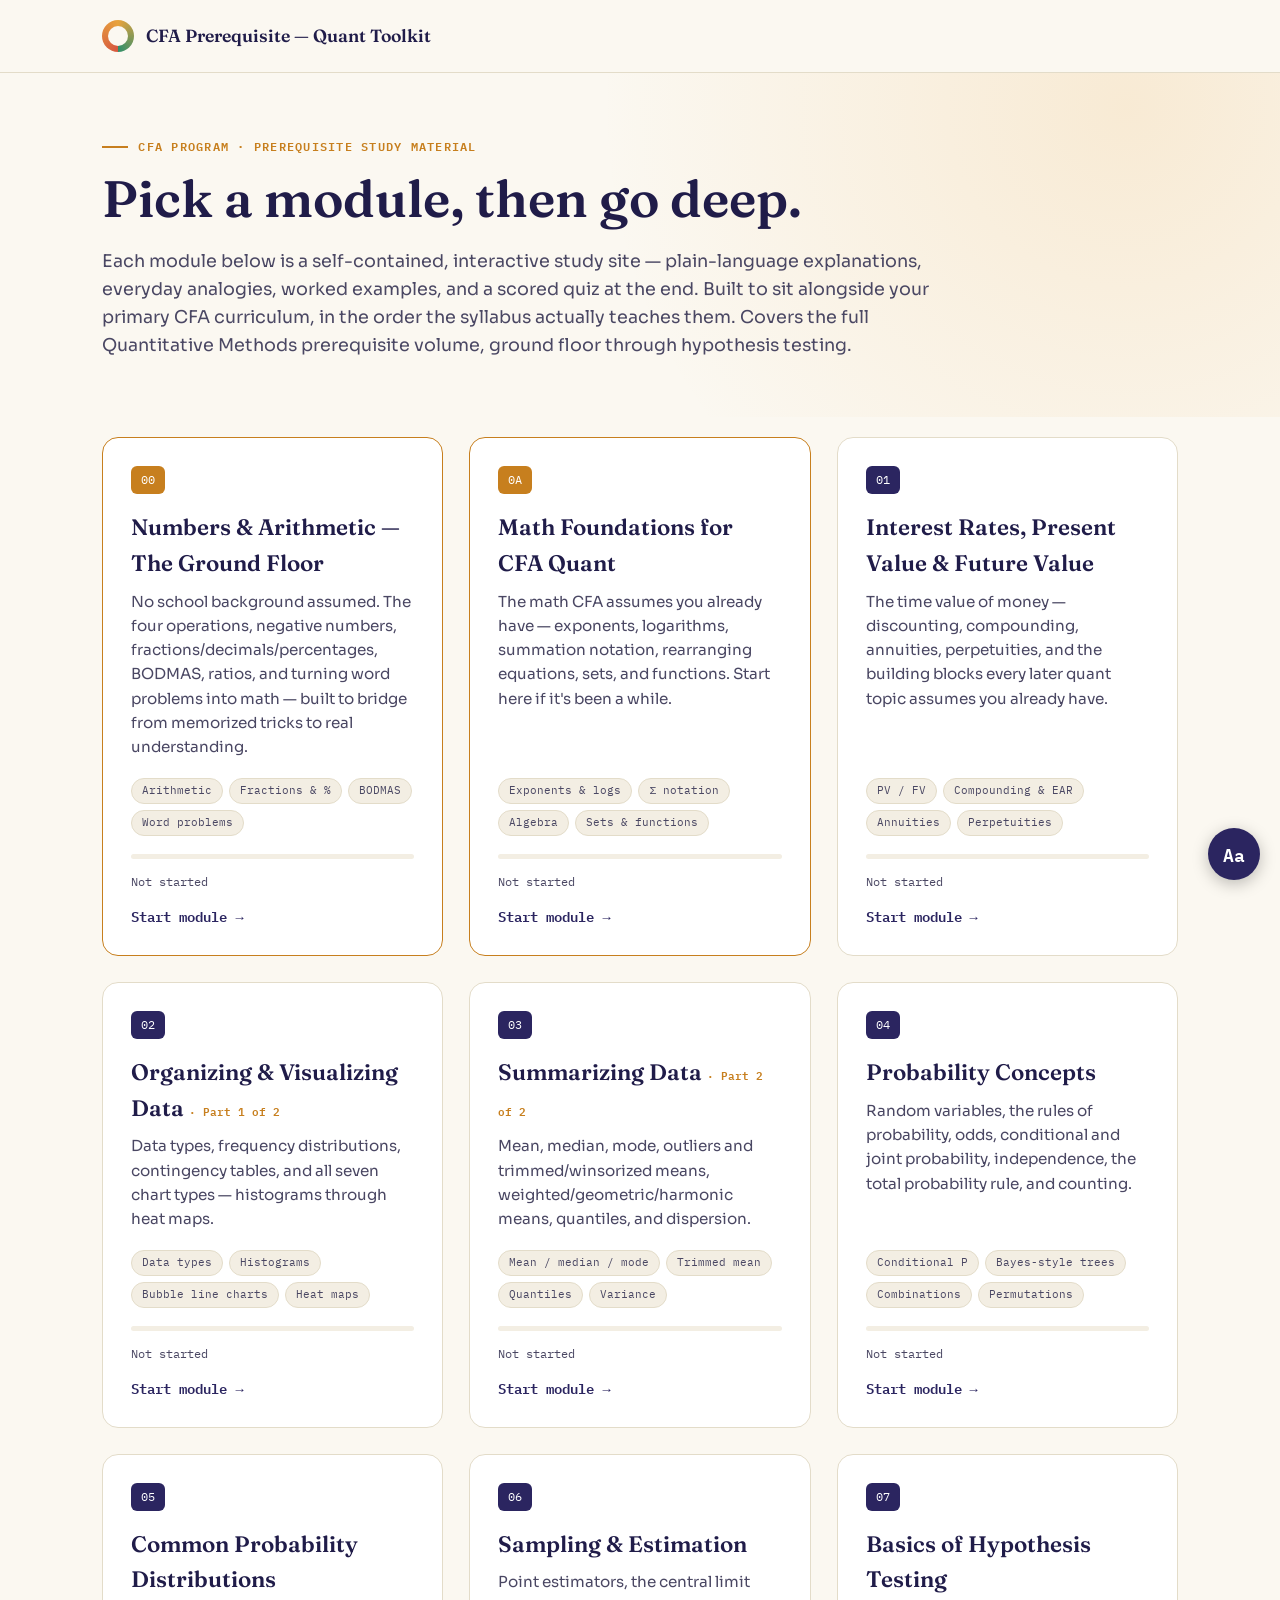
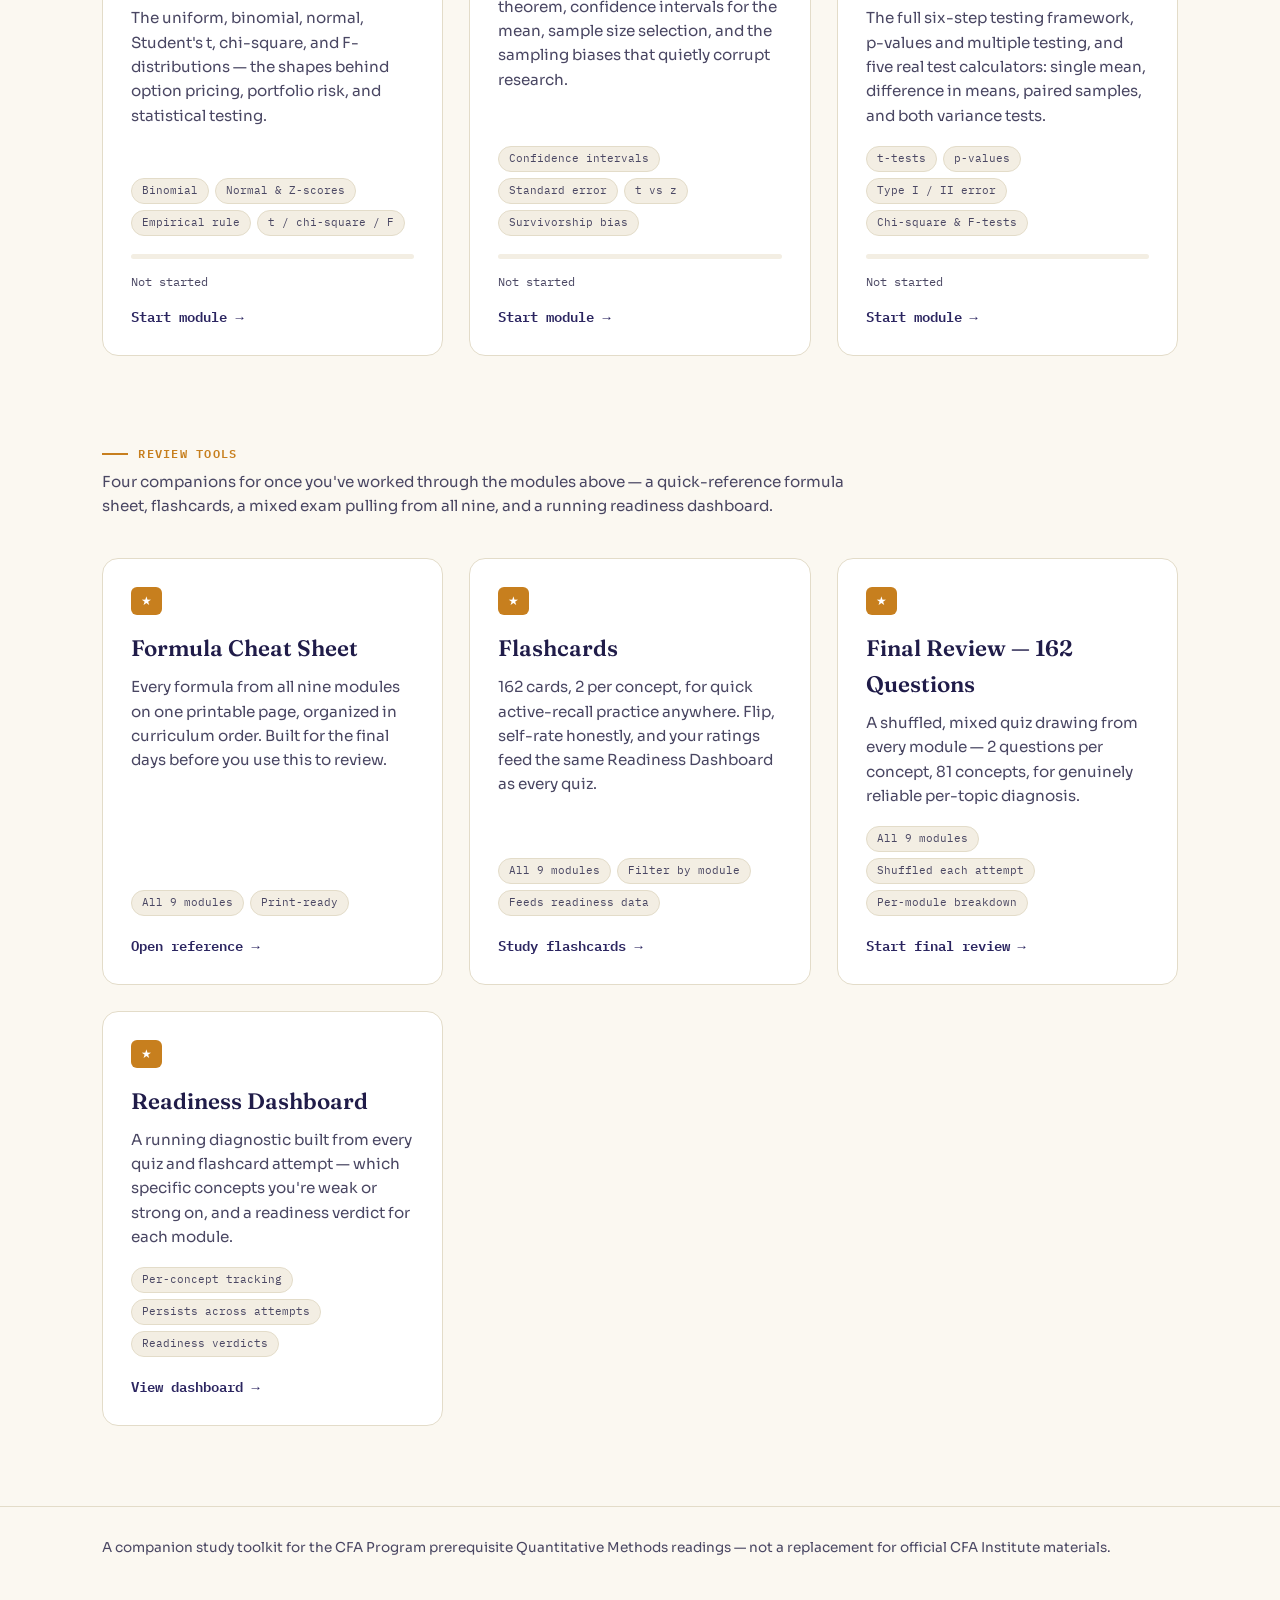
<file: index.html>
<!DOCTYPE html>
<html lang="en">
<head>
<meta charset="UTF-8">
<meta name="viewport" content="width=device-width, initial-scale=1.0">
<title>CFA Prerequisite · Quantitative Methods — Course Home</title>
<link rel="stylesheet" href="hub.css">
</head>
<body>

<div class="topbar">
  <span class="brand-mark"></span>
  <span class="brand-name">CFA Prerequisite — Quant Toolkit</span>
</div>

<header class="hub-hero">
  <div class="eyebrow">CFA Program · Prerequisite Study Material</div>
  <h1>Pick a module, then go deep.</h1>
  <p>Each module below is a self-contained, interactive study site — plain-language explanations, everyday analogies, worked examples, and a scored quiz at the end. Built to sit alongside your primary CFA curriculum, in the order the syllabus actually teaches them. Covers the full Quantitative Methods prerequisite volume, ground floor through hypothesis testing.</p>
</header>

<div class="cards">

  <a class="card" href="arithmetic/index.html" style="border-color:var(--amber-deep); border-width:1.5px;">
    <span class="card-num" style="background:var(--amber-deep);">00</span>
    <h2>Numbers &amp; Arithmetic — The Ground Floor</h2>
    <p>No school background assumed. The four operations, negative numbers, fractions/decimals/percentages, BODMAS, ratios, and turning word problems into math — built to bridge from memorized tricks to real understanding.</p>
    <div class="card-topics">
      <span>Arithmetic</span><span>Fractions &amp; %</span><span>BODMAS</span><span>Word problems</span>
    </div>
    <div class="card-progress-track"><div class="card-progress-fill" id="progress-arithmetic"></div></div>
    <div class="card-status" id="status-arithmetic">Not started</div>
    <div class="card-cta">Start module →</div>
  </a>

  <a class="card" href="foundations/index.html" style="border-color:var(--amber-deep); border-width:1.5px;">
    <span class="card-num" style="background:var(--amber-deep);">0A</span>
    <h2>Math Foundations for CFA Quant</h2>
    <p>The math CFA assumes you already have — exponents, logarithms, summation notation, rearranging equations, sets, and functions. Start here if it's been a while.</p>
    <div class="card-topics">
      <span>Exponents &amp; logs</span><span>Σ notation</span><span>Algebra</span><span>Sets &amp; functions</span>
    </div>
    <div class="card-progress-track"><div class="card-progress-fill" id="progress-foundations"></div></div>
    <div class="card-status" id="status-foundations">Not started</div>
    <div class="card-cta">Start module →</div>
  </a>

  <a class="card" href="interest-rates/index.html">
    <span class="card-num">01</span>
    <h2>Interest Rates, Present Value &amp; Future Value</h2>
    <p>The time value of money — discounting, compounding, annuities, perpetuities, and the building blocks every later quant topic assumes you already have.</p>
    <div class="card-topics">
      <span>PV / FV</span><span>Compounding &amp; EAR</span><span>Annuities</span><span>Perpetuities</span>
    </div>
    <div class="card-progress-track"><div class="card-progress-fill" id="progress-interest-rates"></div></div>
    <div class="card-status" id="status-interest-rates">Not started</div>
    <div class="card-cta">Start module →</div>
  </a>

  <a class="card" href="organizing-viz/index.html">
    <span class="card-num">02</span>
    <h2>Organizing &amp; Visualizing Data <span style="font-family:var(--font-mono); font-size:.7rem; color:var(--amber-deep); font-weight:600;">· Part 1 of 2</span></h2>
    <p>Data types, frequency distributions, contingency tables, and all seven chart types — histograms through heat maps.</p>
    <div class="card-topics">
      <span>Data types</span><span>Histograms</span><span>Bubble line charts</span><span>Heat maps</span>
    </div>
    <div class="card-progress-track"><div class="card-progress-fill" id="progress-organizing-viz"></div></div>
    <div class="card-status" id="status-organizing-viz">Not started</div>
    <div class="card-cta">Start module →</div>
  </a>

  <a class="card" href="summarizing-data/index.html">
    <span class="card-num">03</span>
    <h2>Summarizing Data <span style="font-family:var(--font-mono); font-size:.7rem; color:var(--amber-deep); font-weight:600;">· Part 2 of 2</span></h2>
    <p>Mean, median, mode, outliers and trimmed/winsorized means, weighted/geometric/harmonic means, quantiles, and dispersion.</p>
    <div class="card-topics">
      <span>Mean / median / mode</span><span>Trimmed mean</span><span>Quantiles</span><span>Variance</span>
    </div>
    <div class="card-progress-track"><div class="card-progress-fill" id="progress-summarizing-data"></div></div>
    <div class="card-status" id="status-summarizing-data">Not started</div>
    <div class="card-cta">Start module →</div>
  </a>

  <a class="card" href="probability-concepts/index.html">
    <span class="card-num">04</span>
    <h2>Probability Concepts</h2>
    <p>Random variables, the rules of probability, odds, conditional and joint probability, independence, the total probability rule, and counting.</p>
    <div class="card-topics">
      <span>Conditional P</span><span>Bayes-style trees</span><span>Combinations</span><span>Permutations</span>
    </div>
    <div class="card-progress-track"><div class="card-progress-fill" id="progress-probability-concepts"></div></div>
    <div class="card-status" id="status-probability-concepts">Not started</div>
    <div class="card-cta">Start module →</div>
  </a>

  <a class="card" href="distributions/index.html">
    <span class="card-num">05</span>
    <h2>Common Probability Distributions</h2>
    <p>The uniform, binomial, normal, Student's t, chi-square, and F-distributions — the shapes behind option pricing, portfolio risk, and statistical testing.</p>
    <div class="card-topics">
      <span>Binomial</span><span>Normal &amp; Z-scores</span><span>Empirical rule</span><span>t / chi-square / F</span>
    </div>
    <div class="card-progress-track"><div class="card-progress-fill" id="progress-distributions"></div></div>
    <div class="card-status" id="status-distributions">Not started</div>
    <div class="card-cta">Start module →</div>
  </a>

  <a class="card" href="sampling/index.html">
    <span class="card-num">06</span>
    <h2>Sampling &amp; Estimation</h2>
    <p>Point estimators, the central limit theorem, confidence intervals for the mean, sample size selection, and the sampling biases that quietly corrupt research.</p>
    <div class="card-topics">
      <span>Confidence intervals</span><span>Standard error</span><span>t vs z</span><span>Survivorship bias</span>
    </div>
    <div class="card-progress-track"><div class="card-progress-fill" id="progress-sampling"></div></div>
    <div class="card-status" id="status-sampling">Not started</div>
    <div class="card-cta">Start module →</div>
  </a>

  <a class="card" href="hypothesis-testing/index.html">
    <span class="card-num">07</span>
    <h2>Basics of Hypothesis Testing</h2>
    <p>The full six-step testing framework, p-values and multiple testing, and five real test calculators: single mean, difference in means, paired samples, and both variance tests.</p>
    <div class="card-topics">
      <span>t-tests</span><span>p-values</span><span>Type I / II error</span><span>Chi-square &amp; F-tests</span>
    </div>
    <div class="card-progress-track"><div class="card-progress-fill" id="progress-hypothesis-testing"></div></div>
    <div class="card-status" id="status-hypothesis-testing">Not started</div>
    <div class="card-cta">Start module →</div>
  </a>

</div>

<div style="padding:8px 8vw 0;">
  <div class="eyebrow" style="margin-bottom:6px;">Review Tools</div>
  <p style="color:var(--ink-soft); font-size:.95rem; margin:0 0 20px; max-width:70ch;">Four companions for once you've worked through the modules above — a quick-reference formula sheet, flashcards, a mixed exam pulling from all nine, and a running readiness dashboard.</p>
</div>

<div class="cards">

  <a class="card" href="formula-sheet/index.html">
    <span class="card-num" style="background:var(--amber-deep);">★</span>
    <h2>Formula Cheat Sheet</h2>
    <p>Every formula from all nine modules on one printable page, organized in curriculum order. Built for the final days before you use this to review.</p>
    <div class="card-topics">
      <span>All 9 modules</span><span>Print-ready</span>
    </div>
    <div class="card-cta">Open reference →</div>
  </a>

  <a class="card" href="flashcards/index.html">
    <span class="card-num" style="background:var(--amber-deep);">★</span>
    <h2>Flashcards</h2>
    <p>162 cards, 2 per concept, for quick active-recall practice anywhere. Flip, self-rate honestly, and your ratings feed the same Readiness Dashboard as every quiz.</p>
    <div class="card-topics">
      <span>All 9 modules</span><span>Filter by module</span><span>Feeds readiness data</span>
    </div>
    <div class="card-cta">Study flashcards →</div>
  </a>

  <a class="card" href="final-review/index.html">
    <span class="card-num" style="background:var(--amber-deep);">★</span>
    <h2>Final Review — 162 Questions</h2>
    <p>A shuffled, mixed quiz drawing from every module — 2 questions per concept, 81 concepts, for genuinely reliable per-topic diagnosis.</p>
    <div class="card-topics">
      <span>All 9 modules</span><span>Shuffled each attempt</span><span>Per-module breakdown</span>
    </div>
    <div class="card-cta">Start final review →</div>
  </a>

  <a class="card" href="readiness/index.html">
    <span class="card-num" style="background:var(--amber-deep);">★</span>
    <h2>Readiness Dashboard</h2>
    <p>A running diagnostic built from every quiz and flashcard attempt — which specific concepts you're weak or strong on, and a readiness verdict for each module.</p>
    <div class="card-topics">
      <span>Per-concept tracking</span><span>Persists across attempts</span><span>Readiness verdicts</span>
    </div>
    <div class="card-cta">View dashboard →</div>
  </a>

</div>

<footer class="footer">
  A companion study toolkit for the CFA Program prerequisite Quantitative Methods readings — not a replacement for official CFA Institute materials.
</footer>

<script>
  // Reflect per-module progress (written by each module's own script) on the hub cards.
  ['arithmetic','foundations','interest-rates','organizing-viz','summarizing-data','probability-concepts','distributions','sampling','hypothesis-testing'].forEach(id => {
    try {
      const pct = parseInt(localStorage.getItem('cfa-progress-' + id) || '0', 10);
      const fill = document.getElementById('progress-' + id);
      const status = document.getElementById('status-' + id);
      if (fill) fill.style.width = pct + '%';
      if (status) status.textContent = pct === 0 ? 'Not started' : (pct >= 100 ? 'Complete' : pct + '% complete');
    } catch(e) {}
  });
</script>

<script src="accessibility.js"></script>
</body>
</html>
</file>
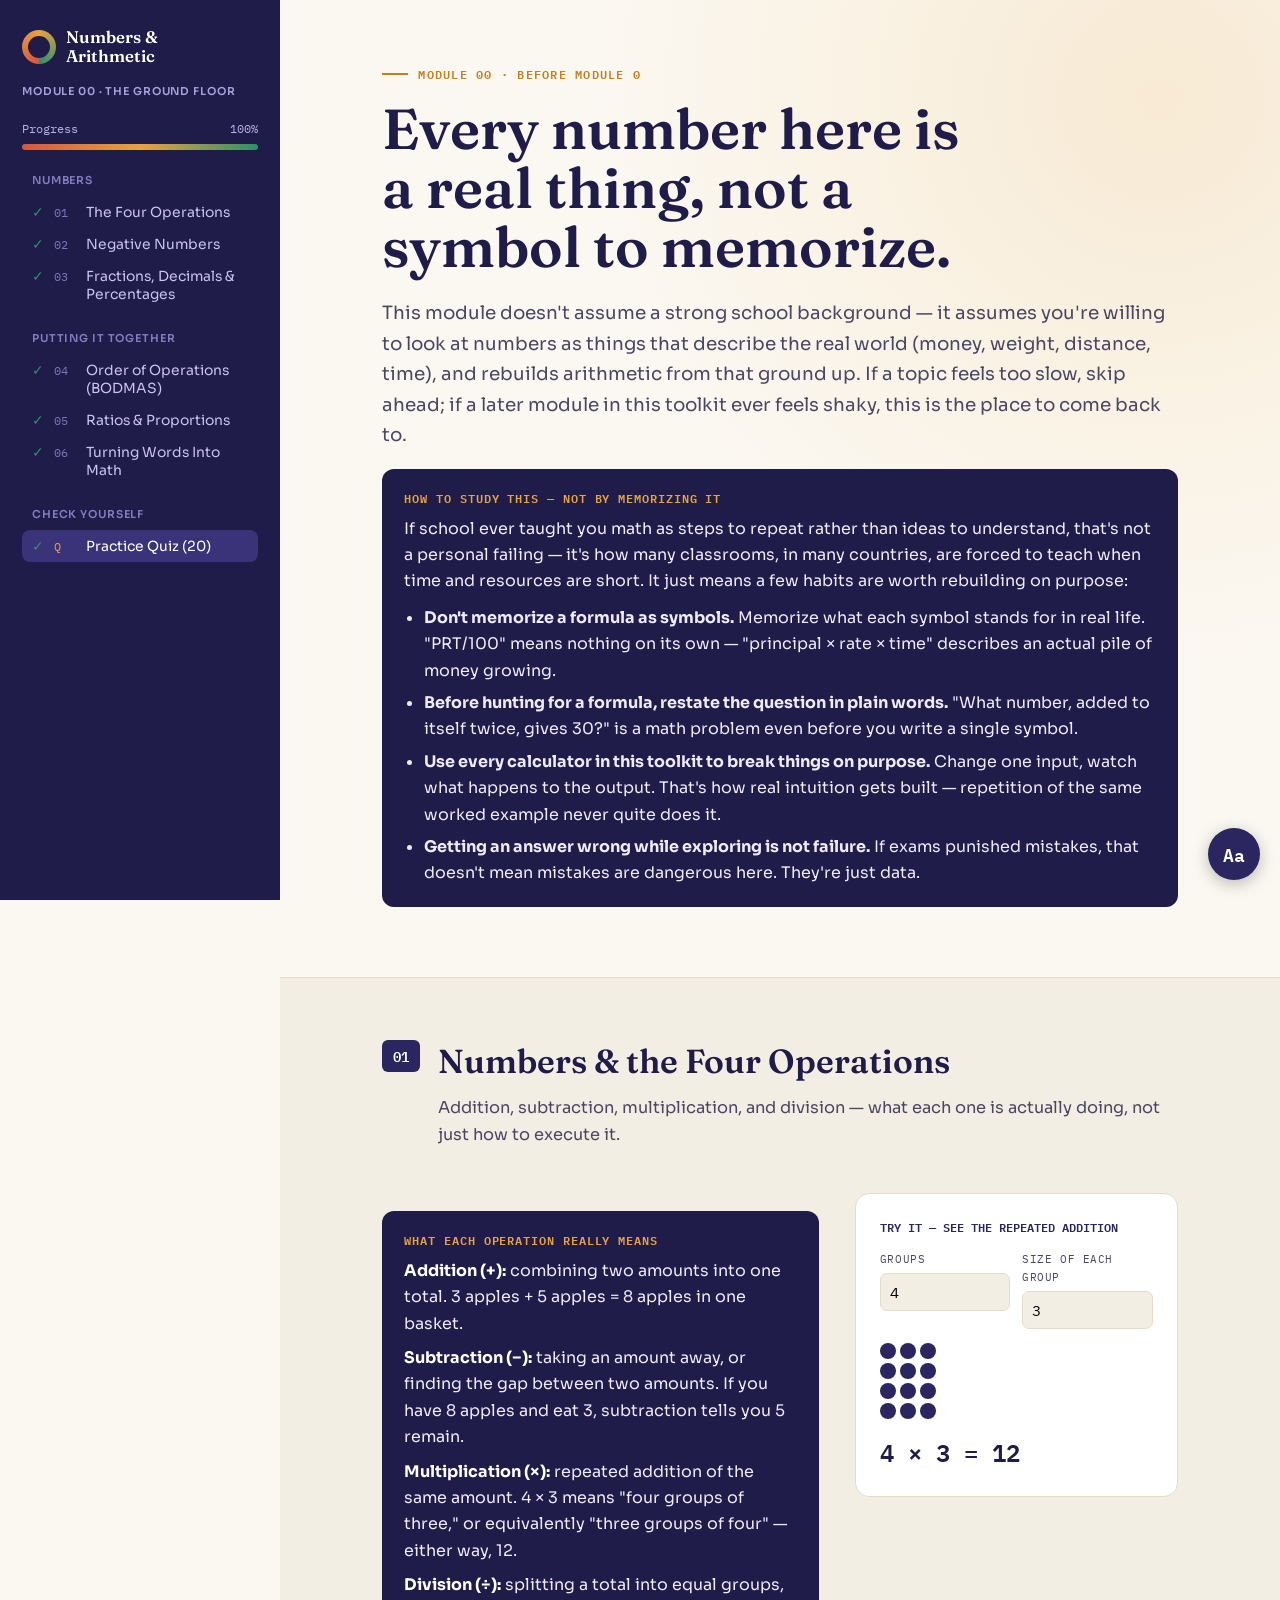
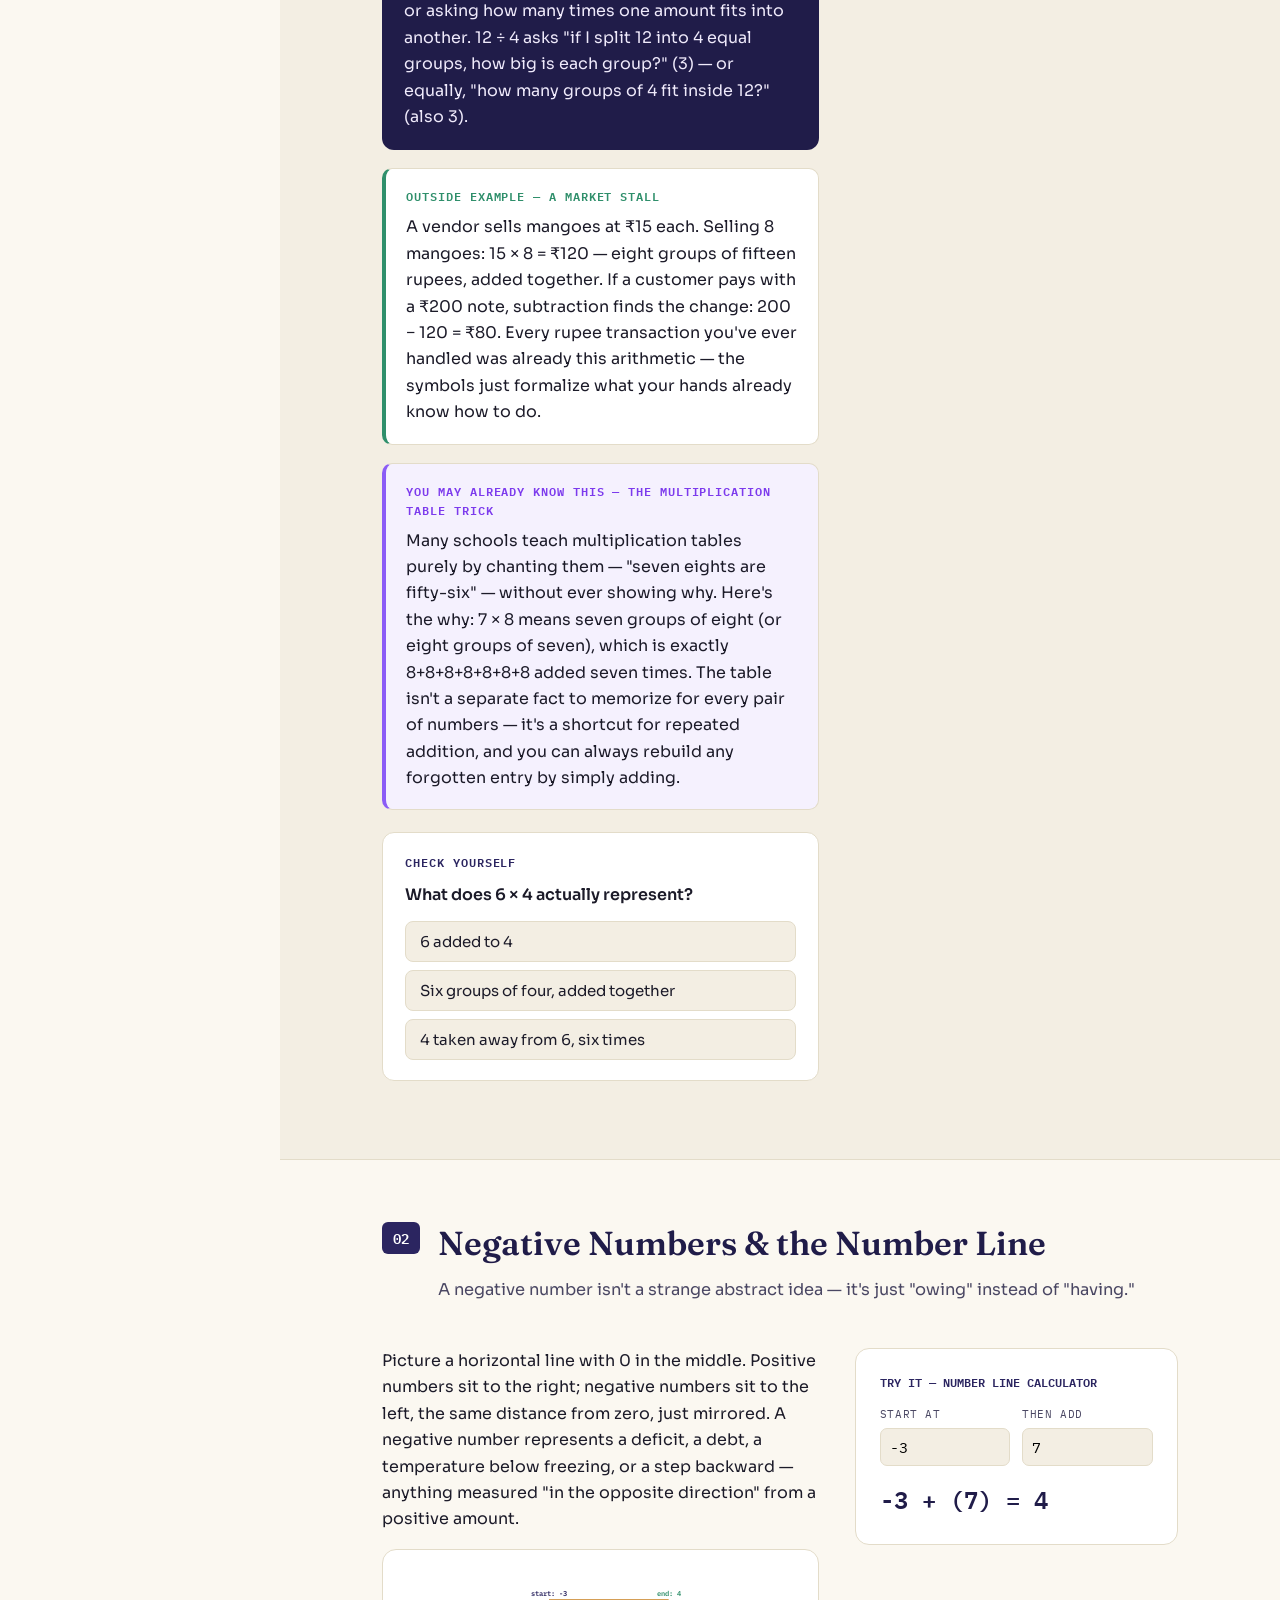
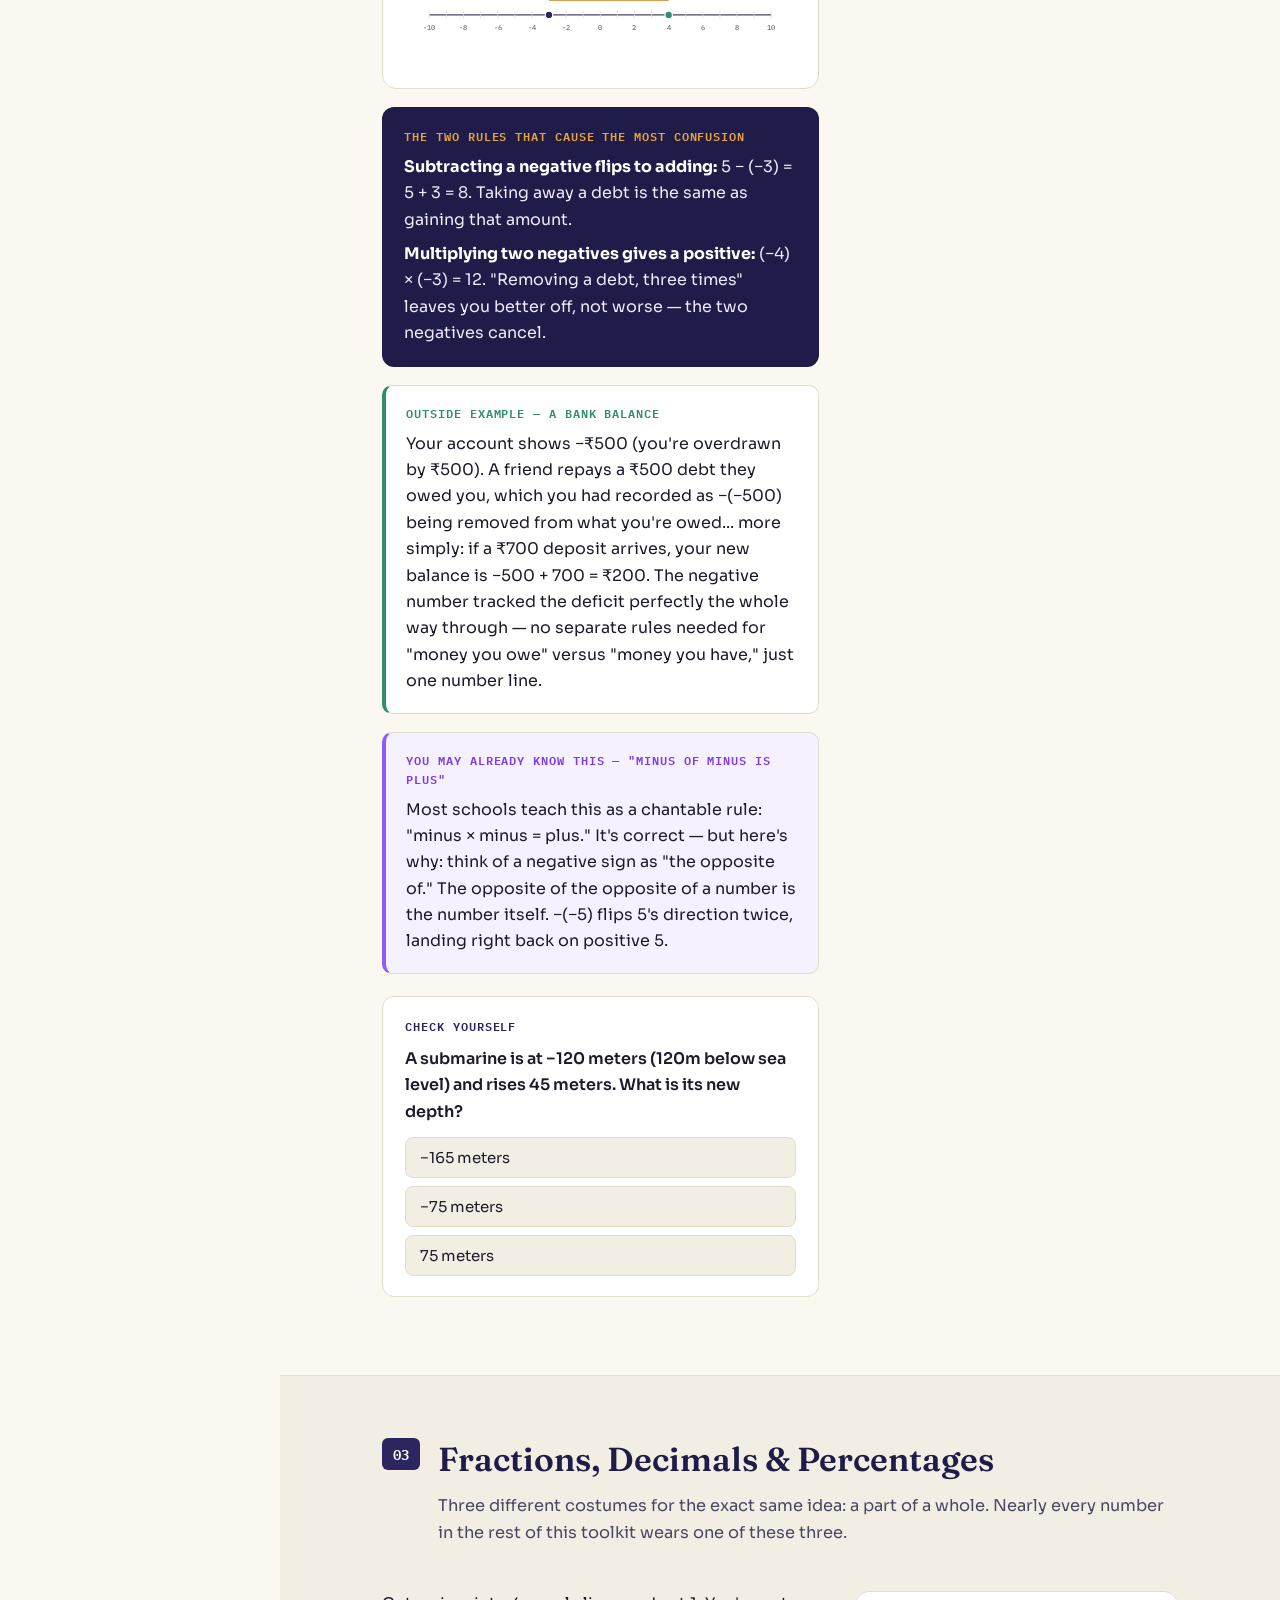
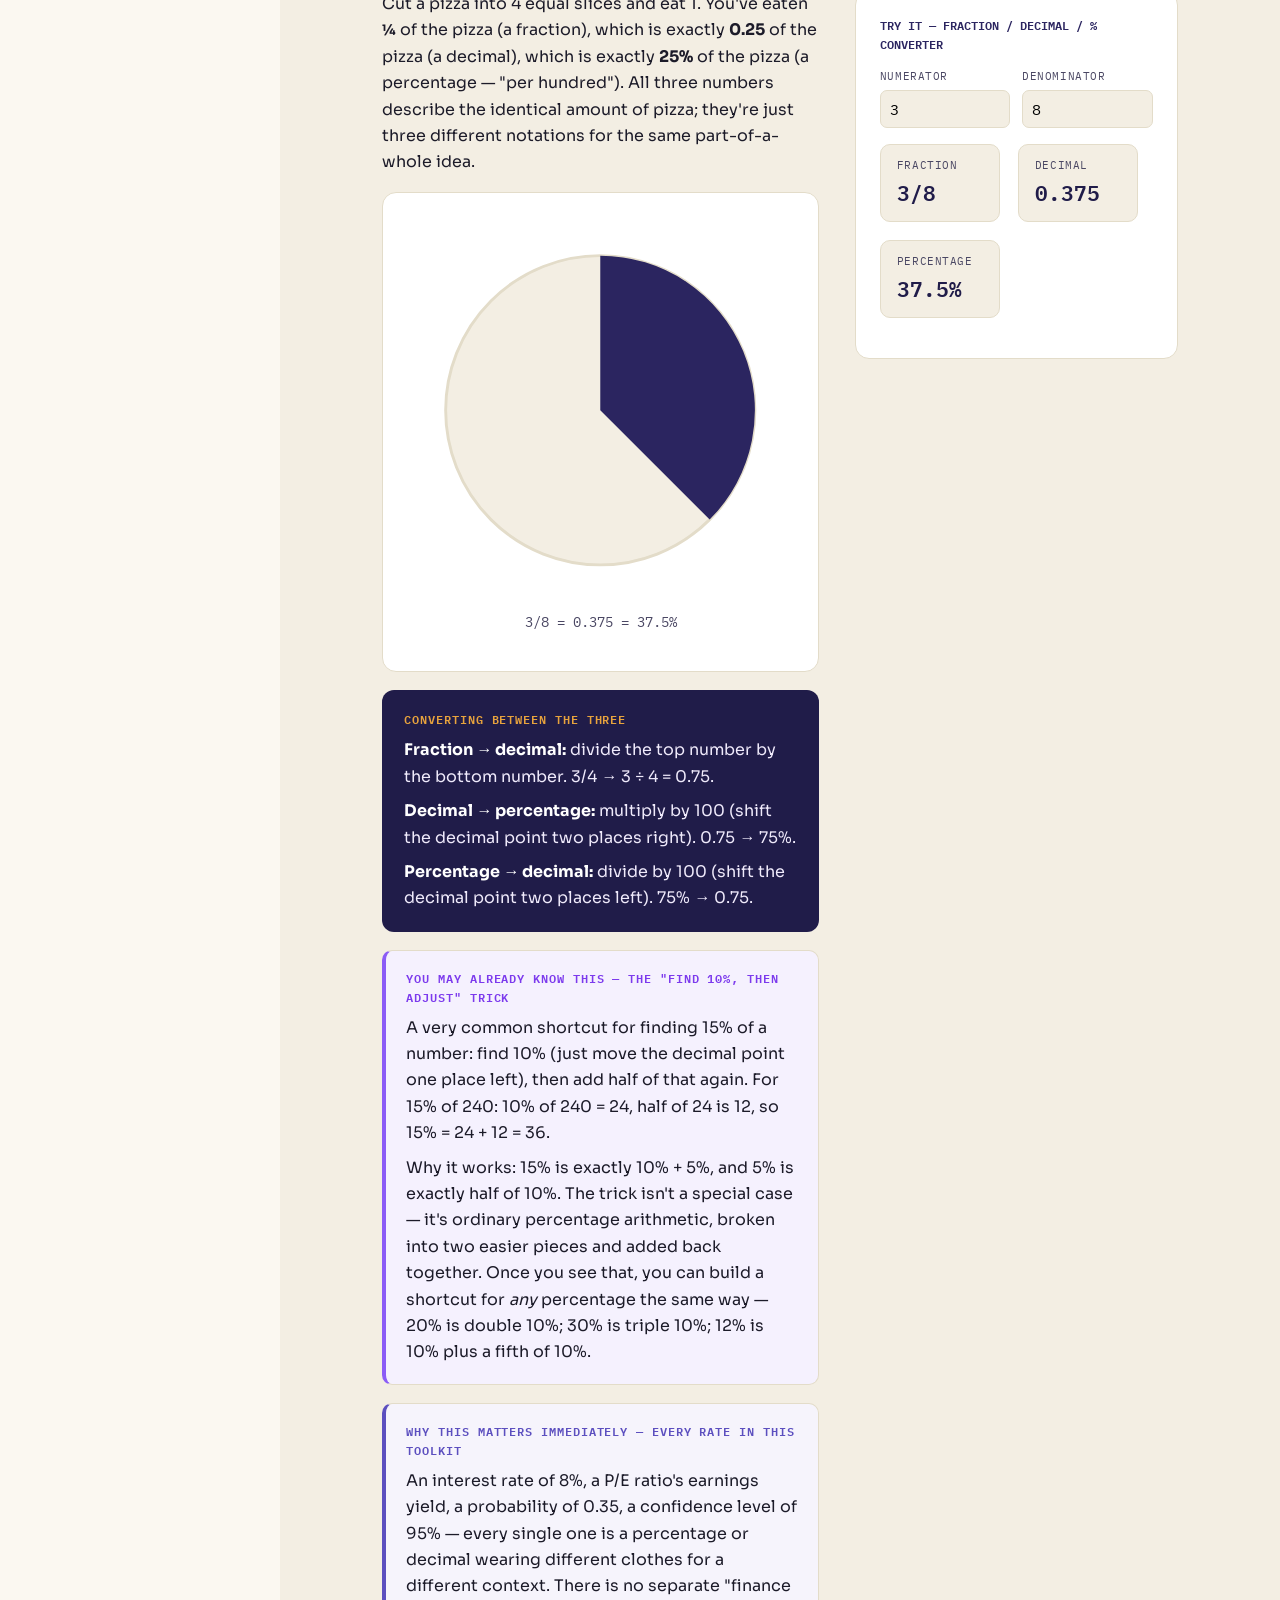
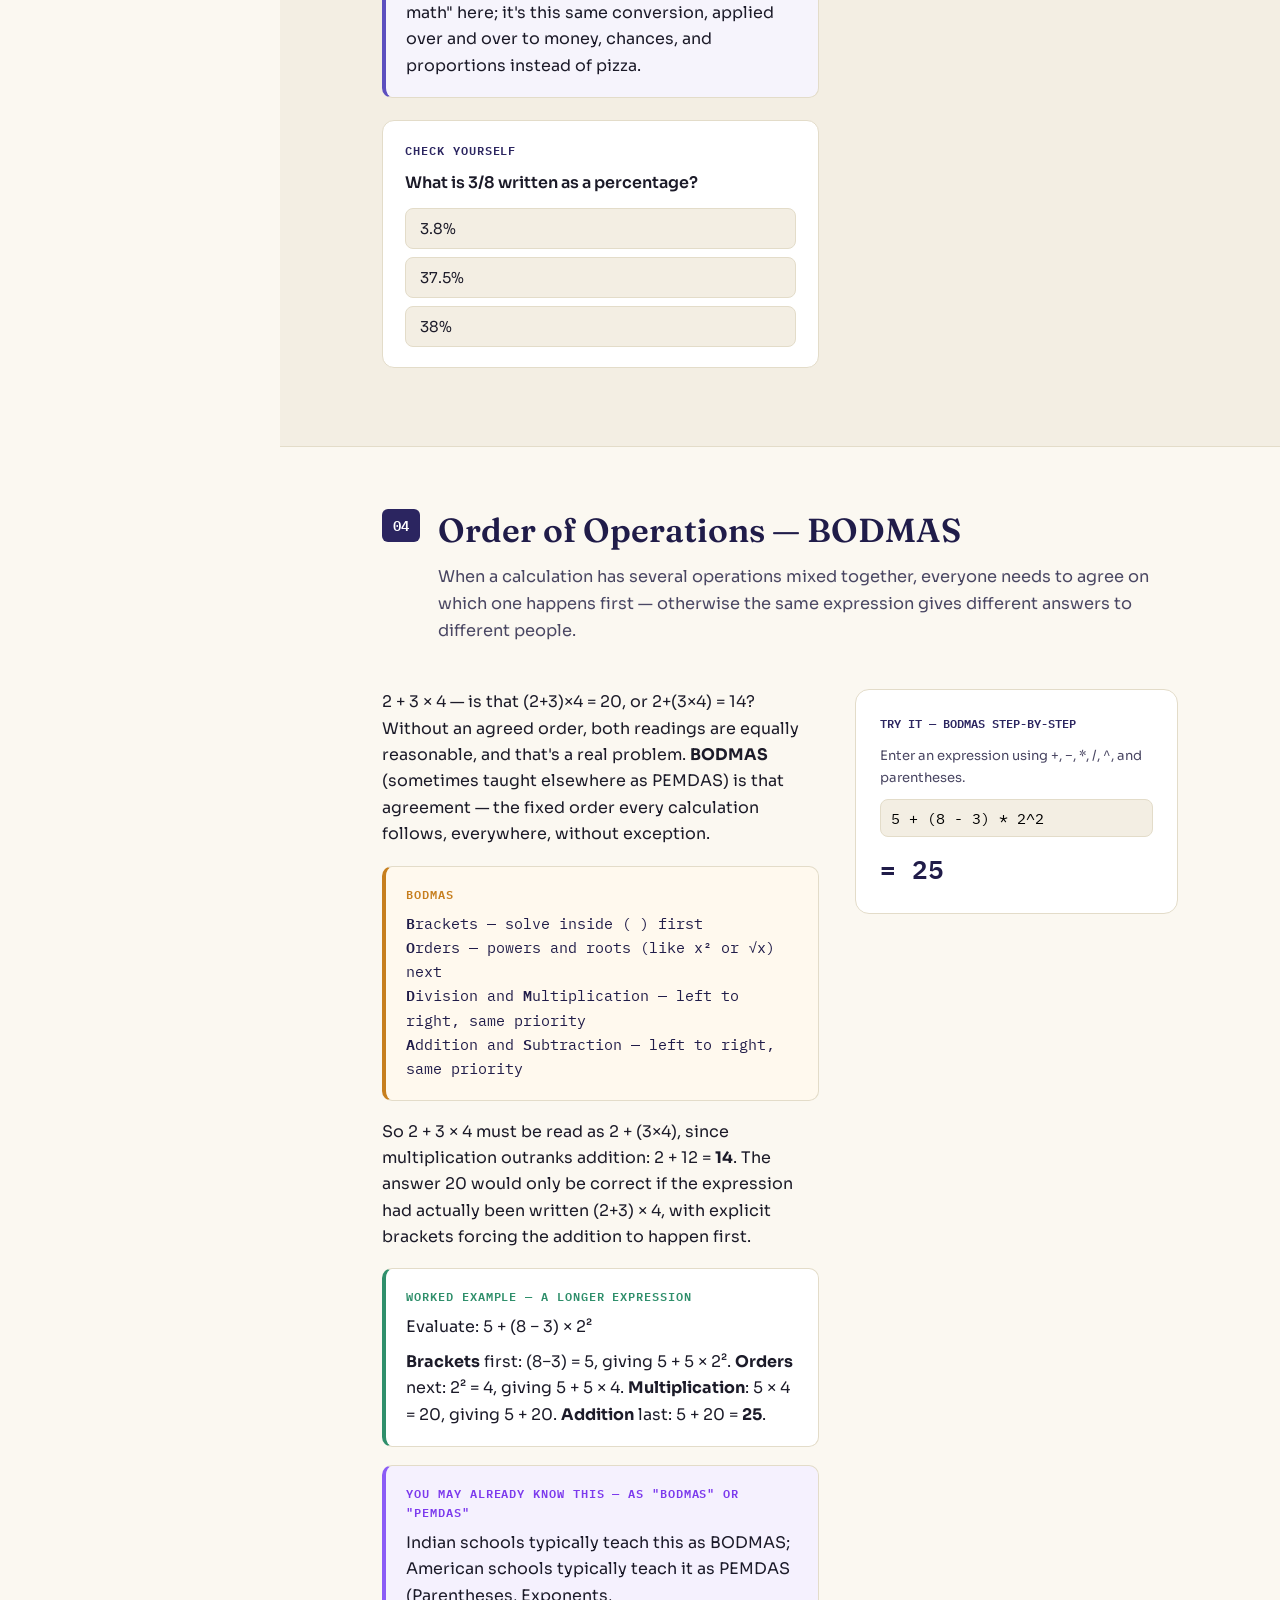
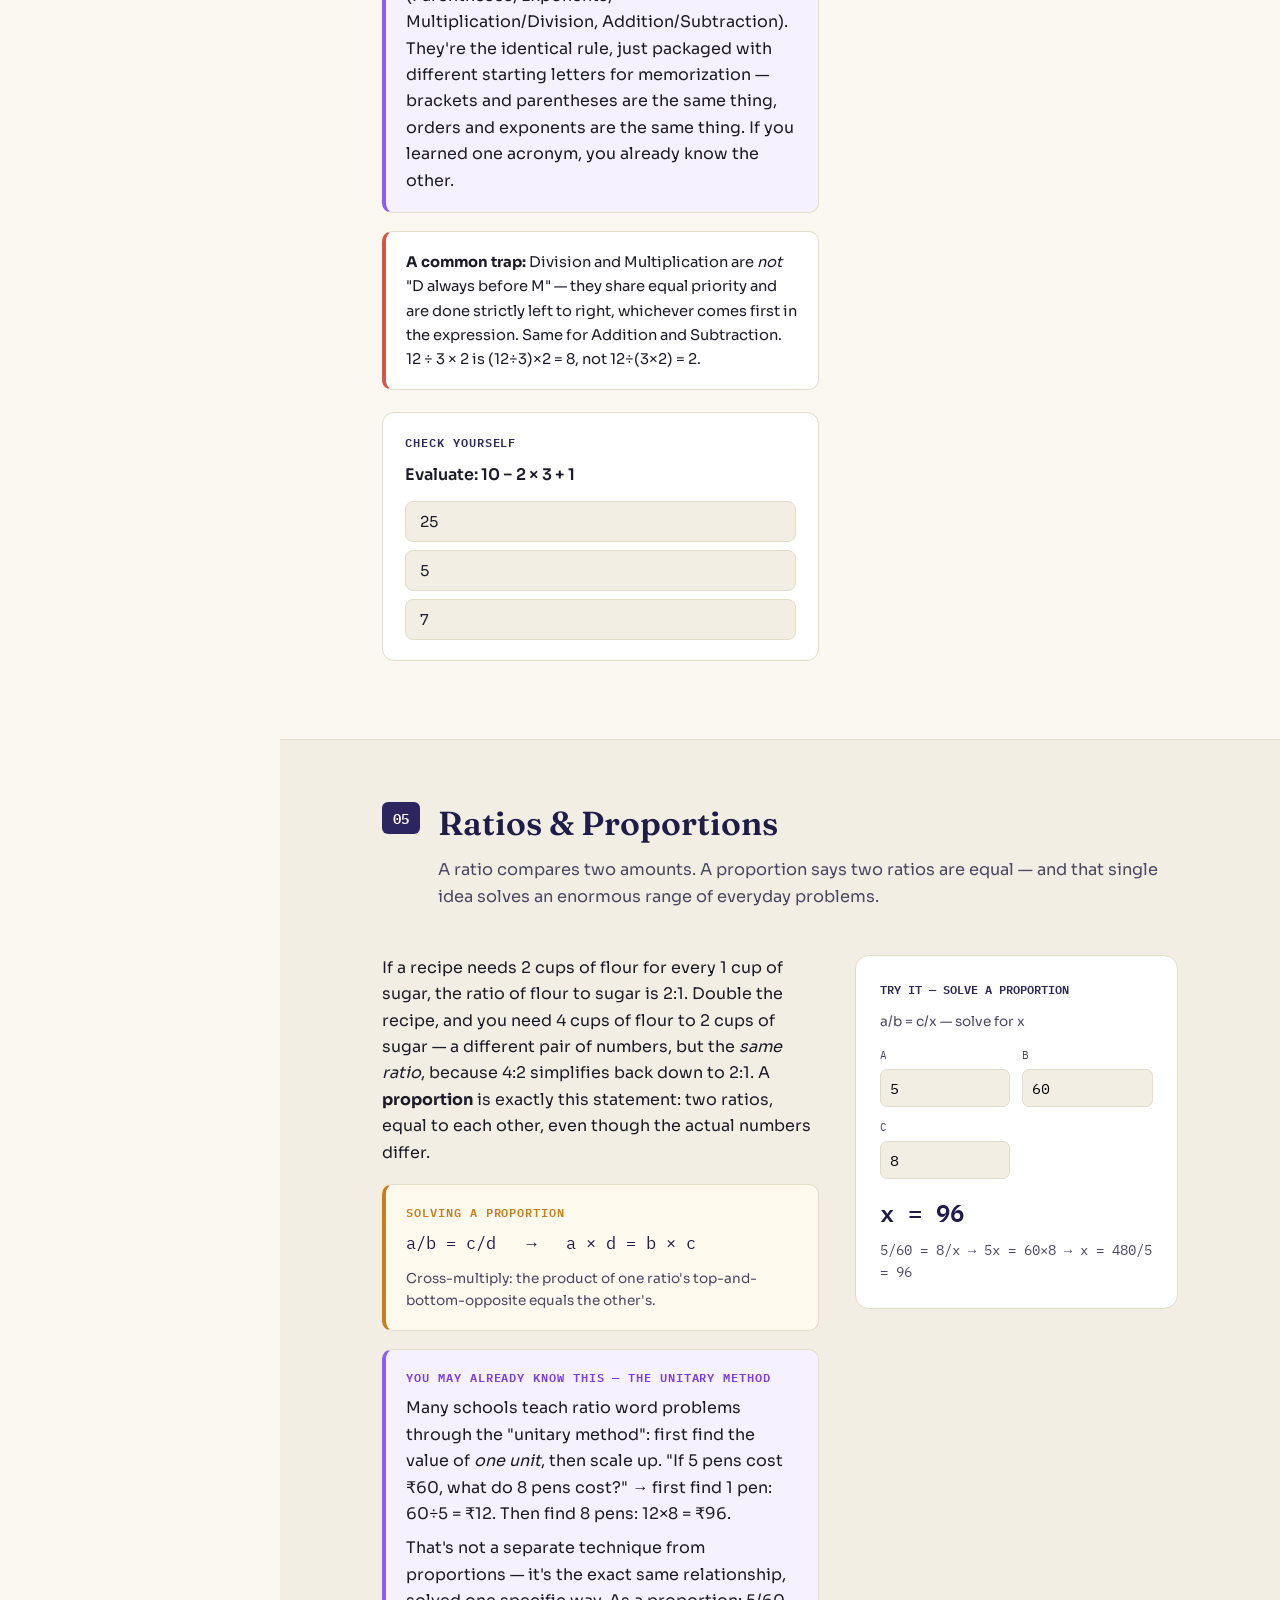
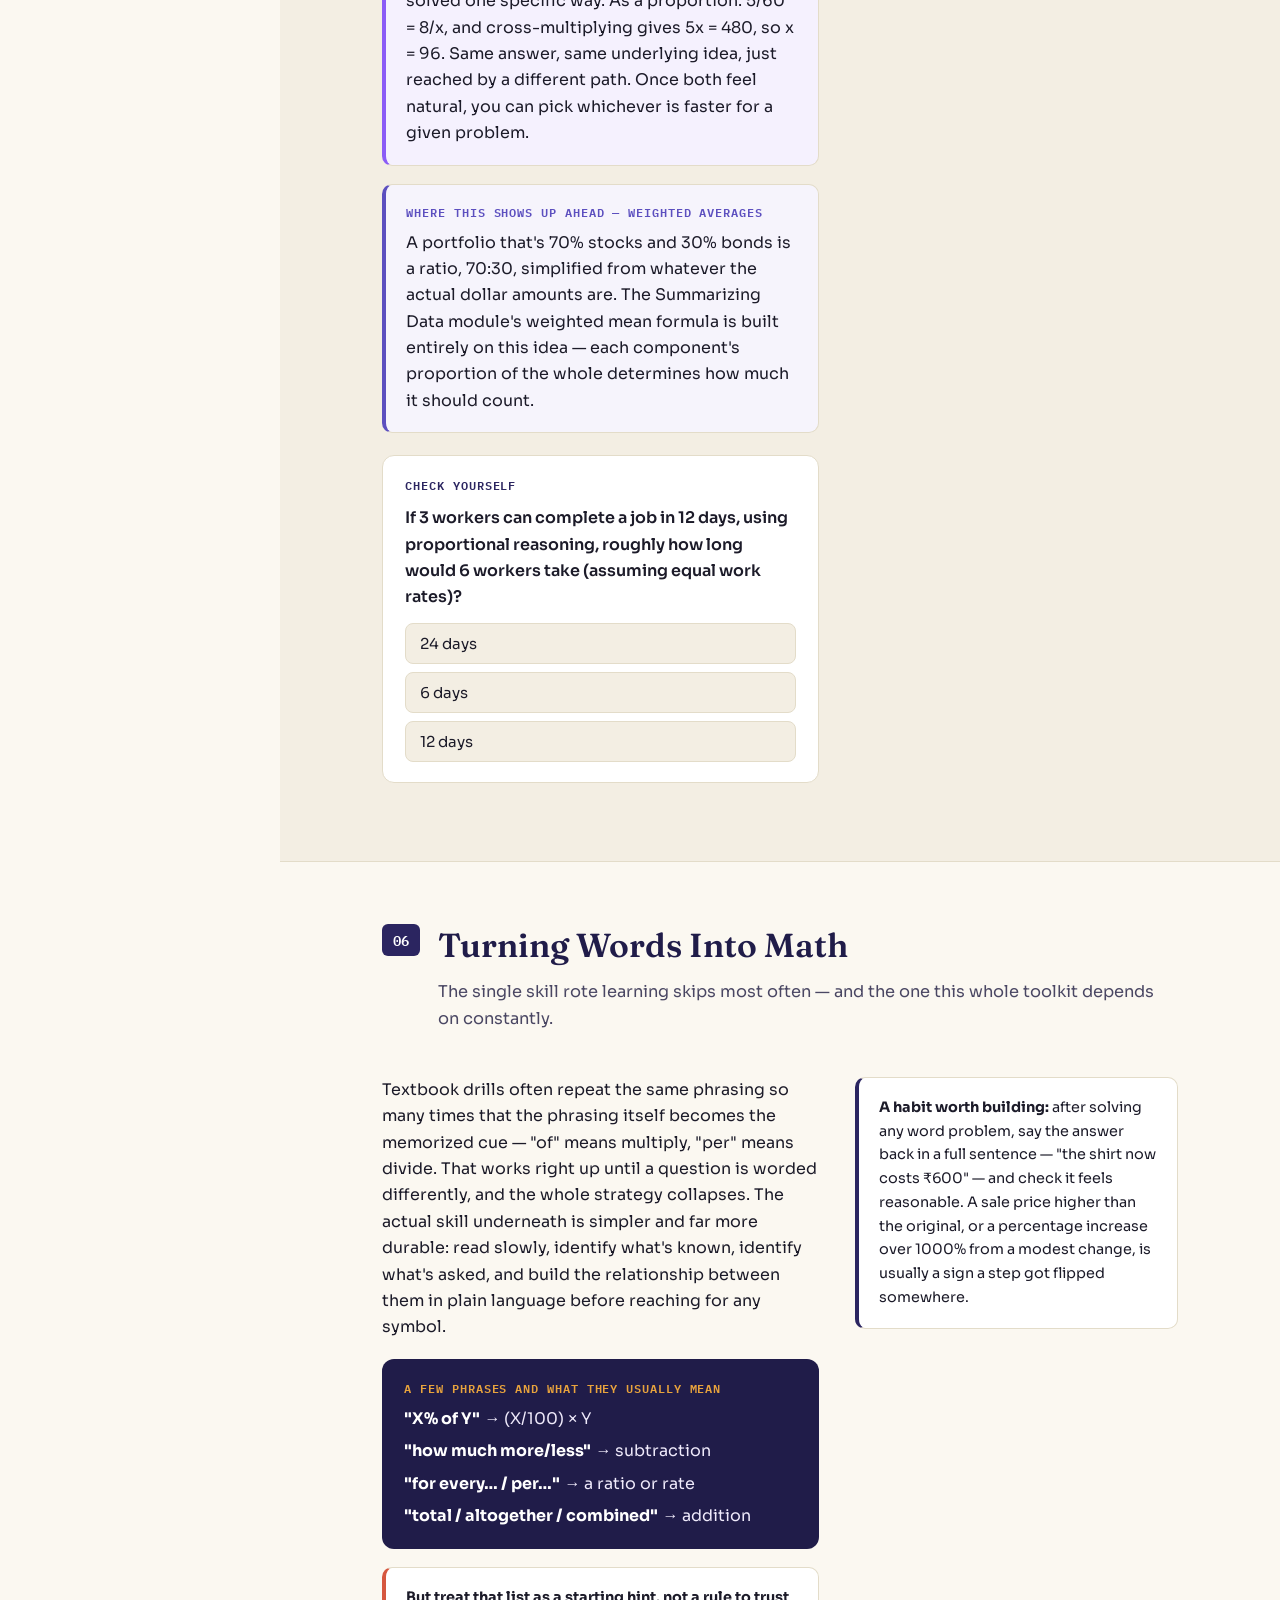
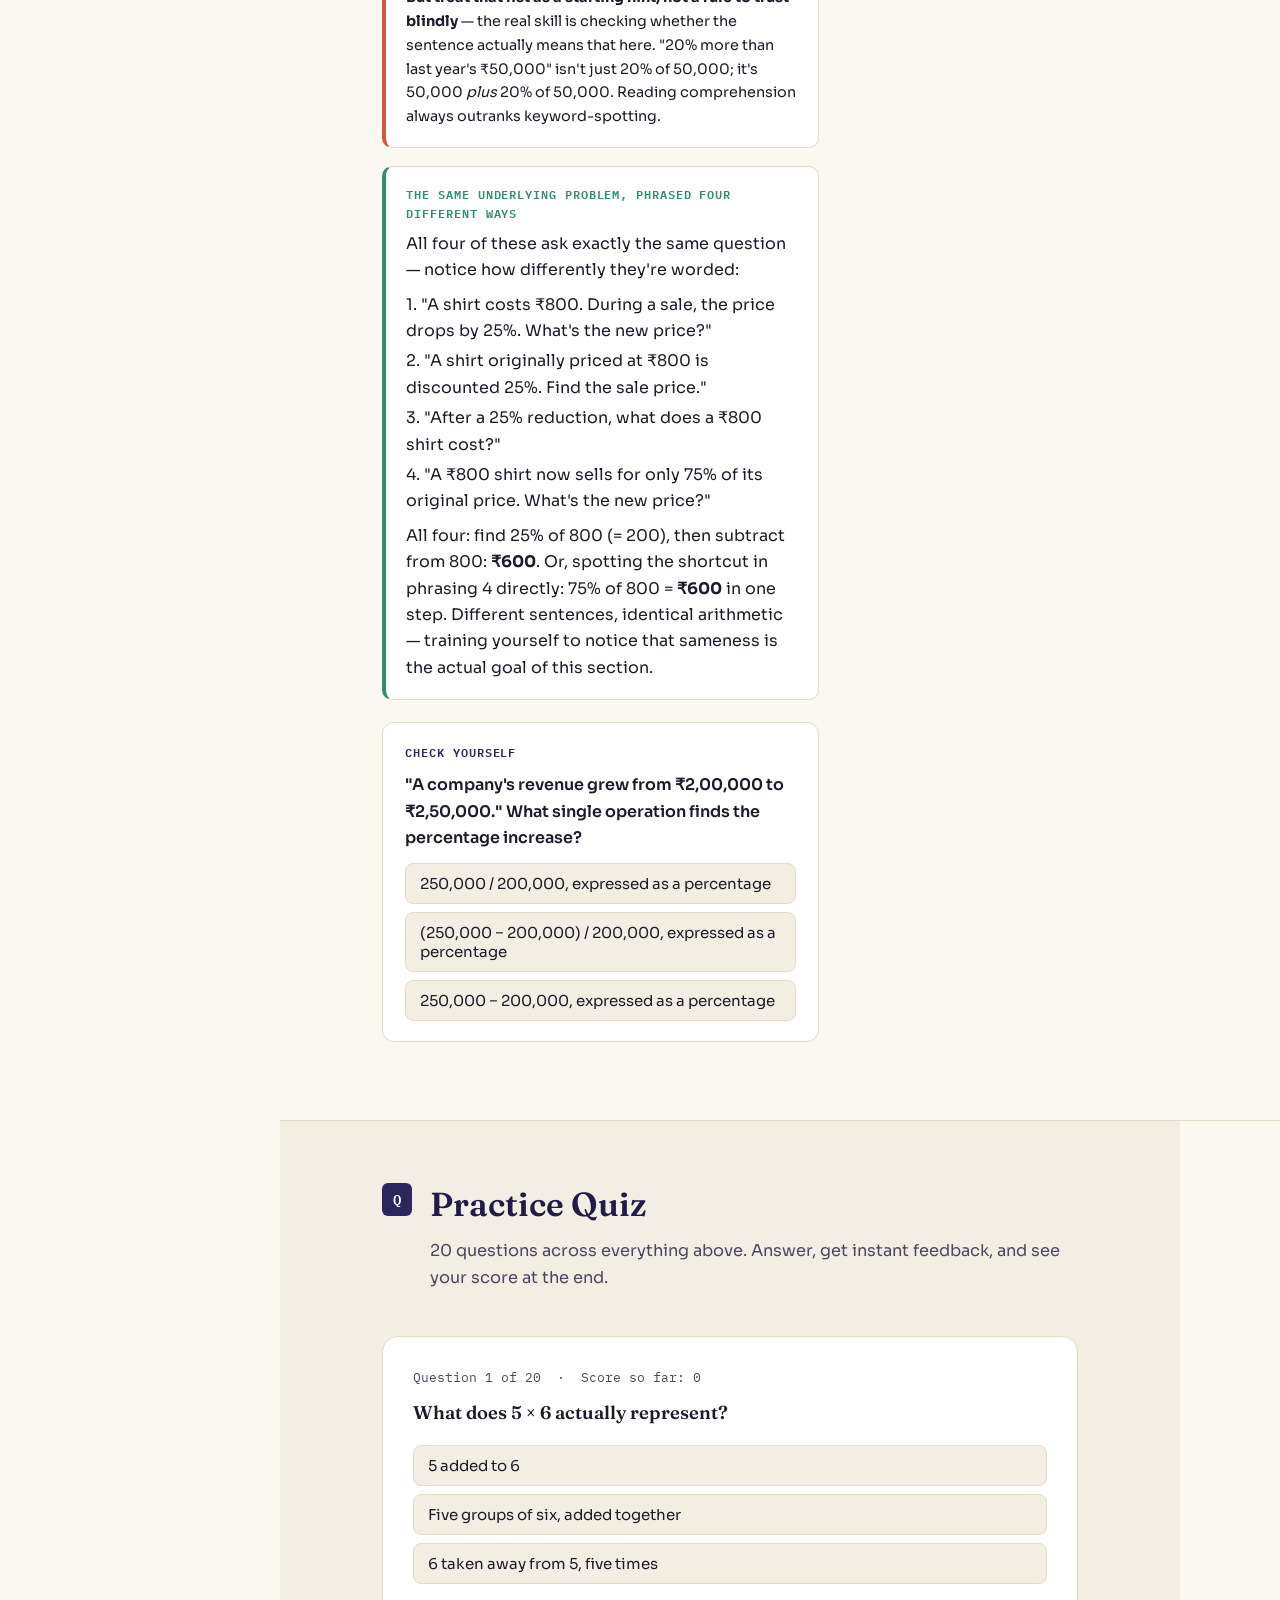
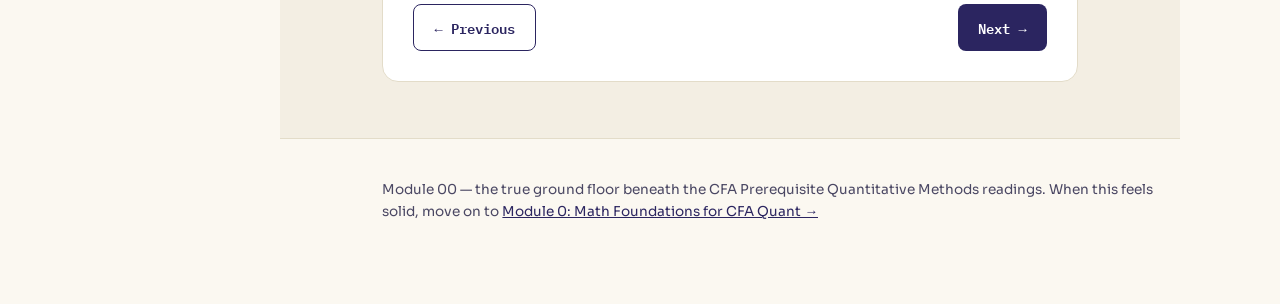
<file: arithmetic/index.html>
<!DOCTYPE html>
<html lang="en">
<head>
<meta charset="UTF-8">
<meta name="viewport" content="width=device-width, initial-scale=1.0">
<title>Numbers &amp; Arithmetic — CFA Prerequisite Quant Toolkit</title>
<link rel="stylesheet" href="styles.css">
</head>
<body>

<div class="mobile-bar">
  <strong style="font-family:var(--font-display)">1, 2, 3 →</strong>
  <button id="sidebarToggle">Menu</button>
</div>

<div class="app">

  <!-- ============ SIDEBAR ============ -->
  <nav class="sidebar" id="sidebar">
    <a href="../index.html" class="brand">
      <span class="brand-mark"></span>
      <span class="brand-name">Numbers &amp;<br>Arithmetic</span>
    </a>
    <div class="brand-sub">Module 00 · The Ground Floor</div>

    <div class="progress-wrap">
      <div class="progress-label"><span>Progress</span><span id="progressPct">0%</span></div>
      <div class="progress-track"><div class="progress-fill" id="progressFill"></div></div>
    </div>

    <div class="toc-group-label">Numbers</div>
    <ul class="toc">
      <li><a href="#sec-operations" data-sec="sec-operations"><span class="num">01</span>The Four Operations</a></li>
      <li><a href="#sec-negatives" data-sec="sec-negatives"><span class="num">02</span>Negative Numbers</a></li>
      <li><a href="#sec-fractions" data-sec="sec-fractions"><span class="num">03</span>Fractions, Decimals &amp; Percentages</a></li>
    </ul>

    <div class="toc-group-label">Putting It Together</div>
    <ul class="toc">
      <li><a href="#sec-bodmas" data-sec="sec-bodmas"><span class="num">04</span>Order of Operations (BODMAS)</a></li>
      <li><a href="#sec-ratios" data-sec="sec-ratios"><span class="num">05</span>Ratios &amp; Proportions</a></li>
      <li><a href="#sec-wordproblems" data-sec="sec-wordproblems"><span class="num">06</span>Turning Words Into Math</a></li>
    </ul>

    <div class="toc-group-label">Check Yourself</div>
    <ul class="toc">
      <li><a href="#sec-quiz" data-sec="sec-quiz"><span class="num">Q</span>Practice Quiz (20)</a></li>
    </ul>
  </nav>

  <!-- ============ MAIN ============ -->
  <main id="top">

    <header class="hero">
      <div class="eyebrow">Module 00 · Before Module 0</div>
      <h1>Every number here is a real thing, not a symbol to memorize.</h1>
      <p class="lede">This module doesn't assume a strong school background — it assumes you're willing to look at numbers as things that describe the real world (money, weight, distance, time), and rebuilds arithmetic from that ground up. If a topic feels too slow, skip ahead; if a later module in this toolkit ever feels shaky, this is the place to come back to.</p>

      <div class="study-tip">
        <div class="label">How to study this — not by memorizing it</div>
        <p style="margin:0 0 10px;">If school ever taught you math as steps to repeat rather than ideas to understand, that's not a personal failing — it's how many classrooms, in many countries, are forced to teach when time and resources are short. It just means a few habits are worth rebuilding on purpose:</p>
        <ul style="margin:0; padding-left:20px;">
          <li style="margin-bottom:6px;"><strong>Don't memorize a formula as symbols.</strong> Memorize what each symbol stands for in real life. "PRT/100" means nothing on its own — "principal × rate × time" describes an actual pile of money growing.</li>
          <li style="margin-bottom:6px;"><strong>Before hunting for a formula, restate the question in plain words.</strong> "What number, added to itself twice, gives 30?" is a math problem even before you write a single symbol.</li>
          <li style="margin-bottom:6px;"><strong>Use every calculator in this toolkit to break things on purpose.</strong> Change one input, watch what happens to the output. That's how real intuition gets built — repetition of the same worked example never quite does it.</li>
          <li style="margin:0;"><strong>Getting an answer wrong while exploring is not failure.</strong> If exams punished mistakes, that doesn't mean mistakes are dangerous here. They're just data.</li>
        </ul>
      </div>
    </header>

    <!-- =========================================================
         01 THE FOUR OPERATIONS
    ========================================================== -->
    <section class="section" id="sec-operations">
      <div class="section-head">
        <span class="section-tag">01</span>
        <div>
          <h2>Numbers &amp; the Four Operations</h2>
          <p class="subhead">Addition, subtraction, multiplication, and division — what each one is actually doing, not just how to execute it.</p>
        </div>
      </div>
      <div class="content-grid">
        <div>
          <div class="definition">
            <div class="label">What each operation really means</div>
            <p style="margin-bottom:8px;"><strong>Addition (+):</strong> combining two amounts into one total. 3 apples + 5 apples = 8 apples in one basket.</p>
            <p style="margin-bottom:8px;"><strong>Subtraction (−):</strong> taking an amount away, or finding the gap between two amounts. If you have 8 apples and eat 3, subtraction tells you 5 remain.</p>
            <p style="margin-bottom:8px;"><strong>Multiplication (×):</strong> repeated addition of the same amount. 4 × 3 means "four groups of three," or equivalently "three groups of four" — either way, 12.</p>
            <p style="margin:0;"><strong>Division (÷):</strong> splitting a total into equal groups, or asking how many times one amount fits into another. 12 ÷ 4 asks "if I split 12 into 4 equal groups, how big is each group?" (3) — or equally, "how many groups of 4 fit inside 12?" (also 3).</p>
          </div>

          <div class="callout example">
            <div class="label">Outside example — a market stall</div>
            <p style="margin:0;">A vendor sells mangoes at ₹15 each. Selling 8 mangoes: 15 × 8 = ₹120 — eight groups of fifteen rupees, added together. If a customer pays with a ₹200 note, subtraction finds the change: 200 − 120 = ₹80. Every rupee transaction you've ever handled was already this arithmetic — the symbols just formalize what your hands already know how to do.</p>
          </div>

          <div class="callout bridge">
            <div class="label">You may already know this — the multiplication table trick</div>
            <p style="margin:0;">Many schools teach multiplication tables purely by chanting them — "seven eights are fifty-six" — without ever showing why. Here's the why: 7 × 8 means seven groups of eight (or eight groups of seven), which is exactly 8+8+8+8+8+8+8 added seven times. The table isn't a separate fact to memorize for every pair of numbers — it's a shortcut for repeated addition, and you can always rebuild any forgotten entry by simply adding.</p>
          </div>

          <div class="checkin" data-checkin="c1">
            <div class="label">Check yourself</div>
            <div class="q">What does 6 × 4 actually represent?</div>
            <div class="opt-list">
              <button class="opt-btn" data-correct="false">6 added to 4</button>
              <button class="opt-btn" data-correct="true">Six groups of four, added together</button>
              <button class="opt-btn" data-correct="false">4 taken away from 6, six times</button>
            </div>
            <div class="checkin-feedback">Correct — 6 × 4 = 4+4+4+4+4+4 = 24, six groups of four added together (or equivalently, four groups of six).</div>
          </div>
        </div>
        <div>
          <div class="dist-card" style="margin-top:0;">
            <div class="label" style="font-family:var(--font-mono); font-size:.72rem; text-transform:uppercase; color:var(--indigo); font-weight:700; margin-bottom:12px;">Try it — see the repeated addition</div>
            <div class="tvm-grid">
              <div class="tvm-field"><label>Groups</label><input type="number" id="mulA" value="4" min="1" max="12" step="1"></div>
              <div class="tvm-field"><label>Size of each group</label><input type="number" id="mulB" value="3" min="1" max="12" step="1"></div>
            </div>
            <div id="mulChart" style="margin:14px 0;"></div>
            <div class="tvm-result" id="mulResult">4 × 3 = 12</div>
          </div>
        </div>
      </div>
    </section>

    <!-- =========================================================
         02 NEGATIVE NUMBERS
    ========================================================== -->
    <section class="section" id="sec-negatives">
      <div class="section-head">
        <span class="section-tag">02</span>
        <div>
          <h2>Negative Numbers &amp; the Number Line</h2>
          <p class="subhead">A negative number isn't a strange abstract idea — it's just "owing" instead of "having."</p>
        </div>
      </div>
      <div class="content-grid">
        <div>
          <p>Picture a horizontal line with 0 in the middle. Positive numbers sit to the right; negative numbers sit to the left, the same distance from zero, just mirrored. A negative number represents a deficit, a debt, a temperature below freezing, or a step backward — anything measured "in the opposite direction" from a positive amount.</p>

          <div class="chart-card">
            <div id="numberLineChart"></div>
          </div>

          <div class="definition">
            <div class="label">The two rules that cause the most confusion</div>
            <p style="margin-bottom:8px;"><strong>Subtracting a negative flips to adding:</strong> 5 − (−3) = 5 + 3 = 8. Taking away a debt is the same as gaining that amount.</p>
            <p style="margin:0;"><strong>Multiplying two negatives gives a positive:</strong> (−4) × (−3) = 12. "Removing a debt, three times" leaves you better off, not worse — the two negatives cancel.</p>
          </div>

          <div class="callout example">
            <div class="label">Outside example — a bank balance</div>
            <p style="margin:0;">Your account shows −₹500 (you're overdrawn by ₹500). A friend repays a ₹500 debt they owed you, which you had recorded as −(−500) being removed from what you're owed... more simply: if a ₹700 deposit arrives, your new balance is −500 + 700 = ₹200. The negative number tracked the deficit perfectly the whole way through — no separate rules needed for "money you owe" versus "money you have," just one number line.</p>
          </div>

          <div class="callout bridge">
            <div class="label">You may already know this — "minus of minus is plus"</div>
            <p style="margin:0;">Most schools teach this as a chantable rule: "minus × minus = plus." It's correct — but here's why: think of a negative sign as "the opposite of." The opposite of the opposite of a number is the number itself. −(−5) flips 5's direction twice, landing right back on positive 5.</p>
          </div>

          <div class="checkin" data-checkin="c2">
            <div class="label">Check yourself</div>
            <div class="q">A submarine is at −120 meters (120m below sea level) and rises 45 meters. What is its new depth?</div>
            <div class="opt-list">
              <button class="opt-btn" data-correct="false">−165 meters</button>
              <button class="opt-btn" data-correct="true">−75 meters</button>
              <button class="opt-btn" data-correct="false">75 meters</button>
            </div>
            <div class="checkin-feedback">Correct — rising is adding toward zero: −120 + 45 = −75 meters, still below sea level but closer to the surface.</div>
          </div>
        </div>
        <div>
          <div class="dist-card" style="margin-top:0;">
            <div class="label" style="font-family:var(--font-mono); font-size:.72rem; text-transform:uppercase; color:var(--indigo); font-weight:700; margin-bottom:12px;">Try it — number line calculator</div>
            <div class="tvm-grid">
              <div class="tvm-field"><label>Start at</label><input type="number" id="nlStart" value="-3" step="1"></div>
              <div class="tvm-field"><label>Then add</label><input type="number" id="nlAdd" value="7" step="1"></div>
            </div>
            <div class="tvm-result" id="nlResult">−3 + 7 = 4</div>
          </div>
        </div>
      </div>
    </section>

    <!-- =========================================================
         03 FRACTIONS, DECIMALS & PERCENTAGES
    ========================================================== -->
    <section class="section" id="sec-fractions">
      <div class="section-head">
        <span class="section-tag">03</span>
        <div>
          <h2>Fractions, Decimals &amp; Percentages</h2>
          <p class="subhead">Three different costumes for the exact same idea: a part of a whole. Nearly every number in the rest of this toolkit wears one of these three.</p>
        </div>
      </div>
      <div class="content-grid">
        <div>
          <p>Cut a pizza into 4 equal slices and eat 1. You've eaten <strong>¼</strong> of the pizza (a fraction), which is exactly <strong>0.25</strong> of the pizza (a decimal), which is exactly <strong>25%</strong> of the pizza (a percentage — "per hundred"). All three numbers describe the identical amount of pizza; they're just three different notations for the same part-of-a-whole idea.</p>

          <div class="chart-card">
            <div id="pieChart"></div>
          </div>

          <div class="definition">
            <div class="label">Converting between the three</div>
            <p style="margin-bottom:8px;"><strong>Fraction → decimal:</strong> divide the top number by the bottom number. 3/4 → 3 ÷ 4 = 0.75.</p>
            <p style="margin-bottom:8px;"><strong>Decimal → percentage:</strong> multiply by 100 (shift the decimal point two places right). 0.75 → 75%.</p>
            <p style="margin:0;"><strong>Percentage → decimal:</strong> divide by 100 (shift the decimal point two places left). 75% → 0.75.</p>
          </div>

          <div class="callout bridge">
            <div class="label">You may already know this — the "find 10%, then adjust" trick</div>
            <p style="margin:0 0 8px;">A very common shortcut for finding 15% of a number: find 10% (just move the decimal point one place left), then add half of that again. For 15% of 240: 10% of 240 = 24, half of 24 is 12, so 15% = 24 + 12 = 36.</p>
            <p style="margin:0;">Why it works: 15% is exactly 10% + 5%, and 5% is exactly half of 10%. The trick isn't a special case — it's ordinary percentage arithmetic, broken into two easier pieces and added back together. Once you see that, you can build a shortcut for <em>any</em> percentage the same way — 20% is double 10%; 30% is triple 10%; 12% is 10% plus a fifth of 10%.</p>
          </div>

          <div class="callout finance">
            <div class="label">Why this matters immediately — every rate in this toolkit</div>
            <p style="margin:0;">An interest rate of 8%, a P/E ratio's earnings yield, a probability of 0.35, a confidence level of 95% — every single one is a percentage or decimal wearing different clothes for a different context. There is no separate "finance math" here; it's this same conversion, applied over and over to money, chances, and proportions instead of pizza.</p>
          </div>

          <div class="checkin" data-checkin="c3">
            <div class="label">Check yourself</div>
            <div class="q">What is 3/8 written as a percentage?</div>
            <div class="opt-list">
              <button class="opt-btn" data-correct="false">3.8%</button>
              <button class="opt-btn" data-correct="true">37.5%</button>
              <button class="opt-btn" data-correct="false">38%</button>
            </div>
            <div class="checkin-feedback">Correct — 3 ÷ 8 = 0.375, and 0.375 × 100 = 37.5%.</div>
          </div>
        </div>
        <div>
          <div class="dist-card" style="margin-top:0;">
            <div class="label" style="font-family:var(--font-mono); font-size:.72rem; text-transform:uppercase; color:var(--indigo); font-weight:700; margin-bottom:12px;">Try it — fraction / decimal / % converter</div>
            <div class="tvm-grid">
              <div class="tvm-field"><label>Numerator</label><input type="number" id="fracNum" value="3" step="1"></div>
              <div class="tvm-field"><label>Denominator</label><input type="number" id="fracDen" value="8" step="1" min="1"></div>
            </div>
            <div class="stat-readout-row" id="fracOut">
              <div class="stat-readout"><div class="k">Fraction</div><div class="v">3/8</div></div>
              <div class="stat-readout"><div class="k">Decimal</div><div class="v">0.375</div></div>
              <div class="stat-readout"><div class="k">Percentage</div><div class="v">37.5%</div></div>
            </div>
          </div>
        </div>
      </div>
    </section>

    <!-- =========================================================
         04 ORDER OF OPERATIONS (BODMAS)
    ========================================================== -->
    <section class="section" id="sec-bodmas">
      <div class="section-head">
        <span class="section-tag">04</span>
        <div>
          <h2>Order of Operations — BODMAS</h2>
          <p class="subhead">When a calculation has several operations mixed together, everyone needs to agree on which one happens first — otherwise the same expression gives different answers to different people.</p>
        </div>
      </div>
      <div class="content-grid">
        <div>
          <p>2 + 3 × 4 — is that (2+3)×4 = 20, or 2+(3×4) = 14? Without an agreed order, both readings are equally reasonable, and that's a real problem. <strong>BODMAS</strong> (sometimes taught elsewhere as PEMDAS) is that agreement — the fixed order every calculation follows, everywhere, without exception.</p>

          <div class="callout formula">
            <div class="label">BODMAS</div>
            <div class="formula-body" style="font-size:.92rem;">
              <strong>B</strong>rackets — solve inside ( ) first<br>
              <strong>O</strong>rders — powers and roots (like x² or √x) next<br>
              <strong>D</strong>ivision and <strong>M</strong>ultiplication — left to right, same priority<br>
              <strong>A</strong>ddition and <strong>S</strong>ubtraction — left to right, same priority
            </div>
          </div>

          <p>So 2 + 3 × 4 must be read as 2 + (3×4), since multiplication outranks addition: 2 + 12 = <strong>14</strong>. The answer 20 would only be correct if the expression had actually been written (2+3) × 4, with explicit brackets forcing the addition to happen first.</p>

          <div class="callout example">
            <div class="label">Worked example — a longer expression</div>
            <p style="margin:0 0 8px;">Evaluate: 5 + (8 − 3) × 2²</p>
            <p style="margin:0;"><strong>Brackets</strong> first: (8−3) = 5, giving 5 + 5 × 2². <strong>Orders</strong> next: 2² = 4, giving 5 + 5 × 4. <strong>Multiplication</strong>: 5 × 4 = 20, giving 5 + 20. <strong>Addition</strong> last: 5 + 20 = <strong>25</strong>.</p>
          </div>

          <div class="callout bridge">
            <div class="label">You may already know this — as "BODMAS" or "PEMDAS"</div>
            <p style="margin:0;">Indian schools typically teach this as BODMAS; American schools typically teach it as PEMDAS (Parentheses, Exponents, Multiplication/Division, Addition/Subtraction). They're the identical rule, just packaged with different starting letters for memorization — brackets and parentheses are the same thing, orders and exponents are the same thing. If you learned one acronym, you already know the other.</p>
          </div>

          <div class="callout" style="border-left-color:var(--red);">
            <p style="margin:0; font-size:.92rem;"><strong>A common trap:</strong> Division and Multiplication are <em>not</em> "D always before M" — they share equal priority and are done strictly left to right, whichever comes first in the expression. Same for Addition and Subtraction. 12 ÷ 3 × 2 is (12÷3)×2 = 8, not 12÷(3×2) = 2.</p>
          </div>

          <div class="checkin" data-checkin="c4">
            <div class="label">Check yourself</div>
            <div class="q">Evaluate: 10 − 2 × 3 + 1</div>
            <div class="opt-list">
              <button class="opt-btn" data-correct="false">25</button>
              <button class="opt-btn" data-correct="true">5</button>
              <button class="opt-btn" data-correct="false">7</button>
            </div>
            <div class="checkin-feedback">Correct — multiplication first: 2×3=6, giving 10−6+1. Then left to right: 10−6=4, then 4+1=5.</div>
          </div>
        </div>
        <div>
          <div class="dist-card" style="margin-top:0;">
            <div class="label" style="font-family:var(--font-mono); font-size:.72rem; text-transform:uppercase; color:var(--indigo); font-weight:700; margin-bottom:12px;">Try it — BODMAS step-by-step</div>
            <p style="font-size:.82rem; color:var(--ink-soft); margin:0 0 10px;">Enter an expression using +, −, *, /, ^, and parentheses.</p>
            <input type="text" id="bodmasInput" value="5 + (8 - 3) * 2^2" style="width:100%; font-family:var(--font-mono); font-size:.95rem; padding:8px 10px; border:1.5px solid var(--line); border-radius:8px; background:var(--paper-dim);">
            <div class="calc-out" style="margin-top:10px;">
              <div class="calc-result" id="bodmasResult">= 25</div>
            </div>
          </div>
        </div>
      </div>
    </section>

    <!-- =========================================================
         05 RATIOS & PROPORTIONS
    ========================================================== -->
    <section class="section" id="sec-ratios">
      <div class="section-head">
        <span class="section-tag">05</span>
        <div>
          <h2>Ratios &amp; Proportions</h2>
          <p class="subhead">A ratio compares two amounts. A proportion says two ratios are equal — and that single idea solves an enormous range of everyday problems.</p>
        </div>
      </div>
      <div class="content-grid">
        <div>
          <p>If a recipe needs 2 cups of flour for every 1 cup of sugar, the ratio of flour to sugar is 2:1. Double the recipe, and you need 4 cups of flour to 2 cups of sugar — a different pair of numbers, but the <em>same ratio</em>, because 4:2 simplifies back down to 2:1. A <strong>proportion</strong> is exactly this statement: two ratios, equal to each other, even though the actual numbers differ.</p>

          <div class="callout formula">
            <div class="label">Solving a proportion</div>
            <div class="formula-body">a/b = c/d &nbsp;&nbsp;→&nbsp;&nbsp; a × d = b × c</div>
            <p style="margin:10px 0 0; font-size:.85rem; color:var(--ink-soft);">Cross-multiply: the product of one ratio's top-and-bottom-opposite equals the other's.</p>
          </div>

          <div class="callout bridge">
            <div class="label">You may already know this — the unitary method</div>
            <p style="margin:0 0 8px;">Many schools teach ratio word problems through the "unitary method": first find the value of <em>one unit</em>, then scale up. "If 5 pens cost ₹60, what do 8 pens cost?" → first find 1 pen: 60÷5 = ₹12. Then find 8 pens: 12×8 = ₹96.</p>
            <p style="margin:0;">That's not a separate technique from proportions — it's the exact same relationship, solved one specific way. As a proportion: 5/60 = 8/x, and cross-multiplying gives 5x = 480, so x = 96. Same answer, same underlying idea, just reached by a different path. Once both feel natural, you can pick whichever is faster for a given problem.</p>
          </div>

          <div class="callout finance">
            <div class="label">Where this shows up ahead — weighted averages</div>
            <p style="margin:0;">A portfolio that's 70% stocks and 30% bonds is a ratio, 70:30, simplified from whatever the actual dollar amounts are. The Summarizing Data module's weighted mean formula is built entirely on this idea — each component's proportion of the whole determines how much it should count.</p>
          </div>

          <div class="checkin" data-checkin="c5">
            <div class="label">Check yourself</div>
            <div class="q">If 3 workers can complete a job in 12 days, using proportional reasoning, roughly how long would 6 workers take (assuming equal work rates)?</div>
            <div class="opt-list">
              <button class="opt-btn" data-correct="false">24 days</button>
              <button class="opt-btn" data-correct="true">6 days</button>
              <button class="opt-btn" data-correct="false">12 days</button>
            </div>
            <div class="checkin-feedback">Correct — doubling the workers halves the time needed, since the total amount of work stays the same: 6 days.</div>
          </div>
        </div>
        <div>
          <div class="dist-card" style="margin-top:0;">
            <div class="label" style="font-family:var(--font-mono); font-size:.72rem; text-transform:uppercase; color:var(--indigo); font-weight:700; margin-bottom:12px;">Try it — solve a proportion</div>
            <p style="font-size:.85rem; color:var(--ink-soft); margin:0 0 10px;">a/b = c/x — solve for x</p>
            <div class="tvm-grid">
              <div class="tvm-field"><label>a</label><input type="number" id="propA" value="5" step="0.1"></div>
              <div class="tvm-field"><label>b</label><input type="number" id="propB" value="60" step="0.1"></div>
              <div class="tvm-field"><label>c</label><input type="number" id="propC" value="8" step="0.1"></div>
            </div>
            <div class="tvm-result" id="propResult">x = 96</div>
            <div class="calc-steps" id="propSteps">5/60 = 8/x → 5x = 480 → x = 96</div>
          </div>
        </div>
      </div>
    </section>

    <!-- =========================================================
         06 TURNING WORDS INTO MATH
    ========================================================== -->
    <section class="section" id="sec-wordproblems">
      <div class="section-head">
        <span class="section-tag">06</span>
        <div>
          <h2>Turning Words Into Math</h2>
          <p class="subhead">The single skill rote learning skips most often — and the one this whole toolkit depends on constantly.</p>
        </div>
      </div>
      <div class="content-grid">
        <div>
          <p>Textbook drills often repeat the same phrasing so many times that the phrasing itself becomes the memorized cue — "of" means multiply, "per" means divide. That works right up until a question is worded differently, and the whole strategy collapses. The actual skill underneath is simpler and far more durable: read slowly, identify what's known, identify what's asked, and build the relationship between them in plain language before reaching for any symbol.</p>

          <div class="definition">
            <div class="label">A few phrases and what they usually mean</div>
            <p style="margin-bottom:6px;"><strong>"X% of Y"</strong> → (X/100) × Y</p>
            <p style="margin-bottom:6px;"><strong>"how much more/less"</strong> → subtraction</p>
            <p style="margin-bottom:6px;"><strong>"for every… / per…"</strong> → a ratio or rate</p>
            <p style="margin:0;"><strong>"total / altogether / combined"</strong> → addition</p>
          </div>

          <div class="callout" style="border-left-color:var(--red);">
            <p style="margin:0; font-size:.9rem;"><strong>But treat that list as a starting hint, not a rule to trust blindly</strong> — the real skill is checking whether the sentence actually means that here. "20% more than last year's ₹50,000" isn't just 20% of 50,000; it's 50,000 <em>plus</em> 20% of 50,000. Reading comprehension always outranks keyword-spotting.</p>
          </div>

          <div class="callout example">
            <div class="label">The same underlying problem, phrased four different ways</div>
            <p style="margin-bottom:8px;">All four of these ask exactly the same question — notice how differently they're worded:</p>
            <p style="margin-bottom:4px;">1. "A shirt costs ₹800. During a sale, the price drops by 25%. What's the new price?"</p>
            <p style="margin-bottom:4px;">2. "A shirt originally priced at ₹800 is discounted 25%. Find the sale price."</p>
            <p style="margin-bottom:4px;">3. "After a 25% reduction, what does a ₹800 shirt cost?"</p>
            <p style="margin:0 0 8px;">4. "A ₹800 shirt now sells for only 75% of its original price. What's the new price?"</p>
            <p style="margin:0;">All four: find 25% of 800 (= 200), then subtract from 800: <strong>₹600</strong>. Or, spotting the shortcut in phrasing 4 directly: 75% of 800 = <strong>₹600</strong> in one step. Different sentences, identical arithmetic — training yourself to notice that sameness is the actual goal of this section.</p>
          </div>

          <div class="checkin" data-checkin="c6">
            <div class="label">Check yourself</div>
            <div class="q">"A company's revenue grew from ₹2,00,000 to ₹2,50,000." What single operation finds the percentage increase?</div>
            <div class="opt-list">
              <button class="opt-btn" data-correct="false">250,000 / 200,000, expressed as a percentage</button>
              <button class="opt-btn" data-correct="true">(250,000 − 200,000) / 200,000, expressed as a percentage</button>
              <button class="opt-btn" data-correct="false">250,000 − 200,000, expressed as a percentage</button>
            </div>
            <div class="checkin-feedback">Correct — percentage increase is always the change divided by the original (starting) value: (250,000−200,000)/200,000 = 50,000/200,000 = 25%.</div>
          </div>
        </div>
        <div>
          <div class="callout" style="margin-top:0;">
            <p style="margin:0; font-size:.9rem;"><strong>A habit worth building:</strong> after solving any word problem, say the answer back in a full sentence — "the shirt now costs ₹600" — and check it feels reasonable. A sale price higher than the original, or a percentage increase over 1000% from a modest change, is usually a sign a step got flipped somewhere.</p>
          </div>
        </div>
      </div>
    </section>

    <!-- =========================================================
         QUIZ
    ========================================================== -->
    <section class="section" id="sec-quiz" style="max-width:900px;">
      <div class="section-head">
        <span class="section-tag">Q</span>
        <div>
          <h2>Practice Quiz</h2>
          <p class="subhead">20 questions across everything above. Answer, get instant feedback, and see your score at the end.</p>
        </div>
      </div>

      <div class="quiz-shell" id="quizShell">
        <!-- populated by JS -->
      </div>
    </section>

    <footer class="footer">
      Module 00 — the true ground floor beneath the CFA Prerequisite Quantitative Methods readings. When this feels solid, move on to <a href="../foundations/index.html" style="color:var(--indigo);">Module 0: Math Foundations for CFA Quant →</a>
    </footer>

  </main>
</div>

<script src="../diagnostics.js"></script>
<script src="script.js"></script>
<script src="../accessibility.js"></script>
</body>
</html>
</file>
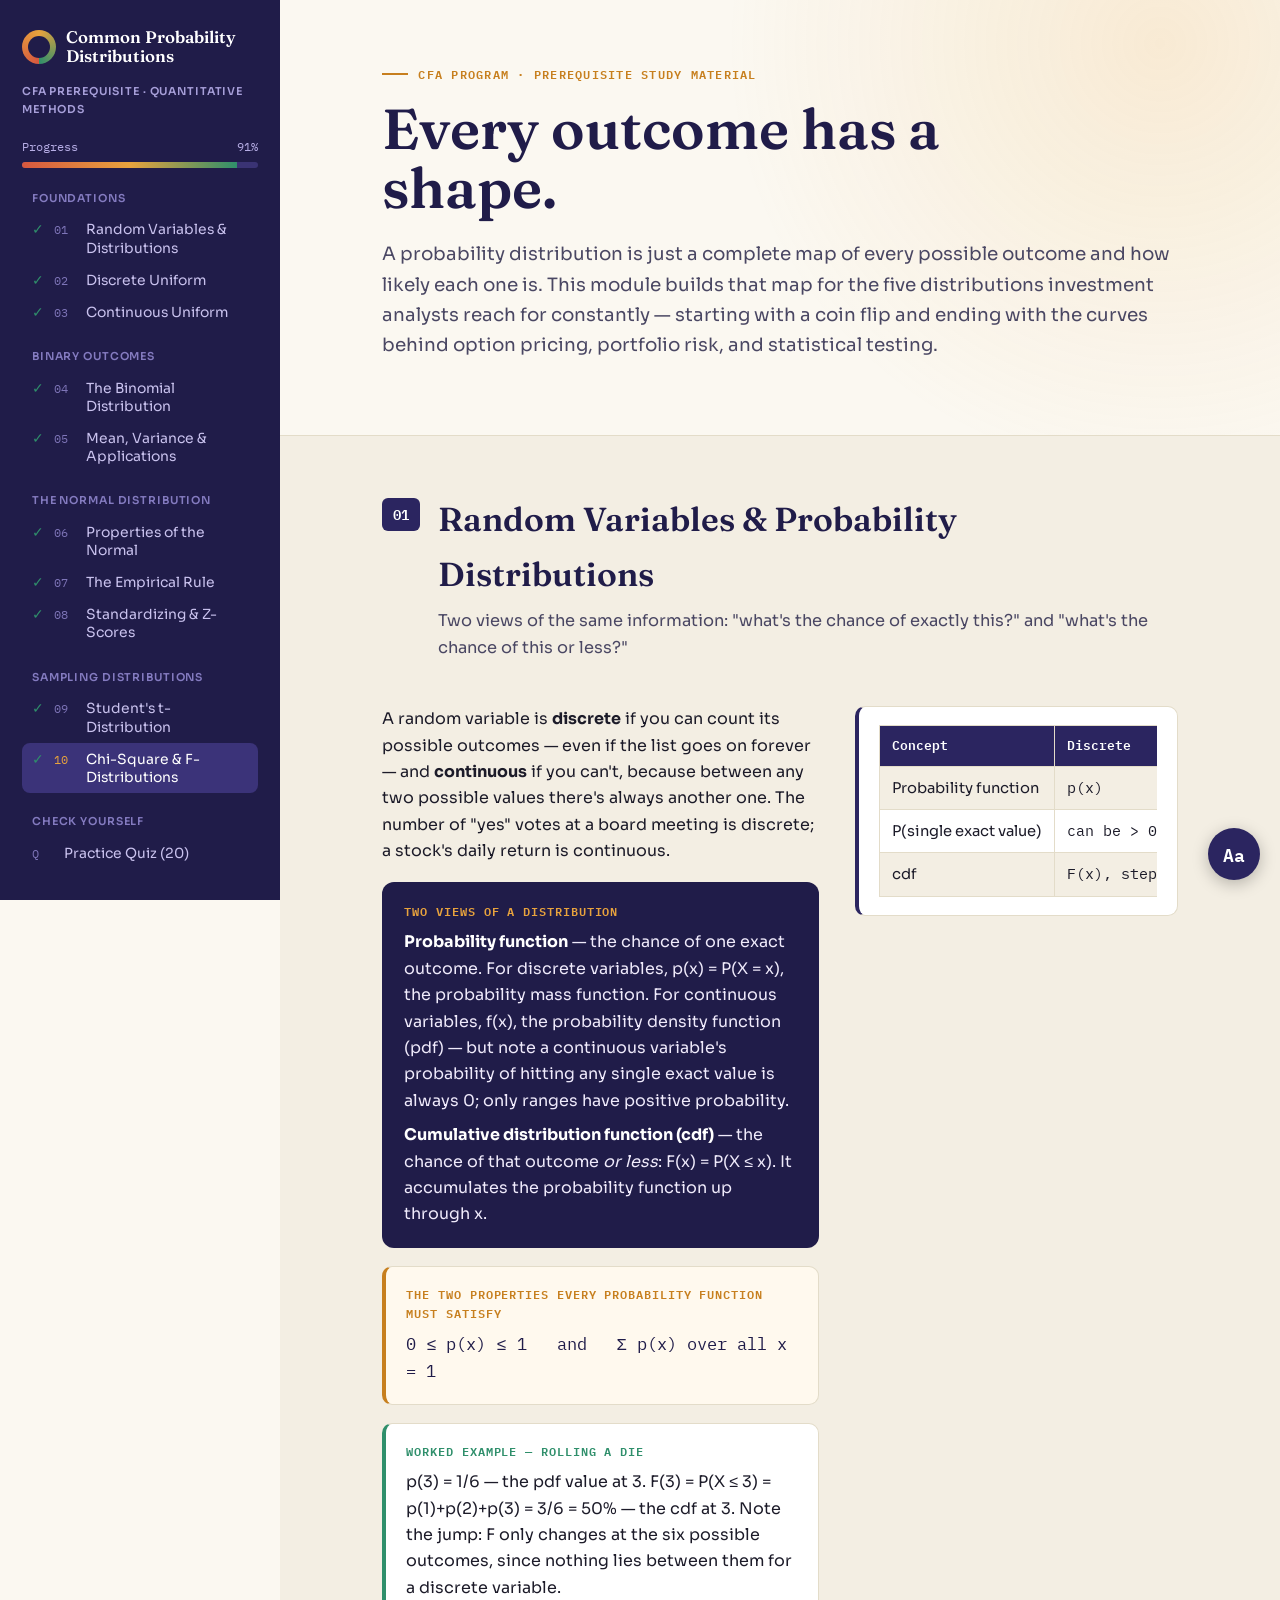
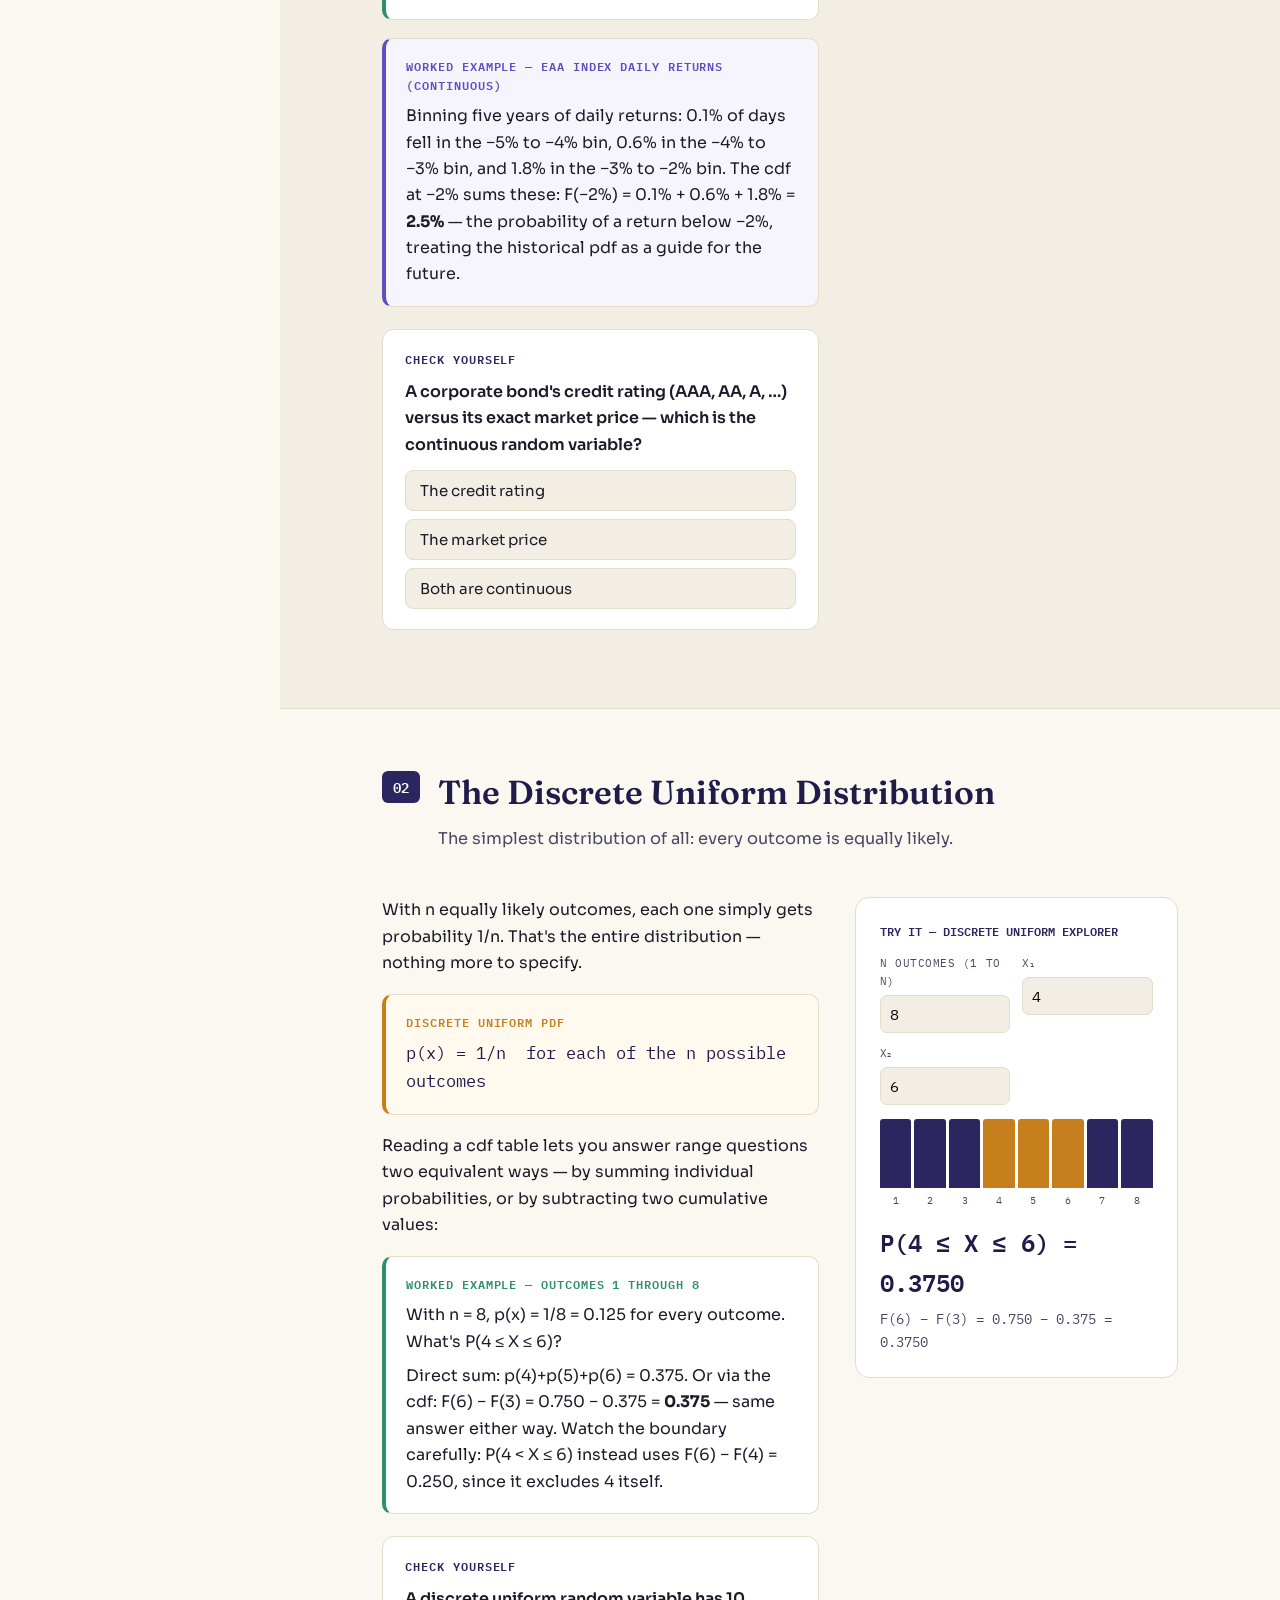
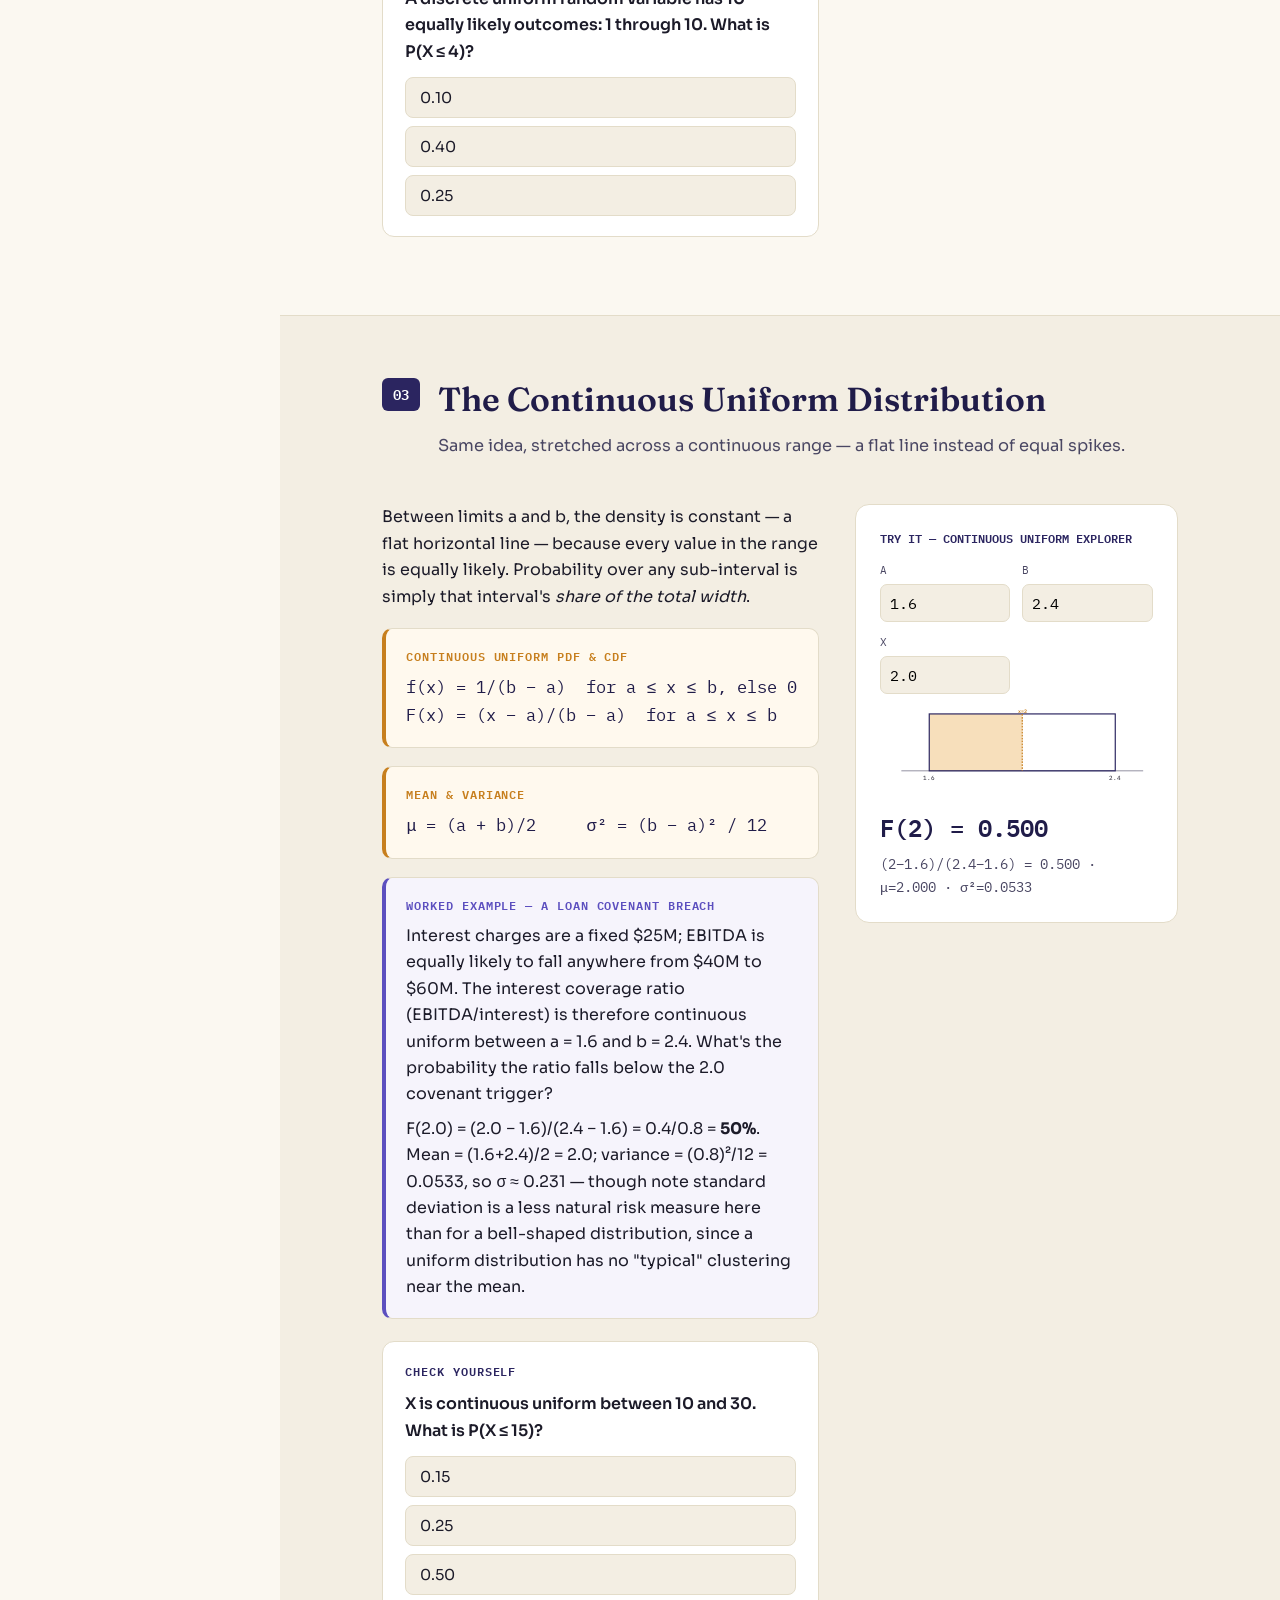
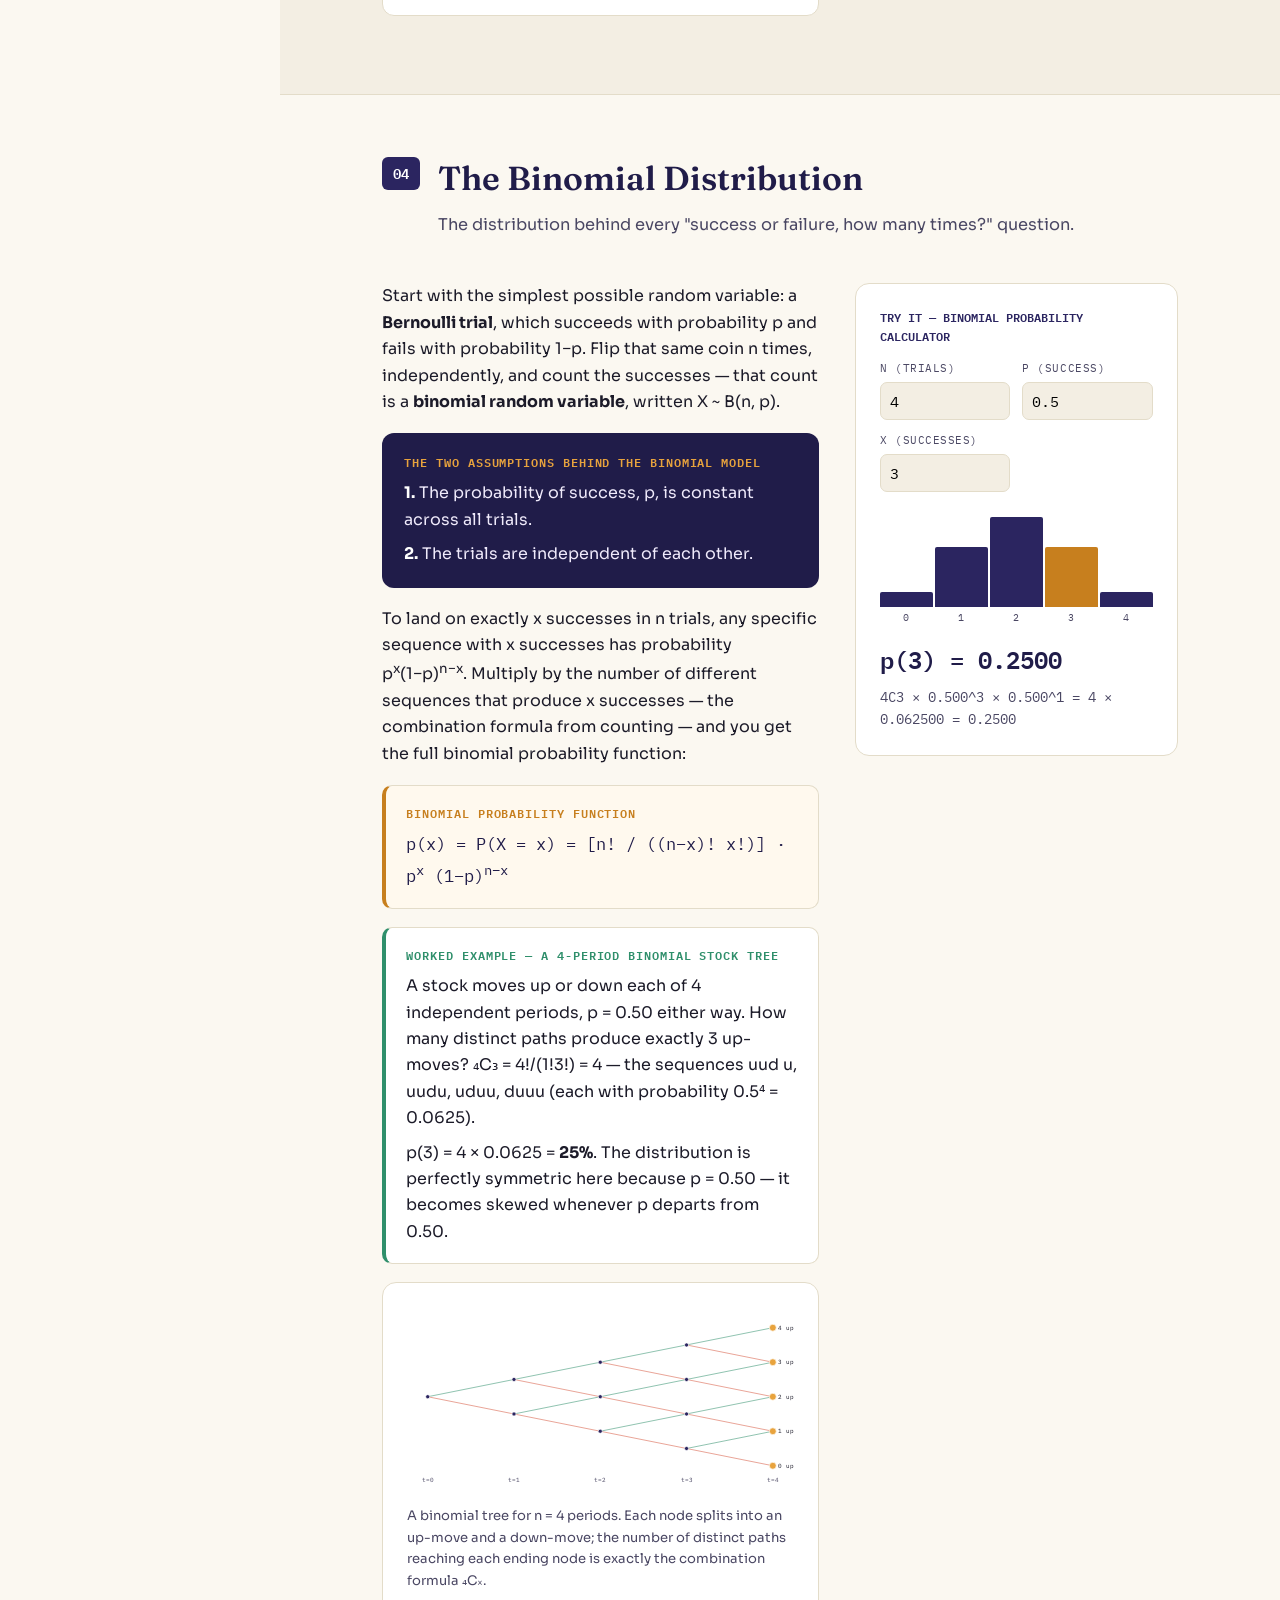
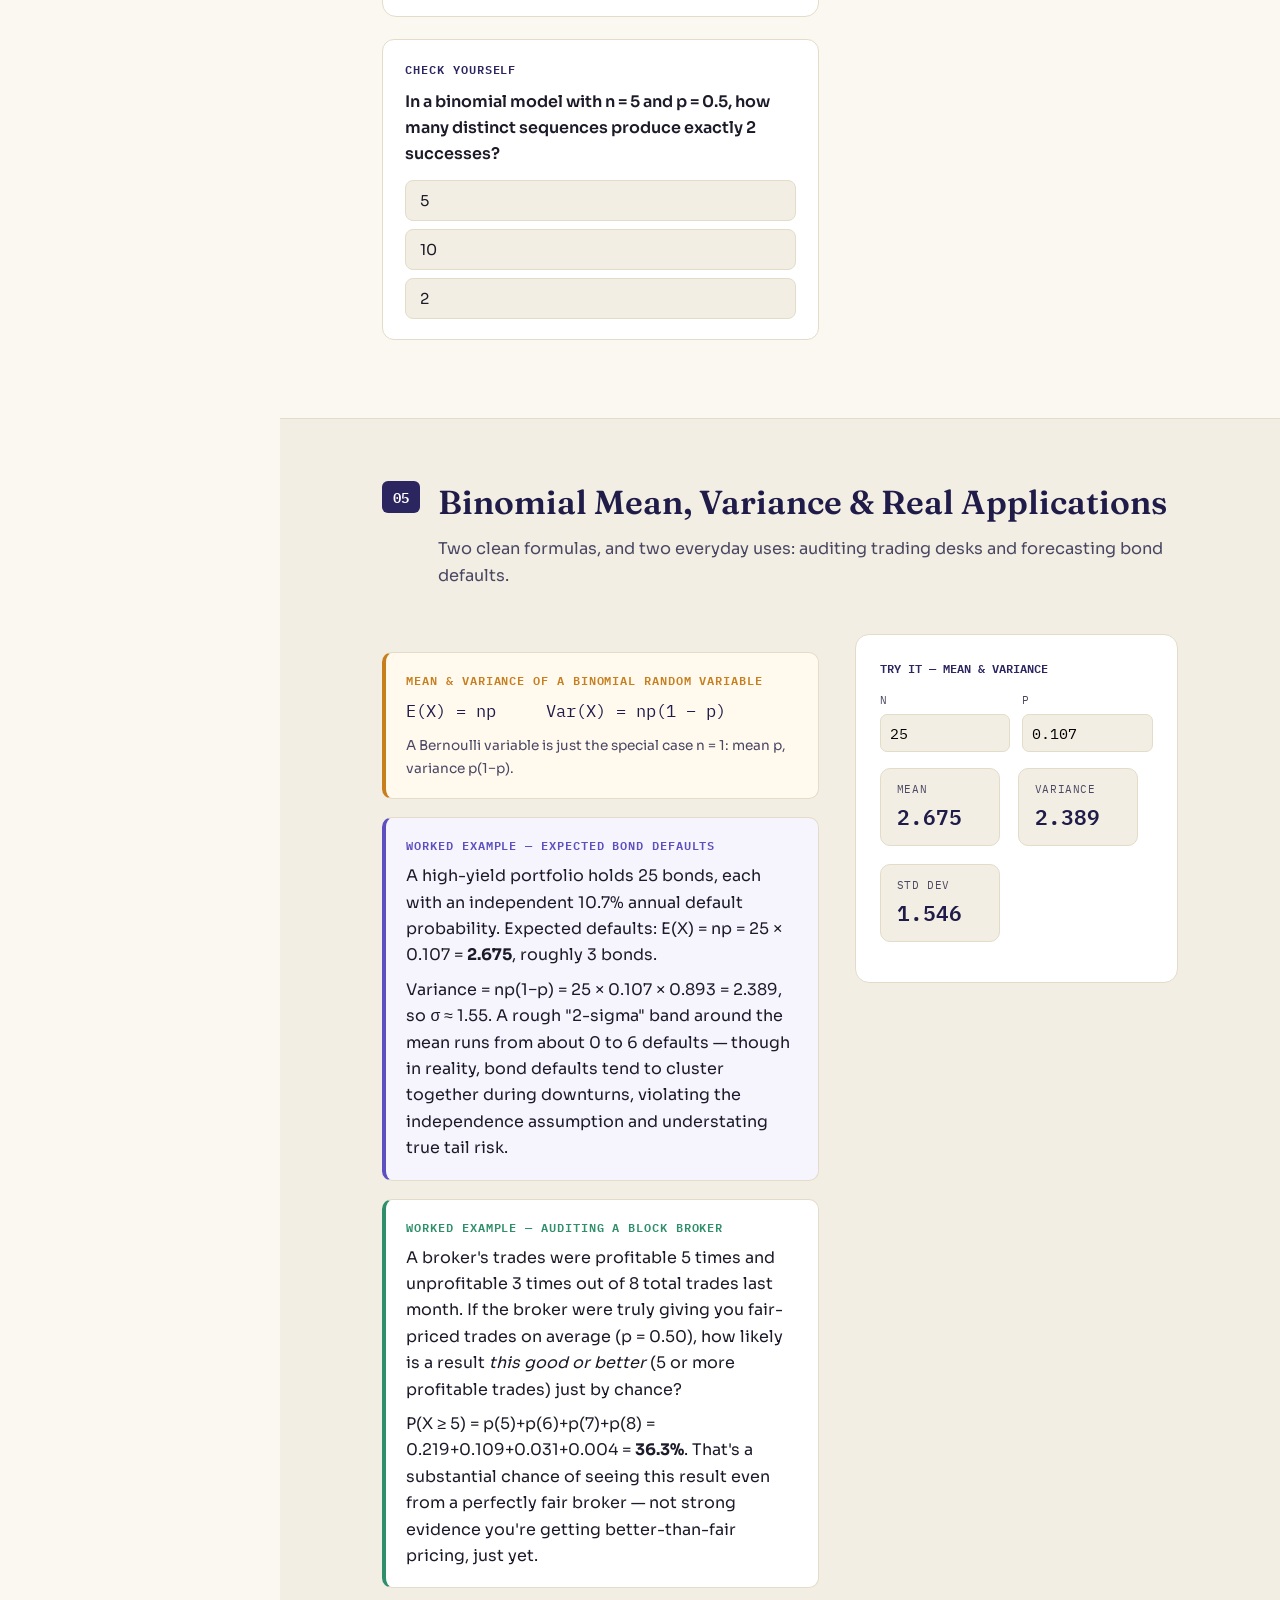
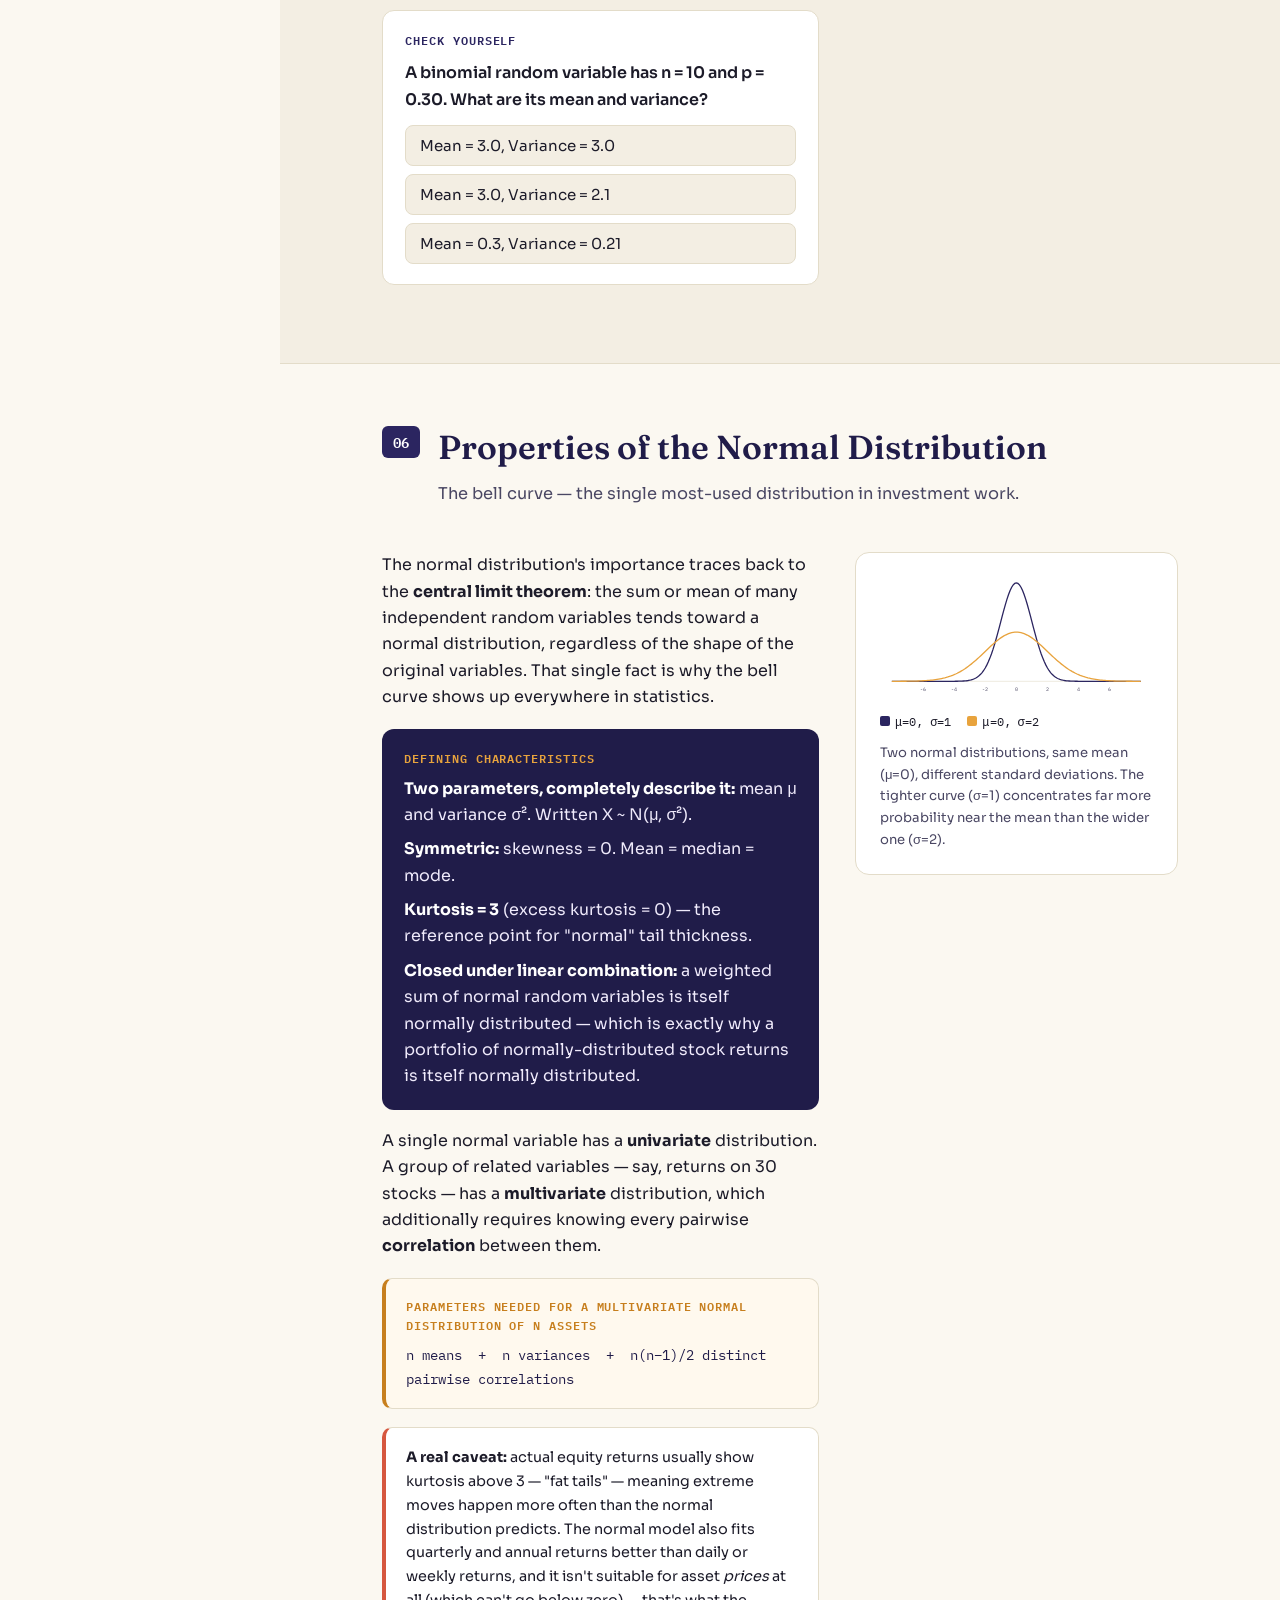
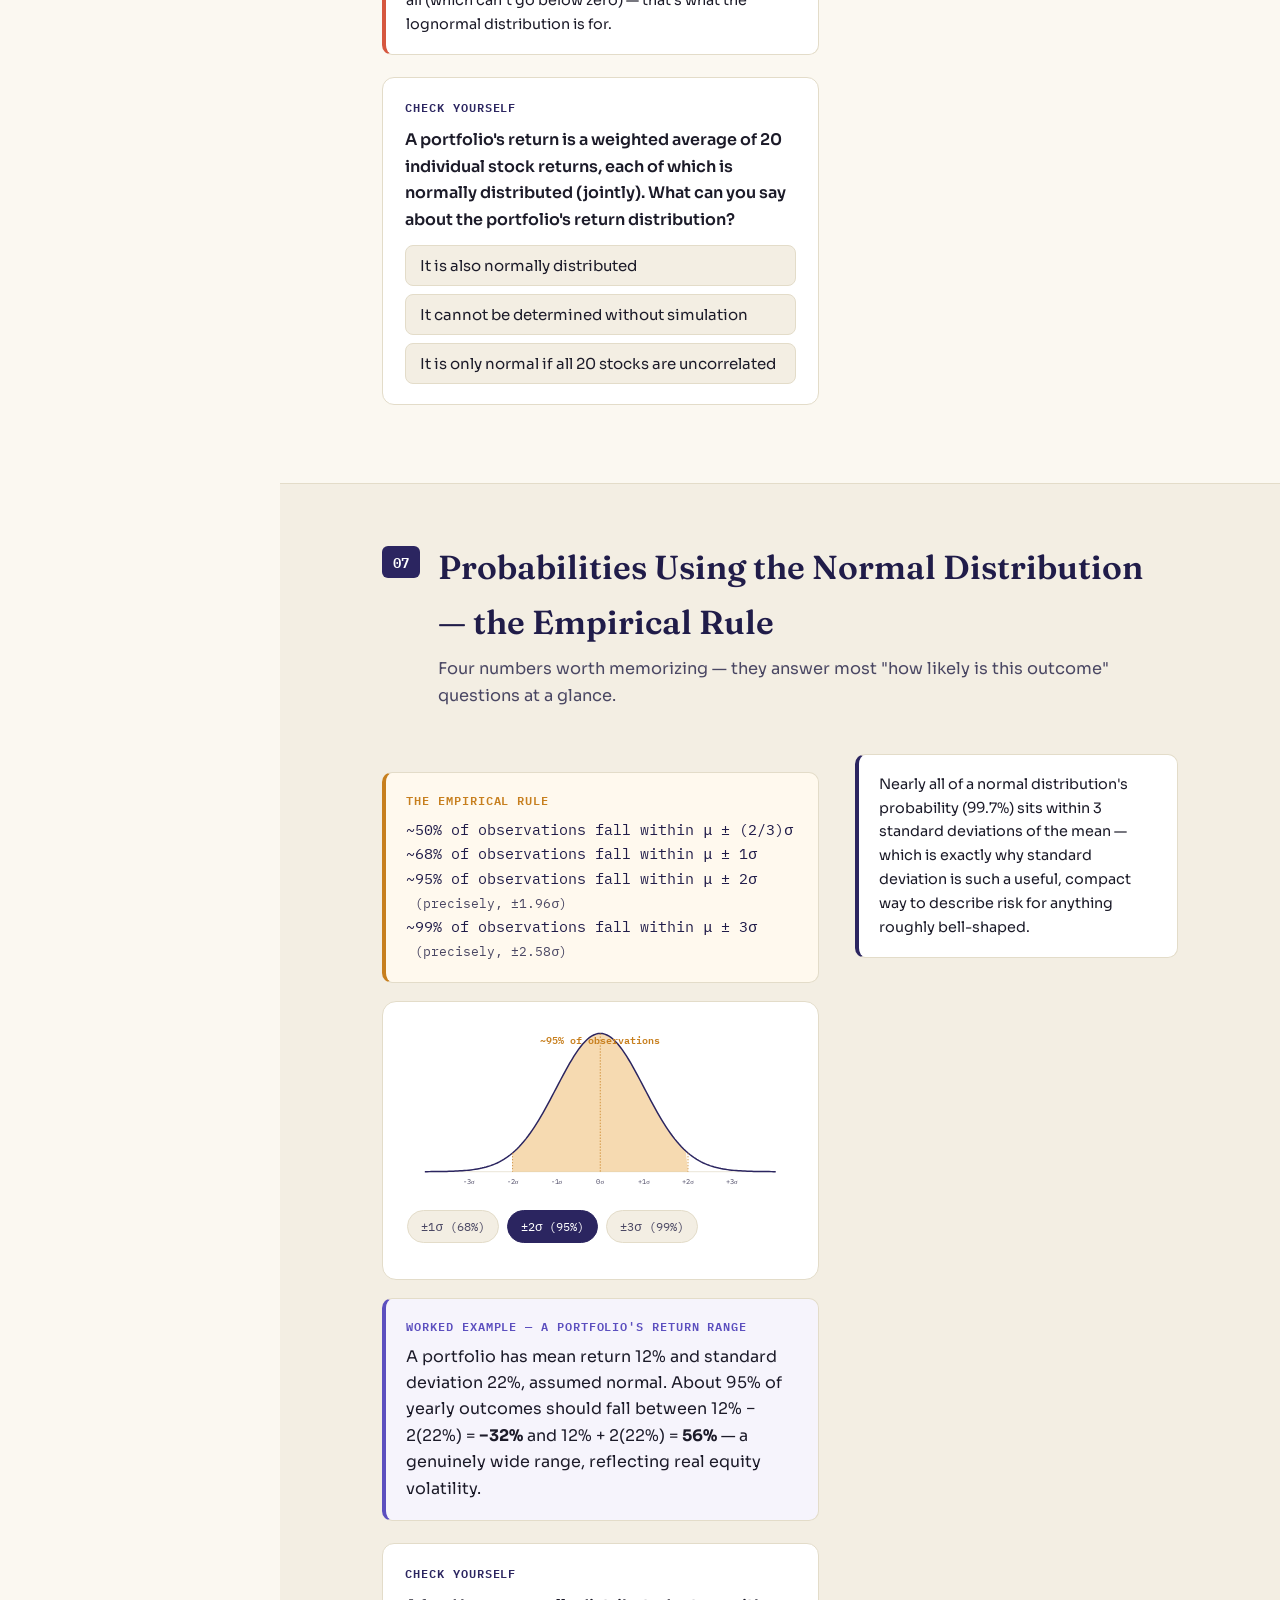
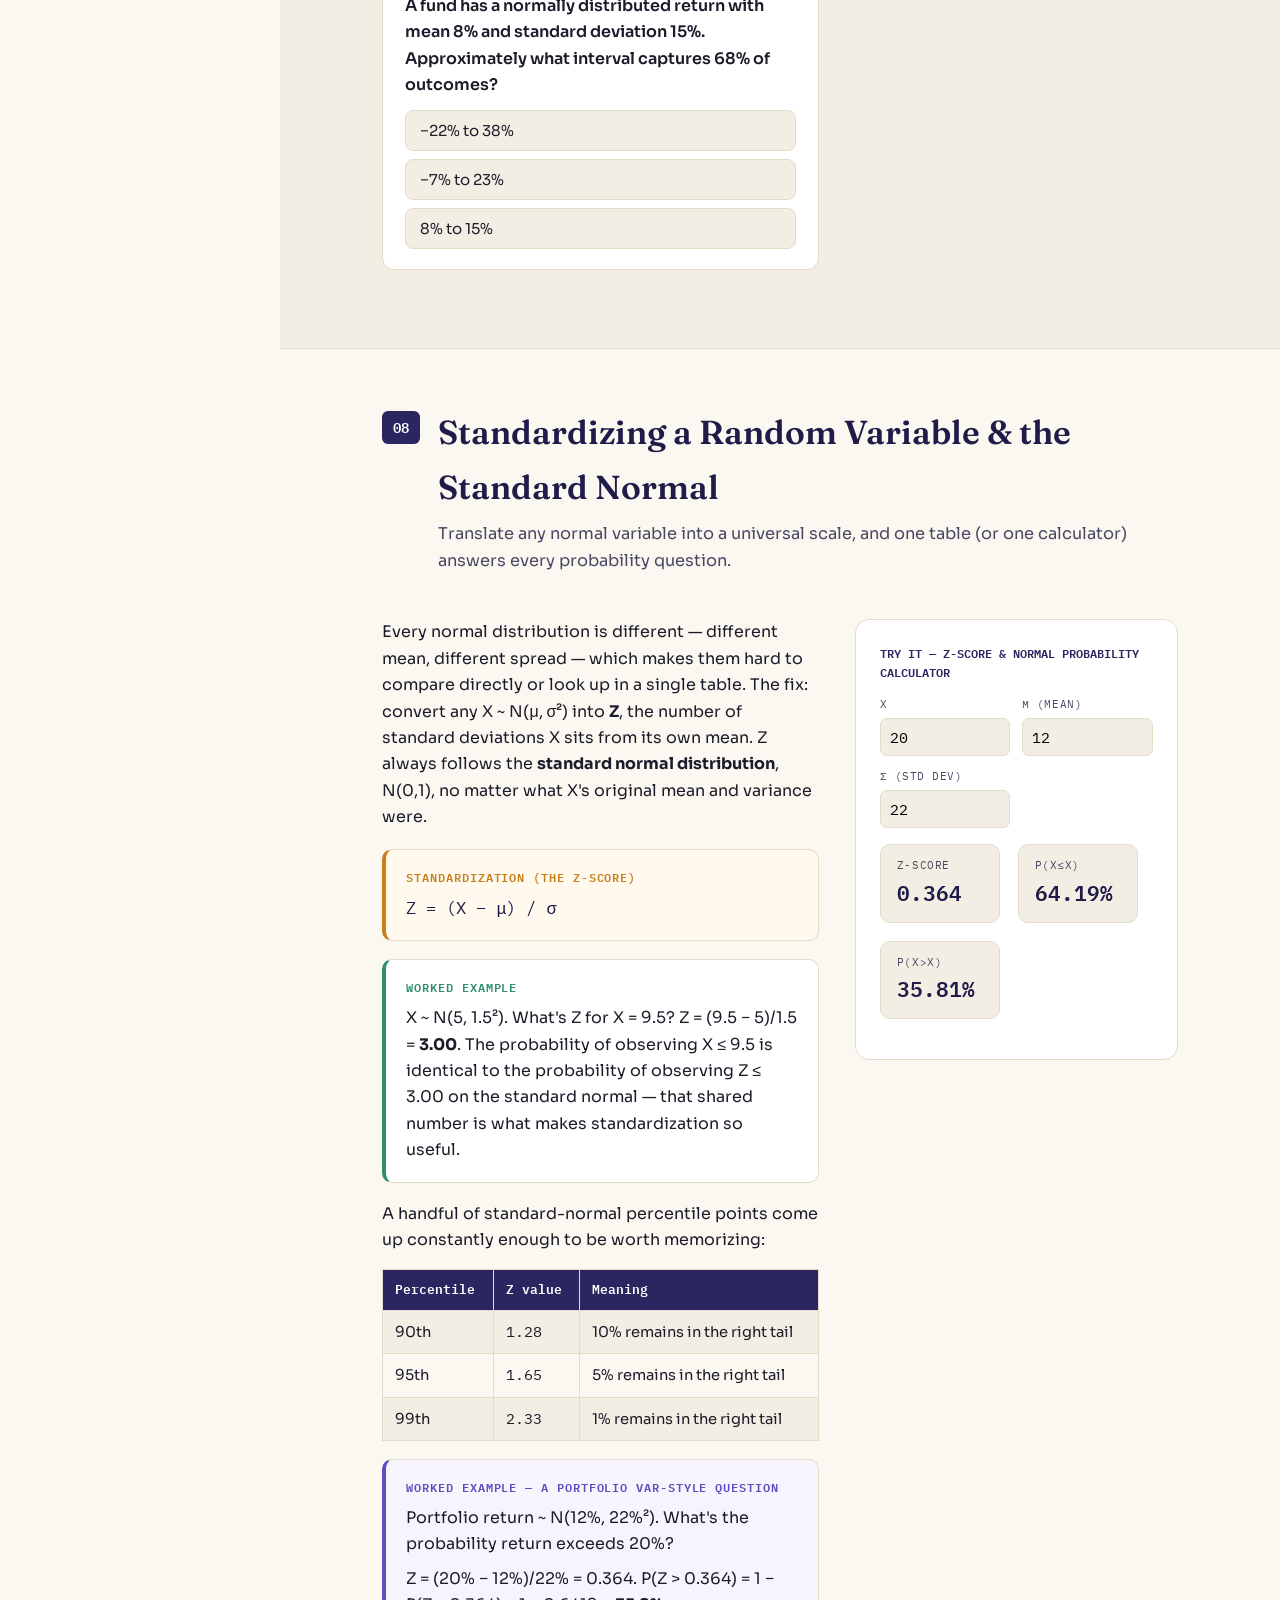
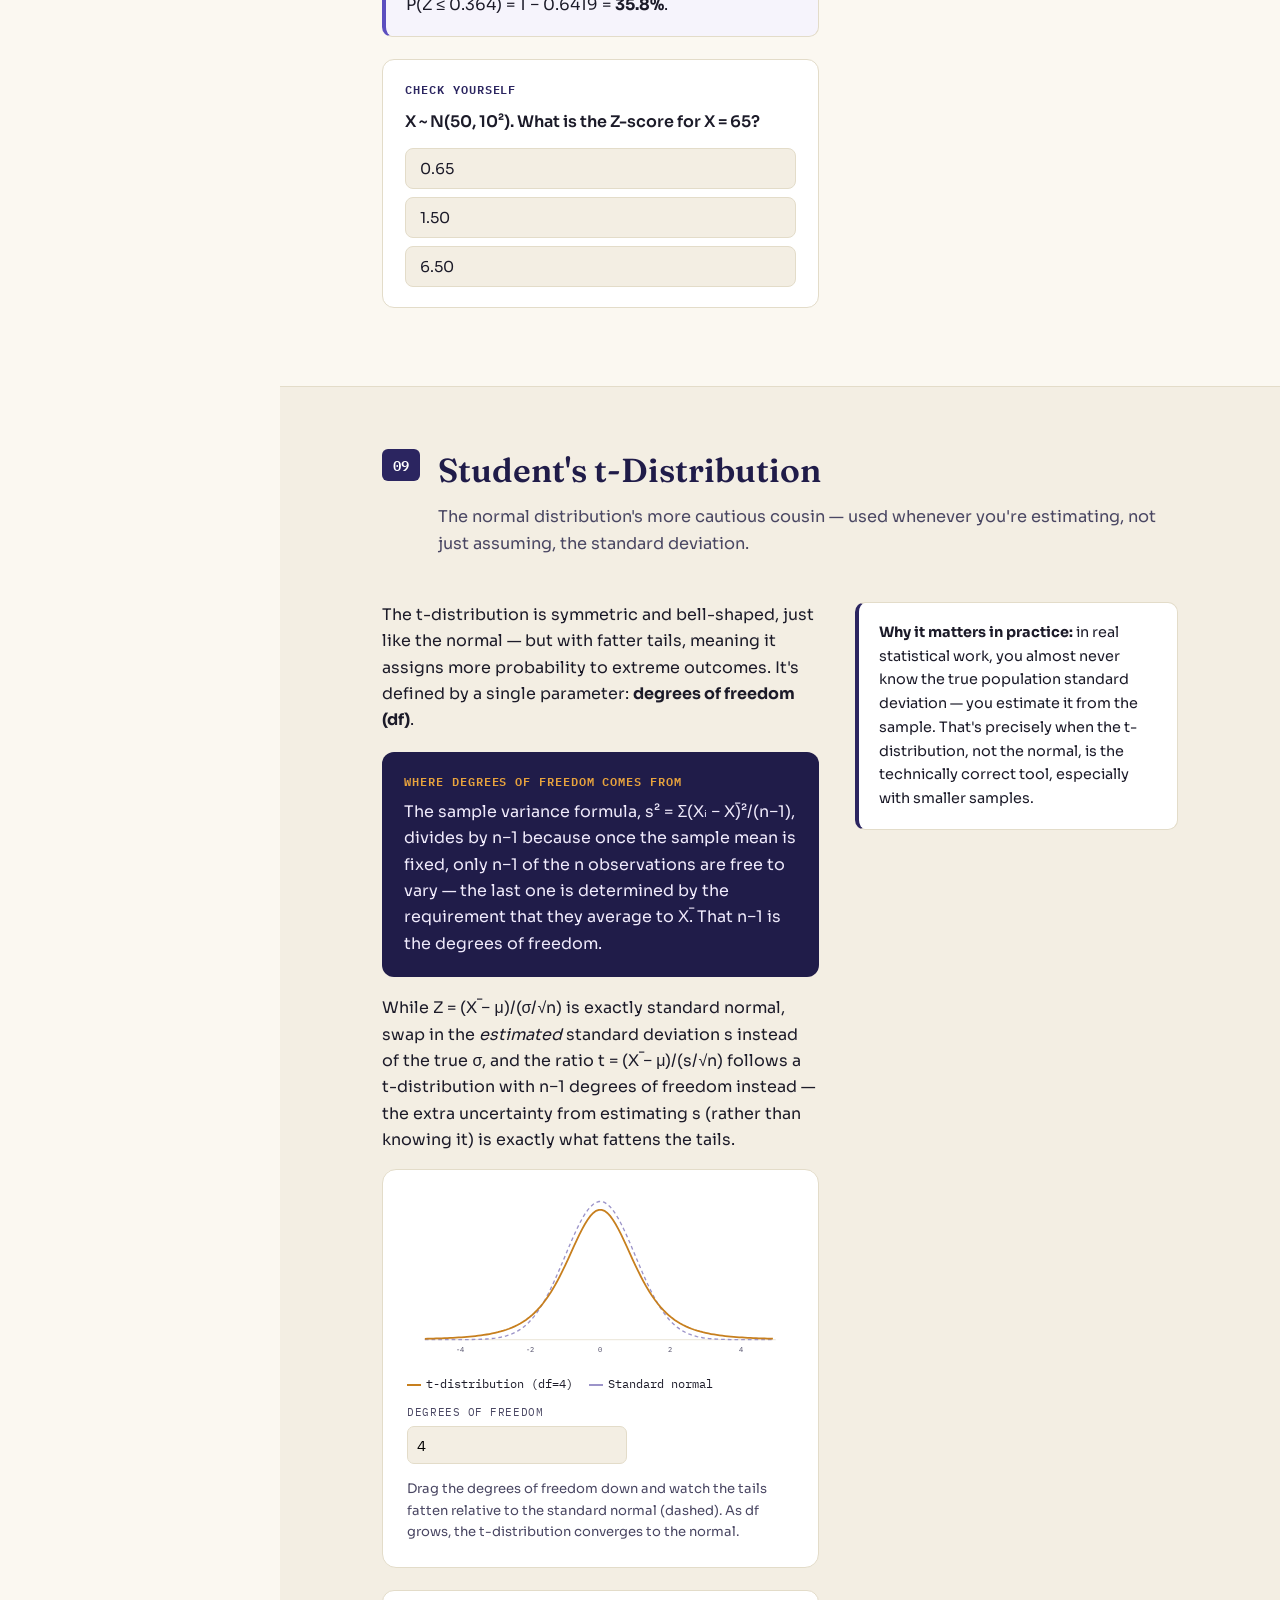
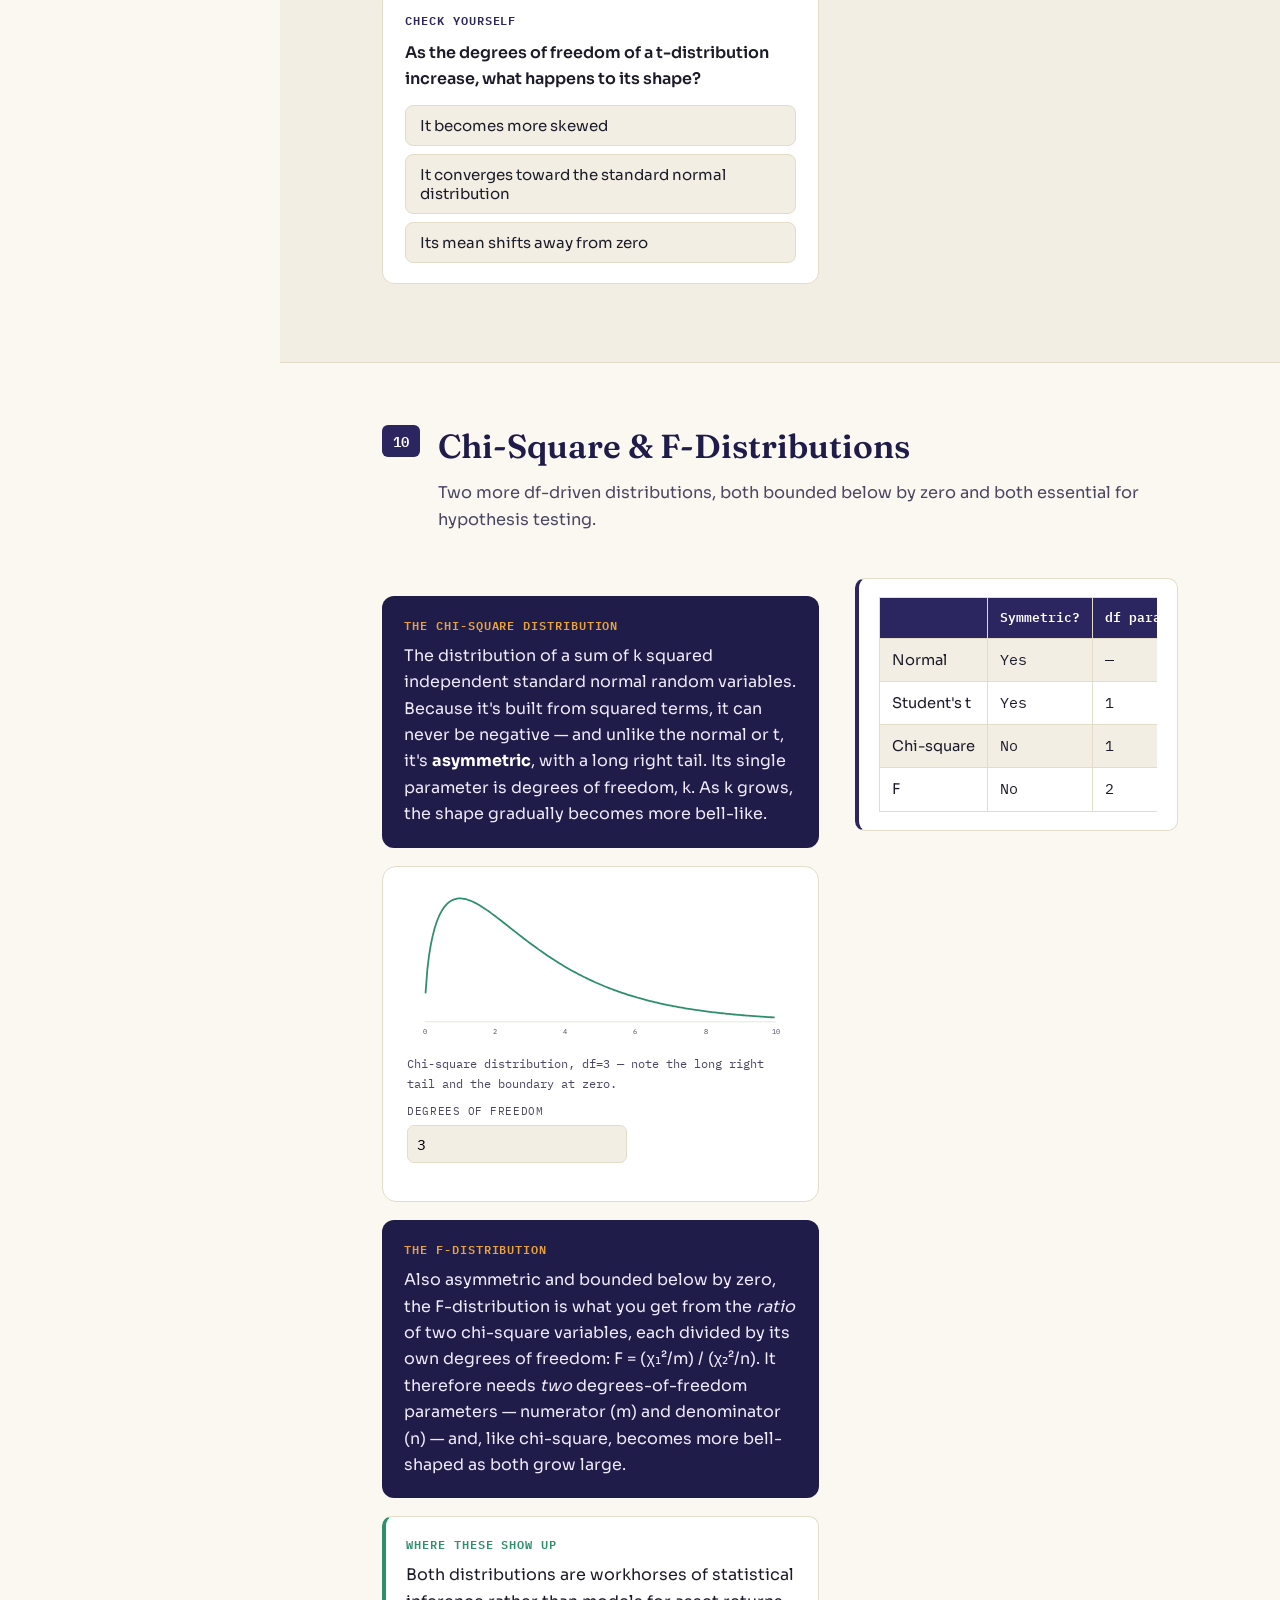
<file: distributions/index.html>
<!DOCTYPE html>
<html lang="en">
<head>
<meta charset="UTF-8">
<meta name="viewport" content="width=device-width, initial-scale=1.0">
<title>Common Probability Distributions — CFA Prerequisite Quant Toolkit</title>
<link rel="stylesheet" href="styles.css">
</head>
<body>

<div class="mobile-bar">
  <strong style="font-family:var(--font-display)">f(x) → F(x)</strong>
  <button id="sidebarToggle">Menu</button>
</div>

<div class="app">

  <!-- ============ SIDEBAR ============ -->
  <nav class="sidebar" id="sidebar">
    <a href="../index.html" class="brand">
      <span class="brand-mark"></span>
      <span class="brand-name">Common Probability<br>Distributions</span>
    </a>
    <div class="brand-sub">CFA Prerequisite · Quantitative Methods</div>

    <div class="progress-wrap">
      <div class="progress-label"><span>Progress</span><span id="progressPct">0%</span></div>
      <div class="progress-track"><div class="progress-fill" id="progressFill"></div></div>
    </div>

    <div class="toc-group-label">Foundations</div>
    <ul class="toc">
      <li><a href="#sec-basics" data-sec="sec-basics"><span class="num">01</span>Random Variables &amp; Distributions</a></li>
      <li><a href="#sec-discreteuniform" data-sec="sec-discreteuniform"><span class="num">02</span>Discrete Uniform</a></li>
      <li><a href="#sec-continuousuniform" data-sec="sec-continuousuniform"><span class="num">03</span>Continuous Uniform</a></li>
    </ul>

    <div class="toc-group-label">Binary Outcomes</div>
    <ul class="toc">
      <li><a href="#sec-binomial" data-sec="sec-binomial"><span class="num">04</span>The Binomial Distribution</a></li>
      <li><a href="#sec-binomialapp" data-sec="sec-binomialapp"><span class="num">05</span>Mean, Variance &amp; Applications</a></li>
    </ul>

    <div class="toc-group-label">The Normal Distribution</div>
    <ul class="toc">
      <li><a href="#sec-normal" data-sec="sec-normal"><span class="num">06</span>Properties of the Normal</a></li>
      <li><a href="#sec-normalprob" data-sec="sec-normalprob"><span class="num">07</span>The Empirical Rule</a></li>
      <li><a href="#sec-standardize" data-sec="sec-standardize"><span class="num">08</span>Standardizing &amp; Z-Scores</a></li>
    </ul>

    <div class="toc-group-label">Sampling Distributions</div>
    <ul class="toc">
      <li><a href="#sec-tdist" data-sec="sec-tdist"><span class="num">09</span>Student's t-Distribution</a></li>
      <li><a href="#sec-chisq" data-sec="sec-chisq"><span class="num">10</span>Chi-Square &amp; F-Distributions</a></li>
    </ul>

    <div class="toc-group-label">Check Yourself</div>
    <ul class="toc">
      <li><a href="#sec-quiz" data-sec="sec-quiz"><span class="num">Q</span>Practice Quiz (20)</a></li>
    </ul>
  </nav>

  <!-- ============ MAIN ============ -->
  <main id="top">

    <header class="hero">
      <div class="eyebrow">CFA Program · Prerequisite Study Material</div>
      <h1>Every outcome has a shape.</h1>
      <p class="lede">A probability distribution is just a complete map of every possible outcome and how likely each one is. This module builds that map for the five distributions investment analysts reach for constantly — starting with a coin flip and ending with the curves behind option pricing, portfolio risk, and statistical testing.</p>
    </header>

    <!-- =========================================================
         01 RANDOM VARIABLES & DISTRIBUTIONS
    ========================================================== -->
    <section class="section" id="sec-basics">
      <div class="section-head">
        <span class="section-tag">01</span>
        <div>
          <h2>Random Variables &amp; Probability Distributions</h2>
          <p class="subhead">Two views of the same information: "what's the chance of exactly this?" and "what's the chance of this or less?"</p>
        </div>
      </div>
      <div class="content-grid">
        <div>
          <p>A random variable is <strong>discrete</strong> if you can count its possible outcomes — even if the list goes on forever — and <strong>continuous</strong> if you can't, because between any two possible values there's always another one. The number of "yes" votes at a board meeting is discrete; a stock's daily return is continuous.</p>

          <div class="definition">
            <div class="label">Two views of a distribution</div>
            <p style="margin-bottom:8px;"><strong>Probability function</strong> — the chance of one exact outcome. For discrete variables, p(x) = P(X = x), the probability mass function. For continuous variables, f(x), the probability density function (pdf) — but note a continuous variable's probability of hitting any single exact value is always 0; only ranges have positive probability.</p>
            <p style="margin:0;"><strong>Cumulative distribution function (cdf)</strong> — the chance of that outcome <em>or less</em>: F(x) = P(X ≤ x). It accumulates the probability function up through x.</p>
          </div>

          <div class="callout formula">
            <div class="label">The two properties every probability function must satisfy</div>
            <div class="formula-body">0 ≤ p(x) ≤ 1 &nbsp;&nbsp;and&nbsp;&nbsp; Σ p(x) over all x = 1</div>
          </div>

          <div class="callout example">
            <div class="label">Worked example — rolling a die</div>
            <p style="margin:0;">p(3) = 1/6 — the pdf value at 3. F(3) = P(X ≤ 3) = p(1)+p(2)+p(3) = 3/6 = 50% — the cdf at 3. Note the jump: F only changes at the six possible outcomes, since nothing lies between them for a discrete variable.</p>
          </div>

          <div class="callout finance">
            <div class="label">Worked example — EAA Index daily returns (continuous)</div>
            <p style="margin:0;">Binning five years of daily returns: 0.1% of days fell in the −5% to −4% bin, 0.6% in the −4% to −3% bin, and 1.8% in the −3% to −2% bin. The cdf at −2% sums these: F(−2%) = 0.1% + 0.6% + 1.8% = <strong>2.5%</strong> — the probability of a return below −2%, treating the historical pdf as a guide for the future.</p>
          </div>

          <div class="checkin" data-checkin="c1">
            <div class="label">Check yourself</div>
            <div class="q">A corporate bond's credit rating (AAA, AA, A, …) versus its exact market price — which is the continuous random variable?</div>
            <div class="opt-list">
              <button class="opt-btn" data-correct="false">The credit rating</button>
              <button class="opt-btn" data-correct="true">The market price</button>
              <button class="opt-btn" data-correct="false">Both are continuous</button>
            </div>
            <div class="checkin-feedback">Correct — price can take on essentially any value in a range (continuous), while a rating is one of a finite, countable list of categories (discrete, technically ordinal categorical here).</div>
          </div>
        </div>
        <div>
          <div class="callout" style="margin-top:0;">
            <table class="exhibit" style="margin:0;">
              <tr><th>Concept</th><th>Discrete</th><th>Continuous</th></tr>
              <tr><td>Probability function</td><td class="num">p(x)</td><td class="num">f(x)</td></tr>
              <tr><td>P(single exact value)</td><td class="num">can be &gt; 0</td><td class="num">always 0</td></tr>
              <tr><td>cdf</td><td class="num">F(x), step function</td><td class="num">F(x), smooth curve</td></tr>
            </table>
          </div>
        </div>
      </div>
    </section>

    <!-- =========================================================
         02 DISCRETE UNIFORM DISTRIBUTION
    ========================================================== -->
    <section class="section" id="sec-discreteuniform">
      <div class="section-head">
        <span class="section-tag">02</span>
        <div>
          <h2>The Discrete Uniform Distribution</h2>
          <p class="subhead">The simplest distribution of all: every outcome is equally likely.</p>
        </div>
      </div>
      <div class="content-grid">
        <div>
          <p>With n equally likely outcomes, each one simply gets probability 1/n. That's the entire distribution — nothing more to specify.</p>

          <div class="callout formula">
            <div class="label">Discrete uniform pdf</div>
            <div class="formula-body">p(x) = 1/n &nbsp;for each of the n possible outcomes</div>
          </div>

          <p>Reading a cdf table lets you answer range questions two equivalent ways — by summing individual probabilities, or by subtracting two cumulative values:</p>

          <div class="callout example">
            <div class="label">Worked example — outcomes 1 through 8</div>
            <p style="margin:0 0 8px;">With n = 8, p(x) = 1/8 = 0.125 for every outcome. What's P(4 ≤ X ≤ 6)?</p>
            <p style="margin:0;">Direct sum: p(4)+p(5)+p(6) = 0.375. Or via the cdf: F(6) − F(3) = 0.750 − 0.375 = <strong>0.375</strong> — same answer either way. Watch the boundary carefully: P(4 &lt; X ≤ 6) instead uses F(6) − F(4) = 0.250, since it excludes 4 itself.</p>
          </div>

          <div class="checkin" data-checkin="c2">
            <div class="label">Check yourself</div>
            <div class="q">A discrete uniform random variable has 10 equally likely outcomes: 1 through 10. What is P(X ≤ 4)?</div>
            <div class="opt-list">
              <button class="opt-btn" data-correct="false">0.10</button>
              <button class="opt-btn" data-correct="true">0.40</button>
              <button class="opt-btn" data-correct="false">0.25</button>
            </div>
            <div class="checkin-feedback">Correct — F(4) = 4 × (1/10) = 0.40, since 4 of the 10 equally likely outcomes are ≤ 4.</div>
          </div>
        </div>
        <div>
          <div class="dist-card" style="margin-top:0;">
            <div class="label" style="font-family:var(--font-mono); font-size:.72rem; text-transform:uppercase; color:var(--indigo); font-weight:700; margin-bottom:12px;">Try it — discrete uniform explorer</div>
            <div class="tvm-grid">
              <div class="tvm-field"><label>n outcomes (1 to n)</label><input type="number" id="duN" value="8" min="2" step="1"></div>
              <div class="tvm-field"><label>x₁</label><input type="number" id="duX1" value="4" step="1"></div>
              <div class="tvm-field"><label>x₂</label><input type="number" id="duX2" value="6" step="1"></div>
            </div>
            <div id="duChart" style="margin:14px 0;"></div>
            <div class="tvm-result" id="duResult">P(4 ≤ X ≤ 6) = 0.375</div>
            <div class="calc-steps" id="duSteps">F(6) − F(3) = 0.750 − 0.375 = 0.375</div>
          </div>
        </div>
      </div>
    </section>

    <!-- =========================================================
         03 CONTINUOUS UNIFORM DISTRIBUTION
    ========================================================== -->
    <section class="section" id="sec-continuousuniform">
      <div class="section-head">
        <span class="section-tag">03</span>
        <div>
          <h2>The Continuous Uniform Distribution</h2>
          <p class="subhead">Same idea, stretched across a continuous range — a flat line instead of equal spikes.</p>
        </div>
      </div>
      <div class="content-grid">
        <div>
          <p>Between limits a and b, the density is constant — a flat horizontal line — because every value in the range is equally likely. Probability over any sub-interval is simply that interval's <em>share of the total width</em>.</p>

          <div class="callout formula">
            <div class="label">Continuous uniform pdf &amp; cdf</div>
            <div class="formula-body">
              f(x) = 1/(b − a) &nbsp;for a ≤ x ≤ b, else 0<br>
              F(x) = (x − a)/(b − a) &nbsp;for a ≤ x ≤ b
            </div>
          </div>

          <div class="callout formula">
            <div class="label">Mean &amp; variance</div>
            <div class="formula-body">μ = (a + b)/2 &nbsp;&nbsp;&nbsp; σ² = (b − a)² / 12</div>
          </div>

          <div class="callout finance">
            <div class="label">Worked example — a loan covenant breach</div>
            <p style="margin:0 0 8px;">Interest charges are a fixed $25M; EBITDA is equally likely to fall anywhere from $40M to $60M. The interest coverage ratio (EBITDA/interest) is therefore continuous uniform between a = 1.6 and b = 2.4. What's the probability the ratio falls below the 2.0 covenant trigger?</p>
            <p style="margin:0;">F(2.0) = (2.0 − 1.6)/(2.4 − 1.6) = 0.4/0.8 = <strong>50%</strong>. Mean = (1.6+2.4)/2 = 2.0; variance = (0.8)²/12 = 0.0533, so σ ≈ 0.231 — though note standard deviation is a less natural risk measure here than for a bell-shaped distribution, since a uniform distribution has no "typical" clustering near the mean.</p>
          </div>

          <div class="checkin" data-checkin="c3">
            <div class="label">Check yourself</div>
            <div class="q">X is continuous uniform between 10 and 30. What is P(X ≤ 15)?</div>
            <div class="opt-list">
              <button class="opt-btn" data-correct="false">0.15</button>
              <button class="opt-btn" data-correct="true">0.25</button>
              <button class="opt-btn" data-correct="false">0.50</button>
            </div>
            <div class="checkin-feedback">Correct — F(15) = (15−10)/(30−10) = 5/20 = 0.25.</div>
          </div>
        </div>
        <div>
          <div class="dist-card" style="margin-top:0;">
            <div class="label" style="font-family:var(--font-mono); font-size:.72rem; text-transform:uppercase; color:var(--indigo); font-weight:700; margin-bottom:12px;">Try it — continuous uniform explorer</div>
            <div class="tvm-grid">
              <div class="tvm-field"><label>a</label><input type="number" id="cuA" value="1.6" step="0.1"></div>
              <div class="tvm-field"><label>b</label><input type="number" id="cuB" value="2.4" step="0.1"></div>
              <div class="tvm-field"><label>x</label><input type="number" id="cuX" value="2.0" step="0.1"></div>
            </div>
            <div id="cuChart" style="margin:14px 0;"></div>
            <div class="tvm-result" id="cuResult">F(2.0) = 0.500</div>
            <div class="calc-steps" id="cuSteps">(2.0−1.6)/(2.4−1.6) = 0.500 · μ=2.000 · σ²=0.0533</div>
          </div>
        </div>
      </div>
    </section>

    <!-- =========================================================
         04 BINOMIAL DISTRIBUTION
    ========================================================== -->
    <section class="section" id="sec-binomial">
      <div class="section-head">
        <span class="section-tag">04</span>
        <div>
          <h2>The Binomial Distribution</h2>
          <p class="subhead">The distribution behind every "success or failure, how many times?" question.</p>
        </div>
      </div>
      <div class="content-grid">
        <div>
          <p>Start with the simplest possible random variable: a <strong>Bernoulli trial</strong>, which succeeds with probability p and fails with probability 1−p. Flip that same coin n times, independently, and count the successes — that count is a <strong>binomial random variable</strong>, written X ~ B(n, p).</p>

          <div class="definition">
            <div class="label">The two assumptions behind the binomial model</div>
            <p style="margin-bottom:8px;"><strong>1.</strong> The probability of success, p, is constant across all trials.</p>
            <p style="margin:0;"><strong>2.</strong> The trials are independent of each other.</p>
          </div>

          <p>To land on exactly x successes in n trials, any specific sequence with x successes has probability p<sup>x</sup>(1−p)<sup>n−x</sup>. Multiply by the number of different sequences that produce x successes — the combination formula from counting — and you get the full binomial probability function:</p>

          <div class="callout formula">
            <div class="label">Binomial probability function</div>
            <div class="formula-body">p(x) = P(X = x) = [n! / ((n−x)! x!)] · p<sup>x</sup> (1−p)<sup>n−x</sup></div>
          </div>

          <div class="callout example">
            <div class="label">Worked example — a 4-period binomial stock tree</div>
            <p style="margin:0 0 8px;">A stock moves up or down each of 4 independent periods, p = 0.50 either way. How many distinct paths produce exactly 3 up-moves? ₄C₃ = 4!/(1!3!) = 4 — the sequences uud u, uudu, uduu, duuu (each with probability 0.5⁴ = 0.0625).</p>
            <p style="margin:0;">p(3) = 4 × 0.0625 = <strong>25%</strong>. The distribution is perfectly symmetric here because p = 0.50 — it becomes skewed whenever p departs from 0.50.</p>
          </div>

          <div class="chart-card">
            <div id="binomialTreeChart"></div>
            <p style="font-size:.82rem; color:var(--ink-soft); margin:10px 0 0;">A binomial tree for n = 4 periods. Each node splits into an up-move and a down-move; the number of distinct paths reaching each ending node is exactly the combination formula ₄Cₓ.</p>
          </div>

          <div class="checkin" data-checkin="c4">
            <div class="label">Check yourself</div>
            <div class="q">In a binomial model with n = 5 and p = 0.5, how many distinct sequences produce exactly 2 successes?</div>
            <div class="opt-list">
              <button class="opt-btn" data-correct="false">5</button>
              <button class="opt-btn" data-correct="true">10</button>
              <button class="opt-btn" data-correct="false">2</button>
            </div>
            <div class="checkin-feedback">Correct — ₅C₂ = 5!/(3!2!) = 10.</div>
          </div>
        </div>
        <div>
          <div class="dist-card" style="margin-top:0;">
            <div class="label" style="font-family:var(--font-mono); font-size:.72rem; text-transform:uppercase; color:var(--indigo); font-weight:700; margin-bottom:12px;">Try it — binomial probability calculator</div>
            <div class="tvm-grid">
              <div class="tvm-field"><label>n (trials)</label><input type="number" id="binN" value="4" min="1" max="30" step="1"></div>
              <div class="tvm-field"><label>p (success)</label><input type="number" id="binP" value="0.5" min="0" max="1" step="0.01"></div>
              <div class="tvm-field"><label>x (successes)</label><input type="number" id="binX" value="3" min="0" step="1"></div>
            </div>
            <div id="binChart" style="margin:14px 0;"></div>
            <div class="tvm-result" id="binResult">p(3) = 0.2500</div>
            <div class="calc-steps" id="binSteps">₄C₃ × 0.5³ × 0.5¹ = 4 × 0.0625 = 0.2500</div>
          </div>
        </div>
      </div>
    </section>

    <!-- =========================================================
         05 BINOMIAL MEAN, VARIANCE & APPLICATIONS
    ========================================================== -->
    <section class="section" id="sec-binomialapp">
      <div class="section-head">
        <span class="section-tag">05</span>
        <div>
          <h2>Binomial Mean, Variance &amp; Real Applications</h2>
          <p class="subhead">Two clean formulas, and two everyday uses: auditing trading desks and forecasting bond defaults.</p>
        </div>
      </div>
      <div class="content-grid">
        <div>
          <div class="callout formula">
            <div class="label">Mean &amp; variance of a binomial random variable</div>
            <div class="formula-body">E(X) = np &nbsp;&nbsp;&nbsp; Var(X) = np(1 − p)</div>
            <p style="margin:10px 0 0; font-size:.85rem; color:var(--ink-soft);">A Bernoulli variable is just the special case n = 1: mean p, variance p(1−p).</p>
          </div>

          <div class="callout finance">
            <div class="label">Worked example — expected bond defaults</div>
            <p style="margin:0 0 8px;">A high-yield portfolio holds 25 bonds, each with an independent 10.7% annual default probability. Expected defaults: E(X) = np = 25 × 0.107 = <strong>2.675</strong>, roughly 3 bonds.</p>
            <p style="margin:0;">Variance = np(1−p) = 25 × 0.107 × 0.893 = 2.389, so σ ≈ 1.55. A rough "2-sigma" band around the mean runs from about 0 to 6 defaults — though in reality, bond defaults tend to cluster together during downturns, violating the independence assumption and understating true tail risk.</p>
          </div>

          <div class="callout example">
            <div class="label">Worked example — auditing a block broker</div>
            <p style="margin:0 0 8px;">A broker's trades were profitable 5 times and unprofitable 3 times out of 8 total trades last month. If the broker were truly giving you fair-priced trades on average (p = 0.50), how likely is a result <em>this good or better</em> (5 or more profitable trades) just by chance?</p>
            <p style="margin:0;">P(X ≥ 5) = p(5)+p(6)+p(7)+p(8) = 0.219+0.109+0.031+0.004 = <strong>36.3%</strong>. That's a substantial chance of seeing this result even from a perfectly fair broker — not strong evidence you're getting better-than-fair pricing, just yet.</p>
          </div>

          <div class="checkin" data-checkin="c5">
            <div class="label">Check yourself</div>
            <div class="q">A binomial random variable has n = 10 and p = 0.30. What are its mean and variance?</div>
            <div class="opt-list">
              <button class="opt-btn" data-correct="false">Mean = 3.0, Variance = 3.0</button>
              <button class="opt-btn" data-correct="true">Mean = 3.0, Variance = 2.1</button>
              <button class="opt-btn" data-correct="false">Mean = 0.3, Variance = 0.21</button>
            </div>
            <div class="checkin-feedback">Correct — E(X) = np = 10(0.3) = 3.0. Var(X) = np(1−p) = 10(0.3)(0.7) = 2.1.</div>
          </div>
        </div>
        <div>
          <div class="dist-card" style="margin-top:0;">
            <div class="label" style="font-family:var(--font-mono); font-size:.72rem; text-transform:uppercase; color:var(--indigo); font-weight:700; margin-bottom:12px;">Try it — mean &amp; variance</div>
            <div class="tvm-grid">
              <div class="tvm-field"><label>n</label><input type="number" id="bmN" value="25" min="1" step="1"></div>
              <div class="tvm-field"><label>p</label><input type="number" id="bmP" value="0.107" min="0" max="1" step="0.001"></div>
            </div>
            <div class="stat-readout-row" id="bmOut">
              <div class="stat-readout"><div class="k">Mean</div><div class="v">2.675</div></div>
              <div class="stat-readout"><div class="k">Variance</div><div class="v">2.389</div></div>
              <div class="stat-readout"><div class="k">Std Dev</div><div class="v">1.546</div></div>
            </div>
          </div>
        </div>
      </div>
    </section>

    <!-- =========================================================
         06 NORMAL DISTRIBUTION PROPERTIES
    ========================================================== -->
    <section class="section" id="sec-normal">
      <div class="section-head">
        <span class="section-tag">06</span>
        <div>
          <h2>Properties of the Normal Distribution</h2>
          <p class="subhead">The bell curve — the single most-used distribution in investment work.</p>
        </div>
      </div>
      <div class="content-grid">
        <div>
          <p>The normal distribution's importance traces back to the <strong>central limit theorem</strong>: the sum or mean of many independent random variables tends toward a normal distribution, regardless of the shape of the original variables. That single fact is why the bell curve shows up everywhere in statistics.</p>

          <div class="definition">
            <div class="label">Defining characteristics</div>
            <p style="margin-bottom:8px;"><strong>Two parameters, completely describe it:</strong> mean μ and variance σ². Written X ~ N(μ, σ²).</p>
            <p style="margin-bottom:8px;"><strong>Symmetric:</strong> skewness = 0. Mean = median = mode.</p>
            <p style="margin-bottom:8px;"><strong>Kurtosis = 3</strong> (excess kurtosis = 0) — the reference point for "normal" tail thickness.</p>
            <p style="margin:0;"><strong>Closed under linear combination:</strong> a weighted sum of normal random variables is itself normally distributed — which is exactly why a portfolio of normally-distributed stock returns is itself normally distributed.</p>
          </div>

          <p>A single normal variable has a <strong>univariate</strong> distribution. A group of related variables — say, returns on 30 stocks — has a <strong>multivariate</strong> distribution, which additionally requires knowing every pairwise <strong>correlation</strong> between them.</p>

          <div class="callout formula">
            <div class="label">Parameters needed for a multivariate normal distribution of n assets</div>
            <div class="formula-body" style="font-size:.9rem;">n means &nbsp;+&nbsp; n variances &nbsp;+&nbsp; n(n−1)/2 distinct pairwise correlations</div>
          </div>

          <div class="callout" style="border-left-color:var(--red);">
            <p style="margin:0; font-size:.9rem;"><strong>A real caveat:</strong> actual equity returns usually show kurtosis above 3 — "fat tails" — meaning extreme moves happen more often than the normal distribution predicts. The normal model also fits quarterly and annual returns better than daily or weekly returns, and it isn't suitable for asset <em>prices</em> at all (which can't go below zero) — that's what the lognormal distribution is for.</p>
          </div>

          <div class="checkin" data-checkin="c6">
            <div class="label">Check yourself</div>
            <div class="q">A portfolio's return is a weighted average of 20 individual stock returns, each of which is normally distributed (jointly). What can you say about the portfolio's return distribution?</div>
            <div class="opt-list">
              <button class="opt-btn" data-correct="true">It is also normally distributed</button>
              <button class="opt-btn" data-correct="false">It cannot be determined without simulation</button>
              <button class="opt-btn" data-correct="false">It is only normal if all 20 stocks are uncorrelated</button>
            </div>
            <div class="checkin-feedback">Correct — a linear combination (weighted average) of jointly normal random variables is always normally distributed, regardless of the correlations between them.</div>
          </div>
        </div>
        <div>
          <div class="dist-card" style="margin-top:0;">
            <div id="twoNormalsChart"></div>
            <p style="font-size:.82rem; color:var(--ink-soft); margin:10px 0 0;">Two normal distributions, same mean (μ=0), different standard deviations. The tighter curve (σ=1) concentrates far more probability near the mean than the wider one (σ=2).</p>
          </div>
        </div>
      </div>
    </section>

    <!-- =========================================================
         07 THE EMPIRICAL RULE
    ========================================================== -->
    <section class="section" id="sec-normalprob">
      <div class="section-head">
        <span class="section-tag">07</span>
        <div>
          <h2>Probabilities Using the Normal Distribution — the Empirical Rule</h2>
          <p class="subhead">Four numbers worth memorizing — they answer most "how likely is this outcome" questions at a glance.</p>
        </div>
      </div>
      <div class="content-grid">
        <div>
          <div class="callout formula">
            <div class="label">The empirical rule</div>
            <div class="formula-body" style="font-size:.92rem;">
              ~50% of observations fall within μ ± (2/3)σ<br>
              ~68% of observations fall within μ ± 1σ<br>
              ~95% of observations fall within μ ± 2σ &nbsp;<span style="color:var(--ink-soft); font-size:.8rem;">(precisely, ±1.96σ)</span><br>
              ~99% of observations fall within μ ± 3σ &nbsp;<span style="color:var(--ink-soft); font-size:.8rem;">(precisely, ±2.58σ)</span>
            </div>
          </div>

          <div class="chart-card">
            <div id="empiricalRuleChart"></div>
            <div class="sigma-btn-row" id="sigmaBtnRow">
              <button class="sigma-btn" data-k="1">±1σ (68%)</button>
              <button class="sigma-btn active" data-k="2">±2σ (95%)</button>
              <button class="sigma-btn" data-k="3">±3σ (99%)</button>
            </div>
          </div>

          <div class="callout finance">
            <div class="label">Worked example — a portfolio's return range</div>
            <p style="margin:0;">A portfolio has mean return 12% and standard deviation 22%, assumed normal. About 95% of yearly outcomes should fall between 12% − 2(22%) = <strong>−32%</strong> and 12% + 2(22%) = <strong>56%</strong> — a genuinely wide range, reflecting real equity volatility.</p>
          </div>

          <div class="checkin" data-checkin="c7">
            <div class="label">Check yourself</div>
            <div class="q">A fund has a normally distributed return with mean 8% and standard deviation 15%. Approximately what interval captures 68% of outcomes?</div>
            <div class="opt-list">
              <button class="opt-btn" data-correct="false">−22% to 38%</button>
              <button class="opt-btn" data-correct="true">−7% to 23%</button>
              <button class="opt-btn" data-correct="false">8% to 15%</button>
            </div>
            <div class="checkin-feedback">Correct — the ±1σ interval is 8% ± 15% = −7% to 23%, capturing about 68% of outcomes.</div>
          </div>
        </div>
        <div>
          <div class="callout" style="margin-top:0;">
            <p style="margin:0; font-size:.9rem;">Nearly all of a normal distribution's probability (99.7%) sits within 3 standard deviations of the mean — which is exactly why standard deviation is such a useful, compact way to describe risk for anything roughly bell-shaped.</p>
          </div>
        </div>
      </div>
    </section>

    <!-- =========================================================
         08 STANDARDIZING & Z-SCORES
    ========================================================== -->
    <section class="section" id="sec-standardize">
      <div class="section-head">
        <span class="section-tag">08</span>
        <div>
          <h2>Standardizing a Random Variable &amp; the Standard Normal</h2>
          <p class="subhead">Translate any normal variable into a universal scale, and one table (or one calculator) answers every probability question.</p>
        </div>
      </div>
      <div class="content-grid">
        <div>
          <p>Every normal distribution is different — different mean, different spread — which makes them hard to compare directly or look up in a single table. The fix: convert any X ~ N(μ, σ²) into <strong>Z</strong>, the number of standard deviations X sits from its own mean. Z always follows the <strong>standard normal distribution</strong>, N(0,1), no matter what X's original mean and variance were.</p>

          <div class="callout formula">
            <div class="label">Standardization (the Z-score)</div>
            <div class="formula-body">Z = (X − μ) / σ</div>
          </div>

          <div class="callout example">
            <div class="label">Worked example</div>
            <p style="margin:0;">X ~ N(5, 1.5²). What's Z for X = 9.5? Z = (9.5 − 5)/1.5 = <strong>3.00</strong>. The probability of observing X ≤ 9.5 is identical to the probability of observing Z ≤ 3.00 on the standard normal — that shared number is what makes standardization so useful.</p>
          </div>

          <p>A handful of standard-normal percentile points come up constantly enough to be worth memorizing:</p>
          <table class="exhibit" style="margin:14px 0;">
            <tr><th>Percentile</th><th>Z value</th><th>Meaning</th></tr>
            <tr><td>90th</td><td class="num">1.28</td><td>10% remains in the right tail</td></tr>
            <tr><td>95th</td><td class="num">1.65</td><td>5% remains in the right tail</td></tr>
            <tr><td>99th</td><td class="num">2.33</td><td>1% remains in the right tail</td></tr>
          </table>

          <div class="callout finance">
            <div class="label">Worked example — a portfolio VaR-style question</div>
            <p style="margin:0 0 8px;">Portfolio return ~ N(12%, 22%²). What's the probability return exceeds 20%?</p>
            <p style="margin:0;">Z = (20% − 12%)/22% = 0.364. P(Z > 0.364) = 1 − P(Z ≤ 0.364) = 1 − 0.6419 = <strong>35.8%</strong>.</p>
          </div>

          <div class="checkin" data-checkin="c8">
            <div class="label">Check yourself</div>
            <div class="q">X ~ N(50, 10²). What is the Z-score for X = 65?</div>
            <div class="opt-list">
              <button class="opt-btn" data-correct="false">0.65</button>
              <button class="opt-btn" data-correct="true">1.50</button>
              <button class="opt-btn" data-correct="false">6.50</button>
            </div>
            <div class="checkin-feedback">Correct — Z = (65 − 50)/10 = 1.50.</div>
          </div>
        </div>
        <div>
          <div class="dist-card" style="margin-top:0;">
            <div class="label" style="font-family:var(--font-mono); font-size:.72rem; text-transform:uppercase; color:var(--indigo); font-weight:700; margin-bottom:12px;">Try it — Z-score &amp; normal probability calculator</div>
            <div class="tvm-grid">
              <div class="tvm-field"><label>X</label><input type="number" id="zX" value="20" step="0.1"></div>
              <div class="tvm-field"><label>μ (mean)</label><input type="number" id="zMu" value="12" step="0.1"></div>
              <div class="tvm-field"><label>σ (std dev)</label><input type="number" id="zSigma" value="22" step="0.1"></div>
            </div>
            <div class="stat-readout-row" id="zOut">
              <div class="stat-readout"><div class="k">Z-score</div><div class="v">0.364</div></div>
              <div class="stat-readout"><div class="k">P(X≤x)</div><div class="v">64.19%</div></div>
              <div class="stat-readout"><div class="k">P(X&gt;x)</div><div class="v">35.81%</div></div>
            </div>
          </div>
        </div>
      </div>
    </section>

    <!-- =========================================================
         09 STUDENT'S T-DISTRIBUTION
    ========================================================== -->
    <section class="section" id="sec-tdist">
      <div class="section-head">
        <span class="section-tag">09</span>
        <div>
          <h2>Student's t-Distribution</h2>
          <p class="subhead">The normal distribution's more cautious cousin — used whenever you're estimating, not just assuming, the standard deviation.</p>
        </div>
      </div>
      <div class="content-grid">
        <div>
          <p>The t-distribution is symmetric and bell-shaped, just like the normal — but with fatter tails, meaning it assigns more probability to extreme outcomes. It's defined by a single parameter: <strong>degrees of freedom (df)</strong>.</p>

          <div class="definition">
            <div class="label">Where degrees of freedom comes from</div>
            <p style="margin:0;">The sample variance formula, s² = Σ(Xᵢ − X̄)²/(n−1), divides by n−1 because once the sample mean is fixed, only n−1 of the n observations are free to vary — the last one is determined by the requirement that they average to X̄. That n−1 is the degrees of freedom.</p>
          </div>

          <p>While Z = (X̄ − μ)/(σ/√n) is exactly standard normal, swap in the <em>estimated</em> standard deviation s instead of the true σ, and the ratio t = (X̄ − μ)/(s/√n) follows a t-distribution with n−1 degrees of freedom instead — the extra uncertainty from estimating s (rather than knowing it) is exactly what fattens the tails.</p>

          <div class="chart-card">
            <div id="tDistChart"></div>
            <div class="tvm-grid" style="margin-top:10px; max-width:220px;">
              <div class="tvm-field"><label>Degrees of freedom</label><input type="number" id="tDf" value="4" min="1" max="30" step="1"></div>
            </div>
            <p style="font-size:.82rem; color:var(--ink-soft); margin:10px 0 0;">Drag the degrees of freedom down and watch the tails fatten relative to the standard normal (dashed). As df grows, the t-distribution converges to the normal.</p>
          </div>

          <div class="checkin" data-checkin="c9">
            <div class="label">Check yourself</div>
            <div class="q">As the degrees of freedom of a t-distribution increase, what happens to its shape?</div>
            <div class="opt-list">
              <button class="opt-btn" data-correct="false">It becomes more skewed</button>
              <button class="opt-btn" data-correct="true">It converges toward the standard normal distribution</button>
              <button class="opt-btn" data-correct="false">Its mean shifts away from zero</button>
            </div>
            <div class="checkin-feedback">Correct — as sample size (and therefore df) grows, the t-distribution's tails thin out and it approaches the standard normal shape.</div>
          </div>
        </div>
        <div>
          <div class="callout" style="margin-top:0;">
            <p style="margin:0; font-size:.9rem;"><strong>Why it matters in practice:</strong> in real statistical work, you almost never know the true population standard deviation — you estimate it from the sample. That's precisely when the t-distribution, not the normal, is the technically correct tool, especially with smaller samples.</p>
          </div>
        </div>
      </div>
    </section>

    <!-- =========================================================
         10 CHI-SQUARE & F-DISTRIBUTIONS
    ========================================================== -->
    <section class="section" id="sec-chisq">
      <div class="section-head">
        <span class="section-tag">10</span>
        <div>
          <h2>Chi-Square &amp; F-Distributions</h2>
          <p class="subhead">Two more df-driven distributions, both bounded below by zero and both essential for hypothesis testing.</p>
        </div>
      </div>
      <div class="content-grid">
        <div>
          <div class="definition">
            <div class="label">The chi-square distribution</div>
            <p style="margin:0;">The distribution of a sum of k squared independent standard normal random variables. Because it's built from squared terms, it can never be negative — and unlike the normal or t, it's <strong>asymmetric</strong>, with a long right tail. Its single parameter is degrees of freedom, k. As k grows, the shape gradually becomes more bell-like.</p>
          </div>

          <div class="chart-card">
            <div id="chiSqChart"></div>
            <div class="tvm-grid" style="margin-top:10px; max-width:220px;">
              <div class="tvm-field"><label>Degrees of freedom</label><input type="number" id="chiDf" value="3" min="1" max="15" step="1"></div>
            </div>
          </div>

          <div class="definition">
            <div class="label">The F-distribution</div>
            <p style="margin:0;">Also asymmetric and bounded below by zero, the F-distribution is what you get from the <em>ratio</em> of two chi-square variables, each divided by its own degrees of freedom: F = (χ₁²/m) / (χ₂²/n). It therefore needs <em>two</em> degrees-of-freedom parameters — numerator (m) and denominator (n) — and, like chi-square, becomes more bell-shaped as both grow large.</p>
          </div>

          <div class="callout example">
            <div class="label">Where these show up</div>
            <p style="margin:0;">Both distributions are workhorses of statistical inference rather than models for asset returns directly: chi-square underlies tests about a single variance, and the F-distribution underlies tests comparing two variances or testing overall significance in regression — topics covered in depth in the sampling, estimation, and hypothesis testing modules that follow this one.</p>
          </div>

          <div class="checkin" data-checkin="c10">
            <div class="label">Check yourself</div>
            <div class="q">Which of these distributions can take on negative values?</div>
            <div class="opt-list">
              <button class="opt-btn" data-correct="false">The chi-square distribution</button>
              <button class="opt-btn" data-correct="false">The F-distribution</button>
              <button class="opt-btn" data-correct="true">None of them — both are bounded below by zero</button>
            </div>
            <div class="checkin-feedback">Correct — both are built from squared (chi-square) or ratio-of-squared (F) terms, so neither can ever be negative.</div>
          </div>
        </div>
        <div>
          <div class="callout" style="margin-top:0;">
            <table class="exhibit" style="margin:0;">
              <tr><th></th><th>Symmetric?</th><th>df parameters</th></tr>
              <tr><td>Normal</td><td class="num">Yes</td><td class="num">—</td></tr>
              <tr><td>Student's t</td><td class="num">Yes</td><td class="num">1</td></tr>
              <tr><td>Chi-square</td><td class="num">No</td><td class="num">1</td></tr>
              <tr><td>F</td><td class="num">No</td><td class="num">2</td></tr>
            </table>
          </div>
        </div>
      </div>
    </section>

    <!-- =========================================================
         QUIZ
    ========================================================== -->
    <section class="section" id="sec-quiz" style="max-width:900px;">
      <div class="section-head">
        <span class="section-tag">Q</span>
        <div>
          <h2>Practice Quiz</h2>
          <p class="subhead">20 questions across everything above. Answer, get instant feedback, and see your score at the end.</p>
        </div>
      </div>

      <div class="quiz-shell" id="quizShell">
        <!-- populated by JS -->
      </div>
    </section>

    <footer class="footer">
      Built as a companion study tool for the CFA Program prerequisite Quantitative Methods reading on Common Probability Distributions. Work through it alongside your primary curriculum — this isn't a replacement for official CFA Institute materials.
    </footer>

  </main>
</div>

<script src="../diagnostics.js"></script>
<script src="script.js"></script>
<script src="../accessibility.js"></script>
</body>
</html>
</file>
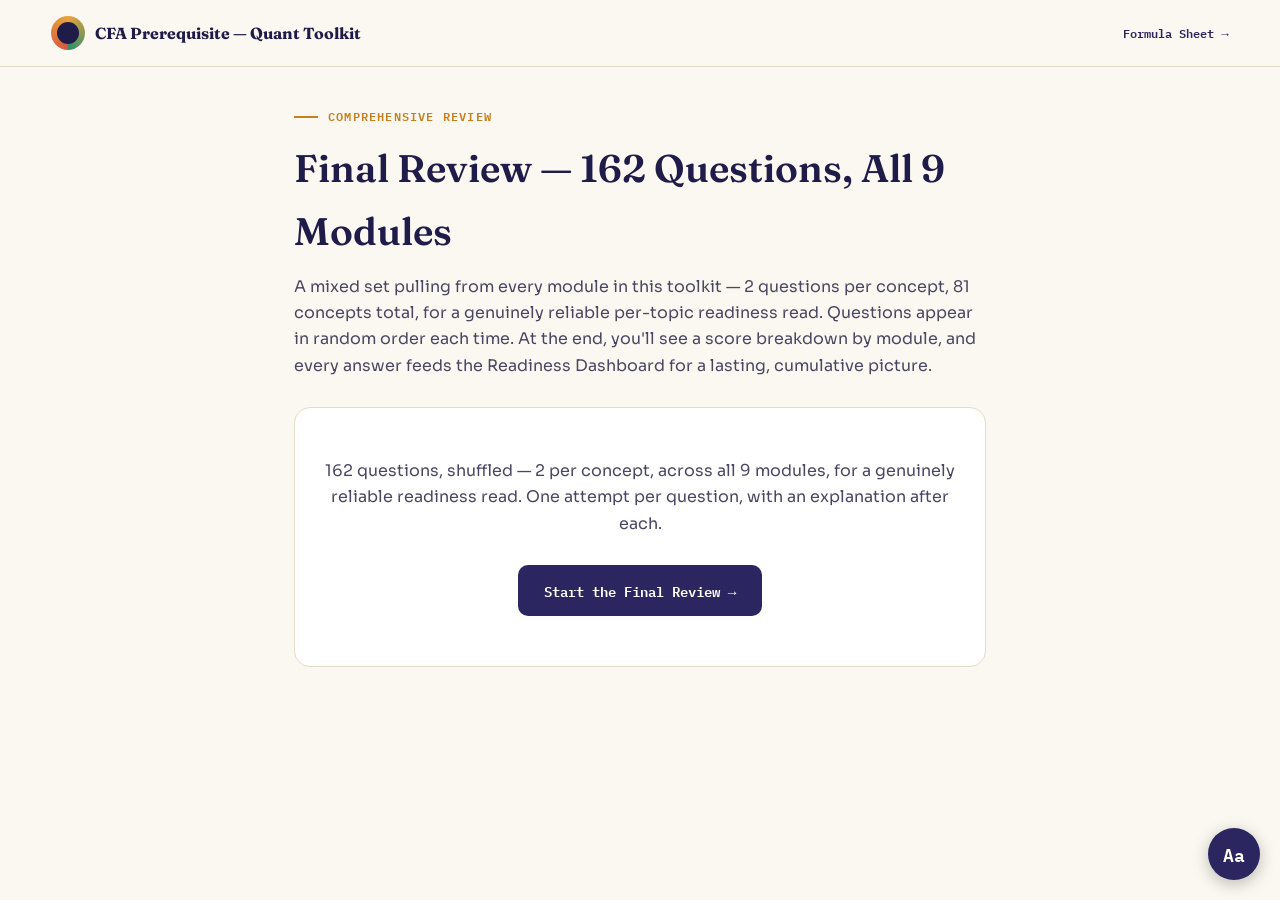
<file: final-review/index.html>
<!DOCTYPE html>
<html lang="en">
<head>
<meta charset="UTF-8">
<meta name="viewport" content="width=device-width, initial-scale=1.0">
<title>Final Review — CFA Prerequisite Quant Toolkit</title>
<link rel="stylesheet" href="styles.css">
<style>
  body{ margin:0; background:var(--paper); }
  .topbar{
    padding:16px 4vw; display:flex; align-items:center; justify-content:space-between;
    border-bottom:1px solid var(--line); position:sticky; top:0; background:var(--paper); z-index:10;
  }
  .topbar-left{ display:flex; align-items:center; gap:10px; text-decoration:none; }
  .brand-name{ font-family:var(--font-display); font-weight:700; font-size:1rem; color:var(--indigo-deep); }
  .wrap{ max-width:820px; margin:0 auto; padding:40px 5vw 80px; }
  .hero-mini{ margin-bottom:28px; }
  .eyebrow{
    font-family:var(--font-mono); font-size:.75rem; letter-spacing:.1em; text-transform:uppercase;
    color:var(--amber-deep); font-weight:600; margin-bottom:10px; display:flex; align-items:center; gap:10px;
  }
  .eyebrow::before{ content:""; width:24px; height:2px; background:var(--amber-deep); display:inline-block; }
  .hero-mini h1{ font-family:var(--font-display); font-size:clamp(1.7rem,3.4vw,2.4rem); color:var(--indigo-deep); margin:0 0 10px; }
  .hero-mini p{ color:var(--ink-soft); font-size:1rem; margin:0; }
  .cat-tag{
    display:inline-block; font-family:var(--font-mono); font-size:.68rem; text-transform:uppercase; letter-spacing:.04em;
    background:var(--paper-dim); border:1px solid var(--line); color:var(--ink-soft); padding:3px 10px; border-radius:20px; margin-bottom:12px;
  }
  .cat-breakdown{ display:flex; flex-direction:column; gap:8px; margin:20px 0; }
  .cat-row{ display:flex; align-items:center; gap:10px; font-size:.85rem; }
  .cat-row .name{ width:200px; flex:0 0 auto; color:var(--ink-soft); font-family:var(--font-mono); font-size:.75rem; }
  .cat-row .track{ flex:1; height:10px; background:var(--paper-dim); border-radius:5px; overflow:hidden; }
  .cat-row .fill{ height:100%; background:linear-gradient(90deg, var(--red), var(--amber), var(--green)); border-radius:5px; }
  .cat-row .score{ font-family:var(--font-mono); font-size:.75rem; width:44px; text-align:right; }
  .start-btn{
    font-family:var(--font-mono); font-size:.9rem; font-weight:700; background:var(--indigo); color:#fff;
    border:none; padding:14px 26px; border-radius:10px; cursor:pointer; margin-top:8px;
  }
  .start-btn:hover{ background:var(--indigo-deep); }
</style>
</head>
<body>

<div class="topbar">
  <a href="../index.html" class="topbar-left">
    <span class="brand-mark"></span>
    <span class="brand-name">CFA Prerequisite — Quant Toolkit</span>
  </a>
  <a href="../formula-sheet/index.html" style="font-family:var(--font-mono); font-size:.78rem; color:var(--indigo); text-decoration:none; font-weight:600;">Formula Sheet →</a>
</div>

<div class="wrap">
  <div class="hero-mini">
    <div class="eyebrow">Comprehensive Review</div>
    <h1>Final Review — 162 Questions, All 9 Modules</h1>
    <p>A mixed set pulling from every module in this toolkit — 2 questions per concept, 81 concepts total, for a genuinely reliable per-topic readiness read. Questions appear in random order each time. At the end, you'll see a score breakdown by module, and every answer feeds the Readiness Dashboard for a lasting, cumulative picture.</p>
  </div>

  <div class="quiz-shell" id="quizShell" style="max-width:100%;">
    <!-- populated by JS -->
  </div>
</div>

<script src="../diagnostics.js"></script>
<script src="script.js"></script>
<script src="../accessibility.js"></script>
</body>
</html>
</file>
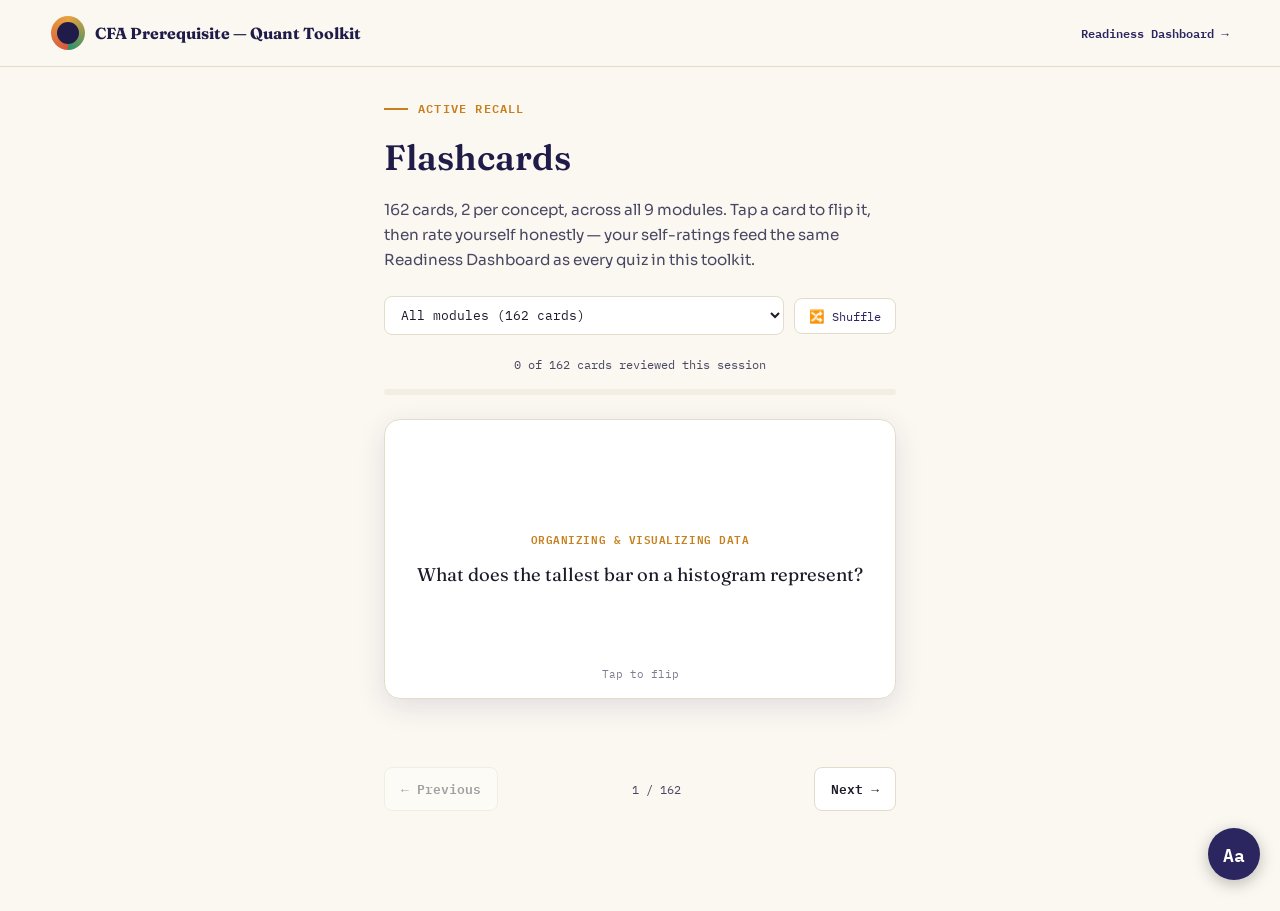
<file: flashcards/index.html>
<!DOCTYPE html>
<html lang="en">
<head>
<meta charset="UTF-8">
<meta name="viewport" content="width=device-width, initial-scale=1.0">
<title>Flashcards — CFA Prerequisite Quant Toolkit</title>
<link rel="stylesheet" href="styles.css">
<style>
  body{ margin:0; background:var(--paper); }
  .topbar{
    padding:16px 4vw; display:flex; align-items:center; justify-content:space-between;
    border-bottom:1px solid var(--line); position:sticky; top:0; background:var(--paper); z-index:10;
  }
  .topbar-left{ display:flex; align-items:center; gap:10px; text-decoration:none; }
  .brand-name{ font-family:var(--font-display); font-weight:700; font-size:1rem; color:var(--indigo-deep); }
  .wrap{ max-width:640px; margin:0 auto; padding:32px 5vw 80px; }
  .eyebrow{
    font-family:var(--font-mono); font-size:.75rem; letter-spacing:.1em; text-transform:uppercase;
    color:var(--amber-deep); font-weight:600; margin-bottom:10px; display:flex; align-items:center; gap:10px;
  }
  .eyebrow::before{ content:""; width:24px; height:2px; background:var(--amber-deep); display:inline-block; }
  h1{ font-family:var(--font-display); font-size:clamp(1.6rem,3.2vw,2.2rem); color:var(--indigo-deep); margin:0 0 10px; }
  .lede{ color:var(--ink-soft); font-size:.95rem; margin:0 0 24px; }

  .controls-row{ display:flex; gap:10px; align-items:center; margin-bottom:20px; flex-wrap:wrap; }
  .module-select{
    font-family:var(--font-mono); font-size:.8rem; padding:9px 12px; border-radius:8px; border:1.5px solid var(--line);
    background:#fff; color:var(--ink); flex:1; min-width:180px;
  }
  .shuffle-btn{
    font-family:var(--font-mono); font-size:.78rem; padding:9px 14px; border-radius:8px; border:1.5px solid var(--line);
    background:#fff; color:var(--indigo); cursor:pointer; white-space:nowrap;
  }
  .shuffle-btn:hover{ background:var(--paper-dim); }

  .deck-progress{
    font-family:var(--font-mono); font-size:.75rem; color:var(--ink-soft); text-align:center; margin-bottom:14px;
  }
  .deck-track{ height:6px; background:var(--paper-dim); border-radius:3px; overflow:hidden; margin-bottom:24px; }
  .deck-fill{ height:100%; background:var(--indigo); border-radius:3px; transition:width .2s; }

  .card-scene{ perspective:1400px; margin-bottom:20px; }
  .flashcard{
    position:relative; width:100%; min-height:280px; cursor:pointer;
    transform-style:preserve-3d; transition:transform .5s cubic-bezier(.4,.2,.2,1);
  }
  .flashcard.flipped{ transform:rotateY(180deg); }
  .card-face{
    position:absolute; inset:0; backface-visibility:hidden; border-radius:16px;
    display:flex; flex-direction:column; align-items:center; justify-content:center; text-align:center;
    padding:32px 28px; box-shadow:0 8px 28px rgba(43,37,96,.12);
  }
  .card-front{ background:#fff; border:1.5px solid var(--line); }
  .card-back{ background:var(--indigo-deep); color:#fff; transform:rotateY(180deg); }
  .card-tag{
    font-family:var(--font-mono); font-size:.68rem; text-transform:uppercase; letter-spacing:.05em;
    color:var(--amber-deep); margin-bottom:14px; font-weight:700;
  }
  .card-back .card-tag{ color:var(--amber); }
  .card-text{ font-family:var(--font-display); font-size:1.15rem; line-height:1.45; color:var(--ink); }
  .card-back .card-text{ color:#fff; font-family:var(--font-sans, inherit); font-size:1rem; font-weight:400; line-height:1.6; }
  .card-hint{
    position:absolute; bottom:14px; font-family:var(--font-mono); font-size:.68rem; color:var(--ink-soft); opacity:.7;
  }
  .card-back .card-hint{ color:#cfc9e8; }

  .nav-row{ display:flex; align-items:center; justify-content:space-between; gap:10px; margin-bottom:20px; }
  .nav-btn{
    font-family:var(--font-mono); font-size:.8rem; font-weight:600; padding:10px 16px; border-radius:8px;
    border:1.5px solid var(--line); background:#fff; color:var(--ink); cursor:pointer;
  }
  .nav-btn:hover:not(:disabled){ background:var(--paper-dim); }
  .nav-btn:disabled{ opacity:.4; cursor:not-allowed; }
  .nav-counter{ font-family:var(--font-mono); font-size:.78rem; color:var(--ink-soft); }

  .self-assess-row{ display:flex; gap:10px; }
  .assess-btn{
    flex:1; font-family:var(--font-mono); font-size:.82rem; font-weight:700; padding:13px; border-radius:10px;
    border:none; cursor:pointer; opacity:0; pointer-events:none; transition:opacity .2s;
  }
  .assess-btn.show{ opacity:1; pointer-events:auto; }
  .assess-btn.still-learning{ background:#FBE7E2; color:#8a2f1c; }
  .assess-btn.still-learning:hover{ background:#f5d3ca; }
  .assess-btn.got-it{ background:#E4F4EC; color:#1c5b41; }
  .assess-btn.got-it:hover{ background:#d3ecdf; }

  .empty-deck{ text-align:center; padding:60px 20px; color:var(--ink-soft); }

  @media (max-width: 480px){
    .flashcard{ min-height:240px; }
    .card-text{ font-size:1rem; }
  }
</style>
</head>
<body>

<div class="topbar">
  <a href="../index.html" class="topbar-left">
    <span class="brand-mark"></span>
    <span class="brand-name">CFA Prerequisite — Quant Toolkit</span>
  </a>
  <a href="../readiness/index.html" style="font-family:var(--font-mono); font-size:.78rem; color:var(--indigo); text-decoration:none; font-weight:600;">Readiness Dashboard →</a>
</div>

<div class="wrap">
  <div class="eyebrow">Active Recall</div>
  <h1>Flashcards</h1>
  <p class="lede">162 cards, 2 per concept, across all 9 modules. Tap a card to flip it, then rate yourself honestly — your self-ratings feed the same Readiness Dashboard as every quiz in this toolkit.</p>

  <div class="controls-row">
    <select class="module-select" id="moduleSelect">
      <option value="all">All modules (162 cards)</option>
    </select>
    <button class="shuffle-btn" id="shuffleBtn">🔀 Shuffle</button>
  </div>

  <div class="deck-progress" id="deckProgress"></div>
  <div class="deck-track"><div class="deck-fill" id="deckFill"></div></div>

  <div id="cardArea">
    <!-- populated by JS -->
  </div>
</div>

<script src="../diagnostics.js"></script>
<script src="script.js"></script>
<script src="../accessibility.js"></script>
</body>
</html>
</file>
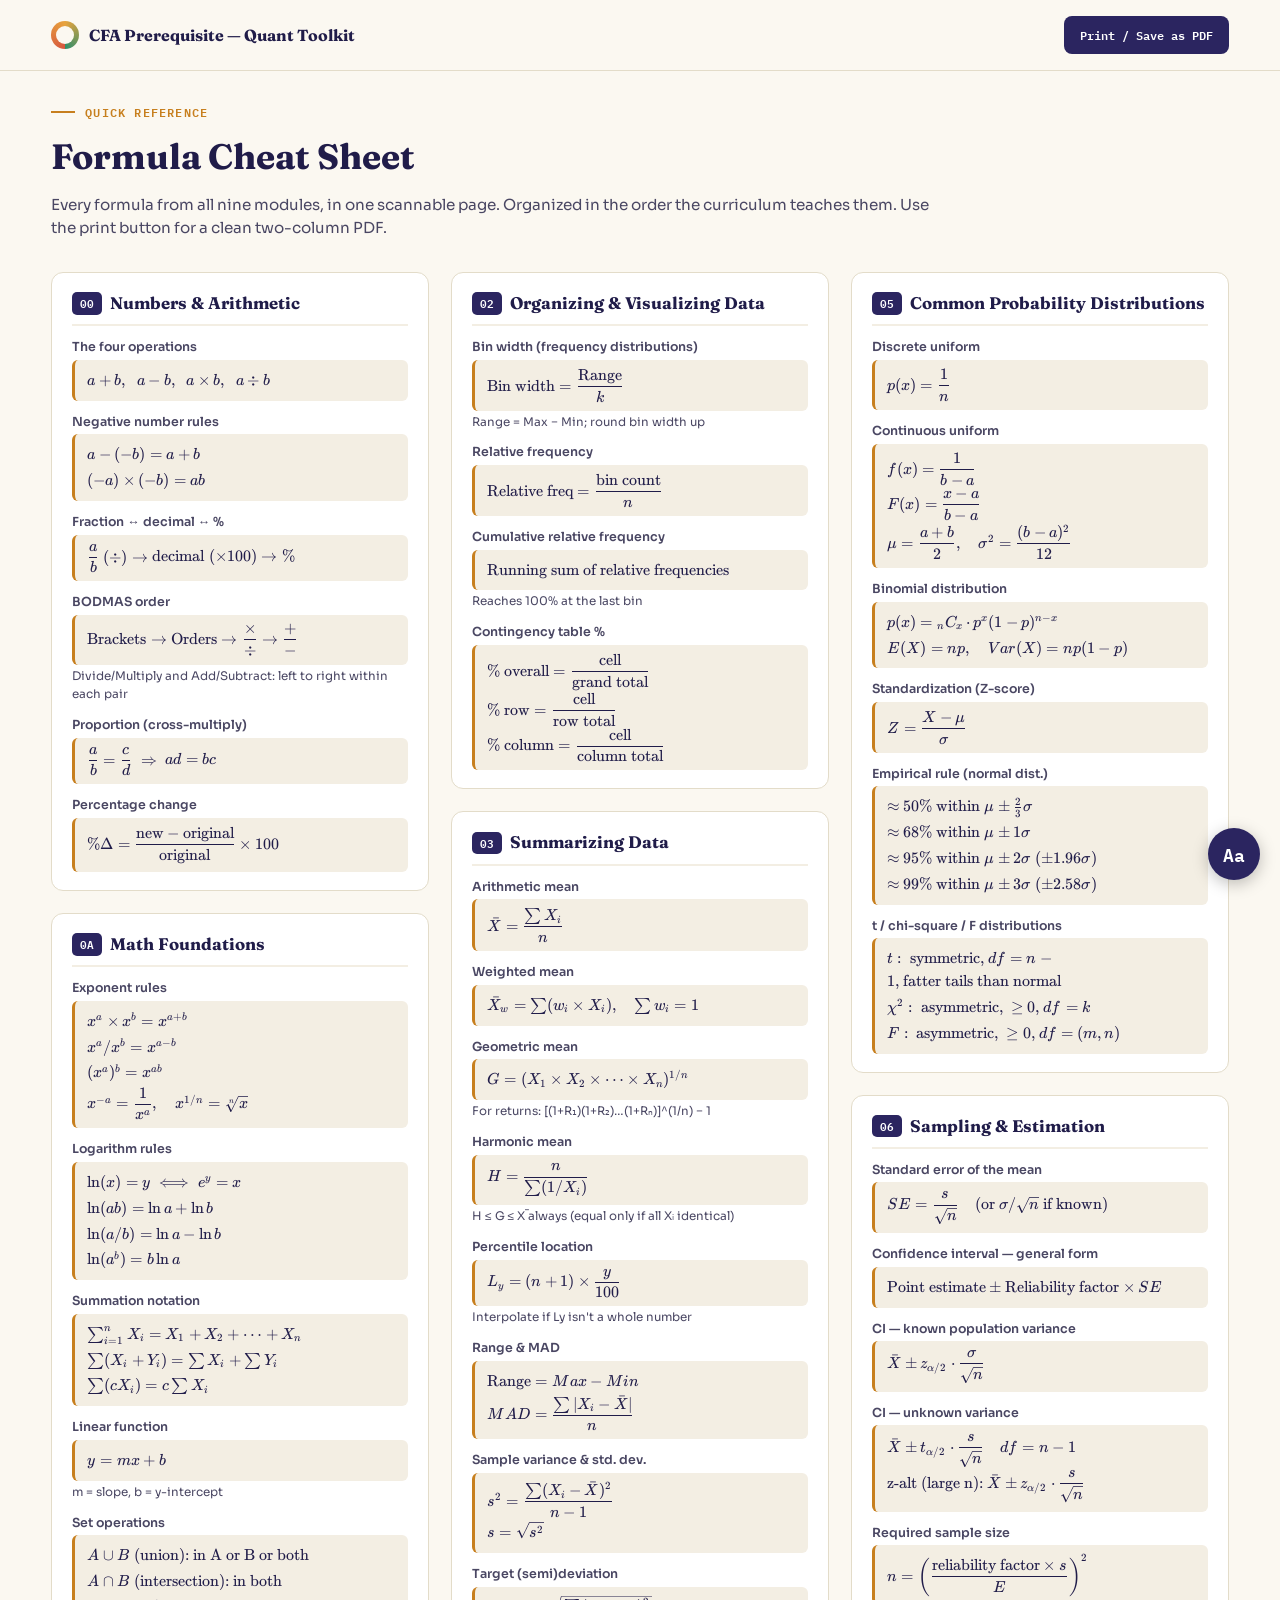
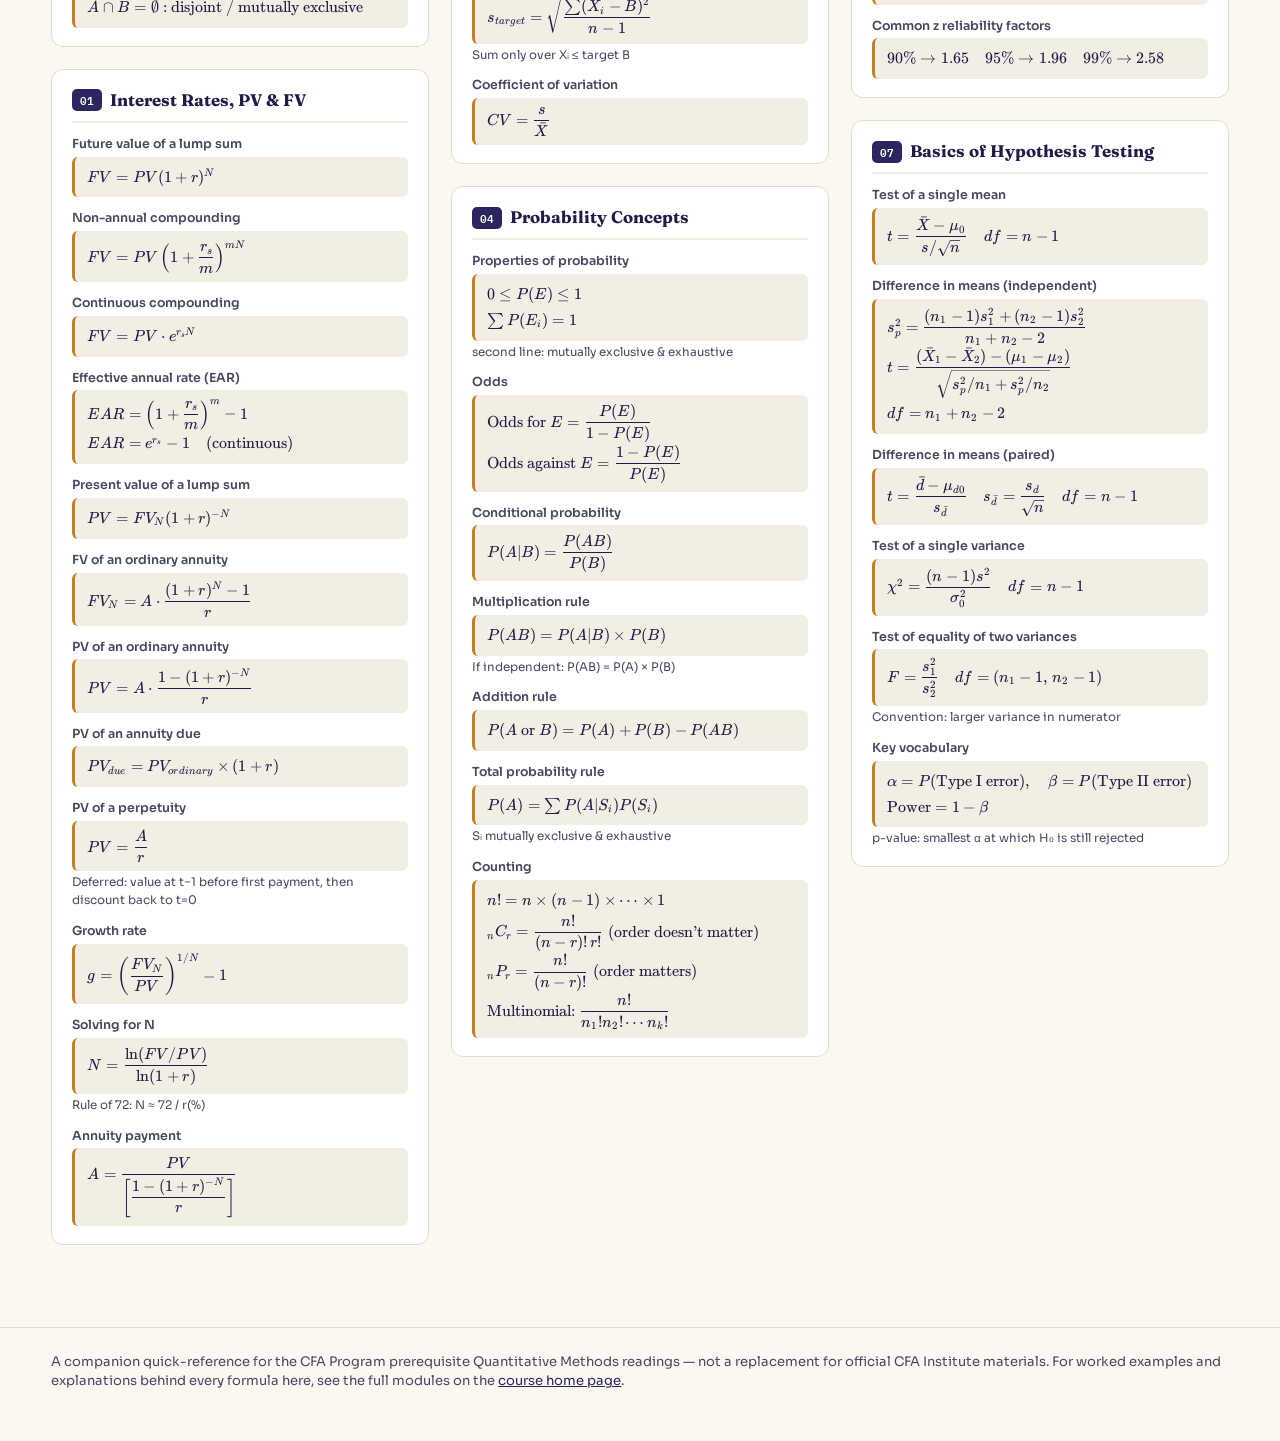
<file: formula-sheet/index.html>
<!DOCTYPE html>
<html lang="en">
<head>
<meta charset="UTF-8">
<meta name="viewport" content="width=device-width, initial-scale=1.0">
<title>Formula Cheat Sheet — CFA Prerequisite Quant Toolkit</title>
<link rel="stylesheet" href="styles.css">
<link rel="stylesheet" href="katex/katex.min.css">
<script src="katex/katex.min.js"></script>
</head>
<body>

<div class="topbar">
  <div class="topbar-left">
    <a href="../index.html" style="display:flex; align-items:center; gap:10px; text-decoration:none;">
      <span class="brand-mark"></span>
      <span class="brand-name">CFA Prerequisite — Quant Toolkit</span>
    </a>
  </div>
  <button class="print-btn" onclick="window.print()">Print / Save as PDF</button>
</div>

<header class="hero">
  <div class="eyebrow">Quick Reference</div>
  <h1>Formula Cheat Sheet</h1>
  <p>Every formula from all nine modules, in one scannable page. Organized in the order the curriculum teaches them. Use the print button for a clean two-column PDF.</p>
</header>

<div class="sheet" id="sheet">
  <!-- populated by script.js -->
</div>

<footer class="footer">
  A companion quick-reference for the CFA Program prerequisite Quantitative Methods readings — not a replacement for official CFA Institute materials. For worked examples and explanations behind every formula here, see the full modules on the <a href="../index.html" style="color:var(--indigo);">course home page</a>.
</footer>

<script src="script.js"></script>
<script src="../accessibility.js"></script>
</body>
</html>
</file>
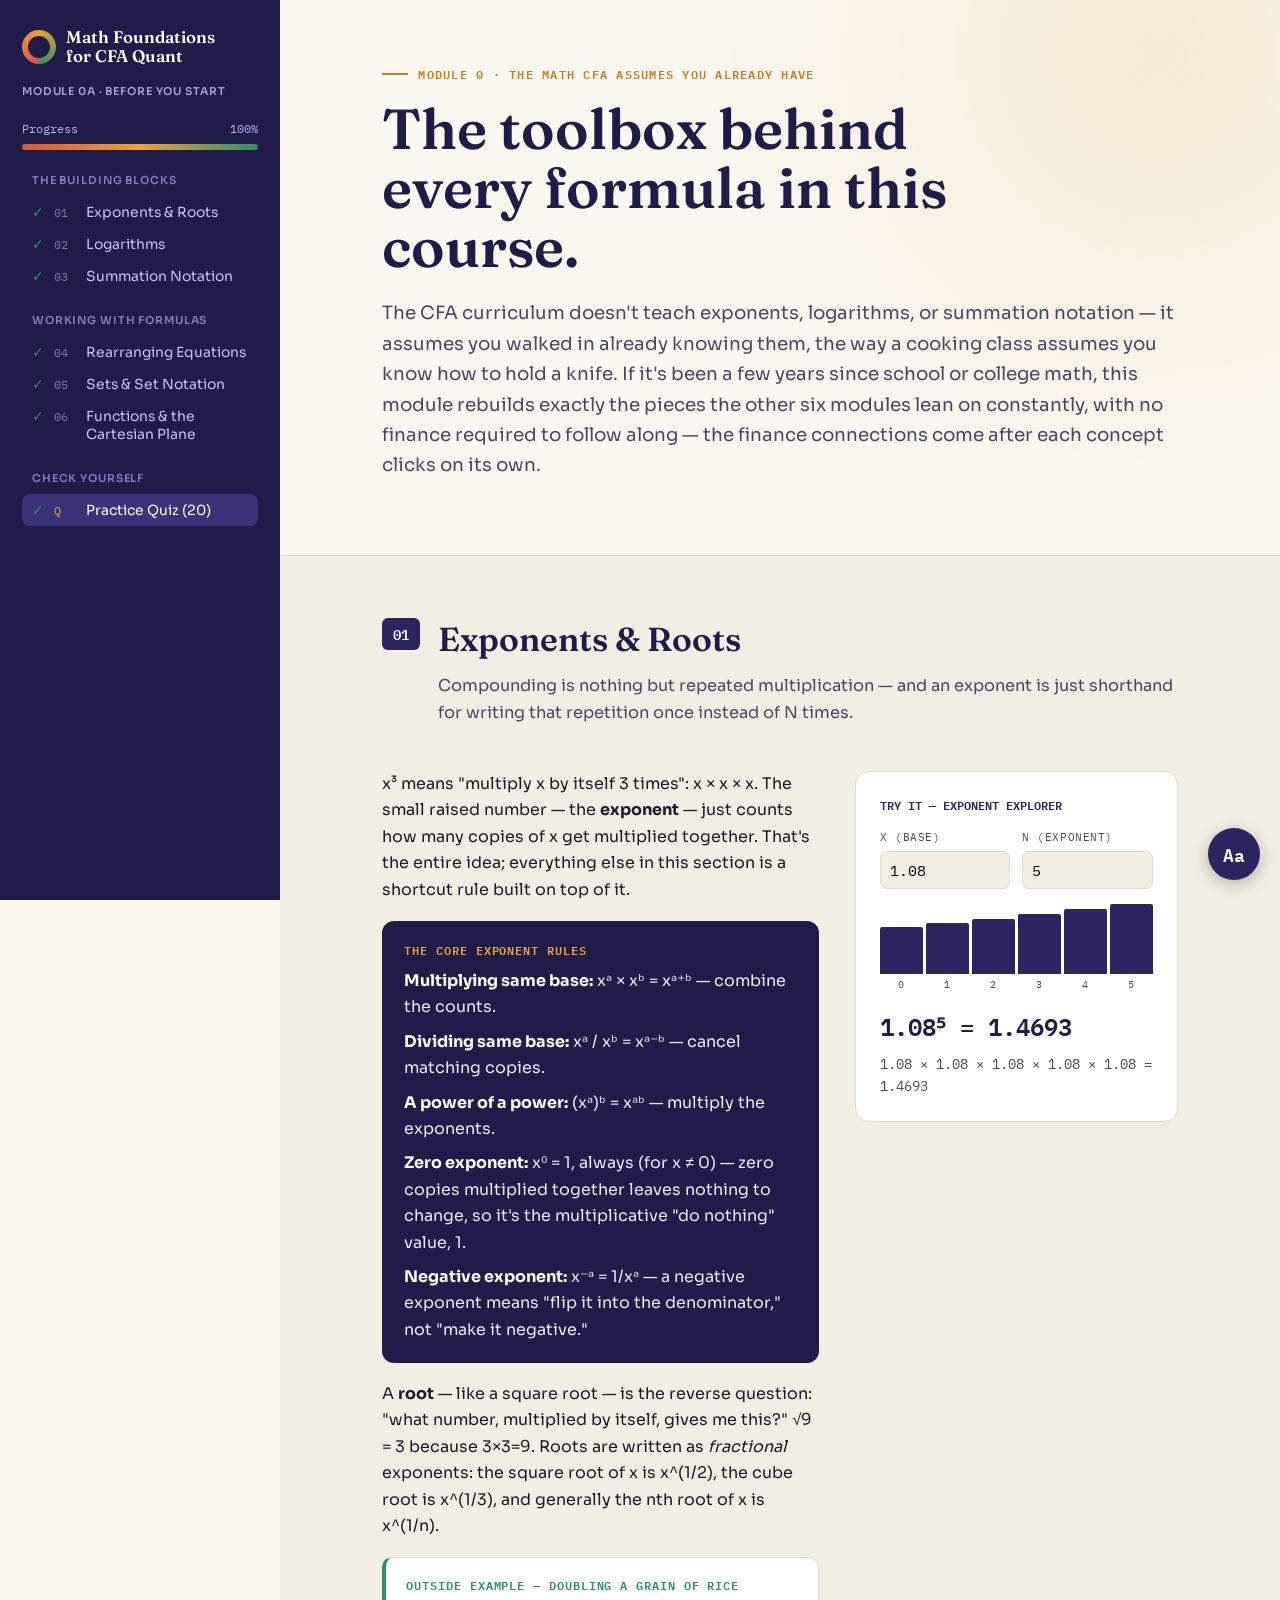
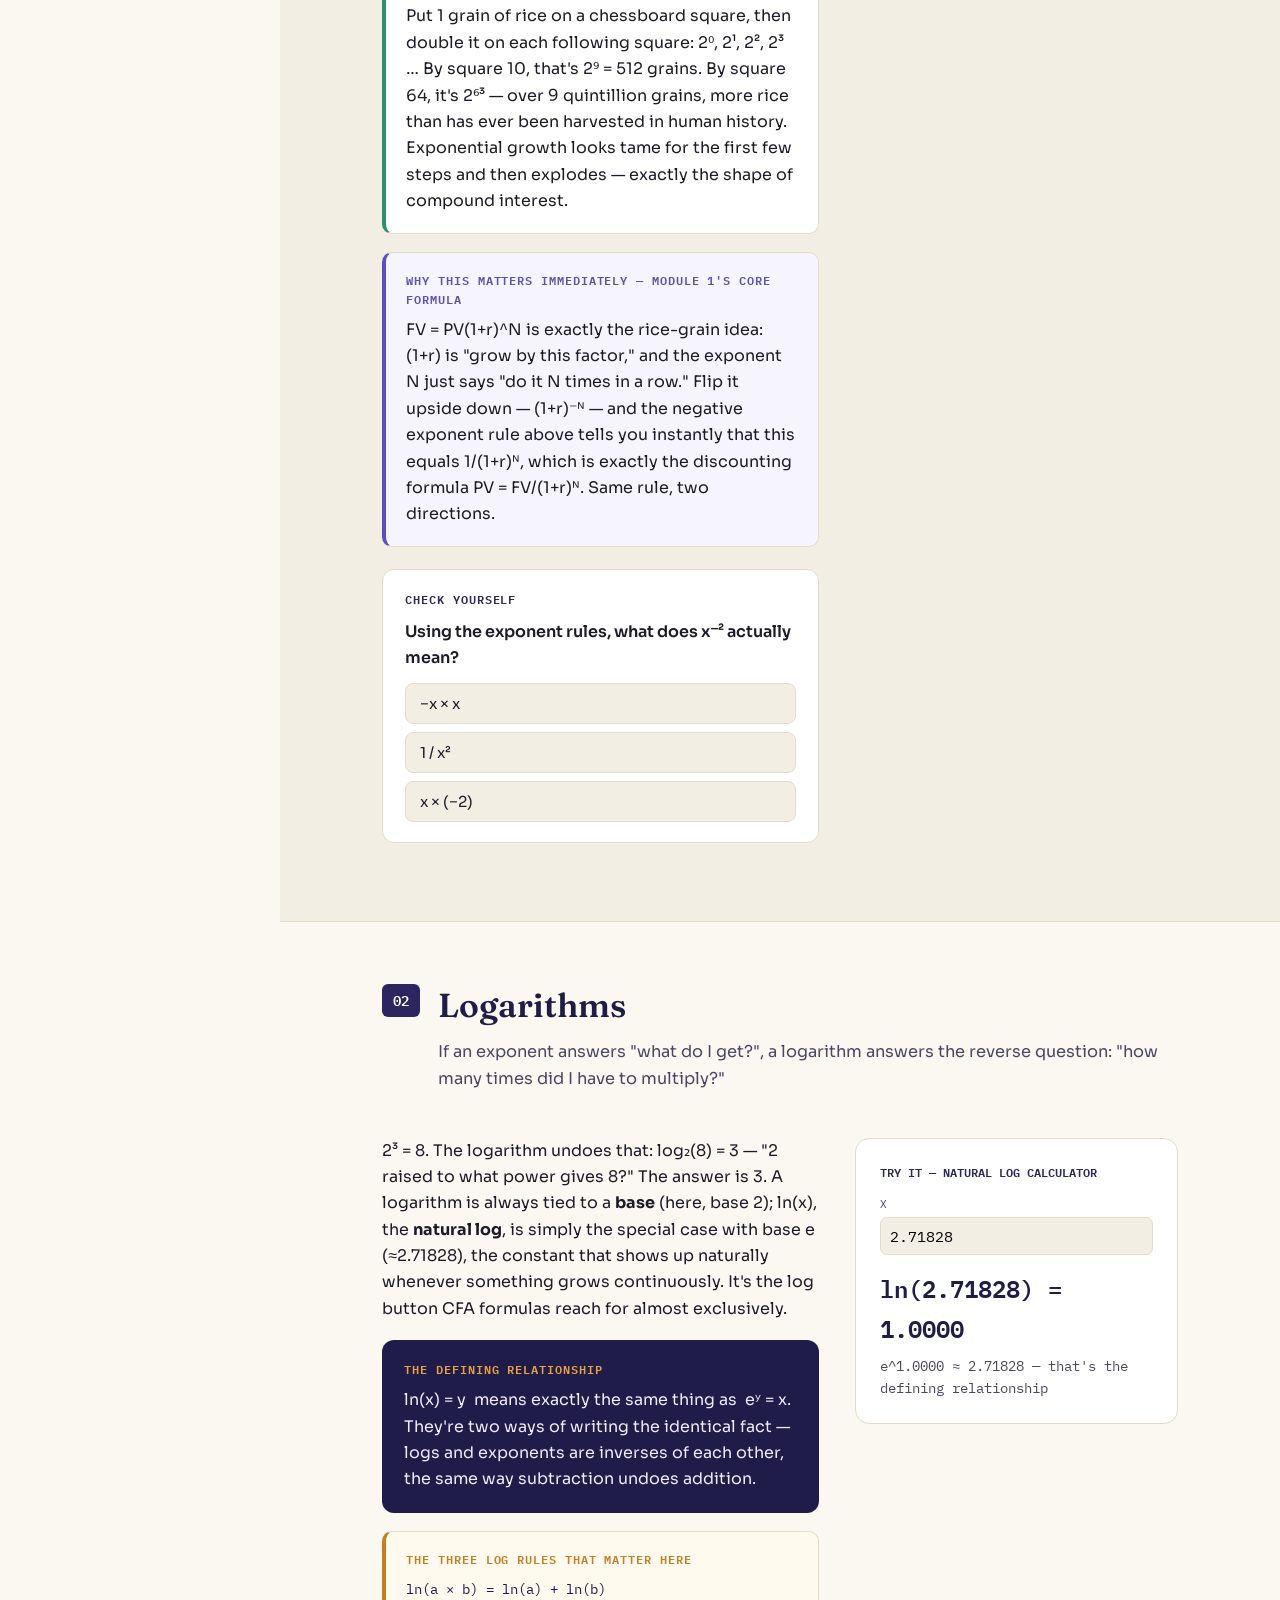
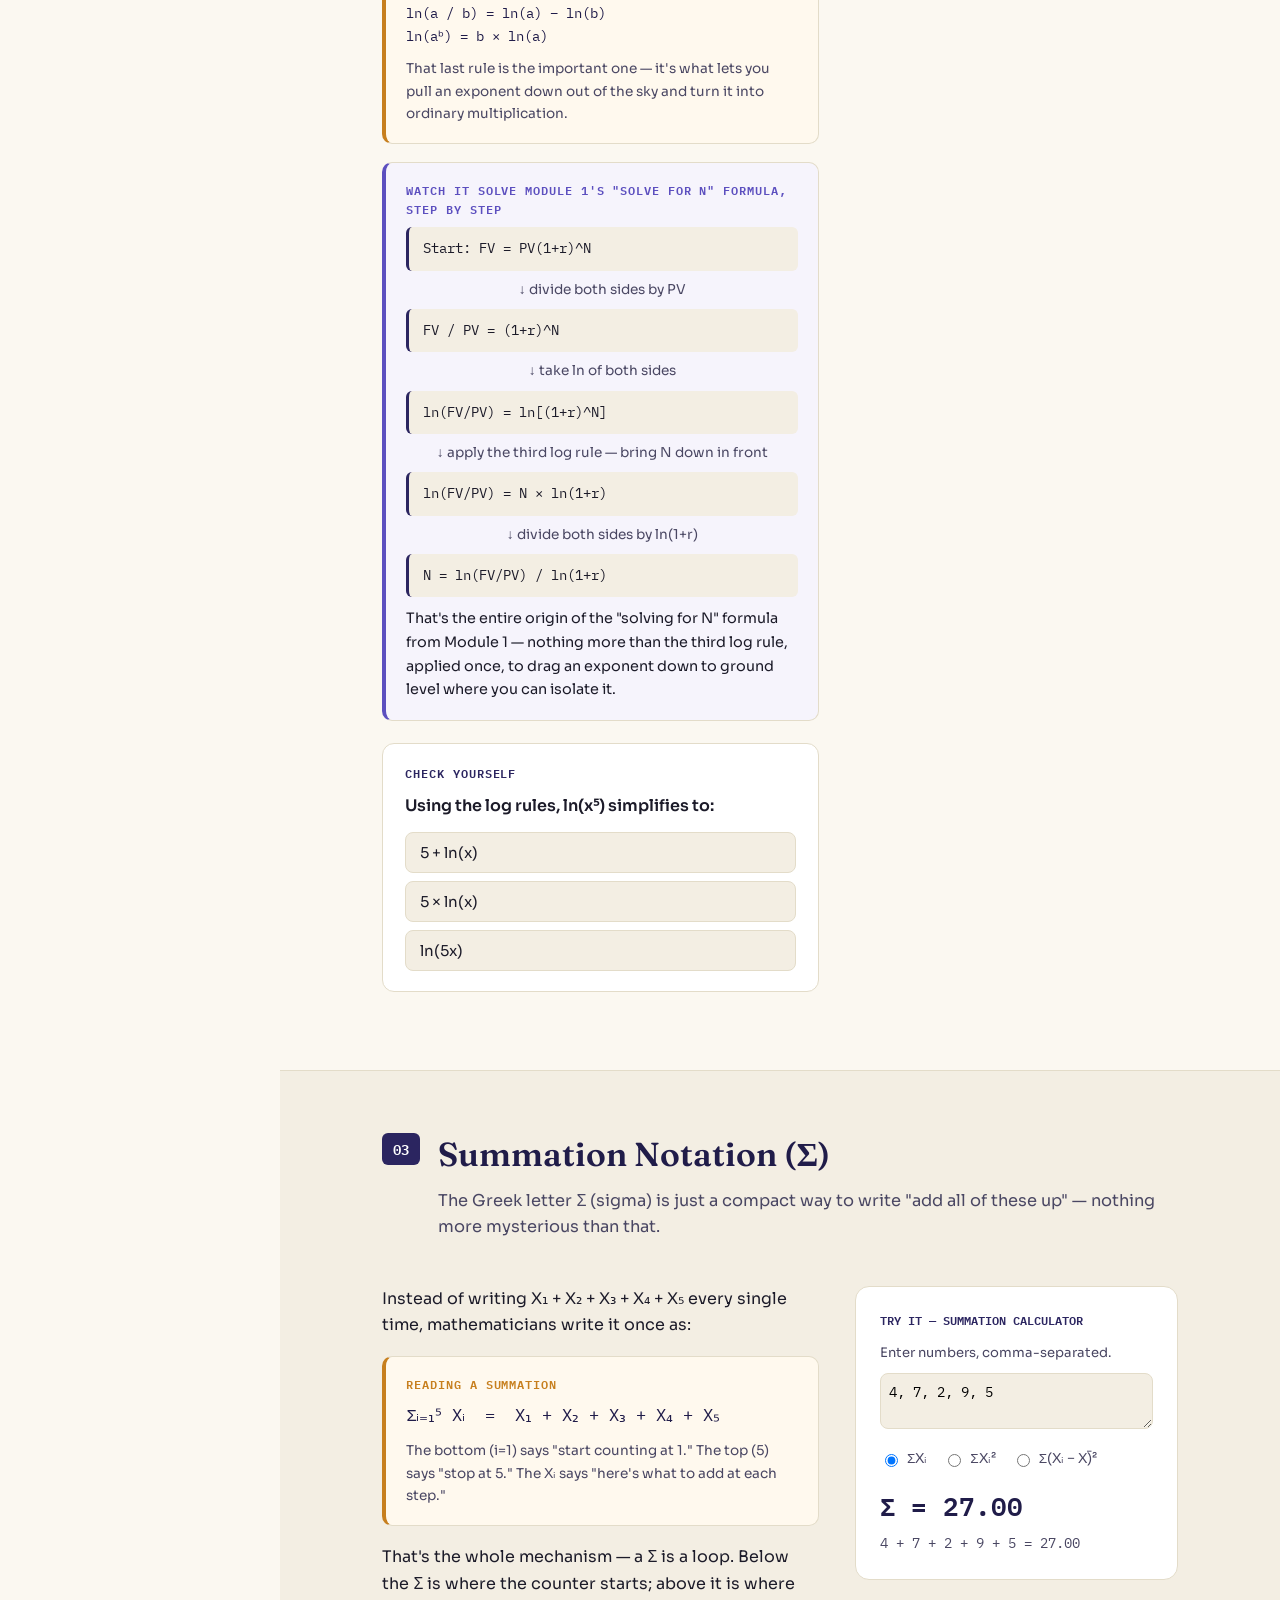
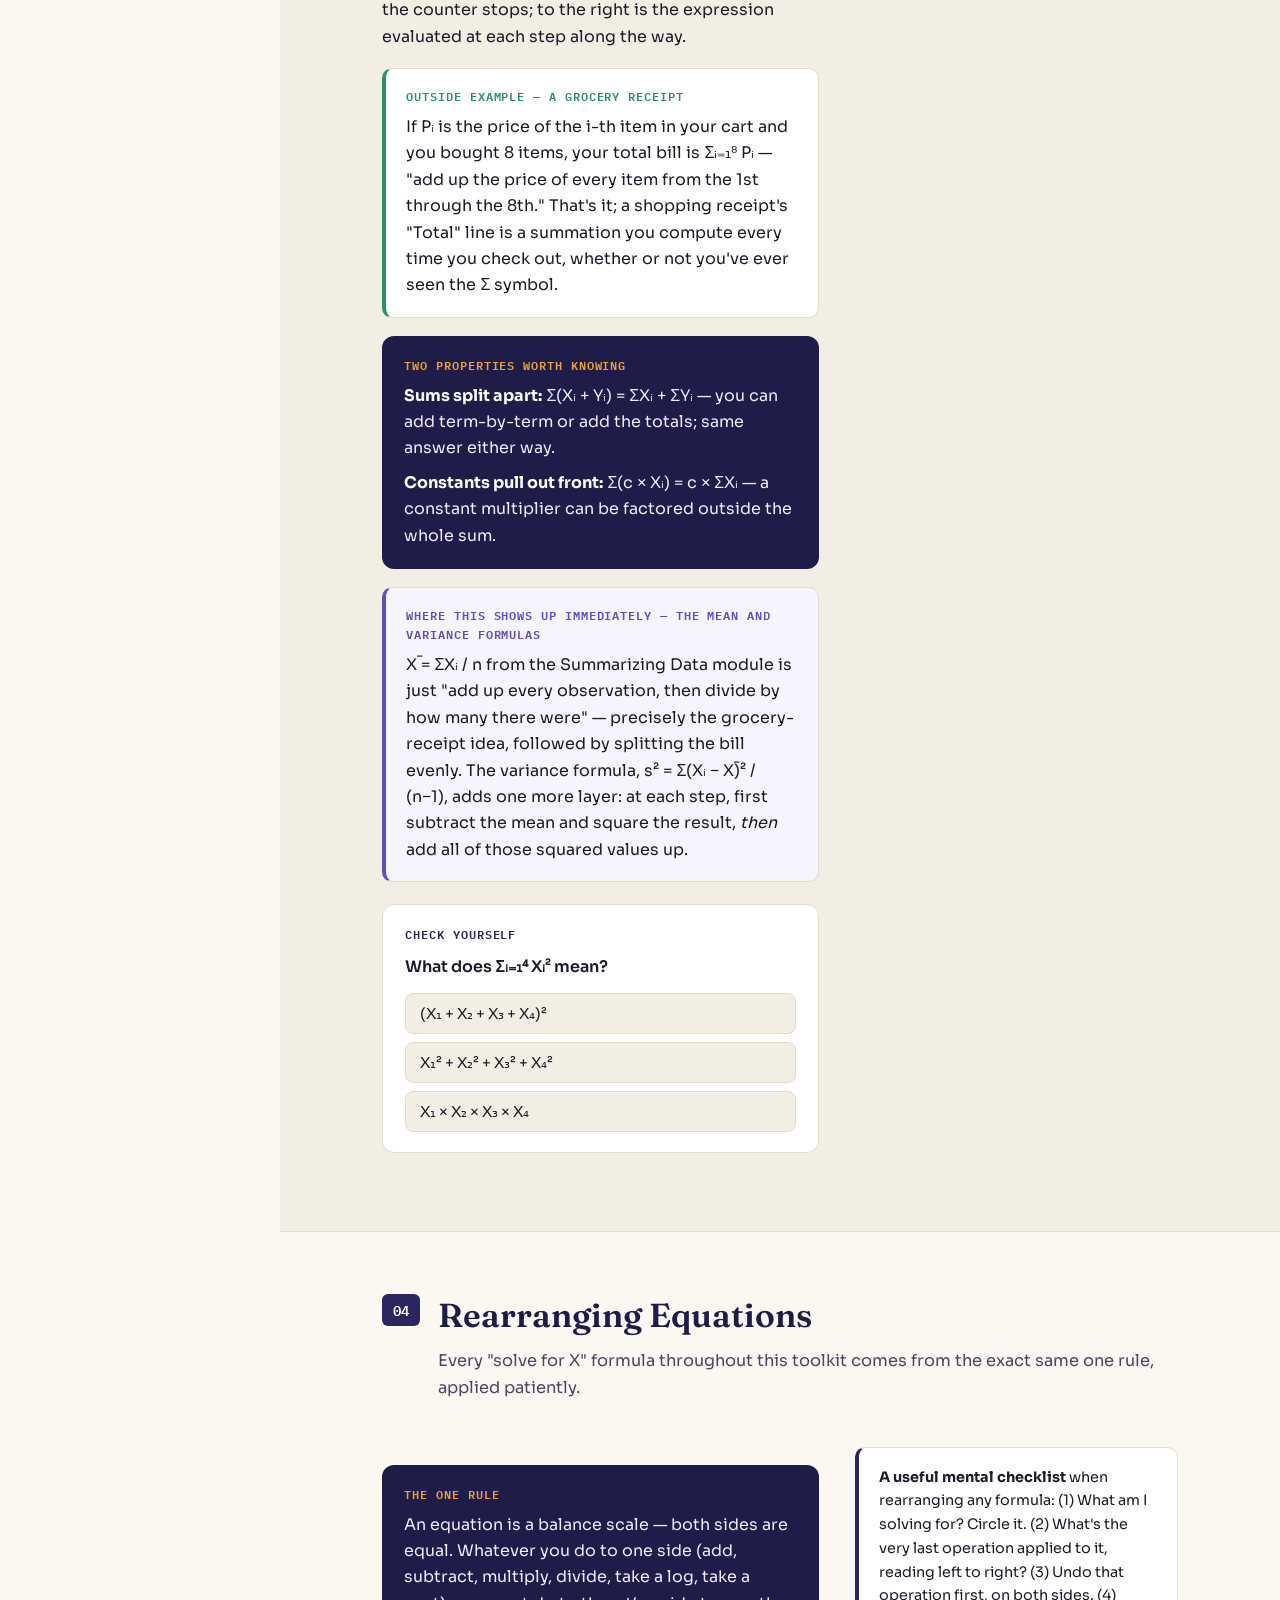
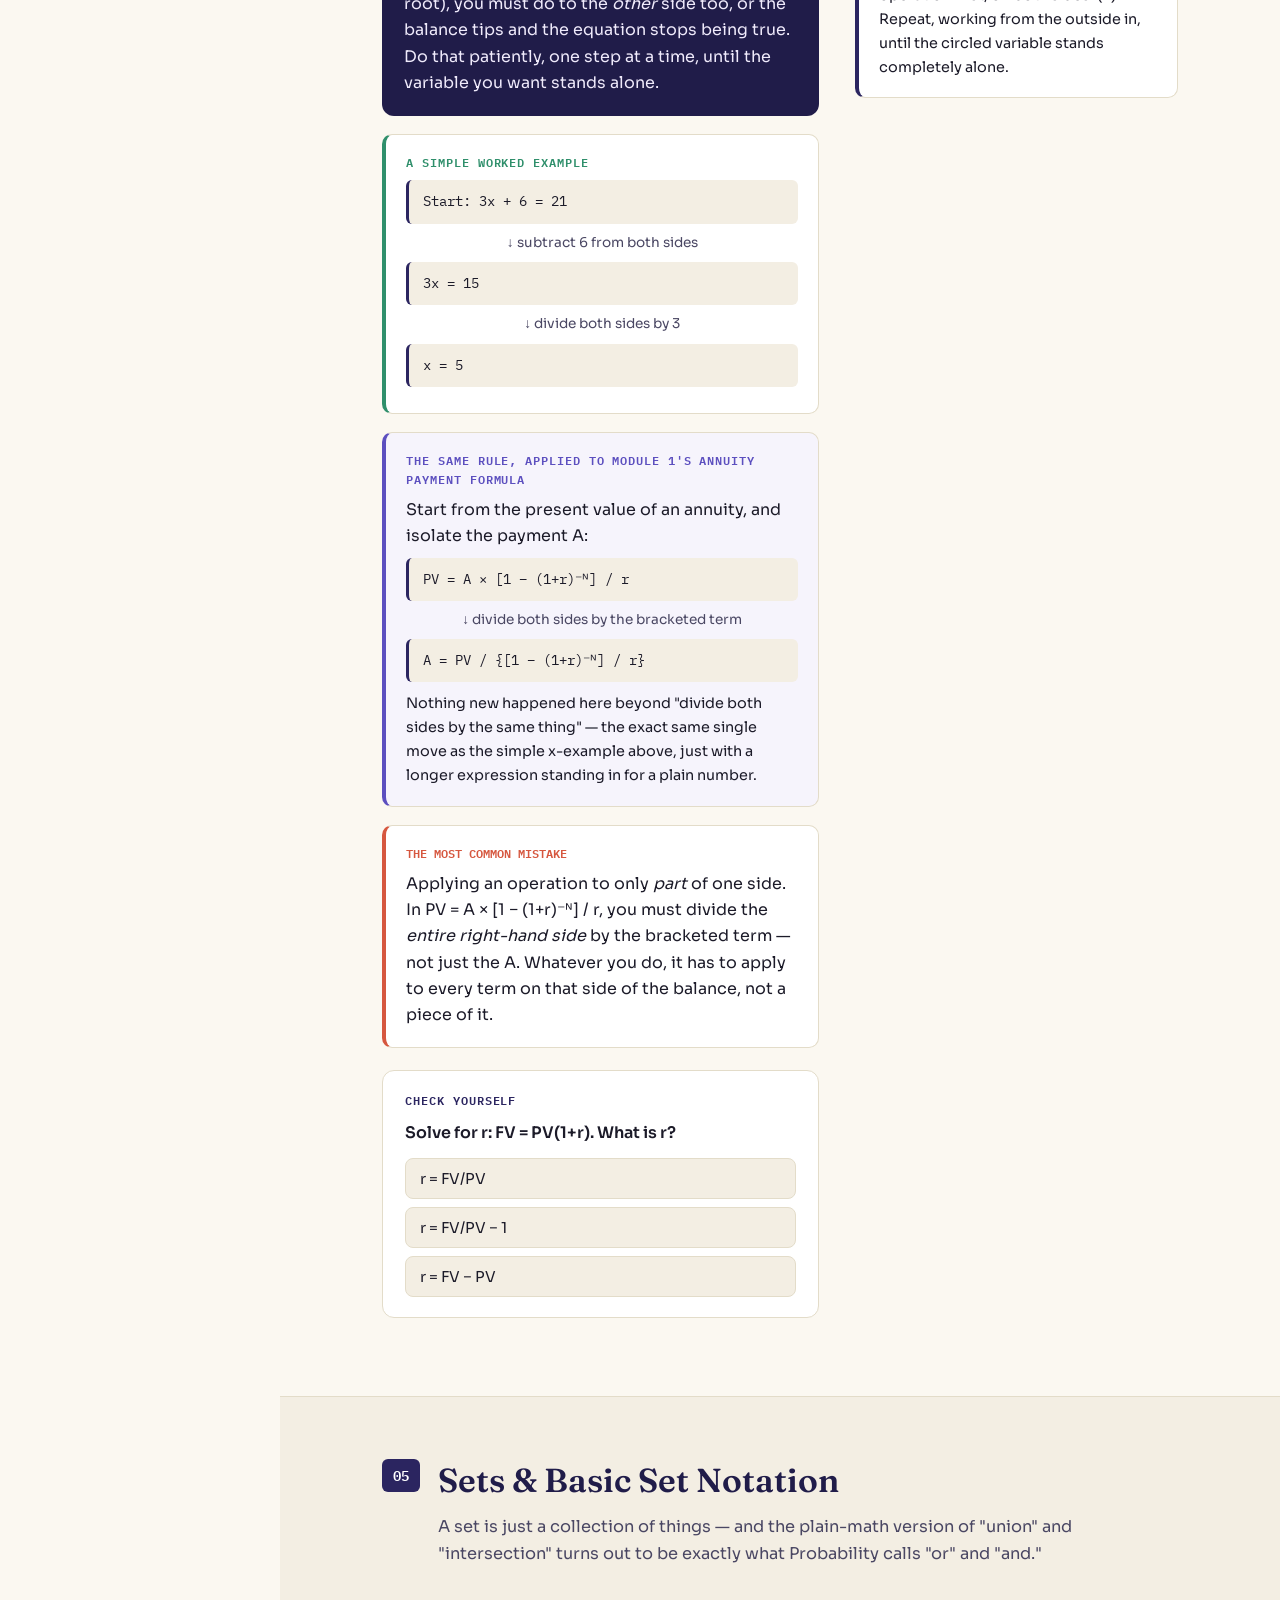
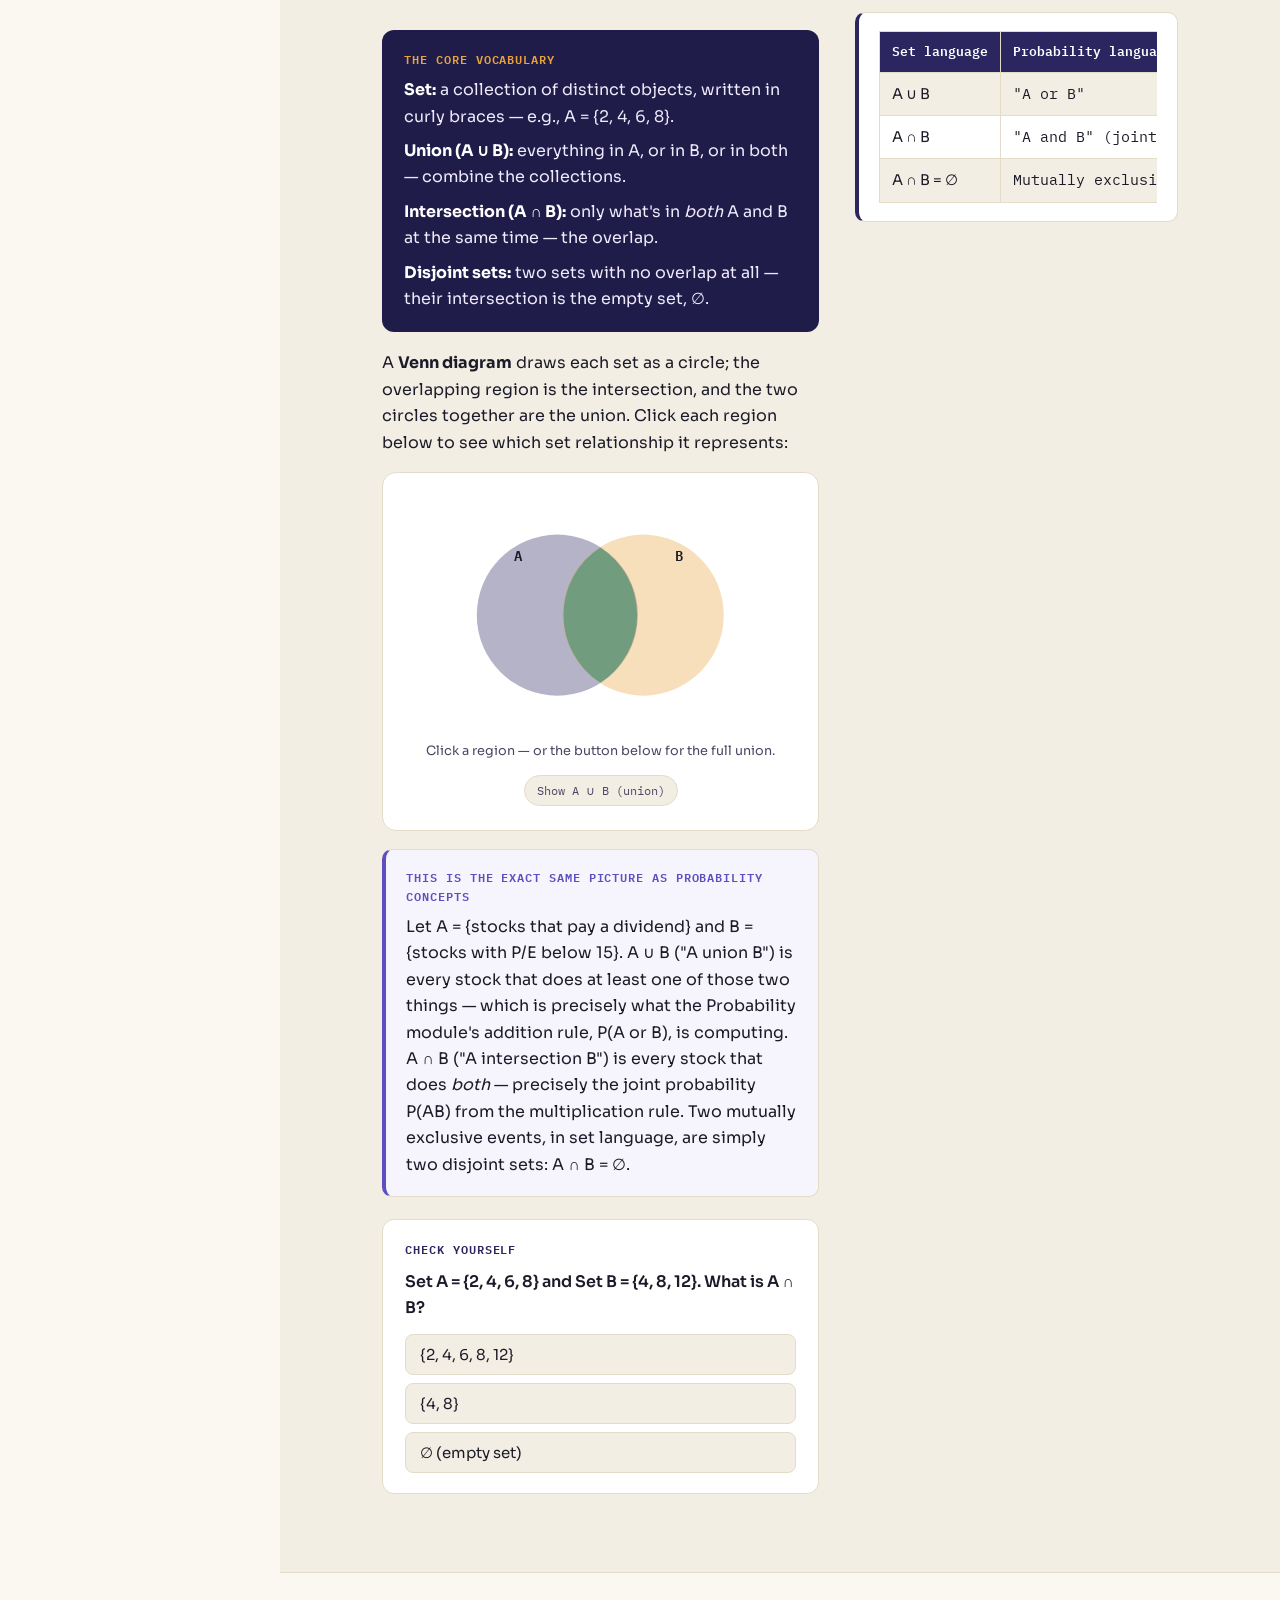
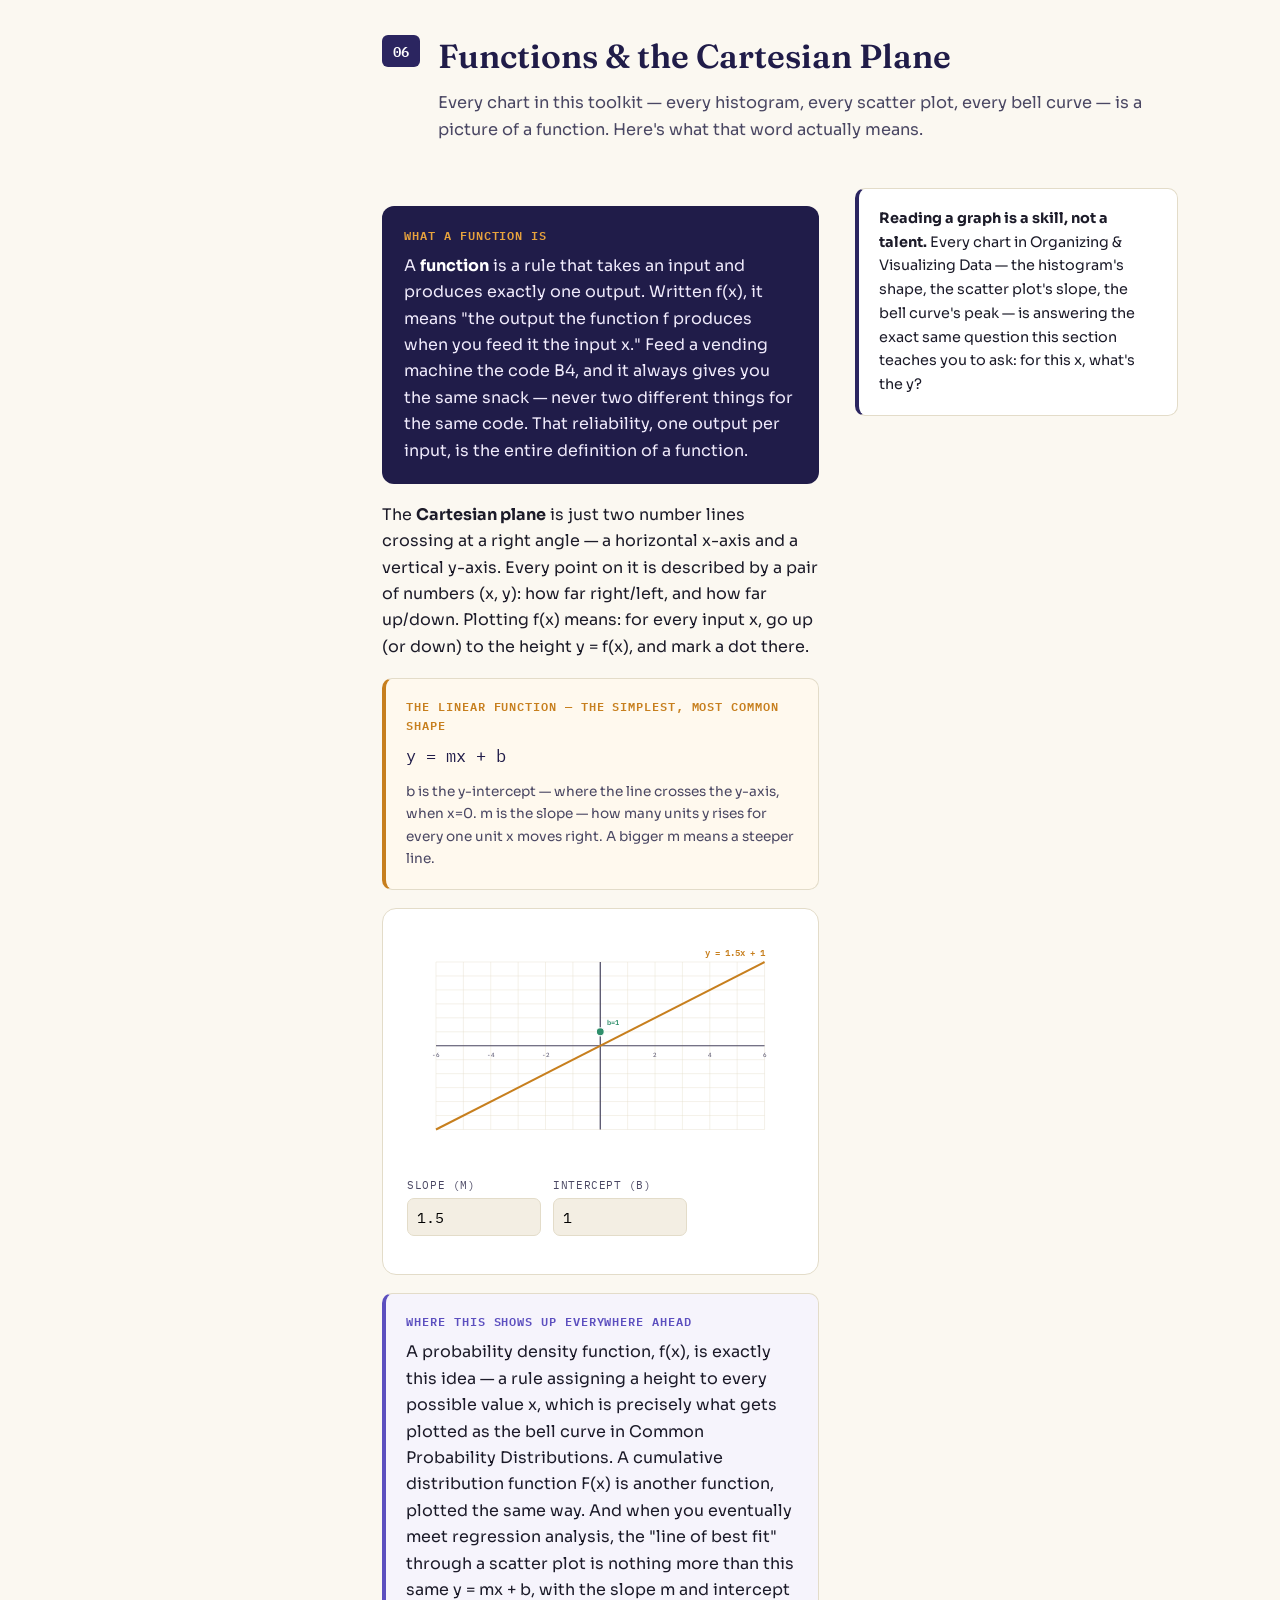
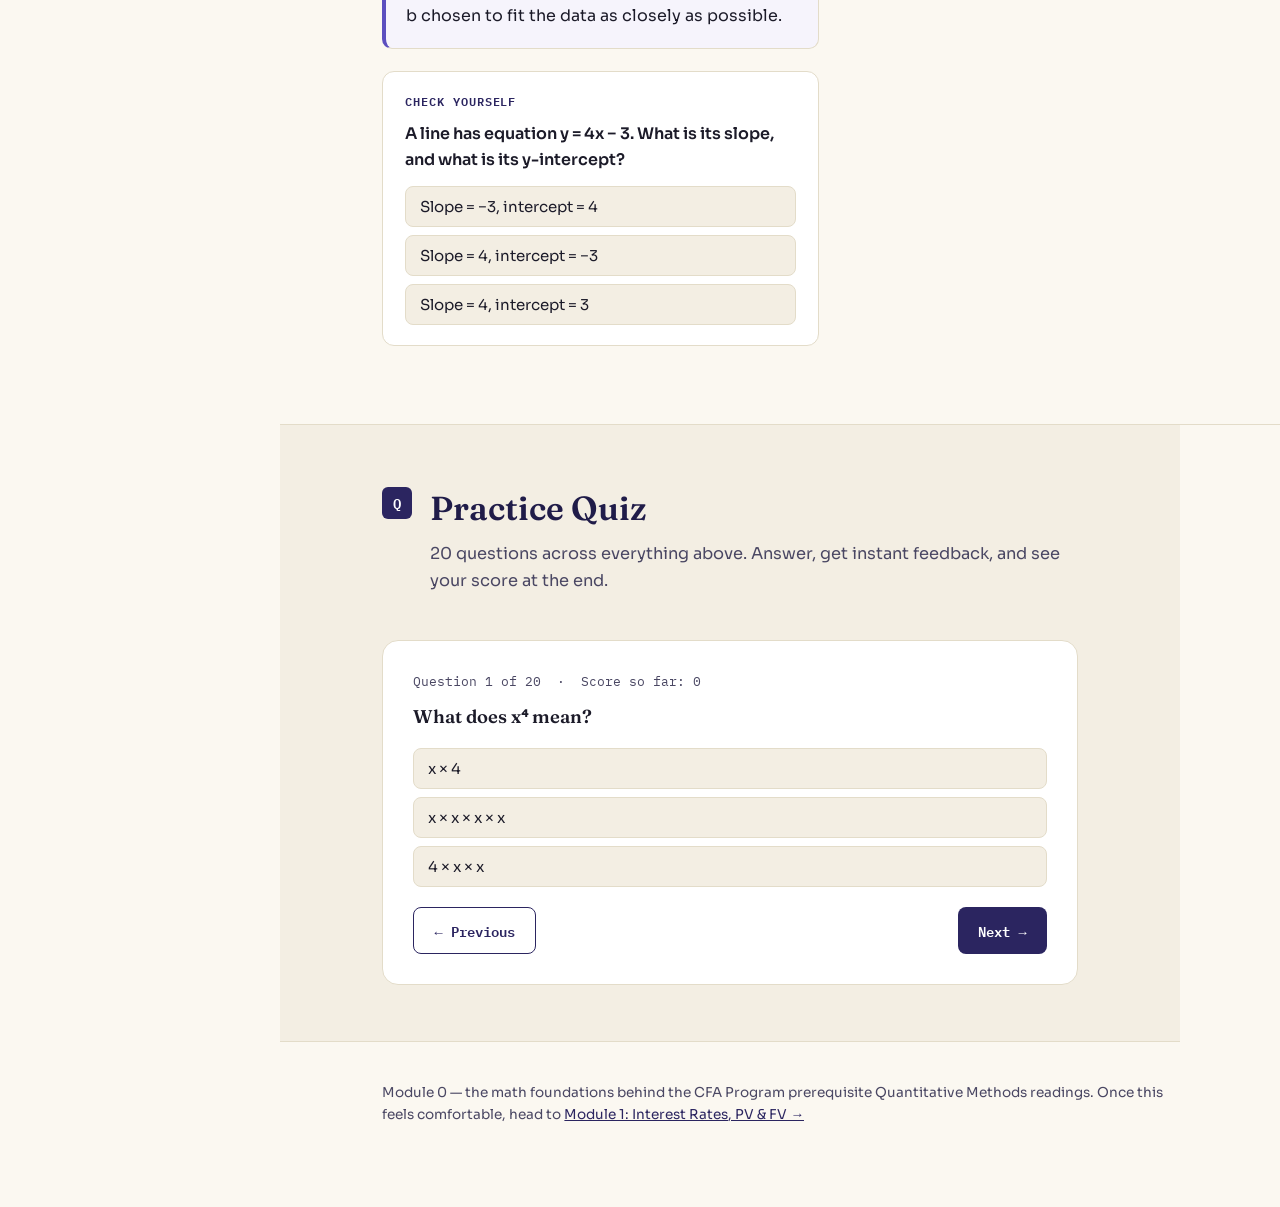
<file: foundations/index.html>
<!DOCTYPE html>
<html lang="en">
<head>
<meta charset="UTF-8">
<meta name="viewport" content="width=device-width, initial-scale=1.0">
<title>Math Foundations for CFA Quant — CFA Prerequisite Quant Toolkit</title>
<link rel="stylesheet" href="styles.css">
</head>
<body>

<div class="mobile-bar">
  <strong style="font-family:var(--font-display)">x² → √x</strong>
  <button id="sidebarToggle">Menu</button>
</div>

<div class="app">

  <!-- ============ SIDEBAR ============ -->
  <nav class="sidebar" id="sidebar">
    <a href="../index.html" class="brand">
      <span class="brand-mark"></span>
      <span class="brand-name">Math Foundations<br>for CFA Quant</span>
    </a>
    <div class="brand-sub">Module 0A · Before You Start</div>

    <div class="progress-wrap">
      <div class="progress-label"><span>Progress</span><span id="progressPct">0%</span></div>
      <div class="progress-track"><div class="progress-fill" id="progressFill"></div></div>
    </div>

    <div class="toc-group-label">The Building Blocks</div>
    <ul class="toc">
      <li><a href="#sec-exponents" data-sec="sec-exponents"><span class="num">01</span>Exponents &amp; Roots</a></li>
      <li><a href="#sec-logs" data-sec="sec-logs"><span class="num">02</span>Logarithms</a></li>
      <li><a href="#sec-summation" data-sec="sec-summation"><span class="num">03</span>Summation Notation</a></li>
    </ul>

    <div class="toc-group-label">Working With Formulas</div>
    <ul class="toc">
      <li><a href="#sec-algebra" data-sec="sec-algebra"><span class="num">04</span>Rearranging Equations</a></li>
      <li><a href="#sec-sets" data-sec="sec-sets"><span class="num">05</span>Sets &amp; Set Notation</a></li>
      <li><a href="#sec-functions" data-sec="sec-functions"><span class="num">06</span>Functions &amp; the Cartesian Plane</a></li>
    </ul>

    <div class="toc-group-label">Check Yourself</div>
    <ul class="toc">
      <li><a href="#sec-quiz" data-sec="sec-quiz"><span class="num">Q</span>Practice Quiz (20)</a></li>
    </ul>
  </nav>

  <!-- ============ MAIN ============ -->
  <main id="top">

    <header class="hero">
      <div class="eyebrow">Module 0 · The Math CFA Assumes You Already Have</div>
      <h1>The toolbox behind every formula in this course.</h1>
      <p class="lede">The CFA curriculum doesn't teach exponents, logarithms, or summation notation — it assumes you walked in already knowing them, the way a cooking class assumes you know how to hold a knife. If it's been a few years since school or college math, this module rebuilds exactly the pieces the other six modules lean on constantly, with no finance required to follow along — the finance connections come after each concept clicks on its own.</p>
    </header>

    <!-- =========================================================
         01 EXPONENTS & ROOTS
    ========================================================== -->
    <section class="section" id="sec-exponents">
      <div class="section-head">
        <span class="section-tag">01</span>
        <div>
          <h2>Exponents &amp; Roots</h2>
          <p class="subhead">Compounding is nothing but repeated multiplication — and an exponent is just shorthand for writing that repetition once instead of N times.</p>
        </div>
      </div>
      <div class="content-grid">
        <div>
          <p>x³ means "multiply x by itself 3 times": x × x × x. The small raised number — the <strong>exponent</strong> — just counts how many copies of x get multiplied together. That's the entire idea; everything else in this section is a shortcut rule built on top of it.</p>

          <div class="definition">
            <div class="label">The core exponent rules</div>
            <p style="margin-bottom:8px;"><strong>Multiplying same base:</strong> xᵃ × xᵇ = xᵃ⁺ᵇ — combine the counts.</p>
            <p style="margin-bottom:8px;"><strong>Dividing same base:</strong> xᵃ / xᵇ = xᵃ⁻ᵇ — cancel matching copies.</p>
            <p style="margin-bottom:8px;"><strong>A power of a power:</strong> (xᵃ)ᵇ = xᵃᵇ — multiply the exponents.</p>
            <p style="margin-bottom:8px;"><strong>Zero exponent:</strong> x⁰ = 1, always (for x ≠ 0) — zero copies multiplied together leaves nothing to change, so it's the multiplicative "do nothing" value, 1.</p>
            <p style="margin:0;"><strong>Negative exponent:</strong> x⁻ᵃ = 1/xᵃ — a negative exponent means "flip it into the denominator," not "make it negative."</p>
          </div>

          <p>A <strong>root</strong> — like a square root — is the reverse question: "what number, multiplied by itself, gives me this?" √9 = 3 because 3×3=9. Roots are written as <em>fractional</em> exponents: the square root of x is x^(1/2), the cube root is x^(1/3), and generally the nth root of x is x^(1/n).</p>

          <div class="callout example">
            <div class="label">Outside example — doubling a grain of rice</div>
            <p style="margin:0;">Put 1 grain of rice on a chessboard square, then double it on each following square: 2⁰, 2¹, 2², 2³ … By square 10, that's 2⁹ = 512 grains. By square 64, it's 2⁶³ — over 9 quintillion grains, more rice than has ever been harvested in human history. Exponential growth looks tame for the first few steps and then explodes — exactly the shape of compound interest.</p>
          </div>

          <div class="callout finance">
            <div class="label">Why this matters immediately — Module 1's core formula</div>
            <p style="margin:0;">FV = PV(1+r)^N is exactly the rice-grain idea: (1+r) is "grow by this factor," and the exponent N just says "do it N times in a row." Flip it upside down — (1+r)⁻ᴺ — and the negative exponent rule above tells you instantly that this equals 1/(1+r)ᴺ, which is exactly the discounting formula PV = FV/(1+r)ᴺ. Same rule, two directions.</p>
          </div>

          <div class="checkin" data-checkin="c1">
            <div class="label">Check yourself</div>
            <div class="q">Using the exponent rules, what does x⁻² actually mean?</div>
            <div class="opt-list">
              <button class="opt-btn" data-correct="false">−x × x</button>
              <button class="opt-btn" data-correct="true">1 / x²</button>
              <button class="opt-btn" data-correct="false">x × (−2)</button>
            </div>
            <div class="checkin-feedback">Correct — a negative exponent flips the term into the denominator: x⁻² = 1/x². It has nothing to do with making the value negative.</div>
          </div>
        </div>
        <div>
          <div class="dist-card" style="margin-top:0;">
            <div class="label" style="font-family:var(--font-mono); font-size:.72rem; text-transform:uppercase; color:var(--indigo); font-weight:700; margin-bottom:12px;">Try it — exponent explorer</div>
            <div class="tvm-grid">
              <div class="tvm-field"><label>x (base)</label><input type="number" id="expX" value="1.08" step="0.01"></div>
              <div class="tvm-field"><label>n (exponent)</label><input type="number" id="expN" value="5" step="1"></div>
            </div>
            <div id="expChart" style="margin:14px 0;"></div>
            <div class="tvm-result" id="expResult">1.08⁵ = 1.4693</div>
            <div class="calc-steps" id="expSteps">1.08 × 1.08 × 1.08 × 1.08 × 1.08 = 1.4693</div>
          </div>
        </div>
      </div>
    </section>

    <!-- =========================================================
         02 LOGARITHMS
    ========================================================== -->
    <section class="section" id="sec-logs">
      <div class="section-head">
        <span class="section-tag">02</span>
        <div>
          <h2>Logarithms</h2>
          <p class="subhead">If an exponent answers "what do I get?", a logarithm answers the reverse question: "how many times did I have to multiply?"</p>
        </div>
      </div>
      <div class="content-grid">
        <div>
          <p>2³ = 8. The logarithm undoes that: log₂(8) = 3 — "2 raised to what power gives 8?" The answer is 3. A logarithm is always tied to a <strong>base</strong> (here, base 2); ln(x), the <strong>natural log</strong>, is simply the special case with base e (≈2.71828), the constant that shows up naturally whenever something grows continuously. It's the log button CFA formulas reach for almost exclusively.</p>

          <div class="definition">
            <div class="label">The defining relationship</div>
            <p style="margin:0;">ln(x) = y &nbsp;means exactly the same thing as&nbsp; eʸ = x. They're two ways of writing the identical fact — logs and exponents are inverses of each other, the same way subtraction undoes addition.</p>
          </div>

          <div class="callout formula">
            <div class="label">The three log rules that matter here</div>
            <div class="formula-body" style="font-size:.9rem;">
              ln(a × b) = ln(a) + ln(b)<br>
              ln(a / b) = ln(a) − ln(b)<br>
              ln(aᵇ) = b × ln(a)
            </div>
            <p style="margin:10px 0 0; font-size:.85rem; color:var(--ink-soft);">That last rule is the important one — it's what lets you pull an exponent down out of the sky and turn it into ordinary multiplication.</p>
          </div>

          <div class="callout finance">
            <div class="label">Watch it solve Module 1's "solve for N" formula, step by step</div>
            <div class="derivation-step">Start: FV = PV(1+r)^N</div>
            <div class="derivation-arrow">↓ divide both sides by PV</div>
            <div class="derivation-step">FV / PV = (1+r)^N</div>
            <div class="derivation-arrow">↓ take ln of both sides</div>
            <div class="derivation-step">ln(FV/PV) = ln[(1+r)^N]</div>
            <div class="derivation-arrow">↓ apply the third log rule — bring N down in front</div>
            <div class="derivation-step">ln(FV/PV) = N × ln(1+r)</div>
            <div class="derivation-arrow">↓ divide both sides by ln(1+r)</div>
            <div class="derivation-step">N = ln(FV/PV) / ln(1+r)</div>
            <p style="margin:10px 0 0; font-size:.9rem;">That's the entire origin of the "solving for N" formula from Module 1 — nothing more than the third log rule, applied once, to drag an exponent down to ground level where you can isolate it.</p>
          </div>

          <div class="checkin" data-checkin="c2">
            <div class="label">Check yourself</div>
            <div class="q">Using the log rules, ln(x⁵) simplifies to:</div>
            <div class="opt-list">
              <button class="opt-btn" data-correct="false">5 + ln(x)</button>
              <button class="opt-btn" data-correct="true">5 × ln(x)</button>
              <button class="opt-btn" data-correct="false">ln(5x)</button>
            </div>
            <div class="checkin-feedback">Correct — ln(aᵇ) = b × ln(a), so ln(x⁵) = 5 × ln(x).</div>
          </div>
        </div>
        <div>
          <div class="dist-card" style="margin-top:0;">
            <div class="label" style="font-family:var(--font-mono); font-size:.72rem; text-transform:uppercase; color:var(--indigo); font-weight:700; margin-bottom:12px;">Try it — natural log calculator</div>
            <div class="tvm-grid">
              <div class="tvm-field"><label>x</label><input type="number" id="lnX" value="2.71828" step="0.01" min="0.0001"></div>
            </div>
            <div class="tvm-result" id="lnResult">ln(2.71828) = 1.0000</div>
            <div class="calc-steps" id="lnSteps">e¹ ≈ 2.71828, so ln(2.71828) ≈ 1</div>
          </div>
        </div>
      </div>
    </section>

    <!-- =========================================================
         03 SUMMATION NOTATION
    ========================================================== -->
    <section class="section" id="sec-summation">
      <div class="section-head">
        <span class="section-tag">03</span>
        <div>
          <h2>Summation Notation (Σ)</h2>
          <p class="subhead">The Greek letter Σ (sigma) is just a compact way to write "add all of these up" — nothing more mysterious than that.</p>
        </div>
      </div>
      <div class="content-grid">
        <div>
          <p>Instead of writing X₁ + X₂ + X₃ + X₄ + X₅ every single time, mathematicians write it once as:</p>

          <div class="callout formula">
            <div class="label">Reading a summation</div>
            <div class="formula-body">Σᵢ₌₁⁵ Xᵢ &nbsp;=&nbsp; X₁ + X₂ + X₃ + X₄ + X₅</div>
            <p style="margin:10px 0 0; font-size:.85rem; color:var(--ink-soft);">The bottom (i=1) says "start counting at 1." The top (5) says "stop at 5." The Xᵢ says "here's what to add at each step."</p>
          </div>

          <p>That's the whole mechanism — a Σ is a loop. Below the Σ is where the counter starts; above it is where the counter stops; to the right is the expression evaluated at each step along the way.</p>

          <div class="callout example">
            <div class="label">Outside example — a grocery receipt</div>
            <p style="margin:0;">If Pᵢ is the price of the i-th item in your cart and you bought 8 items, your total bill is Σᵢ₌₁⁸ Pᵢ — "add up the price of every item from the 1st through the 8th." That's it; a shopping receipt's "Total" line is a summation you compute every time you check out, whether or not you've ever seen the Σ symbol.</p>
          </div>

          <div class="definition">
            <div class="label">Two properties worth knowing</div>
            <p style="margin-bottom:8px;"><strong>Sums split apart:</strong> Σ(Xᵢ + Yᵢ) = ΣXᵢ + ΣYᵢ — you can add term-by-term or add the totals; same answer either way.</p>
            <p style="margin:0;"><strong>Constants pull out front:</strong> Σ(c × Xᵢ) = c × ΣXᵢ — a constant multiplier can be factored outside the whole sum.</p>
          </div>

          <div class="callout finance">
            <div class="label">Where this shows up immediately — the mean and variance formulas</div>
            <p style="margin:0;">X̄ = ΣXᵢ / n from the Summarizing Data module is just "add up every observation, then divide by how many there were" — precisely the grocery-receipt idea, followed by splitting the bill evenly. The variance formula, s² = Σ(Xᵢ − X̄)² / (n−1), adds one more layer: at each step, first subtract the mean and square the result, <em>then</em> add all of those squared values up.</p>
          </div>

          <div class="checkin" data-checkin="c3">
            <div class="label">Check yourself</div>
            <div class="q">What does Σᵢ₌₁⁴ Xᵢ² mean?</div>
            <div class="opt-list">
              <button class="opt-btn" data-correct="false">(X₁ + X₂ + X₃ + X₄)²</button>
              <button class="opt-btn" data-correct="true">X₁² + X₂² + X₃² + X₄²</button>
              <button class="opt-btn" data-correct="false">X₁ × X₂ × X₃ × X₄</button>
            </div>
            <div class="checkin-feedback">Correct — square each term first, then add: X₁² + X₂² + X₃² + X₄². Squaring the total instead would give a very different (and wrong) number.</div>
          </div>
        </div>
        <div>
          <div class="dist-card" style="margin-top:0;">
            <div class="label" style="font-family:var(--font-mono); font-size:.72rem; text-transform:uppercase; color:var(--indigo); font-weight:700; margin-bottom:12px;">Try it — summation calculator</div>
            <p style="font-size:.82rem; color:var(--ink-soft); margin:0 0 10px;">Enter numbers, comma-separated.</p>
            <textarea id="sumInput" rows="2" style="width:100%; font-family:var(--font-mono); font-size:.9rem; padding:8px; border:1.5px solid var(--line); border-radius:8px; background:var(--paper-dim);">4, 7, 2, 9, 5</textarea>
            <div class="tvm-toggle-row" style="margin-top:10px;">
              <label><input type="radio" name="sumMode" value="plain" checked> ΣXᵢ</label>
              <label><input type="radio" name="sumMode" value="squared"> ΣXᵢ²</label>
              <label><input type="radio" name="sumMode" value="deviation"> Σ(Xᵢ − X̄)²</label>
            </div>
            <div class="calc-out">
              <div class="calc-result" id="sumResult">Σ = 27</div>
              <div class="calc-steps" id="sumSteps">4 + 7 + 2 + 9 + 5 = 27</div>
            </div>
          </div>
        </div>
      </div>
    </section>

    <!-- =========================================================
         04 REARRANGING EQUATIONS
    ========================================================== -->
    <section class="section" id="sec-algebra">
      <div class="section-head">
        <span class="section-tag">04</span>
        <div>
          <h2>Rearranging Equations</h2>
          <p class="subhead">Every "solve for X" formula throughout this toolkit comes from the exact same one rule, applied patiently.</p>
        </div>
      </div>
      <div class="content-grid">
        <div>
          <div class="definition">
            <div class="label">The one rule</div>
            <p style="margin:0;">An equation is a balance scale — both sides are equal. Whatever you do to one side (add, subtract, multiply, divide, take a log, take a root), you must do to the <em>other</em> side too, or the balance tips and the equation stops being true. Do that patiently, one step at a time, until the variable you want stands alone.</p>
          </div>

          <div class="callout example">
            <div class="label">A simple worked example</div>
            <div class="derivation-step">Start: 3x + 6 = 21</div>
            <div class="derivation-arrow">↓ subtract 6 from both sides</div>
            <div class="derivation-step">3x = 15</div>
            <div class="derivation-arrow">↓ divide both sides by 3</div>
            <div class="derivation-step">x = 5</div>
          </div>

          <div class="callout finance">
            <div class="label">The same rule, applied to Module 1's annuity payment formula</div>
            <p style="margin:0 0 8px;">Start from the present value of an annuity, and isolate the payment A:</p>
            <div class="derivation-step">PV = A × [1 − (1+r)⁻ᴺ] / r</div>
            <div class="derivation-arrow">↓ divide both sides by the bracketed term</div>
            <div class="derivation-step">A = PV / {[1 − (1+r)⁻ᴺ] / r}</div>
            <p style="margin:10px 0 0; font-size:.9rem;">Nothing new happened here beyond "divide both sides by the same thing" — the exact same single move as the simple x-example above, just with a longer expression standing in for a plain number.</p>
          </div>

          <div class="callout" style="border-left-color:var(--red);">
            <div class="label" style="font-family:var(--font-mono); font-size:.72rem; text-transform:uppercase; color:var(--red); font-weight:700; margin-bottom:8px;">The most common mistake</div>
            <p style="margin:0;">Applying an operation to only <em>part</em> of one side. In PV = A × [1 − (1+r)⁻ᴺ] / r, you must divide the <em>entire right-hand side</em> by the bracketed term — not just the A. Whatever you do, it has to apply to every term on that side of the balance, not a piece of it.</p>
          </div>

          <div class="checkin" data-checkin="c4">
            <div class="label">Check yourself</div>
            <div class="q">Solve for r: FV = PV(1+r). What is r?</div>
            <div class="opt-list">
              <button class="opt-btn" data-correct="false">r = FV/PV</button>
              <button class="opt-btn" data-correct="true">r = FV/PV − 1</button>
              <button class="opt-btn" data-correct="false">r = FV − PV</button>
            </div>
            <div class="checkin-feedback">Correct — divide both sides by PV to get FV/PV = 1+r, then subtract 1 from both sides: r = FV/PV − 1.</div>
          </div>
        </div>
        <div>
          <div class="callout" style="margin-top:0;">
            <p style="margin:0; font-size:.9rem;"><strong>A useful mental checklist</strong> when rearranging any formula: (1) What am I solving for? Circle it. (2) What's the very last operation applied to it, reading left to right? (3) Undo that operation first, on both sides. (4) Repeat, working from the outside in, until the circled variable stands completely alone.</p>
          </div>
        </div>
      </div>
    </section>

    <!-- =========================================================
         05 SETS & SET NOTATION
    ========================================================== -->
    <section class="section" id="sec-sets">
      <div class="section-head">
        <span class="section-tag">05</span>
        <div>
          <h2>Sets &amp; Basic Set Notation</h2>
          <p class="subhead">A set is just a collection of things — and the plain-math version of "union" and "intersection" turns out to be exactly what Probability calls "or" and "and."</p>
        </div>
      </div>
      <div class="content-grid">
        <div>
          <div class="definition">
            <div class="label">The core vocabulary</div>
            <p style="margin-bottom:8px;"><strong>Set:</strong> a collection of distinct objects, written in curly braces — e.g., A = {2, 4, 6, 8}.</p>
            <p style="margin-bottom:8px;"><strong>Union (A ∪ B):</strong> everything in A, or in B, or in both — combine the collections.</p>
            <p style="margin-bottom:8px;"><strong>Intersection (A ∩ B):</strong> only what's in <em>both</em> A and B at the same time — the overlap.</p>
            <p style="margin:0;"><strong>Disjoint sets:</strong> two sets with no overlap at all — their intersection is the empty set, ∅.</p>
          </div>

          <p>A <strong>Venn diagram</strong> draws each set as a circle; the overlapping region is the intersection, and the two circles together are the union. Click each region below to see which set relationship it represents:</p>

          <div class="chart-card">
            <div id="vennChart"></div>
            <div class="callout" id="vennExplain" style="margin-top:14px; display:none;"></div>
          </div>

          <div class="callout finance">
            <div class="label">This is the exact same picture as Probability Concepts</div>
            <p style="margin:0;">Let A = {stocks that pay a dividend} and B = {stocks with P/E below 15}. A ∪ B ("A union B") is every stock that does at least one of those two things — which is precisely what the Probability module's addition rule, P(A or B), is computing. A ∩ B ("A intersection B") is every stock that does <em>both</em> — precisely the joint probability P(AB) from the multiplication rule. Two mutually exclusive events, in set language, are simply two disjoint sets: A ∩ B = ∅.</p>
          </div>

          <div class="checkin" data-checkin="c5">
            <div class="label">Check yourself</div>
            <div class="q">Set A = {2, 4, 6, 8} and Set B = {4, 8, 12}. What is A ∩ B?</div>
            <div class="opt-list">
              <button class="opt-btn" data-correct="false">{2, 4, 6, 8, 12}</button>
              <button class="opt-btn" data-correct="true">{4, 8}</button>
              <button class="opt-btn" data-correct="false">∅ (empty set)</button>
            </div>
            <div class="checkin-feedback">Correct — the intersection is only the elements appearing in both sets: 4 and 8 are in both A and B.</div>
          </div>
        </div>
        <div>
          <div class="callout" style="margin-top:0;">
            <table class="exhibit" style="margin:0;">
              <tr><th>Set language</th><th>Probability language</th></tr>
              <tr><td>A ∪ B</td><td class="num">"A or B"</td></tr>
              <tr><td>A ∩ B</td><td class="num">"A and B" (joint)</td></tr>
              <tr><td>A ∩ B = ∅</td><td class="num">Mutually exclusive</td></tr>
            </table>
          </div>
        </div>
      </div>
    </section>

    <!-- =========================================================
         06 FUNCTIONS & THE CARTESIAN PLANE
    ========================================================== -->
    <section class="section" id="sec-functions">
      <div class="section-head">
        <span class="section-tag">06</span>
        <div>
          <h2>Functions &amp; the Cartesian Plane</h2>
          <p class="subhead">Every chart in this toolkit — every histogram, every scatter plot, every bell curve — is a picture of a function. Here's what that word actually means.</p>
        </div>
      </div>
      <div class="content-grid">
        <div>
          <div class="definition">
            <div class="label">What a function is</div>
            <p style="margin:0;">A <strong>function</strong> is a rule that takes an input and produces exactly one output. Written f(x), it means "the output the function f produces when you feed it the input x." Feed a vending machine the code B4, and it always gives you the same snack — never two different things for the same code. That reliability, one output per input, is the entire definition of a function.</p>
          </div>

          <p>The <strong>Cartesian plane</strong> is just two number lines crossing at a right angle — a horizontal x-axis and a vertical y-axis. Every point on it is described by a pair of numbers (x, y): how far right/left, and how far up/down. Plotting f(x) means: for every input x, go up (or down) to the height y = f(x), and mark a dot there.</p>

          <div class="callout formula">
            <div class="label">The linear function — the simplest, most common shape</div>
            <div class="formula-body">y = mx + b</div>
            <p style="margin:10px 0 0; font-size:.85rem; color:var(--ink-soft);">b is the y-intercept — where the line crosses the y-axis, when x=0. m is the slope — how many units y rises for every one unit x moves right. A bigger m means a steeper line.</p>
          </div>

          <div class="chart-card">
            <div id="lineGraphChart"></div>
            <div class="tvm-grid" style="margin-top:10px; max-width:280px;">
              <div class="tvm-field"><label>Slope (m)</label><input type="number" id="graphM" value="1.5" step="0.1"></div>
              <div class="tvm-field"><label>Intercept (b)</label><input type="number" id="graphB" value="1" step="0.5"></div>
            </div>
          </div>

          <div class="callout finance">
            <div class="label">Where this shows up everywhere ahead</div>
            <p style="margin:0;">A probability density function, f(x), is exactly this idea — a rule assigning a height to every possible value x, which is precisely what gets plotted as the bell curve in Common Probability Distributions. A cumulative distribution function F(x) is another function, plotted the same way. And when you eventually meet regression analysis, the "line of best fit" through a scatter plot is nothing more than this same y = mx + b, with the slope m and intercept b chosen to fit the data as closely as possible.</p>
          </div>

          <div class="checkin" data-checkin="c6">
            <div class="label">Check yourself</div>
            <div class="q">A line has equation y = 4x − 3. What is its slope, and what is its y-intercept?</div>
            <div class="opt-list">
              <button class="opt-btn" data-correct="false">Slope = −3, intercept = 4</button>
              <button class="opt-btn" data-correct="true">Slope = 4, intercept = −3</button>
              <button class="opt-btn" data-correct="false">Slope = 4, intercept = 3</button>
            </div>
            <div class="checkin-feedback">Correct — matching y = mx + b, the coefficient on x (4) is the slope, and the constant term (−3) is the y-intercept.</div>
          </div>
        </div>
        <div>
          <div class="callout" style="margin-top:0;">
            <p style="margin:0; font-size:.9rem;"><strong>Reading a graph is a skill, not a talent.</strong> Every chart in Organizing &amp; Visualizing Data — the histogram's shape, the scatter plot's slope, the bell curve's peak — is answering the exact same question this section teaches you to ask: for this x, what's the y?</p>
          </div>
        </div>
      </div>
    </section>

    <!-- =========================================================
         QUIZ
    ========================================================== -->
    <section class="section" id="sec-quiz" style="max-width:900px;">
      <div class="section-head">
        <span class="section-tag">Q</span>
        <div>
          <h2>Practice Quiz</h2>
          <p class="subhead">20 questions across everything above. Answer, get instant feedback, and see your score at the end.</p>
        </div>
      </div>

      <div class="quiz-shell" id="quizShell">
        <!-- populated by JS -->
      </div>
    </section>

    <footer class="footer">
      Module 0 — the math foundations behind the CFA Program prerequisite Quantitative Methods readings. Once this feels comfortable, head to <a href="../interest-rates/index.html" style="color:var(--indigo);">Module 1: Interest Rates, PV &amp; FV →</a>
    </footer>

  </main>
</div>

<script src="../diagnostics.js"></script>
<script src="script.js"></script>
<script src="../accessibility.js"></script>
</body>
</html>
</file>
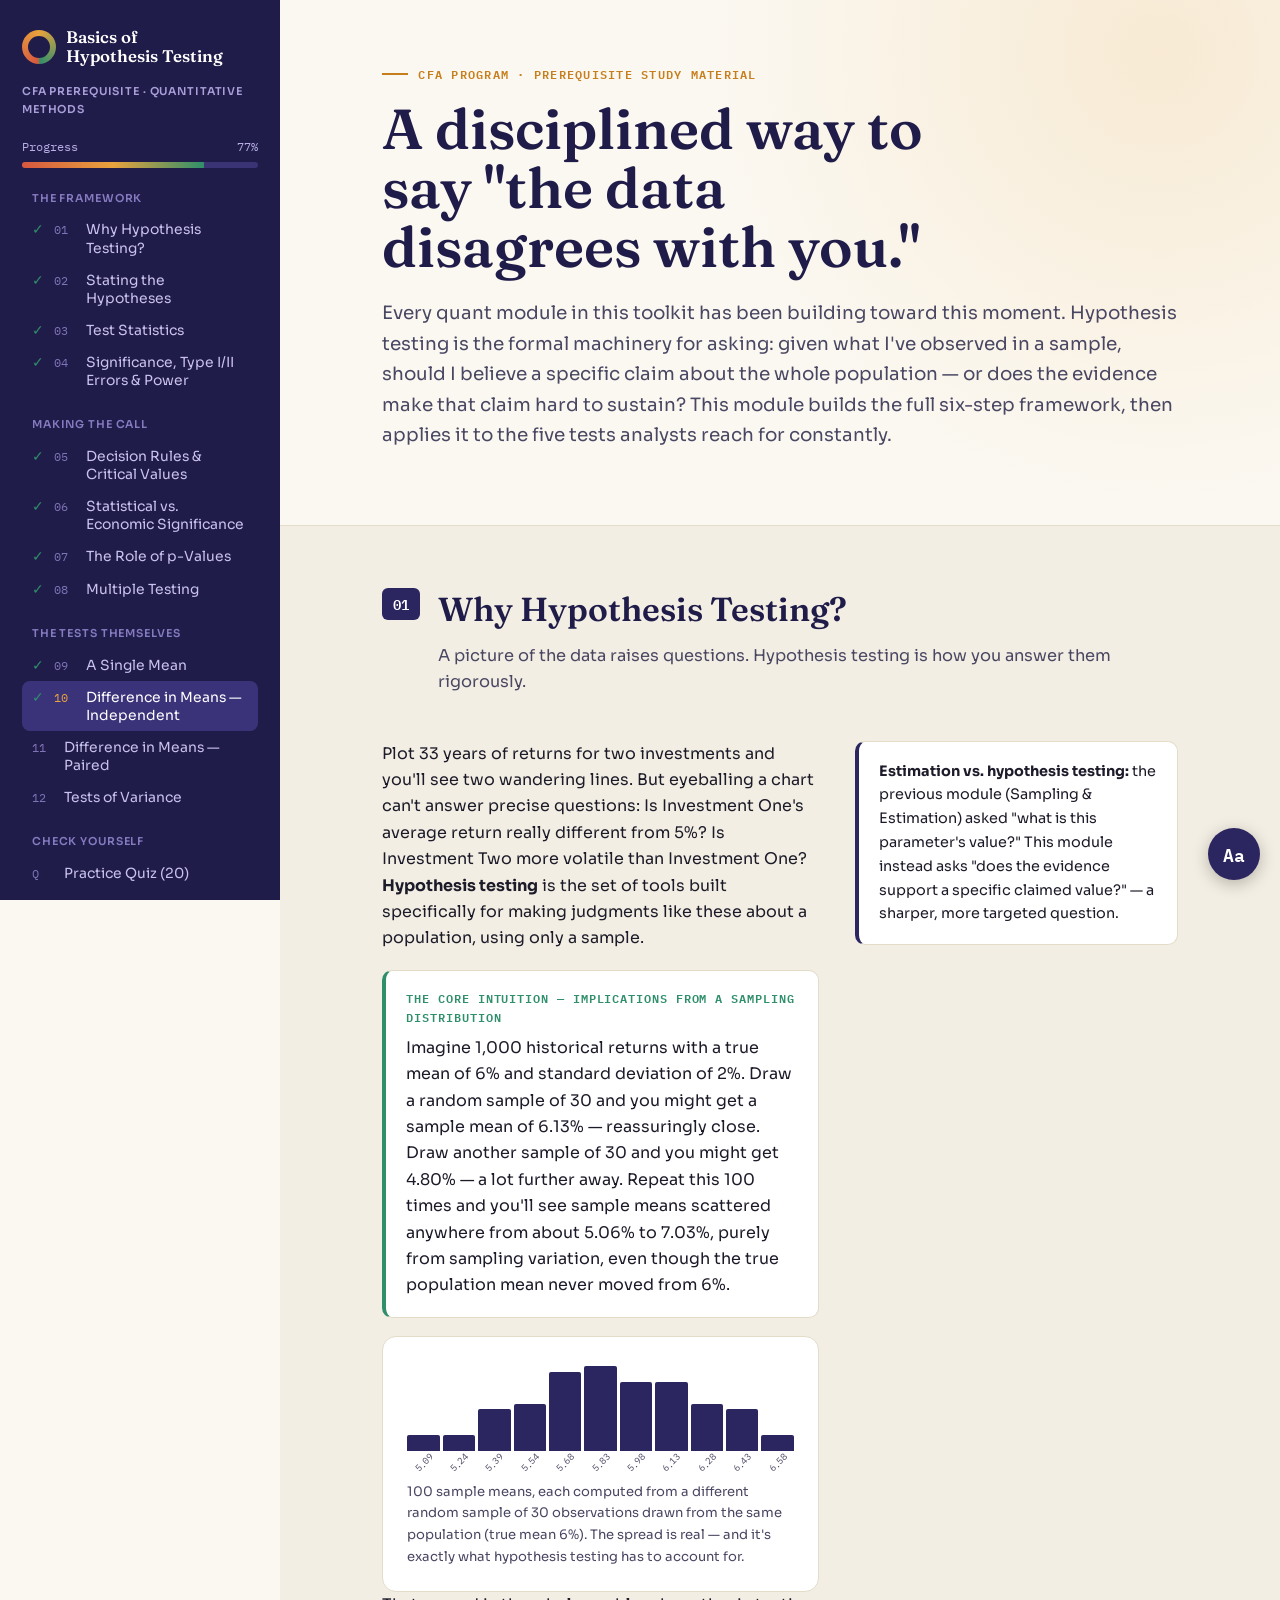
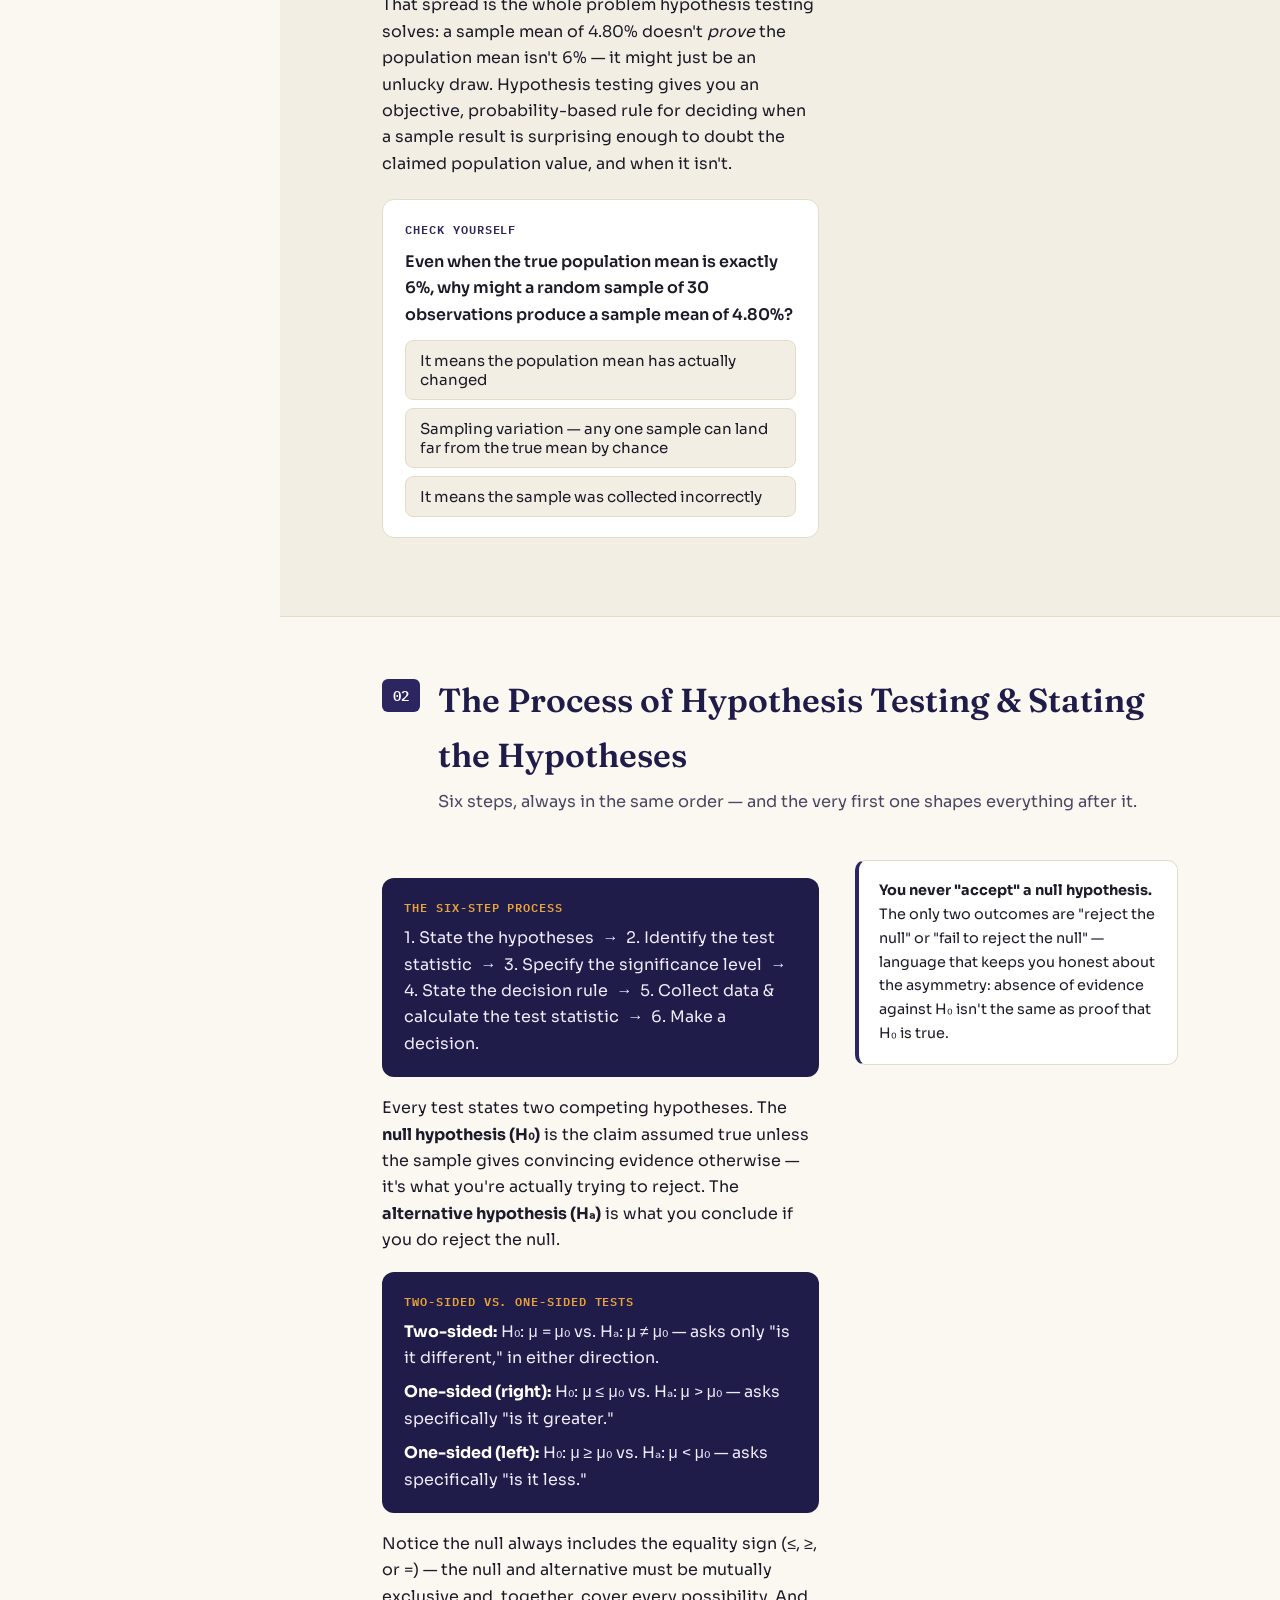
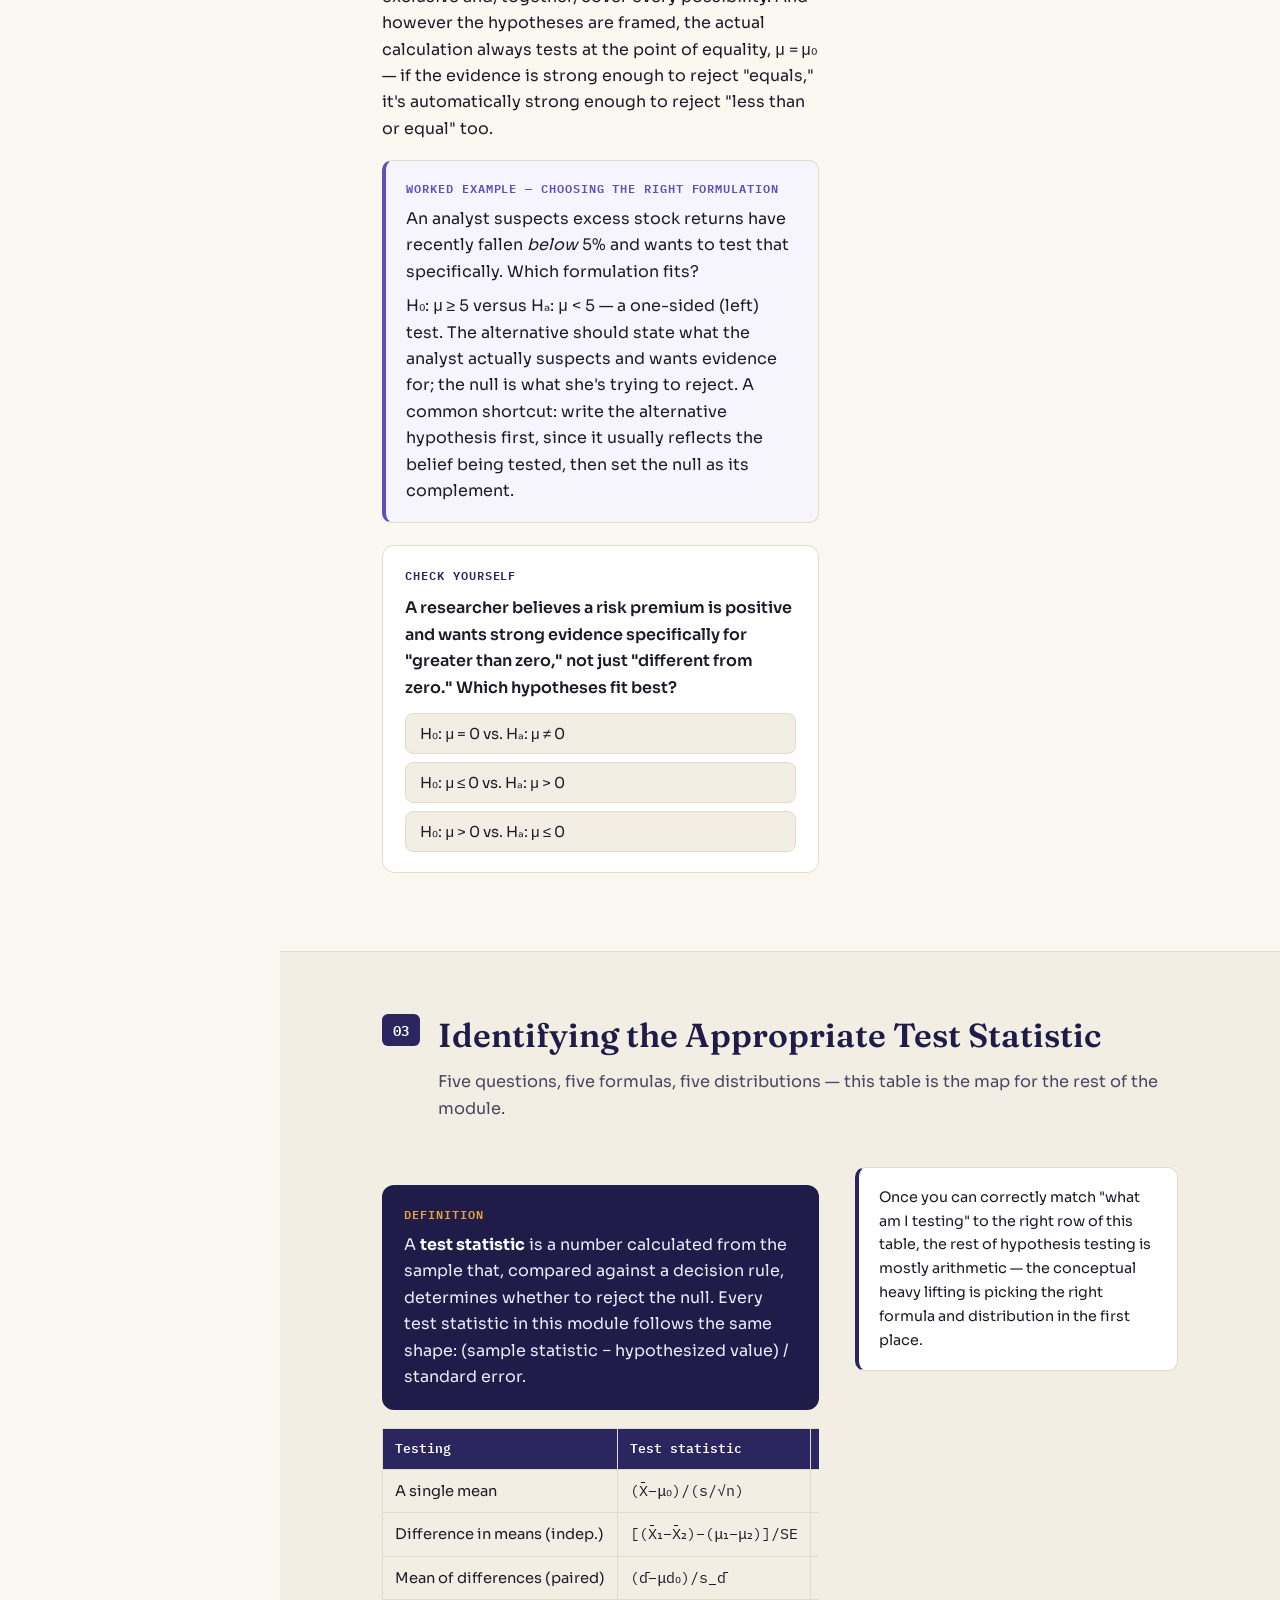
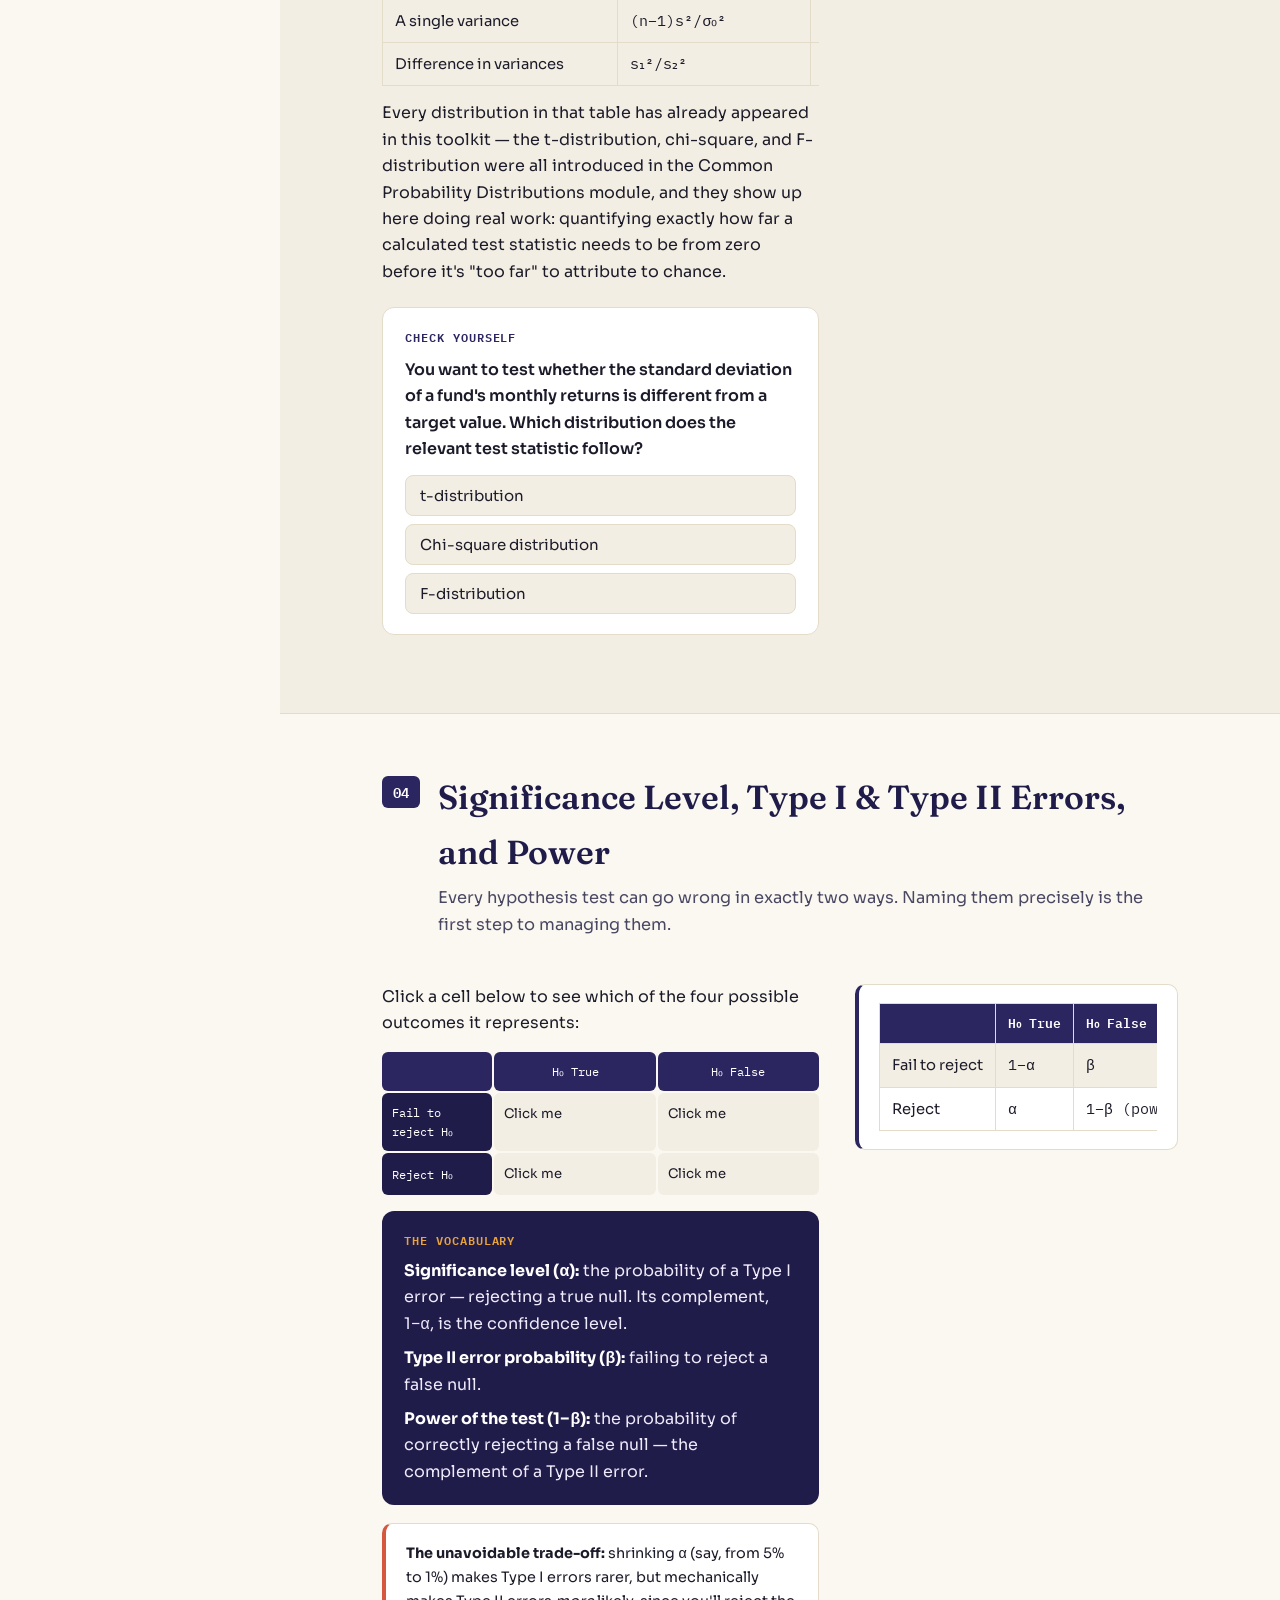
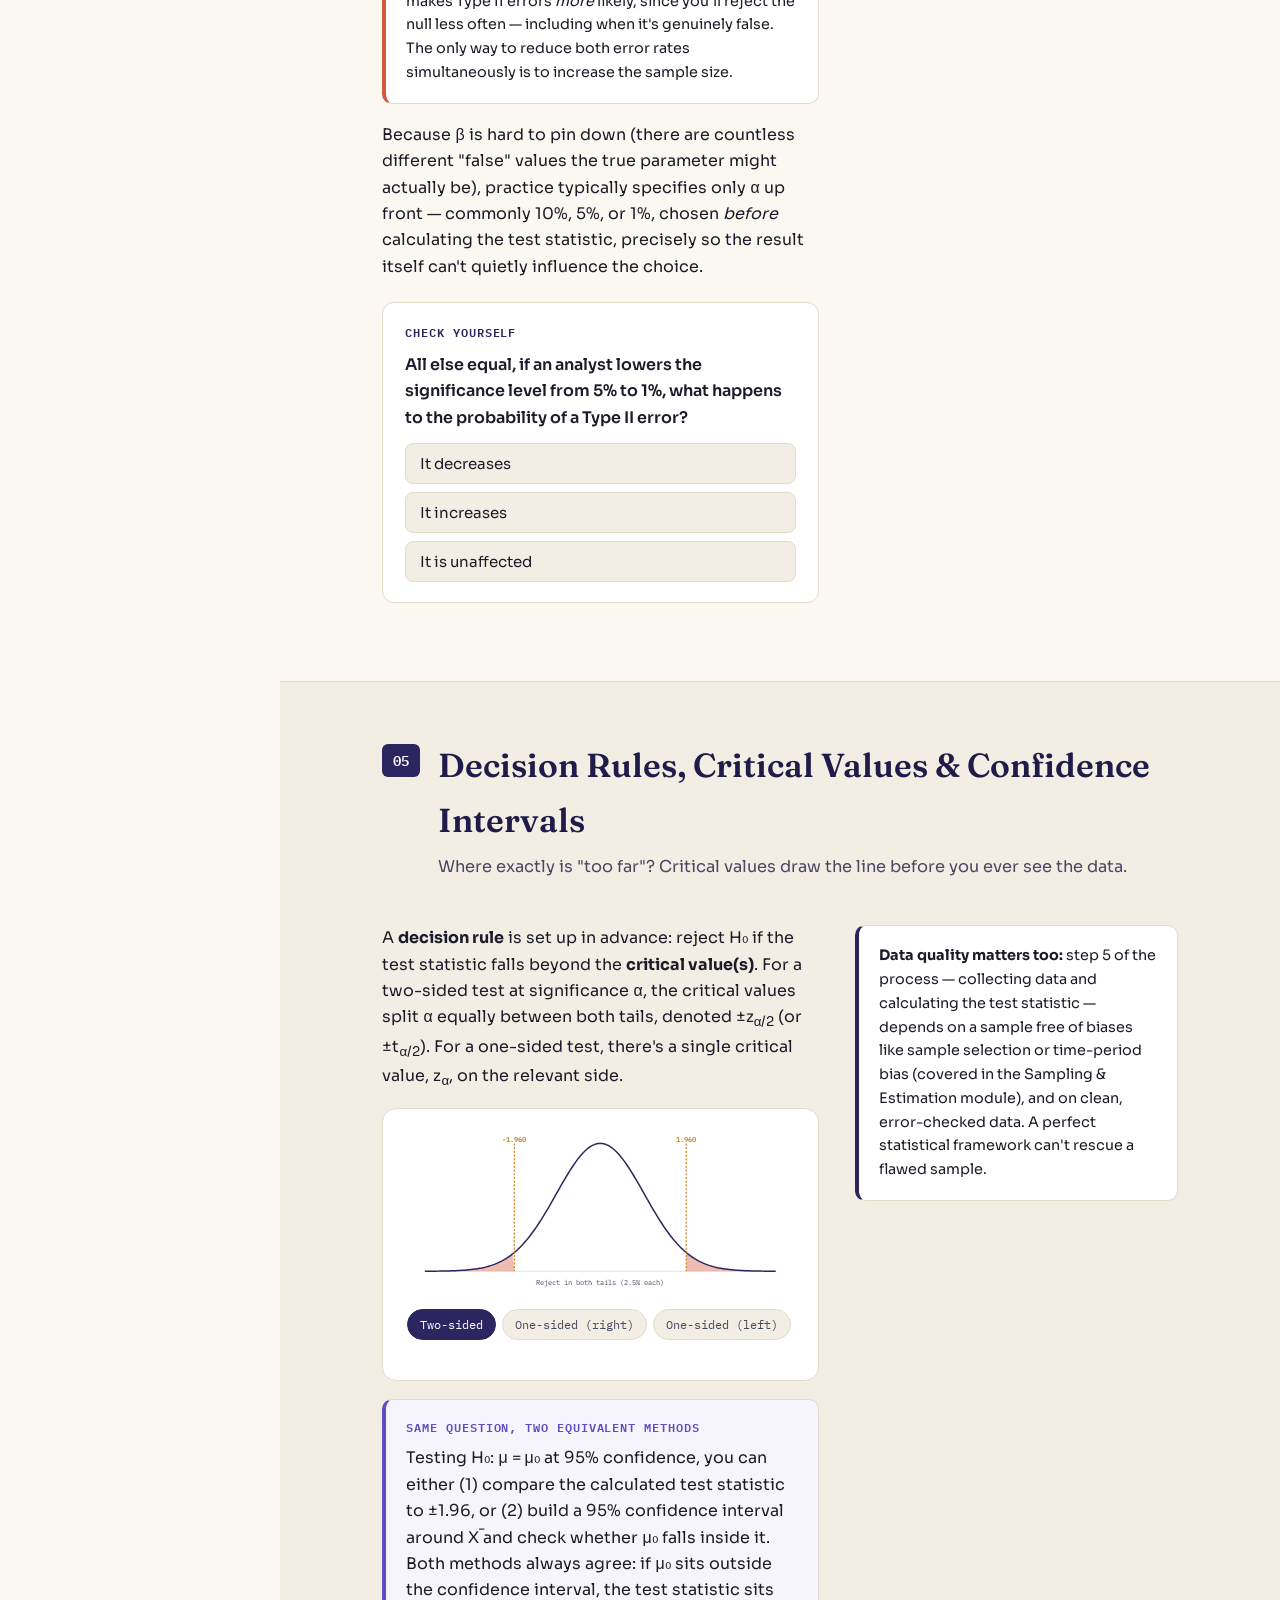
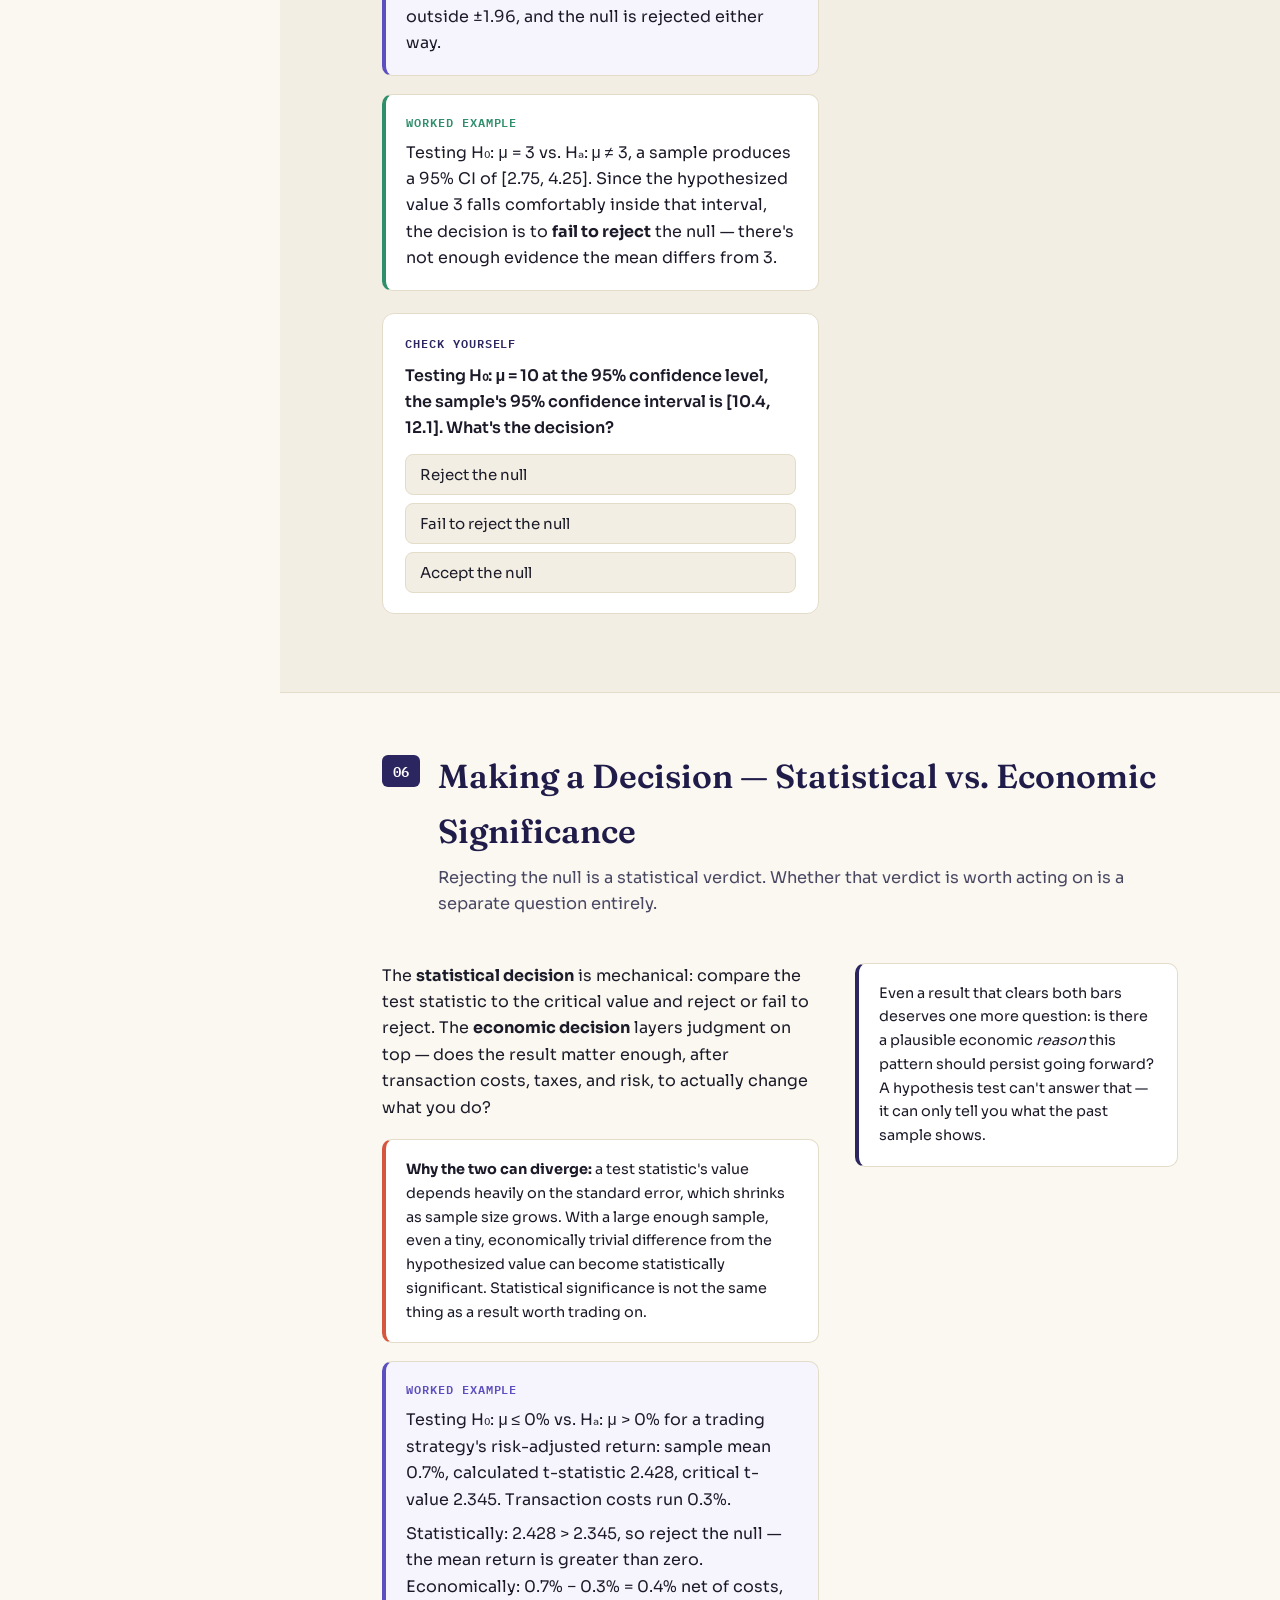
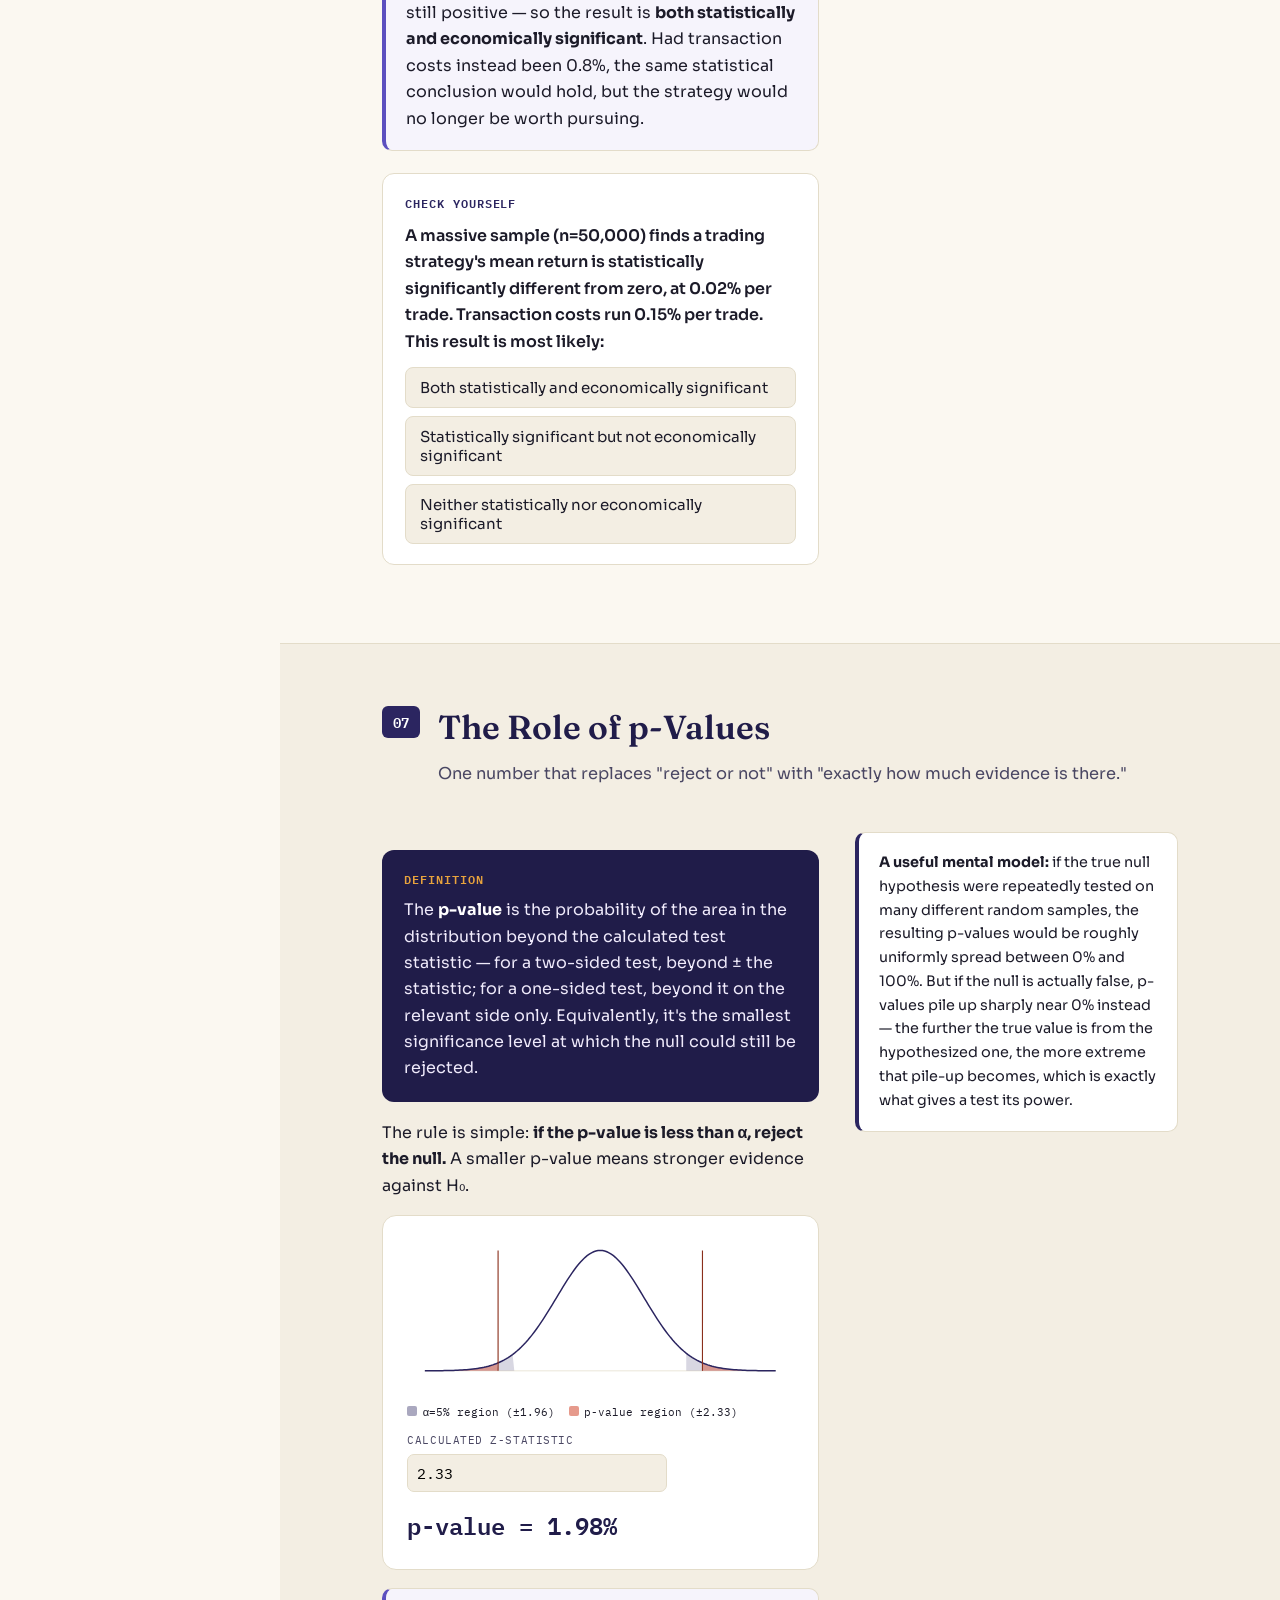
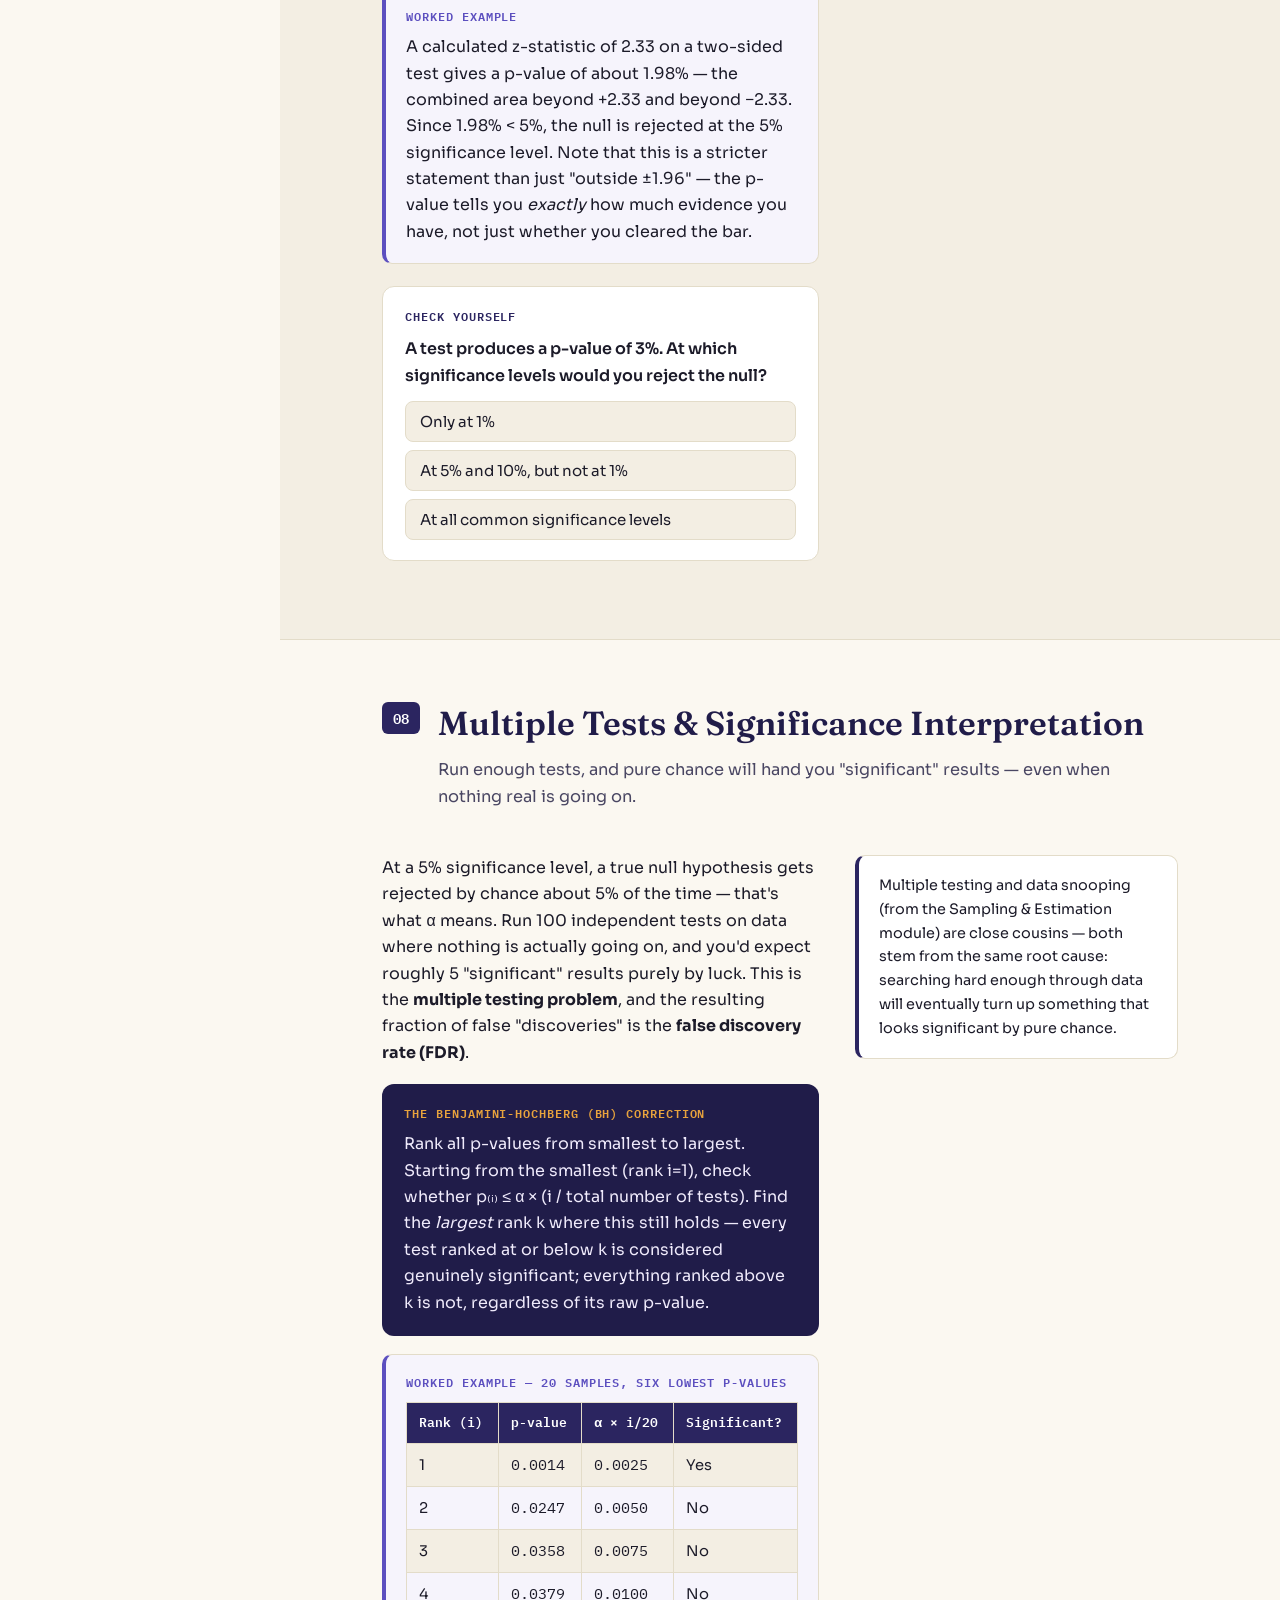
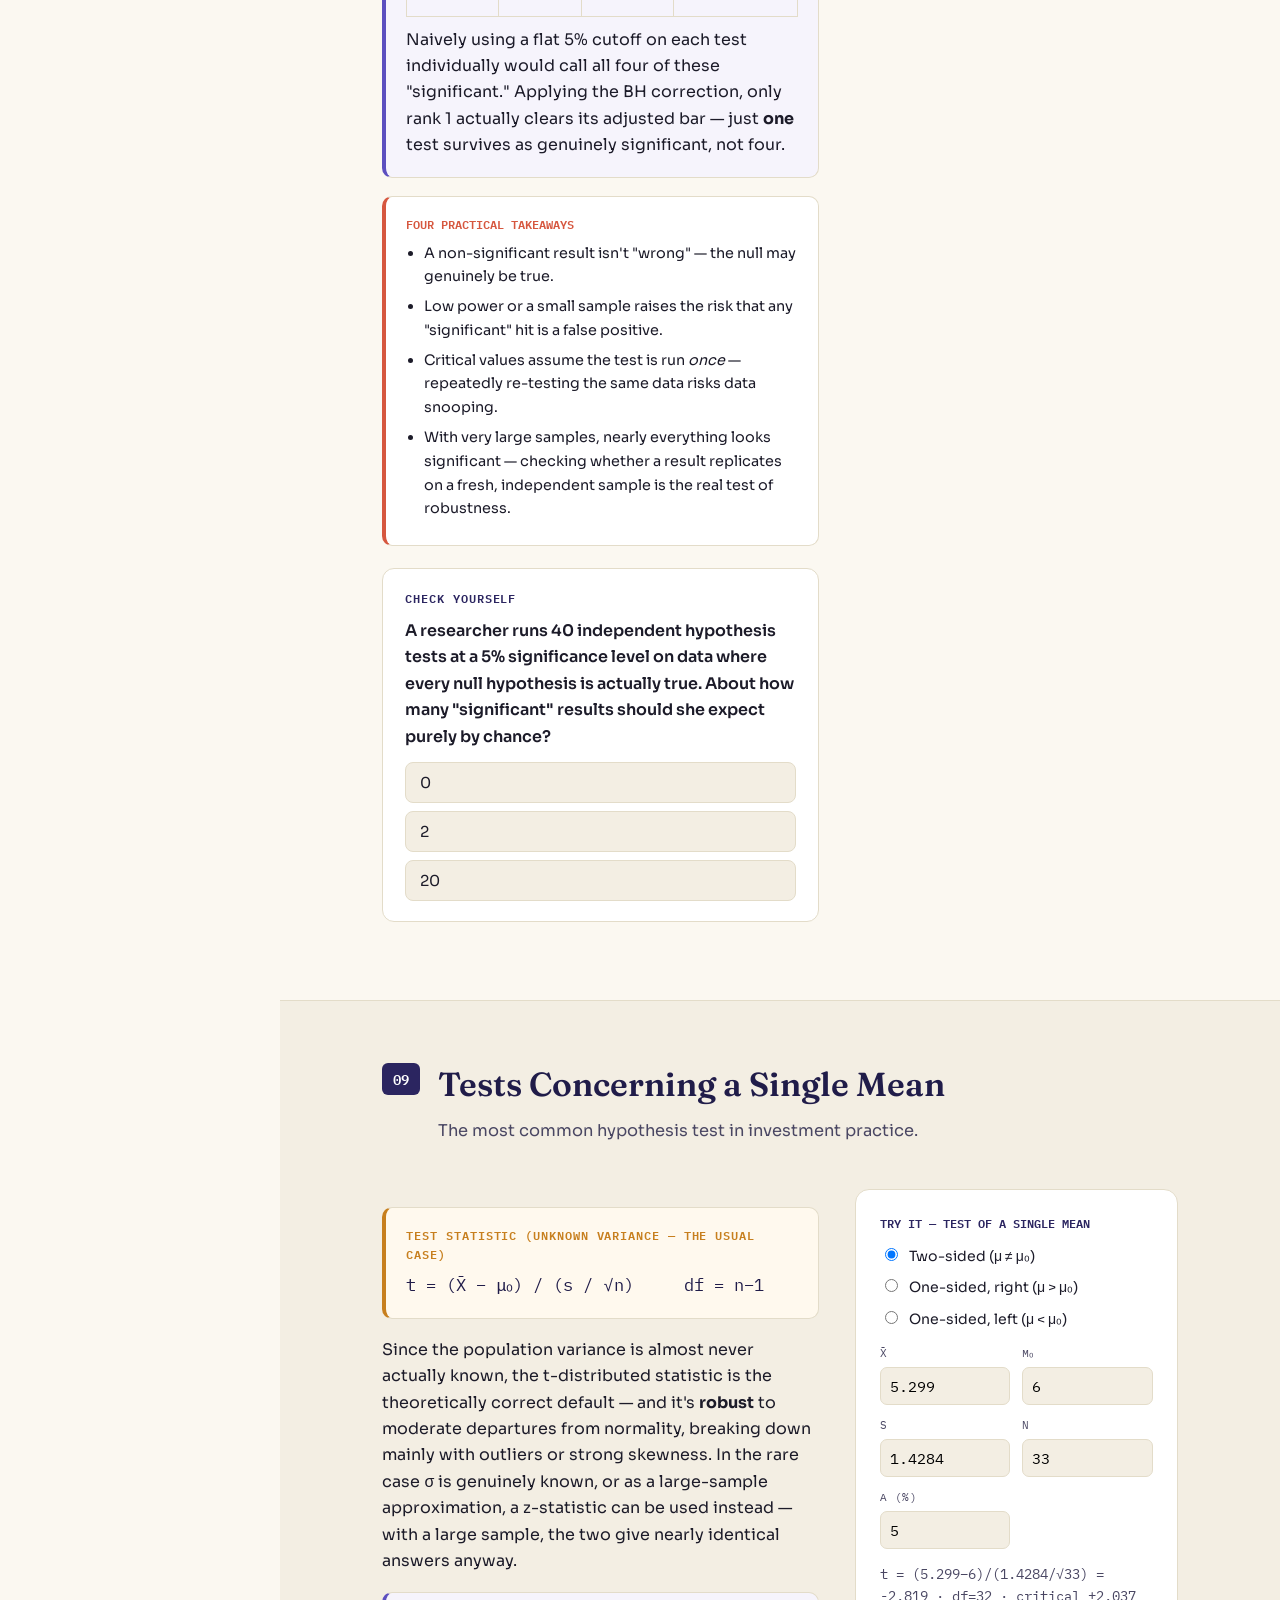
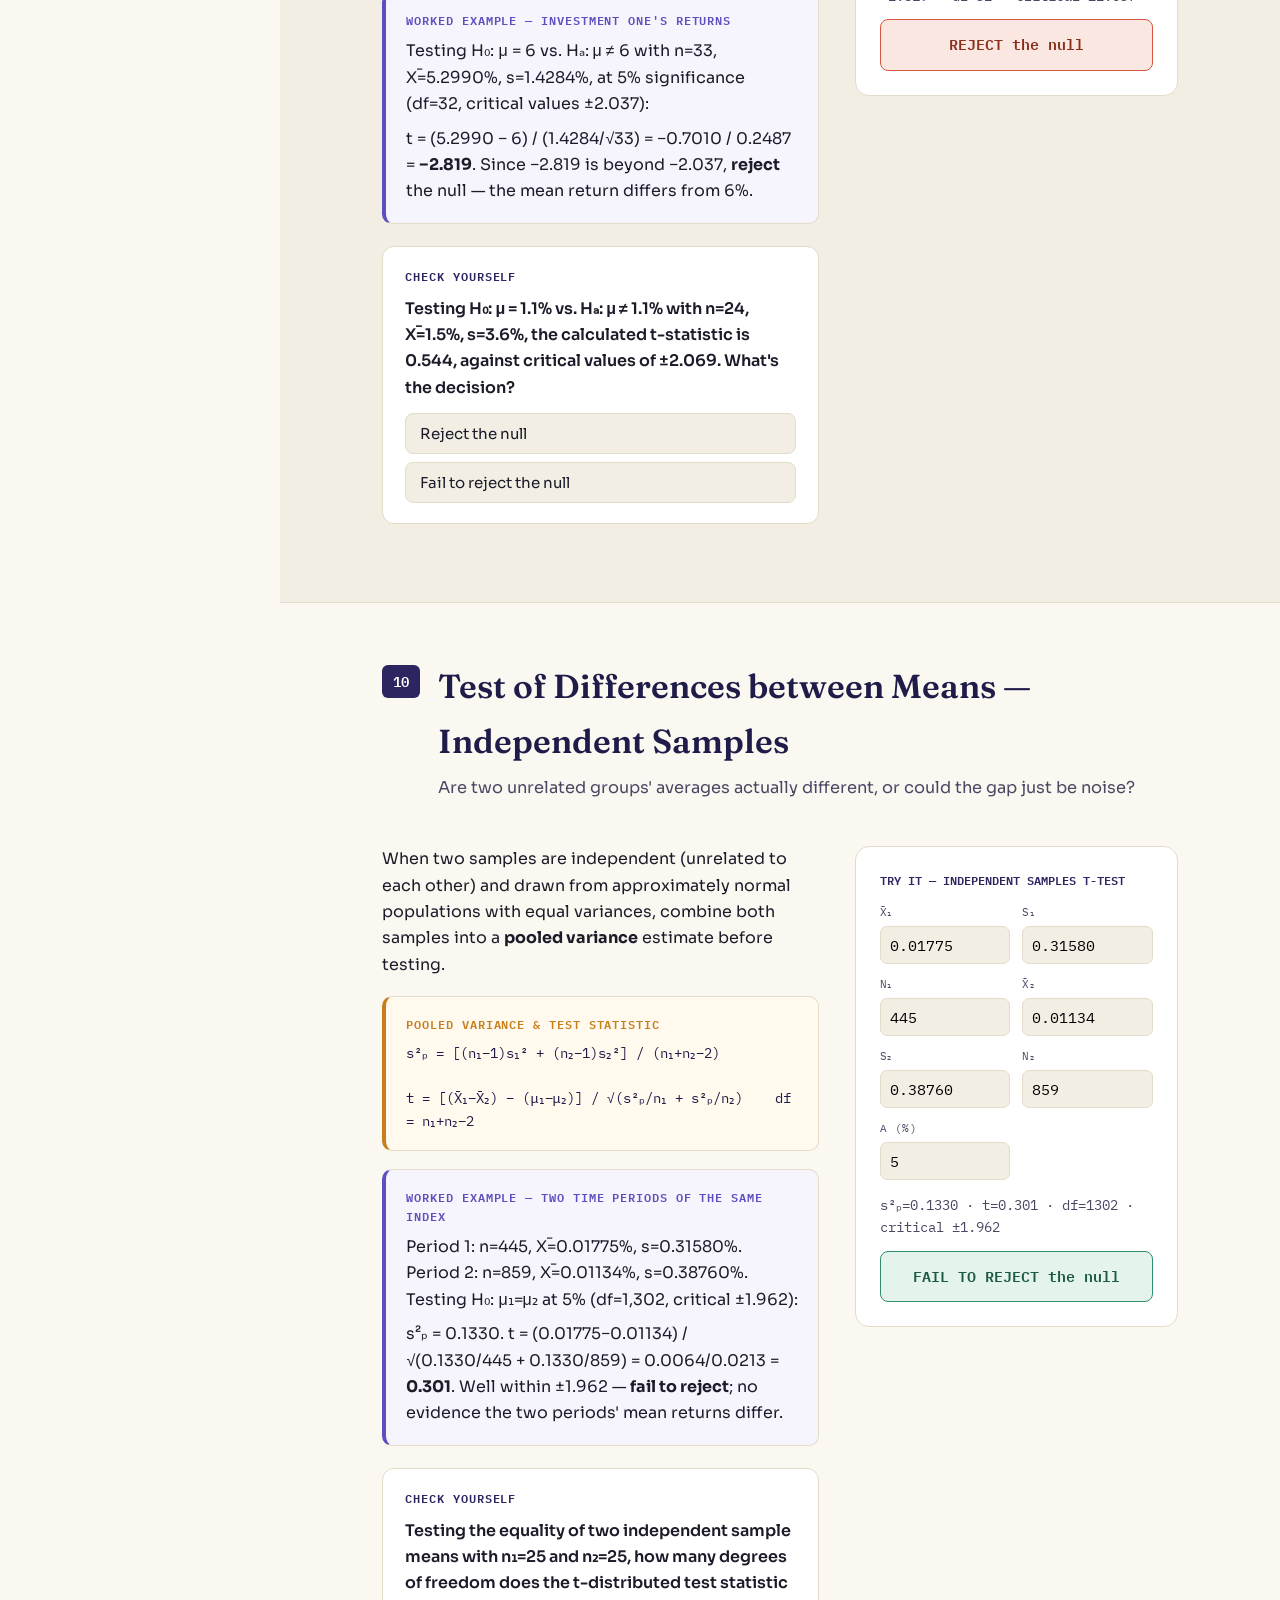
<file: hypothesis-testing/index.html>
<!DOCTYPE html>
<html lang="en">
<head>
<meta charset="UTF-8">
<meta name="viewport" content="width=device-width, initial-scale=1.0">
<title>Basics of Hypothesis Testing — CFA Prerequisite Quant Toolkit</title>
<link rel="stylesheet" href="styles.css">
</head>
<body>

<div class="mobile-bar">
  <strong style="font-family:var(--font-display)">H₀ vs Hₐ</strong>
  <button id="sidebarToggle">Menu</button>
</div>

<div class="app">

  <!-- ============ SIDEBAR ============ -->
  <nav class="sidebar" id="sidebar">
    <a href="../index.html" class="brand">
      <span class="brand-mark"></span>
      <span class="brand-name">Basics of<br>Hypothesis Testing</span>
    </a>
    <div class="brand-sub">CFA Prerequisite · Quantitative Methods</div>

    <div class="progress-wrap">
      <div class="progress-label"><span>Progress</span><span id="progressPct">0%</span></div>
      <div class="progress-track"><div class="progress-fill" id="progressFill"></div></div>
    </div>

    <div class="toc-group-label">The Framework</div>
    <ul class="toc">
      <li><a href="#sec-intro" data-sec="sec-intro"><span class="num">01</span>Why Hypothesis Testing?</a></li>
      <li><a href="#sec-process" data-sec="sec-process"><span class="num">02</span>Stating the Hypotheses</a></li>
      <li><a href="#sec-teststat" data-sec="sec-teststat"><span class="num">03</span>Test Statistics</a></li>
      <li><a href="#sec-significance" data-sec="sec-significance"><span class="num">04</span>Significance, Type I/II Errors &amp; Power</a></li>
    </ul>

    <div class="toc-group-label">Making the Call</div>
    <ul class="toc">
      <li><a href="#sec-decisionrule" data-sec="sec-decisionrule"><span class="num">05</span>Decision Rules &amp; Critical Values</a></li>
      <li><a href="#sec-economic" data-sec="sec-economic"><span class="num">06</span>Statistical vs. Economic Significance</a></li>
      <li><a href="#sec-pvalue" data-sec="sec-pvalue"><span class="num">07</span>The Role of p-Values</a></li>
      <li><a href="#sec-multiple" data-sec="sec-multiple"><span class="num">08</span>Multiple Testing</a></li>
    </ul>

    <div class="toc-group-label">The Tests Themselves</div>
    <ul class="toc">
      <li><a href="#sec-singlemean" data-sec="sec-singlemean"><span class="num">09</span>A Single Mean</a></li>
      <li><a href="#sec-indepmeans" data-sec="sec-indepmeans"><span class="num">10</span>Difference in Means — Independent</a></li>
      <li><a href="#sec-pairedmeans" data-sec="sec-pairedmeans"><span class="num">11</span>Difference in Means — Paired</a></li>
      <li><a href="#sec-variance" data-sec="sec-variance"><span class="num">12</span>Tests of Variance</a></li>
    </ul>

    <div class="toc-group-label">Check Yourself</div>
    <ul class="toc">
      <li><a href="#sec-quiz" data-sec="sec-quiz"><span class="num">Q</span>Practice Quiz (20)</a></li>
    </ul>
  </nav>

  <!-- ============ MAIN ============ -->
  <main id="top">

    <header class="hero">
      <div class="eyebrow">CFA Program · Prerequisite Study Material</div>
      <h1>A disciplined way to say "the data disagrees with you."</h1>
      <p class="lede">Every quant module in this toolkit has been building toward this moment. Hypothesis testing is the formal machinery for asking: given what I've observed in a sample, should I believe a specific claim about the whole population — or does the evidence make that claim hard to sustain? This module builds the full six-step framework, then applies it to the five tests analysts reach for constantly.</p>
    </header>

    <!-- =========================================================
         01 WHY HYPOTHESIS TESTING
    ========================================================== -->
    <section class="section" id="sec-intro">
      <div class="section-head">
        <span class="section-tag">01</span>
        <div>
          <h2>Why Hypothesis Testing?</h2>
          <p class="subhead">A picture of the data raises questions. Hypothesis testing is how you answer them rigorously.</p>
        </div>
      </div>
      <div class="content-grid">
        <div>
          <p>Plot 33 years of returns for two investments and you'll see two wandering lines. But eyeballing a chart can't answer precise questions: Is Investment One's average return really different from 5%? Is Investment Two more volatile than Investment One? <strong>Hypothesis testing</strong> is the set of tools built specifically for making judgments like these about a population, using only a sample.</p>

          <div class="callout example">
            <div class="label">The core intuition — implications from a sampling distribution</div>
            <p style="margin:0;">Imagine 1,000 historical returns with a true mean of 6% and standard deviation of 2%. Draw a random sample of 30 and you might get a sample mean of 6.13% — reassuringly close. Draw another sample of 30 and you might get 4.80% — a lot further away. Repeat this 100 times and you'll see sample means scattered anywhere from about 5.06% to 7.03%, purely from sampling variation, even though the true population mean never moved from 6%.</p>
          </div>

          <div class="chart-card">
            <div id="samplingDistChart"></div>
            <p style="font-size:.82rem; color:var(--ink-soft); margin:10px 0 0;">100 sample means, each computed from a different random sample of 30 observations drawn from the same population (true mean 6%). The spread is real — and it's exactly what hypothesis testing has to account for.</p>
          </div>

          <p>That spread is the whole problem hypothesis testing solves: a sample mean of 4.80% doesn't <em>prove</em> the population mean isn't 6% — it might just be an unlucky draw. Hypothesis testing gives you an objective, probability-based rule for deciding when a sample result is surprising enough to doubt the claimed population value, and when it isn't.</p>

          <div class="checkin" data-checkin="c1">
            <div class="label">Check yourself</div>
            <div class="q">Even when the true population mean is exactly 6%, why might a random sample of 30 observations produce a sample mean of 4.80%?</div>
            <div class="opt-list">
              <button class="opt-btn" data-correct="false">It means the population mean has actually changed</button>
              <button class="opt-btn" data-correct="true">Sampling variation — any one sample can land far from the true mean by chance</button>
              <button class="opt-btn" data-correct="false">It means the sample was collected incorrectly</button>
            </div>
            <div class="checkin-feedback">Correct — every sample mean is a random variable with its own sampling distribution; a result this far from the truth is less likely, but entirely possible by chance alone.</div>
          </div>
        </div>
        <div>
          <div class="callout" style="margin-top:0;">
            <p style="margin:0; font-size:.9rem;"><strong>Estimation vs. hypothesis testing:</strong> the previous module (Sampling &amp; Estimation) asked "what is this parameter's value?" This module instead asks "does the evidence support a specific claimed value?" — a sharper, more targeted question.</p>
          </div>
        </div>
      </div>
    </section>

    <!-- =========================================================
         02 STATING THE HYPOTHESES
    ========================================================== -->
    <section class="section" id="sec-process">
      <div class="section-head">
        <span class="section-tag">02</span>
        <div>
          <h2>The Process of Hypothesis Testing &amp; Stating the Hypotheses</h2>
          <p class="subhead">Six steps, always in the same order — and the very first one shapes everything after it.</p>
        </div>
      </div>
      <div class="content-grid">
        <div>
          <div class="definition">
            <div class="label">The six-step process</div>
            <p style="margin:0;">1. State the hypotheses &nbsp;→&nbsp; 2. Identify the test statistic &nbsp;→&nbsp; 3. Specify the significance level &nbsp;→&nbsp; 4. State the decision rule &nbsp;→&nbsp; 5. Collect data &amp; calculate the test statistic &nbsp;→&nbsp; 6. Make a decision.</p>
          </div>

          <p>Every test states two competing hypotheses. The <strong>null hypothesis (H₀)</strong> is the claim assumed true unless the sample gives convincing evidence otherwise — it's what you're actually trying to reject. The <strong>alternative hypothesis (Hₐ)</strong> is what you conclude if you do reject the null.</p>

          <div class="definition">
            <div class="label">Two-sided vs. one-sided tests</div>
            <p style="margin-bottom:8px;"><strong>Two-sided:</strong> H₀: μ = μ₀ vs. Hₐ: μ ≠ μ₀ — asks only "is it different," in either direction.</p>
            <p style="margin-bottom:8px;"><strong>One-sided (right):</strong> H₀: μ ≤ μ₀ vs. Hₐ: μ &gt; μ₀ — asks specifically "is it greater."</p>
            <p style="margin:0;"><strong>One-sided (left):</strong> H₀: μ ≥ μ₀ vs. Hₐ: μ &lt; μ₀ — asks specifically "is it less."</p>
          </div>

          <p>Notice the null always includes the equality sign (≤, ≥, or =) — the null and alternative must be mutually exclusive and, together, cover every possibility. And however the hypotheses are framed, the actual calculation always tests at the point of equality, μ = μ₀ — if the evidence is strong enough to reject "equals," it's automatically strong enough to reject "less than or equal" too.</p>

          <div class="callout finance">
            <div class="label">Worked example — choosing the right formulation</div>
            <p style="margin:0 0 8px;">An analyst suspects excess stock returns have recently fallen <em>below</em> 5% and wants to test that specifically. Which formulation fits?</p>
            <p style="margin:0;">H₀: μ ≥ 5 versus Hₐ: μ &lt; 5 — a one-sided (left) test. The alternative should state what the analyst actually suspects and wants evidence for; the null is what she's trying to reject. A common shortcut: write the alternative hypothesis first, since it usually reflects the belief being tested, then set the null as its complement.</p>
          </div>

          <div class="checkin" data-checkin="c2">
            <div class="label">Check yourself</div>
            <div class="q">A researcher believes a risk premium is positive and wants strong evidence specifically for "greater than zero," not just "different from zero." Which hypotheses fit best?</div>
            <div class="opt-list">
              <button class="opt-btn" data-correct="false">H₀: μ = 0 vs. Hₐ: μ ≠ 0</button>
              <button class="opt-btn" data-correct="true">H₀: μ ≤ 0 vs. Hₐ: μ &gt; 0</button>
              <button class="opt-btn" data-correct="false">H₀: μ &gt; 0 vs. Hₐ: μ ≤ 0</button>
            </div>
            <div class="checkin-feedback">Correct — a one-sided (right) test directly targets "greater than zero," matching the researcher's specific belief, with the null stated as its logical complement.</div>
          </div>
        </div>
        <div>
          <div class="callout" style="margin-top:0;">
            <p style="margin:0; font-size:.9rem;"><strong>You never "accept" a null hypothesis.</strong> The only two outcomes are "reject the null" or "fail to reject the null" — language that keeps you honest about the asymmetry: absence of evidence against H₀ isn't the same as proof that H₀ is true.</p>
          </div>
        </div>
      </div>
    </section>

    <!-- =========================================================
         03 TEST STATISTICS
    ========================================================== -->
    <section class="section" id="sec-teststat">
      <div class="section-head">
        <span class="section-tag">03</span>
        <div>
          <h2>Identifying the Appropriate Test Statistic</h2>
          <p class="subhead">Five questions, five formulas, five distributions — this table is the map for the rest of the module.</p>
        </div>
      </div>
      <div class="content-grid">
        <div>
          <div class="definition">
            <div class="label">Definition</div>
            <p style="margin:0;">A <strong>test statistic</strong> is a number calculated from the sample that, compared against a decision rule, determines whether to reject the null. Every test statistic in this module follows the same shape: (sample statistic − hypothesized value) / standard error.</p>
          </div>

          <table class="exhibit" style="margin:14px 0;">
            <tr><th>Testing</th><th>Test statistic</th><th>Distribution</th><th>df</th></tr>
            <tr><td>A single mean</td><td class="num">(X̄−μ₀)/(s/√n)</td><td>t</td><td class="num">n−1</td></tr>
            <tr><td>Difference in means (indep.)</td><td class="num">[(X̄₁−X̄₂)−(μ₁−μ₂)]/SE</td><td>t</td><td class="num">n₁+n₂−2</td></tr>
            <tr><td>Mean of differences (paired)</td><td class="num">(d̄−μd₀)/s_d̄</td><td>t</td><td class="num">n−1</td></tr>
            <tr><td>A single variance</td><td class="num">(n−1)s²/σ₀²</td><td>Chi-square</td><td class="num">n−1</td></tr>
            <tr><td>Difference in variances</td><td class="num">s₁²/s₂²</td><td>F</td><td class="num">n₁−1, n₂−1</td></tr>
          </table>

          <p>Every distribution in that table has already appeared in this toolkit — the t-distribution, chi-square, and F-distribution were all introduced in the Common Probability Distributions module, and they show up here doing real work: quantifying exactly how far a calculated test statistic needs to be from zero before it's "too far" to attribute to chance.</p>

          <div class="checkin" data-checkin="c3">
            <div class="label">Check yourself</div>
            <div class="q">You want to test whether the standard deviation of a fund's monthly returns is different from a target value. Which distribution does the relevant test statistic follow?</div>
            <div class="opt-list">
              <button class="opt-btn" data-correct="false">t-distribution</button>
              <button class="opt-btn" data-correct="true">Chi-square distribution</button>
              <button class="opt-btn" data-correct="false">F-distribution</button>
            </div>
            <div class="checkin-feedback">Correct — a test concerning a single variance uses the chi-square distributed test statistic (n−1)s²/σ₀².</div>
          </div>
        </div>
        <div>
          <div class="callout" style="margin-top:0;">
            <p style="margin:0; font-size:.9rem;">Once you can correctly match "what am I testing" to the right row of this table, the rest of hypothesis testing is mostly arithmetic — the conceptual heavy lifting is picking the right formula and distribution in the first place.</p>
          </div>
        </div>
      </div>
    </section>

    <!-- =========================================================
         04 SIGNIFICANCE, TYPE I/II ERRORS, POWER
    ========================================================== -->
    <section class="section" id="sec-significance">
      <div class="section-head">
        <span class="section-tag">04</span>
        <div>
          <h2>Significance Level, Type I &amp; Type II Errors, and Power</h2>
          <p class="subhead">Every hypothesis test can go wrong in exactly two ways. Naming them precisely is the first step to managing them.</p>
        </div>
      </div>
      <div class="content-grid">
        <div>
          <p>Click a cell below to see which of the four possible outcomes it represents:</p>
          <div class="errmatrix" id="errMatrix">
            <div class="hdr"></div>
            <div class="hdr">H₀ True</div>
            <div class="hdr">H₀ False</div>
            <div class="rowlabel">Fail to reject H₀</div>
            <div class="cell" data-outcome="correct1">Click me</div>
            <div class="cell" data-outcome="type2">Click me</div>
            <div class="rowlabel">Reject H₀</div>
            <div class="cell" data-outcome="type1">Click me</div>
            <div class="cell" data-outcome="correct2">Click me</div>
          </div>
          <div class="callout" id="errExplain" style="margin-top:14px; display:none;"></div>

          <div class="definition" style="margin-top:16px;">
            <div class="label">The vocabulary</div>
            <p style="margin-bottom:8px;"><strong>Significance level (α):</strong> the probability of a Type I error — rejecting a true null. Its complement, 1−α, is the confidence level.</p>
            <p style="margin-bottom:8px;"><strong>Type II error probability (β):</strong> failing to reject a false null.</p>
            <p style="margin:0;"><strong>Power of the test (1−β):</strong> the probability of correctly rejecting a false null — the complement of a Type II error.</p>
          </div>

          <div class="callout" style="border-left-color:var(--red);">
            <p style="margin:0; font-size:.9rem;"><strong>The unavoidable trade-off:</strong> shrinking α (say, from 5% to 1%) makes Type I errors rarer, but mechanically makes Type II errors <em>more</em> likely, since you'll reject the null less often — including when it's genuinely false. The only way to reduce both error rates simultaneously is to increase the sample size.</p>
          </div>

          <p>Because β is hard to pin down (there are countless different "false" values the true parameter might actually be), practice typically specifies only α up front — commonly 10%, 5%, or 1%, chosen <em>before</em> calculating the test statistic, precisely so the result itself can't quietly influence the choice.</p>

          <div class="checkin" data-checkin="c4">
            <div class="label">Check yourself</div>
            <div class="q">All else equal, if an analyst lowers the significance level from 5% to 1%, what happens to the probability of a Type II error?</div>
            <div class="opt-list">
              <button class="opt-btn" data-correct="false">It decreases</button>
              <button class="opt-btn" data-correct="true">It increases</button>
              <button class="opt-btn" data-correct="false">It is unaffected</button>
            </div>
            <div class="checkin-feedback">Correct — a stricter significance level means you reject the null less often, which raises the chance of failing to reject a false null — a Type II error.</div>
          </div>
        </div>
        <div>
          <div class="callout" style="margin-top:0;">
            <table class="exhibit" style="margin:0;">
              <tr><th></th><th>H₀ True</th><th>H₀ False</th></tr>
              <tr><td>Fail to reject</td><td class="num">1−α</td><td class="num">β</td></tr>
              <tr><td>Reject</td><td class="num">α</td><td class="num">1−β (power)</td></tr>
            </table>
          </div>
        </div>
      </div>
    </section>

    <!-- =========================================================
         05 DECISION RULES & CRITICAL VALUES
    ========================================================== -->
    <section class="section" id="sec-decisionrule">
      <div class="section-head">
        <span class="section-tag">05</span>
        <div>
          <h2>Decision Rules, Critical Values &amp; Confidence Intervals</h2>
          <p class="subhead">Where exactly is "too far"? Critical values draw the line before you ever see the data.</p>
        </div>
      </div>
      <div class="content-grid">
        <div>
          <p>A <strong>decision rule</strong> is set up in advance: reject H₀ if the test statistic falls beyond the <strong>critical value(s)</strong>. For a two-sided test at significance α, the critical values split α equally between both tails, denoted ±z<sub>α/2</sub> (or ±t<sub>α/2</sub>). For a one-sided test, there's a single critical value, z<sub>α</sub>, on the relevant side.</p>

          <div class="chart-card">
            <div id="rejectionRegionChart"></div>
            <div class="test-tabs" id="rejectionTabs" style="margin-top:12px;">
              <button class="test-tab active" data-side="two">Two-sided</button>
              <button class="test-tab" data-side="right">One-sided (right)</button>
              <button class="test-tab" data-side="left">One-sided (left)</button>
            </div>
          </div>

          <div class="callout finance">
            <div class="label">Same question, two equivalent methods</div>
            <p style="margin:0;">Testing H₀: μ = μ₀ at 95% confidence, you can either (1) compare the calculated test statistic to ±1.96, or (2) build a 95% confidence interval around X̄ and check whether μ₀ falls inside it. Both methods always agree: if μ₀ sits outside the confidence interval, the test statistic sits outside ±1.96, and the null is rejected either way.</p>
          </div>

          <div class="callout example">
            <div class="label">Worked example</div>
            <p style="margin:0;">Testing H₀: μ = 3 vs. Hₐ: μ ≠ 3, a sample produces a 95% CI of [2.75, 4.25]. Since the hypothesized value 3 falls comfortably inside that interval, the decision is to <strong>fail to reject</strong> the null — there's not enough evidence the mean differs from 3.</p>
          </div>

          <div class="checkin" data-checkin="c5">
            <div class="label">Check yourself</div>
            <div class="q">Testing H₀: μ = 10 at the 95% confidence level, the sample's 95% confidence interval is [10.4, 12.1]. What's the decision?</div>
            <div class="opt-list">
              <button class="opt-btn" data-correct="true">Reject the null</button>
              <button class="opt-btn" data-correct="false">Fail to reject the null</button>
              <button class="opt-btn" data-correct="false">Accept the null</button>
            </div>
            <div class="checkin-feedback">Correct — the hypothesized value 10 falls outside the confidence interval [10.4, 12.1], so the null is rejected.</div>
          </div>
        </div>
        <div>
          <div class="callout" style="margin-top:0;">
            <p style="margin:0; font-size:.9rem;"><strong>Data quality matters too:</strong> step 5 of the process — collecting data and calculating the test statistic — depends on a sample free of biases like sample selection or time-period bias (covered in the Sampling &amp; Estimation module), and on clean, error-checked data. A perfect statistical framework can't rescue a flawed sample.</p>
          </div>
        </div>
      </div>
    </section>

    <!-- =========================================================
         06 STATISTICAL VS ECONOMIC SIGNIFICANCE
    ========================================================== -->
    <section class="section" id="sec-economic">
      <div class="section-head">
        <span class="section-tag">06</span>
        <div>
          <h2>Making a Decision — Statistical vs. Economic Significance</h2>
          <p class="subhead">Rejecting the null is a statistical verdict. Whether that verdict is worth acting on is a separate question entirely.</p>
        </div>
      </div>
      <div class="content-grid">
        <div>
          <p>The <strong>statistical decision</strong> is mechanical: compare the test statistic to the critical value and reject or fail to reject. The <strong>economic decision</strong> layers judgment on top — does the result matter enough, after transaction costs, taxes, and risk, to actually change what you do?</p>

          <div class="callout" style="border-left-color:var(--red);">
            <p style="margin:0; font-size:.9rem;"><strong>Why the two can diverge:</strong> a test statistic's value depends heavily on the standard error, which shrinks as sample size grows. With a large enough sample, even a tiny, economically trivial difference from the hypothesized value can become statistically significant. Statistical significance is not the same thing as a result worth trading on.</p>
          </div>

          <div class="callout finance">
            <div class="label">Worked example</div>
            <p style="margin:0 0 8px;">Testing H₀: μ ≤ 0% vs. Hₐ: μ &gt; 0% for a trading strategy's risk-adjusted return: sample mean 0.7%, calculated t-statistic 2.428, critical t-value 2.345. Transaction costs run 0.3%.</p>
            <p style="margin:0;">Statistically: 2.428 &gt; 2.345, so reject the null — the mean return is greater than zero. Economically: 0.7% − 0.3% = 0.4% net of costs, still positive — so the result is <strong>both statistically and economically significant</strong>. Had transaction costs instead been 0.8%, the same statistical conclusion would hold, but the strategy would no longer be worth pursuing.</p>
          </div>

          <div class="checkin" data-checkin="c6">
            <div class="label">Check yourself</div>
            <div class="q">A massive sample (n=50,000) finds a trading strategy's mean return is statistically significantly different from zero, at 0.02% per trade. Transaction costs run 0.15% per trade. This result is most likely:</div>
            <div class="opt-list">
              <button class="opt-btn" data-correct="false">Both statistically and economically significant</button>
              <button class="opt-btn" data-correct="true">Statistically significant but not economically significant</button>
              <button class="opt-btn" data-correct="false">Neither statistically nor economically significant</button>
            </div>
            <div class="checkin-feedback">Correct — a huge sample can make even a razor-thin 0.02% edge statistically significant, but it doesn't come close to covering a 0.15% transaction cost, so the strategy isn't economically worth pursuing.</div>
          </div>
        </div>
        <div>
          <div class="callout" style="margin-top:0;">
            <p style="margin:0; font-size:.9rem;">Even a result that clears both bars deserves one more question: is there a plausible economic <em>reason</em> this pattern should persist going forward? A hypothesis test can't answer that — it can only tell you what the past sample shows.</p>
          </div>
        </div>
      </div>
    </section>

    <!-- =========================================================
         07 THE ROLE OF P-VALUES
    ========================================================== -->
    <section class="section" id="sec-pvalue">
      <div class="section-head">
        <span class="section-tag">07</span>
        <div>
          <h2>The Role of p-Values</h2>
          <p class="subhead">One number that replaces "reject or not" with "exactly how much evidence is there."</p>
        </div>
      </div>
      <div class="content-grid">
        <div>
          <div class="definition">
            <div class="label">Definition</div>
            <p style="margin:0;">The <strong>p-value</strong> is the probability of the area in the distribution beyond the calculated test statistic — for a two-sided test, beyond ± the statistic; for a one-sided test, beyond it on the relevant side only. Equivalently, it's the smallest significance level at which the null could still be rejected.</p>
          </div>

          <p>The rule is simple: <strong>if the p-value is less than α, reject the null.</strong> A smaller p-value means stronger evidence against H₀.</p>

          <div class="chart-card">
            <div id="pvalueChart"></div>
            <div class="tvm-grid" style="margin-top:10px; max-width:260px;">
              <div class="tvm-field"><label>Calculated z-statistic</label><input type="number" id="pvZ" value="2.33" step="0.01"></div>
            </div>
            <div class="tvm-result" id="pvResult" style="margin-top:10px;">p-value = 1.98%</div>
          </div>

          <div class="callout finance">
            <div class="label">Worked example</div>
            <p style="margin:0;">A calculated z-statistic of 2.33 on a two-sided test gives a p-value of about 1.98% — the combined area beyond +2.33 and beyond −2.33. Since 1.98% &lt; 5%, the null is rejected at the 5% significance level. Note that this is a stricter statement than just "outside ±1.96" — the p-value tells you <em>exactly</em> how much evidence you have, not just whether you cleared the bar.</p>
          </div>

          <div class="checkin" data-checkin="c7">
            <div class="label">Check yourself</div>
            <div class="q">A test produces a p-value of 3%. At which significance levels would you reject the null?</div>
            <div class="opt-list">
              <button class="opt-btn" data-correct="false">Only at 1%</button>
              <button class="opt-btn" data-correct="true">At 5% and 10%, but not at 1%</button>
              <button class="opt-btn" data-correct="false">At all common significance levels</button>
            </div>
            <div class="checkin-feedback">Correct — reject whenever α exceeds the p-value. 3% is less than both 5% and 10%, but greater than 1%, so the null is rejected at 5% and 10% but not at 1%.</div>
          </div>
        </div>
        <div>
          <div class="callout" style="margin-top:0;">
            <p style="margin:0; font-size:.9rem;"><strong>A useful mental model:</strong> if the true null hypothesis were repeatedly tested on many different random samples, the resulting p-values would be roughly uniformly spread between 0% and 100%. But if the null is actually false, p-values pile up sharply near 0% instead — the further the true value is from the hypothesized one, the more extreme that pile-up becomes, which is exactly what gives a test its power.</p>
          </div>
        </div>
      </div>
    </section>

    <!-- =========================================================
         08 MULTIPLE TESTING
    ========================================================== -->
    <section class="section" id="sec-multiple">
      <div class="section-head">
        <span class="section-tag">08</span>
        <div>
          <h2>Multiple Tests &amp; Significance Interpretation</h2>
          <p class="subhead">Run enough tests, and pure chance will hand you "significant" results — even when nothing real is going on.</p>
        </div>
      </div>
      <div class="content-grid">
        <div>
          <p>At a 5% significance level, a true null hypothesis gets rejected by chance about 5% of the time — that's what α means. Run 100 independent tests on data where nothing is actually going on, and you'd expect roughly 5 "significant" results purely by luck. This is the <strong>multiple testing problem</strong>, and the resulting fraction of false "discoveries" is the <strong>false discovery rate (FDR)</strong>.</p>

          <div class="definition">
            <div class="label">The Benjamini-Hochberg (BH) correction</div>
            <p style="margin:0;">Rank all p-values from smallest to largest. Starting from the smallest (rank i=1), check whether p₍ᵢ₎ ≤ α × (i / total number of tests). Find the <em>largest</em> rank k where this still holds — every test ranked at or below k is considered genuinely significant; everything ranked above k is not, regardless of its raw p-value.</p>
          </div>

          <div class="callout finance">
            <div class="label">Worked example — 20 samples, six lowest p-values</div>
            <table class="exhibit" style="margin:10px 0;">
              <tr><th>Rank (i)</th><th>p-value</th><th>α × i/20</th><th>Significant?</th></tr>
              <tr><td>1</td><td class="num">0.0014</td><td class="num">0.0025</td><td>Yes</td></tr>
              <tr><td>2</td><td class="num">0.0247</td><td class="num">0.0050</td><td>No</td></tr>
              <tr><td>3</td><td class="num">0.0358</td><td class="num">0.0075</td><td>No</td></tr>
              <tr><td>4</td><td class="num">0.0379</td><td class="num">0.0100</td><td>No</td></tr>
            </table>
            <p style="margin:0;">Naively using a flat 5% cutoff on each test individually would call all four of these "significant." Applying the BH correction, only rank 1 actually clears its adjusted bar — just <strong>one</strong> test survives as genuinely significant, not four.</p>
          </div>

          <div class="callout" style="border-left-color:var(--red);">
            <div class="label" style="font-family:var(--font-mono); font-size:.72rem; text-transform:uppercase; color:var(--red); font-weight:700; margin-bottom:8px;">Four practical takeaways</div>
            <ul class="tight" style="margin:0; padding-left:18px; font-size:.9rem;">
              <li>A non-significant result isn't "wrong" — the null may genuinely be true.</li>
              <li>Low power or a small sample raises the risk that any "significant" hit is a false positive.</li>
              <li>Critical values assume the test is run <em>once</em> — repeatedly re-testing the same data risks data snooping.</li>
              <li>With very large samples, nearly everything looks significant — checking whether a result replicates on a fresh, independent sample is the real test of robustness.</li>
            </ul>
          </div>

          <div class="checkin" data-checkin="c8">
            <div class="label">Check yourself</div>
            <div class="q">A researcher runs 40 independent hypothesis tests at a 5% significance level on data where every null hypothesis is actually true. About how many "significant" results should she expect purely by chance?</div>
            <div class="opt-list">
              <button class="opt-btn" data-correct="false">0</button>
              <button class="opt-btn" data-correct="true">2</button>
              <button class="opt-btn" data-correct="false">20</button>
            </div>
            <div class="checkin-feedback">Correct — 40 × 0.05 = 2 expected false positives, purely from running many tests at a 5% significance level.</div>
          </div>
        </div>
        <div>
          <div class="callout" style="margin-top:0;">
            <p style="margin:0; font-size:.9rem;">Multiple testing and data snooping (from the Sampling &amp; Estimation module) are close cousins — both stem from the same root cause: searching hard enough through data will eventually turn up something that looks significant by pure chance.</p>
          </div>
        </div>
      </div>
    </section>

    <!-- =========================================================
         09 TESTS CONCERNING A SINGLE MEAN
    ========================================================== -->
    <section class="section" id="sec-singlemean">
      <div class="section-head">
        <span class="section-tag">09</span>
        <div>
          <h2>Tests Concerning a Single Mean</h2>
          <p class="subhead">The most common hypothesis test in investment practice.</p>
        </div>
      </div>
      <div class="content-grid">
        <div>
          <div class="callout formula">
            <div class="label">Test statistic (unknown variance — the usual case)</div>
            <div class="formula-body">t = (X̄ − μ₀) / (s / √n) &nbsp;&nbsp;&nbsp; df = n−1</div>
          </div>

          <p>Since the population variance is almost never actually known, the t-distributed statistic is the theoretically correct default — and it's <strong>robust</strong> to moderate departures from normality, breaking down mainly with outliers or strong skewness. In the rare case σ is genuinely known, or as a large-sample approximation, a z-statistic can be used instead — with a large sample, the two give nearly identical answers anyway.</p>

          <div class="callout finance">
            <div class="label">Worked example — Investment One's returns</div>
            <p style="margin:0 0 8px;">Testing H₀: μ = 6 vs. Hₐ: μ ≠ 6 with n=33, X̄=5.2990%, s=1.4284%, at 5% significance (df=32, critical values ±2.037):</p>
            <p style="margin:0;">t = (5.2990 − 6) / (1.4284/√33) = −0.7010 / 0.2487 = <strong>−2.819</strong>. Since −2.819 is beyond −2.037, <strong>reject</strong> the null — the mean return differs from 6%.</p>
          </div>

          <div class="checkin" data-checkin="c9">
            <div class="label">Check yourself</div>
            <div class="q">Testing H₀: μ = 1.1% vs. Hₐ: μ ≠ 1.1% with n=24, X̄=1.5%, s=3.6%, the calculated t-statistic is 0.544, against critical values of ±2.069. What's the decision?</div>
            <div class="opt-list">
              <button class="opt-btn" data-correct="false">Reject the null</button>
              <button class="opt-btn" data-correct="true">Fail to reject the null</button>
            </div>
            <div class="checkin-feedback">Correct — 0.544 falls well within ±2.069, so there's insufficient evidence the mean differs from 1.1%.</div>
          </div>
        </div>
        <div>
          <div class="dist-card" style="margin-top:0;">
            <div class="label" style="font-family:var(--font-mono); font-size:.72rem; text-transform:uppercase; color:var(--indigo); font-weight:700; margin-bottom:12px;">Try it — test of a single mean</div>
            <div class="radio-row">
              <label><input type="radio" name="smSide" value="two" checked> Two-sided (μ ≠ μ₀)</label>
              <label><input type="radio" name="smSide" value="right"> One-sided, right (μ &gt; μ₀)</label>
              <label><input type="radio" name="smSide" value="left"> One-sided, left (μ &lt; μ₀)</label>
            </div>
            <div class="tvm-grid">
              <div class="tvm-field"><label>X̄</label><input type="number" id="smMean" value="5.299" step="0.001"></div>
              <div class="tvm-field"><label>μ₀</label><input type="number" id="smMu0" value="6" step="0.1"></div>
              <div class="tvm-field"><label>s</label><input type="number" id="smS" value="1.4284" step="0.001"></div>
              <div class="tvm-field"><label>n</label><input type="number" id="smN" value="33" min="2" step="1"></div>
              <div class="tvm-field"><label>α (%)</label><input type="number" id="smAlpha" value="5" min="1" max="50" step="1"></div>
            </div>
            <div class="calc-steps" id="smSteps">t = (5.299−6)/(1.4284/√33) = −2.819</div>
            <div class="decision-banner reject" id="smDecision">REJECT the null</div>
          </div>
        </div>
      </div>
    </section>

    <!-- =========================================================
         10 DIFFERENCE IN MEANS — INDEPENDENT SAMPLES
    ========================================================== -->
    <section class="section" id="sec-indepmeans">
      <div class="section-head">
        <span class="section-tag">10</span>
        <div>
          <h2>Test of Differences between Means — Independent Samples</h2>
          <p class="subhead">Are two unrelated groups' averages actually different, or could the gap just be noise?</p>
        </div>
      </div>
      <div class="content-grid">
        <div>
          <p>When two samples are independent (unrelated to each other) and drawn from approximately normal populations with equal variances, combine both samples into a <strong>pooled variance</strong> estimate before testing.</p>

          <div class="callout formula">
            <div class="label">Pooled variance &amp; test statistic</div>
            <div class="formula-body" style="font-size:.85rem;">
              s²ₚ = [(n₁−1)s₁² + (n₂−1)s₂²] / (n₁+n₂−2)<br><br>
              t = [(X̄₁−X̄₂) − (μ₁−μ₂)] / √(s²ₚ/n₁ + s²ₚ/n₂) &nbsp;&nbsp; df = n₁+n₂−2
            </div>
          </div>

          <div class="callout finance">
            <div class="label">Worked example — two time periods of the same index</div>
            <p style="margin:0 0 8px;">Period 1: n=445, X̄=0.01775%, s=0.31580%. Period 2: n=859, X̄=0.01134%, s=0.38760%. Testing H₀: μ₁=μ₂ at 5% (df=1,302, critical ±1.962):</p>
            <p style="margin:0;">s²ₚ = 0.1330. t = (0.01775−0.01134) / √(0.1330/445 + 0.1330/859) = 0.0064/0.0213 = <strong>0.301</strong>. Well within ±1.962 — <strong>fail to reject</strong>; no evidence the two periods' mean returns differ.</p>
          </div>

          <div class="checkin" data-checkin="c10">
            <div class="label">Check yourself</div>
            <div class="q">Testing the equality of two independent sample means with n₁=25 and n₂=25, how many degrees of freedom does the t-distributed test statistic have?</div>
            <div class="opt-list">
              <button class="opt-btn" data-correct="false">25</button>
              <button class="opt-btn" data-correct="true">48</button>
              <button class="opt-btn" data-correct="false">50</button>
            </div>
            <div class="checkin-feedback">Correct — df = n₁+n₂−2 = 25+25−2 = 48.</div>
          </div>
        </div>
        <div>
          <div class="dist-card" style="margin-top:0;">
            <div class="label" style="font-family:var(--font-mono); font-size:.72rem; text-transform:uppercase; color:var(--indigo); font-weight:700; margin-bottom:12px;">Try it — independent samples t-test</div>
            <div class="tvm-grid">
              <div class="tvm-field"><label>X̄₁</label><input type="number" id="imMean1" value="0.01775" step="0.001"></div>
              <div class="tvm-field"><label>s₁</label><input type="number" id="imS1" value="0.31580" step="0.001"></div>
              <div class="tvm-field"><label>n₁</label><input type="number" id="imN1" value="445" min="2" step="1"></div>
              <div class="tvm-field"><label>X̄₂</label><input type="number" id="imMean2" value="0.01134" step="0.001"></div>
              <div class="tvm-field"><label>s₂</label><input type="number" id="imS2" value="0.38760" step="0.001"></div>
              <div class="tvm-field"><label>n₂</label><input type="number" id="imN2" value="859" min="2" step="1"></div>
              <div class="tvm-field"><label>α (%)</label><input type="number" id="imAlpha" value="5" min="1" max="50" step="1"></div>
            </div>
            <div class="calc-steps" id="imSteps">s²ₚ=0.1330 · t=0.301</div>
            <div class="decision-banner fail" id="imDecision">FAIL TO REJECT the null</div>
          </div>
        </div>
      </div>
    </section>

    <!-- =========================================================
         11 DIFFERENCE IN MEANS — PAIRED SAMPLES
    ========================================================== -->
    <section class="section" id="sec-pairedmeans">
      <div class="section-head">
        <span class="section-tag">11</span>
        <div>
          <h2>Test of Differences between Means — Dependent (Paired) Samples</h2>
          <p class="subhead">When the two samples share something in common, testing their differences directly is more powerful.</p>
        </div>
      </div>
      <div class="content-grid">
        <div>
          <p><strong>Paired observations</strong> are linked — the same companies before and after a policy change, or two strategies' returns in the same months. Rather than treating them as two independent samples, collapse each pair into its difference dᵢ = X_Aᵢ − X_Bᵢ, and test whether the <em>mean difference</em> is zero (or some other hypothesized value).</p>

          <div class="callout formula">
            <div class="label">Test statistic</div>
            <div class="formula-body">t = (d̄ − μ_d0) / s_d̄ &nbsp;&nbsp;&nbsp; where s_d̄ = s_d/√n, &nbsp; df = n−1</div>
          </div>

          <p>This test is <strong>more powerful</strong> than the independent-samples test whenever the pairing is genuine — by differencing out whatever the pairs share (the same time period, the same underlying risk factors), it strips away noise that would otherwise obscure the real difference.</p>

          <div class="callout finance">
            <div class="label">Worked example — two precious-metals portfolios</div>
            <p style="margin:0 0 8px;">12 quarterly return pairs for Portfolio A and Portfolio B give a mean difference d̄=4.401% and standard deviation of differences s_d=5.718%. Testing H₀: μd=0 at 10% (df=11, critical ±1.796):</p>
            <p style="margin:0;">s_d̄ = 5.718/√12 = 1.651. t = 4.401/1.651 = <strong>2.662</strong>. Beyond 1.796 — <strong>reject</strong> the null; the two portfolios' mean returns genuinely differ.</p>
          </div>

          <div class="checkin" data-checkin="c11">
            <div class="label">Check yourself</div>
            <div class="q">Two investment strategies' monthly returns, measured over the same 40 months, are best compared using:</div>
            <div class="opt-list">
              <button class="opt-btn" data-correct="false">The independent-samples t-test</button>
              <button class="opt-btn" data-correct="true">The paired (dependent-samples) t-test</button>
              <button class="opt-btn" data-correct="false">The F-test</button>
            </div>
            <div class="checkin-feedback">Correct — both strategies' returns in the same months share underlying market risk factors, making them dependent, not independent — the paired test is the right, more powerful tool.</div>
          </div>
        </div>
        <div>
          <div class="dist-card" style="margin-top:0;">
            <div class="label" style="font-family:var(--font-mono); font-size:.72rem; text-transform:uppercase; color:var(--indigo); font-weight:700; margin-bottom:12px;">Try it — paired-samples t-test</div>
            <div class="tvm-grid">
              <div class="tvm-field"><label>d̄ (mean diff.)</label><input type="number" id="pmDbar" value="4.40083" step="0.001"></div>
              <div class="tvm-field"><label>s_d (std dev of diffs)</label><input type="number" id="pmSd" value="5.71776" step="0.001"></div>
              <div class="tvm-field"><label>n (pairs)</label><input type="number" id="pmN" value="12" min="2" step="1"></div>
              <div class="tvm-field"><label>μd₀</label><input type="number" id="pmMu0" value="0" step="0.1"></div>
              <div class="tvm-field"><label>α (%)</label><input type="number" id="pmAlpha" value="10" min="1" max="50" step="1"></div>
            </div>
            <div class="calc-steps" id="pmSteps">s_d̄=1.651 · t=2.662</div>
            <div class="decision-banner reject" id="pmDecision">REJECT the null</div>
          </div>
        </div>
      </div>
    </section>

    <!-- =========================================================
         12 TESTS OF VARIANCE
    ========================================================== -->
    <section class="section" id="sec-variance">
      <div class="section-head">
        <span class="section-tag">12</span>
        <div>
          <h2>Tests Concerning Variances — Chi-Square &amp; F-Tests</h2>
          <p class="subhead">Testing risk itself, not just returns — one variance against a target, or two variances against each other.</p>
        </div>
      </div>
      <div class="content-grid">
        <div>
          <div class="callout formula">
            <div class="label">Single variance — chi-square test</div>
            <div class="formula-body">χ² = (n−1)s² / σ₀² &nbsp;&nbsp;&nbsp; df = n−1</div>
          </div>
          <p>Because the chi-square distribution is asymmetric and bounded at zero, a two-sided test needs two <em>different-looking</em> critical values (not a simple ±) — the lower one from the left tail, the upper one from the right.</p>

          <div class="callout finance">
            <div class="label">Worked example — a fund's return volatility</div>
            <p style="margin:0 0 8px;">Sendar Equity Fund: n=24, s=3.60% (s²=12.96). Testing H₀: σ²=16 vs. Hₐ: σ²≠16 at 5% (df=23, critical values 11.689 and 38.076):</p>
            <p style="margin:0;">χ² = 23(12.96)/16 = <strong>18.630</strong>. Between 11.689 and 38.076 — <strong>fail to reject</strong>; no evidence the variance differs from 16.</p>
          </div>

          <div class="callout formula">
            <div class="label">Two variances — F-test</div>
            <div class="formula-body">F = s₁² / s₂² &nbsp;&nbsp;&nbsp; df₁ = n₁−1, df₂ = n₂−1</div>
            <p style="margin:10px 0 0; font-size:.85rem; color:var(--ink-soft);">Convention: put the larger sample variance in the numerator to keep the F-statistic ≥ 1, simplifying which critical value you need.</p>
          </div>

          <div class="callout finance">
            <div class="label">Worked example — comparing two investments' risk</div>
            <p style="margin:0 0 8px;">Investment One: s=1.4284% (n=33). Investment Two: s=2.5914% (n=33). Testing whether the variances differ, at 5% (df 32,32; critical values 0.494 and 2.025):</p>
            <p style="margin:0;">F = (2.5914)² / (1.4284)² = <strong>3.291</strong>. Beyond 2.025 — <strong>reject</strong> the null; Investment Two is genuinely more volatile.</p>
          </div>

          <div class="checkin" data-checkin="c12">
            <div class="label">Check yourself</div>
            <div class="q">Why can't a chi-square or F-test's two-sided critical values simply be written as "±" some number, the way a z- or t-test's can?</div>
            <div class="opt-list">
              <button class="opt-btn" data-correct="true">Because both distributions are asymmetric and bounded below by zero</button>
              <button class="opt-btn" data-correct="false">Because they only ever have one-sided alternatives</button>
              <button class="opt-btn" data-correct="false">Because their degrees of freedom are always equal</button>
            </div>
            <div class="checkin-feedback">Correct — since chi-square and F distributions can't go negative and aren't symmetric, the two tails require two genuinely different critical values, not a mirrored ± pair.</div>
          </div>
        </div>
        <div>
          <div class="dist-card" style="margin-top:0;">
            <div class="label" style="font-family:var(--font-mono); font-size:.72rem; text-transform:uppercase; color:var(--indigo); font-weight:700; margin-bottom:12px;">Try it — variance tests</div>
            <div class="test-tabs" id="varTabs">
              <button class="test-tab active" data-vartest="chisq">Single variance (χ²)</button>
              <button class="test-tab" data-vartest="f">Two variances (F)</button>
            </div>
            <div id="chisqPanel">
              <div class="tvm-grid">
                <div class="tvm-field"><label>s</label><input type="number" id="csS" value="3.60" step="0.01"></div>
                <div class="tvm-field"><label>σ₀ (hypothesized)</label><input type="number" id="csSigma0" value="4.00" step="0.01"></div>
                <div class="tvm-field"><label>n</label><input type="number" id="csN" value="24" min="2" step="1"></div>
                <div class="tvm-field"><label>α (%)</label><input type="number" id="csAlpha" value="5" min="1" max="50" step="1"></div>
              </div>
              <div class="calc-steps" id="csSteps">χ² = 23(12.96)/16 = 18.630</div>
              <div class="decision-banner fail" id="csDecision">FAIL TO REJECT the null</div>
            </div>
            <div id="fPanel" style="display:none;">
              <div class="tvm-grid">
                <div class="tvm-field"><label>s₁</label><input type="number" id="fS1" value="2.5914" step="0.001"></div>
                <div class="tvm-field"><label>n₁</label><input type="number" id="fN1" value="33" min="2" step="1"></div>
                <div class="tvm-field"><label>s₂</label><input type="number" id="fS2" value="1.4284" step="0.001"></div>
                <div class="tvm-field"><label>n₂</label><input type="number" id="fN2" value="33" min="2" step="1"></div>
                <div class="tvm-field"><label>α (%)</label><input type="number" id="fAlpha" value="5" min="1" max="50" step="1"></div>
              </div>
              <div class="calc-steps" id="fSteps">F = 3.291</div>
              <div class="decision-banner reject" id="fDecision">REJECT the null</div>
            </div>
          </div>
        </div>
      </div>
    </section>

    <!-- =========================================================
         QUIZ
    ========================================================== -->
    <section class="section" id="sec-quiz" style="max-width:900px;">
      <div class="section-head">
        <span class="section-tag">Q</span>
        <div>
          <h2>Practice Quiz</h2>
          <p class="subhead">20 questions across everything above. Answer, get instant feedback, and see your score at the end.</p>
        </div>
      </div>

      <div class="quiz-shell" id="quizShell">
        <!-- populated by JS -->
      </div>
    </section>

    <footer class="footer">
      Built as a companion study tool for the CFA Program prerequisite Quantitative Methods reading on Basics of Hypothesis Testing. Work through it alongside your primary curriculum — this isn't a replacement for official CFA Institute materials.
    </footer>

  </main>
</div>

<script src="../diagnostics.js"></script>
<script src="script.js"></script>
<script src="../accessibility.js"></script>
</body>
</html>
</file>
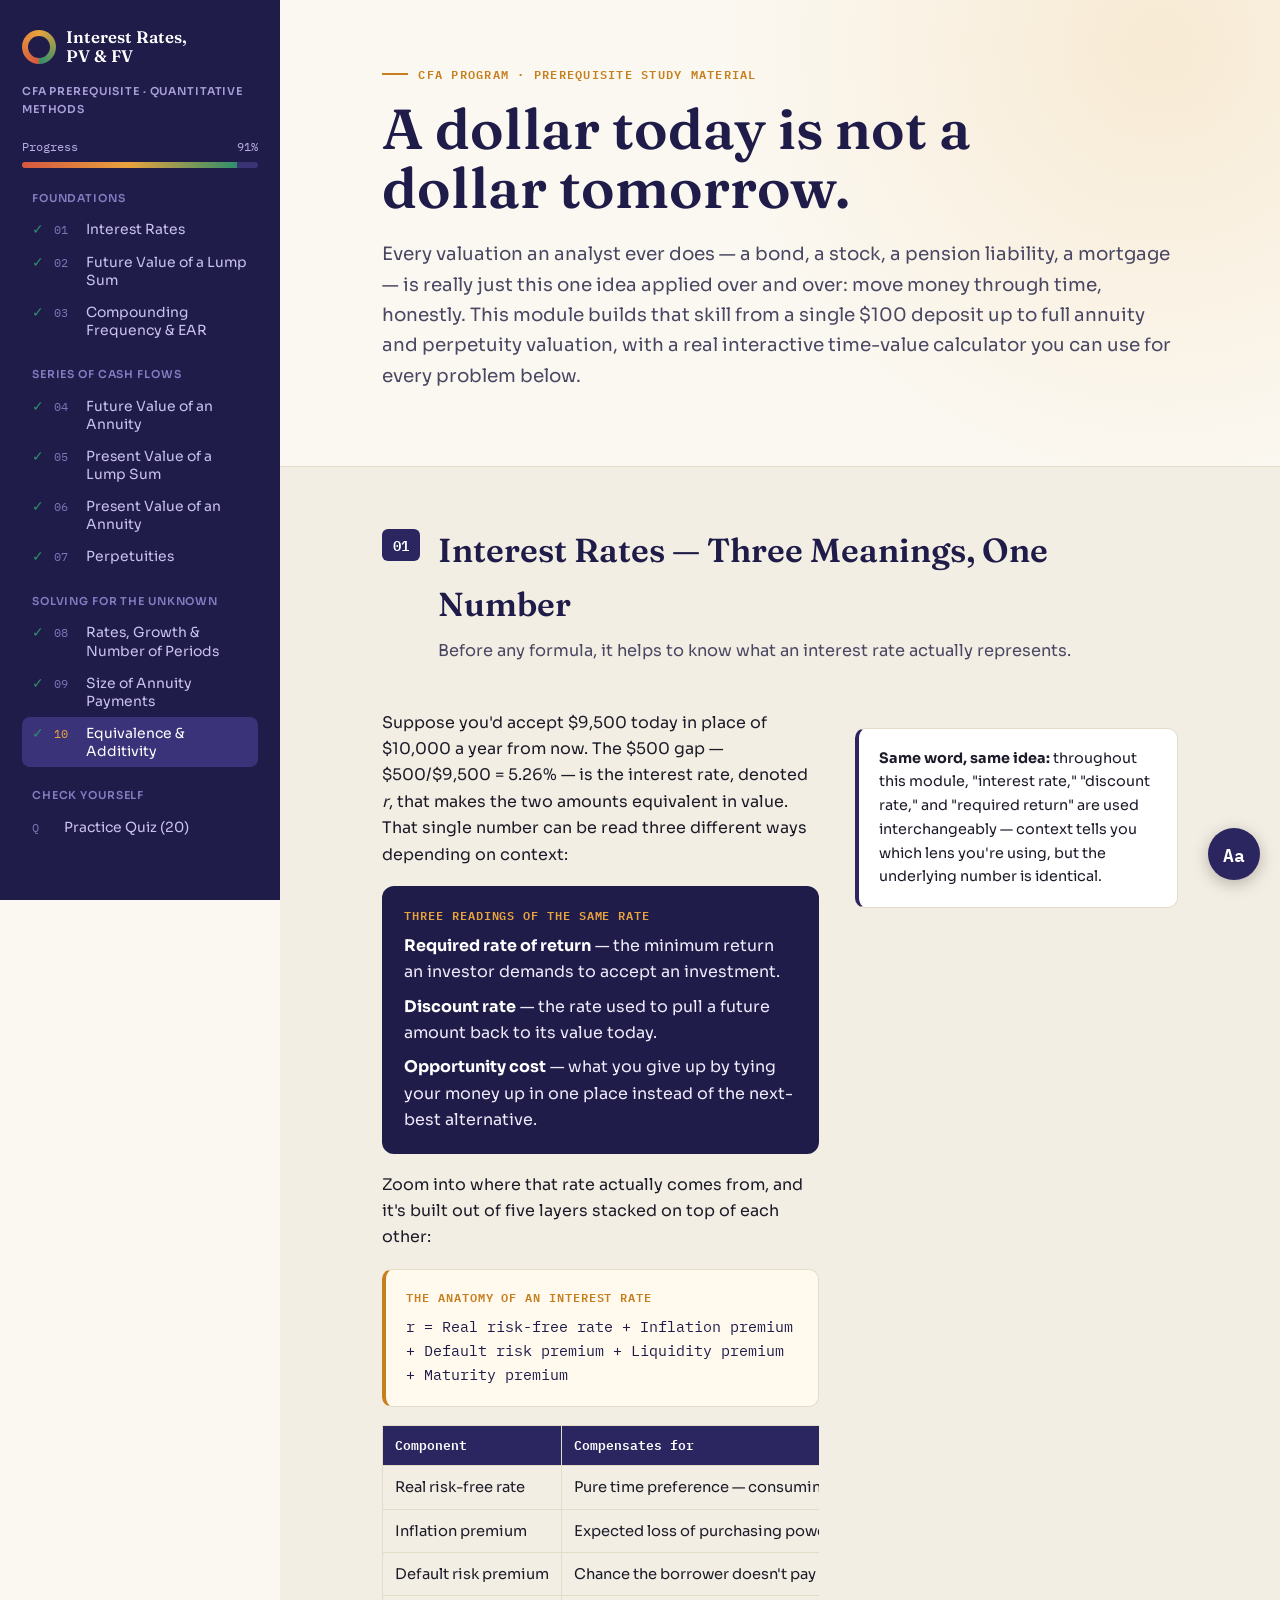
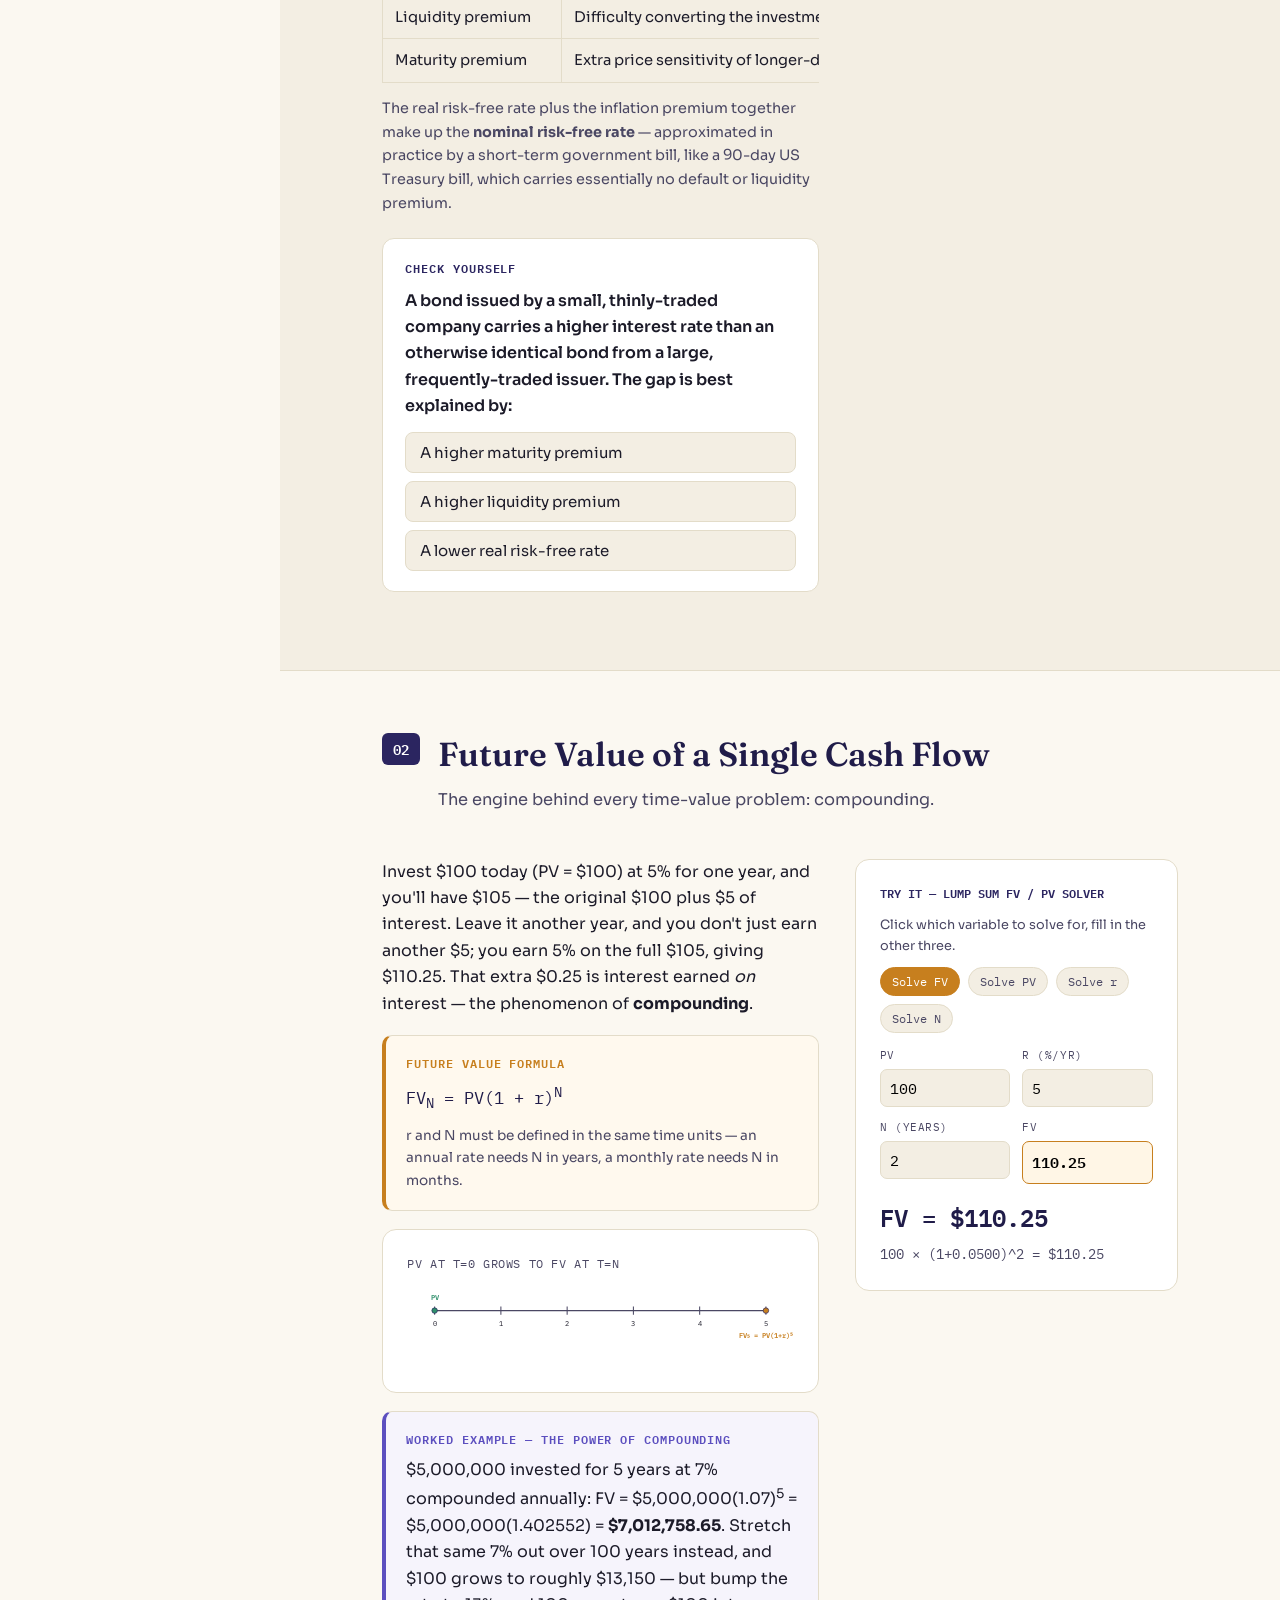
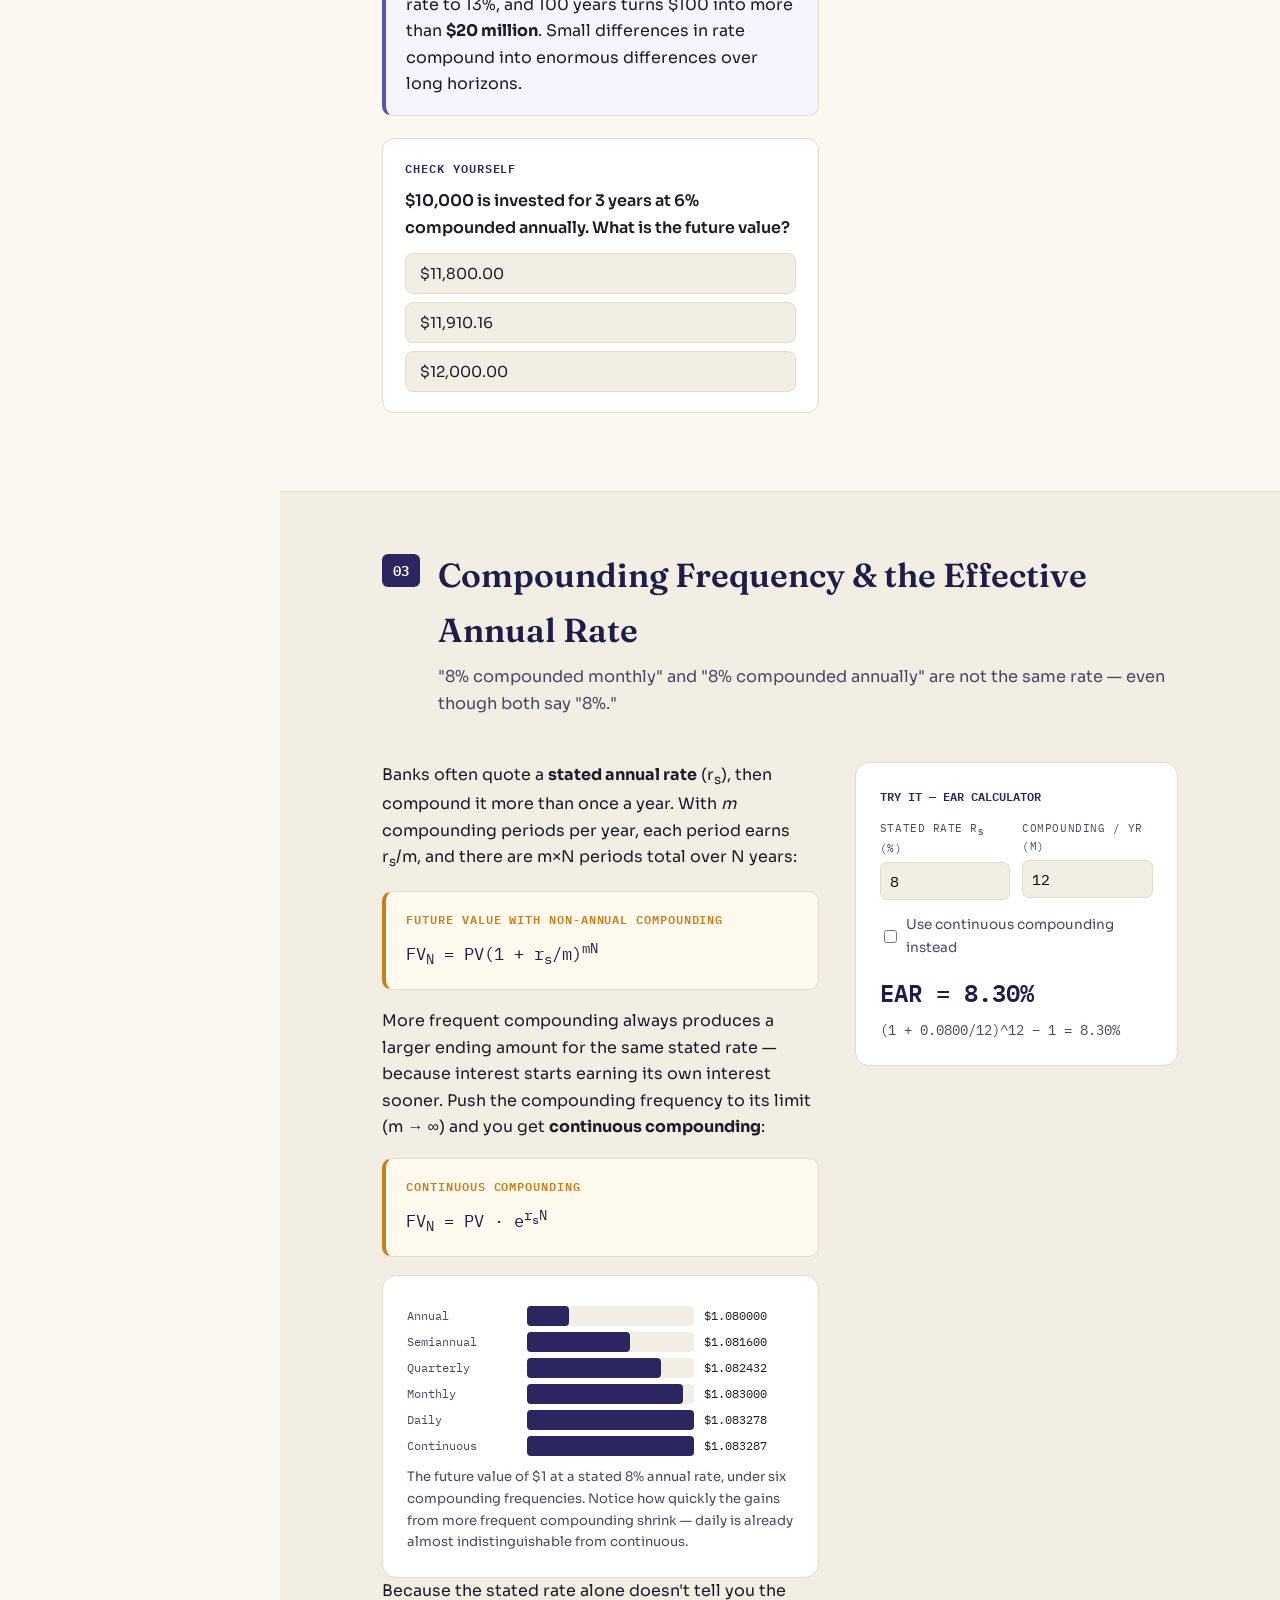
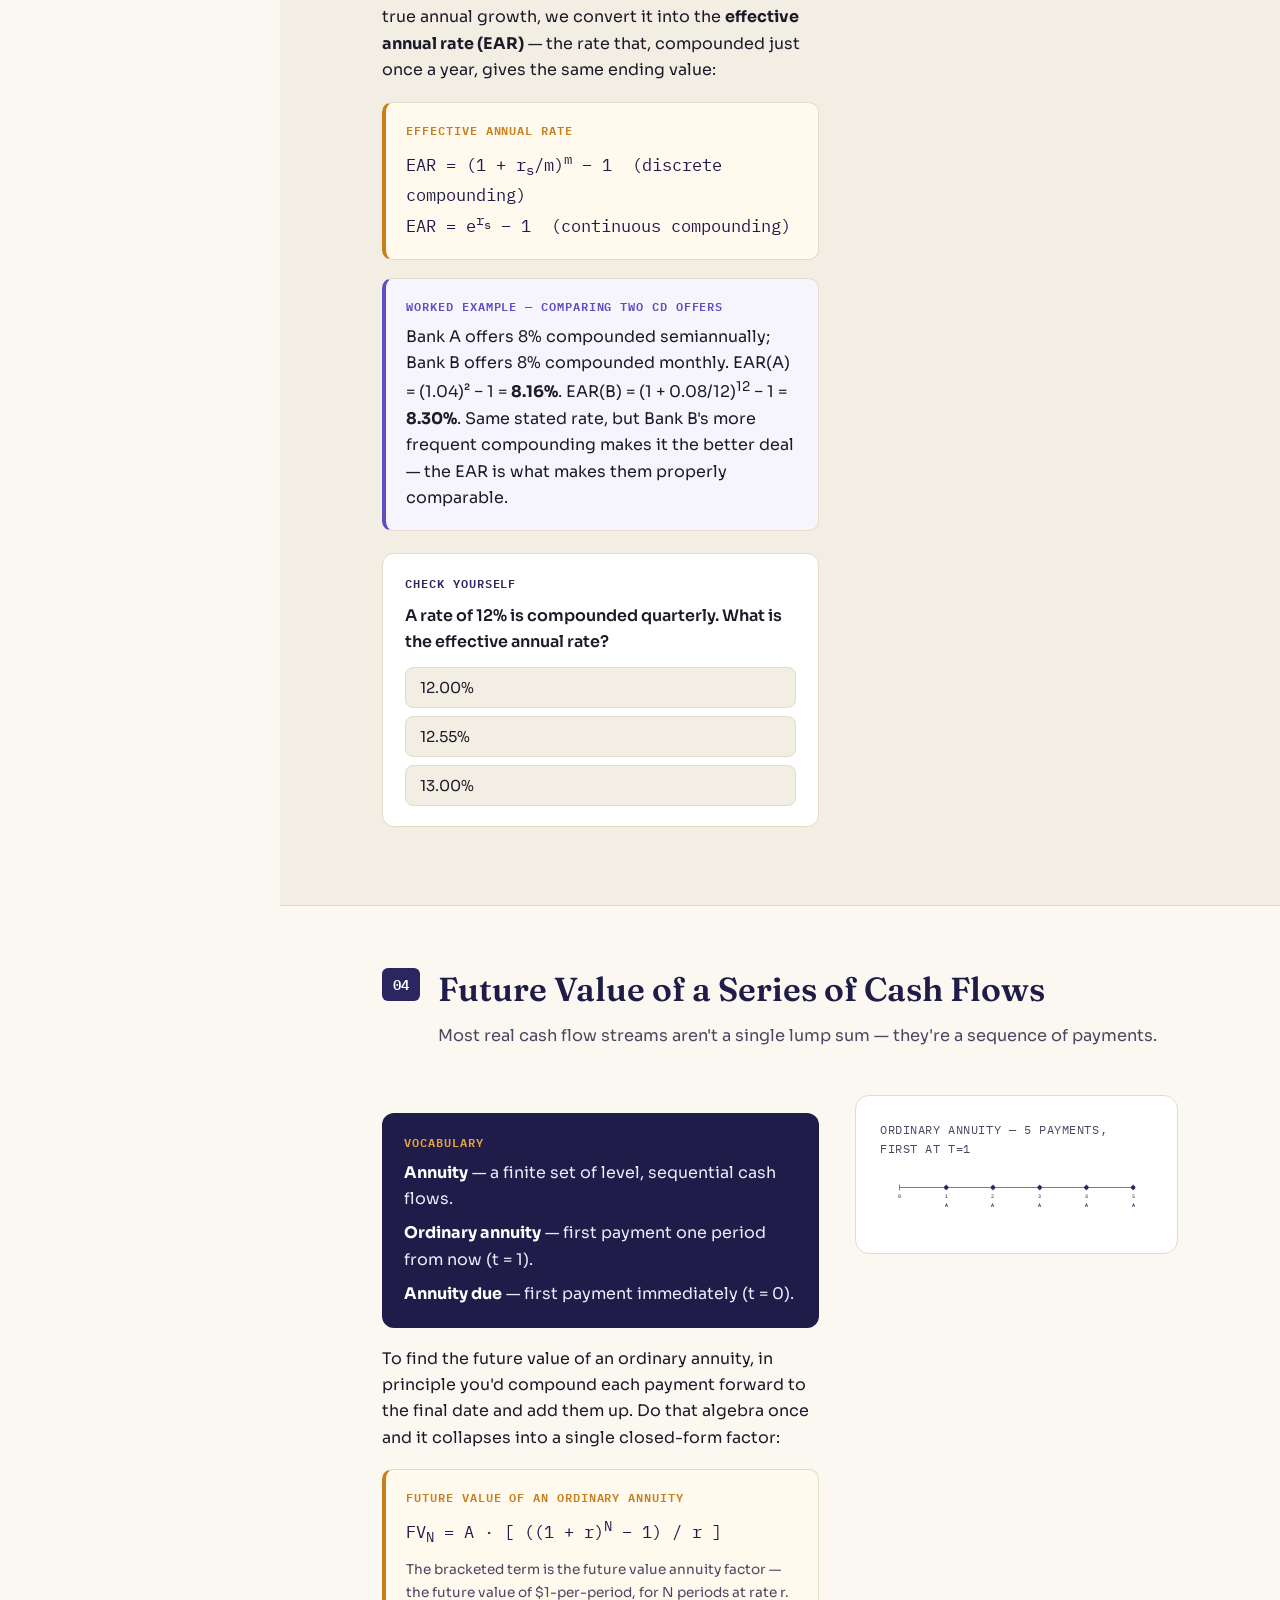
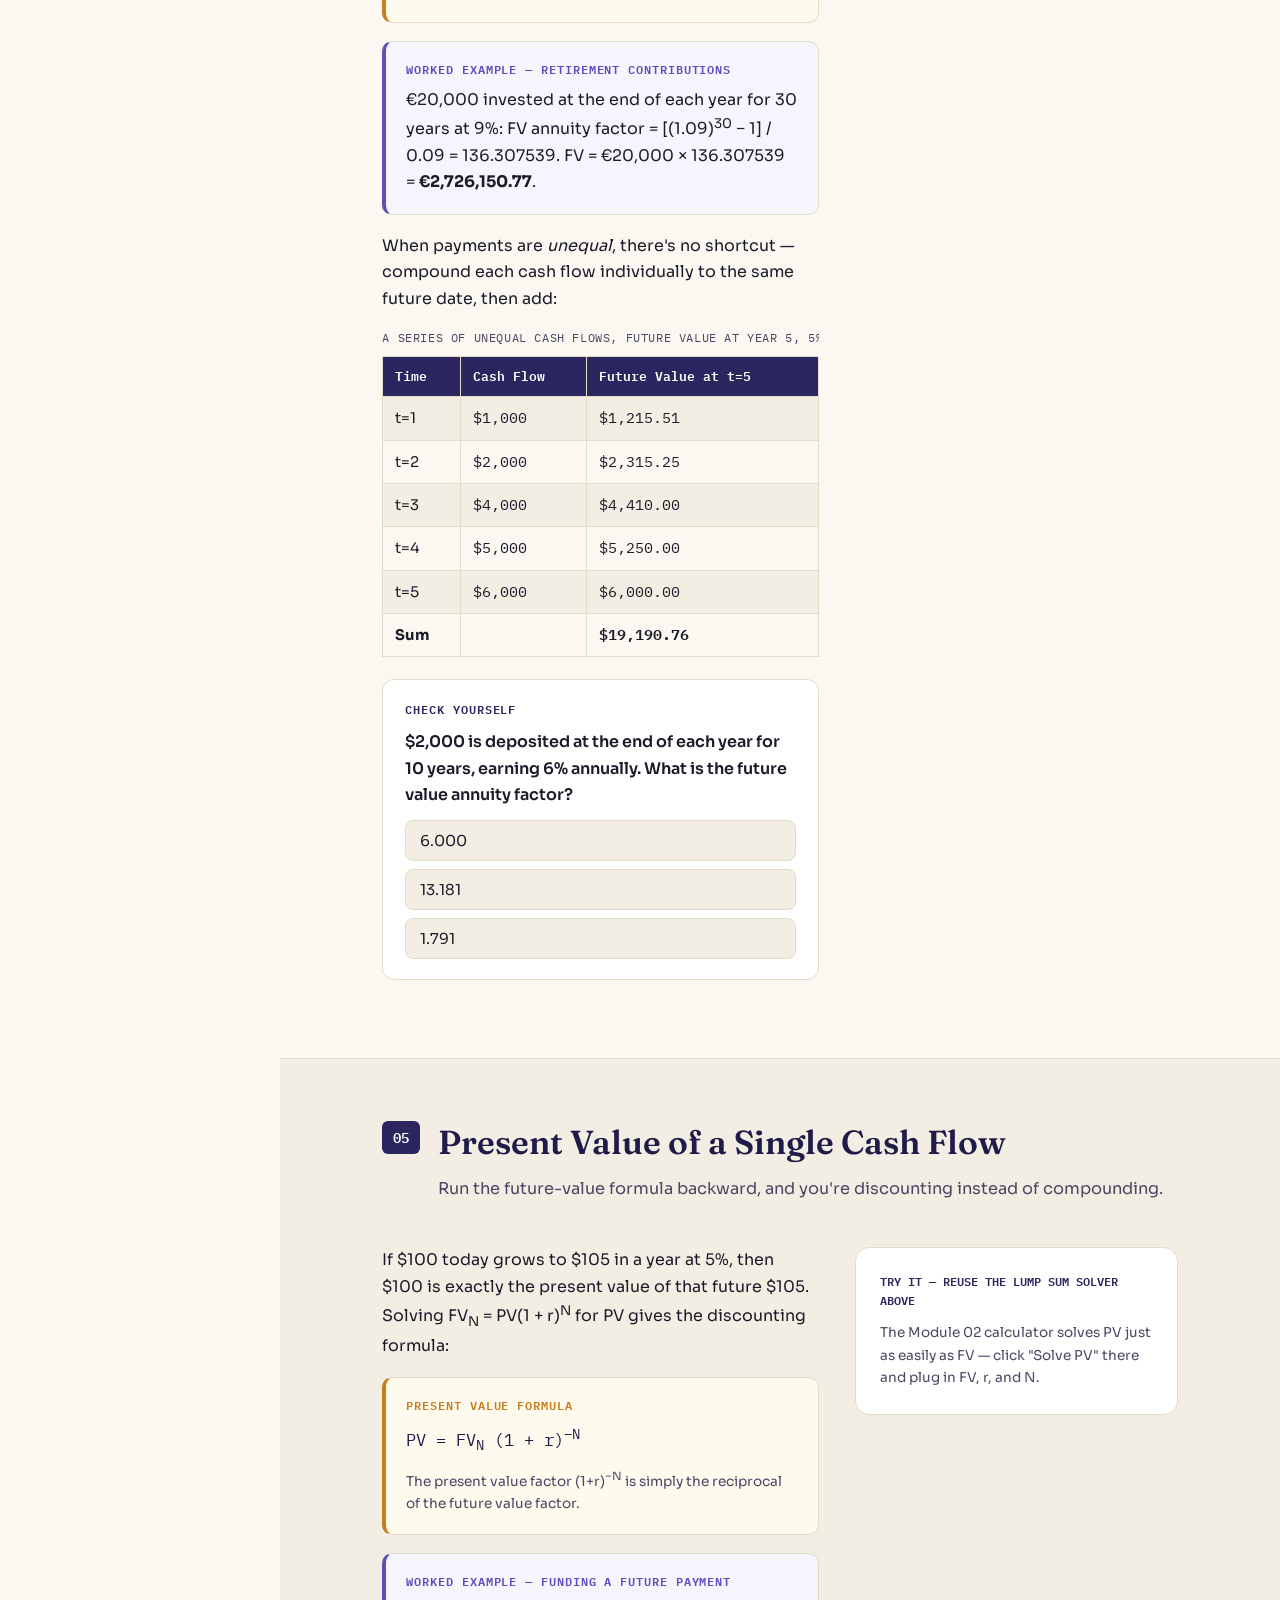
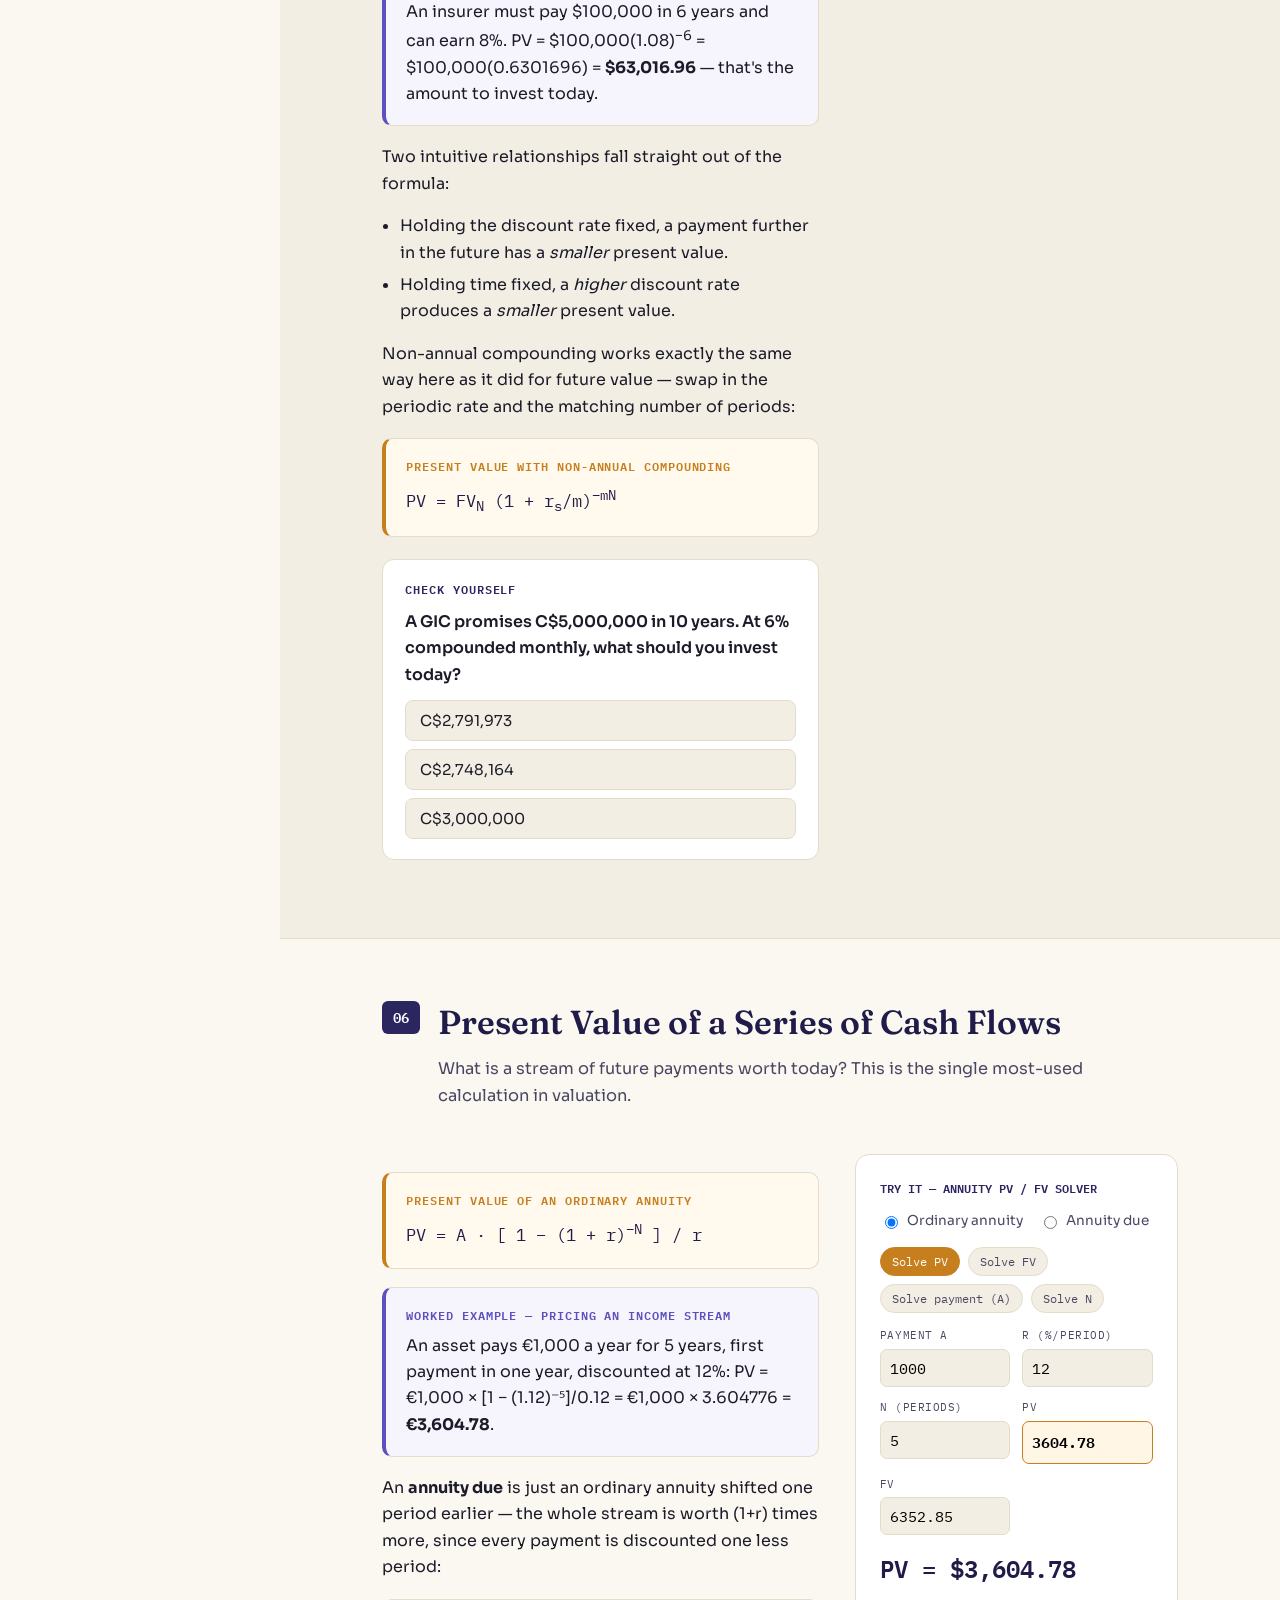
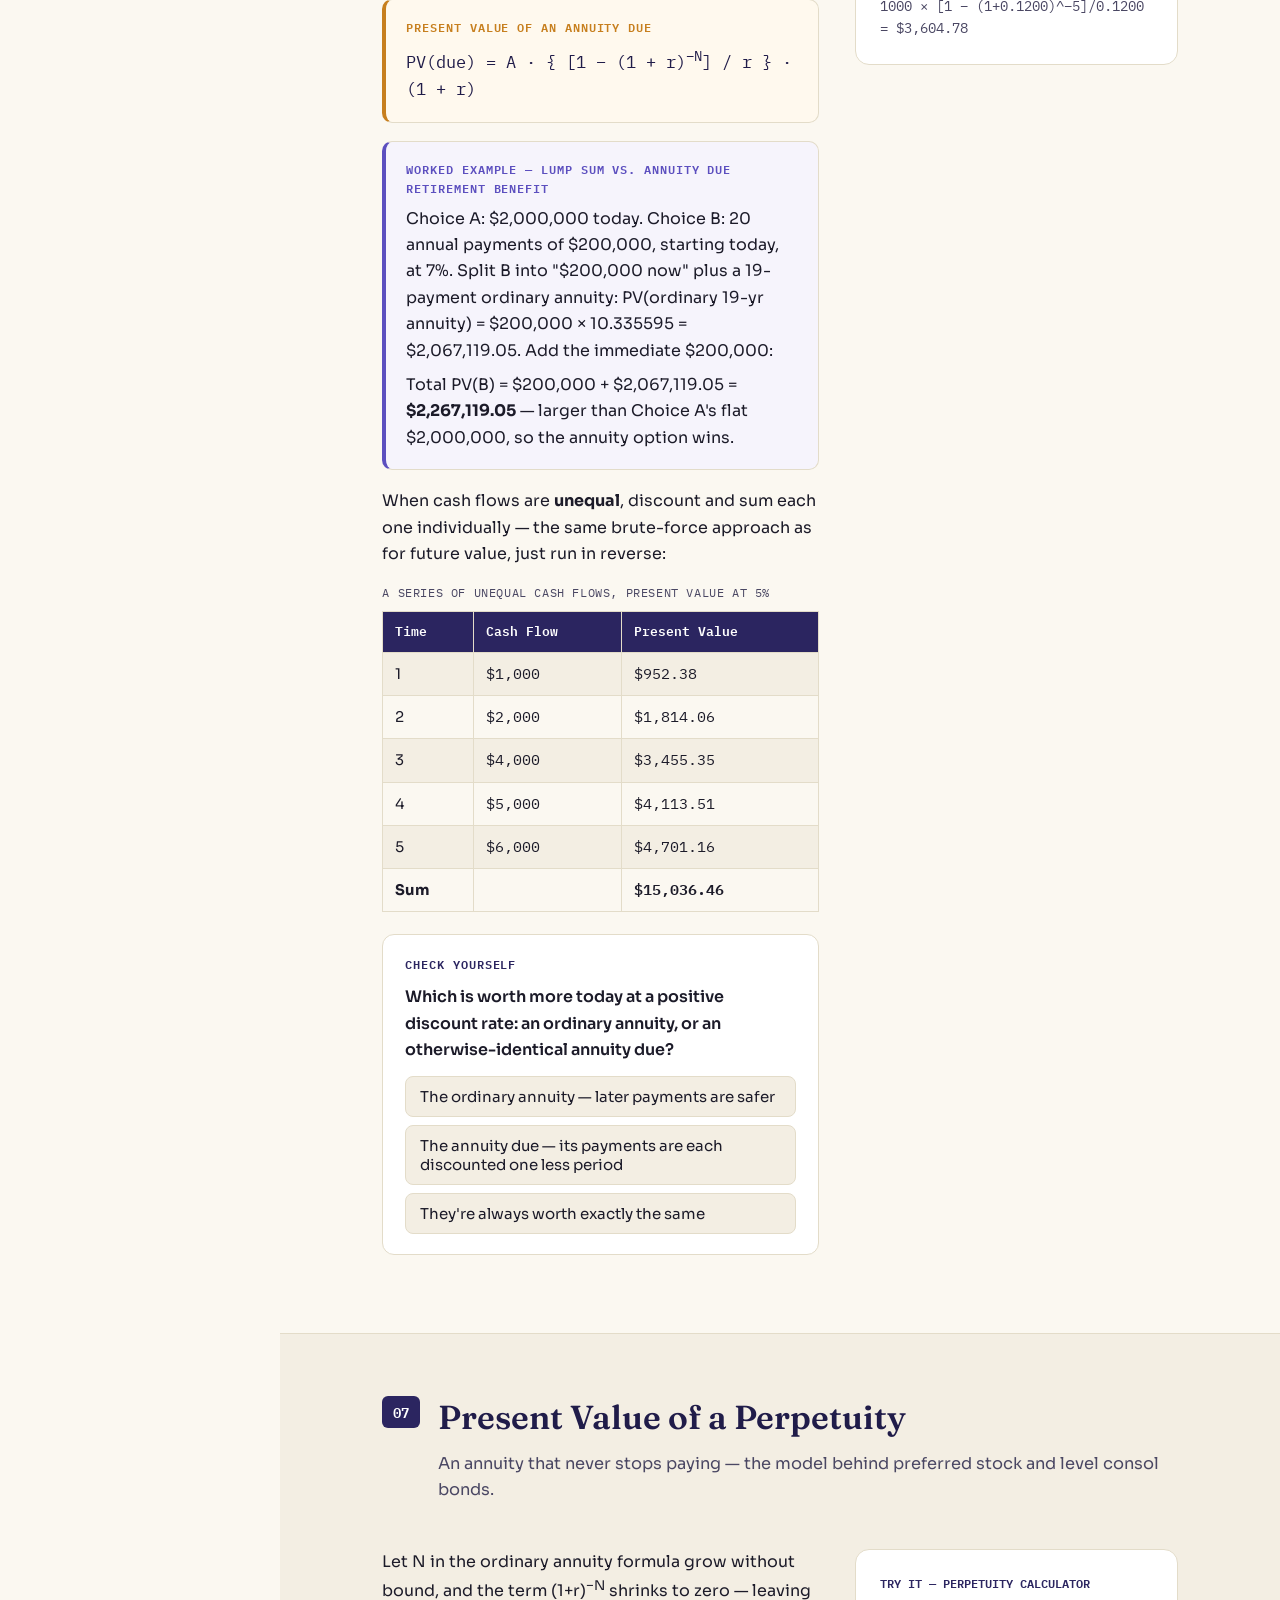
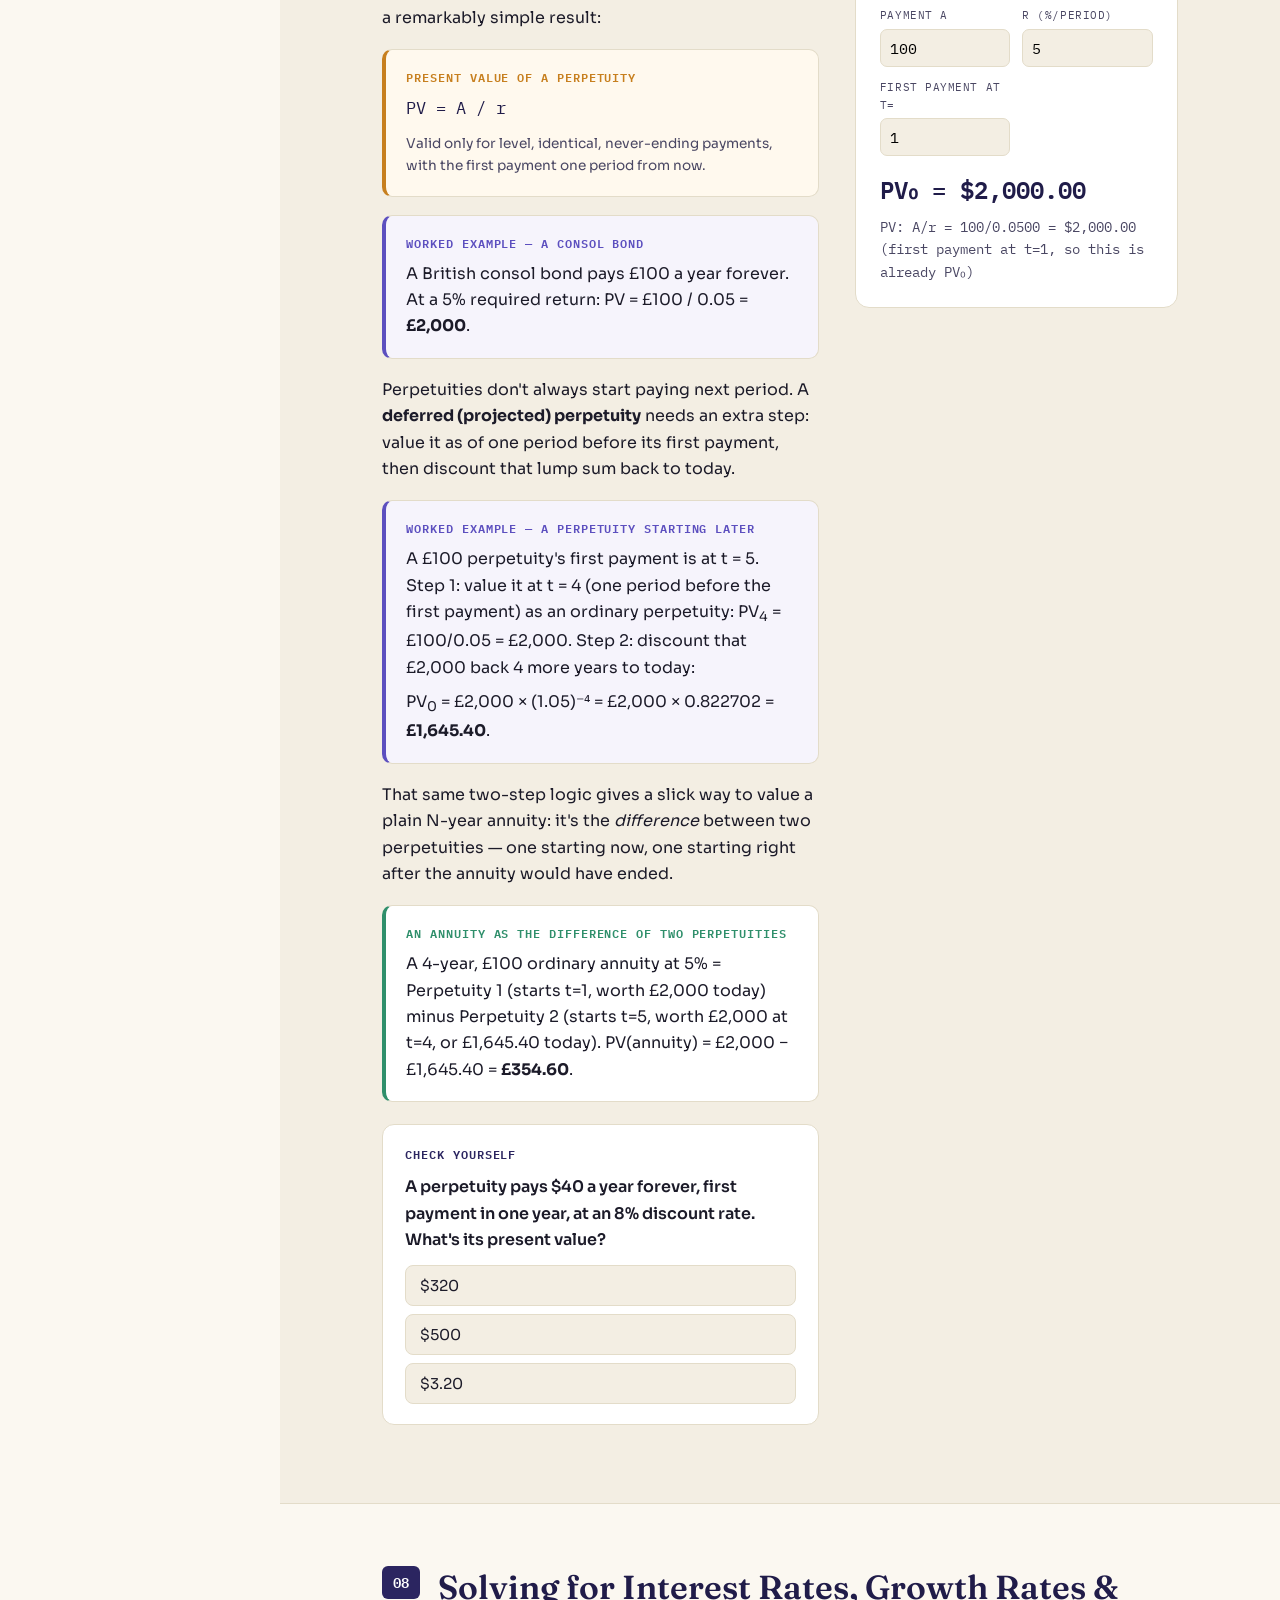
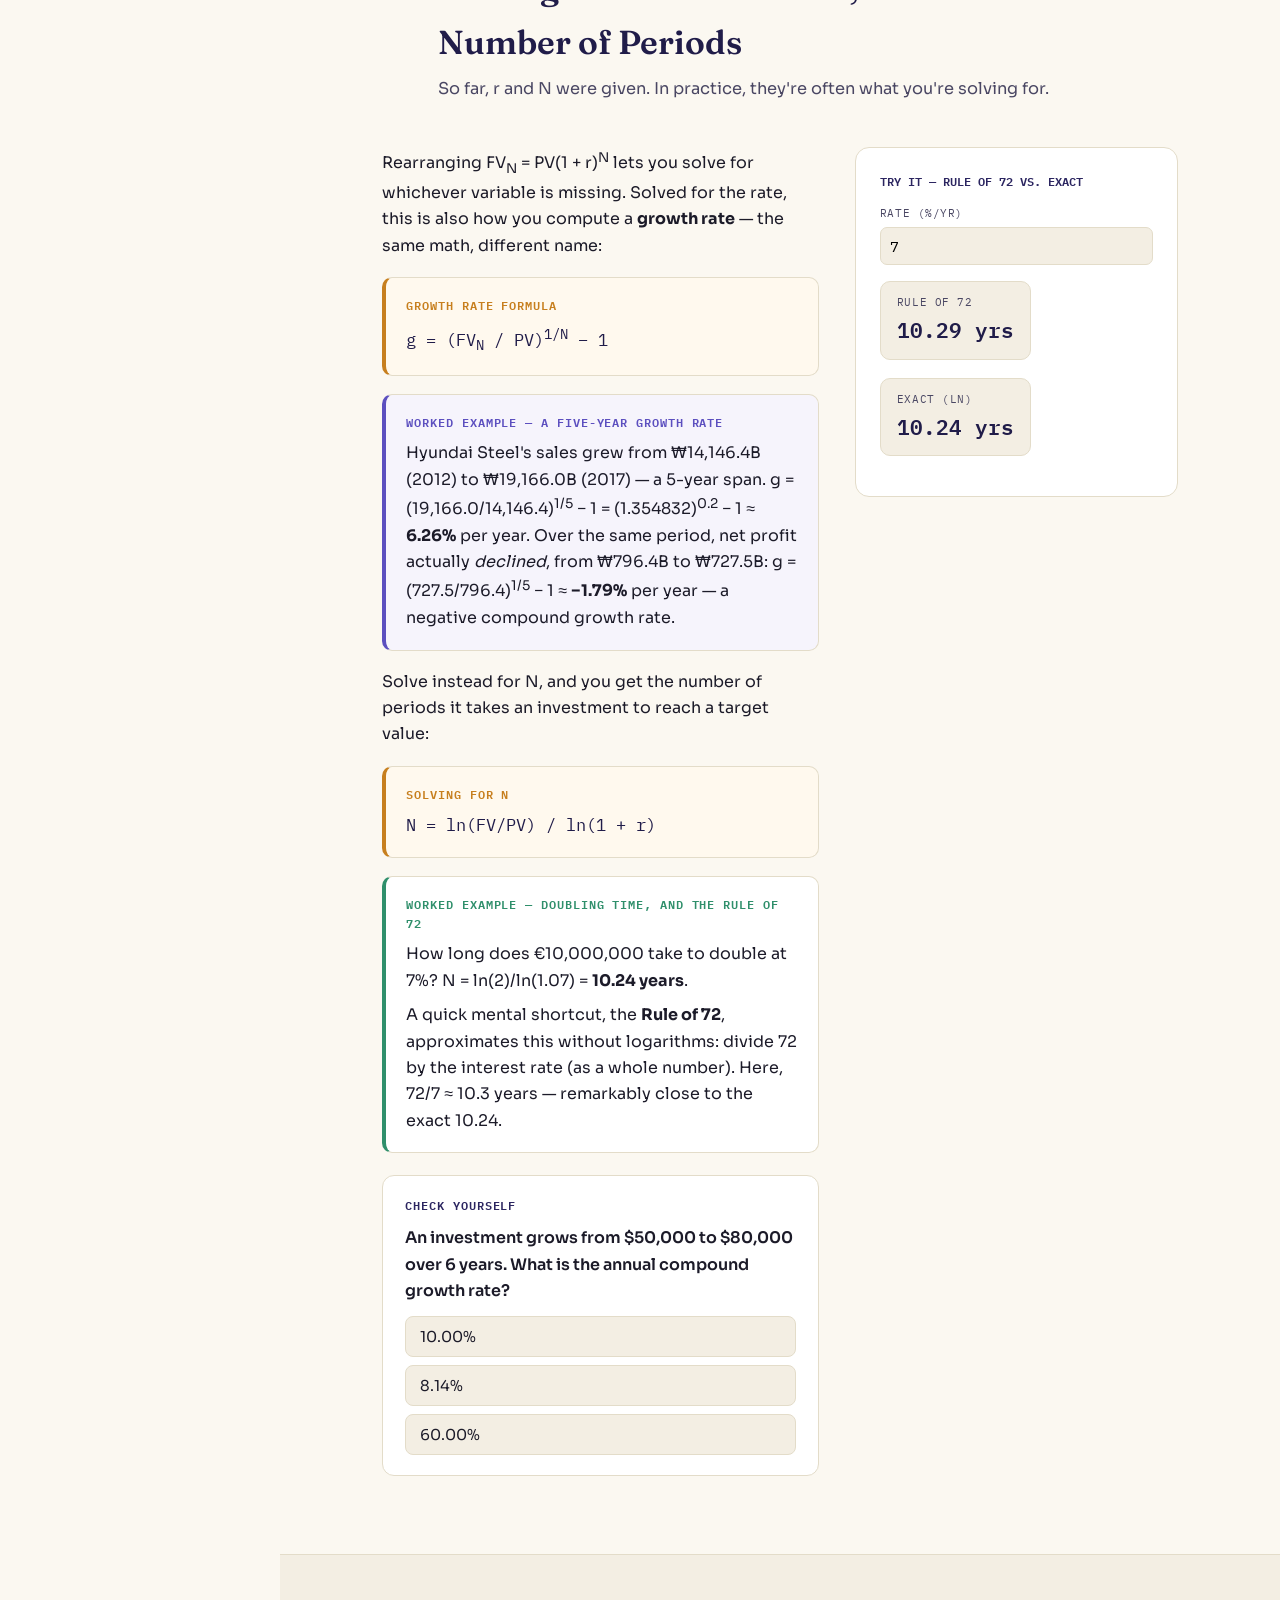
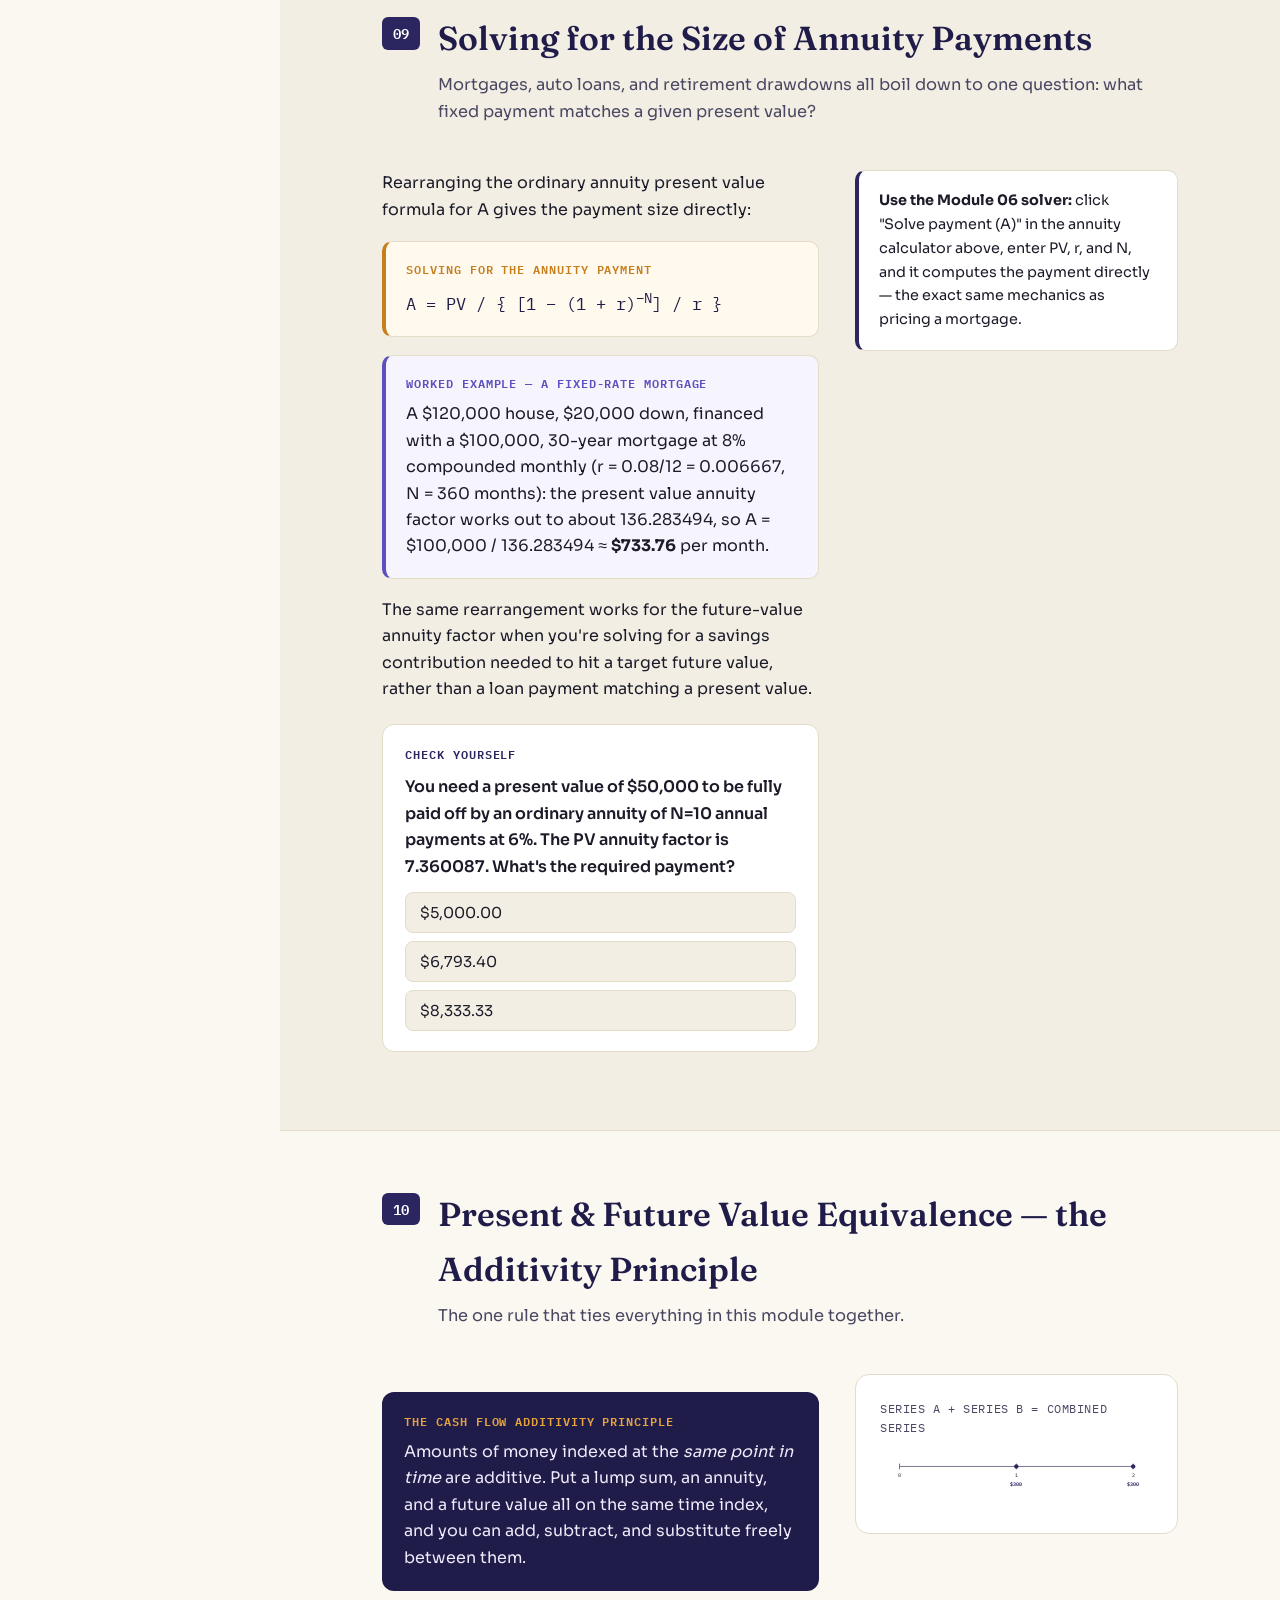
<file: interest-rates/index.html>
<!DOCTYPE html>
<html lang="en">
<head>
<meta charset="UTF-8">
<meta name="viewport" content="width=device-width, initial-scale=1.0">
<title>Interest Rates, Present Value &amp; Future Value — CFA Prerequisite Quant Toolkit</title>
<link rel="stylesheet" href="styles.css">
</head>
<body>

<div class="mobile-bar">
  <strong style="font-family:var(--font-display)">PV ⇄ FV</strong>
  <button id="sidebarToggle">Menu</button>
</div>

<div class="app">

  <!-- ============ SIDEBAR ============ -->
  <nav class="sidebar" id="sidebar">
    <a href="../index.html" class="brand">
      <span class="brand-mark"></span>
      <span class="brand-name">Interest Rates,<br>PV &amp; FV</span>
    </a>
    <div class="brand-sub">CFA Prerequisite · Quantitative Methods</div>

    <div class="progress-wrap">
      <div class="progress-label"><span>Progress</span><span id="progressPct">0%</span></div>
      <div class="progress-track"><div class="progress-fill" id="progressFill"></div></div>
    </div>

    <div class="toc-group-label">Foundations</div>
    <ul class="toc">
      <li><a href="#sec-rates" data-sec="sec-rates"><span class="num">01</span>Interest Rates</a></li>
      <li><a href="#sec-fvlump" data-sec="sec-fvlump"><span class="num">02</span>Future Value of a Lump Sum</a></li>
      <li><a href="#sec-compounding" data-sec="sec-compounding"><span class="num">03</span>Compounding Frequency &amp; EAR</a></li>
    </ul>

    <div class="toc-group-label">Series of Cash Flows</div>
    <ul class="toc">
      <li><a href="#sec-fvannuity" data-sec="sec-fvannuity"><span class="num">04</span>Future Value of an Annuity</a></li>
      <li><a href="#sec-pvlump" data-sec="sec-pvlump"><span class="num">05</span>Present Value of a Lump Sum</a></li>
      <li><a href="#sec-pvannuity" data-sec="sec-pvannuity"><span class="num">06</span>Present Value of an Annuity</a></li>
      <li><a href="#sec-perpetuity" data-sec="sec-perpetuity"><span class="num">07</span>Perpetuities</a></li>
    </ul>

    <div class="toc-group-label">Solving for the Unknown</div>
    <ul class="toc">
      <li><a href="#sec-solving" data-sec="sec-solving"><span class="num">08</span>Rates, Growth &amp; Number of Periods</a></li>
      <li><a href="#sec-payment" data-sec="sec-payment"><span class="num">09</span>Size of Annuity Payments</a></li>
      <li><a href="#sec-additivity" data-sec="sec-additivity"><span class="num">10</span>Equivalence &amp; Additivity</a></li>
    </ul>

    <div class="toc-group-label">Check Yourself</div>
    <ul class="toc">
      <li><a href="#sec-quiz" data-sec="sec-quiz"><span class="num">Q</span>Practice Quiz (20)</a></li>
    </ul>
  </nav>

  <!-- ============ MAIN ============ -->
  <main id="top">

    <header class="hero">
      <div class="eyebrow">CFA Program · Prerequisite Study Material</div>
      <h1>A dollar today is not a dollar tomorrow.</h1>
      <p class="lede">Every valuation an analyst ever does — a bond, a stock, a pension liability, a mortgage — is really just this one idea applied over and over: move money through time, honestly. This module builds that skill from a single $100 deposit up to full annuity and perpetuity valuation, with a real interactive time-value calculator you can use for every problem below.</p>
    </header>

    <!-- =========================================================
         01 INTEREST RATES
    ========================================================== -->
    <section class="section" id="sec-rates">
      <div class="section-head">
        <span class="section-tag">01</span>
        <div>
          <h2>Interest Rates — Three Meanings, One Number</h2>
          <p class="subhead">Before any formula, it helps to know what an interest rate actually represents.</p>
        </div>
      </div>
      <div class="content-grid">
        <div>
          <p>Suppose you'd accept $9,500 today in place of $10,000 a year from now. The $500 gap — $500/$9,500 = 5.26% — is the interest rate, denoted <em>r</em>, that makes the two amounts equivalent in value. That single number can be read three different ways depending on context:</p>

          <div class="definition">
            <div class="label">Three readings of the same rate</div>
            <p style="margin-bottom:8px;"><strong>Required rate of return</strong> — the minimum return an investor demands to accept an investment.</p>
            <p style="margin-bottom:8px;"><strong>Discount rate</strong> — the rate used to pull a future amount back to its value today.</p>
            <p style="margin:0;"><strong>Opportunity cost</strong> — what you give up by tying your money up in one place instead of the next-best alternative.</p>
          </div>

          <p>Zoom into where that rate actually comes from, and it's built out of five layers stacked on top of each other:</p>

          <div class="callout formula">
            <div class="label">The anatomy of an interest rate</div>
            <div class="formula-body" style="font-size:.92rem;">r = Real risk-free rate + Inflation premium + Default risk premium + Liquidity premium + Maturity premium</div>
          </div>

          <table class="exhibit" style="margin:14px 0;">
            <tr><th>Component</th><th>Compensates for</th></tr>
            <tr><td>Real risk-free rate</td><td>Pure time preference — consuming later instead of now</td></tr>
            <tr><td>Inflation premium</td><td>Expected loss of purchasing power</td></tr>
            <tr><td>Default risk premium</td><td>Chance the borrower doesn't pay as promised</td></tr>
            <tr><td>Liquidity premium</td><td>Difficulty converting the investment to cash quickly at fair value</td></tr>
            <tr><td>Maturity premium</td><td>Extra price sensitivity of longer-dated debt to rate changes</td></tr>
          </table>

          <p style="font-size:.9rem; color:var(--ink-soft);">The real risk-free rate plus the inflation premium together make up the <strong>nominal risk-free rate</strong> — approximated in practice by a short-term government bill, like a 90-day US Treasury bill, which carries essentially no default or liquidity premium.</p>

          <div class="checkin" data-checkin="c1">
            <div class="label">Check yourself</div>
            <div class="q">A bond issued by a small, thinly-traded company carries a higher interest rate than an otherwise identical bond from a large, frequently-traded issuer. The gap is best explained by:</div>
            <div class="opt-list">
              <button class="opt-btn" data-correct="false">A higher maturity premium</button>
              <button class="opt-btn" data-correct="true">A higher liquidity premium</button>
              <button class="opt-btn" data-correct="false">A lower real risk-free rate</button>
            </div>
            <div class="checkin-feedback">Correct — a bond that's hard to sell quickly without moving its price carries a liquidity premium. Thin trading is the classic signal of low liquidity.</div>
          </div>
        </div>
        <div>
          <div class="callout">
            <p style="margin:0; font-size:.9rem;"><strong>Same word, same idea:</strong> throughout this module, "interest rate," "discount rate," and "required return" are used interchangeably — context tells you which lens you're using, but the underlying number is identical.</p>
          </div>
        </div>
      </div>
    </section>

    <!-- =========================================================
         02 FUTURE VALUE OF A LUMP SUM
    ========================================================== -->
    <section class="section" id="sec-fvlump">
      <div class="section-head">
        <span class="section-tag">02</span>
        <div>
          <h2>Future Value of a Single Cash Flow</h2>
          <p class="subhead">The engine behind every time-value problem: compounding.</p>
        </div>
      </div>
      <div class="content-grid">
        <div>
          <p>Invest $100 today (PV = $100) at 5% for one year, and you'll have $105 — the original $100 plus $5 of interest. Leave it another year, and you don't just earn another $5; you earn 5% on the full $105, giving $110.25. That extra $0.25 is interest earned <em>on</em> interest — the phenomenon of <strong>compounding</strong>.</p>

          <div class="callout formula">
            <div class="label">Future value formula</div>
            <div class="formula-body">FV<sub>N</sub> = PV(1 + r)<sup>N</sup></div>
            <p style="margin:10px 0 0; font-size:.85rem; color:var(--ink-soft);">r and N must be defined in the same time units — an annual rate needs N in years, a monthly rate needs N in months.</p>
          </div>

          <div id="timeline1" class="chart-card" style="margin:16px 0;"></div>

          <div class="callout finance">
            <div class="label">Worked example — the power of compounding</div>
            <p style="margin:0;">$5,000,000 invested for 5 years at 7% compounded annually: FV = $5,000,000(1.07)<sup>5</sup> = $5,000,000(1.402552) = <strong>$7,012,758.65</strong>. Stretch that same 7% out over 100 years instead, and $100 grows to roughly $13,150 — but bump the rate to 13%, and 100 years turns $100 into more than <strong>$20 million</strong>. Small differences in rate compound into enormous differences over long horizons.</p>
          </div>

          <div class="checkin" data-checkin="c2">
            <div class="label">Check yourself</div>
            <div class="q">$10,000 is invested for 3 years at 6% compounded annually. What is the future value?</div>
            <div class="opt-list">
              <button class="opt-btn" data-correct="false">$11,800.00</button>
              <button class="opt-btn" data-correct="true">$11,910.16</button>
              <button class="opt-btn" data-correct="false">$12,000.00</button>
            </div>
            <div class="checkin-feedback">Correct — FV = $10,000(1.06)³ = $10,000(1.191016) = $11,910.16. The $11,800 answer is simple (non-compounded) interest — a common trap.</div>
          </div>
        </div>
        <div>
          <div class="tvm-card" style="margin-top:0;">
            <div class="label" style="font-family:var(--font-mono); font-size:.72rem; text-transform:uppercase; color:var(--indigo); font-weight:700; margin-bottom:12px;">Try it — lump sum FV / PV solver</div>
            <p style="font-size:.8rem; color:var(--ink-soft); margin:0 0 10px;">Click which variable to solve for, fill in the other three.</p>
            <div class="tvm-solve-row" id="lumpSolveRow">
              <button class="tvm-solve-btn active" data-solve="FV">Solve FV</button>
              <button class="tvm-solve-btn" data-solve="PV">Solve PV</button>
              <button class="tvm-solve-btn" data-solve="r">Solve r</button>
              <button class="tvm-solve-btn" data-solve="N">Solve N</button>
            </div>
            <div class="tvm-grid">
              <div class="tvm-field" id="lumpField-PV"><label>PV</label><input type="number" id="lumpPV" value="100"></div>
              <div class="tvm-field" id="lumpField-r"><label>r (%/yr)</label><input type="number" id="lumpR" value="5" step="0.1"></div>
              <div class="tvm-field" id="lumpField-N"><label>N (years)</label><input type="number" id="lumpN" value="2" step="1"></div>
              <div class="tvm-field solving" id="lumpField-FV"><label>FV</label><input type="number" id="lumpFV" value="" readonly></div>
            </div>
            <div class="tvm-result" id="lumpResult">FV = $110.25</div>
            <div class="calc-steps" id="lumpSteps">100 × (1.05)² = 110.25</div>
          </div>
        </div>
      </div>
    </section>

    <!-- =========================================================
         03 COMPOUNDING FREQUENCY & EAR
    ========================================================== -->
    <section class="section" id="sec-compounding">
      <div class="section-head">
        <span class="section-tag">03</span>
        <div>
          <h2>Compounding Frequency &amp; the Effective Annual Rate</h2>
          <p class="subhead">"8% compounded monthly" and "8% compounded annually" are not the same rate — even though both say "8%."</p>
        </div>
      </div>
      <div class="content-grid">
        <div>
          <p>Banks often quote a <strong>stated annual rate</strong> (r<sub>s</sub>), then compound it more than once a year. With <em>m</em> compounding periods per year, each period earns r<sub>s</sub>/m, and there are m×N periods total over N years:</p>

          <div class="callout formula">
            <div class="label">Future value with non-annual compounding</div>
            <div class="formula-body">FV<sub>N</sub> = PV(1 + r<sub>s</sub>/m)<sup>mN</sup></div>
          </div>

          <p>More frequent compounding always produces a larger ending amount for the same stated rate — because interest starts earning its own interest sooner. Push the compounding frequency to its limit (m → ∞) and you get <strong>continuous compounding</strong>:</p>

          <div class="callout formula">
            <div class="label">Continuous compounding</div>
            <div class="formula-body">FV<sub>N</sub> = PV · e<sup>r<sub>s</sub>N</sup></div>
          </div>

          <div class="chart-card">
            <div id="compoundingChart"></div>
            <p style="font-size:.82rem; color:var(--ink-soft); margin:10px 0 0;">The future value of $1 at a stated 8% annual rate, under six compounding frequencies. Notice how quickly the gains from more frequent compounding shrink — daily is already almost indistinguishable from continuous.</p>
          </div>

          <p>Because the stated rate alone doesn't tell you the true annual growth, we convert it into the <strong>effective annual rate (EAR)</strong> — the rate that, compounded just once a year, gives the same ending value:</p>

          <div class="callout formula">
            <div class="label">Effective annual rate</div>
            <div class="formula-body">
              EAR = (1 + r<sub>s</sub>/m)<sup>m</sup> − 1  &nbsp;(discrete compounding)<br>
              EAR = e<sup>r<sub>s</sub></sup> − 1  &nbsp;(continuous compounding)
            </div>
          </div>

          <div class="callout finance">
            <div class="label">Worked example — comparing two CD offers</div>
            <p style="margin:0;">Bank A offers 8% compounded semiannually; Bank B offers 8% compounded monthly. EAR(A) = (1.04)² − 1 = <strong>8.16%</strong>. EAR(B) = (1 + 0.08/12)<sup>12</sup> − 1 = <strong>8.30%</strong>. Same stated rate, but Bank B's more frequent compounding makes it the better deal — the EAR is what makes them properly comparable.</p>
          </div>

          <div class="checkin" data-checkin="c3">
            <div class="label">Check yourself</div>
            <div class="q">A rate of 12% is compounded quarterly. What is the effective annual rate?</div>
            <div class="opt-list">
              <button class="opt-btn" data-correct="false">12.00%</button>
              <button class="opt-btn" data-correct="true">12.55%</button>
              <button class="opt-btn" data-correct="false">13.00%</button>
            </div>
            <div class="checkin-feedback">Correct — EAR = (1 + 0.12/4)⁴ − 1 = (1.03)⁴ − 1 = 1.1255 − 1 = 12.55%.</div>
          </div>
        </div>
        <div>
          <div class="tvm-card" style="margin-top:0;">
            <div class="label" style="font-family:var(--font-mono); font-size:.72rem; text-transform:uppercase; color:var(--indigo); font-weight:700; margin-bottom:12px;">Try it — EAR calculator</div>
            <div class="tvm-grid">
              <div class="tvm-field"><label>Stated rate r<sub>s</sub> (%)</label><input type="number" id="earRs" value="8" step="0.1"></div>
              <div class="tvm-field"><label>Compounding / yr (m)</label><input type="number" id="earM" value="12" step="1"></div>
            </div>
            <div class="tvm-toggle-row"><label><input type="checkbox" id="earContinuous"> Use continuous compounding instead</label></div>
            <div class="tvm-result" id="earResult">EAR = 8.30%</div>
            <div class="calc-steps" id="earSteps">(1 + 0.08/12)¹² − 1 = 8.30%</div>
          </div>
        </div>
      </div>
    </section>

    <!-- =========================================================
         04 FUTURE VALUE OF AN ANNUITY
    ========================================================== -->
    <section class="section" id="sec-fvannuity">
      <div class="section-head">
        <span class="section-tag">04</span>
        <div>
          <h2>Future Value of a Series of Cash Flows</h2>
          <p class="subhead">Most real cash flow streams aren't a single lump sum — they're a sequence of payments.</p>
        </div>
      </div>
      <div class="content-grid">
        <div>
          <div class="definition">
            <div class="label">Vocabulary</div>
            <p style="margin-bottom:8px;"><strong>Annuity</strong> — a finite set of level, sequential cash flows.</p>
            <p style="margin-bottom:8px;"><strong>Ordinary annuity</strong> — first payment one period from now (t = 1).</p>
            <p style="margin:0;"><strong>Annuity due</strong> — first payment immediately (t = 0).</p>
          </div>

          <p>To find the future value of an ordinary annuity, in principle you'd compound each payment forward to the final date and add them up. Do that algebra once and it collapses into a single closed-form factor:</p>

          <div class="callout formula">
            <div class="label">Future value of an ordinary annuity</div>
            <div class="formula-body">FV<sub>N</sub> = A · [ ((1 + r)<sup>N</sup> − 1) / r ]</div>
            <p style="margin:10px 0 0; font-size:.85rem; color:var(--ink-soft);">The bracketed term is the future value annuity factor — the future value of $1-per-period, for N periods at rate r.</p>
          </div>

          <div class="callout finance">
            <div class="label">Worked example — retirement contributions</div>
            <p style="margin:0;">€20,000 invested at the end of each year for 30 years at 9%: FV annuity factor = [(1.09)<sup>30</sup> − 1] / 0.09 = 136.307539. FV = €20,000 × 136.307539 = <strong>€2,726,150.77</strong>.</p>
          </div>

          <p>When payments are <em>unequal</em>, there's no shortcut — compound each cash flow individually to the same future date, then add:</p>

          <table class="exhibit" style="margin:14px 0;">
            <caption>A series of unequal cash flows, future value at Year 5, 5% discount rate</caption>
            <tr><th>Time</th><th>Cash Flow</th><th>Future Value at t=5</th></tr>
            <tr><td>t=1</td><td class="num">$1,000</td><td class="num">$1,215.51</td></tr>
            <tr><td>t=2</td><td class="num">$2,000</td><td class="num">$2,315.25</td></tr>
            <tr><td>t=3</td><td class="num">$4,000</td><td class="num">$4,410.00</td></tr>
            <tr><td>t=4</td><td class="num">$5,000</td><td class="num">$5,250.00</td></tr>
            <tr><td>t=5</td><td class="num">$6,000</td><td class="num">$6,000.00</td></tr>
            <tr><td><strong>Sum</strong></td><td></td><td class="num"><strong>$19,190.76</strong></td></tr>
          </table>

          <div class="checkin" data-checkin="c4">
            <div class="label">Check yourself</div>
            <div class="q">$2,000 is deposited at the end of each year for 10 years, earning 6% annually. What is the future value annuity factor?</div>
            <div class="opt-list">
              <button class="opt-btn" data-correct="false">6.000</button>
              <button class="opt-btn" data-correct="true">13.181</button>
              <button class="opt-btn" data-correct="false">1.791</button>
            </div>
            <div class="checkin-feedback">Correct — [(1.06)¹⁰ − 1] / 0.06 = [1.790847 − 1] / 0.06 ≈ 13.181. Multiplying by $2,000 gives an FV of roughly $26,362.</div>
          </div>
        </div>
        <div>
          <div id="timeline-annuity" class="chart-card" style="margin-top:0;"></div>
        </div>
      </div>
    </section>

    <!-- =========================================================
         05 PRESENT VALUE OF A LUMP SUM
    ========================================================== -->
    <section class="section" id="sec-pvlump">
      <div class="section-head">
        <span class="section-tag">05</span>
        <div>
          <h2>Present Value of a Single Cash Flow</h2>
          <p class="subhead">Run the future-value formula backward, and you're discounting instead of compounding.</p>
        </div>
      </div>
      <div class="content-grid">
        <div>
          <p>If $100 today grows to $105 in a year at 5%, then $100 is exactly the present value of that future $105. Solving FV<sub>N</sub> = PV(1 + r)<sup>N</sup> for PV gives the discounting formula:</p>

          <div class="callout formula">
            <div class="label">Present value formula</div>
            <div class="formula-body">PV = FV<sub>N</sub> (1 + r)<sup>−N</sup></div>
            <p style="margin:10px 0 0; font-size:.85rem; color:var(--ink-soft);">The present value factor (1+r)<sup>−N</sup> is simply the reciprocal of the future value factor.</p>
          </div>

          <div class="callout finance">
            <div class="label">Worked example — funding a future payment</div>
            <p style="margin:0;">An insurer must pay $100,000 in 6 years and can earn 8%. PV = $100,000(1.08)<sup>−6</sup> = $100,000(0.6301696) = <strong>$63,016.96</strong> — that's the amount to invest today.</p>
          </div>

          <p>Two intuitive relationships fall straight out of the formula:</p>
          <ul class="tight" style="padding-left:18px;">
            <li>Holding the discount rate fixed, a payment further in the future has a <em>smaller</em> present value.</li>
            <li>Holding time fixed, a <em>higher</em> discount rate produces a <em>smaller</em> present value.</li>
          </ul>

          <p>Non-annual compounding works exactly the same way here as it did for future value — swap in the periodic rate and the matching number of periods:</p>
          <div class="callout formula">
            <div class="label">Present value with non-annual compounding</div>
            <div class="formula-body">PV = FV<sub>N</sub> (1 + r<sub>s</sub>/m)<sup>−mN</sup></div>
          </div>

          <div class="checkin" data-checkin="c5">
            <div class="label">Check yourself</div>
            <div class="q">A GIC promises C$5,000,000 in 10 years. At 6% compounded monthly, what should you invest today?</div>
            <div class="opt-list">
              <button class="opt-btn" data-correct="false">C$2,791,973</button>
              <button class="opt-btn" data-correct="true">C$2,748,164</button>
              <button class="opt-btn" data-correct="false">C$3,000,000</button>
            </div>
            <div class="checkin-feedback">Correct — PV = C$5,000,000 × (1.005)⁻¹²⁰ = C$5,000,000 × 0.549633 = C$2,748,163.67. Note the monthly rate (0.5%) and 120 monthly periods.</div>
          </div>
        </div>
        <div>
          <div class="tvm-card" style="margin-top:0;">
            <div class="label" style="font-family:var(--font-mono); font-size:.72rem; text-transform:uppercase; color:var(--indigo); font-weight:700; margin-bottom:12px;">Try it — reuse the lump sum solver above</div>
            <p style="font-size:.85rem; color:var(--ink-soft); margin:0;">The Module 02 calculator solves PV just as easily as FV — click "Solve PV" there and plug in FV, r, and N.</p>
          </div>
        </div>
      </div>
    </section>

    <!-- =========================================================
         06 PRESENT VALUE OF AN ANNUITY
    ========================================================== -->
    <section class="section" id="sec-pvannuity">
      <div class="section-head">
        <span class="section-tag">06</span>
        <div>
          <h2>Present Value of a Series of Cash Flows</h2>
          <p class="subhead">What is a stream of future payments worth today? This is the single most-used calculation in valuation.</p>
        </div>
      </div>
      <div class="content-grid">
        <div>
          <div class="callout formula">
            <div class="label">Present value of an ordinary annuity</div>
            <div class="formula-body">PV = A · [ 1 − (1 + r)<sup>−N</sup> ] / r</div>
          </div>

          <div class="callout finance">
            <div class="label">Worked example — pricing an income stream</div>
            <p style="margin:0;">An asset pays €1,000 a year for 5 years, first payment in one year, discounted at 12%: PV = €1,000 × [1 − (1.12)⁻⁵]/0.12 = €1,000 × 3.604776 = <strong>€3,604.78</strong>.</p>
          </div>

          <p>An <strong>annuity due</strong> is just an ordinary annuity shifted one period earlier — the whole stream is worth (1+r) times more, since every payment is discounted one less period:</p>

          <div class="callout formula">
            <div class="label">Present value of an annuity due</div>
            <div class="formula-body">PV(due) = A · { [1 − (1 + r)<sup>−N</sup>] / r } · (1 + r)</div>
          </div>

          <div class="callout finance">
            <div class="label">Worked example — lump sum vs. annuity due retirement benefit</div>
            <p style="margin:0 0 8px;">Choice A: $2,000,000 today. Choice B: 20 annual payments of $200,000, starting today, at 7%. Split B into "$200,000 now" plus a 19-payment ordinary annuity: PV(ordinary 19-yr annuity) = $200,000 × 10.335595 = $2,067,119.05. Add the immediate $200,000:</p>
            <p style="margin:0;">Total PV(B) = $200,000 + $2,067,119.05 = <strong>$2,267,119.05</strong> — larger than Choice A's flat $2,000,000, so the annuity option wins.</p>
          </div>

          <p>When cash flows are <strong>unequal</strong>, discount and sum each one individually — the same brute-force approach as for future value, just run in reverse:</p>
          <table class="exhibit" style="margin:14px 0;">
            <caption>A series of unequal cash flows, present value at 5%</caption>
            <tr><th>Time</th><th>Cash Flow</th><th>Present Value</th></tr>
            <tr><td>1</td><td class="num">$1,000</td><td class="num">$952.38</td></tr>
            <tr><td>2</td><td class="num">$2,000</td><td class="num">$1,814.06</td></tr>
            <tr><td>3</td><td class="num">$4,000</td><td class="num">$3,455.35</td></tr>
            <tr><td>4</td><td class="num">$5,000</td><td class="num">$4,113.51</td></tr>
            <tr><td>5</td><td class="num">$6,000</td><td class="num">$4,701.16</td></tr>
            <tr><td><strong>Sum</strong></td><td></td><td class="num"><strong>$15,036.46</strong></td></tr>
          </table>

          <div class="checkin" data-checkin="c6">
            <div class="label">Check yourself</div>
            <div class="q">Which is worth more today at a positive discount rate: an ordinary annuity, or an otherwise-identical annuity due?</div>
            <div class="opt-list">
              <button class="opt-btn" data-correct="false">The ordinary annuity — later payments are safer</button>
              <button class="opt-btn" data-correct="true">The annuity due — its payments are each discounted one less period</button>
              <button class="opt-btn" data-correct="false">They're always worth exactly the same</button>
            </div>
            <div class="checkin-feedback">Correct — every payment in an annuity due arrives one period sooner, so it's discounted less, making the whole stream worth (1+r) times more than the ordinary annuity.</div>
          </div>
        </div>
        <div>
          <div class="tvm-card" style="margin-top:0;">
            <div class="label" style="font-family:var(--font-mono); font-size:.72rem; text-transform:uppercase; color:var(--indigo); font-weight:700; margin-bottom:12px;">Try it — annuity PV / FV solver</div>
            <div class="tvm-toggle-row">
              <label><input type="radio" name="annType" value="ordinary" checked> Ordinary annuity</label>
              <label><input type="radio" name="annType" value="due"> Annuity due</label>
            </div>
            <div class="tvm-solve-row" id="annSolveRow">
              <button class="tvm-solve-btn active" data-solve="PV">Solve PV</button>
              <button class="tvm-solve-btn" data-solve="FV">Solve FV</button>
              <button class="tvm-solve-btn" data-solve="A">Solve payment (A)</button>
              <button class="tvm-solve-btn" data-solve="N">Solve N</button>
            </div>
            <div class="tvm-grid">
              <div class="tvm-field" id="annField-A"><label>Payment A</label><input type="number" id="annA" value="1000"></div>
              <div class="tvm-field" id="annField-r"><label>r (%/period)</label><input type="number" id="annR" value="12" step="0.1"></div>
              <div class="tvm-field" id="annField-N"><label>N (periods)</label><input type="number" id="annN" value="5" step="1"></div>
              <div class="tvm-field solving" id="annField-PV"><label>PV</label><input type="number" id="annPV" value="" readonly></div>
              <div class="tvm-field" id="annField-FV"><label>FV</label><input type="number" id="annFV" value="" readonly></div>
            </div>
            <div class="tvm-result" id="annResult">PV = $3,604.78</div>
            <div class="calc-steps" id="annSteps">1000 × [1 − (1.12)⁻⁵]/0.12 = 3604.78</div>
          </div>
        </div>
      </div>
    </section>

    <!-- =========================================================
         07 PERPETUITIES
    ========================================================== -->
    <section class="section" id="sec-perpetuity">
      <div class="section-head">
        <span class="section-tag">07</span>
        <div>
          <h2>Present Value of a Perpetuity</h2>
          <p class="subhead">An annuity that never stops paying — the model behind preferred stock and level consol bonds.</p>
        </div>
      </div>
      <div class="content-grid">
        <div>
          <p>Let N in the ordinary annuity formula grow without bound, and the term (1+r)<sup>−N</sup> shrinks to zero — leaving a remarkably simple result:</p>

          <div class="callout formula">
            <div class="label">Present value of a perpetuity</div>
            <div class="formula-body">PV = A / r</div>
            <p style="margin:10px 0 0; font-size:.85rem; color:var(--ink-soft);">Valid only for level, identical, never-ending payments, with the first payment one period from now.</p>
          </div>

          <div class="callout finance">
            <div class="label">Worked example — a consol bond</div>
            <p style="margin:0;">A British consol bond pays £100 a year forever. At a 5% required return: PV = £100 / 0.05 = <strong>£2,000</strong>.</p>
          </div>

          <p>Perpetuities don't always start paying next period. A <strong>deferred (projected) perpetuity</strong> needs an extra step: value it as of one period before its first payment, then discount that lump sum back to today.</p>

          <div class="callout finance">
            <div class="label">Worked example — a perpetuity starting later</div>
            <p style="margin:0 0 8px;">A £100 perpetuity's first payment is at t = 5. Step 1: value it at t = 4 (one period before the first payment) as an ordinary perpetuity: PV<sub>4</sub> = £100/0.05 = £2,000. Step 2: discount that £2,000 back 4 more years to today:</p>
            <p style="margin:0;">PV<sub>0</sub> = £2,000 × (1.05)⁻⁴ = £2,000 × 0.822702 = <strong>£1,645.40</strong>.</p>
          </div>

          <p>That same two-step logic gives a slick way to value a plain N-year annuity: it's the <em>difference</em> between two perpetuities — one starting now, one starting right after the annuity would have ended.</p>

          <div class="callout example">
            <div class="label">An annuity as the difference of two perpetuities</div>
            <p style="margin:0;">A 4-year, £100 ordinary annuity at 5% = Perpetuity 1 (starts t=1, worth £2,000 today) minus Perpetuity 2 (starts t=5, worth £2,000 at t=4, or £1,645.40 today). PV(annuity) = £2,000 − £1,645.40 = <strong>£354.60</strong>.</p>
          </div>

          <div class="checkin" data-checkin="c7">
            <div class="label">Check yourself</div>
            <div class="q">A perpetuity pays $40 a year forever, first payment in one year, at an 8% discount rate. What's its present value?</div>
            <div class="opt-list">
              <button class="opt-btn" data-correct="false">$320</button>
              <button class="opt-btn" data-correct="true">$500</button>
              <button class="opt-btn" data-correct="false">$3.20</button>
            </div>
            <div class="checkin-feedback">Correct — PV = A/r = $40/0.08 = $500.</div>
          </div>
        </div>
        <div>
          <div class="tvm-card" style="margin-top:0;">
            <div class="label" style="font-family:var(--font-mono); font-size:.72rem; text-transform:uppercase; color:var(--indigo); font-weight:700; margin-bottom:12px;">Try it — perpetuity calculator</div>
            <div class="tvm-grid">
              <div class="tvm-field"><label>Payment A</label><input type="number" id="perpA" value="100"></div>
              <div class="tvm-field"><label>r (%/period)</label><input type="number" id="perpR" value="5" step="0.1"></div>
              <div class="tvm-field"><label>First payment at t=</label><input type="number" id="perpT" value="1" step="1" min="1"></div>
            </div>
            <div class="tvm-result" id="perpResult">PV₀ = $2,000.00</div>
            <div class="calc-steps" id="perpSteps">PV at t=0: A/r = 100/0.05 = 2000</div>
          </div>
        </div>
      </div>
    </section>

    <!-- =========================================================
         08 SOLVING FOR RATES, GROWTH, N
    ========================================================== -->
    <section class="section" id="sec-solving">
      <div class="section-head">
        <span class="section-tag">08</span>
        <div>
          <h2>Solving for Interest Rates, Growth Rates &amp; Number of Periods</h2>
          <p class="subhead">So far, r and N were given. In practice, they're often what you're solving for.</p>
        </div>
      </div>
      <div class="content-grid">
        <div>
          <p>Rearranging FV<sub>N</sub> = PV(1 + r)<sup>N</sup> lets you solve for whichever variable is missing. Solved for the rate, this is also how you compute a <strong>growth rate</strong> — the same math, different name:</p>

          <div class="callout formula">
            <div class="label">Growth rate formula</div>
            <div class="formula-body">g = (FV<sub>N</sub> / PV)<sup>1/N</sup> − 1</div>
          </div>

          <div class="callout finance">
            <div class="label">Worked example — a five-year growth rate</div>
            <p style="margin:0;">Hyundai Steel's sales grew from ₩14,146.4B (2012) to ₩19,166.0B (2017) — a 5-year span. g = (19,166.0/14,146.4)<sup>1/5</sup> − 1 = (1.354832)<sup>0.2</sup> − 1 ≈ <strong>6.26%</strong> per year. Over the same period, net profit actually <em>declined</em>, from ₩796.4B to ₩727.5B: g = (727.5/796.4)<sup>1/5</sup> − 1 ≈ <strong>−1.79%</strong> per year — a negative compound growth rate.</p>
          </div>

          <p>Solve instead for N, and you get the number of periods it takes an investment to reach a target value:</p>
          <div class="callout formula">
            <div class="label">Solving for N</div>
            <div class="formula-body">N = ln(FV/PV) / ln(1 + r)</div>
          </div>

          <div class="callout example">
            <div class="label">Worked example — doubling time, and the Rule of 72</div>
            <p style="margin:0 0 8px;">How long does €10,000,000 take to double at 7%? N = ln(2)/ln(1.07) = <strong>10.24 years</strong>.</p>
            <p style="margin:0;">A quick mental shortcut, the <strong>Rule of 72</strong>, approximates this without logarithms: divide 72 by the interest rate (as a whole number). Here, 72/7 ≈ 10.3 years — remarkably close to the exact 10.24.</p>
          </div>

          <div class="checkin" data-checkin="c8">
            <div class="label">Check yourself</div>
            <div class="q">An investment grows from $50,000 to $80,000 over 6 years. What is the annual compound growth rate?</div>
            <div class="opt-list">
              <button class="opt-btn" data-correct="false">10.00%</button>
              <button class="opt-btn" data-correct="true">8.14%</button>
              <button class="opt-btn" data-correct="false">60.00%</button>
            </div>
            <div class="checkin-feedback">Correct — g = (80,000/50,000)^(1/6) − 1 = (1.6)^0.1667 − 1 ≈ 8.14%. The 60% figure is total growth, not annualized.</div>
          </div>
        </div>
        <div>
          <div class="tvm-card" style="margin-top:0;">
            <div class="label" style="font-family:var(--font-mono); font-size:.72rem; text-transform:uppercase; color:var(--indigo); font-weight:700; margin-bottom:12px;">Try it — Rule of 72 vs. exact</div>
            <div class="tvm-grid">
              <div class="tvm-field"><label>Rate (%/yr)</label><input type="number" id="ruleR" value="7" step="0.1"></div>
            </div>
            <div class="stat-readout-row" id="ruleOut">
              <div class="stat-readout"><div class="k">Rule of 72</div><div class="v">10.29 yrs</div></div>
              <div class="stat-readout"><div class="k">Exact (ln)</div><div class="v">10.24 yrs</div></div>
            </div>
          </div>
        </div>
      </div>
    </section>

    <!-- =========================================================
         09 SIZE OF ANNUITY PAYMENTS
    ========================================================== -->
    <section class="section" id="sec-payment">
      <div class="section-head">
        <span class="section-tag">09</span>
        <div>
          <h2>Solving for the Size of Annuity Payments</h2>
          <p class="subhead">Mortgages, auto loans, and retirement drawdowns all boil down to one question: what fixed payment matches a given present value?</p>
        </div>
      </div>
      <div class="content-grid">
        <div>
          <p>Rearranging the ordinary annuity present value formula for A gives the payment size directly:</p>
          <div class="callout formula">
            <div class="label">Solving for the annuity payment</div>
            <div class="formula-body">A = PV / { [1 − (1 + r)<sup>−N</sup>] / r }</div>
          </div>

          <div class="callout finance">
            <div class="label">Worked example — a fixed-rate mortgage</div>
            <p style="margin:0;">A $120,000 house, $20,000 down, financed with a $100,000, 30-year mortgage at 8% compounded monthly (r = 0.08/12 = 0.006667, N = 360 months): the present value annuity factor works out to about 136.283494, so A = $100,000 / 136.283494 ≈ <strong>$733.76</strong> per month.</p>
          </div>

          <p>The same rearrangement works for the future-value annuity factor when you're solving for a savings contribution needed to hit a target future value, rather than a loan payment matching a present value.</p>

          <div class="checkin" data-checkin="c9">
            <div class="label">Check yourself</div>
            <div class="q">You need a present value of $50,000 to be fully paid off by an ordinary annuity of N=10 annual payments at 6%. The PV annuity factor is 7.360087. What's the required payment?</div>
            <div class="opt-list">
              <button class="opt-btn" data-correct="false">$5,000.00</button>
              <button class="opt-btn" data-correct="true">$6,793.40</button>
              <button class="opt-btn" data-correct="false">$8,333.33</button>
            </div>
            <div class="checkin-feedback">Correct — A = PV / annuity factor = $50,000 / 7.360087 ≈ $6,793.40.</div>
          </div>
        </div>
        <div>
          <div class="callout" style="margin-top:0;">
            <p style="margin:0; font-size:.9rem;"><strong>Use the Module 06 solver:</strong> click "Solve payment (A)" in the annuity calculator above, enter PV, r, and N, and it computes the payment directly — the exact same mechanics as pricing a mortgage.</p>
          </div>
        </div>
      </div>
    </section>

    <!-- =========================================================
         10 EQUIVALENCE & ADDITIVITY
    ========================================================== -->
    <section class="section" id="sec-additivity">
      <div class="section-head">
        <span class="section-tag">10</span>
        <div>
          <h2>Present &amp; Future Value Equivalence — the Additivity Principle</h2>
          <p class="subhead">The one rule that ties everything in this module together.</p>
        </div>
      </div>
      <div class="content-grid">
        <div>
          <div class="definition">
            <div class="label">The cash flow additivity principle</div>
            <p style="margin:0;">Amounts of money indexed at the <em>same point in time</em> are additive. Put a lump sum, an annuity, and a future value all on the same time index, and you can add, subtract, and substitute freely between them.</p>
          </div>

          <p>This isn't just a bookkeeping convenience — a lump sum, an annuity, and its future value are all literally the same amount of money, just viewed from different dates. A $4,329.48 deposit today at 5%, for instance, can fund exactly five $1,000 withdrawals, one at the end of each of the next five years, with the account hitting zero right after the last withdrawal:</p>

          <table class="exhibit" style="margin:14px 0;">
            <caption>How a $4,329.48 lump sum funds a 5-year, $1,000 annuity at 5%</caption>
            <tr><th>Year</th><th>Start Balance</th><th>Grows to</th><th>Withdrawal</th><th>End Balance</th></tr>
            <tr><td>1</td><td class="num">$4,329.48</td><td class="num">$4,545.95</td><td class="num">$1,000</td><td class="num">$3,545.95</td></tr>
            <tr><td>2</td><td class="num">$3,545.95</td><td class="num">$3,723.25</td><td class="num">$1,000</td><td class="num">$2,723.25</td></tr>
            <tr><td>3</td><td class="num">$2,723.25</td><td class="num">$2,859.41</td><td class="num">$1,000</td><td class="num">$1,859.41</td></tr>
            <tr><td>4</td><td class="num">$1,859.41</td><td class="num">$1,952.38</td><td class="num">$1,000</td><td class="num">$952.38</td></tr>
            <tr><td>5</td><td class="num">$952.38</td><td class="num">$1,000.00</td><td class="num">$1,000</td><td class="num">$0.00</td></tr>
          </table>

          <p>The same idea also lets you combine two cash flow <em>series</em> before valuing them, instead of valuing them separately and adding the results — both routes always agree.</p>

          <div class="callout example">
            <div class="label">Worked example — combining two series</div>
            <p style="margin:0 0 10px;">Series A pays $100 at t=1 and t=2. Series B pays $200 at t=1 and t=2. At 2% interest:</p>
            <p style="margin:0;">FV(A) = $100(1.02) + $100 = $202. FV(B) = $200(1.02) + $200 = $404. FV(A) + FV(B) = <strong>$606</strong>. Now combine the series first — $300 at t=1 and t=2 — and value that instead: $300(1.02) + $300 = <strong>$606</strong>. Same answer either way, exactly as the additivity principle guarantees.</p>
          </div>

          <div class="checkin" data-checkin="c10">
            <div class="label">Check yourself</div>
            <div class="q">The cash flow additivity principle allows you to add or subtract two cash flows only if:</div>
            <div class="opt-list">
              <button class="opt-btn" data-correct="false">They are both annuities</button>
              <button class="opt-btn" data-correct="true">They are indexed to the same point in time</button>
              <button class="opt-btn" data-correct="false">They use the same currency</button>
            </div>
            <div class="checkin-feedback">Correct — money can only be added or subtracted once it's expressed as of the same date; $100 today and $100 in five years are not directly comparable until one is moved to match the other's date.</div>
          </div>
        </div>
        <div>
          <div id="timeline-additivity" class="chart-card" style="margin-top:0;"></div>
        </div>
      </div>
    </section>

    <!-- =========================================================
         QUIZ
    ========================================================== -->
    <section class="section" id="sec-quiz" style="max-width:900px;">
      <div class="section-head">
        <span class="section-tag">Q</span>
        <div>
          <h2>Practice Quiz</h2>
          <p class="subhead">20 questions across everything above. Answer, get instant feedback, and see your score at the end.</p>
        </div>
      </div>

      <div class="quiz-shell" id="quizShell">
        <!-- populated by JS -->
      </div>
    </section>

    <footer class="footer">
      Built as a companion study tool for the CFA Program prerequisite Quantitative Methods reading on Interest Rates, Present Value, and Future Value. Work through it alongside your primary curriculum — this isn't a replacement for official CFA Institute materials.
    </footer>

  </main>
</div>

<script src="../diagnostics.js"></script>
<script src="script.js"></script>
<script src="../accessibility.js"></script>
</body>
</html>
</file>
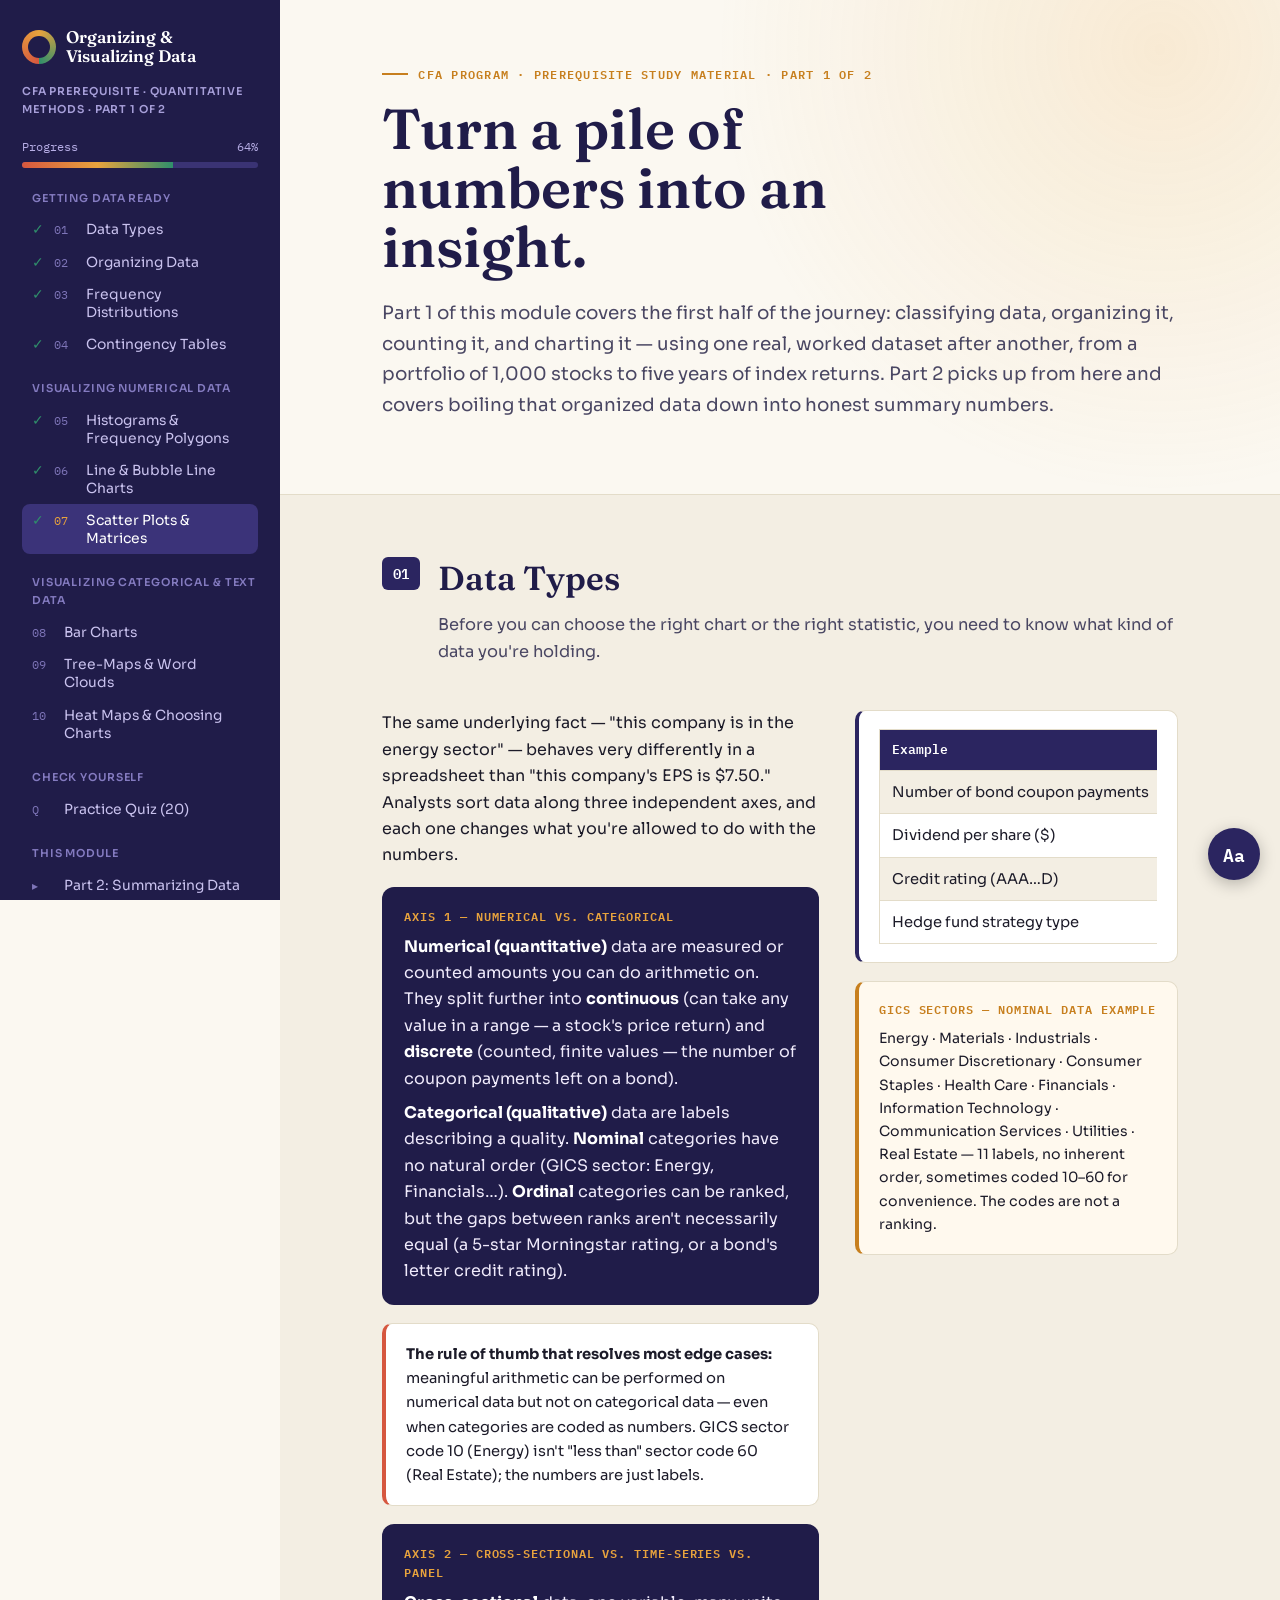
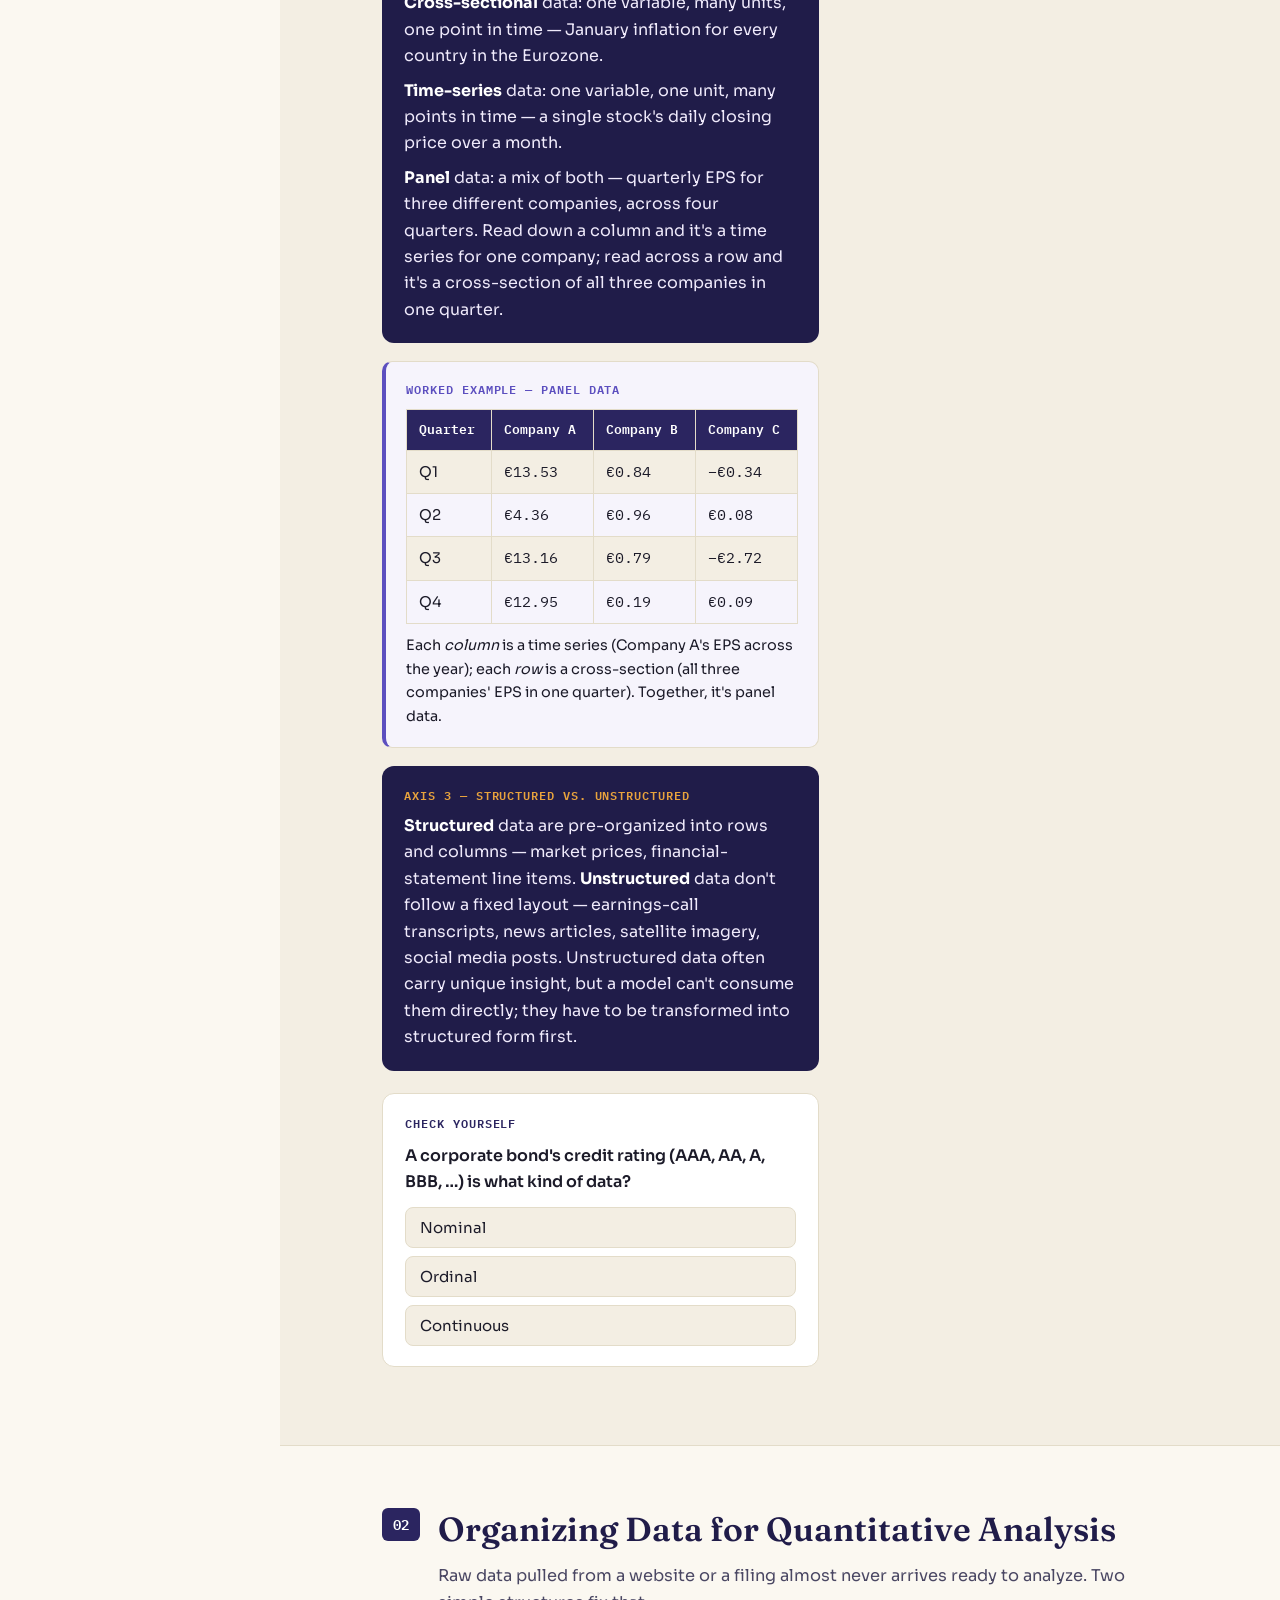
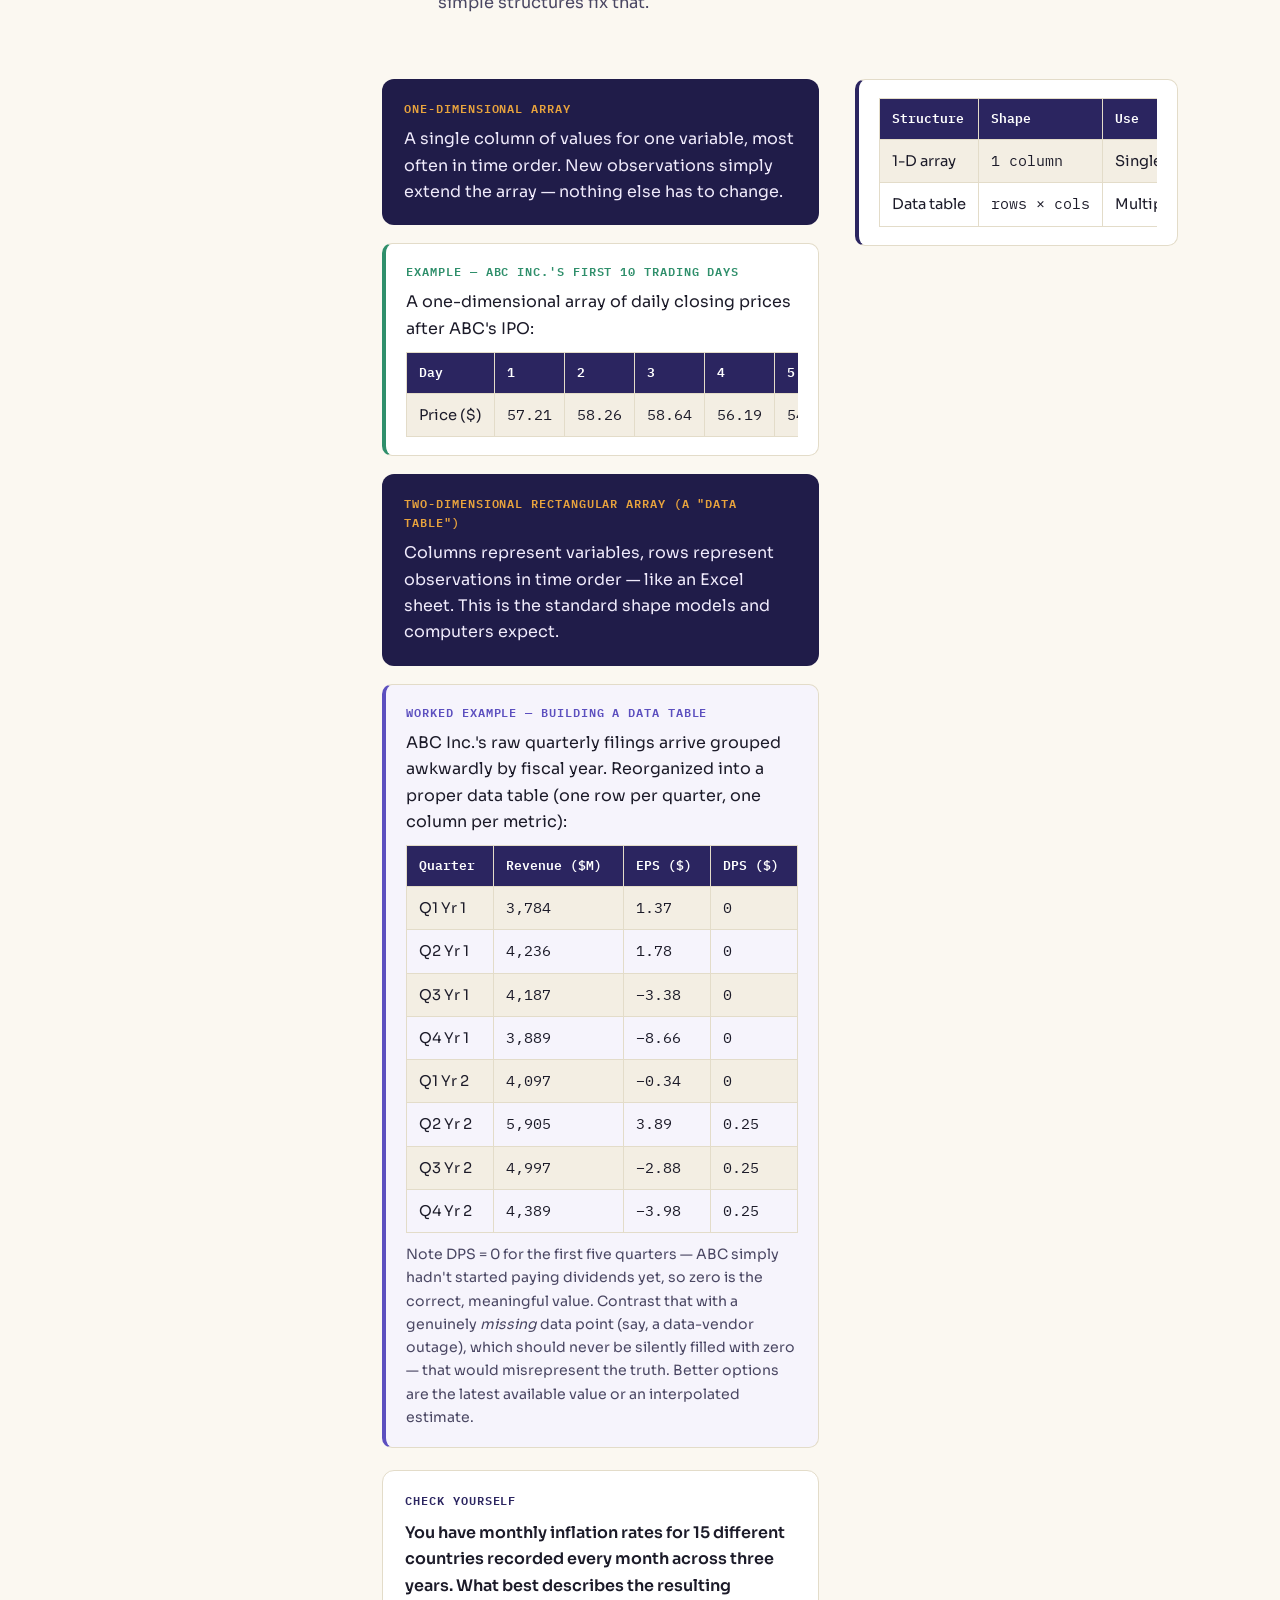
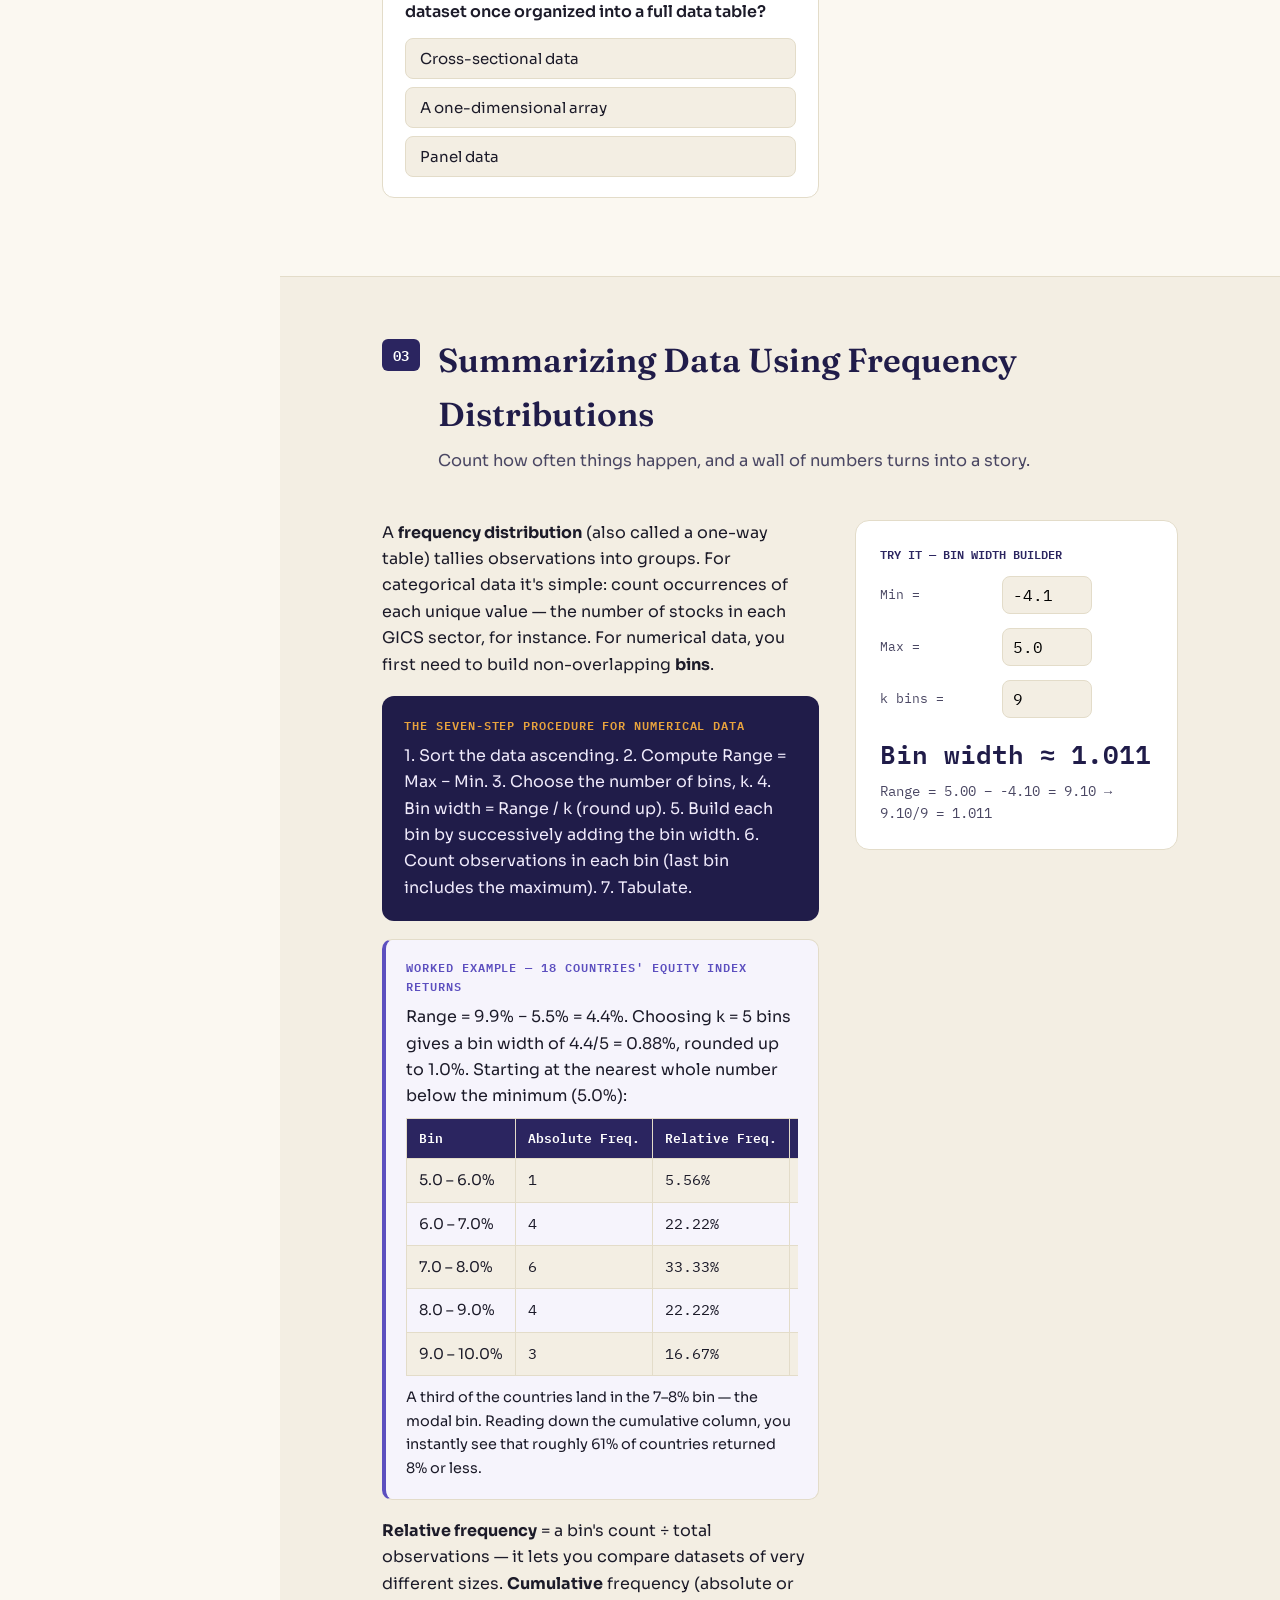
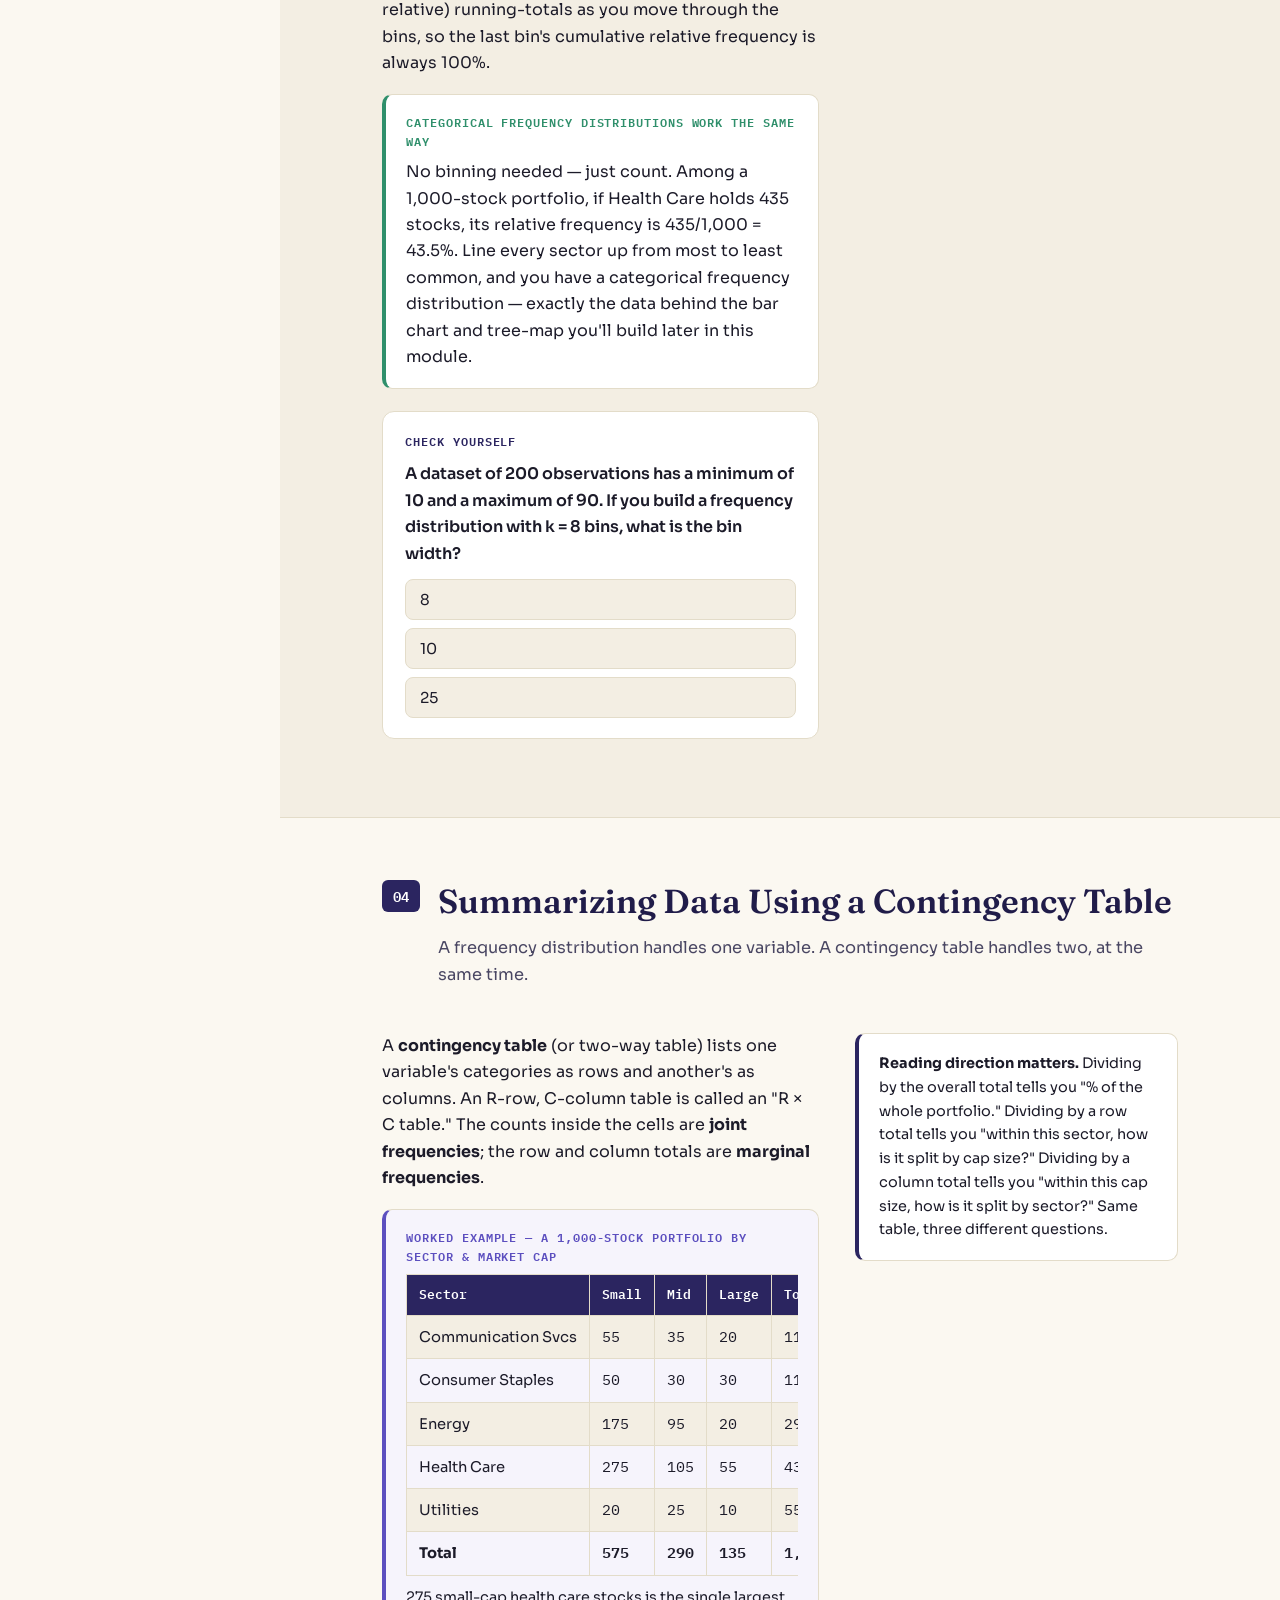
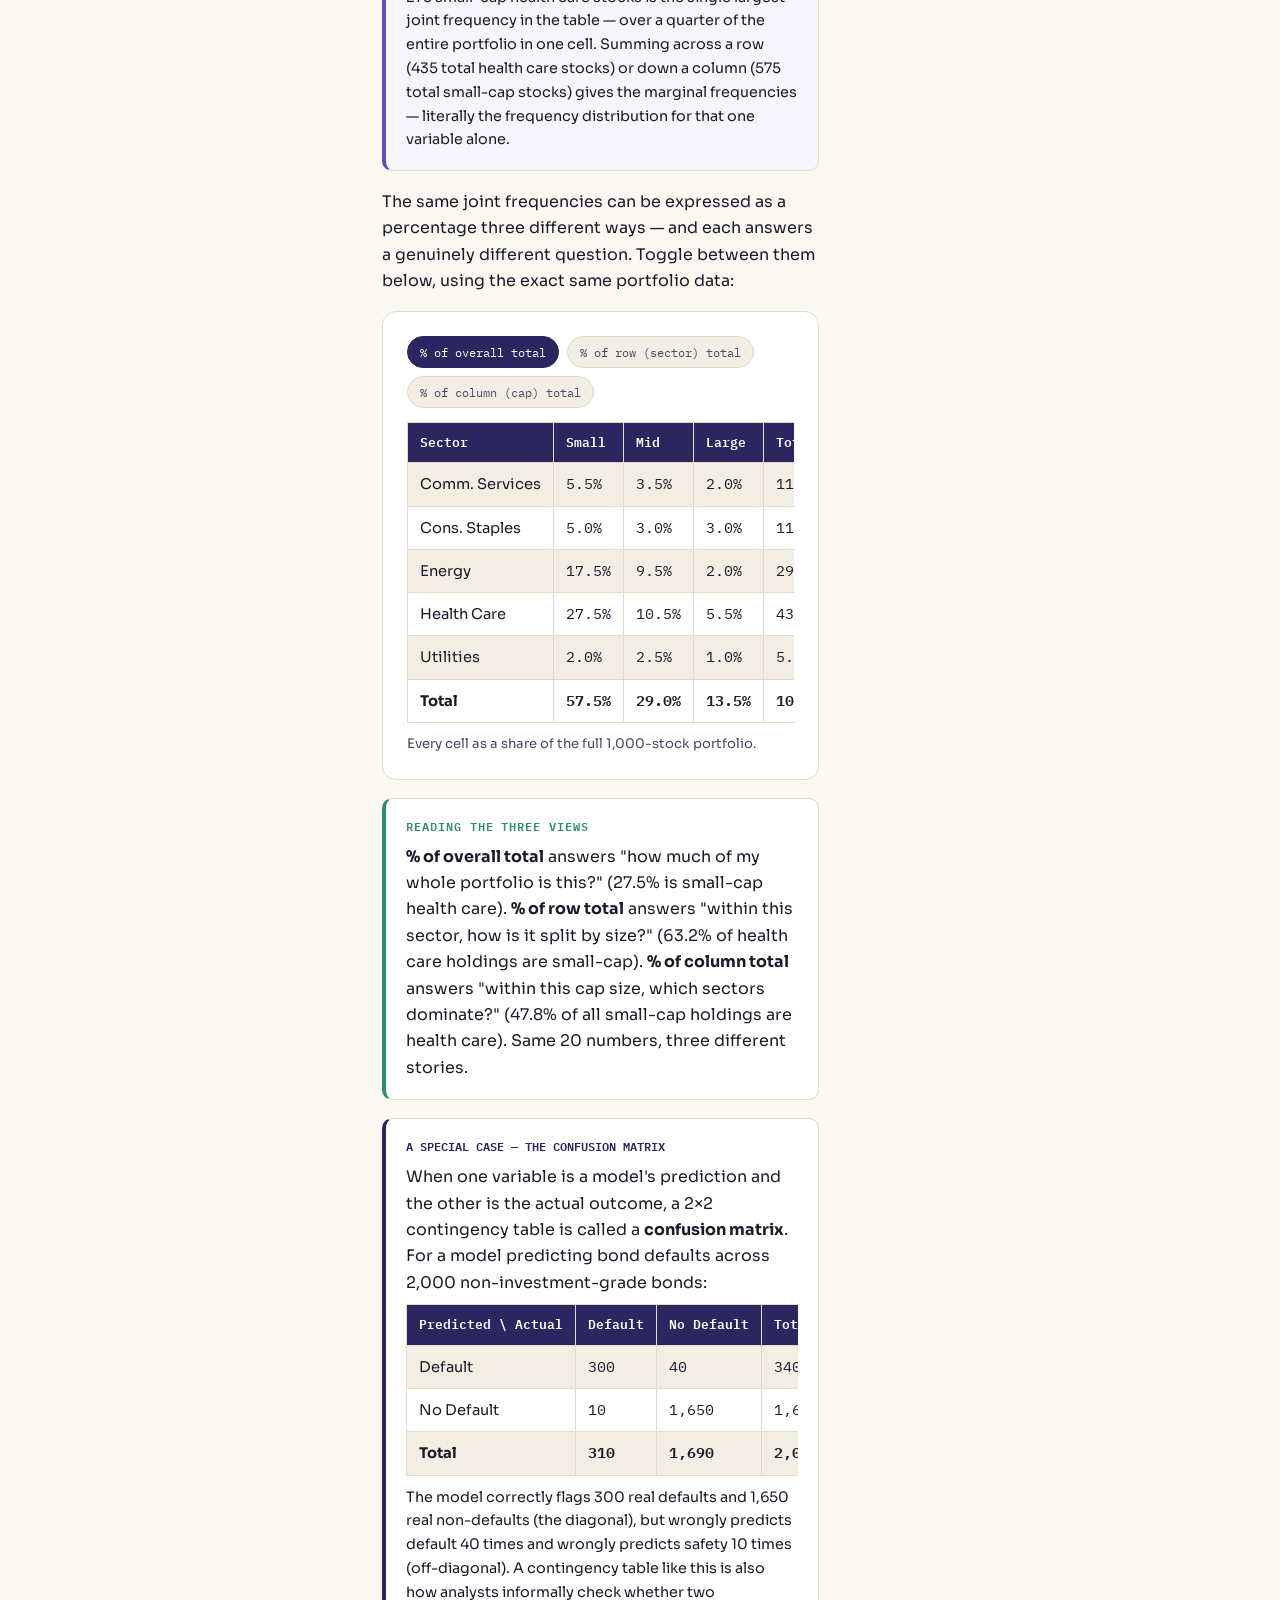
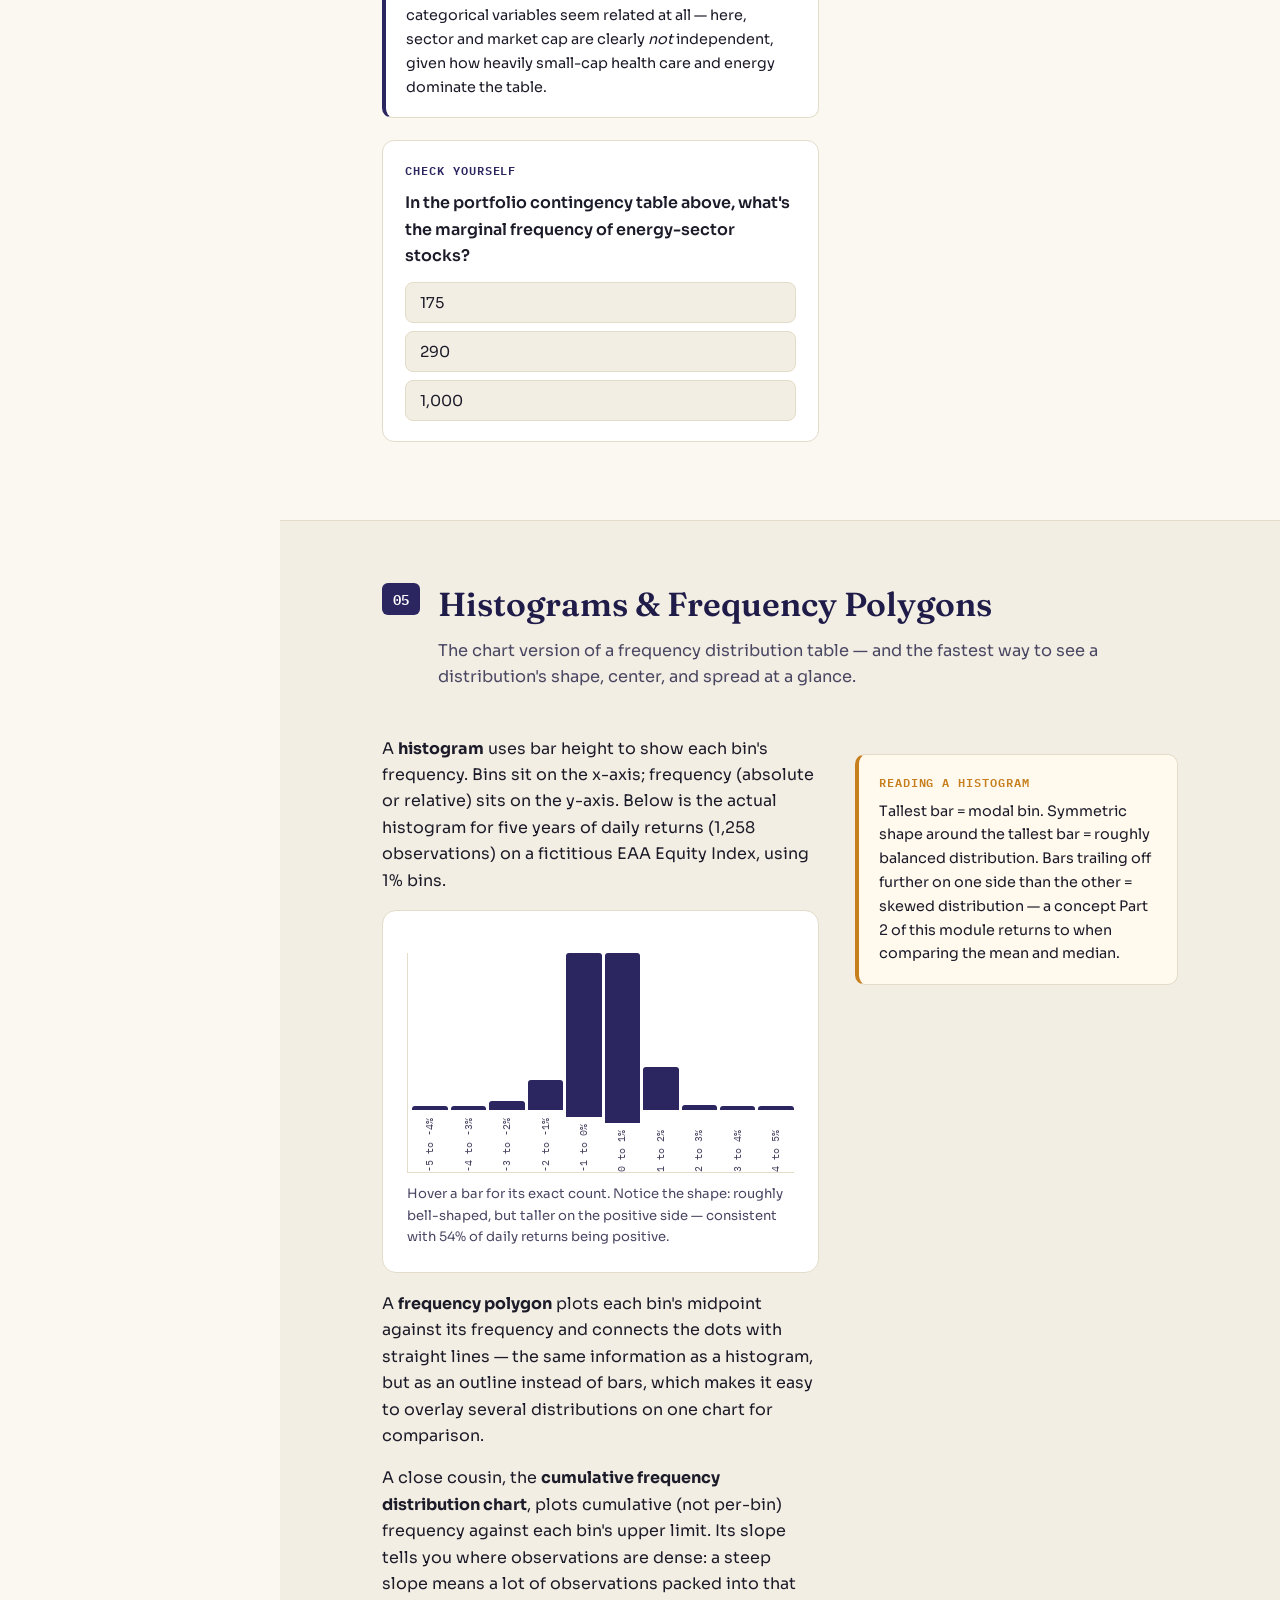
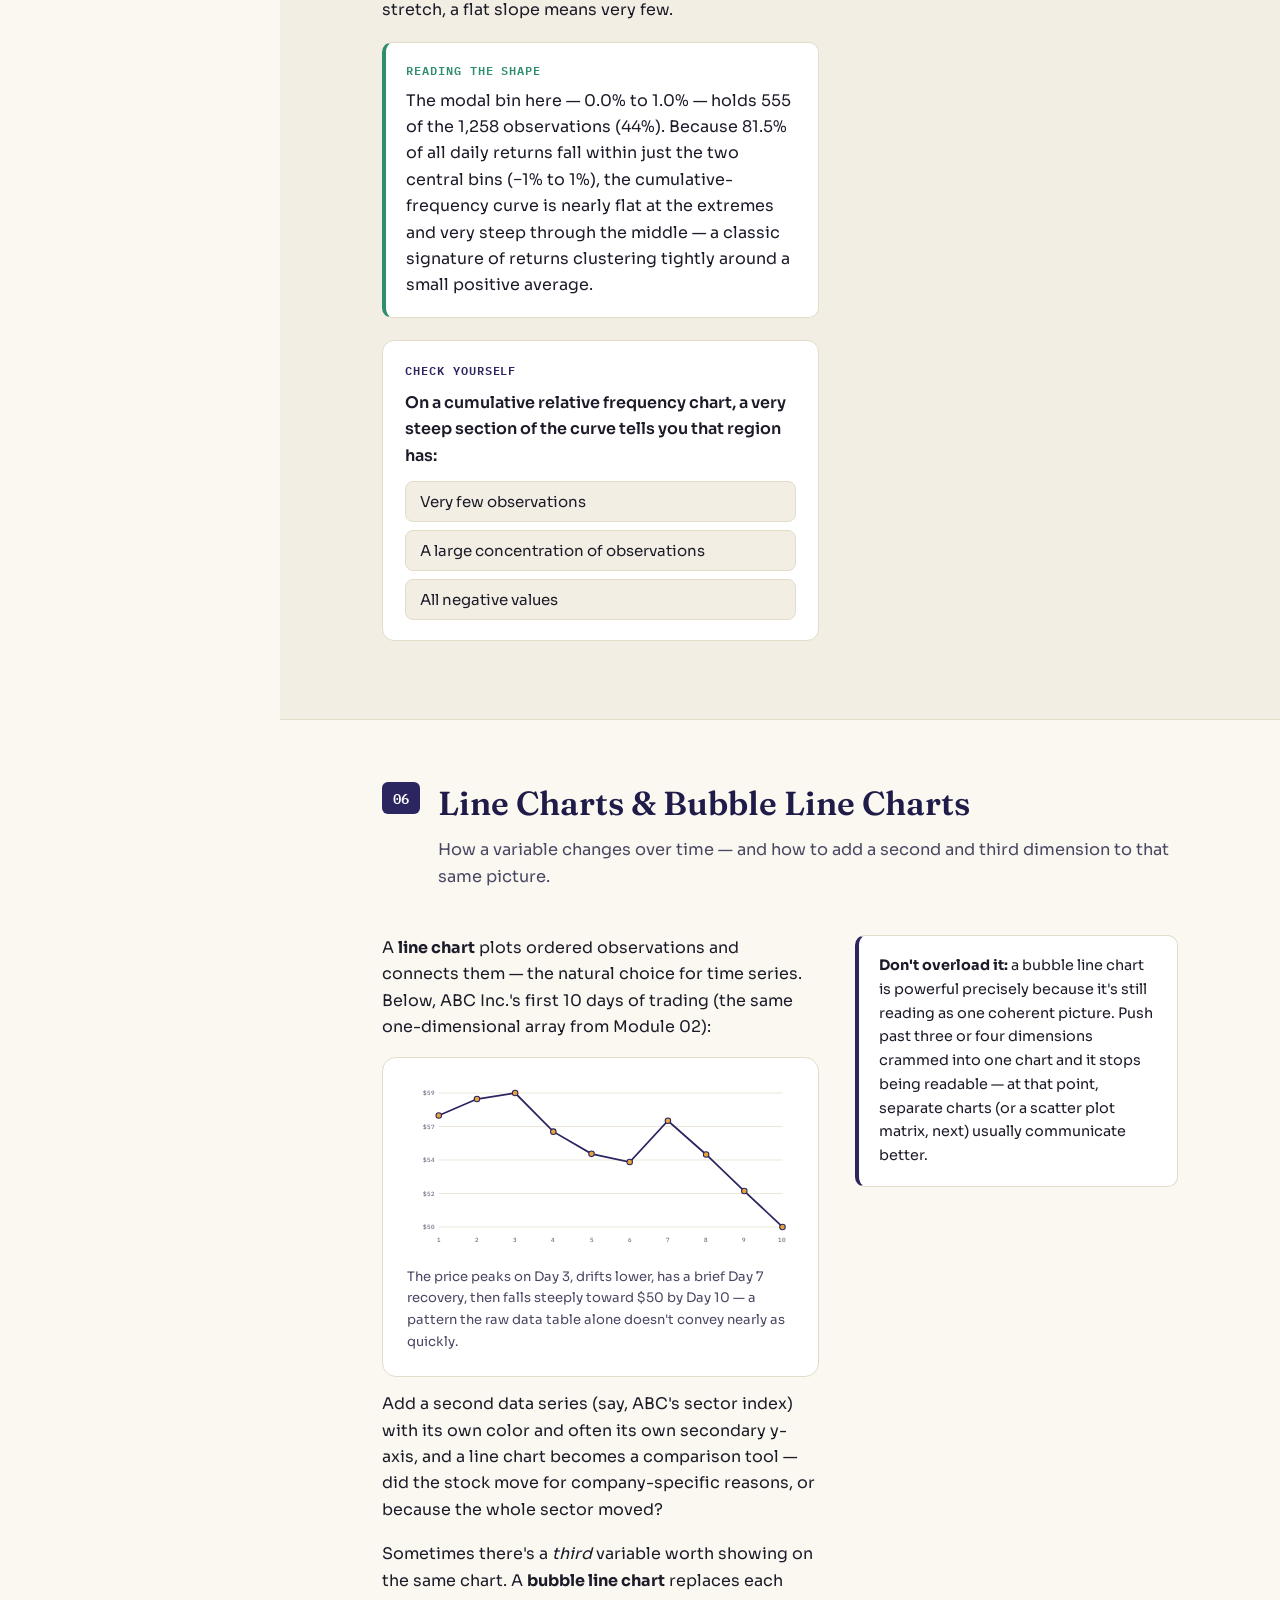
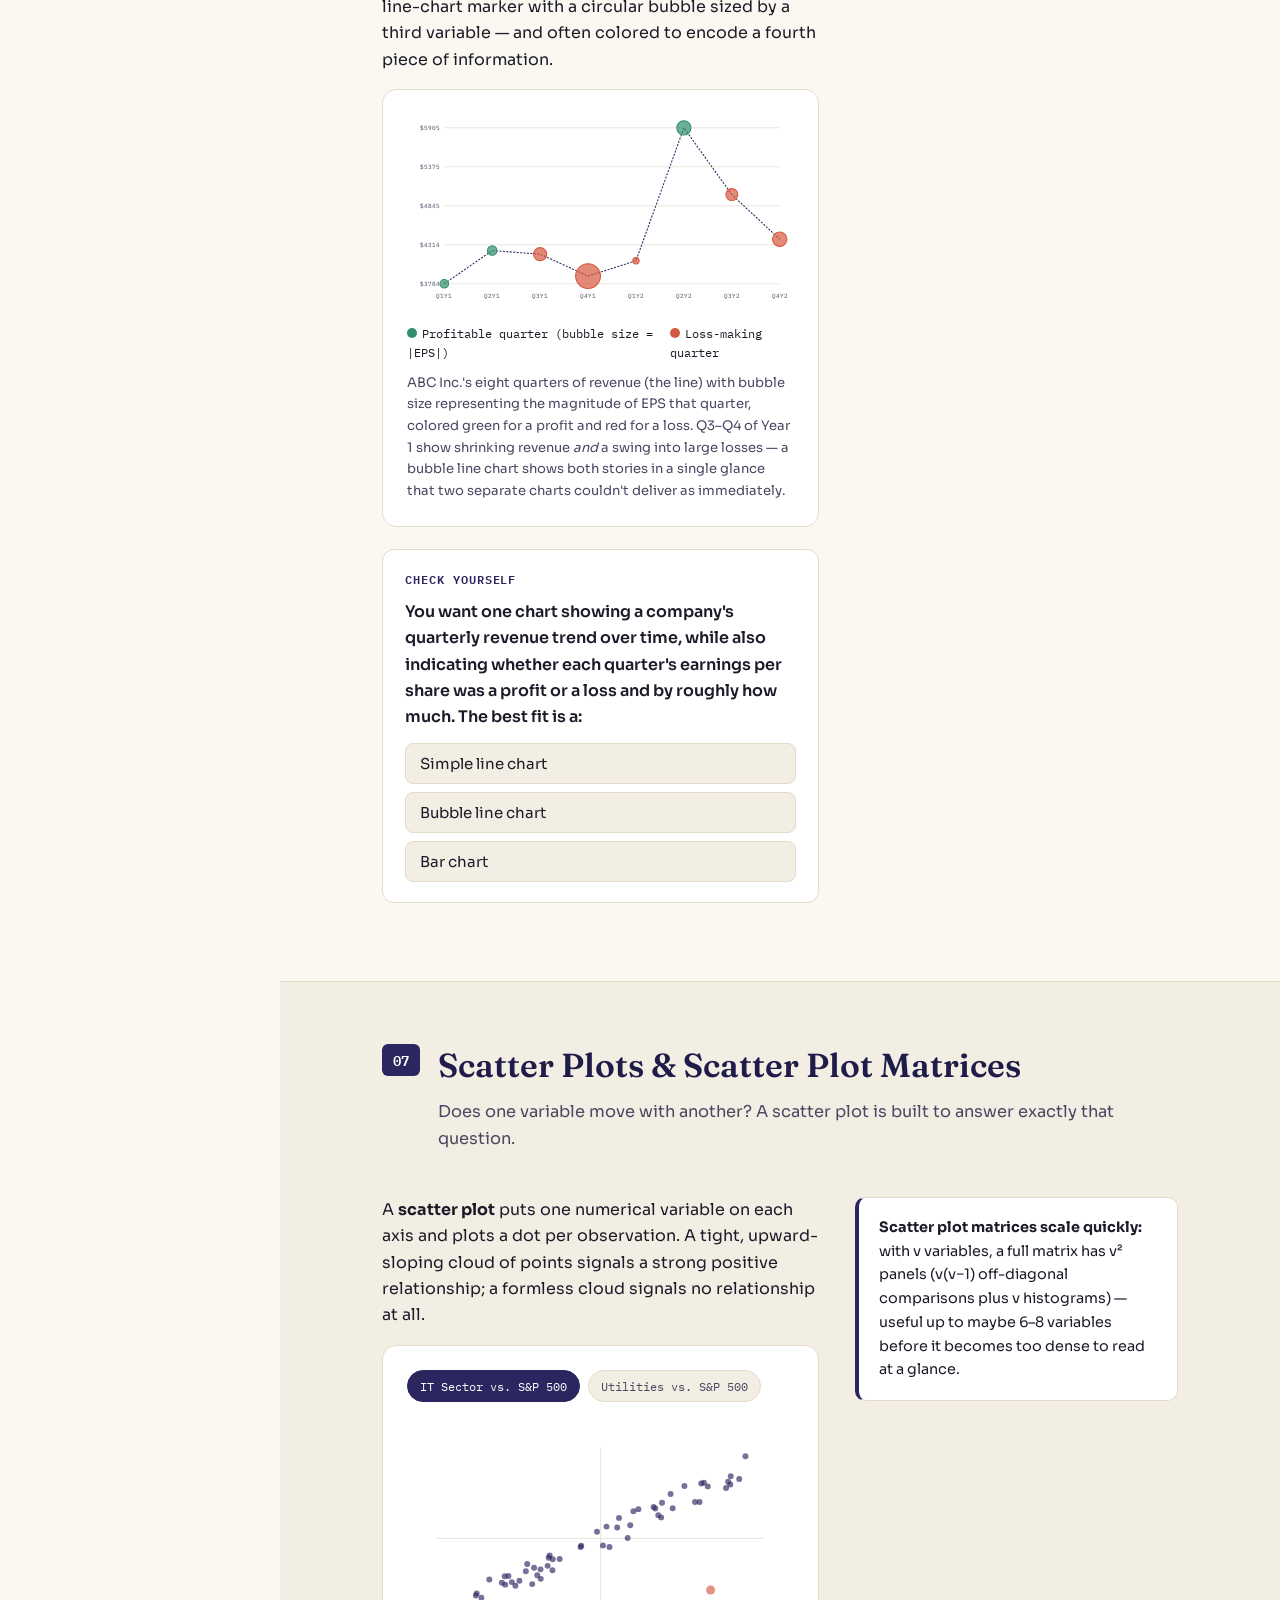
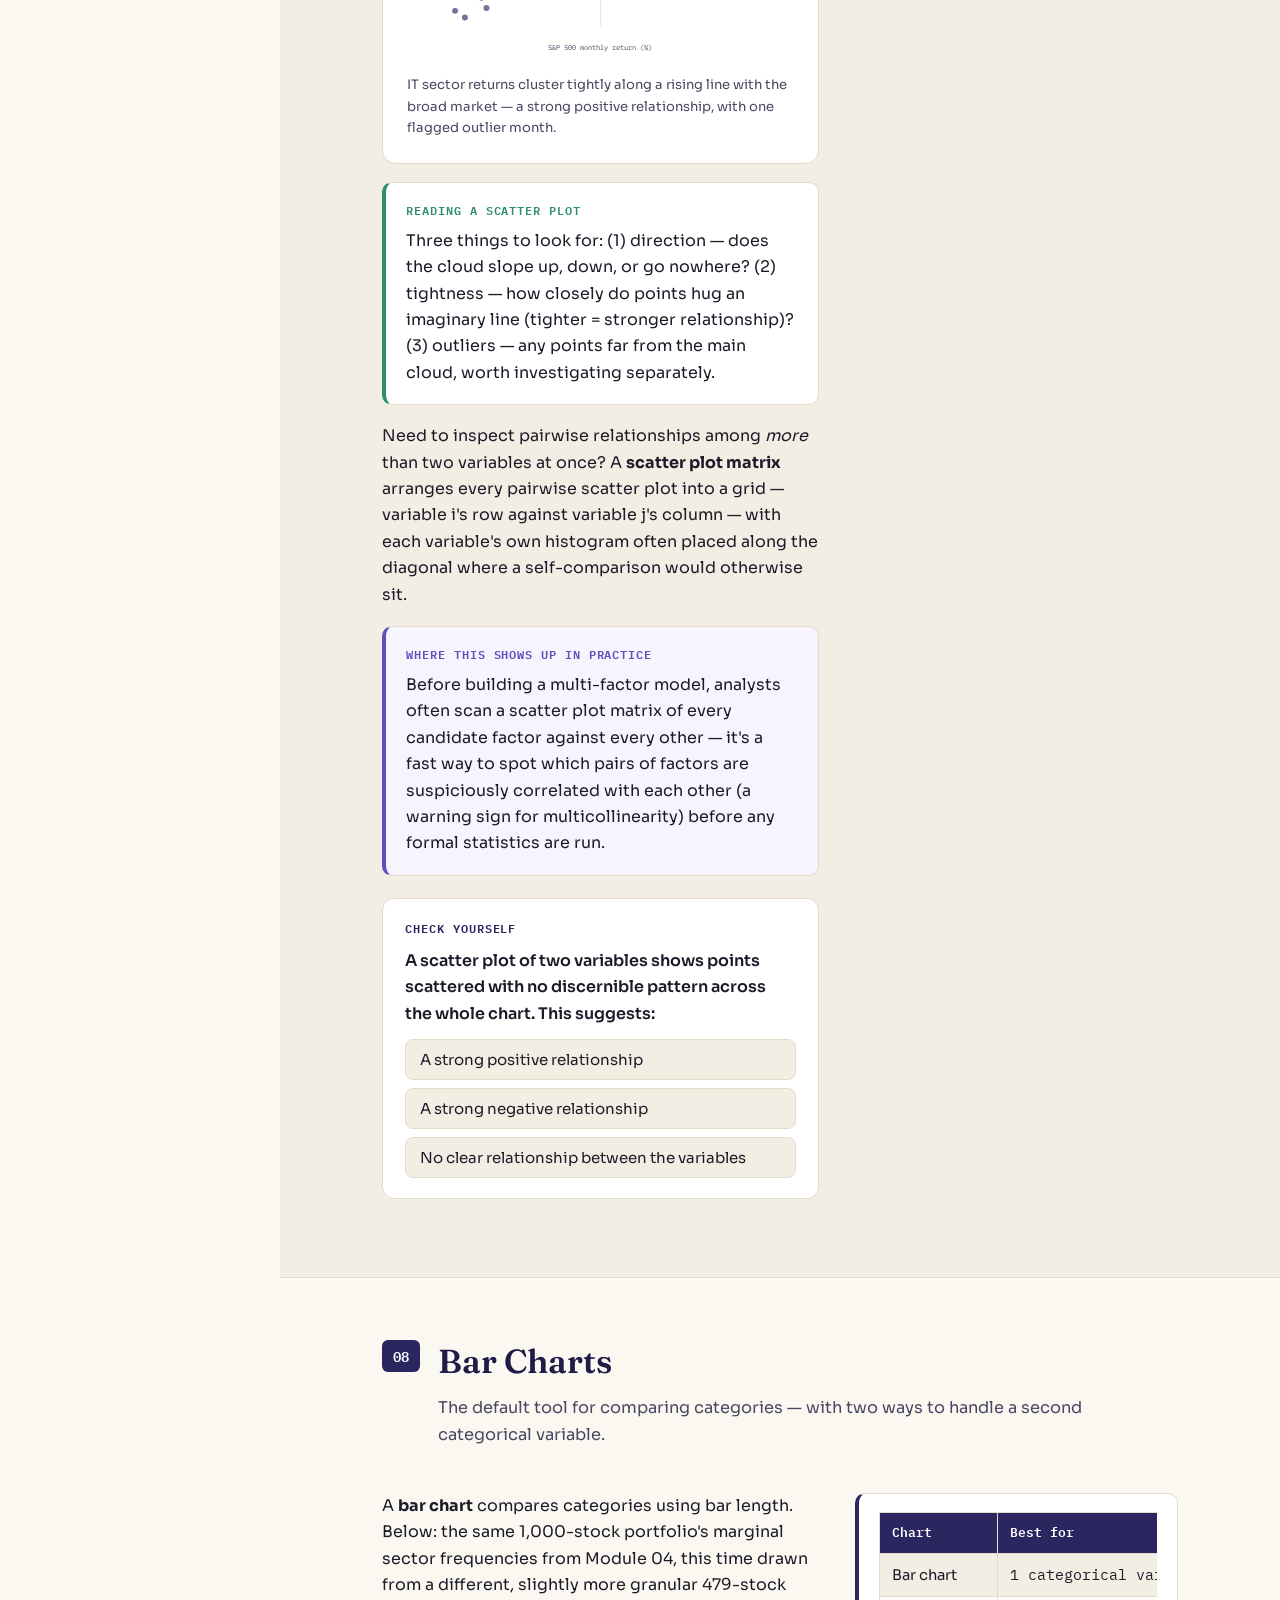
<file: organizing-viz/index.html>
<!DOCTYPE html>
<html lang="en">
<head>
<meta charset="UTF-8">
<meta name="viewport" content="width=device-width, initial-scale=1.0">
<title>Organizing &amp; Visualizing Data (Part 1) — CFA Prerequisite Quant Toolkit</title>
<link rel="stylesheet" href="styles.css">
</head>
<body>

<div class="mobile-bar">
  <strong style="font-family:var(--font-display)">Data → Chart</strong>
  <button id="sidebarToggle">Menu</button>
</div>

<div class="app">

  <!-- ============ SIDEBAR ============ -->
  <nav class="sidebar" id="sidebar">
    <a href="../index.html" class="brand">
      <span class="brand-mark"></span>
      <span class="brand-name">Organizing &amp;<br>Visualizing Data</span>
    </a>
    <div class="brand-sub">CFA Prerequisite · Quantitative Methods · Part 1 of 2</div>

    <div class="progress-wrap">
      <div class="progress-label"><span>Progress</span><span id="progressPct">0%</span></div>
      <div class="progress-track"><div class="progress-fill" id="progressFill"></div></div>
    </div>

    <div class="toc-group-label">Getting Data Ready</div>
    <ul class="toc">
      <li><a href="#sec-types" data-sec="sec-types"><span class="num">01</span>Data Types</a></li>
      <li><a href="#sec-organizing" data-sec="sec-organizing"><span class="num">02</span>Organizing Data</a></li>
      <li><a href="#sec-frequency" data-sec="sec-frequency"><span class="num">03</span>Frequency Distributions</a></li>
      <li><a href="#sec-contingency" data-sec="sec-contingency"><span class="num">04</span>Contingency Tables</a></li>
    </ul>

    <div class="toc-group-label">Visualizing Numerical Data</div>
    <ul class="toc">
      <li><a href="#sec-histogram" data-sec="sec-histogram"><span class="num">05</span>Histograms &amp; Frequency Polygons</a></li>
      <li><a href="#sec-linescatter" data-sec="sec-linescatter"><span class="num">06</span>Line &amp; Bubble Line Charts</a></li>
      <li><a href="#sec-scatter" data-sec="sec-scatter"><span class="num">07</span>Scatter Plots &amp; Matrices</a></li>
    </ul>

    <div class="toc-group-label">Visualizing Categorical &amp; Text Data</div>
    <ul class="toc">
      <li><a href="#sec-barcharts" data-sec="sec-barcharts"><span class="num">08</span>Bar Charts</a></li>
      <li><a href="#sec-treewords" data-sec="sec-treewords"><span class="num">09</span>Tree-Maps &amp; Word Clouds</a></li>
      <li><a href="#sec-heatguide" data-sec="sec-heatguide"><span class="num">10</span>Heat Maps &amp; Choosing Charts</a></li>
    </ul>

    <div class="toc-group-label">Check Yourself</div>
    <ul class="toc">
      <li><a href="#sec-quiz" data-sec="sec-quiz"><span class="num">Q</span>Practice Quiz (20)</a></li>
    </ul>

    <div class="toc-group-label">This Module</div>
    <ul class="toc">
      <li><a href="../summarizing-data/index.html" style="color:#C9C2EE;"><span class="num">▸</span>Part 2: Summarizing Data</a></li>
    </ul>
  </nav>

  <!-- ============ MAIN ============ -->
  <main id="top">

    <header class="hero">
      <div class="eyebrow">CFA Program · Prerequisite Study Material · Part 1 of 2</div>
      <h1>Turn a pile of numbers into an insight.</h1>
      <p class="lede">Part 1 of this module covers the first half of the journey: classifying data, organizing it, counting it, and charting it — using one real, worked dataset after another, from a portfolio of 1,000 stocks to five years of index returns. Part 2 picks up from here and covers boiling that organized data down into honest summary numbers.</p>
    </header>

    <!-- =========================================================
         01 DATA TYPES
    ========================================================== -->
    <section class="section" id="sec-types">
      <div class="section-head">
        <span class="section-tag">01</span>
        <div>
          <h2>Data Types</h2>
          <p class="subhead">Before you can choose the right chart or the right statistic, you need to know what kind of data you're holding.</p>
        </div>
      </div>

      <div class="content-grid">
        <div>
          <p>The same underlying fact — "this company is in the energy sector" — behaves very differently in a spreadsheet than "this company's EPS is $7.50." Analysts sort data along three independent axes, and each one changes what you're allowed to do with the numbers.</p>

          <div class="definition">
            <div class="label">Axis 1 — Numerical vs. Categorical</div>
            <p style="margin-bottom:8px;"><strong>Numerical (quantitative)</strong> data are measured or counted amounts you can do arithmetic on. They split further into <strong>continuous</strong> (can take any value in a range — a stock's price return) and <strong>discrete</strong> (counted, finite values — the number of coupon payments left on a bond).</p>
            <p style="margin:0;"><strong>Categorical (qualitative)</strong> data are labels describing a quality. <strong>Nominal</strong> categories have no natural order (GICS sector: Energy, Financials…). <strong>Ordinal</strong> categories can be ranked, but the gaps between ranks aren't necessarily equal (a 5-star Morningstar rating, or a bond's letter credit rating).</p>
          </div>

          <div class="callout" style="border-left-color:var(--red);">
            <p style="margin:0; font-size:.92rem;"><strong>The rule of thumb that resolves most edge cases:</strong> meaningful arithmetic can be performed on numerical data but not on categorical data — even when categories are coded as numbers. GICS sector code 10 (Energy) isn't "less than" sector code 60 (Real Estate); the numbers are just labels.</p>
          </div>

          <div class="definition">
            <div class="label">Axis 2 — Cross-Sectional vs. Time-Series vs. Panel</div>
            <p style="margin-bottom:8px;"><strong>Cross-sectional</strong> data: one variable, many units, one point in time — January inflation for every country in the Eurozone.</p>
            <p style="margin-bottom:8px;"><strong>Time-series</strong> data: one variable, one unit, many points in time — a single stock's daily closing price over a month.</p>
            <p style="margin:0;"><strong>Panel</strong> data: a mix of both — quarterly EPS for three different companies, across four quarters. Read down a column and it's a time series for one company; read across a row and it's a cross-section of all three companies in one quarter.</p>
          </div>

          <div class="callout finance">
            <div class="label">Worked example — panel data</div>
            <table class="exhibit" style="margin:10px 0 0;">
              <tr><th>Quarter</th><th>Company A</th><th>Company B</th><th>Company C</th></tr>
              <tr><td>Q1</td><td class="num">€13.53</td><td class="num">€0.84</td><td class="num">−€0.34</td></tr>
              <tr><td>Q2</td><td class="num">€4.36</td><td class="num">€0.96</td><td class="num">€0.08</td></tr>
              <tr><td>Q3</td><td class="num">€13.16</td><td class="num">€0.79</td><td class="num">−€2.72</td></tr>
              <tr><td>Q4</td><td class="num">€12.95</td><td class="num">€0.19</td><td class="num">€0.09</td></tr>
            </table>
            <p style="margin:10px 0 0; font-size:.9rem;">Each <em>column</em> is a time series (Company A's EPS across the year); each <em>row</em> is a cross-section (all three companies' EPS in one quarter). Together, it's panel data.</p>
          </div>

          <div class="definition">
            <div class="label">Axis 3 — Structured vs. Unstructured</div>
            <p style="margin:0;"><strong>Structured</strong> data are pre-organized into rows and columns — market prices, financial-statement line items. <strong>Unstructured</strong> data don't follow a fixed layout — earnings-call transcripts, news articles, satellite imagery, social media posts. Unstructured data often carry unique insight, but a model can't consume them directly; they have to be transformed into structured form first.</p>
          </div>

          <div class="checkin" data-checkin="c1">
            <div class="label">Check yourself</div>
            <div class="q">A corporate bond's credit rating (AAA, AA, A, BBB, …) is what kind of data?</div>
            <div class="opt-list">
              <button class="opt-btn" data-correct="false">Nominal</button>
              <button class="opt-btn" data-correct="true">Ordinal</button>
              <button class="opt-btn" data-correct="false">Continuous</button>
            </div>
            <div class="checkin-feedback">Correct — ratings can be ranked from best to worst credit quality, but the "distance" between AAA and AA isn't necessarily the same as between B and CCC. That's ordinal data.</div>
          </div>
        </div>

        <div>
          <div class="callout" style="margin-top:0;">
            <table class="exhibit" style="margin:0;">
              <tr><th>Example</th><th>Type</th></tr>
              <tr><td>Number of bond coupon payments</td><td class="num">Discrete</td></tr>
              <tr><td>Dividend per share ($)</td><td class="num">Continuous</td></tr>
              <tr><td>Credit rating (AAA…D)</td><td class="num">Ordinal</td></tr>
              <tr><td>Hedge fund strategy type</td><td class="num">Nominal</td></tr>
            </table>
          </div>
          <div class="callout formula">
            <div class="label">GICS sectors — nominal data example</div>
            <p style="margin:0; font-size:.88rem;">Energy · Materials · Industrials · Consumer Discretionary · Consumer Staples · Health Care · Financials · Information Technology · Communication Services · Utilities · Real Estate — 11 labels, no inherent order, sometimes coded 10–60 for convenience. The codes are not a ranking.</p>
          </div>
        </div>
      </div>
    </section>

    <!-- =========================================================
         02 ORGANIZING DATA
    ========================================================== -->
    <section class="section" id="sec-organizing">
      <div class="section-head">
        <span class="section-tag">02</span>
        <div>
          <h2>Organizing Data for Quantitative Analysis</h2>
          <p class="subhead">Raw data pulled from a website or a filing almost never arrives ready to analyze. Two simple structures fix that.</p>
        </div>
      </div>
      <div class="content-grid">
        <div>
          <div class="definition">
            <div class="label">One-dimensional array</div>
            <p style="margin:0;">A single column of values for one variable, most often in time order. New observations simply extend the array — nothing else has to change.</p>
          </div>
          <div class="callout example">
            <div class="label">Example — ABC Inc.'s first 10 trading days</div>
            <p style="margin:0 0 10px;">A one-dimensional array of daily closing prices after ABC's IPO:</p>
            <table class="exhibit" style="margin:0;">
              <tr><th>Day</th><th>1</th><th>2</th><th>3</th><th>4</th><th>5</th><th>6</th><th>7</th><th>8</th><th>9</th><th>10</th></tr>
              <tr><td>Price ($)</td><td class="num">57.21</td><td class="num">58.26</td><td class="num">58.64</td><td class="num">56.19</td><td class="num">54.78</td><td class="num">54.26</td><td class="num">56.88</td><td class="num">54.74</td><td class="num">52.42</td><td class="num">50.14</td></tr>
            </table>
          </div>

          <div class="definition">
            <div class="label">Two-dimensional rectangular array (a "data table")</div>
            <p style="margin:0;">Columns represent variables, rows represent observations in time order — like an Excel sheet. This is the standard shape models and computers expect.</p>
          </div>
          <div class="callout finance">
            <div class="label">Worked example — building a data table</div>
            <p style="margin:0 0 10px;">ABC Inc.'s raw quarterly filings arrive grouped awkwardly by fiscal year. Reorganized into a proper data table (one row per quarter, one column per metric):</p>
            <table class="exhibit" style="margin:0;">
              <tr><th>Quarter</th><th>Revenue ($M)</th><th>EPS ($)</th><th>DPS ($)</th></tr>
              <tr><td>Q1 Yr 1</td><td class="num">3,784</td><td class="num">1.37</td><td class="num">0</td></tr>
              <tr><td>Q2 Yr 1</td><td class="num">4,236</td><td class="num">1.78</td><td class="num">0</td></tr>
              <tr><td>Q3 Yr 1</td><td class="num">4,187</td><td class="num">−3.38</td><td class="num">0</td></tr>
              <tr><td>Q4 Yr 1</td><td class="num">3,889</td><td class="num">−8.66</td><td class="num">0</td></tr>
              <tr><td>Q1 Yr 2</td><td class="num">4,097</td><td class="num">−0.34</td><td class="num">0</td></tr>
              <tr><td>Q2 Yr 2</td><td class="num">5,905</td><td class="num">3.89</td><td class="num">0.25</td></tr>
              <tr><td>Q3 Yr 2</td><td class="num">4,997</td><td class="num">−2.88</td><td class="num">0.25</td></tr>
              <tr><td>Q4 Yr 2</td><td class="num">4,389</td><td class="num">−3.98</td><td class="num">0.25</td></tr>
            </table>
            <p style="margin:10px 0 0; font-size:.88rem; color:var(--ink-soft);">Note DPS = 0 for the first five quarters — ABC simply hadn't started paying dividends yet, so zero is the correct, meaningful value. Contrast that with a genuinely <em>missing</em> data point (say, a data-vendor outage), which should never be silently filled with zero — that would misrepresent the truth. Better options are the latest available value or an interpolated estimate.</p>
          </div>

          <div class="checkin" data-checkin="c2">
            <div class="label">Check yourself</div>
            <div class="q">You have monthly inflation rates for 15 different countries recorded every month across three years. What best describes the resulting dataset once organized into a full data table?</div>
            <div class="opt-list">
              <button class="opt-btn" data-correct="false">Cross-sectional data</button>
              <button class="opt-btn" data-correct="false">A one-dimensional array</button>
              <button class="opt-btn" data-correct="true">Panel data</button>
            </div>
            <div class="checkin-feedback">Correct — many countries (cross-section) observed repeatedly over time (time series) together form panel data, naturally organized as a two-dimensional data table.</div>
          </div>
        </div>
        <div>
          <div class="callout">
            <table class="exhibit" style="margin:0;">
              <tr><th>Structure</th><th>Shape</th><th>Use</th></tr>
              <tr><td>1-D array</td><td class="num">1 column</td><td>Single variable, time-ordered</td></tr>
              <tr><td>Data table</td><td class="num">rows × cols</td><td>Multiple variables, multiple observations</td></tr>
            </table>
          </div>
        </div>
      </div>
    </section>

    <!-- =========================================================
         03 FREQUENCY DISTRIBUTIONS
    ========================================================== -->
    <section class="section" id="sec-frequency">
      <div class="section-head">
        <span class="section-tag">03</span>
        <div>
          <h2>Summarizing Data Using Frequency Distributions</h2>
          <p class="subhead">Count how often things happen, and a wall of numbers turns into a story.</p>
        </div>
      </div>
      <div class="content-grid">
        <div>
          <p>A <strong>frequency distribution</strong> (also called a one-way table) tallies observations into groups. For categorical data it's simple: count occurrences of each unique value — the number of stocks in each GICS sector, for instance. For numerical data, you first need to build non-overlapping <strong>bins</strong>.</p>

          <div class="definition">
            <div class="label">The seven-step procedure for numerical data</div>
            <p style="margin:0;">1. Sort the data ascending. 2. Compute Range = Max − Min. 3. Choose the number of bins, k. 4. Bin width = Range / k (round up). 5. Build each bin by successively adding the bin width. 6. Count observations in each bin (last bin includes the maximum). 7. Tabulate.</p>
          </div>

          <div class="callout finance">
            <div class="label">Worked example — 18 countries' equity index returns</div>
            <p style="margin:0 0 8px;">Range = 9.9% − 5.5% = 4.4%. Choosing k = 5 bins gives a bin width of 4.4/5 = 0.88%, rounded up to 1.0%. Starting at the nearest whole number below the minimum (5.0%):</p>
            <table class="exhibit" style="margin:0 0 10px;">
              <tr><th>Bin</th><th>Absolute Freq.</th><th>Relative Freq.</th><th>Cumulative Rel. Freq.</th></tr>
              <tr><td>5.0 – 6.0%</td><td class="num">1</td><td class="num">5.56%</td><td class="num">5.56%</td></tr>
              <tr><td>6.0 – 7.0%</td><td class="num">4</td><td class="num">22.22%</td><td class="num">27.78%</td></tr>
              <tr><td>7.0 – 8.0%</td><td class="num">6</td><td class="num">33.33%</td><td class="num">61.11%</td></tr>
              <tr><td>8.0 – 9.0%</td><td class="num">4</td><td class="num">22.22%</td><td class="num">83.33%</td></tr>
              <tr><td>9.0 – 10.0%</td><td class="num">3</td><td class="num">16.67%</td><td class="num">100.00%</td></tr>
            </table>
            <p style="margin:0; font-size:.9rem;">A third of the countries land in the 7–8% bin — the modal bin. Reading down the cumulative column, you instantly see that roughly 61% of countries returned 8% or less.</p>
          </div>

          <p><strong>Relative frequency</strong> = a bin's count ÷ total observations — it lets you compare datasets of very different sizes. <strong>Cumulative</strong> frequency (absolute or relative) running-totals as you move through the bins, so the last bin's cumulative relative frequency is always 100%.</p>

          <div class="callout example">
            <div class="label">Categorical frequency distributions work the same way</div>
            <p style="margin:0;">No binning needed — just count. Among a 1,000-stock portfolio, if Health Care holds 435 stocks, its relative frequency is 435/1,000 = 43.5%. Line every sector up from most to least common, and you have a categorical frequency distribution — exactly the data behind the bar chart and tree-map you'll build later in this module.</p>
          </div>

          <div class="checkin" data-checkin="c3">
            <div class="label">Check yourself</div>
            <div class="q">A dataset of 200 observations has a minimum of 10 and a maximum of 90. If you build a frequency distribution with k = 8 bins, what is the bin width?</div>
            <div class="opt-list">
              <button class="opt-btn" data-correct="false">8</button>
              <button class="opt-btn" data-correct="true">10</button>
              <button class="opt-btn" data-correct="false">25</button>
            </div>
            <div class="checkin-feedback">Correct — Range = 90 − 10 = 80. Bin width = 80 / 8 = 10 exactly.</div>
          </div>
        </div>
        <div>
          <div class="calc-card" style="margin-top:0;">
            <div class="label" style="font-family:var(--font-mono); font-size:.72rem; text-transform:uppercase; color:var(--indigo); font-weight:700; margin-bottom:12px;">Try it — bin width builder</div>
            <div class="conv-row"><label for="fdMin">Min =</label><input type="number" id="fdMin" value="-4.1" step="0.1"></div>
            <div class="conv-row"><label for="fdMax">Max =</label><input type="number" id="fdMax" value="5.0" step="0.1"></div>
            <div class="conv-row"><label for="fdK">k bins =</label><input type="number" id="fdK" value="9" min="1" step="1"></div>
            <div class="calc-out">
              <div class="calc-result" id="fdResult">Bin width ≈ 1.01</div>
              <div class="calc-steps" id="fdSteps">Range = 9.1 → 9.1/9 = 1.01, round up as needed</div>
            </div>
          </div>
        </div>
      </div>
    </section>

    <!-- =========================================================
         04 CONTINGENCY TABLES
    ========================================================== -->
    <section class="section" id="sec-contingency">
      <div class="section-head">
        <span class="section-tag">04</span>
        <div>
          <h2>Summarizing Data Using a Contingency Table</h2>
          <p class="subhead">A frequency distribution handles one variable. A contingency table handles two, at the same time.</p>
        </div>
      </div>
      <div class="content-grid">
        <div>
          <p>A <strong>contingency table</strong> (or two-way table) lists one variable's categories as rows and another's as columns. An R-row, C-column table is called an "R × C table." The counts inside the cells are <strong>joint frequencies</strong>; the row and column totals are <strong>marginal frequencies</strong>.</p>

          <div class="callout finance">
            <div class="label">Worked example — a 1,000-stock portfolio by sector &amp; market cap</div>
            <table class="exhibit" style="margin:0 0 10px;">
              <tr><th>Sector</th><th>Small</th><th>Mid</th><th>Large</th><th>Total</th></tr>
              <tr><td>Communication Svcs</td><td class="num">55</td><td class="num">35</td><td class="num">20</td><td class="num">110</td></tr>
              <tr><td>Consumer Staples</td><td class="num">50</td><td class="num">30</td><td class="num">30</td><td class="num">110</td></tr>
              <tr><td>Energy</td><td class="num">175</td><td class="num">95</td><td class="num">20</td><td class="num">290</td></tr>
              <tr><td>Health Care</td><td class="num">275</td><td class="num">105</td><td class="num">55</td><td class="num">435</td></tr>
              <tr><td>Utilities</td><td class="num">20</td><td class="num">25</td><td class="num">10</td><td class="num">55</td></tr>
              <tr><td><strong>Total</strong></td><td class="num"><strong>575</strong></td><td class="num"><strong>290</strong></td><td class="num"><strong>135</strong></td><td class="num"><strong>1,000</strong></td></tr>
            </table>
            <p style="margin:0; font-size:.9rem;">275 small-cap health care stocks is the single largest joint frequency in the table — over a quarter of the entire portfolio in one cell. Summing across a row (435 total health care stocks) or down a column (575 total small-cap stocks) gives the marginal frequencies — literally the frequency distribution for that one variable alone.</p>
          </div>

          <p>The same joint frequencies can be expressed as a percentage three different ways — and each answers a genuinely different question. Toggle between them below, using the exact same portfolio data:</p>

          <div class="chart-card">
            <div class="freq-toggle-row" id="freqToggleRow">
              <button class="calc-tab active" data-freqmode="overall">% of overall total</button>
              <button class="calc-tab" data-freqmode="row">% of row (sector) total</button>
              <button class="calc-tab" data-freqmode="col">% of column (cap) total</button>
            </div>
            <div id="freqTable"></div>
            <p style="font-size:.82rem; color:var(--ink-soft); margin:10px 0 0;" id="freqCaption">Every cell as a share of the full 1,000-stock portfolio.</p>
          </div>

          <div class="callout example">
            <div class="label">Reading the three views</div>
            <p style="margin:0;"><strong>% of overall total</strong> answers "how much of my whole portfolio is this?" (27.5% is small-cap health care). <strong>% of row total</strong> answers "within this sector, how is it split by size?" (63.2% of health care holdings are small-cap). <strong>% of column total</strong> answers "within this cap size, which sectors dominate?" (47.8% of all small-cap holdings are health care). Same 20 numbers, three different stories.</p>
          </div>

          <div class="callout" style="border-left-color:var(--indigo);">
            <div class="label" style="font-family:var(--font-mono); font-size:.72rem; text-transform:uppercase; color:var(--indigo); font-weight:700; margin-bottom:8px;">A special case — the confusion matrix</div>
            <p style="margin:0 0 8px;">When one variable is a model's prediction and the other is the actual outcome, a 2×2 contingency table is called a <strong>confusion matrix</strong>. For a model predicting bond defaults across 2,000 non-investment-grade bonds:</p>
            <table class="exhibit" style="margin:0;">
              <tr><th>Predicted \ Actual</th><th>Default</th><th>No Default</th><th>Total</th></tr>
              <tr><td>Default</td><td class="num">300</td><td class="num">40</td><td class="num">340</td></tr>
              <tr><td>No Default</td><td class="num">10</td><td class="num">1,650</td><td class="num">1,660</td></tr>
              <tr><td><strong>Total</strong></td><td class="num"><strong>310</strong></td><td class="num"><strong>1,690</strong></td><td class="num"><strong>2,000</strong></td></tr>
            </table>
            <p style="margin:10px 0 0; font-size:.9rem;">The model correctly flags 300 real defaults and 1,650 real non-defaults (the diagonal), but wrongly predicts default 40 times and wrongly predicts safety 10 times (off-diagonal). A contingency table like this is also how analysts informally check whether two categorical variables seem related at all — here, sector and market cap are clearly <em>not</em> independent, given how heavily small-cap health care and energy dominate the table.</p>
          </div>

          <div class="checkin" data-checkin="c4">
            <div class="label">Check yourself</div>
            <div class="q">In the portfolio contingency table above, what's the marginal frequency of energy-sector stocks?</div>
            <div class="opt-list">
              <button class="opt-btn" data-correct="false">175</button>
              <button class="opt-btn" data-correct="true">290</button>
              <button class="opt-btn" data-correct="false">1,000</button>
            </div>
            <div class="checkin-feedback">Correct — sum across the Energy row: 175 + 95 + 20 = 290.</div>
          </div>
        </div>
        <div>
          <div class="callout" style="margin-top:0;">
            <p style="margin:0; font-size:.9rem;"><strong>Reading direction matters.</strong> Dividing by the overall total tells you "% of the whole portfolio." Dividing by a row total tells you "within this sector, how is it split by cap size?" Dividing by a column total tells you "within this cap size, how is it split by sector?" Same table, three different questions.</p>
          </div>
        </div>
      </div>
    </section>

    <!-- =========================================================
         05 HISTOGRAM & FREQUENCY POLYGON
    ========================================================== -->
    <section class="section" id="sec-histogram">
      <div class="section-head">
        <span class="section-tag">05</span>
        <div>
          <h2>Histograms &amp; Frequency Polygons</h2>
          <p class="subhead">The chart version of a frequency distribution table — and the fastest way to see a distribution's shape, center, and spread at a glance.</p>
        </div>
      </div>
      <div class="content-grid">
        <div>
          <p>A <strong>histogram</strong> uses bar height to show each bin's frequency. Bins sit on the x-axis; frequency (absolute or relative) sits on the y-axis. Below is the actual histogram for five years of daily returns (1,258 observations) on a fictitious EAA Equity Index, using 1% bins.</p>

          <div class="chart-card">
            <div id="histogramChart"></div>
            <p style="font-size:.82rem; color:var(--ink-soft); margin:10px 0 0;">Hover a bar for its exact count. Notice the shape: roughly bell-shaped, but taller on the positive side — consistent with 54% of daily returns being positive.</p>
          </div>

          <p style="margin-top:18px;">A <strong>frequency polygon</strong> plots each bin's midpoint against its frequency and connects the dots with straight lines — the same information as a histogram, but as an outline instead of bars, which makes it easy to overlay several distributions on one chart for comparison.</p>

          <p>A close cousin, the <strong>cumulative frequency distribution chart</strong>, plots cumulative (not per-bin) frequency against each bin's upper limit. Its slope tells you where observations are dense: a steep slope means a lot of observations packed into that stretch, a flat slope means very few.</p>

          <div class="callout example">
            <div class="label">Reading the shape</div>
            <p style="margin:0;">The modal bin here — 0.0% to 1.0% — holds 555 of the 1,258 observations (44%). Because 81.5% of all daily returns fall within just the two central bins (−1% to 1%), the cumulative-frequency curve is nearly flat at the extremes and very steep through the middle — a classic signature of returns clustering tightly around a small positive average.</p>
          </div>

          <div class="checkin" data-checkin="c5">
            <div class="label">Check yourself</div>
            <div class="q">On a cumulative relative frequency chart, a very steep section of the curve tells you that region has:</div>
            <div class="opt-list">
              <button class="opt-btn" data-correct="false">Very few observations</button>
              <button class="opt-btn" data-correct="true">A large concentration of observations</button>
              <button class="opt-btn" data-correct="false">All negative values</button>
            </div>
            <div class="checkin-feedback">Correct — a steep slope means the cumulative count is climbing fast, i.e., many observations are packed into that stretch of bins.</div>
          </div>
        </div>
        <div>
          <div class="callout formula">
            <div class="label">Reading a histogram</div>
            <p style="margin:0; font-size:.9rem;">Tallest bar = modal bin. Symmetric shape around the tallest bar = roughly balanced distribution. Bars trailing off further on one side than the other = skewed distribution — a concept Part 2 of this module returns to when comparing the mean and median.</p>
          </div>
        </div>
      </div>
    </section>

    <!-- =========================================================
         06 LINE & BUBBLE LINE CHARTS
    ========================================================== -->
    <section class="section" id="sec-linescatter">
      <div class="section-head">
        <span class="section-tag">06</span>
        <div>
          <h2>Line Charts &amp; Bubble Line Charts</h2>
          <p class="subhead">How a variable changes over time — and how to add a second and third dimension to that same picture.</p>
        </div>
      </div>
      <div class="content-grid">
        <div>
          <p>A <strong>line chart</strong> plots ordered observations and connects them — the natural choice for time series. Below, ABC Inc.'s first 10 days of trading (the same one-dimensional array from Module 02):</p>
          <div class="chart-card">
            <div id="lineChart"></div>
            <p style="font-size:.82rem; color:var(--ink-soft); margin:10px 0 0;">The price peaks on Day 3, drifts lower, has a brief Day 7 recovery, then falls steeply toward $50 by Day 10 — a pattern the raw data table alone doesn't convey nearly as quickly.</p>
          </div>
          <p style="margin-top:14px;">Add a second data series (say, ABC's sector index) with its own color and often its own secondary y-axis, and a line chart becomes a comparison tool — did the stock move for company-specific reasons, or because the whole sector moved?</p>

          <p style="margin-top:18px;">Sometimes there's a <em>third</em> variable worth showing on the same chart. A <strong>bubble line chart</strong> replaces each line-chart marker with a circular bubble sized by a third variable — and often colored to encode a fourth piece of information.</p>

          <div class="chart-card">
            <div id="bubbleLineChart"></div>
            <p style="font-size:.82rem; color:var(--ink-soft); margin:10px 0 0;">ABC Inc.'s eight quarters of revenue (the line) with bubble size representing the magnitude of EPS that quarter, colored green for a profit and red for a loss. Q3–Q4 of Year 1 show shrinking revenue <em>and</em> a swing into large losses — a bubble line chart shows both stories in a single glance that two separate charts couldn't deliver as immediately.</p>
          </div>

          <div class="checkin" data-checkin="c6">
            <div class="label">Check yourself</div>
            <div class="q">You want one chart showing a company's quarterly revenue trend over time, while also indicating whether each quarter's earnings per share was a profit or a loss and by roughly how much. The best fit is a:</div>
            <div class="opt-list">
              <button class="opt-btn" data-correct="false">Simple line chart</button>
              <button class="opt-btn" data-correct="true">Bubble line chart</button>
              <button class="opt-btn" data-correct="false">Bar chart</button>
            </div>
            <div class="checkin-feedback">Correct — a bubble line chart adds a third dimension (bubble size) and often a fourth (color) on top of a standard two-dimensional line chart, exactly fitting this need.</div>
          </div>
        </div>
        <div>
          <div class="callout" style="margin-top:0;">
            <p style="margin:0; font-size:.9rem;"><strong>Don't overload it:</strong> a bubble line chart is powerful precisely because it's still reading as one coherent picture. Push past three or four dimensions crammed into one chart and it stops being readable — at that point, separate charts (or a scatter plot matrix, next) usually communicate better.</p>
          </div>
        </div>
      </div>
    </section>

    <!-- =========================================================
         07 SCATTER PLOTS & MATRICES
    ========================================================== -->
    <section class="section" id="sec-scatter">
      <div class="section-head">
        <span class="section-tag">07</span>
        <div>
          <h2>Scatter Plots &amp; Scatter Plot Matrices</h2>
          <p class="subhead">Does one variable move with another? A scatter plot is built to answer exactly that question.</p>
        </div>
      </div>
      <div class="content-grid">
        <div>
          <p>A <strong>scatter plot</strong> puts one numerical variable on each axis and plots a dot per observation. A tight, upward-sloping cloud of points signals a strong positive relationship; a formless cloud signals no relationship at all.</p>
          <div class="chart-card">
            <div class="calc-tabs">
              <button class="calc-tab active" data-scatter="it">IT Sector vs. S&amp;P 500</button>
              <button class="calc-tab" data-scatter="util">Utilities vs. S&amp;P 500</button>
            </div>
            <div id="scatterChart"></div>
            <p style="font-size:.82rem; color:var(--ink-soft); margin:10px 0 0;" id="scatterCaption">IT sector returns cluster tightly along a rising line with the broad market — a strong positive relationship, with one flagged outlier month.</p>
          </div>

          <div class="callout example">
            <div class="label">Reading a scatter plot</div>
            <p style="margin:0;">Three things to look for: (1) direction — does the cloud slope up, down, or go nowhere? (2) tightness — how closely do points hug an imaginary line (tighter = stronger relationship)? (3) outliers — any points far from the main cloud, worth investigating separately.</p>
          </div>

          <p style="margin-top:18px;">Need to inspect pairwise relationships among <em>more</em> than two variables at once? A <strong>scatter plot matrix</strong> arranges every pairwise scatter plot into a grid — variable i's row against variable j's column — with each variable's own histogram often placed along the diagonal where a self-comparison would otherwise sit.</p>

          <div class="callout finance">
            <div class="label">Where this shows up in practice</div>
            <p style="margin:0;">Before building a multi-factor model, analysts often scan a scatter plot matrix of every candidate factor against every other — it's a fast way to spot which pairs of factors are suspiciously correlated with each other (a warning sign for multicollinearity) before any formal statistics are run.</p>
          </div>

          <div class="checkin" data-checkin="c7">
            <div class="label">Check yourself</div>
            <div class="q">A scatter plot of two variables shows points scattered with no discernible pattern across the whole chart. This suggests:</div>
            <div class="opt-list">
              <button class="opt-btn" data-correct="false">A strong positive relationship</button>
              <button class="opt-btn" data-correct="false">A strong negative relationship</button>
              <button class="opt-btn" data-correct="true">No clear relationship between the variables</button>
            </div>
            <div class="checkin-feedback">Correct — a formless cloud of points is the visual signature of little or no linear relationship.</div>
          </div>
        </div>
        <div>
          <div class="callout" style="margin-top:0;">
            <p style="margin:0; font-size:.9rem;"><strong>Scatter plot matrices scale quickly:</strong> with v variables, a full matrix has v² panels (v(v−1) off-diagonal comparisons plus v histograms) — useful up to maybe 6–8 variables before it becomes too dense to read at a glance.</p>
          </div>
        </div>
      </div>
    </section>

    <!-- =========================================================
         08 BAR CHARTS
    ========================================================== -->
    <section class="section" id="sec-barcharts">
      <div class="section-head">
        <span class="section-tag">08</span>
        <div>
          <h2>Bar Charts</h2>
          <p class="subhead">The default tool for comparing categories — with two ways to handle a second categorical variable.</p>
        </div>
      </div>
      <div class="content-grid">
        <div>
          <p>A <strong>bar chart</strong> compares categories using bar length. Below: the same 1,000-stock portfolio's marginal sector frequencies from Module 04, this time drawn from a different, slightly more granular 479-stock sample so you can see the full sector breakdown.</p>
          <div class="chart-card">
            <div id="barChart"></div>
          </div>
          <p style="margin-top:14px;">With <em>two</em> categorical variables, a plain bar chart isn't enough. A <strong>grouped (clustered) bar chart</strong> places sub-group bars side by side within each category; a <strong>stacked bar chart</strong> instead piles the sub-groups on top of each other so the total bar height shows the marginal frequency directly. Toggle between the two below using the same sector-by-cap data from Module 04:</p>
          <div class="chart-card">
            <div class="calc-tabs">
              <button class="calc-tab active" data-mode="grouped">Grouped</button>
              <button class="calc-tab" data-mode="stacked">Stacked</button>
            </div>
            <div id="groupedStackedChart"></div>
          </div>

          <div class="checkin" data-checkin="c8">
            <div class="label">Check yourself</div>
            <div class="q">You want a chart where the total bar height for each sector immediately shows you that sector's overall (marginal) frequency, while still breaking each bar down by market cap. Which chart type?</div>
            <div class="opt-list">
              <button class="opt-btn" data-correct="false">Grouped bar chart</button>
              <button class="opt-btn" data-correct="true">Stacked bar chart</button>
              <button class="opt-btn" data-correct="false">Line chart</button>
            </div>
            <div class="checkin-feedback">Correct — a stacked bar chart's total bar height equals the marginal frequency for that category, since the sub-group segments are piled on top of each other.</div>
          </div>
        </div>
        <div>
          <div class="callout" style="margin-top:0;">
            <table class="exhibit" style="margin:0;">
              <tr><th>Chart</th><th>Best for</th></tr>
              <tr><td>Bar chart</td><td class="num">1 categorical variable</td></tr>
              <tr><td>Grouped bar</td><td class="num">2 vars, compare sub-groups</td></tr>
              <tr><td>Stacked bar</td><td class="num">2 vars, show totals too</td></tr>
            </table>
          </div>
        </div>
      </div>
    </section>

    <!-- =========================================================
         09 TREE-MAPS & WORD CLOUDS
    ========================================================== -->
    <section class="section" id="sec-treewords">
      <div class="section-head">
        <span class="section-tag">09</span>
        <div>
          <h2>Tree-Maps &amp; Word Clouds</h2>
          <p class="subhead">Two more ways to visualize categories — one built for relative size, the other built for unstructured text.</p>
        </div>
      </div>
      <div class="content-grid">
        <div>
          <p>A <strong>tree-map</strong> uses rectangle <em>area</em> (not bar length) to represent magnitude — useful when you want the eye to compare relative size at a glance rather than read precise values.</p>
          <div class="chart-card">
            <div class="treemap" id="treemapChart"></div>
            <p style="font-size:.82rem; color:var(--ink-soft); margin:10px 0 0;">Same sector data as the bar chart in the previous module — Health Care's rectangle visibly dominates because it holds 43.5% of the portfolio.</p>
          </div>
          <div class="callout" style="border-left-color:var(--red); margin-top:14px;">
            <p style="margin:0; font-size:.9rem;"><strong>Caveat:</strong> tree-maps become hard to read once you nest more than about three levels of hierarchy (e.g., sector → market cap → individual stock).</p>
          </div>

          <p style="margin-top:18px;">A <strong>word cloud</strong> sizes words by how often they appear in a body of text — a way to visualize unstructured text data. Below, a stylized word cloud built from a company's quarterly filing, sized by frequency (green tends to mark growth/positive terms, red marks cost/negative terms):</p>
          <div class="chart-card">
            <div class="wordcloud" id="wordCloud"></div>
          </div>

          <div class="checkin" data-checkin="c9">
            <div class="label">Check yourself</div>
            <div class="q">Which visualization is best suited to representing unstructured text data, like an earnings call transcript?</div>
            <div class="opt-list">
              <button class="opt-btn" data-correct="true">Word cloud</button>
              <button class="opt-btn" data-correct="false">Scatter plot</button>
              <button class="opt-btn" data-correct="false">Tree-map</button>
            </div>
            <div class="checkin-feedback">Correct — a word cloud sizes words by frequency of appearance, making it the standard tool for visualizing unstructured text.</div>
          </div>
        </div>
        <div>
          <div class="callout" style="margin-top:0;">
            <table class="exhibit" style="margin:0;">
              <tr><th>Chart</th><th>Best for</th></tr>
              <tr><td>Tree-map</td><td class="num">Relative size at a glance</td></tr>
              <tr><td>Word cloud</td><td class="num">Unstructured text</td></tr>
            </table>
          </div>
        </div>
      </div>
    </section>

    <!-- =========================================================
         10 HEAT MAPS & CHOOSING VISUALIZATIONS
    ========================================================== -->
    <section class="section" id="sec-heatguide">
      <div class="section-head">
        <span class="section-tag">10</span>
        <div>
          <h2>Heat Maps &amp; a Guide to Choosing Charts</h2>
          <p class="subhead">Color as data — and how to decide which of these seven chart types actually fits your question.</p>
        </div>
      </div>
      <div class="content-grid">
        <div>
          <p>A <strong>heat map</strong> represents a table of values using a color spectrum instead of (or alongside) the raw numbers — darker or more saturated cells mean larger values. Below, the same sector-by-cap portfolio data, but this time as counts of stocks in an independent, more granular sample:</p>
          <div class="chart-card">
            <div id="heatMap"></div>
          </div>
          <p style="margin-top:10px;">Heat maps are also a standard way to visualize a <strong>correlation matrix</strong> — the strength of the linear relationship between every pair of variables in a dataset, all in one glance.</p>

          <div class="definition" style="margin-top:20px;">
            <div class="label">Choosing among chart types</div>
            <p style="margin:0;">Start from your purpose. Exploring or presenting a <strong>distribution</strong>? → histogram, frequency polygon, or cumulative distribution chart for numerical data; word cloud for unstructured text. Exploring a <strong>relationship</strong> between two variables? → scatter plot (or a scatter matrix for several). Making a <strong>comparison among categories</strong>? → bar chart, tree-map, or heat map. Comparing something <strong>over time</strong>? → line chart (or a bubble line chart for a third dimension).</p>
          </div>

          <div class="callout" style="border-left-color:var(--red);">
            <div class="label" style="font-family:var(--font-mono); font-size:.72rem; text-transform:uppercase; color:var(--red); font-weight:700; margin-bottom:8px;">Four ways charts mislead</div>
            <ul class="tight" style="margin:0; padding-left:18px; font-size:.9rem;">
              <li><strong>Wrong chart type</strong> for the question — e.g., two separate line charts instead of a scatter plot to inspect correlation.</li>
              <li><strong>Truncated axis</strong> — a y-axis that doesn't start at zero exaggerates differences in bar height.</li>
              <li><strong>Inconsistent scales</strong> across charts being compared side by side.</li>
              <li><strong>Cherry-picked time window</strong> that flatters or exaggerates a trend.</li>
            </ul>
          </div>

          <div class="checkin" data-checkin="c10">
            <div class="label">Check yourself</div>
            <div class="q">A vertical bar chart shows five years of sales; the first four bars look nearly identical in height, and the fifth looks roughly three times as tall. Before concluding sales tripled in year five, what should you check first?</div>
            <div class="opt-list">
              <button class="opt-btn" data-correct="false">Whether the bars are the same color</button>
              <button class="opt-btn" data-correct="true">Whether the y-axis starts at zero</button>
              <button class="opt-btn" data-correct="false">Whether it should be a line chart instead</button>
            </div>
            <div class="checkin-feedback">Correct — bar height is only proportional to value when the y-axis starts at zero. A truncated axis can make a modest change look dramatic.</div>
          </div>
        </div>
        <div>
          <div class="callout" style="margin-top:0;">
            <table class="exhibit" style="margin:0;">
              <tr><th>Goal</th><th>Chart</th></tr>
              <tr><td>Distribution (numerical)</td><td class="num">Histogram</td></tr>
              <tr><td>Distribution (text)</td><td class="num">Word cloud</td></tr>
              <tr><td>Relationship, 2 vars</td><td class="num">Scatter plot</td></tr>
              <tr><td>Relationship, many vars</td><td class="num">Scatter matrix / heat map</td></tr>
              <tr><td>Comparison among categories</td><td class="num">Bar / tree-map</td></tr>
              <tr><td>Change over time</td><td class="num">Line / bubble line chart</td></tr>
            </table>
          </div>
        </div>
      </div>
    </section>

    <!-- =========================================================
         QUIZ
    ========================================================== -->
    <section class="section" id="sec-quiz" style="max-width:900px;">
      <div class="section-head">
        <span class="section-tag">Q</span>
        <div>
          <h2>Practice Quiz</h2>
          <p class="subhead">20 questions across everything above. Answer, get instant feedback, and see your score at the end.</p>
        </div>
      </div>

      <div class="quiz-shell" id="quizShell">
        <!-- populated by JS -->
      </div>
    </section>

    <footer class="footer">
      Part 1 of 2 for the CFA Program prerequisite Quantitative Methods reading on Organizing, Visualizing, and Describing Data. <a href="../summarizing-data/index.html" style="color:var(--indigo);">Continue to Part 2: Summarizing Data →</a>
    </footer>

  </main>
</div>

<script src="../diagnostics.js"></script>
<script src="script.js"></script>
<script src="../accessibility.js"></script>
</body>
</html>
</file>
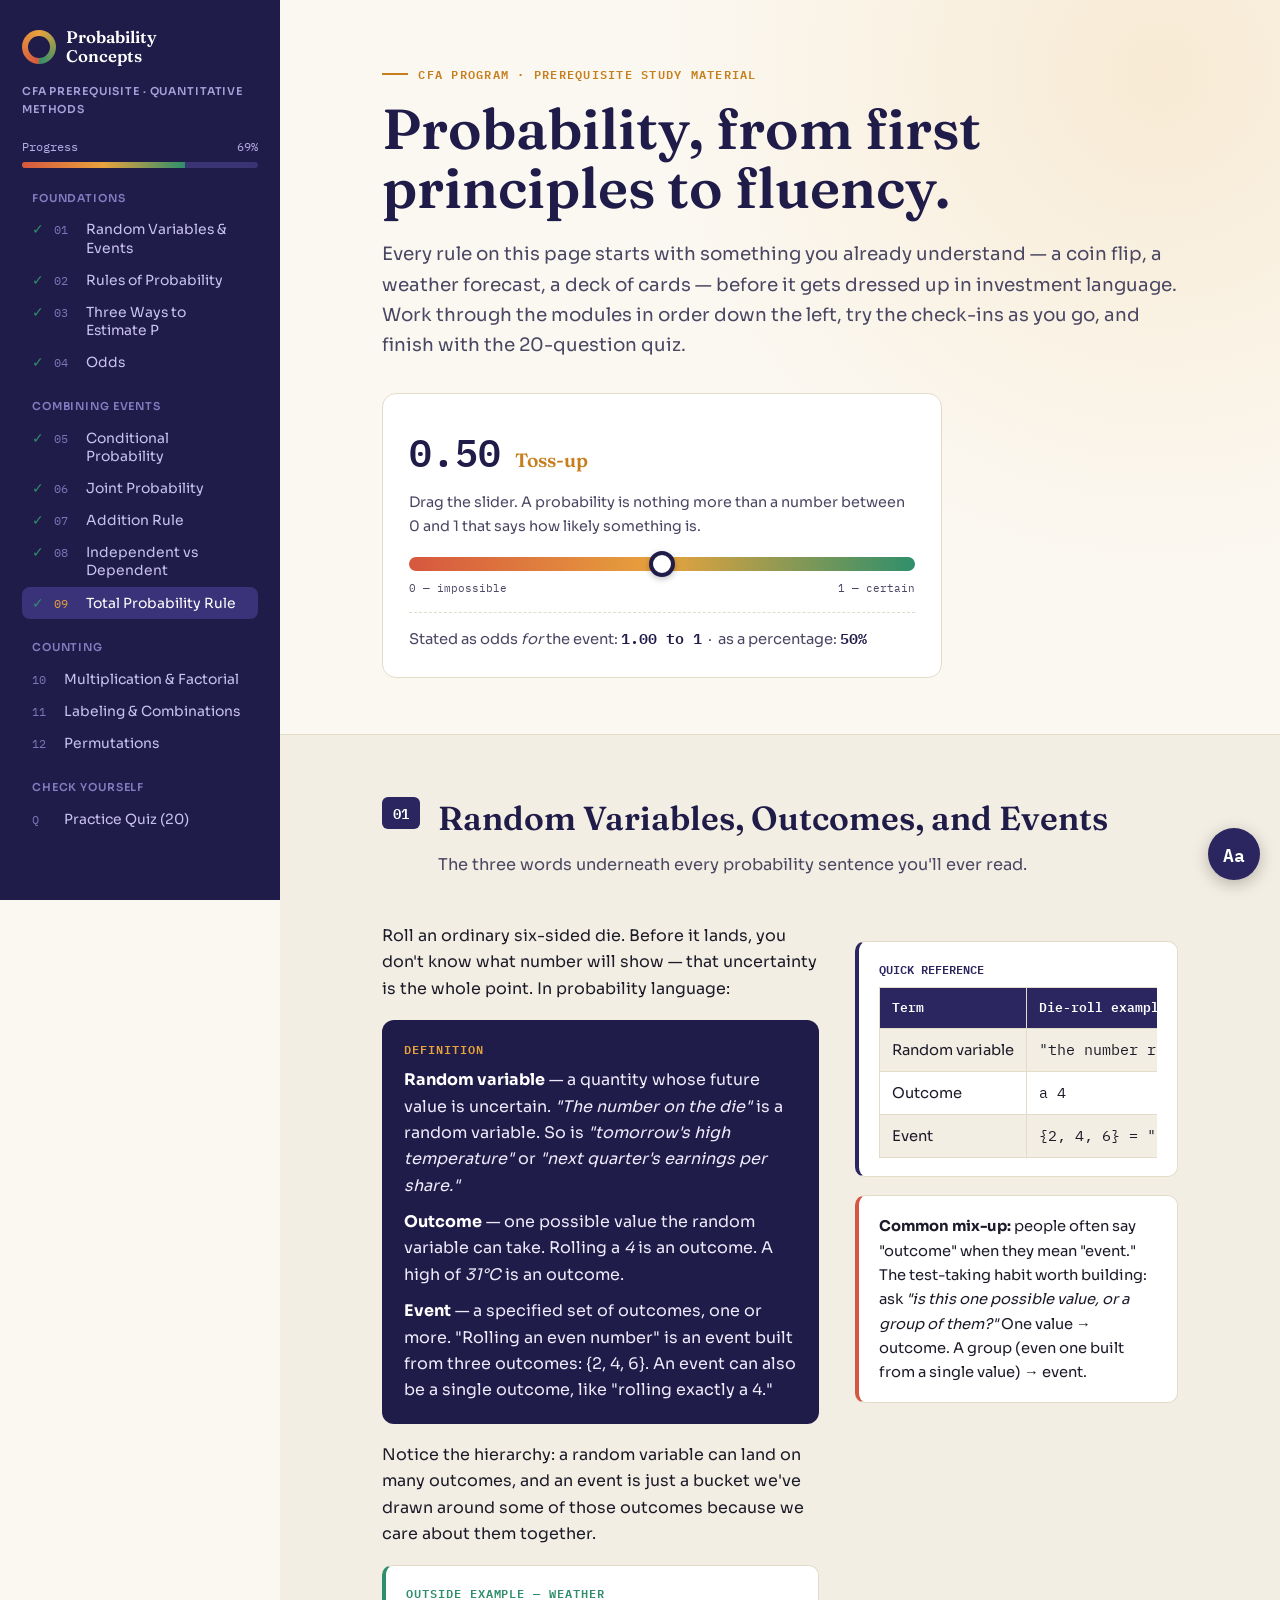
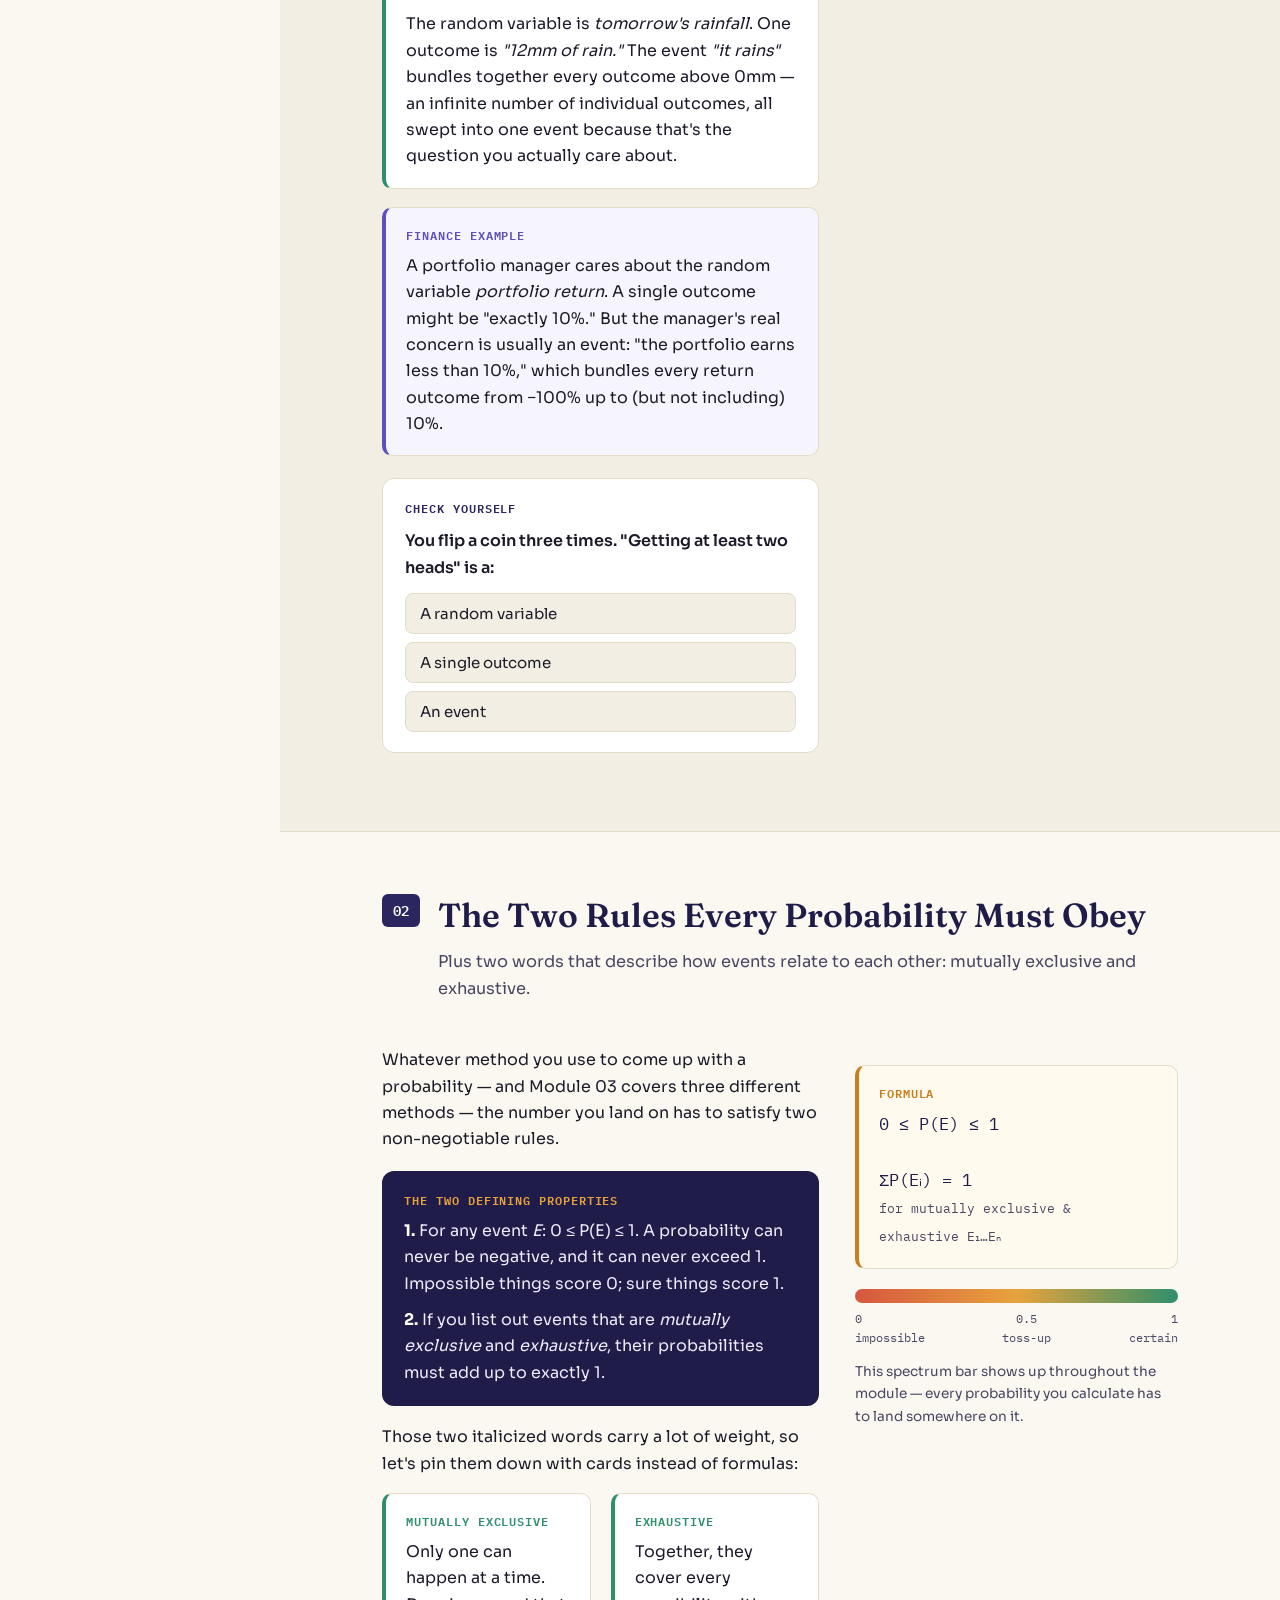
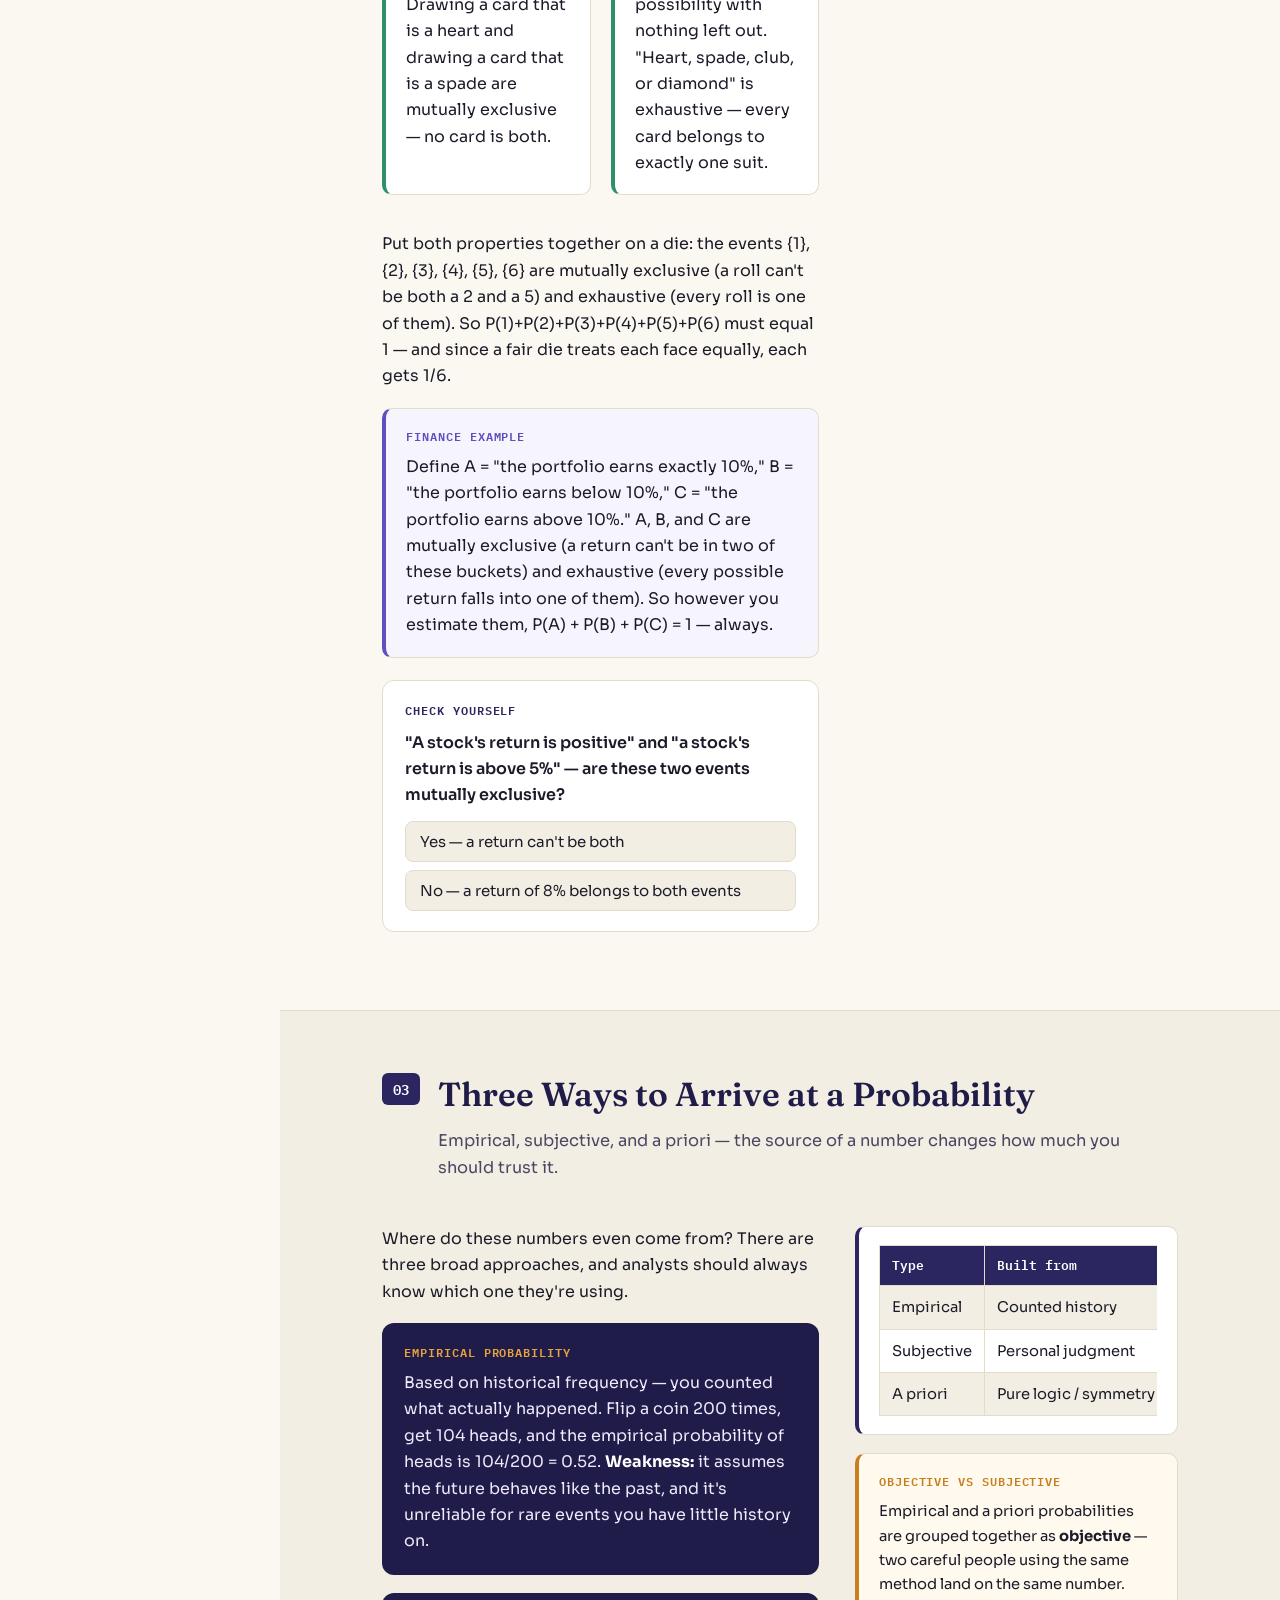
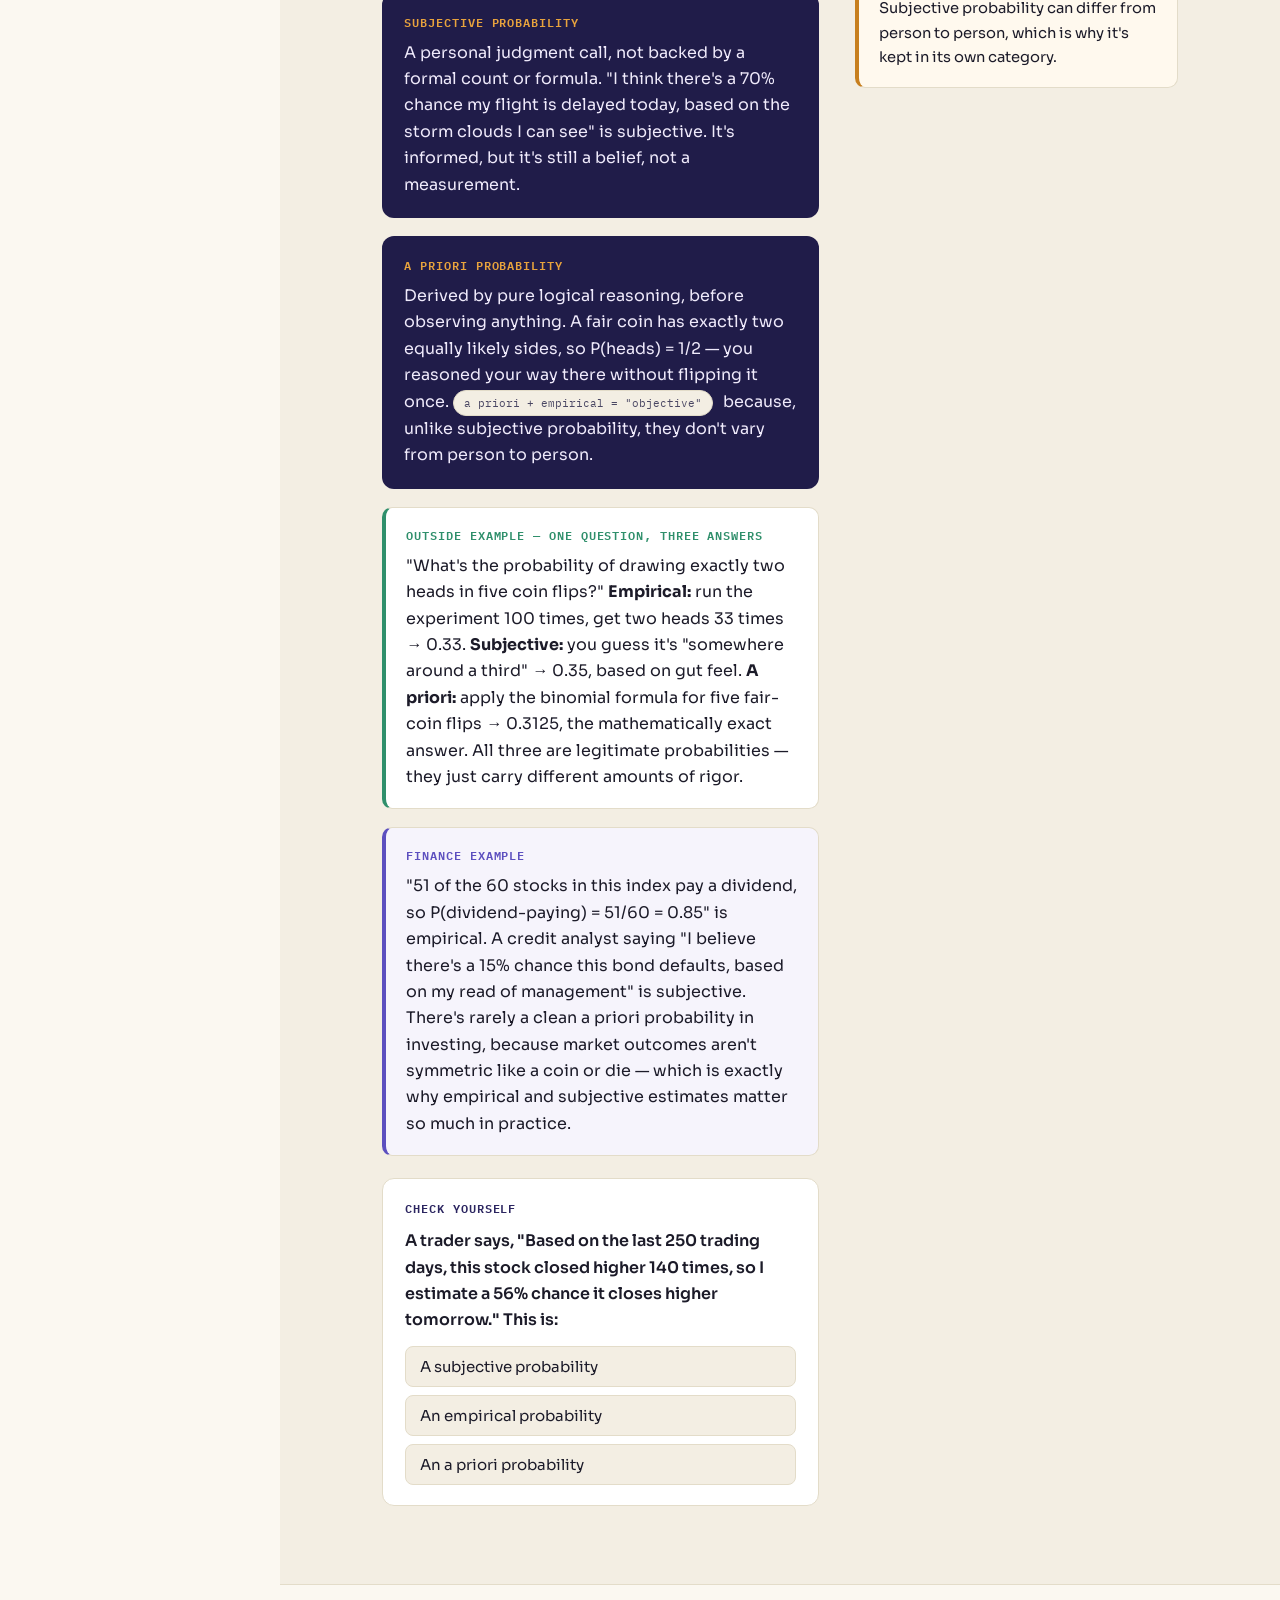
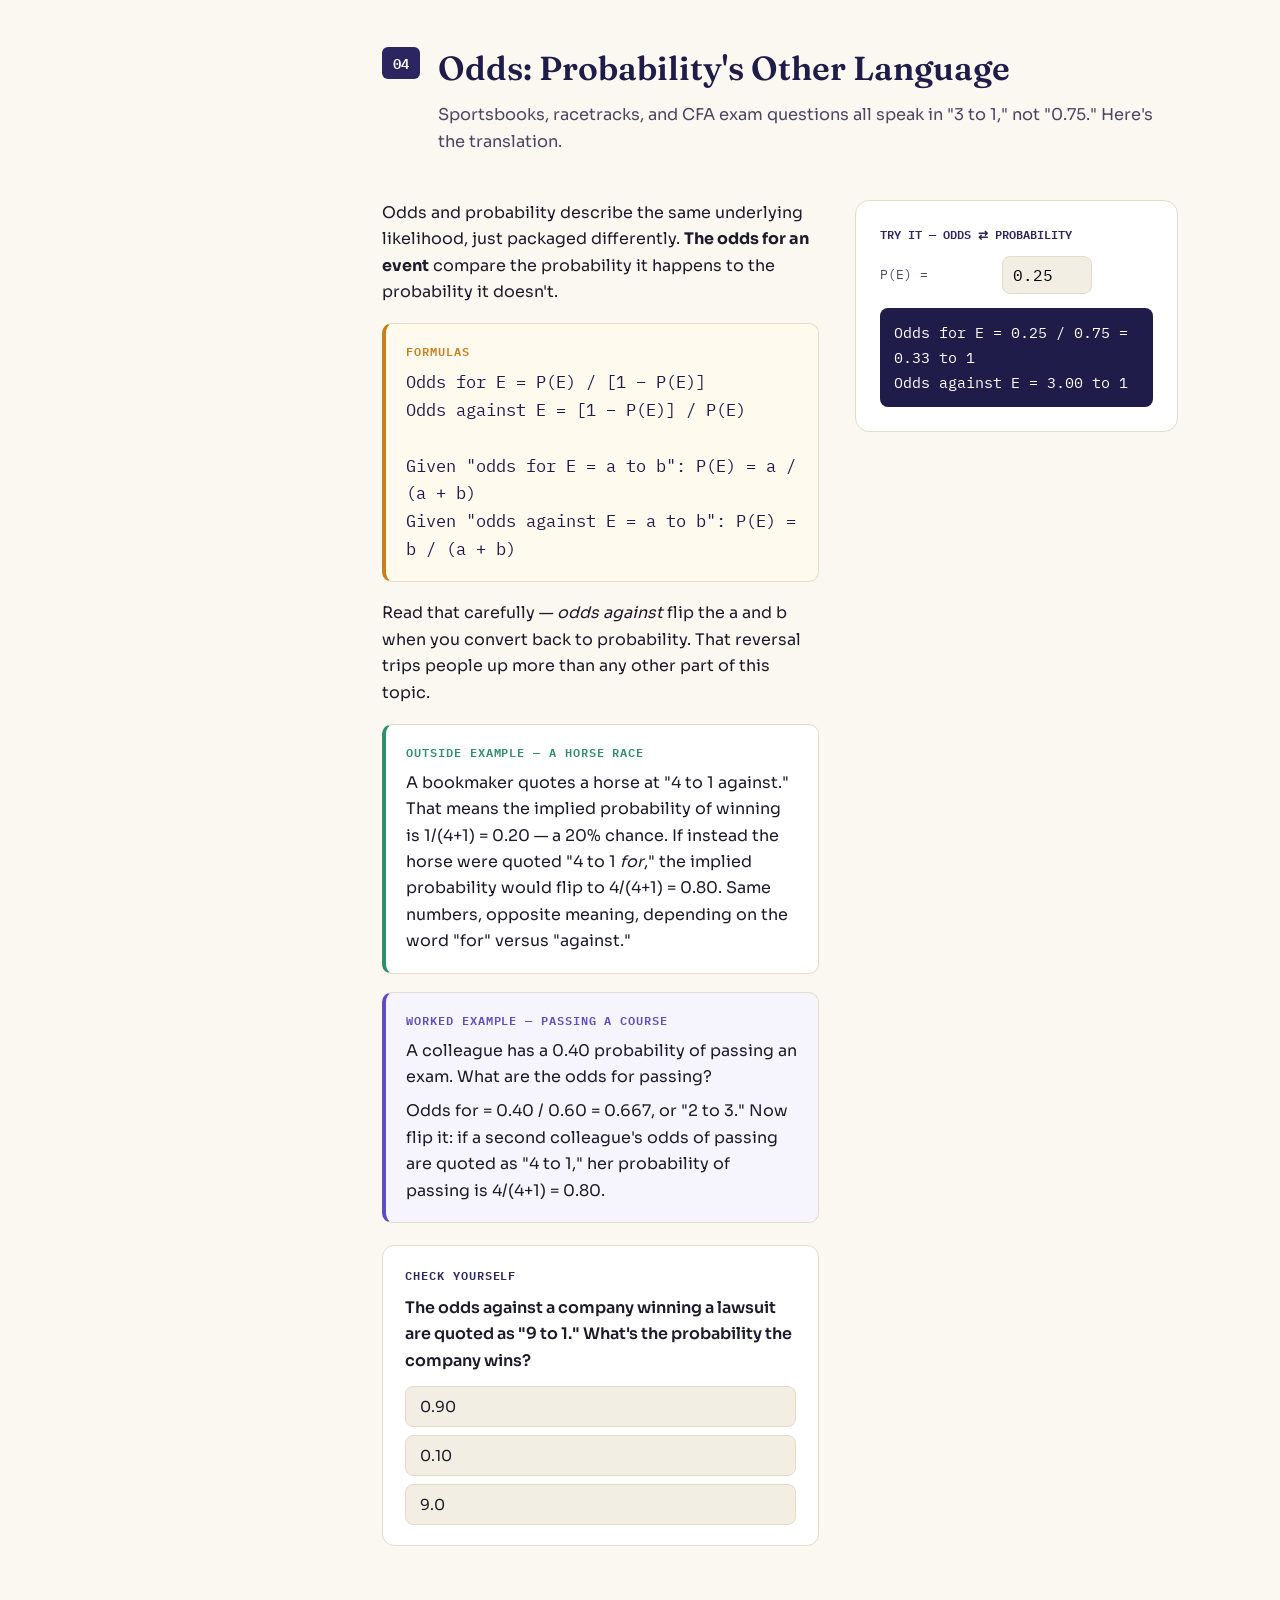
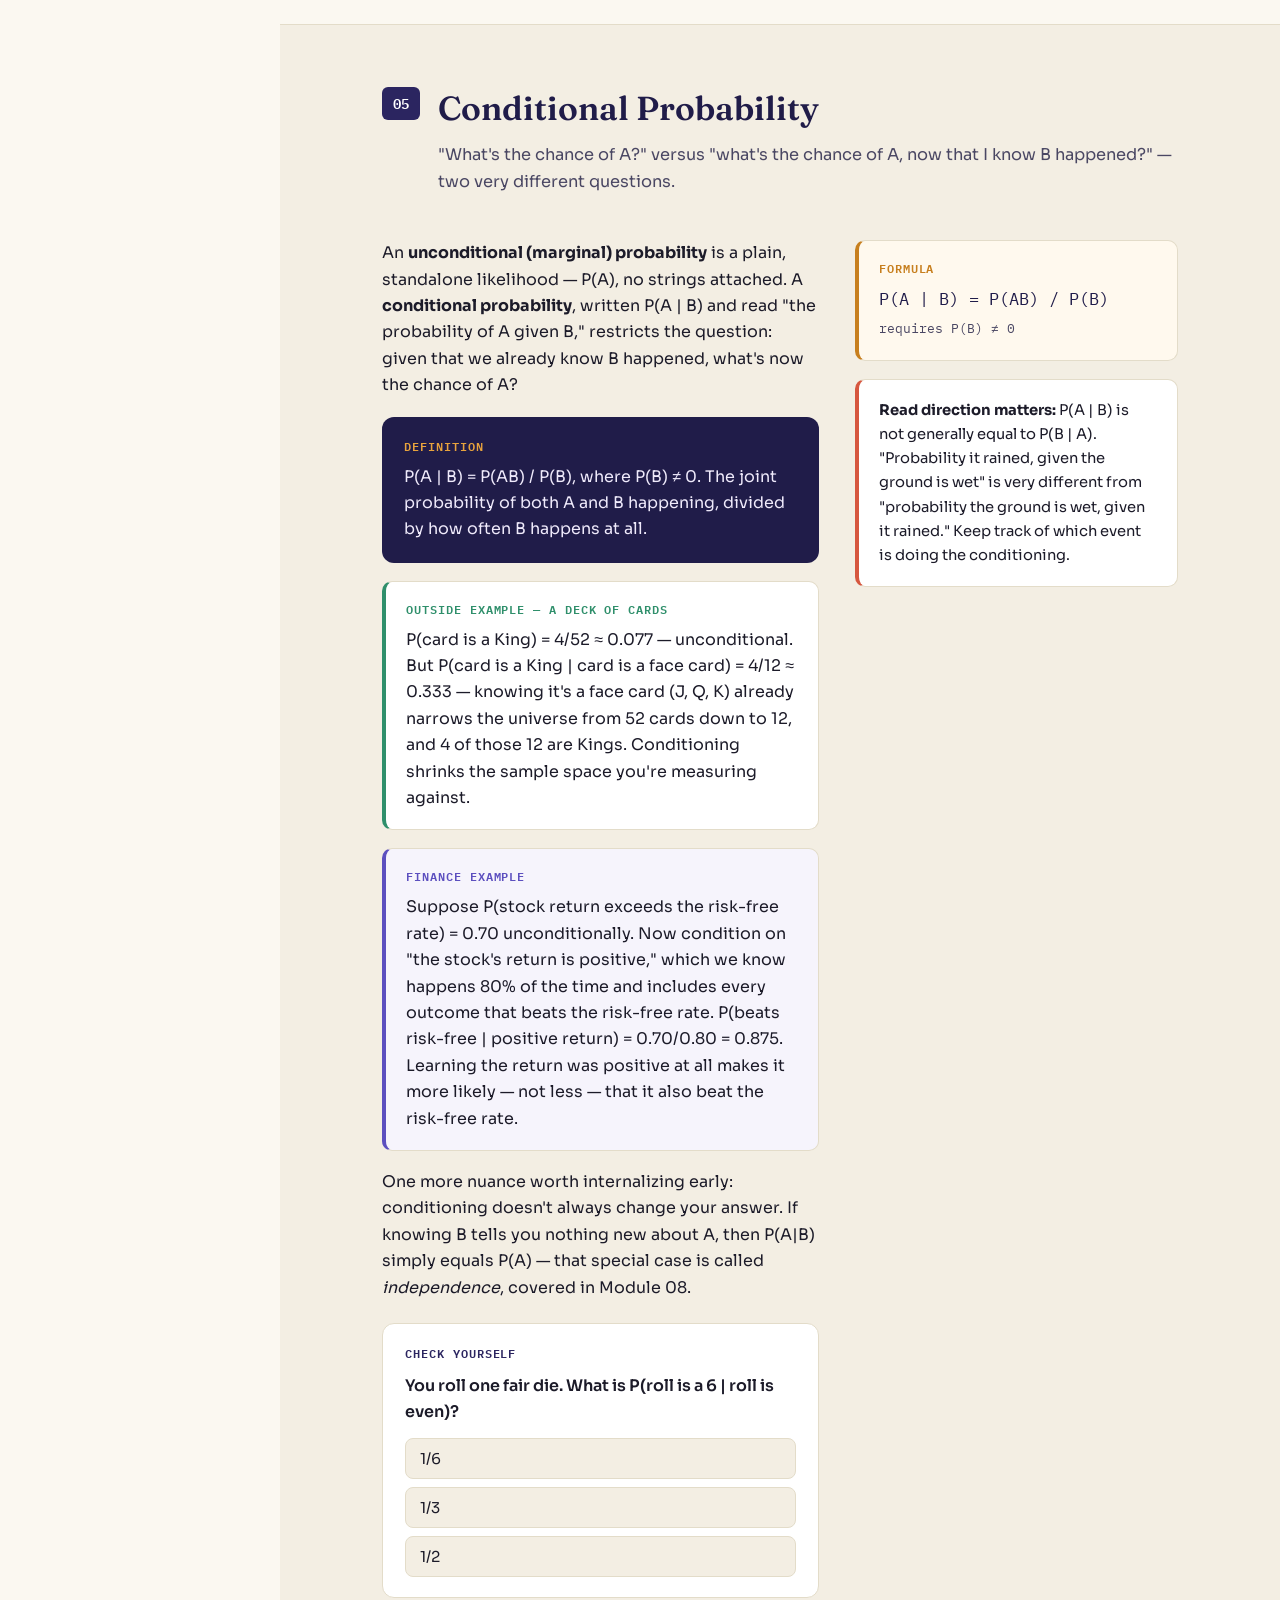
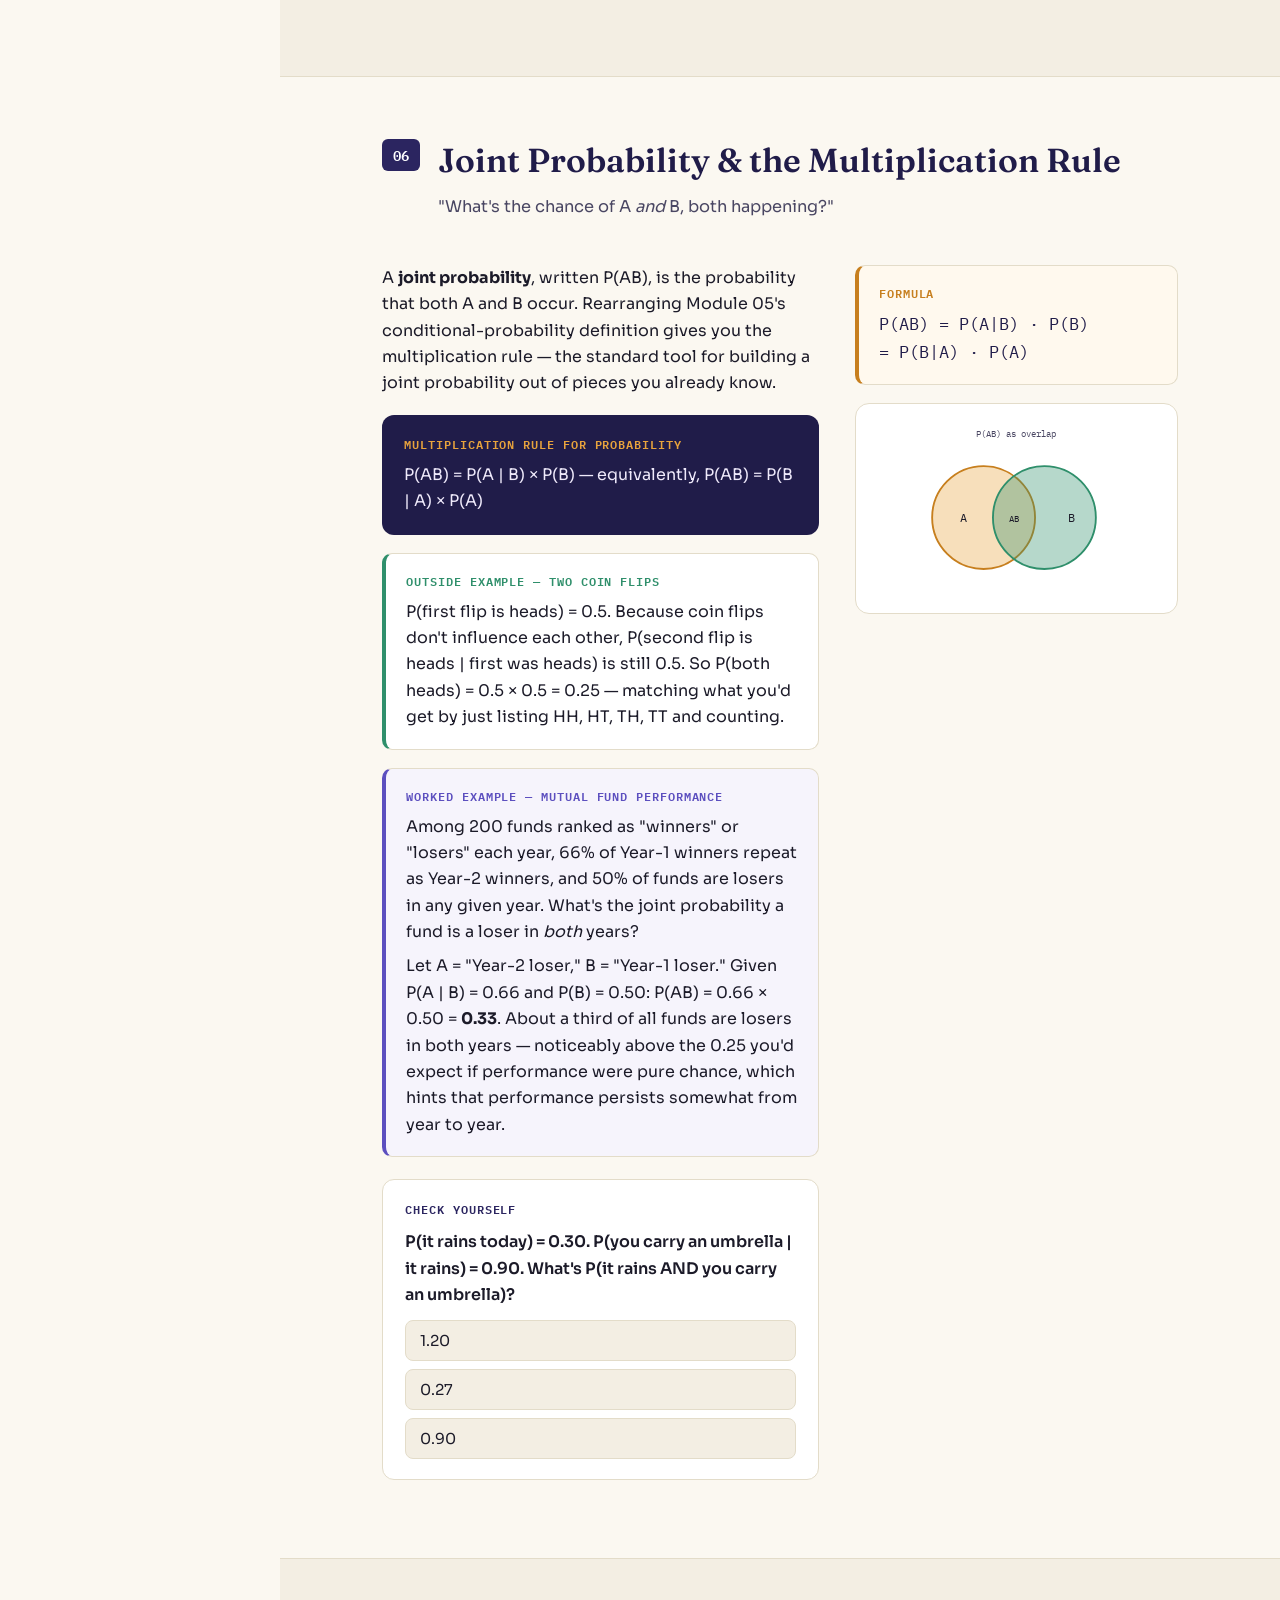
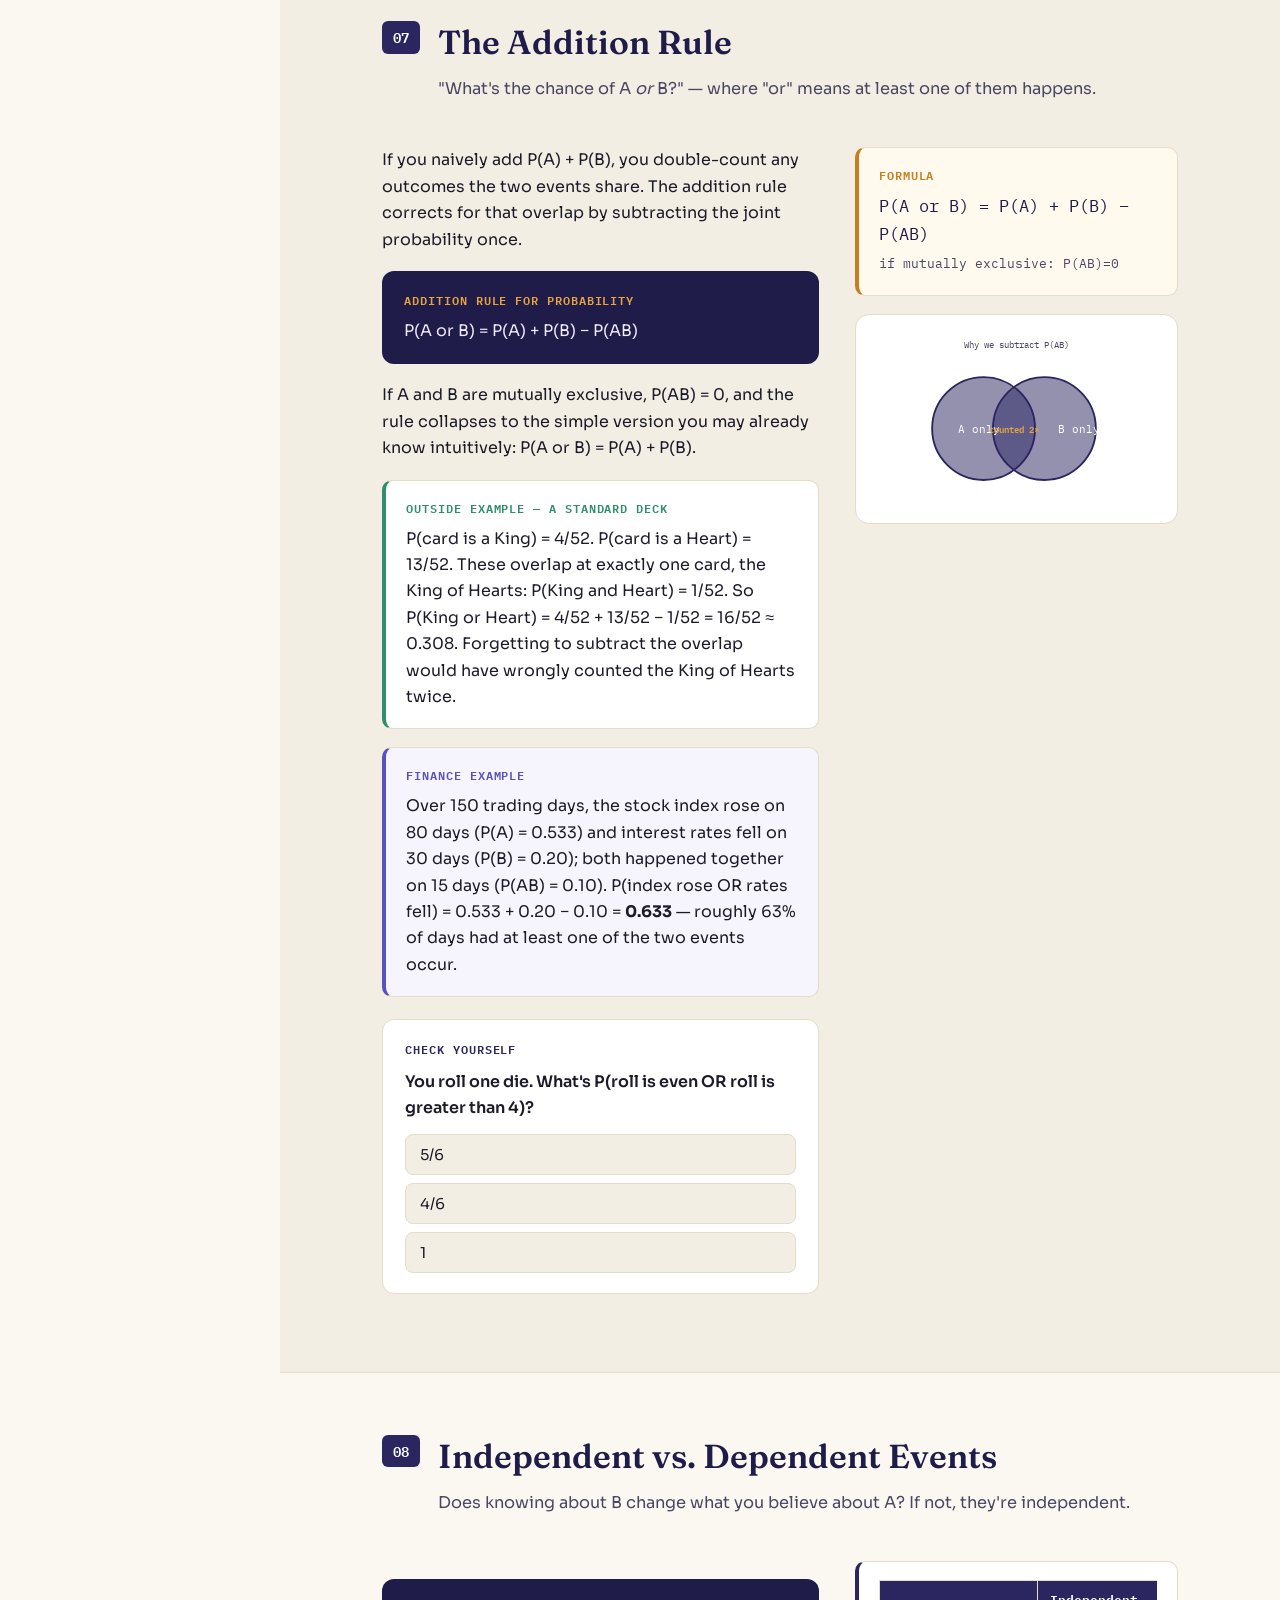
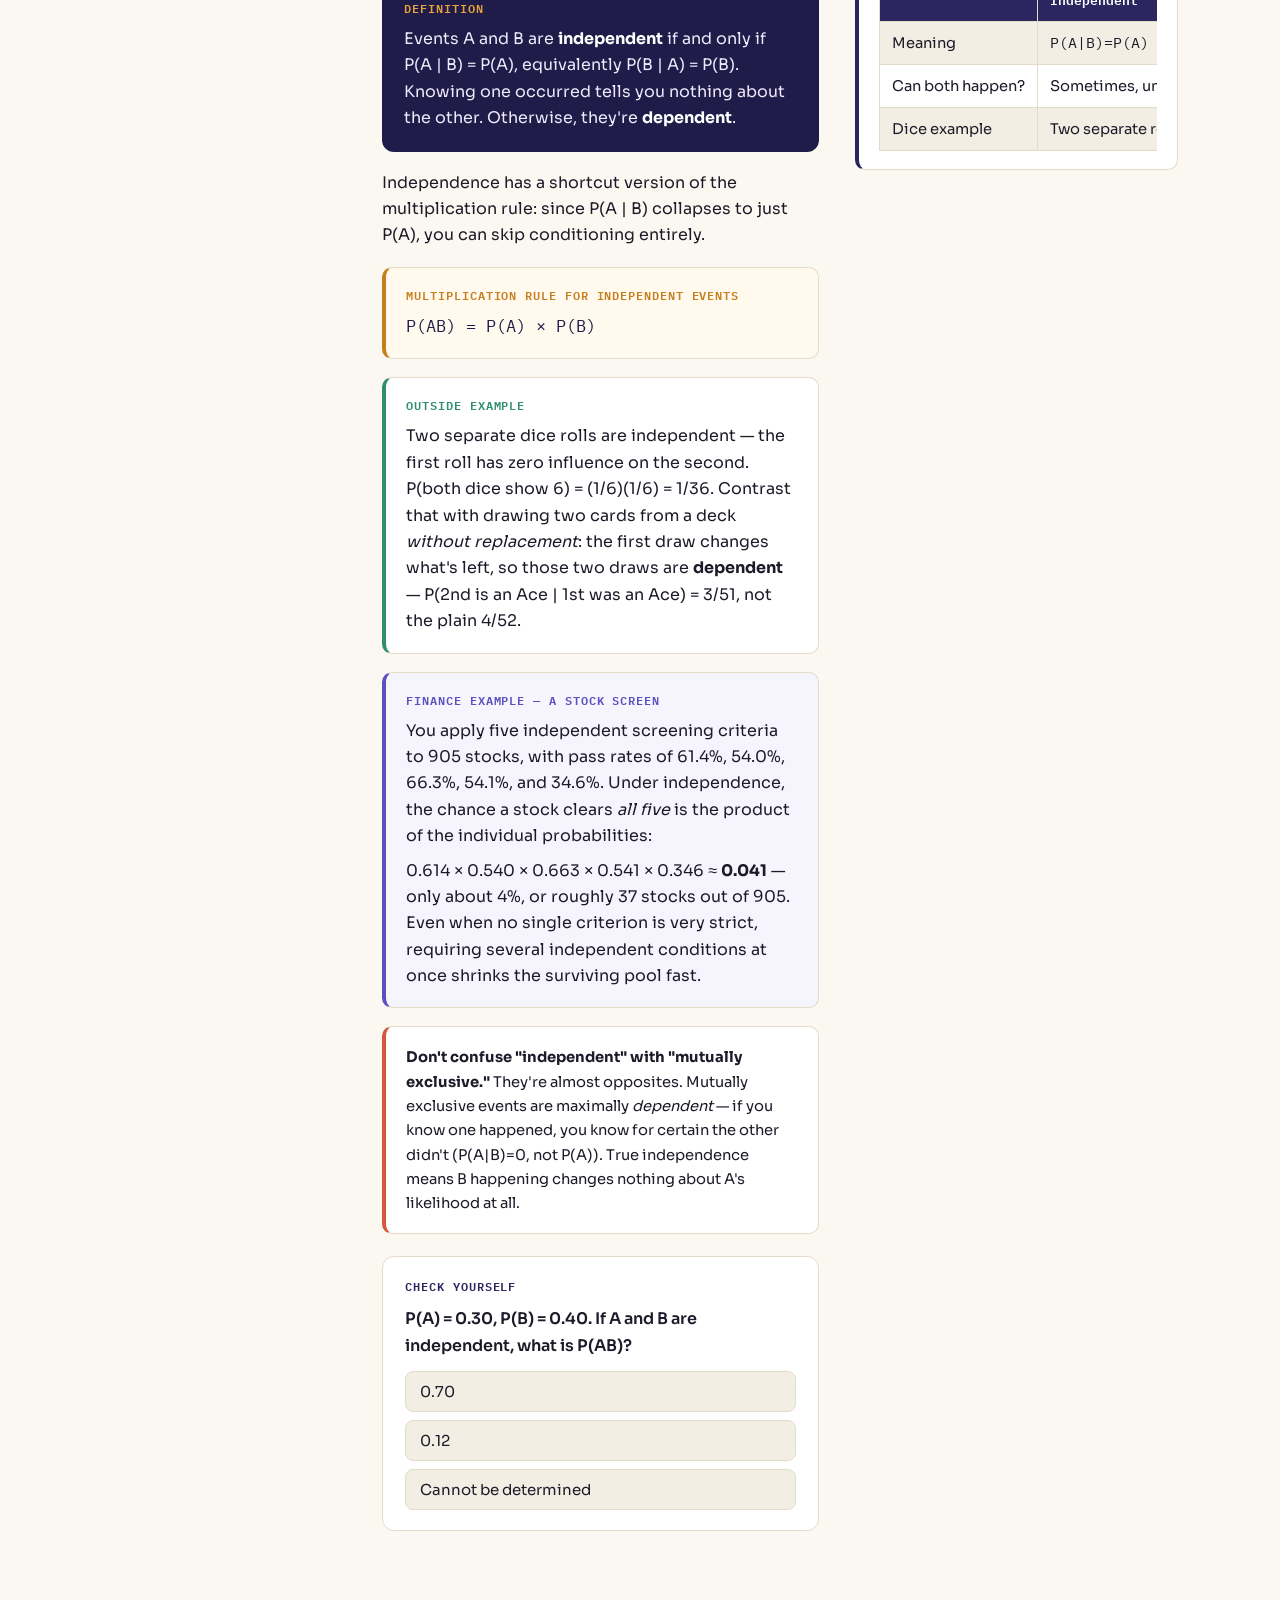
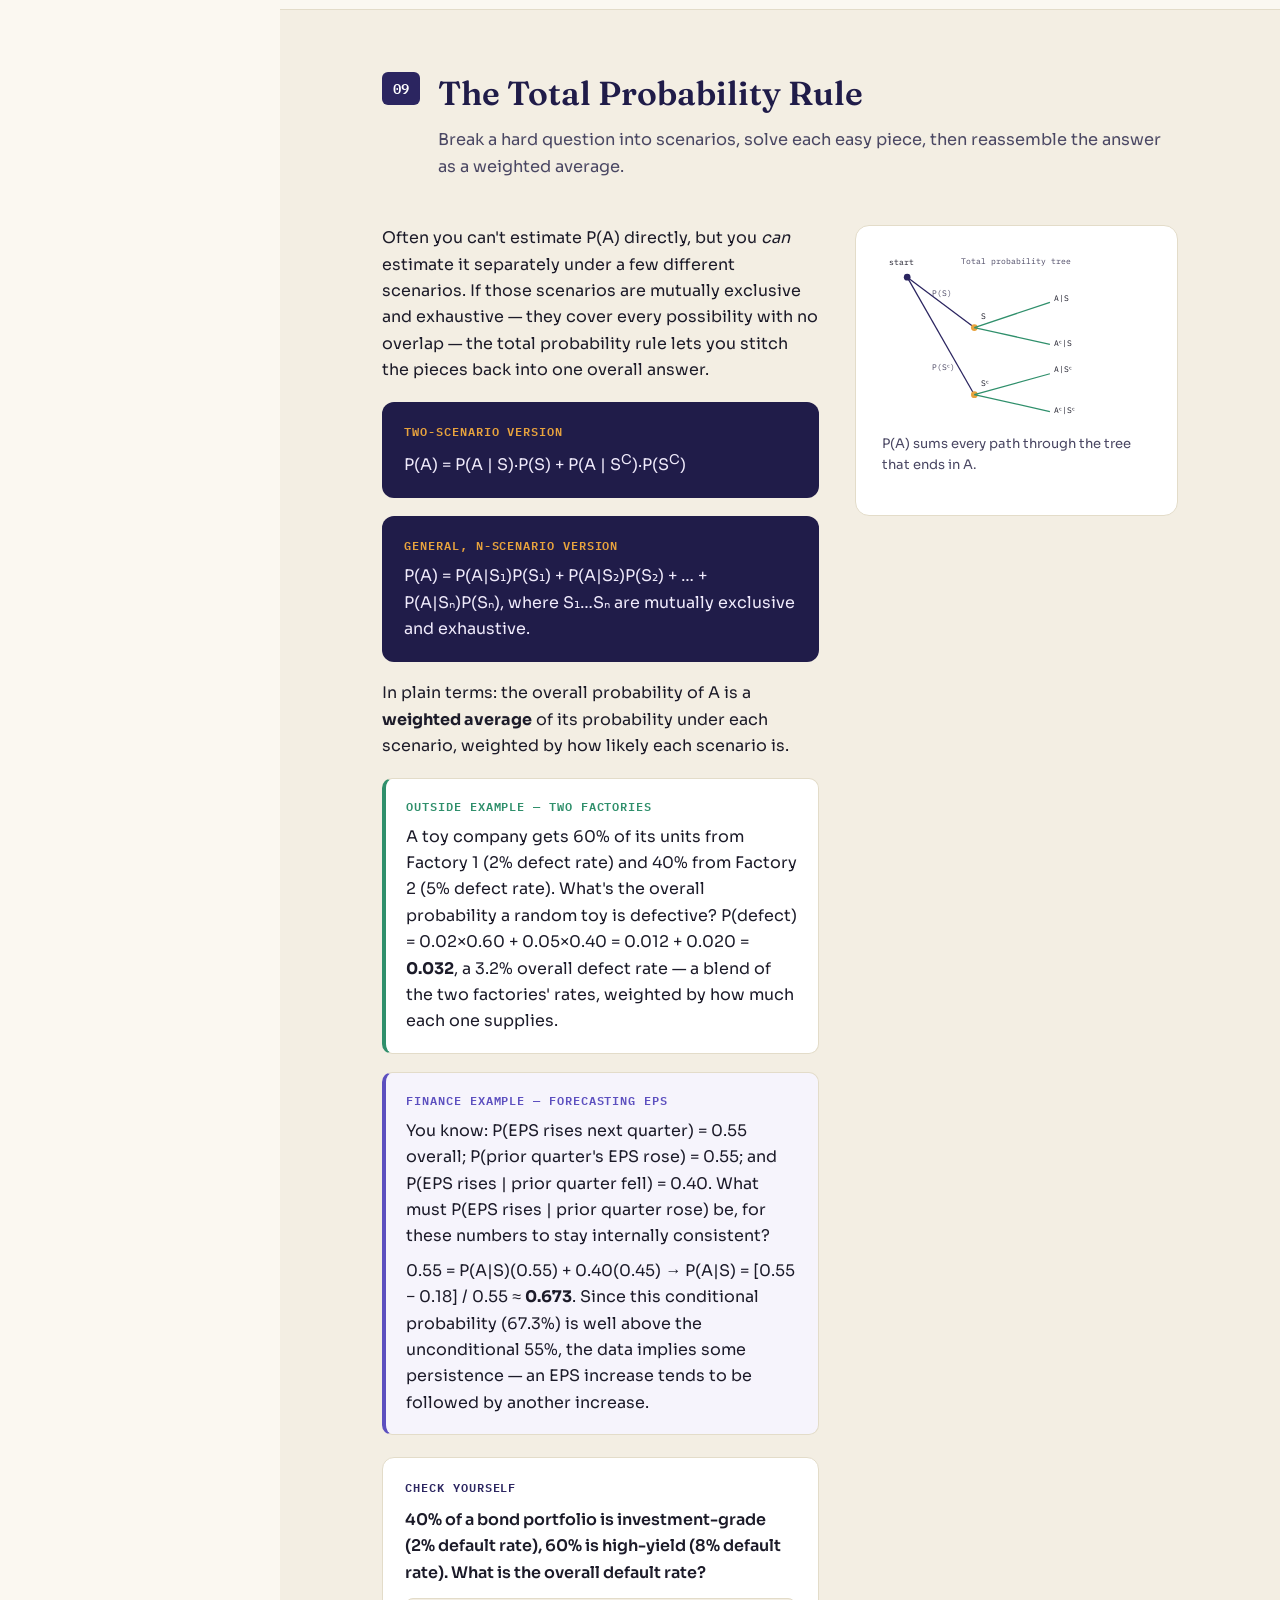
<file: probability-concepts/index.html>
<!DOCTYPE html>
<html lang="en">
<head>
<meta charset="UTF-8">
<meta name="viewport" content="width=device-width, initial-scale=1.0">
<title>Probability Concepts — CFA Prerequisite Quant Toolkit</title>
<link rel="stylesheet" href="styles.css">
</head>
<body>

<div class="mobile-bar">
  <strong style="font-family:var(--font-display)">P(learn) = 1</strong>
  <button id="sidebarToggle">Menu</button>
</div>

<div class="app">

  <!-- ============ SIDEBAR ============ -->
  <nav class="sidebar" id="sidebar">
    <a href="../index.html" class="brand">
      <span class="brand-mark"></span>
      <span class="brand-name">Probability<br>Concepts</span>
    </a>
    <div class="brand-sub">CFA Prerequisite · Quantitative Methods</div>

    <div class="progress-wrap">
      <div class="progress-label"><span>Progress</span><span id="progressPct">0%</span></div>
      <div class="progress-track"><div class="progress-fill" id="progressFill"></div></div>
    </div>

    <div class="toc-group-label">Foundations</div>
    <ul class="toc">
      <li><a href="#sec-basics" data-sec="sec-basics"><span class="num">01</span>Random Variables &amp; Events</a></li>
      <li><a href="#sec-properties" data-sec="sec-properties"><span class="num">02</span>Rules of Probability</a></li>
      <li><a href="#sec-types" data-sec="sec-types"><span class="num">03</span>Three Ways to Estimate P</a></li>
      <li><a href="#sec-odds" data-sec="sec-odds"><span class="num">04</span>Odds</a></li>
    </ul>

    <div class="toc-group-label">Combining Events</div>
    <ul class="toc">
      <li><a href="#sec-conditional" data-sec="sec-conditional"><span class="num">05</span>Conditional Probability</a></li>
      <li><a href="#sec-joint" data-sec="sec-joint"><span class="num">06</span>Joint Probability</a></li>
      <li><a href="#sec-addition" data-sec="sec-addition"><span class="num">07</span>Addition Rule</a></li>
      <li><a href="#sec-independence" data-sec="sec-independence"><span class="num">08</span>Independent vs Dependent</a></li>
      <li><a href="#sec-total" data-sec="sec-total"><span class="num">09</span>Total Probability Rule</a></li>
    </ul>

    <div class="toc-group-label">Counting</div>
    <ul class="toc">
      <li><a href="#sec-counting" data-sec="sec-counting"><span class="num">10</span>Multiplication &amp; Factorial</a></li>
      <li><a href="#sec-labeling" data-sec="sec-labeling"><span class="num">11</span>Labeling &amp; Combinations</a></li>
      <li><a href="#sec-permutation" data-sec="sec-permutation"><span class="num">12</span>Permutations</a></li>
    </ul>

    <div class="toc-group-label">Check Yourself</div>
    <ul class="toc">
      <li><a href="#sec-quiz" data-sec="sec-quiz"><span class="num">Q</span>Practice Quiz (20)</a></li>
    </ul>
  </nav>

  <!-- ============ MAIN ============ -->
  <main id="top">

    <!-- HERO -->
    <header class="hero">
      <div class="eyebrow">CFA Program · Prerequisite Study Material</div>
      <h1>Probability, from first principles to fluency.</h1>
      <p class="lede">Every rule on this page starts with something you already understand — a coin flip, a weather forecast, a deck of cards — before it gets dressed up in investment language. Work through the modules in order down the left, try the check-ins as you go, and finish with the 20-question quiz.</p>

      <div class="dial-card" style="margin-top:32px; max-width:560px;">
        <div class="dial-readout">
          <span class="dial-value" id="dialValue">0.50</span>
          <span class="dial-word" id="dialWord">Toss-up</span>
        </div>
        <p style="margin:0 0 4px; color:var(--ink-soft); font-size:.9rem;">Drag the slider. A probability is nothing more than a number between 0 and 1 that says how likely something is.</p>
        <input type="range" id="probDial" min="0" max="100" value="50" step="1">
        <div class="dial-scale"><span>0 — impossible</span><span>1 — certain</span></div>
        <div class="dial-odds">Stated as odds <em>for</em> the event: <b id="dialOdds">1 to 1</b> &nbsp;·&nbsp; as a percentage: <b id="dialPct">50%</b></div>
      </div>
    </header>

    <!-- =========================================================
         01 RANDOM VARIABLES, OUTCOMES, EVENTS
    ========================================================== -->
    <section class="section" id="sec-basics">
      <div class="section-head">
        <span class="section-tag">01</span>
        <div>
          <h2>Random Variables, Outcomes, and Events</h2>
          <p class="subhead">The three words underneath every probability sentence you'll ever read.</p>
        </div>
      </div>

      <div class="content-grid">
        <div>
          <p>Roll an ordinary six-sided die. Before it lands, you don't know what number will show — that uncertainty is the whole point. In probability language:</p>

          <div class="definition">
            <div class="label">Definition</div>
            <p style="margin-bottom:10px;"><strong>Random variable</strong> — a quantity whose future value is uncertain. <em>"The number on the die"</em> is a random variable. So is <em>"tomorrow's high temperature"</em> or <em>"next quarter's earnings per share."</em></p>
            <p style="margin-bottom:10px;"><strong>Outcome</strong> — one possible value the random variable can take. Rolling a <em>4</em> is an outcome. A high of <em>31°C</em> is an outcome.</p>
            <p style="margin-bottom:0;"><strong>Event</strong> — a specified set of outcomes, one or more. "Rolling an even number" is an event built from three outcomes: {2, 4, 6}. An event can also be a single outcome, like "rolling exactly a 4."</p>
          </div>

          <p>Notice the hierarchy: a random variable can land on many outcomes, and an event is just a bucket we've drawn around some of those outcomes because we care about them together.</p>

          <div class="callout example">
            <div class="label">Outside example — weather</div>
            <p style="margin:0;">The random variable is <em>tomorrow's rainfall</em>. One outcome is <em>"12mm of rain."</em> The event <em>"it rains"</em> bundles together every outcome above 0mm — an infinite number of individual outcomes, all swept into one event because that's the question you actually care about.</p>
          </div>

          <div class="callout finance">
            <div class="label">Finance example</div>
            <p style="margin:0;">A portfolio manager cares about the random variable <em>portfolio return</em>. A single outcome might be "exactly 10%." But the manager's real concern is usually an event: "the portfolio earns less than 10%," which bundles every return outcome from −100% up to (but not including) 10%.</p>
          </div>

          <div class="checkin" data-checkin="c1">
            <div class="label">Check yourself</div>
            <div class="q">You flip a coin three times. "Getting at least two heads" is a:</div>
            <div class="opt-list">
              <button class="opt-btn" data-correct="false">A random variable</button>
              <button class="opt-btn" data-correct="false">A single outcome</button>
              <button class="opt-btn" data-correct="true">An event</button>
            </div>
            <div class="checkin-feedback">Right idea: "at least two heads" bundles together three specific outcomes — HHT, HTH, THH — plus HHH. A group of outcomes you care about together is an event, not a single outcome.</div>
          </div>
        </div>

        <div>
          <div class="callout">
            <div class="label" style="font-family:var(--font-mono); font-size:.72rem; text-transform:uppercase; color:var(--indigo); font-weight:700; margin-bottom:8px;">Quick reference</div>
            <table class="exhibit" style="margin:0;">
              <tr><th>Term</th><th>Die-roll example</th></tr>
              <tr><td>Random variable</td><td class="num">"the number rolled"</td></tr>
              <tr><td>Outcome</td><td class="num">a 4</td></tr>
              <tr><td>Event</td><td class="num">{2, 4, 6} = "even"</td></tr>
            </table>
          </div>
          <div class="callout" style="border-left-color:var(--red);">
            <p style="margin:0; font-size:.92rem;"><strong>Common mix-up:</strong> people often say "outcome" when they mean "event." The test-taking habit worth building: ask <em>"is this one possible value, or a group of them?"</em> One value → outcome. A group (even one built from a single value) → event.</p>
          </div>
        </div>
      </div>
    </section>

    <!-- =========================================================
         02 TWO DEFINING PROPERTIES OF PROBABILITY
    ========================================================== -->
    <section class="section" id="sec-properties">
      <div class="section-head">
        <span class="section-tag">02</span>
        <div>
          <h2>The Two Rules Every Probability Must Obey</h2>
          <p class="subhead">Plus two words that describe how events relate to each other: mutually exclusive and exhaustive.</p>
        </div>
      </div>

      <div class="content-grid">
        <div>
          <p>Whatever method you use to come up with a probability — and Module 03 covers three different methods — the number you land on has to satisfy two non-negotiable rules.</p>

          <div class="definition">
            <div class="label">The two defining properties</div>
            <p style="margin-bottom:10px;"><strong>1.</strong> For any event <em>E</em>: 0 ≤ P(E) ≤ 1. A probability can never be negative, and it can never exceed 1. Impossible things score 0; sure things score 1.</p>
            <p style="margin-bottom:0;"><strong>2.</strong> If you list out events that are <em>mutually exclusive</em> and <em>exhaustive</em>, their probabilities must add up to exactly 1.</p>
          </div>

          <p>Those two italicized words carry a lot of weight, so let's pin them down with cards instead of formulas:</p>

          <div class="two-col">
            <div class="callout example" style="margin-top:0;">
              <div class="label">Mutually exclusive</div>
              <p style="margin:0;">Only one can happen at a time. Drawing a card that is a heart and drawing a card that is a spade are mutually exclusive — no card is both.</p>
            </div>
            <div class="callout example" style="margin-top:0;">
              <div class="label">Exhaustive</div>
              <p style="margin:0;">Together, they cover every possibility with nothing left out. "Heart, spade, club, or diamond" is exhaustive — every card belongs to exactly one suit.</p>
            </div>
          </div>

          <p style="margin-top:18px;">Put both properties together on a die: the events {1}, {2}, {3}, {4}, {5}, {6} are mutually exclusive (a roll can't be both a 2 and a 5) and exhaustive (every roll is one of them). So P(1)+P(2)+P(3)+P(4)+P(5)+P(6) must equal 1 — and since a fair die treats each face equally, each gets 1/6.</p>

          <div class="callout finance">
            <div class="label">Finance example</div>
            <p style="margin:0;">Define A = "the portfolio earns exactly 10%," B = "the portfolio earns below 10%," C = "the portfolio earns above 10%." A, B, and C are mutually exclusive (a return can't be in two of these buckets) and exhaustive (every possible return falls into one of them). So however you estimate them, P(A) + P(B) + P(C) = 1 — always.</p>
          </div>

          <div class="checkin" data-checkin="c2">
            <div class="label">Check yourself</div>
            <div class="q">"A stock's return is positive" and "a stock's return is above 5%" — are these two events mutually exclusive?</div>
            <div class="opt-list">
              <button class="opt-btn" data-correct="false">Yes — a return can't be both</button>
              <button class="opt-btn" data-correct="true">No — a return of 8% belongs to both events</button>
            </div>
            <div class="checkin-feedback">Correct. A return of, say, 8% is both "positive" and "above 5%" simultaneously, so the two events overlap — they are not mutually exclusive.</div>
          </div>
        </div>

        <div>
          <div class="callout formula">
            <div class="label">Formula</div>
            <div class="formula-body">0 ≤ P(E) ≤ 1<br><br>ΣP(Eᵢ) = 1<br><span style="font-size:.8rem; color:var(--ink-soft);">for mutually exclusive &amp; exhaustive E₁…Eₙ</span></div>
          </div>
          <div class="spectrum" style="margin-top:20px;"></div>
          <div class="spectrum-labels"><span>0<br>impossible</span><span style="text-align:center;">0.5<br>toss-up</span><span style="text-align:right;">1<br>certain</span></div>
          <p style="font-size:.85rem; color:var(--ink-soft); margin-top:14px;">This spectrum bar shows up throughout the module — every probability you calculate has to land somewhere on it.</p>
        </div>
      </div>
    </section>

    <!-- =========================================================
         03 THREE WAYS TO ESTIMATE PROBABILITY
    ========================================================== -->
    <section class="section" id="sec-types">
      <div class="section-head">
        <span class="section-tag">03</span>
        <div>
          <h2>Three Ways to Arrive at a Probability</h2>
          <p class="subhead">Empirical, subjective, and a priori — the source of a number changes how much you should trust it.</p>
        </div>
      </div>

      <div class="content-grid">
        <div>
          <p>Where do these numbers even come from? There are three broad approaches, and analysts should always know which one they're using.</p>

          <div class="definition">
            <div class="label">Empirical probability</div>
            <p style="margin:0;">Based on historical frequency — you counted what actually happened. Flip a coin 200 times, get 104 heads, and the empirical probability of heads is 104/200 = 0.52. <strong>Weakness:</strong> it assumes the future behaves like the past, and it's unreliable for rare events you have little history on.</p>
          </div>
          <div class="definition">
            <div class="label">Subjective probability</div>
            <p style="margin:0;">A personal judgment call, not backed by a formal count or formula. "I think there's a 70% chance my flight is delayed today, based on the storm clouds I can see" is subjective. It's informed, but it's still a belief, not a measurement.</p>
          </div>
          <div class="definition">
            <div class="label">A priori probability</div>
            <p style="margin:0;">Derived by pure logical reasoning, before observing anything. A fair coin has exactly two equally likely sides, so P(heads) = 1/2 — you reasoned your way there without flipping it once. <span class="pill">a priori + empirical = "objective"</span> because, unlike subjective probability, they don't vary from person to person.</p>
          </div>

          <div class="callout example">
            <div class="label">Outside example — one question, three answers</div>
            <p style="margin:0;">"What's the probability of drawing exactly two heads in five coin flips?" <strong>Empirical:</strong> run the experiment 100 times, get two heads 33 times → 0.33. <strong>Subjective:</strong> you guess it's "somewhere around a third" → 0.35, based on gut feel. <strong>A priori:</strong> apply the binomial formula for five fair-coin flips → 0.3125, the mathematically exact answer. All three are legitimate probabilities — they just carry different amounts of rigor.</p>
          </div>

          <div class="callout finance">
            <div class="label">Finance example</div>
            <p style="margin:0;">"51 of the 60 stocks in this index pay a dividend, so P(dividend-paying) = 51/60 = 0.85" is empirical. A credit analyst saying "I believe there's a 15% chance this bond defaults, based on my read of management" is subjective. There's rarely a clean a priori probability in investing, because market outcomes aren't symmetric like a coin or die — which is exactly why empirical and subjective estimates matter so much in practice.</p>
          </div>

          <div class="checkin" data-checkin="c3">
            <div class="label">Check yourself</div>
            <div class="q">A trader says, "Based on the last 250 trading days, this stock closed higher 140 times, so I estimate a 56% chance it closes higher tomorrow." This is:</div>
            <div class="opt-list">
              <button class="opt-btn" data-correct="false">A subjective probability</button>
              <button class="opt-btn" data-correct="true">An empirical probability</button>
              <button class="opt-btn" data-correct="false">An a priori probability</button>
            </div>
            <div class="checkin-feedback">Right — it's built from a historical frequency count (140 out of 250 days), which is the definition of empirical probability.</div>
          </div>
        </div>

        <div>
          <div class="callout" style="margin-top:0;">
            <table class="exhibit" style="margin:0;">
              <tr><th>Type</th><th>Built from</th></tr>
              <tr><td>Empirical</td><td>Counted history</td></tr>
              <tr><td>Subjective</td><td>Personal judgment</td></tr>
              <tr><td>A priori</td><td>Pure logic / symmetry</td></tr>
            </table>
          </div>
          <div class="callout formula">
            <div class="label">Objective vs subjective</div>
            <p style="margin:0; font-size:.92rem;">Empirical and a priori probabilities are grouped together as <strong>objective</strong> — two careful people using the same method land on the same number. Subjective probability can differ from person to person, which is why it's kept in its own category.</p>
          </div>
        </div>
      </div>
    </section>

    <!-- =========================================================
         04 ODDS
    ========================================================== -->
    <section class="section" id="sec-odds">
      <div class="section-head">
        <span class="section-tag">04</span>
        <div>
          <h2>Odds: Probability's Other Language</h2>
          <p class="subhead">Sportsbooks, racetracks, and CFA exam questions all speak in "3 to 1," not "0.75." Here's the translation.</p>
        </div>
      </div>

      <div class="content-grid">
        <div>
          <p>Odds and probability describe the same underlying likelihood, just packaged differently. <strong>The odds for an event</strong> compare the probability it happens to the probability it doesn't.</p>

          <div class="callout formula">
            <div class="label">Formulas</div>
            <div class="formula-body">
              Odds for E = P(E) / [1 − P(E)]<br>
              Odds against E = [1 − P(E)] / P(E)<br><br>
              Given "odds for E = a to b":  P(E) = a / (a + b)<br>
              Given "odds against E = a to b":  P(E) = b / (a + b)
            </div>
          </div>

          <p>Read that carefully — <em>odds against</em> flip the a and b when you convert back to probability. That reversal trips people up more than any other part of this topic.</p>

          <div class="callout example">
            <div class="label">Outside example — a horse race</div>
            <p style="margin:0;">A bookmaker quotes a horse at "4 to 1 against." That means the implied probability of winning is 1/(4+1) = 0.20 — a 20% chance. If instead the horse were quoted "4 to 1 <em>for</em>," the implied probability would flip to 4/(4+1) = 0.80. Same numbers, opposite meaning, depending on the word "for" versus "against."</p>
          </div>

          <div class="callout finance">
            <div class="label">Worked example — passing a course</div>
            <p style="margin:0 0 8px;">A colleague has a 0.40 probability of passing an exam. What are the odds for passing?</p>
            <p style="margin:0;">Odds for = 0.40 / 0.60 = 0.667, or "2 to 3." Now flip it: if a second colleague's odds of passing are quoted as "4 to 1," her probability of passing is 4/(4+1) = 0.80.</p>
          </div>

          <div class="checkin" data-checkin="c4">
            <div class="label">Check yourself</div>
            <div class="q">The odds against a company winning a lawsuit are quoted as "9 to 1." What's the probability the company wins?</div>
            <div class="opt-list">
              <button class="opt-btn" data-correct="false">0.90</button>
              <button class="opt-btn" data-correct="true">0.10</button>
              <button class="opt-btn" data-correct="false">9.0</button>
            </div>
            <div class="checkin-feedback">Correct — for "odds against = a to b," P(E) = b/(a+b) = 1/(9+1) = 0.10. Winning is the underdog outcome here.</div>
          </div>
        </div>

        <div>
          <div class="converter">
            <div class="label" style="font-family:var(--font-mono); font-size:.72rem; text-transform:uppercase; color:var(--indigo); font-weight:700; margin-bottom:12px;">Try it — odds ⇄ probability</div>
            <div class="conv-row">
              <label for="convProb">P(E) =</label>
              <input type="number" id="convProb" min="0" max="1" step="0.01" value="0.25">
            </div>
            <div class="conv-out" id="convOut">Odds for E = 0.25 / 0.75 = 0.33, or "1 to 3"<br>Odds against E = "3 to 1"</div>
          </div>
        </div>
      </div>
    </section>

    <!-- =========================================================
         05 CONDITIONAL PROBABILITY
    ========================================================== -->
    <section class="section" id="sec-conditional">
      <div class="section-head">
        <span class="section-tag">05</span>
        <div>
          <h2>Conditional Probability</h2>
          <p class="subhead">"What's the chance of A?" versus "what's the chance of A, now that I know B happened?" — two very different questions.</p>
        </div>
      </div>

      <div class="content-grid">
        <div>
          <p>An <strong>unconditional (marginal) probability</strong> is a plain, standalone likelihood — P(A), no strings attached. A <strong>conditional probability</strong>, written P(A | B) and read "the probability of A given B," restricts the question: given that we already know B happened, what's now the chance of A?</p>

          <div class="definition">
            <div class="label">Definition</div>
            <p style="margin:0;">P(A | B) = P(AB) / P(B), where P(B) ≠ 0. The joint probability of both A and B happening, divided by how often B happens at all.</p>
          </div>

          <div class="callout example">
            <div class="label">Outside example — a deck of cards</div>
            <p style="margin:0;">P(card is a King) = 4/52 ≈ 0.077 — unconditional. But P(card is a King | card is a face card) = 4/12 ≈ 0.333 — knowing it's a face card (J, Q, K) already narrows the universe from 52 cards down to 12, and 4 of those 12 are Kings. Conditioning shrinks the sample space you're measuring against.</p>
          </div>

          <div class="callout finance">
            <div class="label">Finance example</div>
            <p style="margin:0;">Suppose P(stock return exceeds the risk-free rate) = 0.70 unconditionally. Now condition on "the stock's return is positive," which we know happens 80% of the time and includes every outcome that beats the risk-free rate. P(beats risk-free | positive return) = 0.70/0.80 = 0.875. Learning the return was positive at all makes it more likely — not less — that it also beat the risk-free rate.</p>
          </div>

          <p>One more nuance worth internalizing early: conditioning doesn't always change your answer. If knowing B tells you nothing new about A, then P(A|B) simply equals P(A) — that special case is called <em>independence</em>, covered in Module 08.</p>

          <div class="checkin" data-checkin="c5">
            <div class="label">Check yourself</div>
            <div class="q">You roll one fair die. What is P(roll is a 6 | roll is even)?</div>
            <div class="opt-list">
              <button class="opt-btn" data-correct="false">1/6</button>
              <button class="opt-btn" data-correct="true">1/3</button>
              <button class="opt-btn" data-correct="false">1/2</button>
            </div>
            <div class="checkin-feedback">Correct. Given "even," the sample space shrinks to {2,4,6} — three equally likely outcomes — and exactly one of them is a 6, so P = 1/3.</div>
          </div>
        </div>
        <div>
          <div class="callout formula" style="margin-top:0;">
            <div class="label">Formula</div>
            <div class="formula-body">P(A | B) = P(AB) / P(B)<br><span style="font-size:.8rem; color:var(--ink-soft);">requires P(B) ≠ 0</span></div>
          </div>
          <div class="callout" style="border-left-color:var(--red);">
            <p style="margin:0; font-size:.92rem;"><strong>Read direction matters:</strong> P(A | B) is not generally equal to P(B | A). "Probability it rained, given the ground is wet" is very different from "probability the ground is wet, given it rained." Keep track of which event is doing the conditioning.</p>
          </div>
        </div>
      </div>
    </section>

    <!-- =========================================================
         06 JOINT PROBABILITY & MULTIPLICATION RULE
    ========================================================== -->
    <section class="section" id="sec-joint">
      <div class="section-head">
        <span class="section-tag">06</span>
        <div>
          <h2>Joint Probability &amp; the Multiplication Rule</h2>
          <p class="subhead">"What's the chance of A <em>and</em> B, both happening?"</p>
        </div>
      </div>
      <div class="content-grid">
        <div>
          <p>A <strong>joint probability</strong>, written P(AB), is the probability that both A and B occur. Rearranging Module 05's conditional-probability definition gives you the multiplication rule — the standard tool for building a joint probability out of pieces you already know.</p>

          <div class="definition">
            <div class="label">Multiplication rule for probability</div>
            <p style="margin:0;">P(AB) = P(A | B) × P(B)   — equivalently, P(AB) = P(B | A) × P(A)</p>
          </div>

          <div class="callout example">
            <div class="label">Outside example — two coin flips</div>
            <p style="margin:0;">P(first flip is heads) = 0.5. Because coin flips don't influence each other, P(second flip is heads | first was heads) is still 0.5. So P(both heads) = 0.5 × 0.5 = 0.25 — matching what you'd get by just listing HH, HT, TH, TT and counting.</p>
          </div>

          <div class="callout finance">
            <div class="label">Worked example — mutual fund performance</div>
            <p style="margin:0 0 8px;">Among 200 funds ranked as "winners" or "losers" each year, 66% of Year-1 winners repeat as Year-2 winners, and 50% of funds are losers in any given year. What's the joint probability a fund is a loser in <em>both</em> years?</p>
            <p style="margin:0;">Let A = "Year-2 loser," B = "Year-1 loser." Given P(A | B) = 0.66 and P(B) = 0.50: P(AB) = 0.66 × 0.50 = <strong>0.33</strong>. About a third of all funds are losers in both years — noticeably above the 0.25 you'd expect if performance were pure chance, which hints that performance persists somewhat from year to year.</p>
          </div>

          <div class="checkin" data-checkin="c6">
            <div class="label">Check yourself</div>
            <div class="q">P(it rains today) = 0.30. P(you carry an umbrella | it rains) = 0.90. What's P(it rains AND you carry an umbrella)?</div>
            <div class="opt-list">
              <button class="opt-btn" data-correct="false">1.20</button>
              <button class="opt-btn" data-correct="true">0.27</button>
              <button class="opt-btn" data-correct="false">0.90</button>
            </div>
            <div class="checkin-feedback">Correct — P(AB) = P(A|B) × P(B) = 0.90 × 0.30 = 0.27.</div>
          </div>
        </div>
        <div>
          <div class="callout formula" style="margin-top:0;">
            <div class="label">Formula</div>
            <div class="formula-body">P(AB) = P(A|B) · P(B)<br>= P(B|A) · P(A)</div>
          </div>
          <div class="tree" style="padding:20px;">
            <svg viewBox="0 0 300 180" width="100%" style="max-width:320px; display:block; margin:0 auto;">
              <text x="150" y="14" text-anchor="middle" font-family="IBM Plex Mono" font-size="10" fill="#4A4763">P(AB) as overlap</text>
              <circle cx="115" cy="100" r="55" fill="#E8A33D" fill-opacity="0.35" stroke="#C77F1E" stroke-width="2"/>
              <circle cx="180" cy="100" r="55" fill="#2F8F6B" fill-opacity="0.35" stroke="#2F8F6B" stroke-width="2"/>
              <text x="90" y="105" font-family="IBM Plex Mono" font-size="13" fill="#1C1B29">A</text>
              <text x="205" y="105" font-family="IBM Plex Mono" font-size="13" fill="#1C1B29">B</text>
              <text x="147" y="105" text-anchor="middle" font-family="IBM Plex Mono" font-size="10" fill="#1C1B29">AB</text>
            </svg>
          </div>
        </div>
      </div>
    </section>

    <!-- =========================================================
         07 ADDITION RULE
    ========================================================== -->
    <section class="section" id="sec-addition">
      <div class="section-head">
        <span class="section-tag">07</span>
        <div>
          <h2>The Addition Rule</h2>
          <p class="subhead">"What's the chance of A <em>or</em> B?" — where "or" means at least one of them happens.</p>
        </div>
      </div>
      <div class="content-grid">
        <div>
          <p>If you naively add P(A) + P(B), you double-count any outcomes the two events share. The addition rule corrects for that overlap by subtracting the joint probability once.</p>
          <div class="definition">
            <div class="label">Addition rule for probability</div>
            <p style="margin:0;">P(A or B) = P(A) + P(B) − P(AB)</p>
          </div>
          <p>If A and B are mutually exclusive, P(AB) = 0, and the rule collapses to the simple version you may already know intuitively: P(A or B) = P(A) + P(B).</p>

          <div class="callout example">
            <div class="label">Outside example — a standard deck</div>
            <p style="margin:0;">P(card is a King) = 4/52. P(card is a Heart) = 13/52. These overlap at exactly one card, the King of Hearts: P(King and Heart) = 1/52. So P(King or Heart) = 4/52 + 13/52 − 1/52 = 16/52 ≈ 0.308. Forgetting to subtract the overlap would have wrongly counted the King of Hearts twice.</p>
          </div>

          <div class="callout finance">
            <div class="label">Finance example</div>
            <p style="margin:0;">Over 150 trading days, the stock index rose on 80 days (P(A) = 0.533) and interest rates fell on 30 days (P(B) = 0.20); both happened together on 15 days (P(AB) = 0.10). P(index rose OR rates fell) = 0.533 + 0.20 − 0.10 = <strong>0.633</strong> — roughly 63% of days had at least one of the two events occur.</p>
          </div>

          <div class="checkin" data-checkin="c7">
            <div class="label">Check yourself</div>
            <div class="q">You roll one die. What's P(roll is even OR roll is greater than 4)?</div>
            <div class="opt-list">
              <button class="opt-btn" data-correct="false">5/6</button>
              <button class="opt-btn" data-correct="true">4/6</button>
              <button class="opt-btn" data-correct="false">1</button>
            </div>
            <div class="checkin-feedback">Correct. Even = {2,4,6}, P=3/6. Greater than 4 = {5,6}, P=2/6. Overlap = {6}, P=1/6. So P(even OR >4) = 3/6 + 2/6 − 1/6 = 4/6.</div>
          </div>
        </div>
        <div>
          <div class="callout formula" style="margin-top:0;">
            <div class="label">Formula</div>
            <div class="formula-body">P(A or B) = P(A) + P(B) − P(AB)<br><span style="font-size:.8rem; color:var(--ink-soft);">if mutually exclusive: P(AB)=0</span></div>
          </div>
          <div class="tree" style="padding:20px;">
            <svg viewBox="0 0 300 180" width="100%" style="max-width:320px; display:block; margin:0 auto;">
              <text x="150" y="14" text-anchor="middle" font-family="IBM Plex Mono" font-size="10" fill="#4A4763">Why we subtract P(AB)</text>
              <circle cx="115" cy="100" r="55" fill="#2B2560" fill-opacity="0.5" stroke="#2B2560" stroke-width="2"/>
              <circle cx="180" cy="100" r="55" fill="#2B2560" fill-opacity="0.5" stroke="#2B2560" stroke-width="2"/>
              <text x="88" y="105" font-family="IBM Plex Mono" font-size="12" fill="#fff">A only</text>
              <text x="195" y="105" font-family="IBM Plex Mono" font-size="12" fill="#fff">B only</text>
              <text x="147" y="105" text-anchor="middle" font-family="IBM Plex Mono" font-size="10" fill="#E8A33D" font-weight="bold">counted 2×</text>
            </svg>
          </div>
        </div>
      </div>
    </section>

    <!-- =========================================================
         08 INDEPENDENCE
    ========================================================== -->
    <section class="section" id="sec-independence">
      <div class="section-head">
        <span class="section-tag">08</span>
        <div>
          <h2>Independent vs. Dependent Events</h2>
          <p class="subhead">Does knowing about B change what you believe about A? If not, they're independent.</p>
        </div>
      </div>
      <div class="content-grid">
        <div>
          <div class="definition">
            <div class="label">Definition</div>
            <p style="margin:0;">Events A and B are <strong>independent</strong> if and only if P(A | B) = P(A), equivalently P(B | A) = P(B). Knowing one occurred tells you nothing about the other. Otherwise, they're <strong>dependent</strong>.</p>
          </div>

          <p>Independence has a shortcut version of the multiplication rule: since P(A | B) collapses to just P(A), you can skip conditioning entirely.</p>

          <div class="callout formula">
            <div class="label">Multiplication rule for independent events</div>
            <div class="formula-body">P(AB) = P(A) × P(B)</div>
          </div>

          <div class="callout example">
            <div class="label">Outside example</div>
            <p style="margin:0;">Two separate dice rolls are independent — the first roll has zero influence on the second. P(both dice show 6) = (1/6)(1/6) = 1/36. Contrast that with drawing two cards from a deck <em>without replacement</em>: the first draw changes what's left, so those two draws are <strong>dependent</strong> — P(2nd is an Ace | 1st was an Ace) = 3/51, not the plain 4/52.</p>
          </div>

          <div class="callout finance">
            <div class="label">Finance example — a stock screen</div>
            <p style="margin:0 0 8px;">You apply five independent screening criteria to 905 stocks, with pass rates of 61.4%, 54.0%, 66.3%, 54.1%, and 34.6%. Under independence, the chance a stock clears <em>all five</em> is the product of the individual probabilities:</p>
            <p style="margin:0;">0.614 × 0.540 × 0.663 × 0.541 × 0.346 ≈ <strong>0.041</strong> — only about 4%, or roughly 37 stocks out of 905. Even when no single criterion is very strict, requiring several independent conditions at once shrinks the surviving pool fast.</p>
          </div>

          <div class="callout" style="border-left-color:var(--red);">
            <p style="margin:0; font-size:.92rem;"><strong>Don't confuse "independent" with "mutually exclusive."</strong> They're almost opposites. Mutually exclusive events are maximally <em>dependent</em> — if you know one happened, you know for certain the other didn't (P(A|B)=0, not P(A)). True independence means B happening changes nothing about A's likelihood at all.</p>
          </div>

          <div class="checkin" data-checkin="c8">
            <div class="label">Check yourself</div>
            <div class="q">P(A) = 0.30, P(B) = 0.40. If A and B are independent, what is P(AB)?</div>
            <div class="opt-list">
              <button class="opt-btn" data-correct="false">0.70</button>
              <button class="opt-btn" data-correct="true">0.12</button>
              <button class="opt-btn" data-correct="false">Cannot be determined</button>
            </div>
            <div class="checkin-feedback">Correct — under independence, P(AB) = P(A) × P(B) = 0.30 × 0.40 = 0.12.</div>
          </div>
        </div>
        <div>
          <div class="callout" style="margin-top:0;">
            <table class="exhibit" style="margin:0;">
              <tr><th></th><th>Independent</th><th>Mutually exclusive</th></tr>
              <tr><td>Meaning</td><td class="num">P(A|B)=P(A)</td><td class="num">P(AB)=0</td></tr>
              <tr><td>Can both happen?</td><td>Sometimes, unaffected</td><td>Never</td></tr>
              <tr><td>Dice example</td><td>Two separate rolls</td><td>Rolling a 2 <em>and</em> a 5 on one roll</td></tr>
            </table>
          </div>
        </div>
      </div>
    </section>

    <!-- =========================================================
         09 TOTAL PROBABILITY RULE
    ========================================================== -->
    <section class="section" id="sec-total">
      <div class="section-head">
        <span class="section-tag">09</span>
        <div>
          <h2>The Total Probability Rule</h2>
          <p class="subhead">Break a hard question into scenarios, solve each easy piece, then reassemble the answer as a weighted average.</p>
        </div>
      </div>
      <div class="content-grid">
        <div>
          <p>Often you can't estimate P(A) directly, but you <em>can</em> estimate it separately under a few different scenarios. If those scenarios are mutually exclusive and exhaustive — they cover every possibility with no overlap — the total probability rule lets you stitch the pieces back into one overall answer.</p>

          <div class="definition">
            <div class="label">Two-scenario version</div>
            <p style="margin:0;">P(A) = P(A | S)·P(S) + P(A | S<sup>C</sup>)·P(S<sup>C</sup>)</p>
          </div>
          <div class="definition">
            <div class="label">General, n-scenario version</div>
            <p style="margin:0;">P(A) = P(A|S₁)P(S₁) + P(A|S₂)P(S₂) + … + P(A|Sₙ)P(Sₙ), where S₁…Sₙ are mutually exclusive and exhaustive.</p>
          </div>

          <p>In plain terms: the overall probability of A is a <strong>weighted average</strong> of its probability under each scenario, weighted by how likely each scenario is.</p>

          <div class="callout example">
            <div class="label">Outside example — two factories</div>
            <p style="margin:0;">A toy company gets 60% of its units from Factory 1 (2% defect rate) and 40% from Factory 2 (5% defect rate). What's the overall probability a random toy is defective? P(defect) = 0.02×0.60 + 0.05×0.40 = 0.012 + 0.020 = <strong>0.032</strong>, a 3.2% overall defect rate — a blend of the two factories' rates, weighted by how much each one supplies.</p>
          </div>

          <div class="callout finance">
            <div class="label">Finance example — forecasting EPS</div>
            <p style="margin:0 0 8px;">You know: P(EPS rises next quarter) = 0.55 overall; P(prior quarter's EPS rose) = 0.55; and P(EPS rises | prior quarter fell) = 0.40. What must P(EPS rises | prior quarter rose) be, for these numbers to stay internally consistent?</p>
            <p style="margin:0;">0.55 = P(A|S)(0.55) + 0.40(0.45) → P(A|S) = [0.55 − 0.18] / 0.55 ≈ <strong>0.673</strong>. Since this conditional probability (67.3%) is well above the unconditional 55%, the data implies some persistence — an EPS increase tends to be followed by another increase.</p>
          </div>

          <div class="checkin" data-checkin="c9">
            <div class="label">Check yourself</div>
            <div class="q">40% of a bond portfolio is investment-grade (2% default rate), 60% is high-yield (8% default rate). What is the overall default rate?</div>
            <div class="opt-list">
              <button class="opt-btn" data-correct="false">0.050</button>
              <button class="opt-btn" data-correct="true">0.056</button>
              <button class="opt-btn" data-correct="false">0.100</button>
            </div>
            <div class="checkin-feedback">Correct — 0.02×0.40 + 0.08×0.60 = 0.008 + 0.048 = 0.056, or 5.6%.</div>
          </div>
        </div>
        <div>
          <div class="tree">
            <svg viewBox="0 0 320 200" width="100%">
              <text x="160" y="14" text-anchor="middle" font-family="IBM Plex Mono" font-size="10" fill="#4A4763">Total probability tree</text>
              <line x1="30" y1="30" x2="110" y2="90" stroke="#2B2560" stroke-width="1.5"/>
              <line x1="30" y1="30" x2="110" y2="170" stroke="#2B2560" stroke-width="1.5"/>
              <circle cx="30" cy="30" r="4" fill="#2B2560"/>
              <text x="8" y="15" font-family="IBM Plex Mono" font-size="10" fill="#1C1B29">start</text>
              <text x="60" y="52" font-family="IBM Plex Mono" font-size="10" fill="#4A4763">P(S)</text>
              <text x="60" y="140" font-family="IBM Plex Mono" font-size="10" fill="#4A4763">P(Sᶜ)</text>
              <circle cx="110" cy="90" r="4" fill="#E8A33D"/>
              <circle cx="110" cy="170" r="4" fill="#E8A33D"/>
              <text x="118" y="80" font-family="IBM Plex Mono" font-size="10" fill="#1C1B29">S</text>
              <text x="118" y="160" font-family="IBM Plex Mono" font-size="10" fill="#1C1B29">Sᶜ</text>
              <line x1="110" y1="90" x2="200" y2="60" stroke="#2F8F6B" stroke-width="1.5"/>
              <line x1="110" y1="90" x2="200" y2="110" stroke="#2F8F6B" stroke-width="1.5"/>
              <line x1="110" y1="170" x2="200" y2="145" stroke="#2F8F6B" stroke-width="1.5"/>
              <line x1="110" y1="170" x2="200" y2="190" stroke="#2F8F6B" stroke-width="1.5"/>
              <text x="205" y="58" font-family="IBM Plex Mono" font-size="9" fill="#1C1B29">A|S</text>
              <text x="205" y="112" font-family="IBM Plex Mono" font-size="9" fill="#1C1B29">Aᶜ|S</text>
              <text x="205" y="143" font-family="IBM Plex Mono" font-size="9" fill="#1C1B29">A|Sᶜ</text>
              <text x="205" y="192" font-family="IBM Plex Mono" font-size="9" fill="#1C1B29">Aᶜ|Sᶜ</text>
            </svg>
            <p style="font-size:.82rem; color:var(--ink-soft); margin-top:4px;">P(A) sums every path through the tree that ends in A.</p>
          </div>
        </div>
      </div>
    </section>

    <!-- =========================================================
         10 COUNTING: MULTIPLICATION RULE & FACTORIAL
    ========================================================== -->
    <section class="section" id="sec-counting">
      <div class="section-head">
        <span class="section-tag">10</span>
        <div>
          <h2>Principles of Counting — Multiplication Rule &amp; Factorial</h2>
          <p class="subhead">Before you can find an a priori probability, you often need to count how many possibilities exist in the first place.</p>
        </div>
      </div>
      <div class="content-grid">
        <div>
          <p>When outcomes are equally likely, a priori probability = (favorable outcomes) / (total outcomes). Counting those outcomes by hand gets unmanageable fast, so a small toolkit of counting shortcuts does the heavy lifting.</p>

          <div class="definition">
            <div class="label">Multiplication rule for counting</div>
            <p style="margin:0;">If task 1 can be done n₁ ways, task 2 (given task 1) can be done n₂ ways, … task k can be done n<sub>k</sub> ways, then all k tasks together can be done n₁ × n₂ × … × n<sub>k</sub> ways.</p>
          </div>

          <div class="callout example">
            <div class="label">Outside example — building an outfit</div>
            <p style="margin:0;">3 shirts, 4 pairs of pants, 2 pairs of shoes → 3 × 4 × 2 = 24 different complete outfits. Each choice is independent of the others, so you just multiply straight through.</p>
          </div>

          <p>A special, very common case: assigning every member of a group to its own unique slot, one at a time. The first item has n choices, the next has (n−1) remaining, and so on down to 1. That chain of shrinking choices is <strong>n factorial</strong>.</p>

          <div class="definition">
            <div class="label">Factorial</div>
            <p style="margin:0;">n! = n × (n−1) × (n−2) × … × 1, and by convention 0! = 1.</p>
          </div>

          <div class="callout finance">
            <div class="label">Finance example</div>
            <p style="margin:0;">You need to assign 3 analysts, one each, to cover 3 different industries. The first analyst can be assigned 3 ways, the second (only 2 industries left) 2 ways, the last analyst just 1 way: 3 × 2 × 1 = 3! = <strong>6</strong> possible assignments.</p>
          </div>

          <div class="checkin" data-checkin="c10">
            <div class="label">Check yourself</div>
            <div class="q">A restaurant menu has 4 starters, 6 mains, and 3 desserts. How many different 3-course meals can you build (one item from each course)?</div>
            <div class="opt-list">
              <button class="opt-btn" data-correct="false">13</button>
              <button class="opt-btn" data-correct="true">72</button>
              <button class="opt-btn" data-correct="false">24</button>
            </div>
            <div class="checkin-feedback">Correct — multiplication rule for counting: 4 × 6 × 3 = 72.</div>
          </div>
        </div>
        <div>
          <div class="calc-card" style="margin-top:0;">
            <div class="label" style="font-family:var(--font-mono); font-size:.72rem; text-transform:uppercase; color:var(--indigo); font-weight:700; margin-bottom:12px;">Try it — factorial calculator</div>
            <div class="conv-row">
              <label for="factN">n =</label>
              <input type="number" id="factN" min="0" max="18" step="1" value="5">
            </div>
            <div class="calc-out">
              <div class="calc-result" id="factResult">5! = 120</div>
              <div class="calc-steps" id="factSteps">5 × 4 × 3 × 2 × 1 = 120</div>
            </div>
          </div>
        </div>
      </div>
    </section>

    <!-- =========================================================
         11 LABELING & COMBINATIONS
    ========================================================== -->
    <section class="section" id="sec-labeling">
      <div class="section-head">
        <span class="section-tag">11</span>
        <div>
          <h2>Labeling Problems &amp; the Combination Formula</h2>
          <p class="subhead">When order doesn't matter — sorting items into groups, or choosing a subset from a larger pool.</p>
        </div>
      </div>
      <div class="content-grid">
        <div>
          <p>Sometimes you're not lining objects up one after another — you're sorting them into labeled buckets, where the order <em>within</em> a bucket doesn't matter. That's a <strong>labeling problem</strong>, and its general formula is the multinomial formula.</p>

          <div class="definition">
            <div class="label">Multinomial formula (general labeling)</div>
            <p style="margin:0;">Ways to label n objects into k groups of sizes n₁, n₂, …, n<sub>k</sub> (where n₁+n₂+…+n<sub>k</sub>=n):<br><br>n! / (n₁! × n₂! × … × n<sub>k</sub>!)</p>
          </div>

          <div class="callout example">
            <div class="label">Outside example — sorting a class</div>
            <p style="margin:0;">A teacher wants to split 10 students into a 4-person group, a 3-person group, and a 3-person group for a project. Number of ways = 10! / (4!×3!×3!) = 3,628,800 / (24×6×6) = <strong>4,200</strong> distinct ways to form the three teams.</p>
          </div>

          <p>The special case where there are only <em>two</em> labels — "in the group" and "not in the group" — is so common it gets its own name: the <strong>combination formula</strong>.</p>

          <div class="definition">
            <div class="label">Combination formula ("n choose r")</div>
            <p style="margin:0;">ₙCᵣ = n! / [(n−r)! × r!]  — the number of ways to choose r objects from n, when order does <em>not</em> matter.</p>
          </div>

          <div class="callout finance">
            <div class="label">Finance example — option pricing paths</div>
            <p style="margin:0;">In a binomial model with 5 up/down price moves, how many distinct sequences contain exactly 3 up-moves? Order of the moves doesn't matter for the final price, only the count — so use ₅C₃ = 5!/(2!×3!) = 120/12 = <strong>10</strong> equally likely sequences.</p>
          </div>

          <div class="checkin" data-checkin="c11">
            <div class="label">Check yourself</div>
            <div class="q">A committee of 3 people is chosen from a pool of 8 candidates, with no distinct roles. How many different committees are possible?</div>
            <div class="opt-list">
              <button class="opt-btn" data-correct="false">336</button>
              <button class="opt-btn" data-correct="true">56</button>
              <button class="opt-btn" data-correct="false">24</button>
            </div>
            <div class="checkin-feedback">Correct — order doesn't matter for committee membership, so use ₈C₃ = 8!/(5!×3!) = 56.</div>
          </div>
        </div>
        <div>
          <div class="calc-card" style="margin-top:0;">
            <div class="label" style="font-family:var(--font-mono); font-size:.72rem; text-transform:uppercase; color:var(--indigo); font-weight:700; margin-bottom:12px;">Try it — combination calculator</div>
            <div class="conv-row">
              <label for="combN">n =</label>
              <input type="number" id="combN" min="0" max="20" step="1" value="5">
            </div>
            <div class="conv-row">
              <label for="combR">r =</label>
              <input type="number" id="combR" min="0" max="20" step="1" value="3">
            </div>
            <div class="calc-out">
              <div class="calc-result" id="combResult">₅C₃ = 10</div>
              <div class="calc-steps" id="combSteps">5! / (2! × 3!) = 10</div>
            </div>
          </div>
        </div>
      </div>
    </section>

    <!-- =========================================================
         12 PERMUTATIONS
    ========================================================== -->
    <section class="section" id="sec-permutation">
      <div class="section-head">
        <span class="section-tag">12</span>
        <div>
          <h2>Permutations — When Order Matters</h2>
          <p class="subhead">Same idea as a combination, but now who's first, second, and third actually matters.</p>
        </div>
      </div>
      <div class="content-grid">
        <div>
          <p>A <strong>permutation</strong> is an ordered subset of objects. Choosing "1st place, 2nd place, 3rd place" from a group is a permutation problem — swap two winners' positions and you get a genuinely different result, unlike a combination.</p>

          <div class="definition">
            <div class="label">Permutation formula</div>
            <p style="margin:0;">ₙPᵣ = n! / (n−r)! — the number of ways to choose and arrange r objects from n, when order <em>does</em> matter.</p>
          </div>

          <div class="callout example">
            <div class="label">Outside example — a race podium</div>
            <p style="margin:0;">8 runners compete; only gold, silver, and bronze matter (in order). ₈P₃ = 8!/5! = 8×7×6 = <strong>336</strong> possible podium arrangements. Compare that to ₈C₃ = 56 if you only cared <em>which three</em> runners medaled, regardless of order — permutations are always larger, since each combination can be arranged r! different ways.</p>
          </div>

          <div class="callout finance">
            <div class="label">Finance example — annual report awards</div>
            <p style="margin:0;">A panel of judges picks 1st-, 2nd-, and 3rd-place winners from 5 finalist companies' annual reports. Because rank matters, this is a permutation: ₅P₃ = 5!/2! = 5×4×3 = <strong>60</strong> possible ways to hand out the three placements — six times more than the ₅C₃ = 10 ways you'd get if the judges were just picking 3 winners with no ranking.</p>
          </div>

          <div class="callout formula">
            <div class="label">The relationship between them</div>
            <div class="formula-body">ₙPᵣ = ₙCᵣ × r!</div>
            <p style="margin:12px 0 0; font-size:.88rem; color:var(--ink-soft);">Every combination of r items can be reordered r! ways, which is exactly the gap between "how many groups" and "how many ordered groups."</p>
          </div>

          <div class="checkin" data-checkin="c12">
            <div class="label">Check yourself</div>
            <div class="q">4 finalists remain for Gold, Silver, and Bronze medals. How many different medal outcomes are possible?</div>
            <div class="opt-list">
              <button class="opt-btn" data-correct="false">4</button>
              <button class="opt-btn" data-correct="true">24</button>
              <button class="opt-btn" data-correct="false">64</button>
            </div>
            <div class="checkin-feedback">Correct — ₄P₃ = 4!/1! = 24. (Or reason directly: 4 choices for gold × 3 remaining for silver × 2 remaining for bronze = 24.)</div>
          </div>
        </div>
        <div>
          <div class="calc-card" style="margin-top:0;">
            <div class="label" style="font-family:var(--font-mono); font-size:.72rem; text-transform:uppercase; color:var(--indigo); font-weight:700; margin-bottom:12px;">Try it — permutation calculator</div>
            <div class="conv-row">
              <label for="permN">n =</label>
              <input type="number" id="permN" min="0" max="20" step="1" value="5">
            </div>
            <div class="conv-row">
              <label for="permR">r =</label>
              <input type="number" id="permR" min="0" max="20" step="1" value="3">
            </div>
            <div class="calc-out">
              <div class="calc-result" id="permResult">₅P₃ = 60</div>
              <div class="calc-steps" id="permSteps">5! / 2! = 60</div>
            </div>
          </div>
          <div class="callout" style="margin-top:16px;">
            <table class="exhibit" style="margin:0;">
              <tr><th>Question shape</th><th>Use</th></tr>
              <tr><td>"How many ways to arrange / rank / order…"</td><td class="num">Permutation</td></tr>
              <tr><td>"How many ways to choose / select a group…"</td><td class="num">Combination</td></tr>
              <tr><td>"How many ways to label everyone into named groups…"</td><td class="num">Multinomial</td></tr>
            </table>
          </div>
        </div>
      </div>
    </section>

    <!-- =========================================================
         QUIZ
    ========================================================== -->
    <section class="section" id="sec-quiz" style="max-width:900px;">
      <div class="section-head">
        <span class="section-tag">Q</span>
        <div>
          <h2>Practice Quiz</h2>
          <p class="subhead">20 questions across everything above. Answer, get instant feedback, and see your score at the end.</p>
        </div>
      </div>

      <div class="quiz-shell" id="quizShell">
        <!-- populated by JS -->
      </div>
    </section>

    <footer class="footer">
      Built as a companion study tool for the CFA Program prerequisite Quantitative Methods reading on Probability Concepts. Work through it alongside your primary curriculum — this isn't a replacement for official CFA Institute materials.
    </footer>

  </main>
</div>

<script src="../diagnostics.js"></script>
<script src="script.js"></script>
<script src="../accessibility.js"></script>
</body>
</html>
</file>
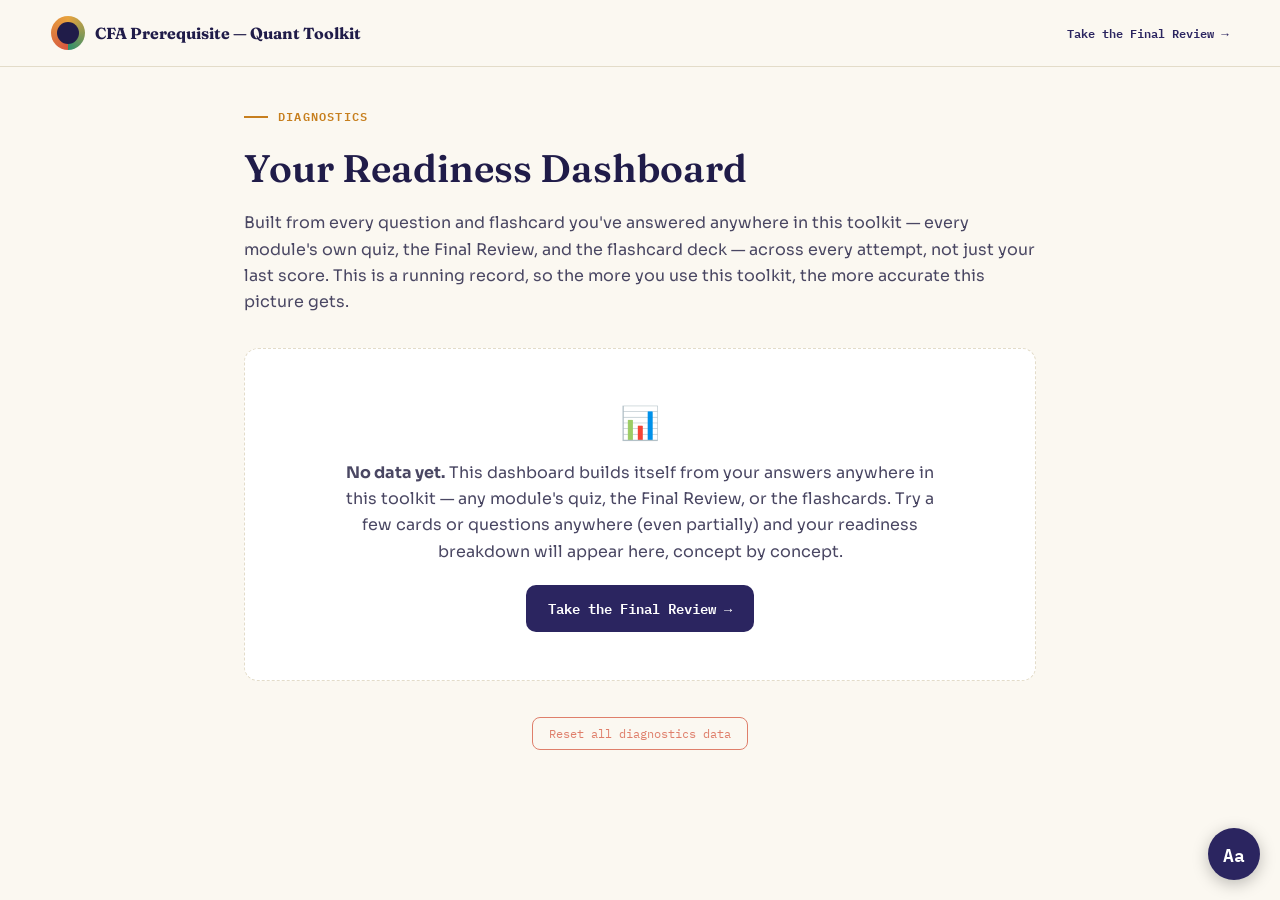
<file: readiness/index.html>
<!DOCTYPE html>
<html lang="en">
<head>
<meta charset="UTF-8">
<meta name="viewport" content="width=device-width, initial-scale=1.0">
<title>Readiness Dashboard — CFA Prerequisite Quant Toolkit</title>
<link rel="stylesheet" href="styles.css">
<style>
  body{ margin:0; background:var(--paper); }
  .topbar{
    padding:16px 4vw; display:flex; align-items:center; justify-content:space-between;
    border-bottom:1px solid var(--line); position:sticky; top:0; background:var(--paper); z-index:10;
  }
  .topbar-left{ display:flex; align-items:center; gap:10px; text-decoration:none; }
  .brand-name{ font-family:var(--font-display); font-weight:700; font-size:1rem; color:var(--indigo-deep); }
  .wrap{ max-width:920px; margin:0 auto; padding:40px 5vw 80px; }
  .eyebrow{
    font-family:var(--font-mono); font-size:.75rem; letter-spacing:.1em; text-transform:uppercase;
    color:var(--amber-deep); font-weight:600; margin-bottom:10px; display:flex; align-items:center; gap:10px;
  }
  .eyebrow::before{ content:""; width:24px; height:2px; background:var(--amber-deep); display:inline-block; }
  h1{ font-family:var(--font-display); font-size:clamp(1.7rem,3.4vw,2.4rem); color:var(--indigo-deep); margin:0 0 10px; }
  .lede{ color:var(--ink-soft); font-size:1rem; margin:0 0 32px; max-width:75ch; }

  .empty-state{
    background:#fff; border:1.5px dashed var(--line); border-radius:14px; padding:48px 32px; text-align:center; margin-bottom:32px;
  }
  .empty-state p{ color:var(--ink-soft); max-width:50ch; margin:10px auto 20px; }
  .start-btn{
    font-family:var(--font-mono); font-size:.85rem; font-weight:700; background:var(--indigo); color:#fff;
    border:none; padding:12px 22px; border-radius:10px; cursor:pointer; text-decoration:none; display:inline-block;
  }
  .start-btn:hover{ background:var(--indigo-deep); }

  .summary-row{ display:flex; gap:14px; flex-wrap:wrap; margin-bottom:32px; }
  .summary-card{
    flex:1; min-width:140px; background:#fff; border:1px solid var(--line); border-radius:12px; padding:16px 18px;
  }
  .summary-card .k{ font-family:var(--font-mono); font-size:.68rem; text-transform:uppercase; letter-spacing:.05em; color:var(--ink-soft); margin-bottom:6px; }
  .summary-card .v{ font-family:var(--font-display); font-size:1.6rem; font-weight:700; color:var(--indigo-deep); }

  .focus-section{ margin-bottom:36px; }
  .focus-section h2{ font-family:var(--font-mono); font-size:.8rem; text-transform:uppercase; letter-spacing:.05em; color:var(--indigo); margin:0 0 14px; }
  .concept-pill{
    display:inline-flex; align-items:center; gap:8px; background:#fff; border:1px solid var(--line); border-radius:20px;
    padding:7px 14px; margin:0 8px 8px 0; font-size:.82rem;
  }
  .concept-pill .dot{ width:8px; height:8px; border-radius:50%; flex:0 0 auto; }
  .concept-pill .pct{ font-family:var(--font-mono); font-size:.75rem; color:var(--ink-soft); }

  .module-card{
    background:#fff; border:1px solid var(--line); border-radius:14px; padding:22px 24px; margin-bottom:16px;
  }
  .module-card-head{ display:flex; align-items:center; justify-content:space-between; flex-wrap:wrap; gap:10px; margin-bottom:14px; }
  .module-card-head h3{ font-family:var(--font-display); font-size:1.15rem; color:var(--indigo-deep); margin:0; }
  .verdict{
    font-family:var(--font-mono); font-size:.7rem; font-weight:700; text-transform:uppercase; letter-spacing:.04em;
    padding:5px 12px; border-radius:20px;
  }
  .verdict.ready{ background:#E4F4EC; color:#1c5b41; }
  .verdict.review{ background:#FFF6E6; color:#C77F1E; }
  .verdict.notready{ background:#FBE7E2; color:#8a2f1c; }
  .verdict.unassessed{ background:var(--paper-dim); color:var(--ink-soft); }

  .concept-row{ display:flex; align-items:center; gap:10px; font-size:.82rem; margin-bottom:8px; }
  .concept-row .name{ width:220px; flex:0 0 auto; color:var(--ink); }
  .concept-row .track{ flex:1; height:8px; background:var(--paper-dim); border-radius:4px; overflow:hidden; }
  .concept-row .fill{ height:100%; border-radius:4px; }
  .concept-row .stat{ font-family:var(--font-mono); font-size:.72rem; color:var(--ink-soft); width:70px; text-align:right; }

  .reset-row{ text-align:center; margin-top:36px; }
  .reset-btn{
    font-family:var(--font-mono); font-size:.75rem; color:var(--red); background:none; border:1px solid var(--red);
    padding:8px 16px; border-radius:8px; cursor:pointer; opacity:.75;
  }
  .reset-btn:hover{ opacity:1; }
</style>
</head>
<body>

<div class="topbar">
  <a href="../index.html" class="topbar-left">
    <span class="brand-mark"></span>
    <span class="brand-name">CFA Prerequisite — Quant Toolkit</span>
  </a>
  <a href="../final-review/index.html" style="font-family:var(--font-mono); font-size:.78rem; color:var(--indigo); text-decoration:none; font-weight:600;">Take the Final Review →</a>
</div>

<div class="wrap">
  <div class="eyebrow">Diagnostics</div>
  <h1>Your Readiness Dashboard</h1>
  <p class="lede">Built from every question and flashcard you've answered anywhere in this toolkit — every module's own quiz, the Final Review, and the flashcard deck — across every attempt, not just your last score. This is a running record, so the more you use this toolkit, the more accurate this picture gets.</p>

  <div id="dashboardContent">
    <!-- populated by JS -->
  </div>

  <div class="reset-row">
    <button class="reset-btn" id="resetBtn">Reset all diagnostics data</button>
  </div>
</div>

<script src="../diagnostics.js"></script>
<script src="script.js"></script>
<script src="../accessibility.js"></script>
</body>
</html>
</file>
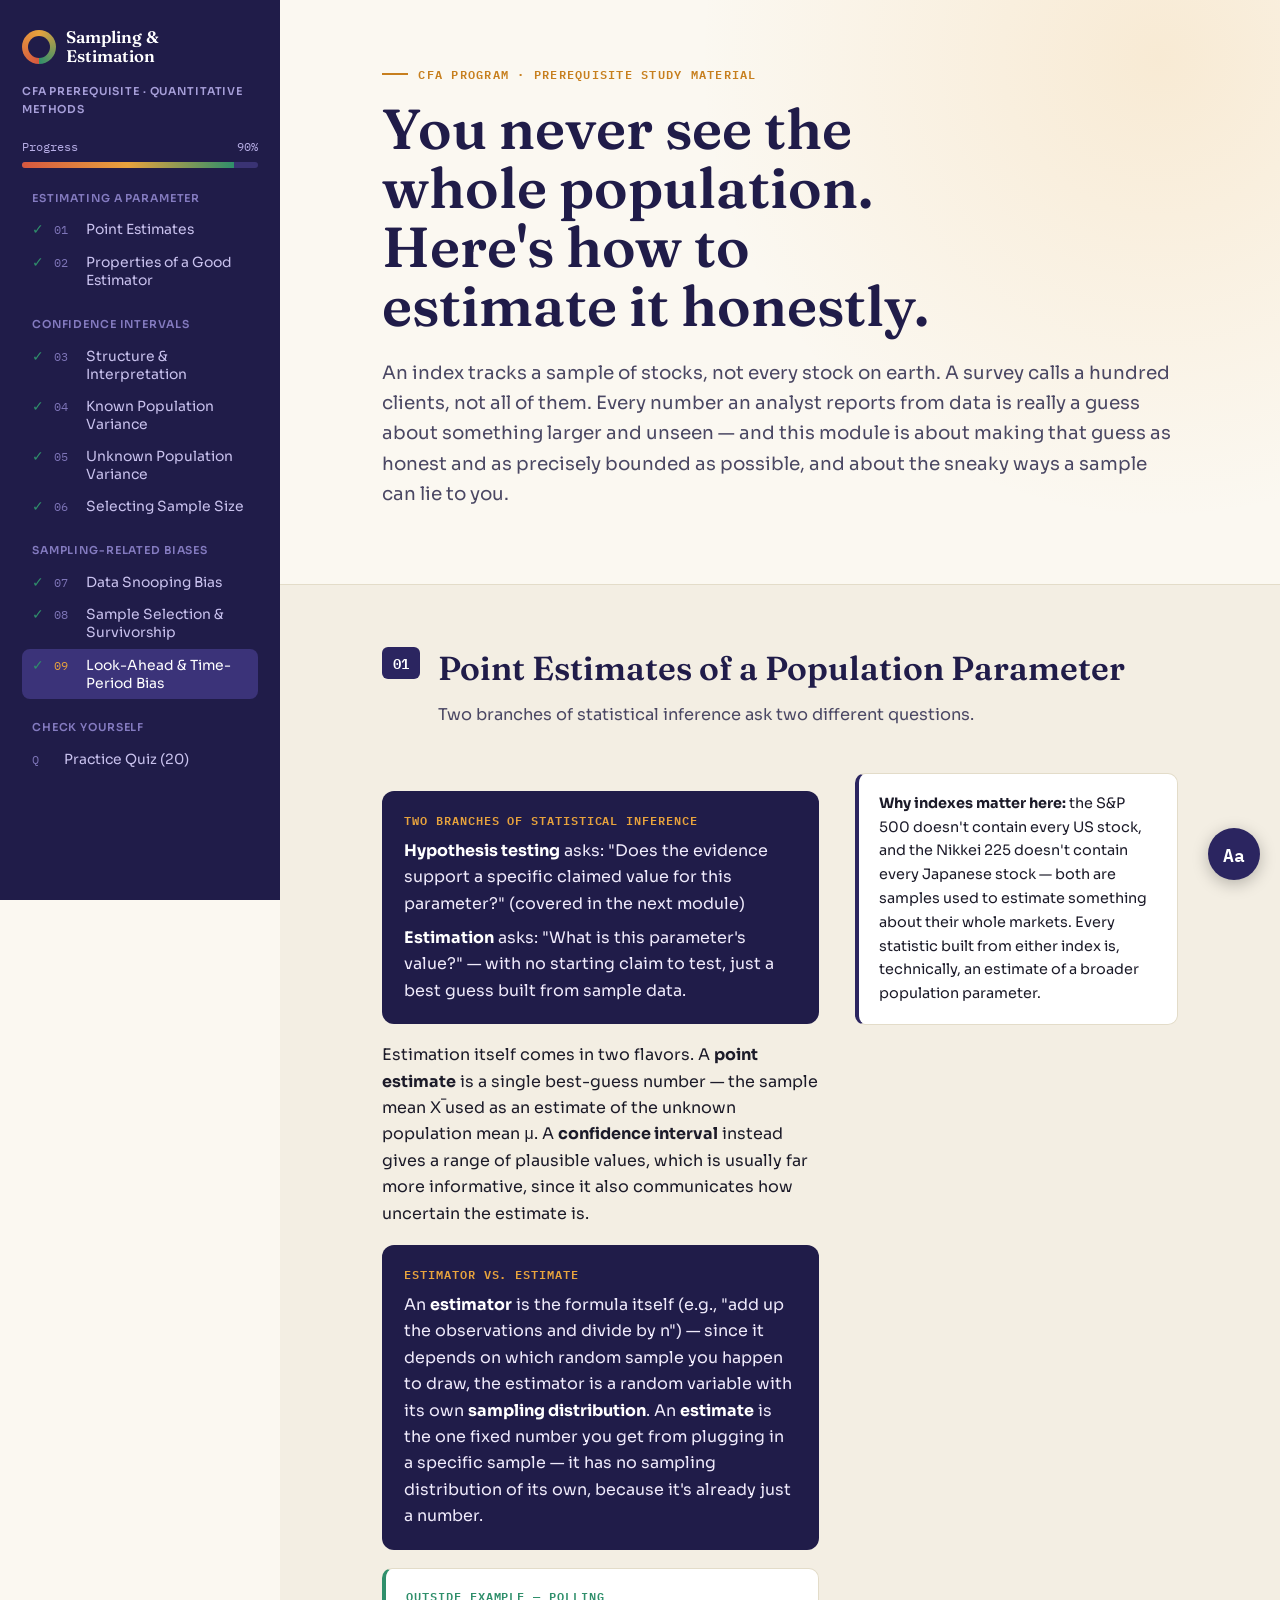
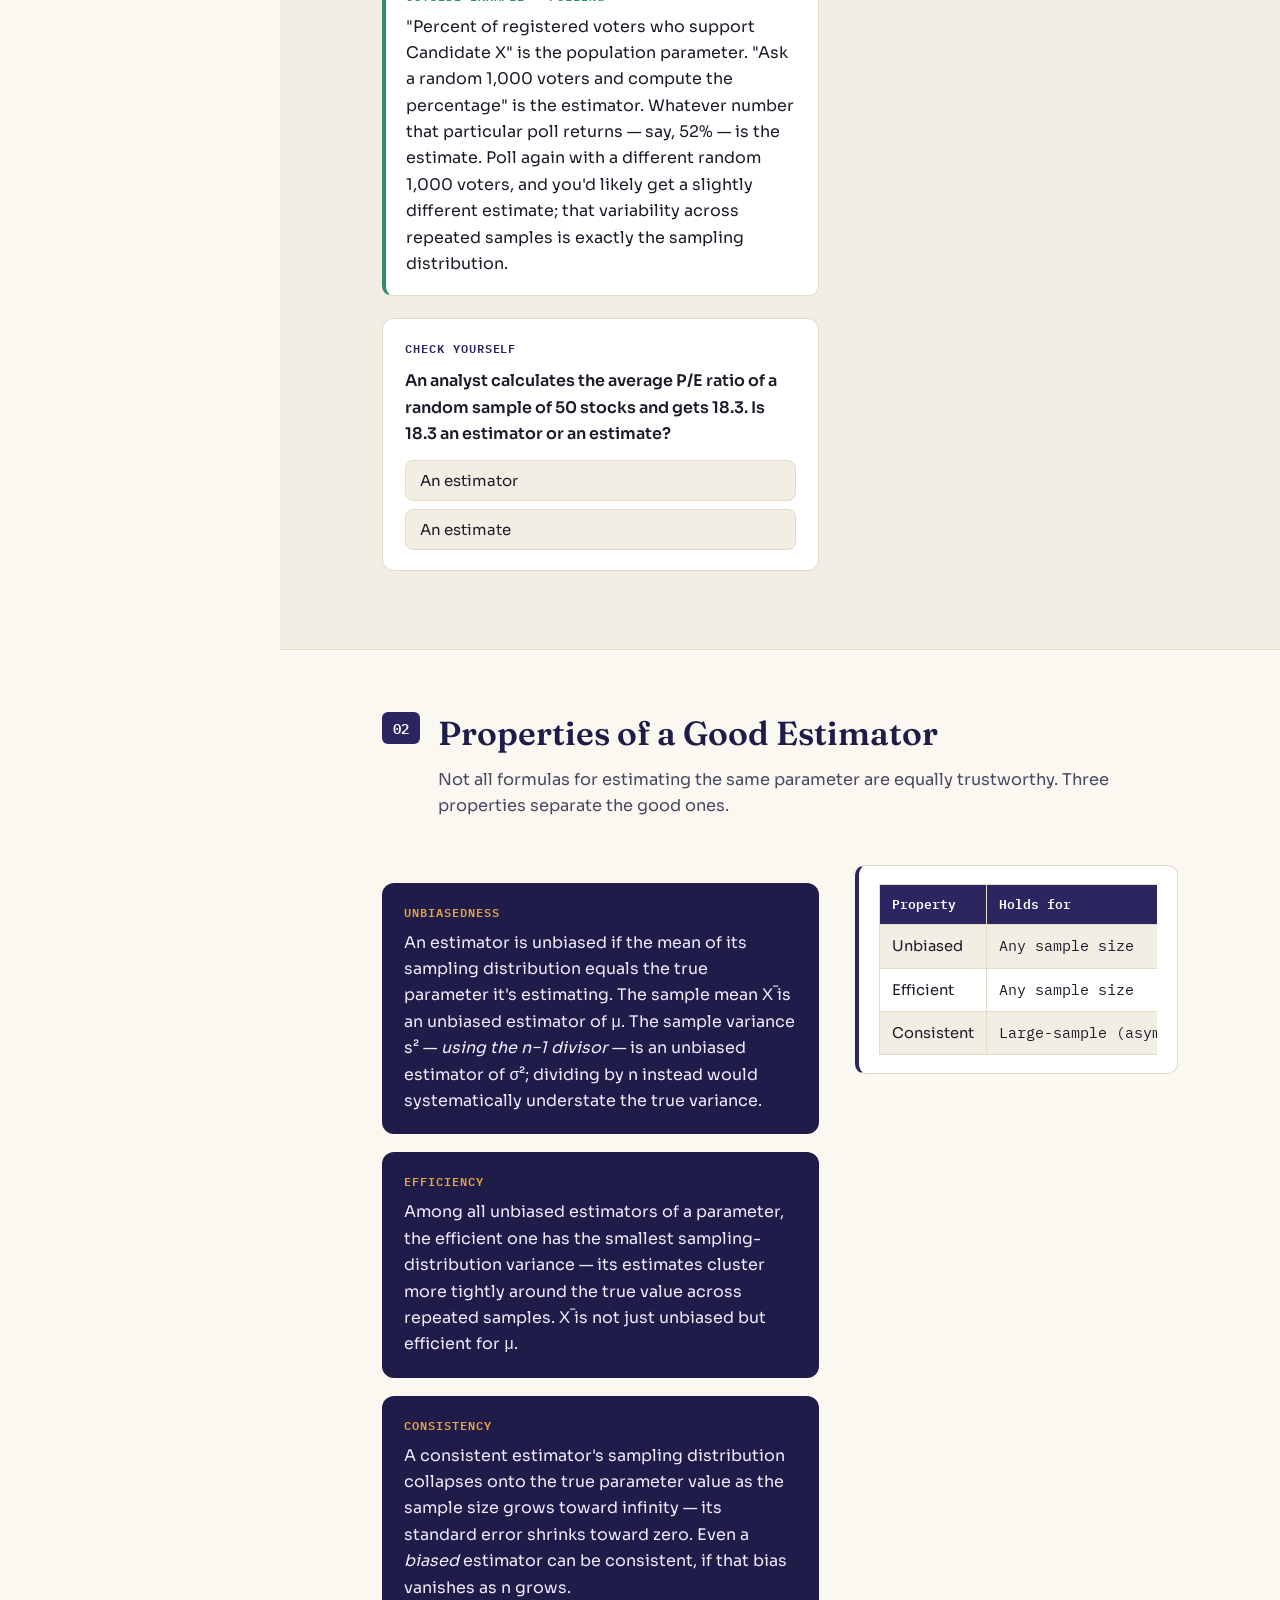
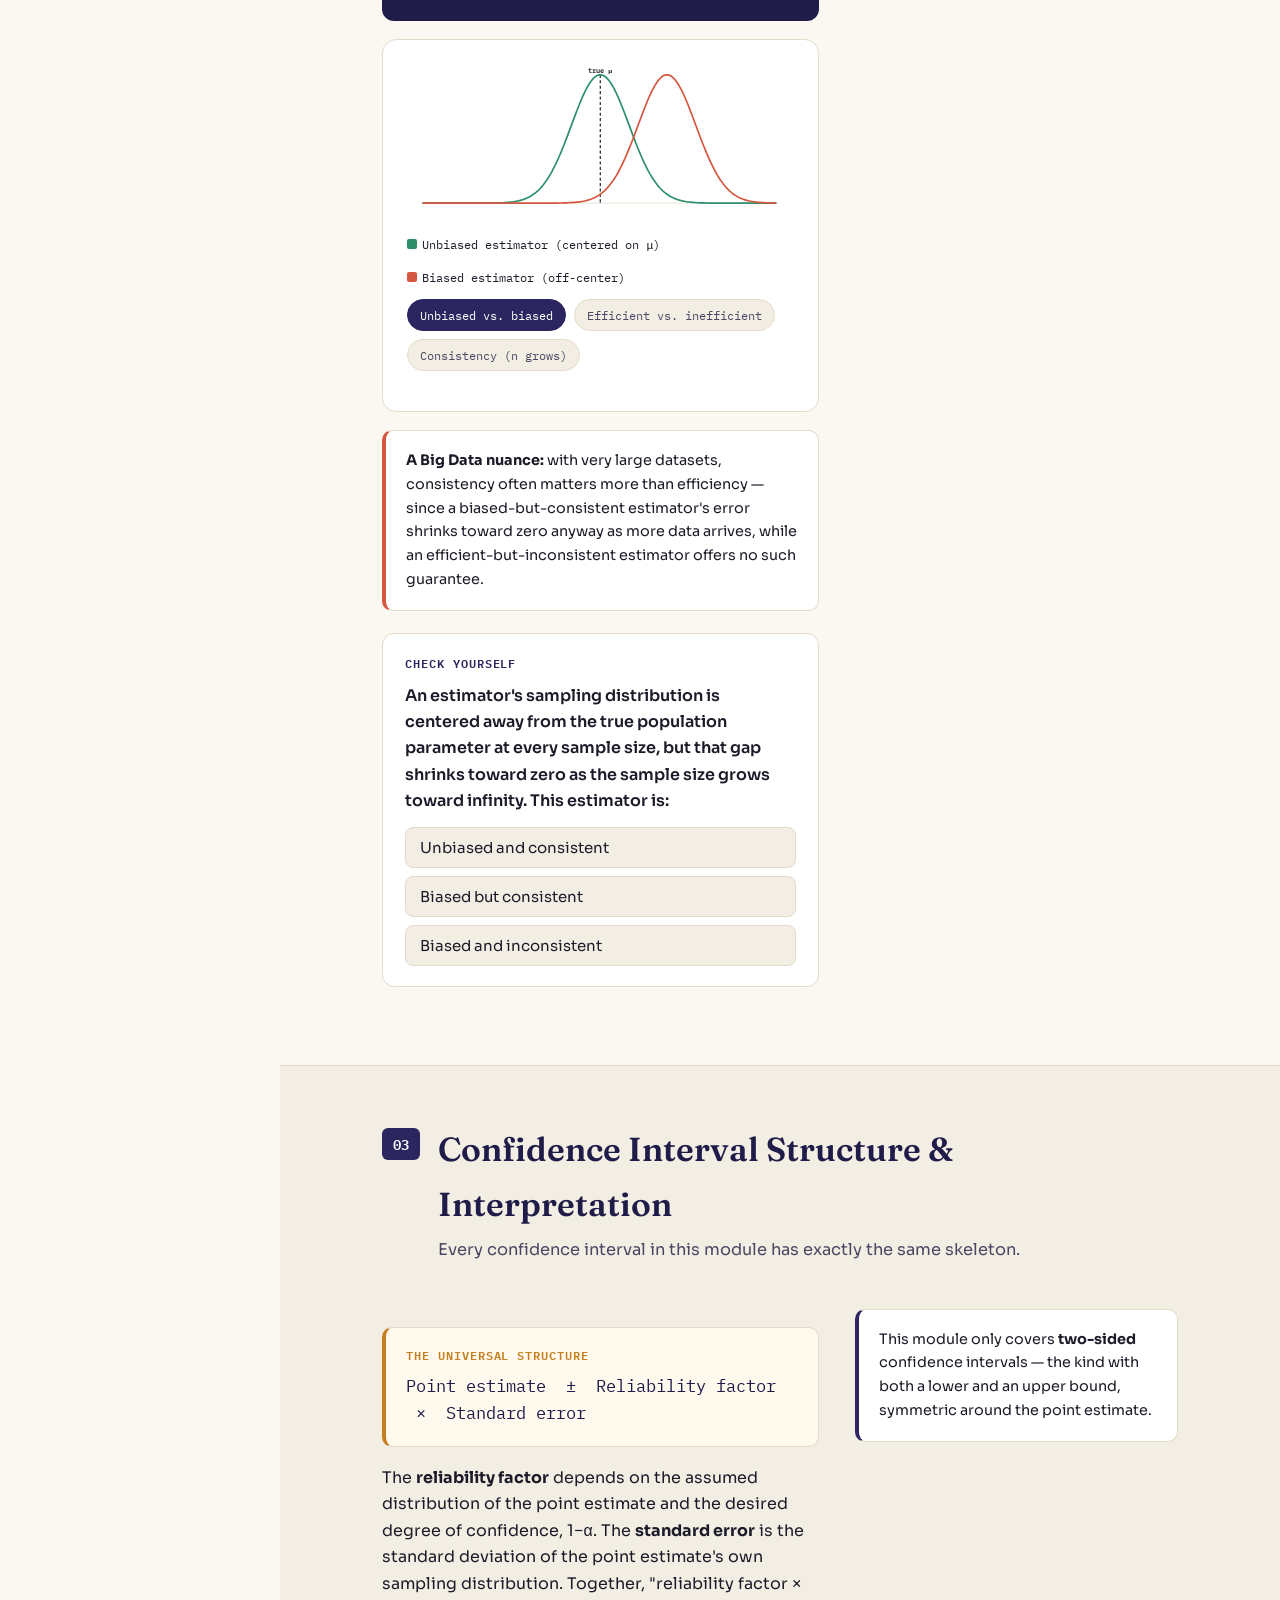
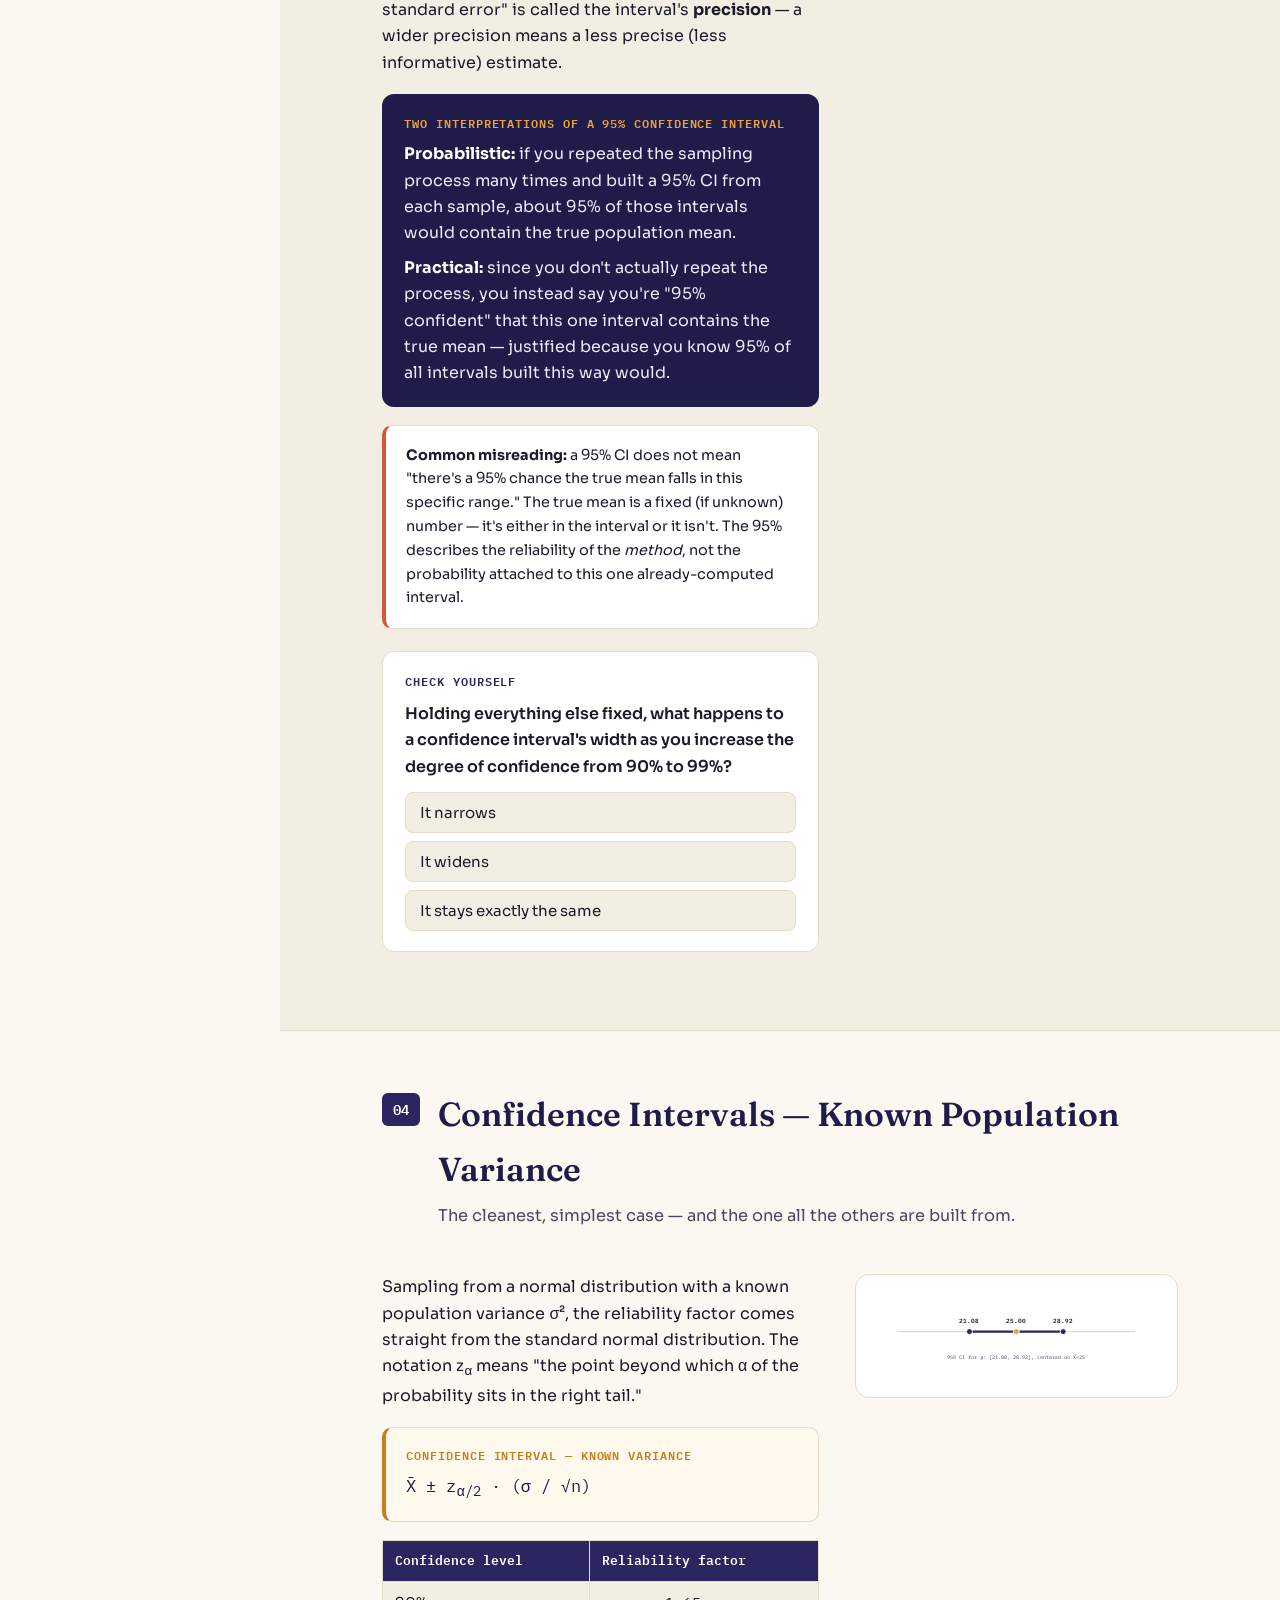
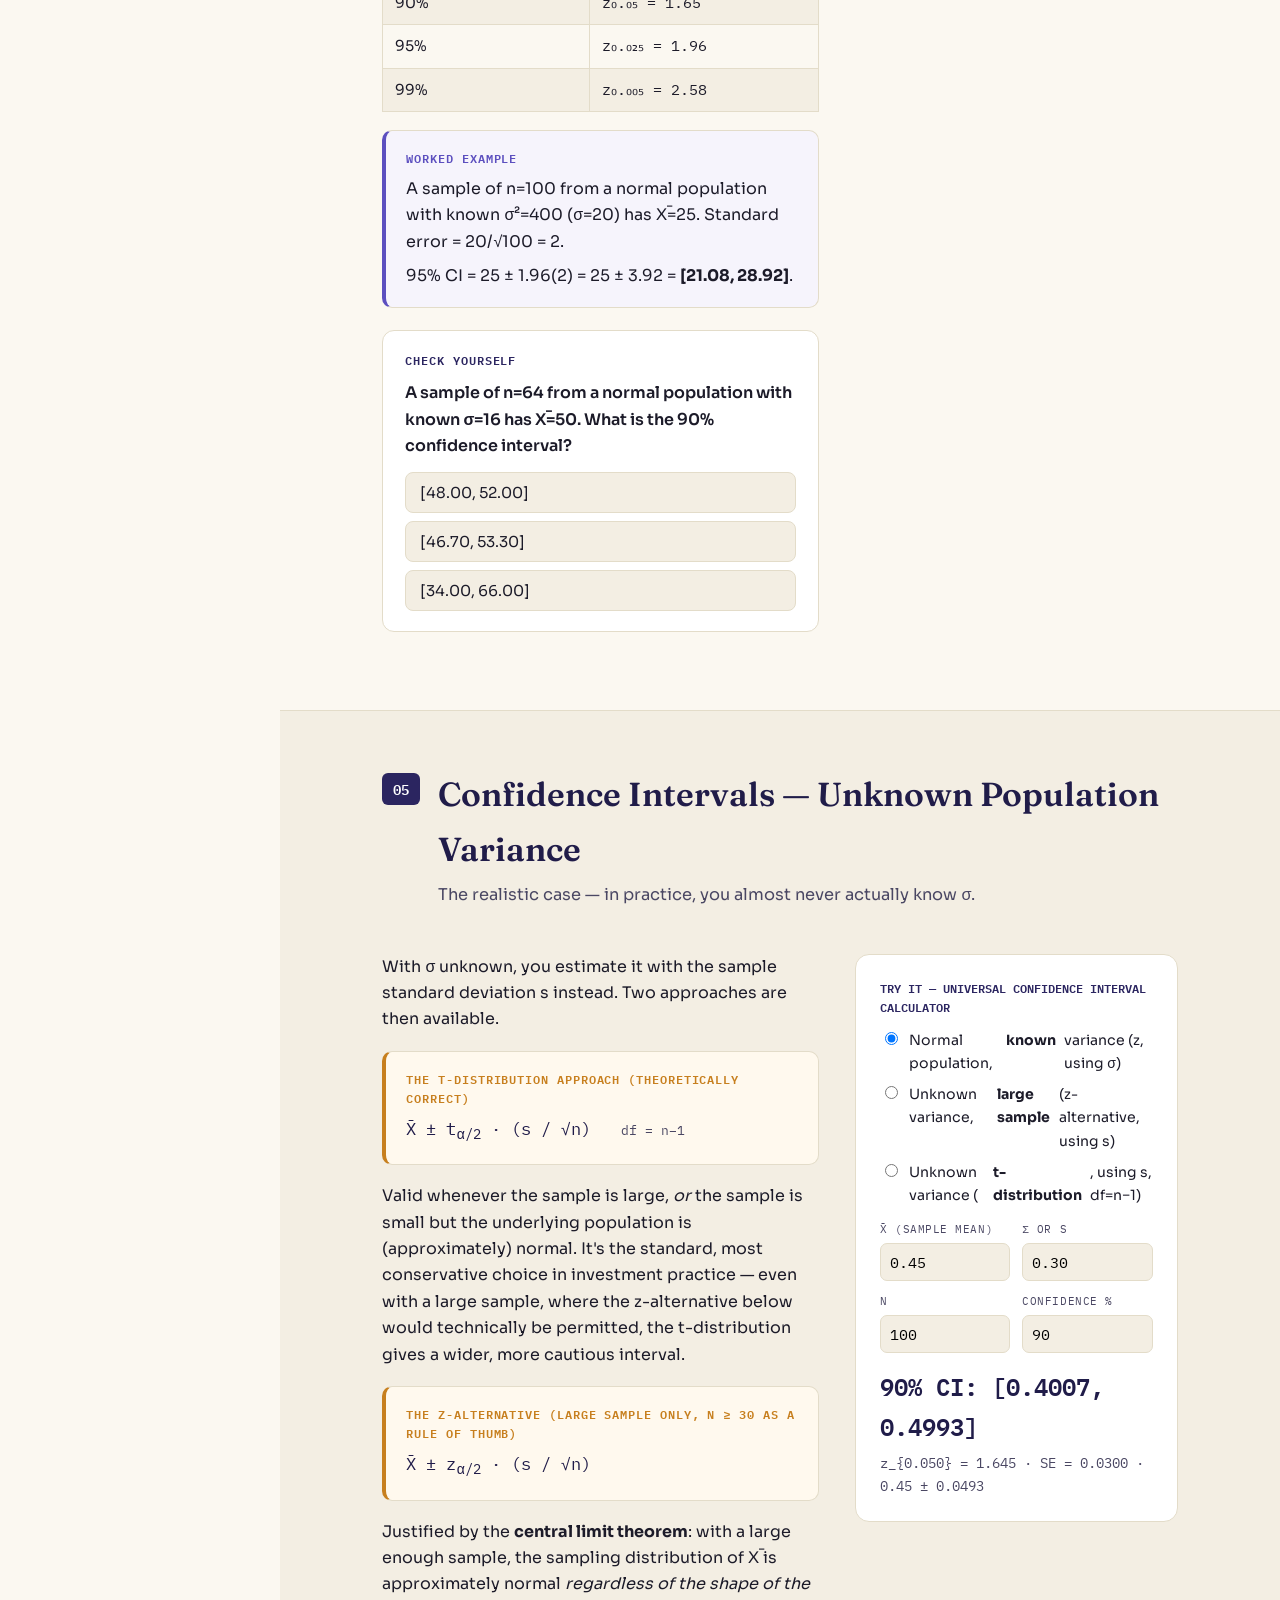
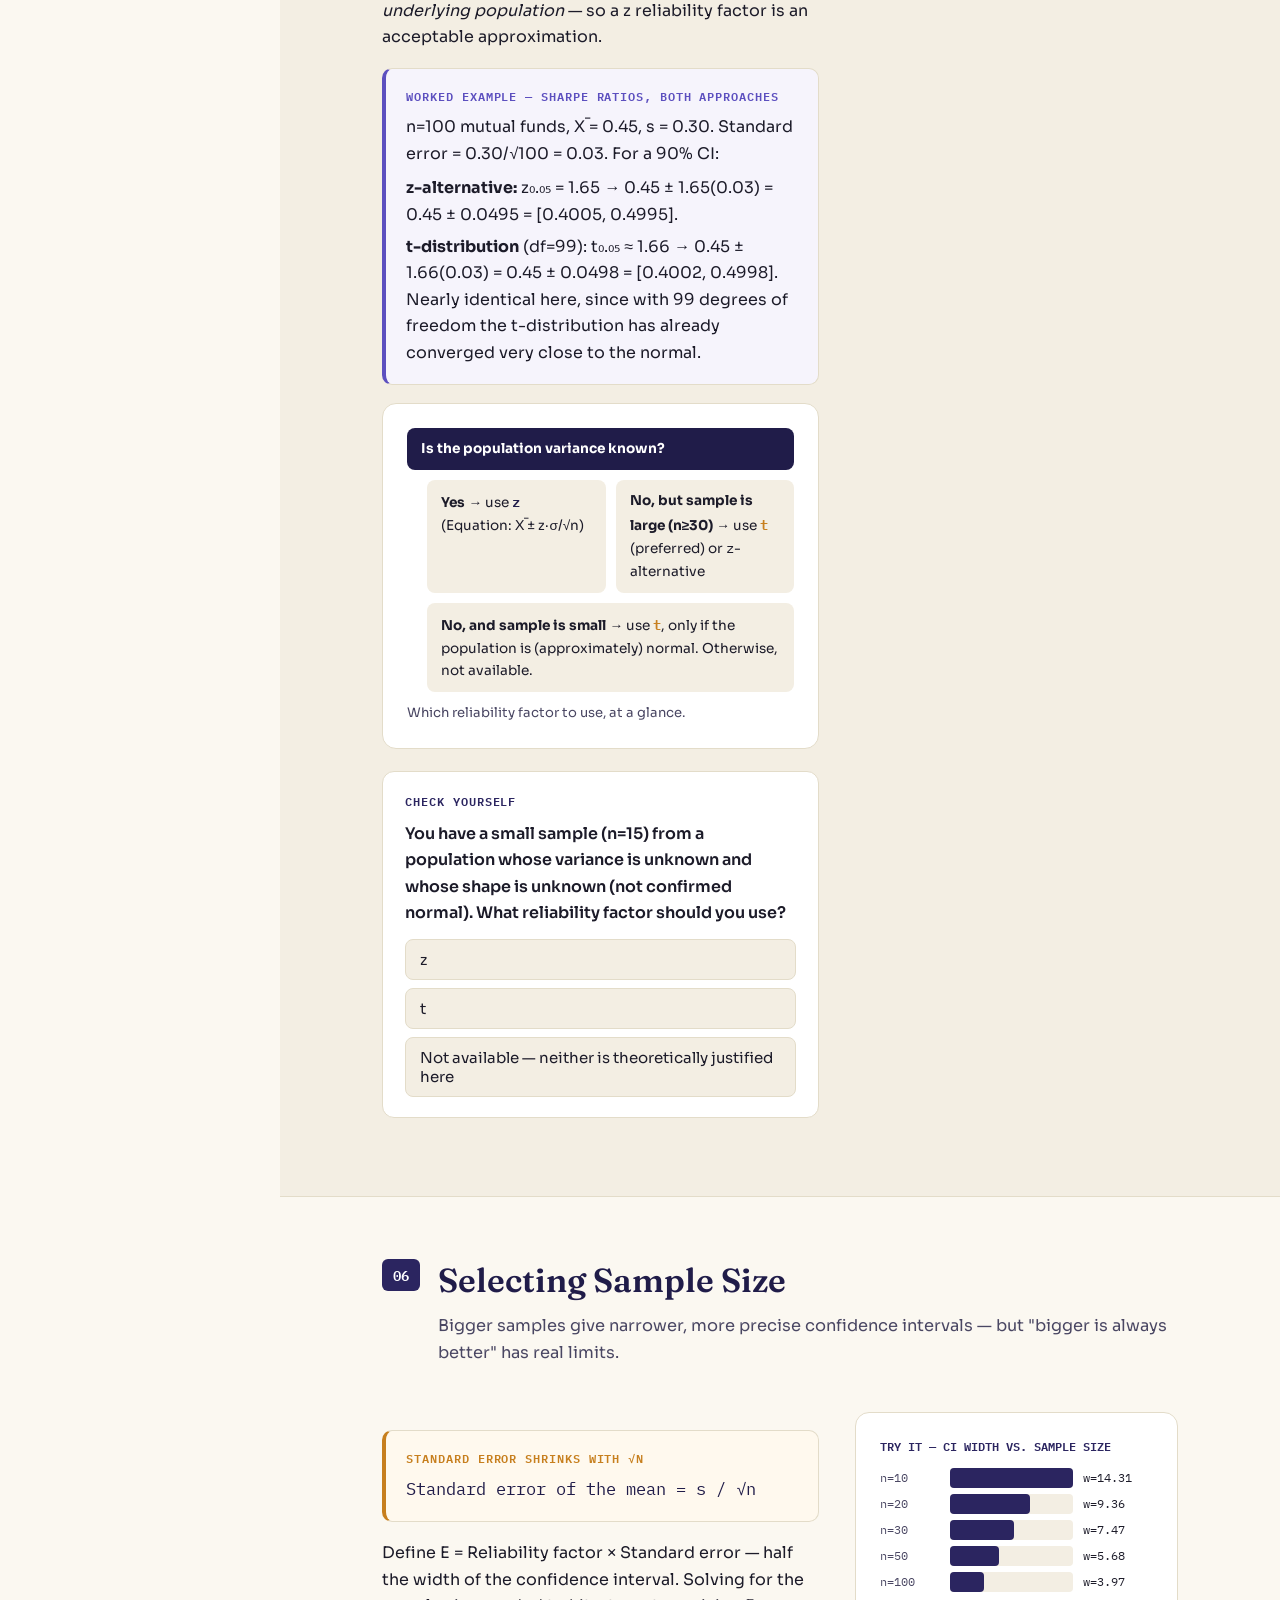
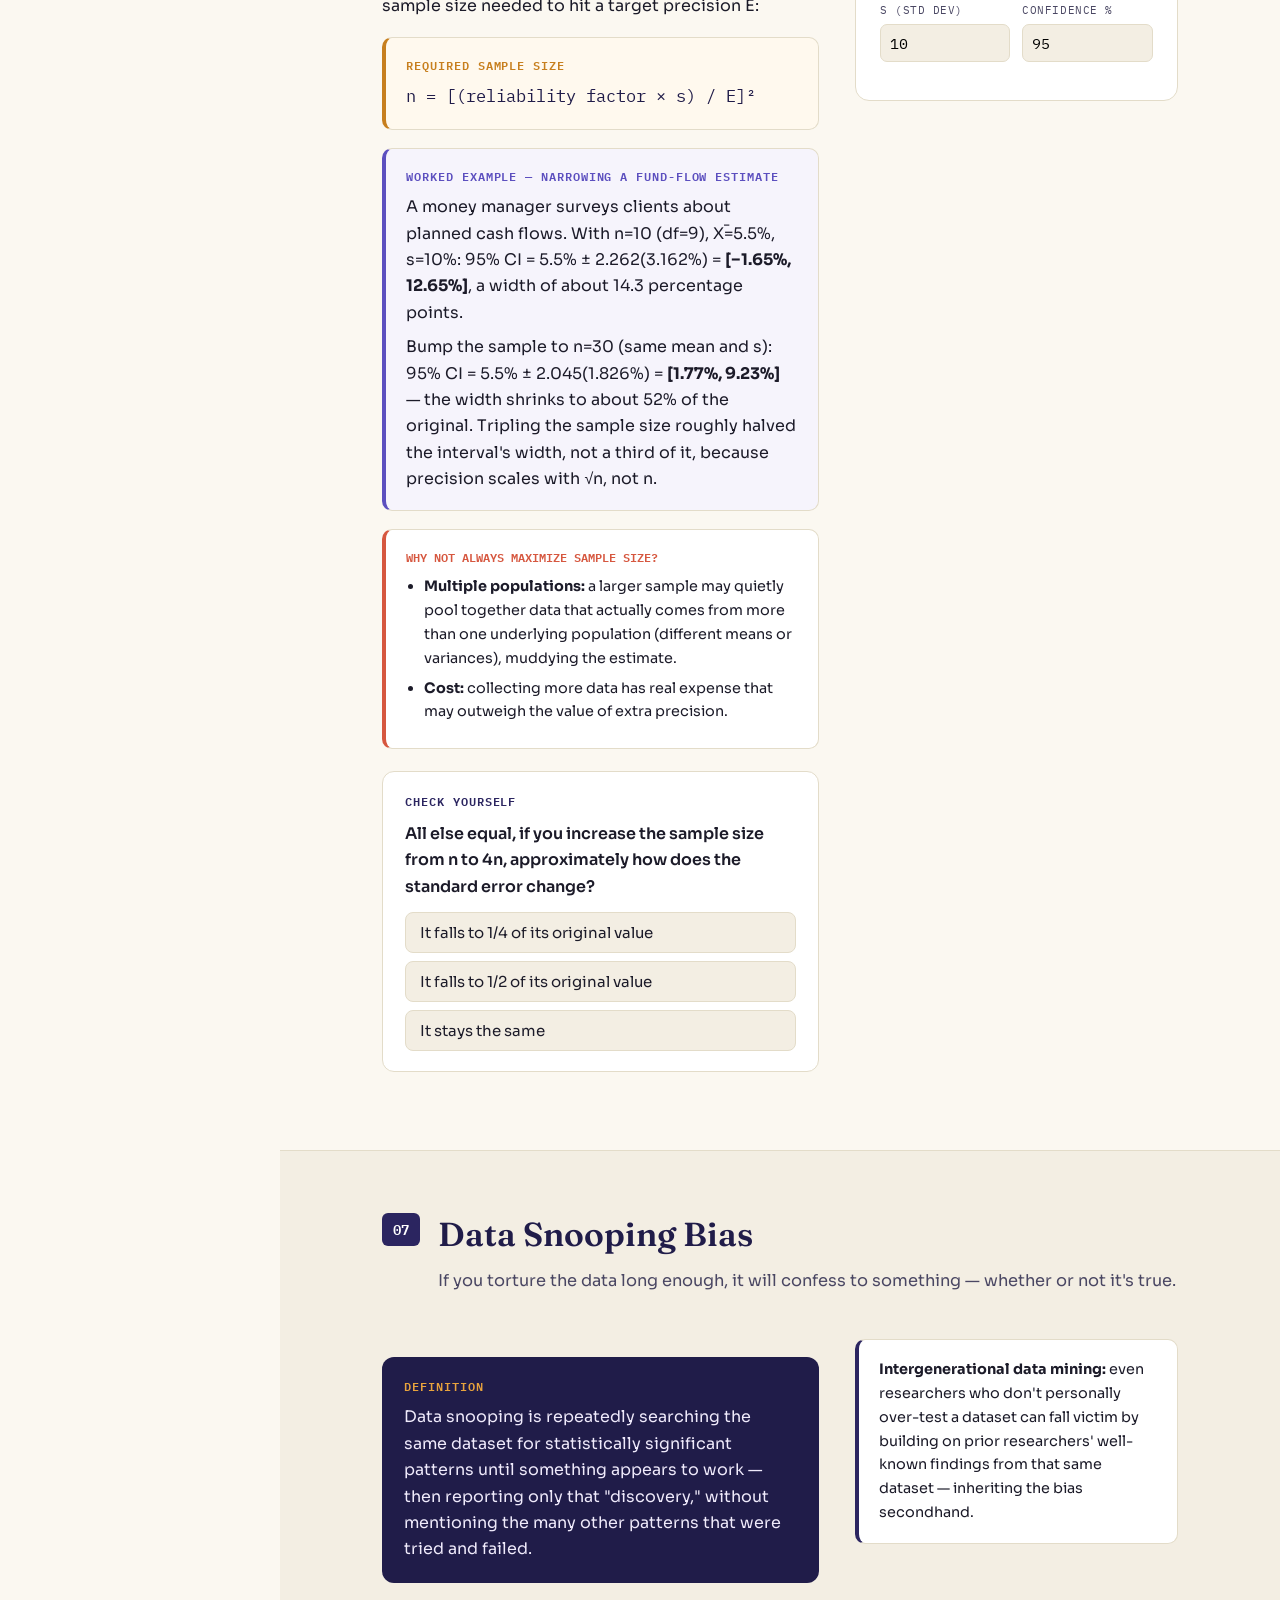
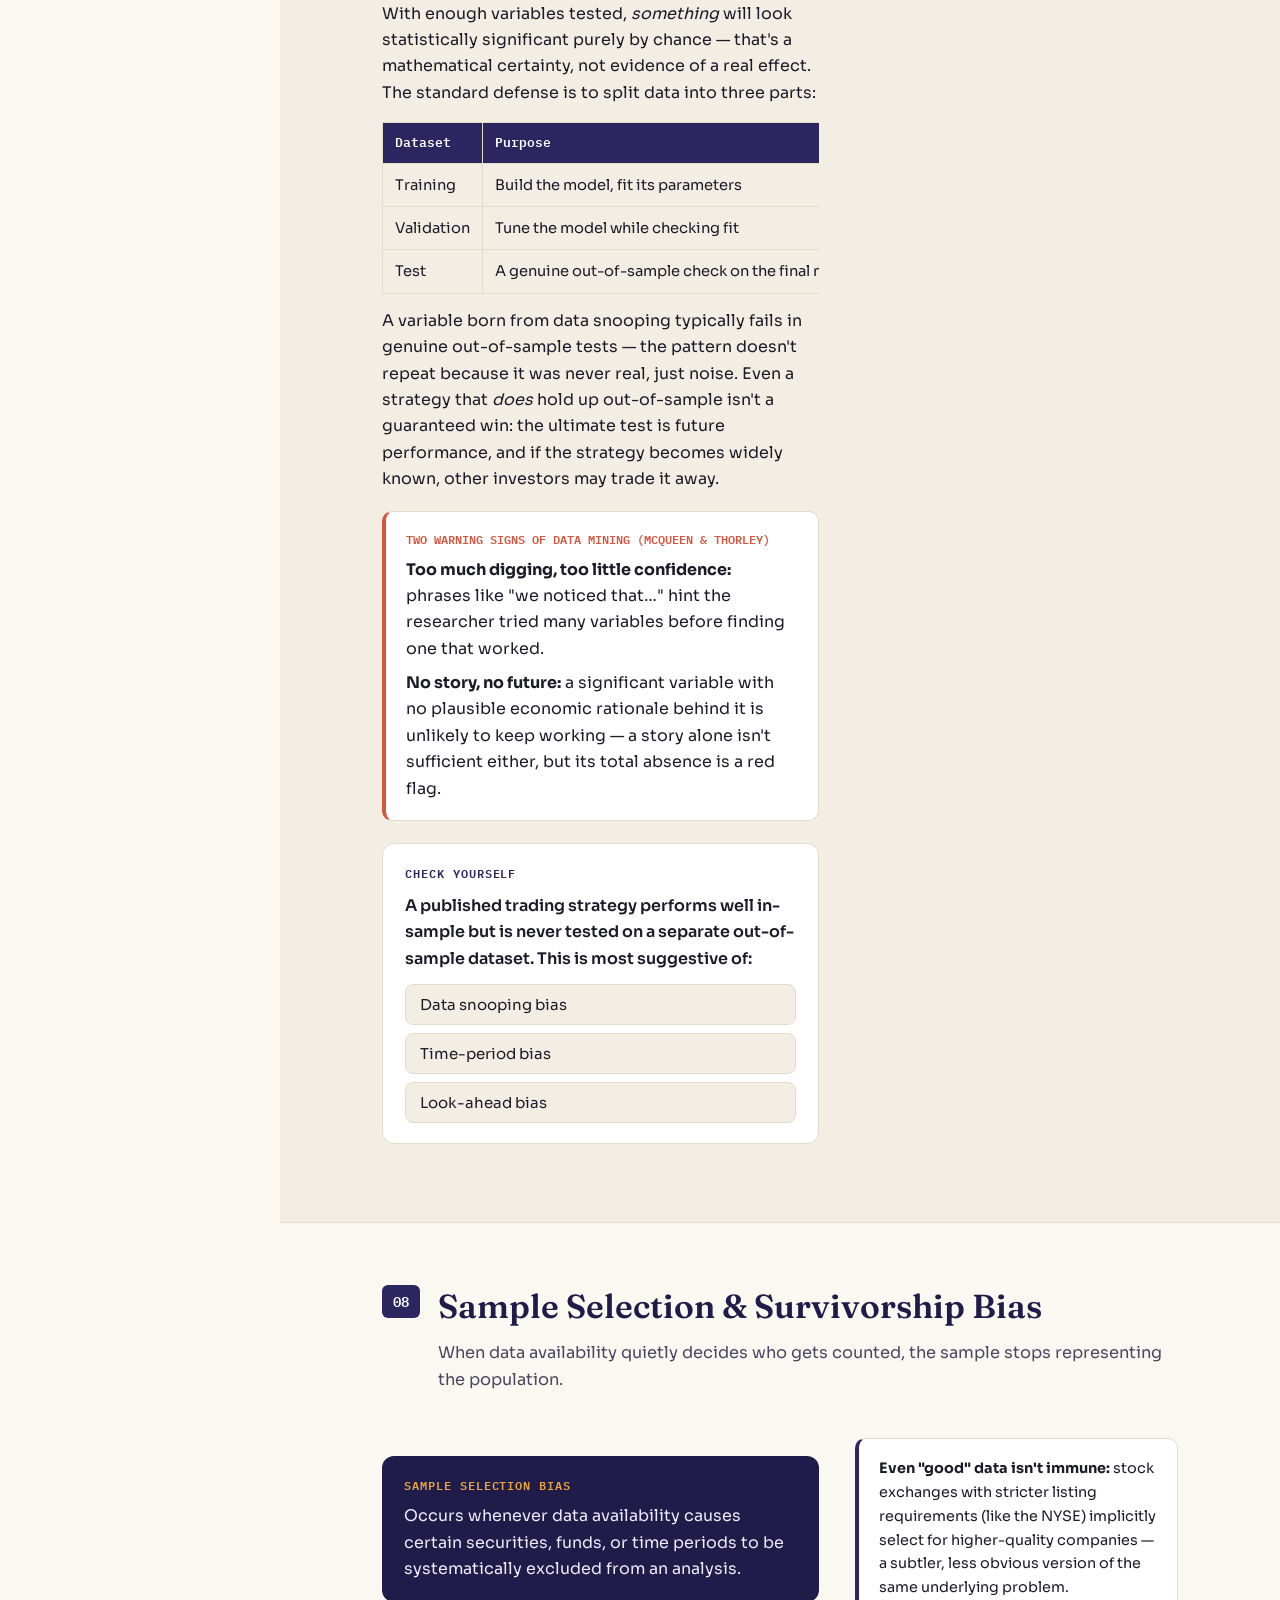
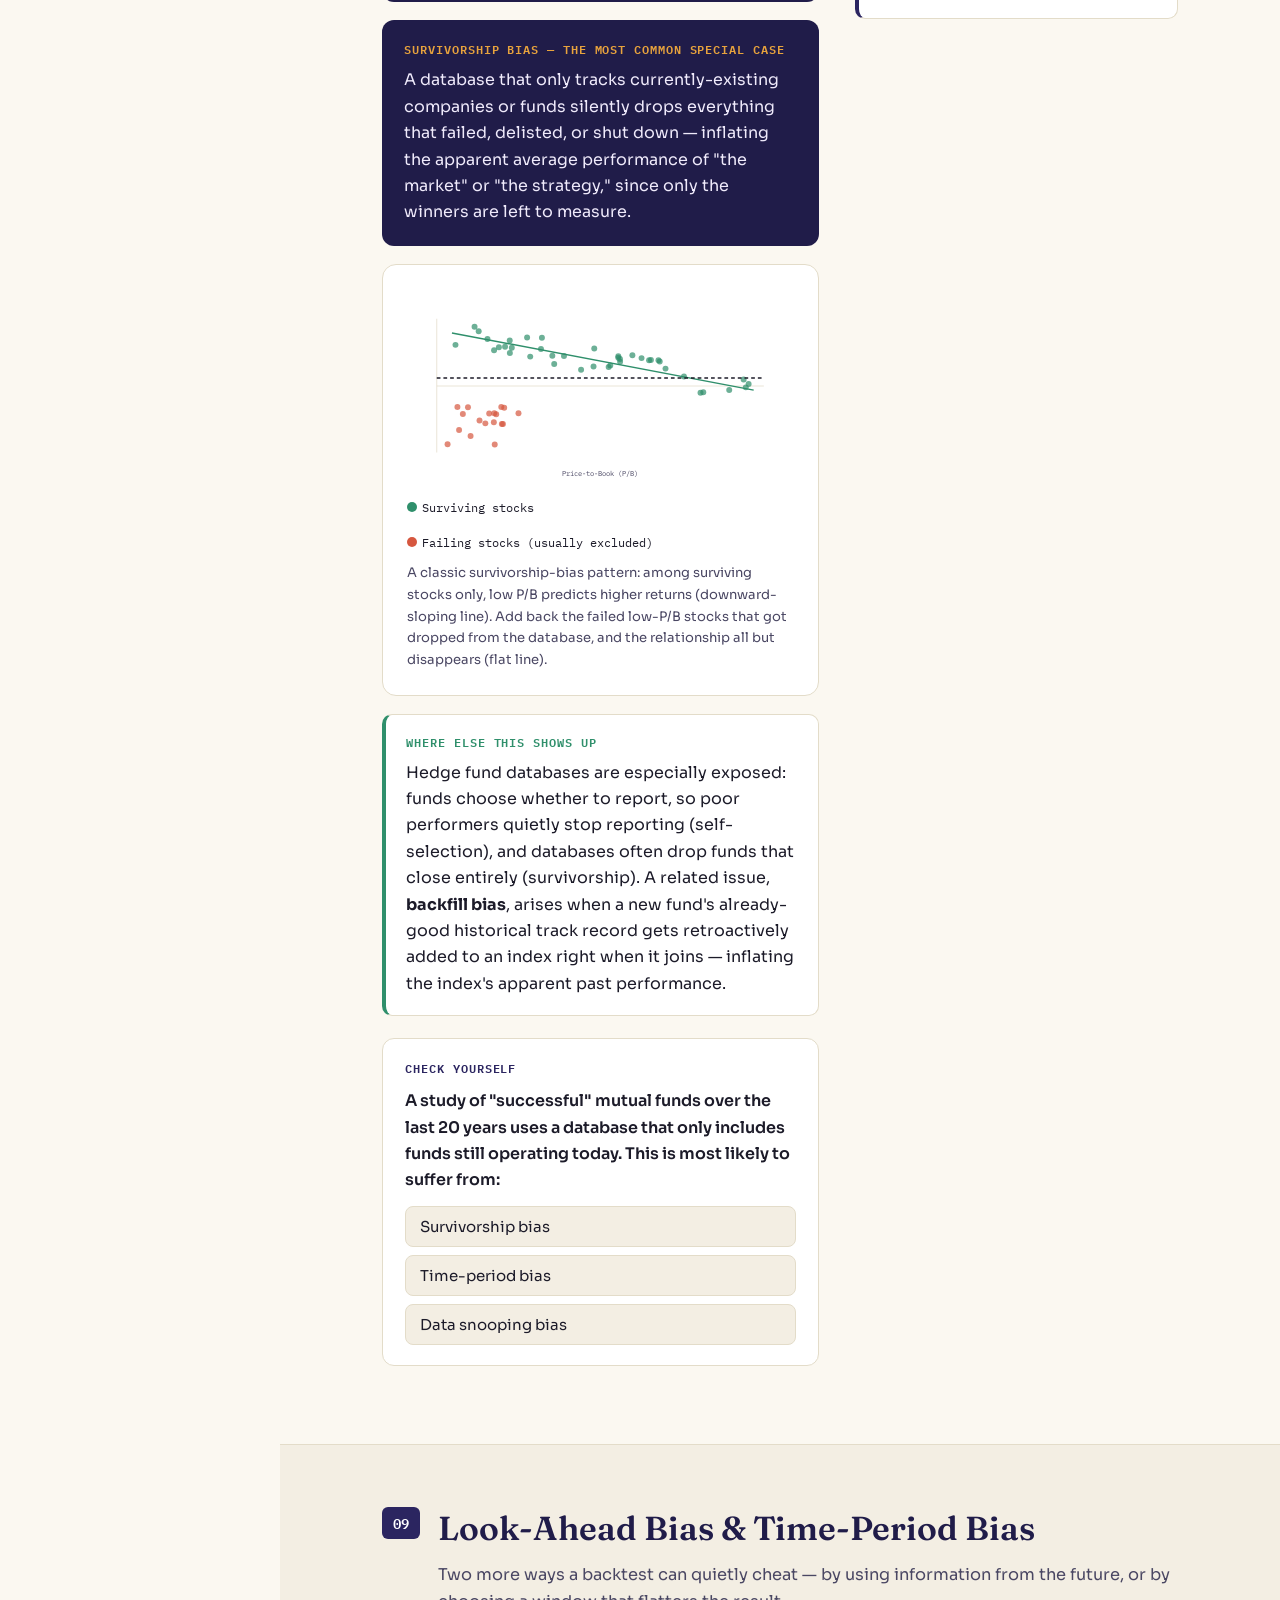
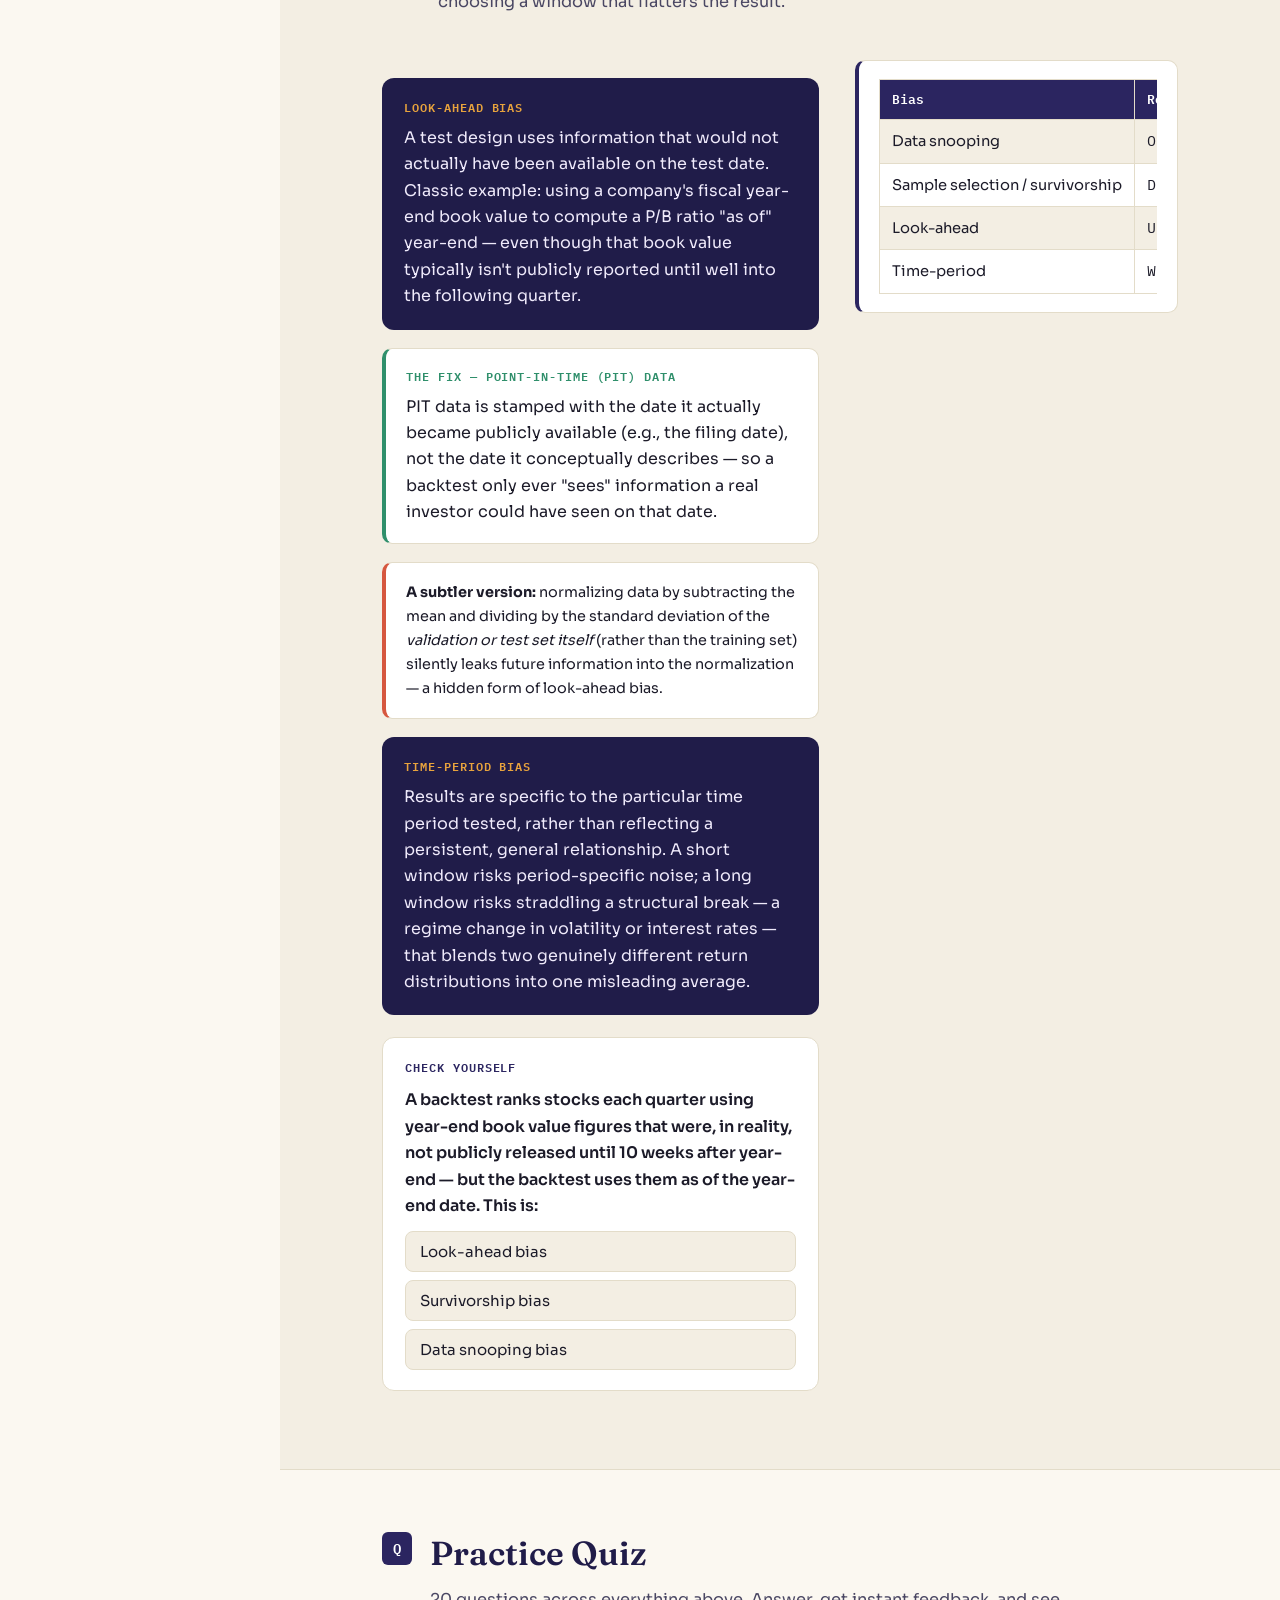
<file: sampling/index.html>
<!DOCTYPE html>
<html lang="en">
<head>
<meta charset="UTF-8">
<meta name="viewport" content="width=device-width, initial-scale=1.0">
<title>Sampling &amp; Estimation — CFA Prerequisite Quant Toolkit</title>
<link rel="stylesheet" href="styles.css">
</head>
<body>

<div class="mobile-bar">
  <strong style="font-family:var(--font-display)">X̄ → μ</strong>
  <button id="sidebarToggle">Menu</button>
</div>

<div class="app">

  <!-- ============ SIDEBAR ============ -->
  <nav class="sidebar" id="sidebar">
    <a href="../index.html" class="brand">
      <span class="brand-mark"></span>
      <span class="brand-name">Sampling &amp;<br>Estimation</span>
    </a>
    <div class="brand-sub">CFA Prerequisite · Quantitative Methods</div>

    <div class="progress-wrap">
      <div class="progress-label"><span>Progress</span><span id="progressPct">0%</span></div>
      <div class="progress-track"><div class="progress-fill" id="progressFill"></div></div>
    </div>

    <div class="toc-group-label">Estimating a Parameter</div>
    <ul class="toc">
      <li><a href="#sec-intro" data-sec="sec-intro"><span class="num">01</span>Point Estimates</a></li>
      <li><a href="#sec-properties" data-sec="sec-properties"><span class="num">02</span>Properties of a Good Estimator</a></li>
    </ul>

    <div class="toc-group-label">Confidence Intervals</div>
    <ul class="toc">
      <li><a href="#sec-cistructure" data-sec="sec-cistructure"><span class="num">03</span>Structure &amp; Interpretation</a></li>
      <li><a href="#sec-ciknown" data-sec="sec-ciknown"><span class="num">04</span>Known Population Variance</a></li>
      <li><a href="#sec-ciunknown" data-sec="sec-ciunknown"><span class="num">05</span>Unknown Population Variance</a></li>
      <li><a href="#sec-samplesize" data-sec="sec-samplesize"><span class="num">06</span>Selecting Sample Size</a></li>
    </ul>

    <div class="toc-group-label">Sampling-Related Biases</div>
    <ul class="toc">
      <li><a href="#sec-datasnooping" data-sec="sec-datasnooping"><span class="num">07</span>Data Snooping Bias</a></li>
      <li><a href="#sec-selectionbias" data-sec="sec-selectionbias"><span class="num">08</span>Sample Selection &amp; Survivorship</a></li>
      <li><a href="#sec-lookahead" data-sec="sec-lookahead"><span class="num">09</span>Look-Ahead &amp; Time-Period Bias</a></li>
    </ul>

    <div class="toc-group-label">Check Yourself</div>
    <ul class="toc">
      <li><a href="#sec-quiz" data-sec="sec-quiz"><span class="num">Q</span>Practice Quiz (20)</a></li>
    </ul>
  </nav>

  <!-- ============ MAIN ============ -->
  <main id="top">

    <header class="hero">
      <div class="eyebrow">CFA Program · Prerequisite Study Material</div>
      <h1>You never see the whole population. Here's how to estimate it honestly.</h1>
      <p class="lede">An index tracks a sample of stocks, not every stock on earth. A survey calls a hundred clients, not all of them. Every number an analyst reports from data is really a guess about something larger and unseen — and this module is about making that guess as honest and as precisely bounded as possible, and about the sneaky ways a sample can lie to you.</p>
    </header>

    <!-- =========================================================
         01 POINT ESTIMATES
    ========================================================== -->
    <section class="section" id="sec-intro">
      <div class="section-head">
        <span class="section-tag">01</span>
        <div>
          <h2>Point Estimates of a Population Parameter</h2>
          <p class="subhead">Two branches of statistical inference ask two different questions.</p>
        </div>
      </div>
      <div class="content-grid">
        <div>
          <div class="definition">
            <div class="label">Two branches of statistical inference</div>
            <p style="margin-bottom:8px;"><strong>Hypothesis testing</strong> asks: "Does the evidence support a specific claimed value for this parameter?" (covered in the next module)</p>
            <p style="margin:0;"><strong>Estimation</strong> asks: "What is this parameter's value?" — with no starting claim to test, just a best guess built from sample data.</p>
          </div>

          <p>Estimation itself comes in two flavors. A <strong>point estimate</strong> is a single best-guess number — the sample mean X̄ used as an estimate of the unknown population mean μ. A <strong>confidence interval</strong> instead gives a range of plausible values, which is usually far more informative, since it also communicates how uncertain the estimate is.</p>

          <div class="definition">
            <div class="label">Estimator vs. estimate</div>
            <p style="margin:0;">An <strong>estimator</strong> is the formula itself (e.g., "add up the observations and divide by n") — since it depends on which random sample you happen to draw, the estimator is a random variable with its own <strong>sampling distribution</strong>. An <strong>estimate</strong> is the one fixed number you get from plugging in a specific sample — it has no sampling distribution of its own, because it's already just a number.</p>
          </div>

          <div class="callout example">
            <div class="label">Outside example — polling</div>
            <p style="margin:0;">"Percent of registered voters who support Candidate X" is the population parameter. "Ask a random 1,000 voters and compute the percentage" is the estimator. Whatever number that particular poll returns — say, 52% — is the estimate. Poll again with a different random 1,000 voters, and you'd likely get a slightly different estimate; that variability across repeated samples is exactly the sampling distribution.</p>
          </div>

          <div class="checkin" data-checkin="c1">
            <div class="label">Check yourself</div>
            <div class="q">An analyst calculates the average P/E ratio of a random sample of 50 stocks and gets 18.3. Is 18.3 an estimator or an estimate?</div>
            <div class="opt-list">
              <button class="opt-btn" data-correct="false">An estimator</button>
              <button class="opt-btn" data-correct="true">An estimate</button>
            </div>
            <div class="checkin-feedback">Correct — 18.3 is one fixed number computed from one particular sample. The formula "average the sample" is the estimator; 18.3 is what that formula produced this time — the estimate.</div>
          </div>
        </div>
        <div>
          <div class="callout" style="margin-top:0;">
            <p style="margin:0; font-size:.9rem;"><strong>Why indexes matter here:</strong> the S&amp;P 500 doesn't contain every US stock, and the Nikkei 225 doesn't contain every Japanese stock — both are samples used to estimate something about their whole markets. Every statistic built from either index is, technically, an estimate of a broader population parameter.</p>
          </div>
        </div>
      </div>
    </section>

    <!-- =========================================================
         02 PROPERTIES OF A GOOD ESTIMATOR
    ========================================================== -->
    <section class="section" id="sec-properties">
      <div class="section-head">
        <span class="section-tag">02</span>
        <div>
          <h2>Properties of a Good Estimator</h2>
          <p class="subhead">Not all formulas for estimating the same parameter are equally trustworthy. Three properties separate the good ones.</p>
        </div>
      </div>
      <div class="content-grid">
        <div>
          <div class="definition">
            <div class="label">Unbiasedness</div>
            <p style="margin:0;">An estimator is unbiased if the mean of its sampling distribution equals the true parameter it's estimating. The sample mean X̄ is an unbiased estimator of μ. The sample variance s² — <em>using the n−1 divisor</em> — is an unbiased estimator of σ²; dividing by n instead would systematically understate the true variance.</p>
          </div>
          <div class="definition">
            <div class="label">Efficiency</div>
            <p style="margin:0;">Among all unbiased estimators of a parameter, the efficient one has the smallest sampling-distribution variance — its estimates cluster more tightly around the true value across repeated samples. X̄ is not just unbiased but efficient for μ.</p>
          </div>
          <div class="definition">
            <div class="label">Consistency</div>
            <p style="margin:0;">A consistent estimator's sampling distribution collapses onto the true parameter value as the sample size grows toward infinity — its standard error shrinks toward zero. Even a <em>biased</em> estimator can be consistent, if that bias vanishes as n grows.</p>
          </div>

          <div class="chart-card">
            <div id="propertiesChart"></div>
            <div class="calc-tabs" id="propTabs" style="margin-top:12px;">
              <button class="calc-tab active" data-prop="unbiased">Unbiased vs. biased</button>
              <button class="calc-tab" data-prop="efficient">Efficient vs. inefficient</button>
              <button class="calc-tab" data-prop="consistent">Consistency (n grows)</button>
            </div>
          </div>

          <div class="callout" style="border-left-color:var(--red);">
            <p style="margin:0; font-size:.9rem;"><strong>A Big Data nuance:</strong> with very large datasets, consistency often matters more than efficiency — since a biased-but-consistent estimator's error shrinks toward zero anyway as more data arrives, while an efficient-but-inconsistent estimator offers no such guarantee.</p>
          </div>

          <div class="checkin" data-checkin="c2">
            <div class="label">Check yourself</div>
            <div class="q">An estimator's sampling distribution is centered away from the true population parameter at every sample size, but that gap shrinks toward zero as the sample size grows toward infinity. This estimator is:</div>
            <div class="opt-list">
              <button class="opt-btn" data-correct="false">Unbiased and consistent</button>
              <button class="opt-btn" data-correct="true">Biased but consistent</button>
              <button class="opt-btn" data-correct="false">Biased and inconsistent</button>
            </div>
            <div class="checkin-feedback">Correct — bias means the sampling distribution's mean doesn't equal the true parameter at any finite sample size. But if that gap disappears as n → ∞, the estimator is still consistent.</div>
          </div>
        </div>
        <div>
          <div class="callout" style="margin-top:0;">
            <table class="exhibit" style="margin:0;">
              <tr><th>Property</th><th>Holds for</th></tr>
              <tr><td>Unbiased</td><td class="num">Any sample size</td></tr>
              <tr><td>Efficient</td><td class="num">Any sample size</td></tr>
              <tr><td>Consistent</td><td class="num">Large-sample (asymptotic) behavior</td></tr>
            </table>
          </div>
        </div>
      </div>
    </section>

    <!-- =========================================================
         03 CONFIDENCE INTERVAL STRUCTURE
    ========================================================== -->
    <section class="section" id="sec-cistructure">
      <div class="section-head">
        <span class="section-tag">03</span>
        <div>
          <h2>Confidence Interval Structure &amp; Interpretation</h2>
          <p class="subhead">Every confidence interval in this module has exactly the same skeleton.</p>
        </div>
      </div>
      <div class="content-grid">
        <div>
          <div class="callout formula">
            <div class="label">The universal structure</div>
            <div class="formula-body">Point estimate &nbsp;±&nbsp; Reliability factor &nbsp;×&nbsp; Standard error</div>
          </div>

          <p>The <strong>reliability factor</strong> depends on the assumed distribution of the point estimate and the desired degree of confidence, 1−α. The <strong>standard error</strong> is the standard deviation of the point estimate's own sampling distribution. Together, "reliability factor × standard error" is called the interval's <strong>precision</strong> — a wider precision means a less precise (less informative) estimate.</p>

          <div class="definition">
            <div class="label">Two interpretations of a 95% confidence interval</div>
            <p style="margin-bottom:8px;"><strong>Probabilistic:</strong> if you repeated the sampling process many times and built a 95% CI from each sample, about 95% of those intervals would contain the true population mean.</p>
            <p style="margin:0;"><strong>Practical:</strong> since you don't actually repeat the process, you instead say you're "95% confident" that this one interval contains the true mean — justified because you know 95% of all intervals built this way would.</p>
          </div>

          <div class="callout" style="border-left-color:var(--red);">
            <p style="margin:0; font-size:.9rem;"><strong>Common misreading:</strong> a 95% CI does not mean "there's a 95% chance the true mean falls in this specific range." The true mean is a fixed (if unknown) number — it's either in the interval or it isn't. The 95% describes the reliability of the <em>method</em>, not the probability attached to this one already-computed interval.</p>
          </div>

          <div class="checkin" data-checkin="c3">
            <div class="label">Check yourself</div>
            <div class="q">Holding everything else fixed, what happens to a confidence interval's width as you increase the degree of confidence from 90% to 99%?</div>
            <div class="opt-list">
              <button class="opt-btn" data-correct="false">It narrows</button>
              <button class="opt-btn" data-correct="true">It widens</button>
              <button class="opt-btn" data-correct="false">It stays exactly the same</button>
            </div>
            <div class="checkin-feedback">Correct — a higher degree of confidence requires a larger reliability factor, which widens the interval. You trade precision for confidence.</div>
          </div>
        </div>
        <div>
          <div class="callout" style="margin-top:0;">
            <p style="margin:0; font-size:.9rem;">This module only covers <strong>two-sided</strong> confidence intervals — the kind with both a lower and an upper bound, symmetric around the point estimate.</p>
          </div>
        </div>
      </div>
    </section>

    <!-- =========================================================
         04 CI — KNOWN VARIANCE
    ========================================================== -->
    <section class="section" id="sec-ciknown">
      <div class="section-head">
        <span class="section-tag">04</span>
        <div>
          <h2>Confidence Intervals — Known Population Variance</h2>
          <p class="subhead">The cleanest, simplest case — and the one all the others are built from.</p>
        </div>
      </div>
      <div class="content-grid">
        <div>
          <p>Sampling from a normal distribution with a known population variance σ², the reliability factor comes straight from the standard normal distribution. The notation z<sub>α</sub> means "the point beyond which α of the probability sits in the right tail."</p>

          <div class="callout formula">
            <div class="label">Confidence interval — known variance</div>
            <div class="formula-body">X̄ ± z<sub>α/2</sub> · (σ / √n)</div>
          </div>

          <table class="exhibit" style="margin:14px 0;">
            <tr><th>Confidence level</th><th>Reliability factor</th></tr>
            <tr><td>90%</td><td class="num">z₀.₀₅ = 1.65</td></tr>
            <tr><td>95%</td><td class="num">z₀.₀₂₅ = 1.96</td></tr>
            <tr><td>99%</td><td class="num">z₀.₀₀₅ = 2.58</td></tr>
          </table>

          <div class="callout finance">
            <div class="label">Worked example</div>
            <p style="margin:0 0 8px;">A sample of n=100 from a normal population with known σ²=400 (σ=20) has X̄=25. Standard error = 20/√100 = 2.</p>
            <p style="margin:0;">95% CI = 25 ± 1.96(2) = 25 ± 3.92 = <strong>[21.08, 28.92]</strong>.</p>
          </div>

          <div class="checkin" data-checkin="c4">
            <div class="label">Check yourself</div>
            <div class="q">A sample of n=64 from a normal population with known σ=16 has X̄=50. What is the 90% confidence interval?</div>
            <div class="opt-list">
              <button class="opt-btn" data-correct="false">[48.00, 52.00]</button>
              <button class="opt-btn" data-correct="true">[46.70, 53.30]</button>
              <button class="opt-btn" data-correct="false">[34.00, 66.00]</button>
            </div>
            <div class="checkin-feedback">Correct — standard error = 16/√64 = 2. CI = 50 ± 1.65(2) = 50 ± 3.30 = [46.70, 53.30].</div>
          </div>
        </div>
        <div>
          <div id="ciKnownLine" class="chart-card" style="margin-top:0;"></div>
        </div>
      </div>
    </section>

    <!-- =========================================================
         05 CI — UNKNOWN VARIANCE
    ========================================================== -->
    <section class="section" id="sec-ciunknown">
      <div class="section-head">
        <span class="section-tag">05</span>
        <div>
          <h2>Confidence Intervals — Unknown Population Variance</h2>
          <p class="subhead">The realistic case — in practice, you almost never actually know σ.</p>
        </div>
      </div>
      <div class="content-grid">
        <div>
          <p>With σ unknown, you estimate it with the sample standard deviation s instead. Two approaches are then available.</p>

          <div class="callout formula">
            <div class="label">The t-distribution approach (theoretically correct)</div>
            <div class="formula-body">X̄ ± t<sub>α/2</sub> · (s / √n) &nbsp;&nbsp;<span style="font-size:.8rem; color:var(--ink-soft);">df = n−1</span></div>
          </div>
          <p>Valid whenever the sample is large, <em>or</em> the sample is small but the underlying population is (approximately) normal. It's the standard, most conservative choice in investment practice — even with a large sample, where the z-alternative below would technically be permitted, the t-distribution gives a wider, more cautious interval.</p>

          <div class="callout formula">
            <div class="label">The z-alternative (large sample only, n ≥ 30 as a rule of thumb)</div>
            <div class="formula-body">X̄ ± z<sub>α/2</sub> · (s / √n)</div>
          </div>
          <p>Justified by the <strong>central limit theorem</strong>: with a large enough sample, the sampling distribution of X̄ is approximately normal <em>regardless of the shape of the underlying population</em> — so a z reliability factor is an acceptable approximation.</p>

          <div class="callout finance">
            <div class="label">Worked example — Sharpe ratios, both approaches</div>
            <p style="margin:0 0 8px;">n=100 mutual funds, X̄ = 0.45, s = 0.30. Standard error = 0.30/√100 = 0.03. For a 90% CI:</p>
            <p style="margin:0 0 6px;"><strong>z-alternative:</strong> z₀.₀₅ = 1.65 → 0.45 ± 1.65(0.03) = 0.45 ± 0.0495 = [0.4005, 0.4995].</p>
            <p style="margin:0;"><strong>t-distribution</strong> (df=99): t₀.₀₅ ≈ 1.66 → 0.45 ± 1.66(0.03) = 0.45 ± 0.0498 = [0.4002, 0.4998]. Nearly identical here, since with 99 degrees of freedom the t-distribution has already converged very close to the normal.</p>
          </div>

          <div class="chart-card">
            <div id="ciFlowchart"></div>
            <p style="font-size:.82rem; color:var(--ink-soft); margin:10px 0 0;">Which reliability factor to use, at a glance.</p>
          </div>

          <div class="checkin" data-checkin="c5">
            <div class="label">Check yourself</div>
            <div class="q">You have a small sample (n=15) from a population whose variance is unknown and whose shape is unknown (not confirmed normal). What reliability factor should you use?</div>
            <div class="opt-list">
              <button class="opt-btn" data-correct="false">z</button>
              <button class="opt-btn" data-correct="false">t</button>
              <button class="opt-btn" data-correct="true">Not available — neither is theoretically justified here</button>
            </div>
            <div class="checkin-feedback">Correct — with a small sample from a non-normal (or unconfirmed) distribution, neither the CLT (needs a large sample) nor the small-sample t-distribution (needs population normality) applies.</div>
          </div>
        </div>
        <div>
          <div class="dist-card" style="margin-top:0;">
            <div class="label" style="font-family:var(--font-mono); font-size:.72rem; text-transform:uppercase; color:var(--indigo); font-weight:700; margin-bottom:12px;">Try it — universal confidence interval calculator</div>
            <div class="radio-row">
              <label><input type="radio" name="ciType" value="known" checked> Normal population, <b>known</b> variance (z, using σ)</label>
              <label><input type="radio" name="ciType" value="zalt"> Unknown variance, <b>large sample</b> (z-alternative, using s)</label>
              <label><input type="radio" name="ciType" value="t"> Unknown variance (<b>t-distribution</b>, using s, df=n−1)</label>
            </div>
            <div class="tvm-grid">
              <div class="tvm-field"><label>X̄ (sample mean)</label><input type="number" id="ciMean" value="0.45" step="0.01"></div>
              <div class="tvm-field" id="ciSigmaField"><label>σ or s</label><input type="number" id="ciSigma" value="0.30" step="0.01"></div>
              <div class="tvm-field"><label>n</label><input type="number" id="ciN" value="100" min="2" step="1"></div>
              <div class="tvm-field"><label>Confidence %</label><input type="number" id="ciConf" value="90" min="1" max="99.9" step="1"></div>
            </div>
            <div class="tvm-result" id="ciResult">90% CI: [0.4002, 0.4998]</div>
            <div class="calc-steps" id="ciSteps">t₀.₀₅(df=99) ≈ 1.660 · SE = 0.030 · 0.45 ± 0.0498</div>
          </div>
        </div>
      </div>
    </section>

    <!-- =========================================================
         06 SELECTING SAMPLE SIZE
    ========================================================== -->
    <section class="section" id="sec-samplesize">
      <div class="section-head">
        <span class="section-tag">06</span>
        <div>
          <h2>Selecting Sample Size</h2>
          <p class="subhead">Bigger samples give narrower, more precise confidence intervals — but "bigger is always better" has real limits.</p>
        </div>
      </div>
      <div class="content-grid">
        <div>
          <div class="callout formula">
            <div class="label">Standard error shrinks with √n</div>
            <div class="formula-body">Standard error of the mean = s / √n</div>
          </div>

          <p>Define E = Reliability factor × Standard error — half the width of the confidence interval. Solving for the sample size needed to hit a target precision E:</p>

          <div class="callout formula">
            <div class="label">Required sample size</div>
            <div class="formula-body">n = [(reliability factor × s) / E]²</div>
          </div>

          <div class="callout finance">
            <div class="label">Worked example — narrowing a fund-flow estimate</div>
            <p style="margin:0 0 8px;">A money manager surveys clients about planned cash flows. With n=10 (df=9), X̄=5.5%, s=10%: 95% CI = 5.5% ± 2.262(3.162%) = <strong>[−1.65%, 12.65%]</strong>, a width of about 14.3 percentage points.</p>
            <p style="margin:0;">Bump the sample to n=30 (same mean and s): 95% CI = 5.5% ± 2.045(1.826%) = <strong>[1.77%, 9.23%]</strong> — the width shrinks to about 52% of the original. Tripling the sample size roughly halved the interval's width, not a third of it, because precision scales with √n, not n.</p>
          </div>

          <div class="callout" style="border-left-color:var(--red);">
            <div class="label" style="font-family:var(--font-mono); font-size:.72rem; text-transform:uppercase; color:var(--red); font-weight:700; margin-bottom:8px;">Why not always maximize sample size?</div>
            <ul class="tight" style="margin:0; padding-left:18px; font-size:.9rem;">
              <li><strong>Multiple populations:</strong> a larger sample may quietly pool together data that actually comes from more than one underlying population (different means or variances), muddying the estimate.</li>
              <li><strong>Cost:</strong> collecting more data has real expense that may outweigh the value of extra precision.</li>
            </ul>
          </div>

          <div class="checkin" data-checkin="c6">
            <div class="label">Check yourself</div>
            <div class="q">All else equal, if you increase the sample size from n to 4n, approximately how does the standard error change?</div>
            <div class="opt-list">
              <button class="opt-btn" data-correct="false">It falls to 1/4 of its original value</button>
              <button class="opt-btn" data-correct="true">It falls to 1/2 of its original value</button>
              <button class="opt-btn" data-correct="false">It stays the same</button>
            </div>
            <div class="checkin-feedback">Correct — standard error scales with 1/√n, so quadrupling n halves the standard error: √(1/4) = 1/2.</div>
          </div>
        </div>
        <div>
          <div class="dist-card" style="margin-top:0;">
            <div class="label" style="font-family:var(--font-mono); font-size:.72rem; text-transform:uppercase; color:var(--indigo); font-weight:700; margin-bottom:12px;">Try it — CI width vs. sample size</div>
            <div id="sampleSizeChart"></div>
            <div class="tvm-grid" style="margin-top:10px;">
              <div class="tvm-field"><label>s (std dev)</label><input type="number" id="ssS" value="10" step="0.1"></div>
              <div class="tvm-field"><label>Confidence %</label><input type="number" id="ssConf" value="95" min="1" max="99.9" step="1"></div>
            </div>
          </div>
        </div>
      </div>
    </section>

    <!-- =========================================================
         07 DATA SNOOPING BIAS
    ========================================================== -->
    <section class="section" id="sec-datasnooping">
      <div class="section-head">
        <span class="section-tag">07</span>
        <div>
          <h2>Data Snooping Bias</h2>
          <p class="subhead">If you torture the data long enough, it will confess to something — whether or not it's true.</p>
        </div>
      </div>
      <div class="content-grid">
        <div>
          <div class="definition">
            <div class="label">Definition</div>
            <p style="margin:0;">Data snooping is repeatedly searching the same dataset for statistically significant patterns until something appears to work — then reporting only that "discovery," without mentioning the many other patterns that were tried and failed.</p>
          </div>

          <p>With enough variables tested, <em>something</em> will look statistically significant purely by chance — that's a mathematical certainty, not evidence of a real effect. The standard defense is to split data into three parts:</p>

          <table class="exhibit" style="margin:14px 0;">
            <tr><th>Dataset</th><th>Purpose</th></tr>
            <tr><td>Training</td><td>Build the model, fit its parameters</td></tr>
            <tr><td>Validation</td><td>Tune the model while checking fit</td></tr>
            <tr><td>Test</td><td>A genuine out-of-sample check on the final model</td></tr>
          </table>

          <p>A variable born from data snooping typically fails in genuine out-of-sample tests — the pattern doesn't repeat because it was never real, just noise. Even a strategy that <em>does</em> hold up out-of-sample isn't a guaranteed win: the ultimate test is future performance, and if the strategy becomes widely known, other investors may trade it away.</p>

          <div class="callout" style="border-left-color:var(--red);">
            <div class="label" style="font-family:var(--font-mono); font-size:.72rem; text-transform:uppercase; color:var(--red); font-weight:700; margin-bottom:8px;">Two warning signs of data mining (McQueen &amp; Thorley)</div>
            <p style="margin-bottom:8px;"><strong>Too much digging, too little confidence:</strong> phrases like "we noticed that…" hint the researcher tried many variables before finding one that worked.</p>
            <p style="margin:0;"><strong>No story, no future:</strong> a significant variable with no plausible economic rationale behind it is unlikely to keep working — a story alone isn't sufficient either, but its total absence is a red flag.</p>
          </div>

          <div class="checkin" data-checkin="c7">
            <div class="label">Check yourself</div>
            <div class="q">A published trading strategy performs well in-sample but is never tested on a separate out-of-sample dataset. This is most suggestive of:</div>
            <div class="opt-list">
              <button class="opt-btn" data-correct="true">Data snooping bias</button>
              <button class="opt-btn" data-correct="false">Time-period bias</button>
              <button class="opt-btn" data-correct="false">Look-ahead bias</button>
            </div>
            <div class="checkin-feedback">Correct — without an out-of-sample test, there's no way to distinguish a genuine pattern from one that was simply mined out of the training data by chance.</div>
          </div>
        </div>
        <div>
          <div class="callout" style="margin-top:0;">
            <p style="margin:0; font-size:.9rem;"><strong>Intergenerational data mining:</strong> even researchers who don't personally over-test a dataset can fall victim by building on prior researchers' well-known findings from that same dataset — inheriting the bias secondhand.</p>
          </div>
        </div>
      </div>
    </section>

    <!-- =========================================================
         08 SAMPLE SELECTION & SURVIVORSHIP BIAS
    ========================================================== -->
    <section class="section" id="sec-selectionbias">
      <div class="section-head">
        <span class="section-tag">08</span>
        <div>
          <h2>Sample Selection &amp; Survivorship Bias</h2>
          <p class="subhead">When data availability quietly decides who gets counted, the sample stops representing the population.</p>
        </div>
      </div>
      <div class="content-grid">
        <div>
          <div class="definition">
            <div class="label">Sample selection bias</div>
            <p style="margin:0;">Occurs whenever data availability causes certain securities, funds, or time periods to be systematically excluded from an analysis.</p>
          </div>
          <div class="definition">
            <div class="label">Survivorship bias — the most common special case</div>
            <p style="margin:0;">A database that only tracks currently-existing companies or funds silently drops everything that failed, delisted, or shut down — inflating the apparent average performance of "the market" or "the strategy," since only the winners are left to measure.</p>
          </div>

          <div class="chart-card">
            <div id="survivorshipChart"></div>
            <p style="font-size:.82rem; color:var(--ink-soft); margin:10px 0 0;">A classic survivorship-bias pattern: among surviving stocks only, low P/B predicts higher returns (downward-sloping line). Add back the failed low-P/B stocks that got dropped from the database, and the relationship all but disappears (flat line).</p>
          </div>

          <div class="callout example">
            <div class="label">Where else this shows up</div>
            <p style="margin:0;">Hedge fund databases are especially exposed: funds choose whether to report, so poor performers quietly stop reporting (self-selection), and databases often drop funds that close entirely (survivorship). A related issue, <strong>backfill bias</strong>, arises when a new fund's already-good historical track record gets retroactively added to an index right when it joins — inflating the index's apparent past performance.</p>
          </div>

          <div class="checkin" data-checkin="c8">
            <div class="label">Check yourself</div>
            <div class="q">A study of "successful" mutual funds over the last 20 years uses a database that only includes funds still operating today. This is most likely to suffer from:</div>
            <div class="opt-list">
              <button class="opt-btn" data-correct="true">Survivorship bias</button>
              <button class="opt-btn" data-correct="false">Time-period bias</button>
              <button class="opt-btn" data-correct="false">Data snooping bias</button>
            </div>
            <div class="checkin-feedback">Correct — funds that closed or merged away are excluded simply because they no longer exist, inflating the average performance of the funds that remain.</div>
          </div>
        </div>
        <div>
          <div class="callout" style="margin-top:0;">
            <p style="margin:0; font-size:.9rem;"><strong>Even "good" data isn't immune:</strong> stock exchanges with stricter listing requirements (like the NYSE) implicitly select for higher-quality companies — a subtler, less obvious version of the same underlying problem.</p>
          </div>
        </div>
      </div>
    </section>

    <!-- =========================================================
         09 LOOK-AHEAD & TIME-PERIOD BIAS
    ========================================================== -->
    <section class="section" id="sec-lookahead">
      <div class="section-head">
        <span class="section-tag">09</span>
        <div>
          <h2>Look-Ahead Bias &amp; Time-Period Bias</h2>
          <p class="subhead">Two more ways a backtest can quietly cheat — by using information from the future, or by choosing a window that flatters the result.</p>
        </div>
      </div>
      <div class="content-grid">
        <div>
          <div class="definition">
            <div class="label">Look-ahead bias</div>
            <p style="margin:0;">A test design uses information that would not actually have been available on the test date. Classic example: using a company's fiscal year-end book value to compute a P/B ratio "as of" year-end — even though that book value typically isn't publicly reported until well into the following quarter.</p>
          </div>

          <div class="callout example">
            <div class="label">The fix — point-in-time (PIT) data</div>
            <p style="margin:0;">PIT data is stamped with the date it actually became publicly available (e.g., the filing date), not the date it conceptually describes — so a backtest only ever "sees" information a real investor could have seen on that date.</p>
          </div>

          <div class="callout" style="border-left-color:var(--red);">
            <p style="margin:0; font-size:.9rem;"><strong>A subtler version:</strong> normalizing data by subtracting the mean and dividing by the standard deviation of the <em>validation or test set itself</em> (rather than the training set) silently leaks future information into the normalization — a hidden form of look-ahead bias.</p>
          </div>

          <div class="definition">
            <div class="label">Time-period bias</div>
            <p style="margin:0;">Results are specific to the particular time period tested, rather than reflecting a persistent, general relationship. A short window risks period-specific noise; a long window risks straddling a structural break — a regime change in volatility or interest rates — that blends two genuinely different return distributions into one misleading average.</p>
          </div>

          <div class="checkin" data-checkin="c9">
            <div class="label">Check yourself</div>
            <div class="q">A backtest ranks stocks each quarter using year-end book value figures that were, in reality, not publicly released until 10 weeks after year-end — but the backtest uses them as of the year-end date. This is:</div>
            <div class="opt-list">
              <button class="opt-btn" data-correct="true">Look-ahead bias</button>
              <button class="opt-btn" data-correct="false">Survivorship bias</button>
              <button class="opt-btn" data-correct="false">Data snooping bias</button>
            </div>
            <div class="checkin-feedback">Correct — the backtest is using information (the book value) before it was actually available to real investors, which is the definition of look-ahead bias.</div>
          </div>
        </div>
        <div>
          <div class="callout" style="margin-top:0;">
            <table class="exhibit" style="margin:0;">
              <tr><th>Bias</th><th>Root cause</th></tr>
              <tr><td>Data snooping</td><td class="num">Over-searching one dataset</td></tr>
              <tr><td>Sample selection / survivorship</td><td class="num">Data availability excludes failures</td></tr>
              <tr><td>Look-ahead</td><td class="num">Using info before it existed publicly</td></tr>
              <tr><td>Time-period</td><td class="num">Window is too short or spans a regime change</td></tr>
            </table>
          </div>
        </div>
      </div>
    </section>

    <!-- =========================================================
         QUIZ
    ========================================================== -->
    <section class="section" id="sec-quiz" style="max-width:900px;">
      <div class="section-head">
        <span class="section-tag">Q</span>
        <div>
          <h2>Practice Quiz</h2>
          <p class="subhead">20 questions across everything above. Answer, get instant feedback, and see your score at the end.</p>
        </div>
      </div>

      <div class="quiz-shell" id="quizShell">
        <!-- populated by JS -->
      </div>
    </section>

    <footer class="footer">
      Built as a companion study tool for the CFA Program prerequisite Quantitative Methods reading on Sampling and Estimation. Work through it alongside your primary curriculum — this isn't a replacement for official CFA Institute materials.
    </footer>

  </main>
</div>

<script src="../diagnostics.js"></script>
<script src="script.js"></script>
<script src="../accessibility.js"></script>
</body>
</html>
</file>
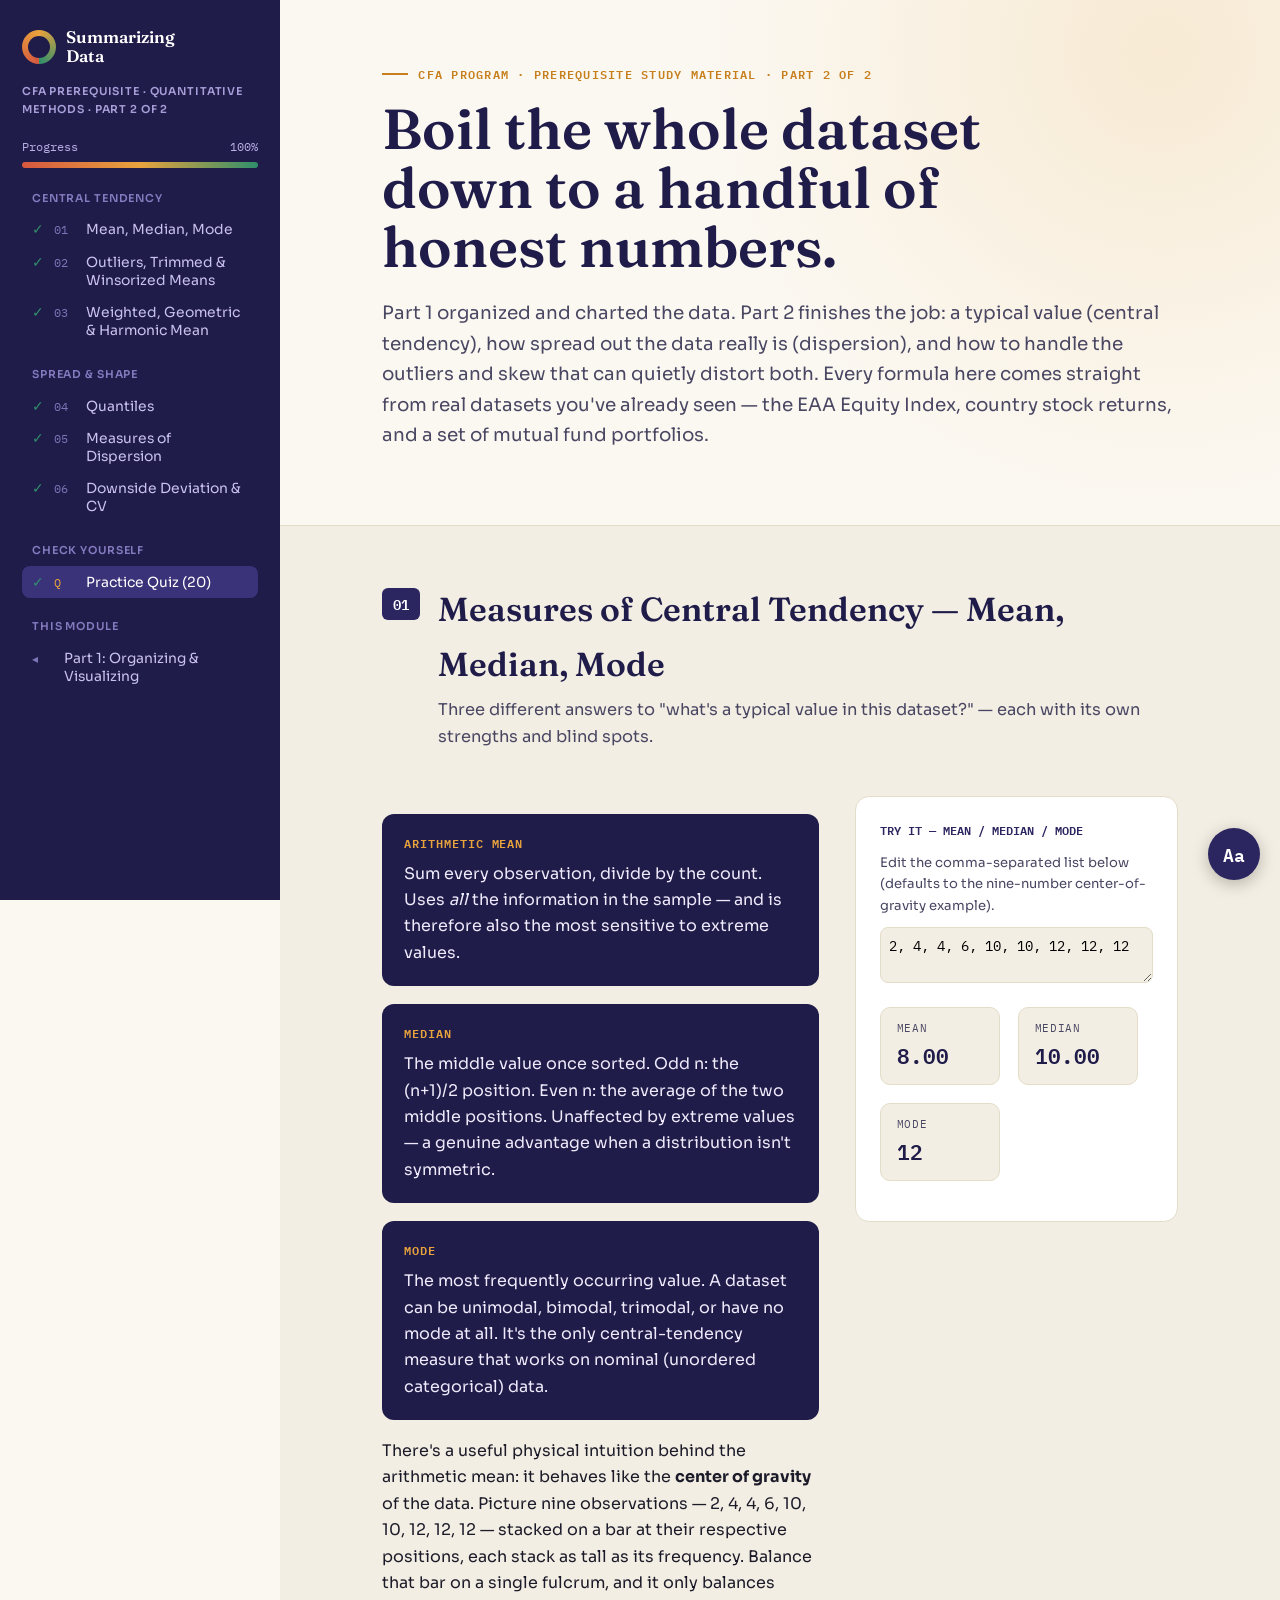
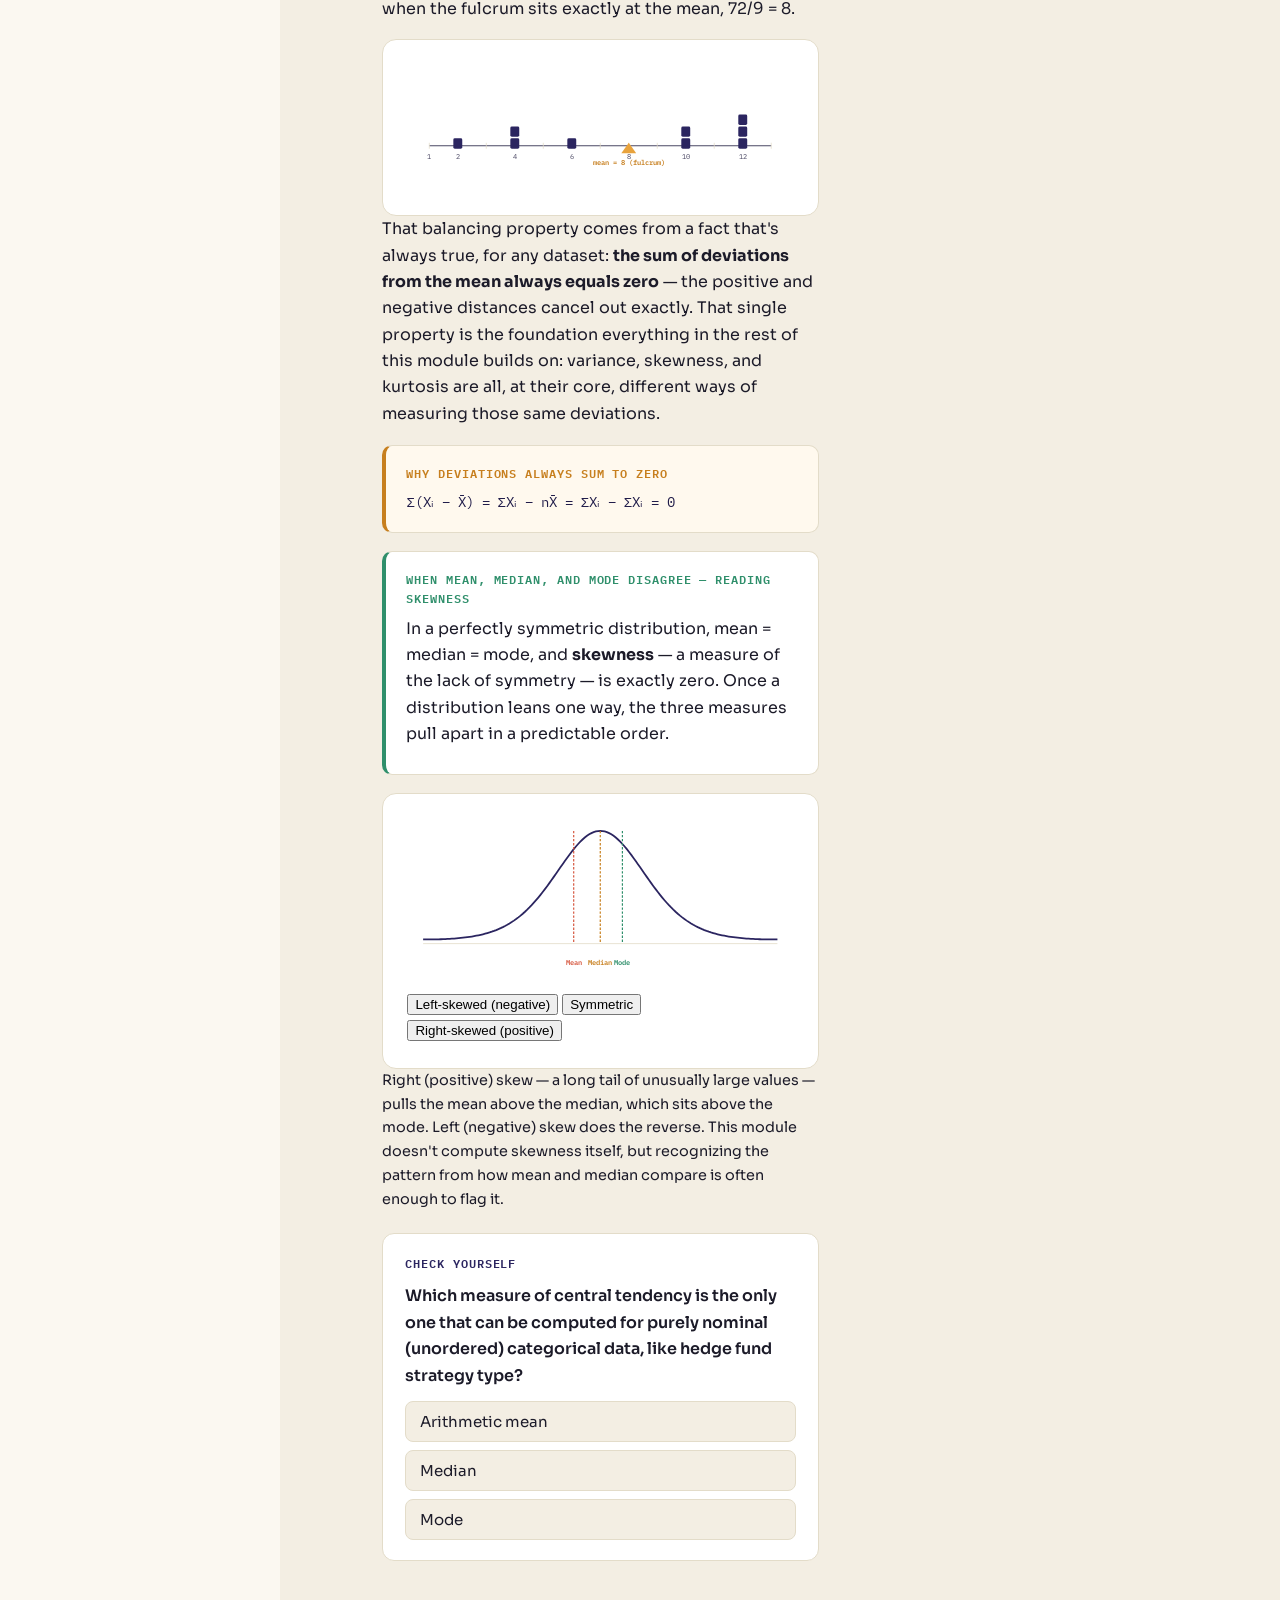
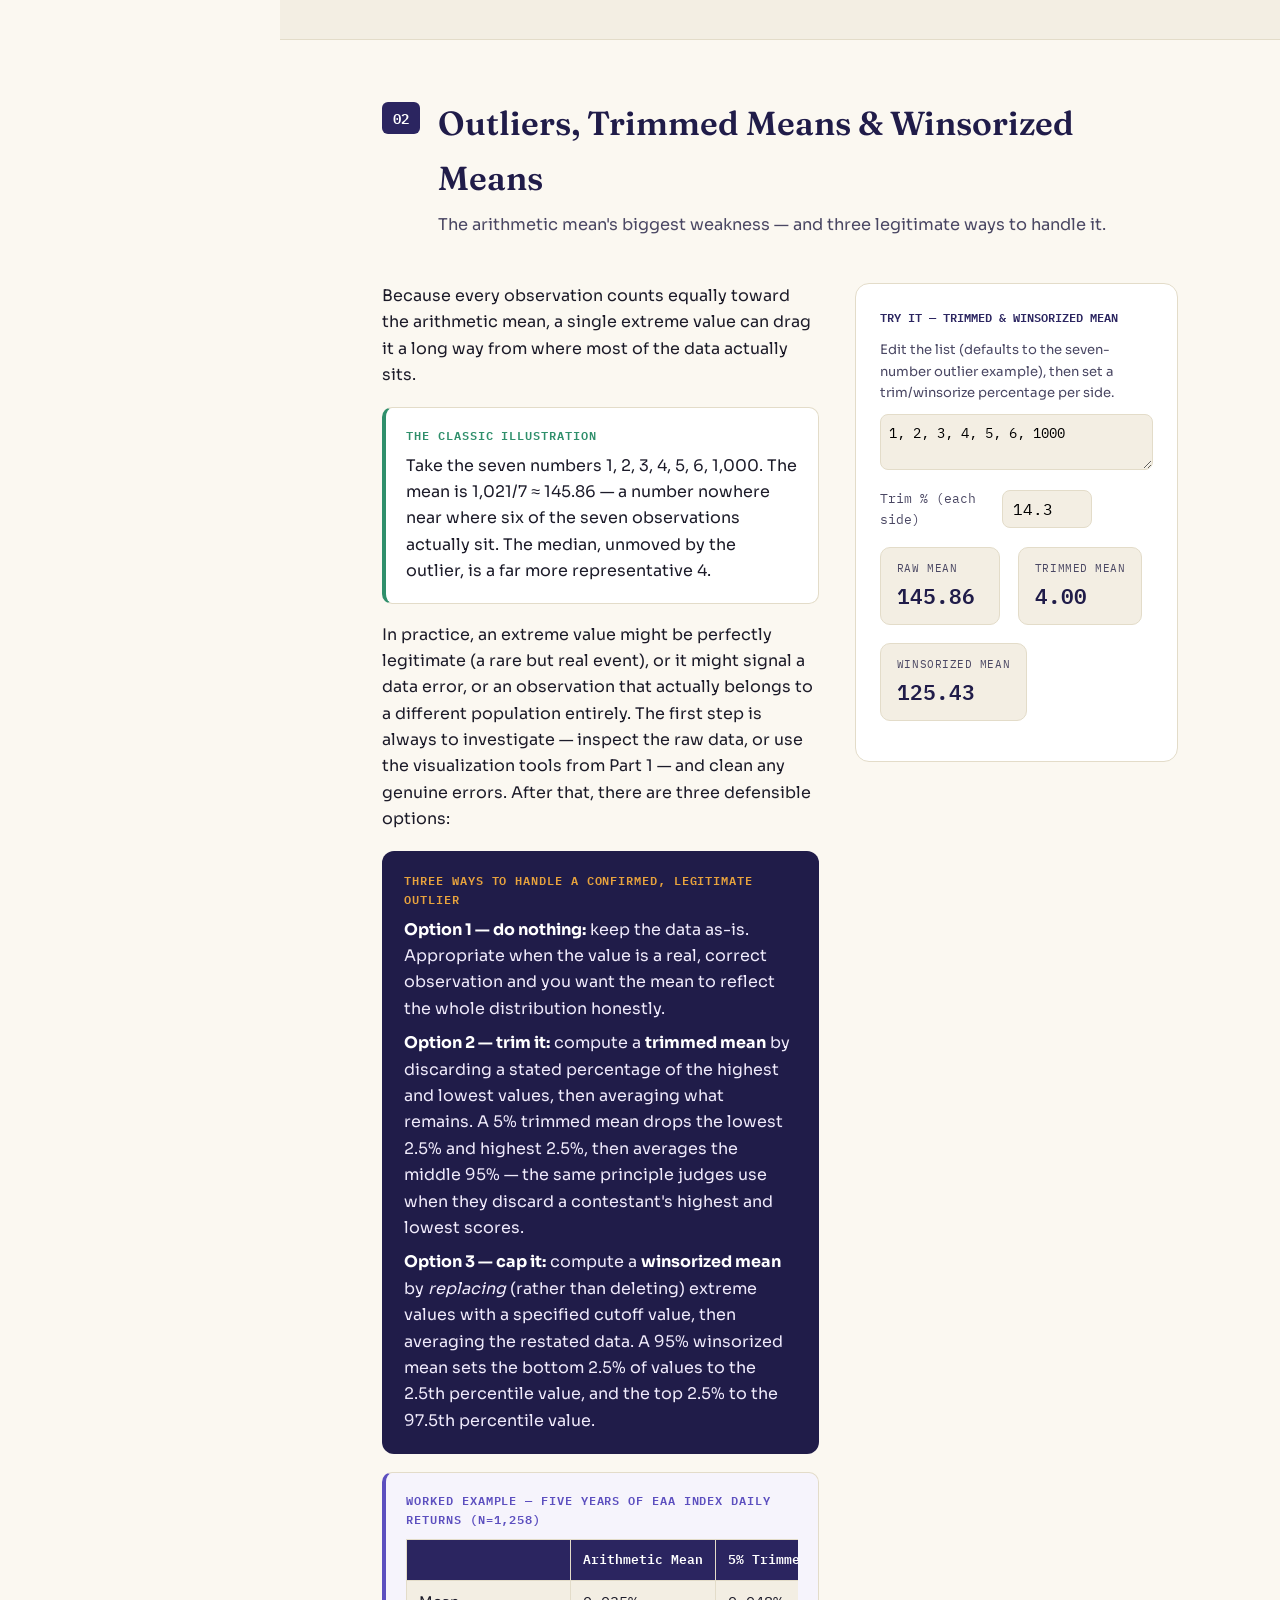
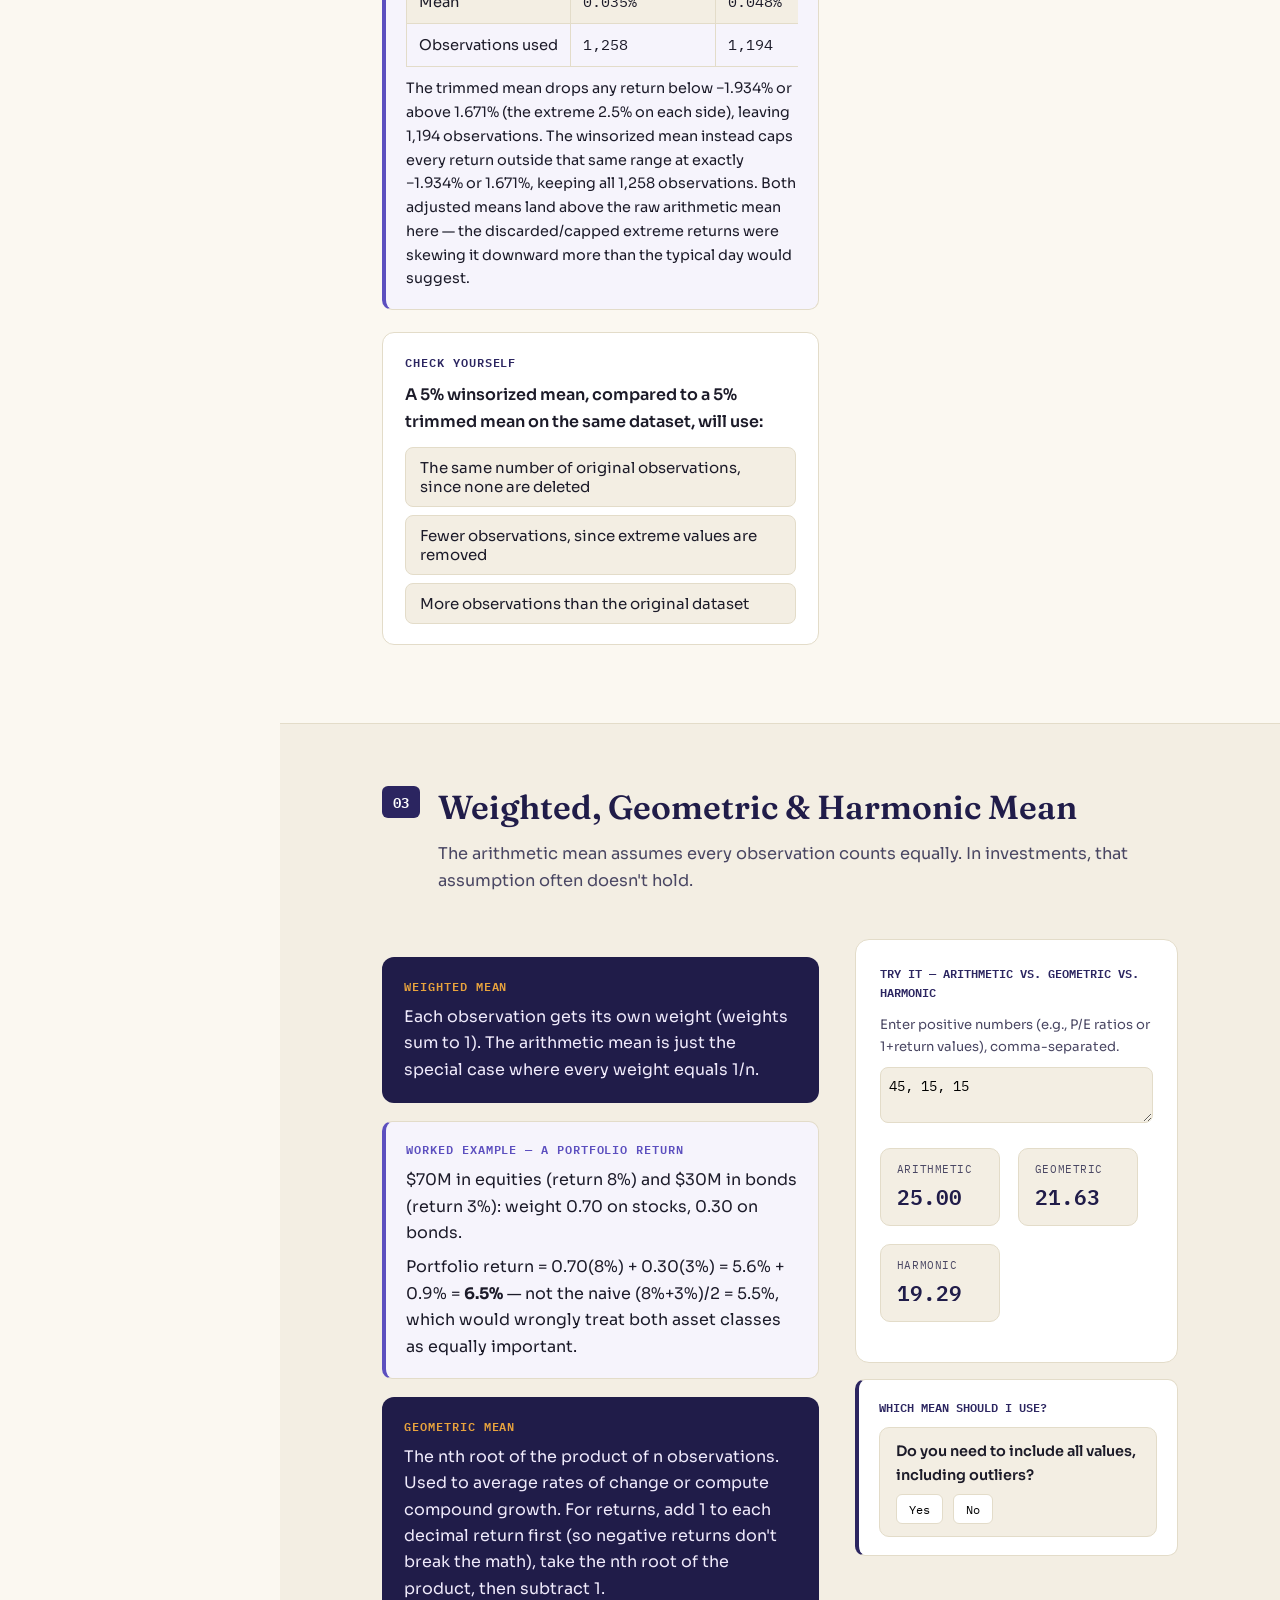
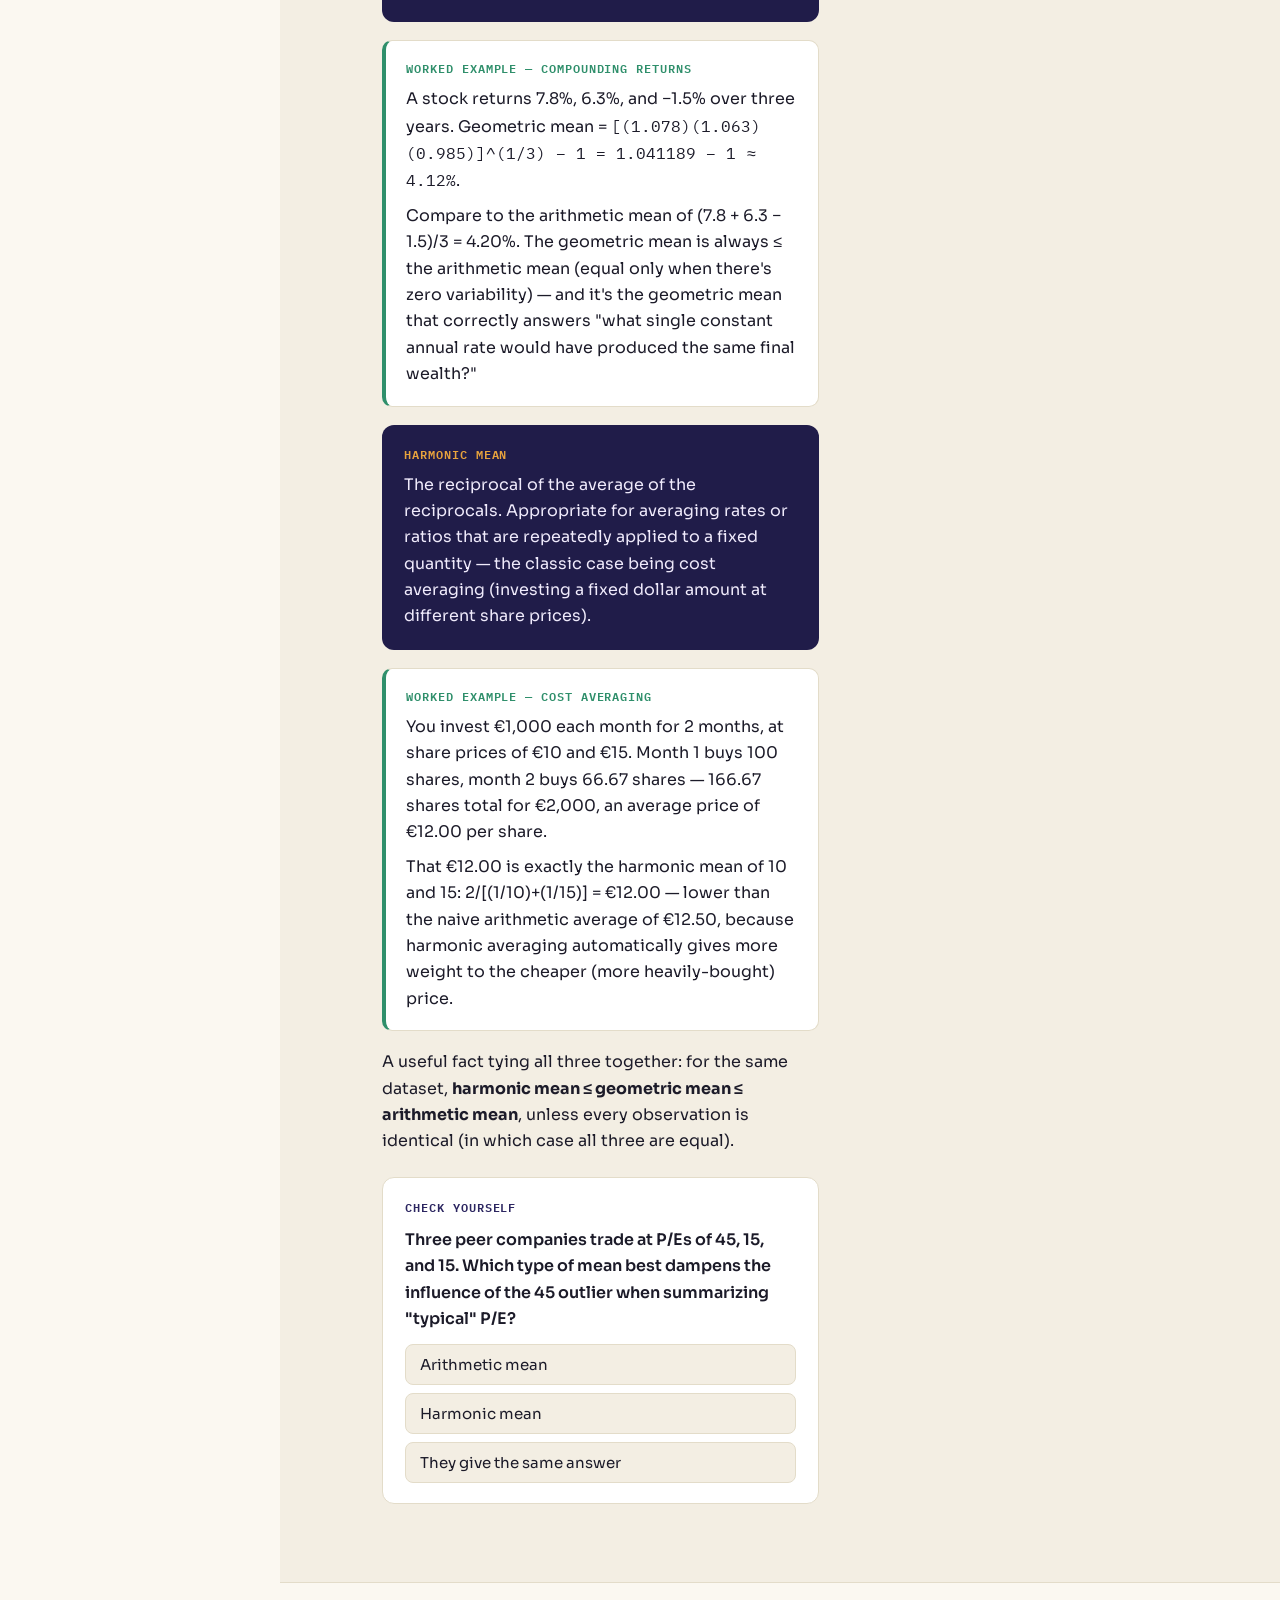
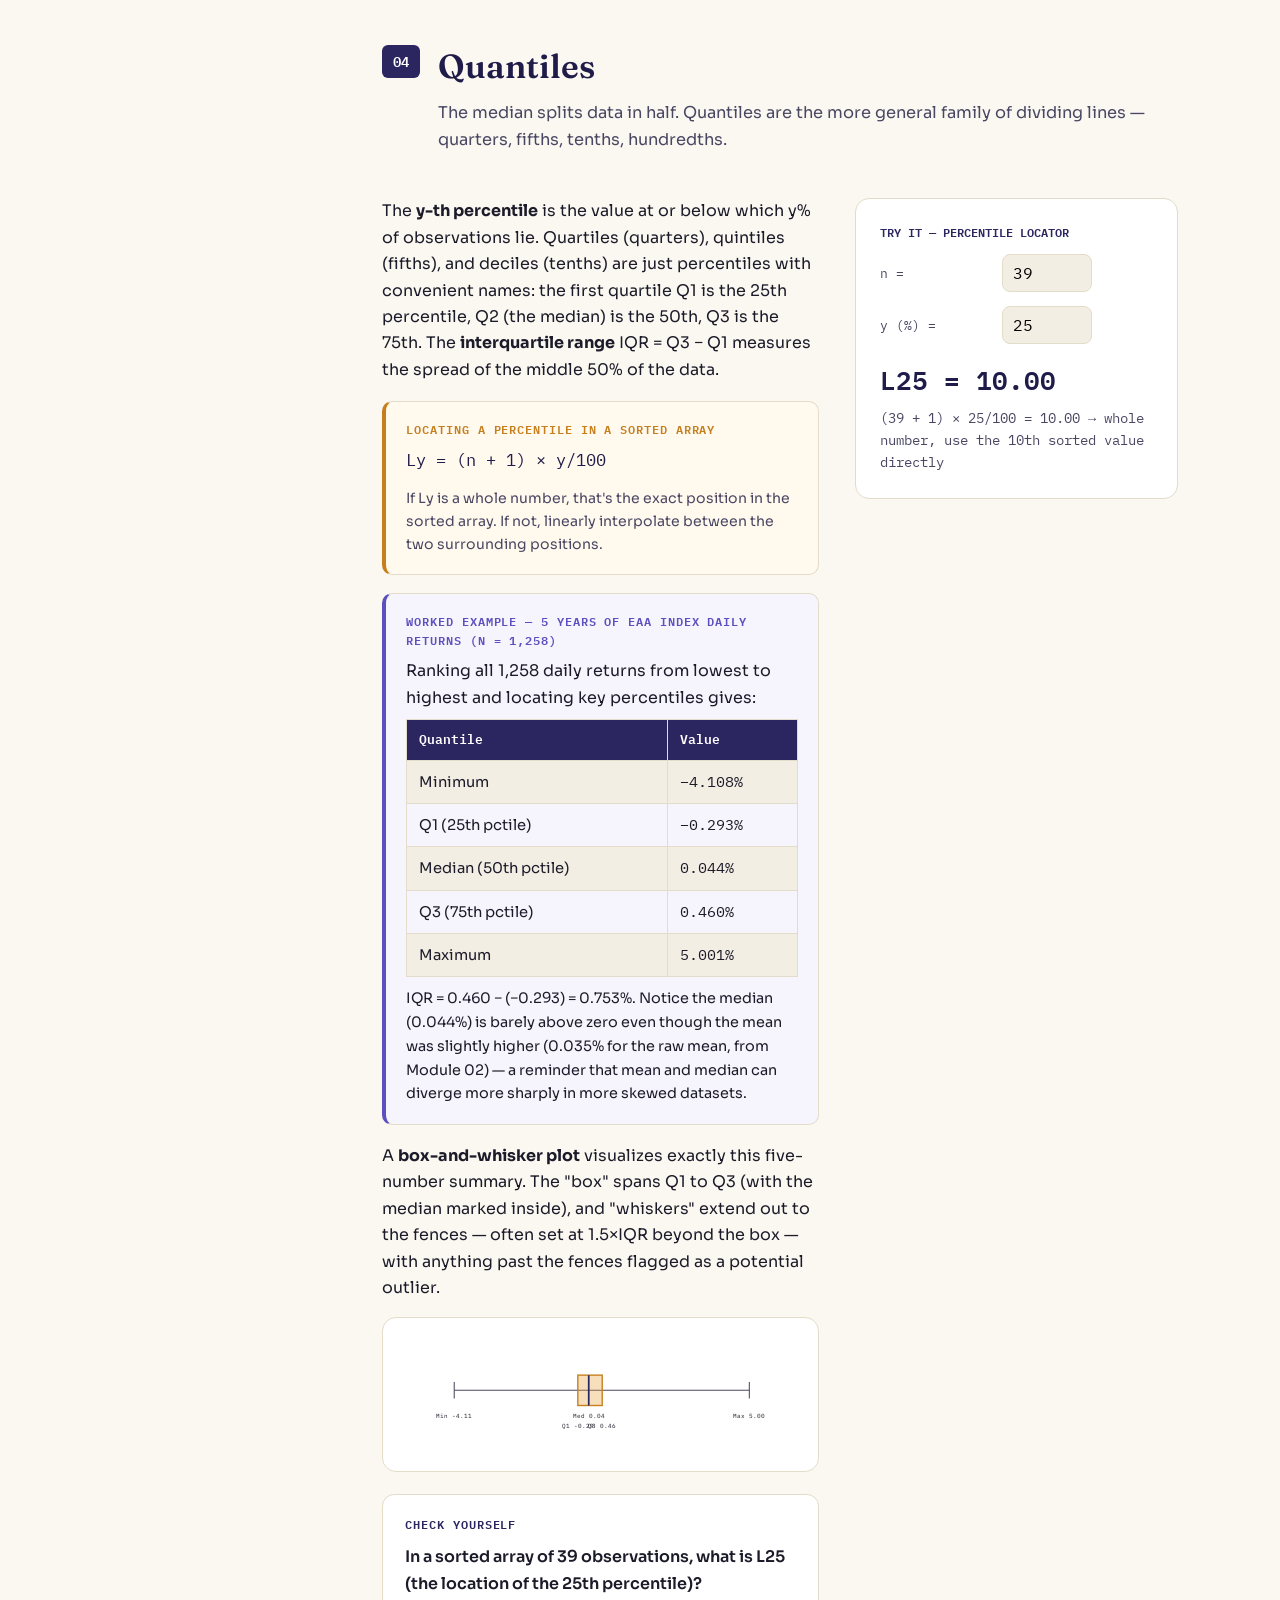
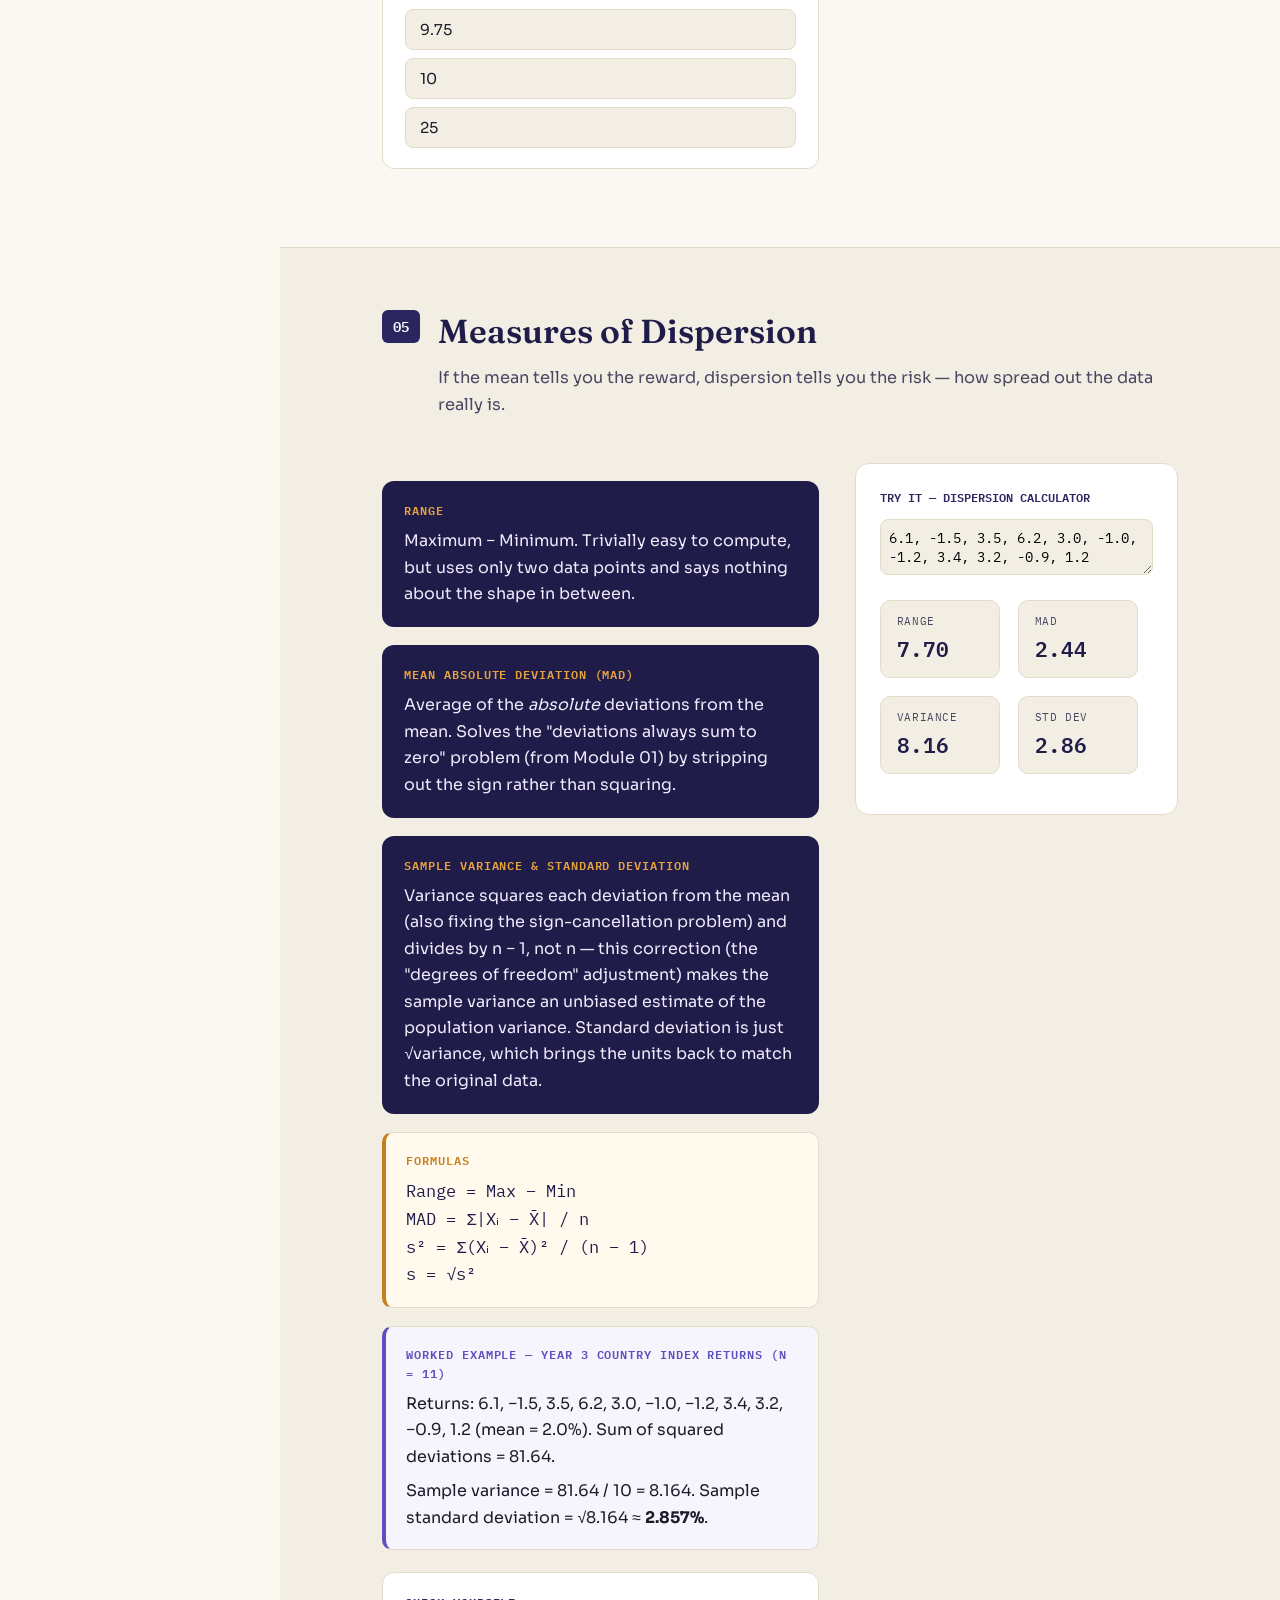
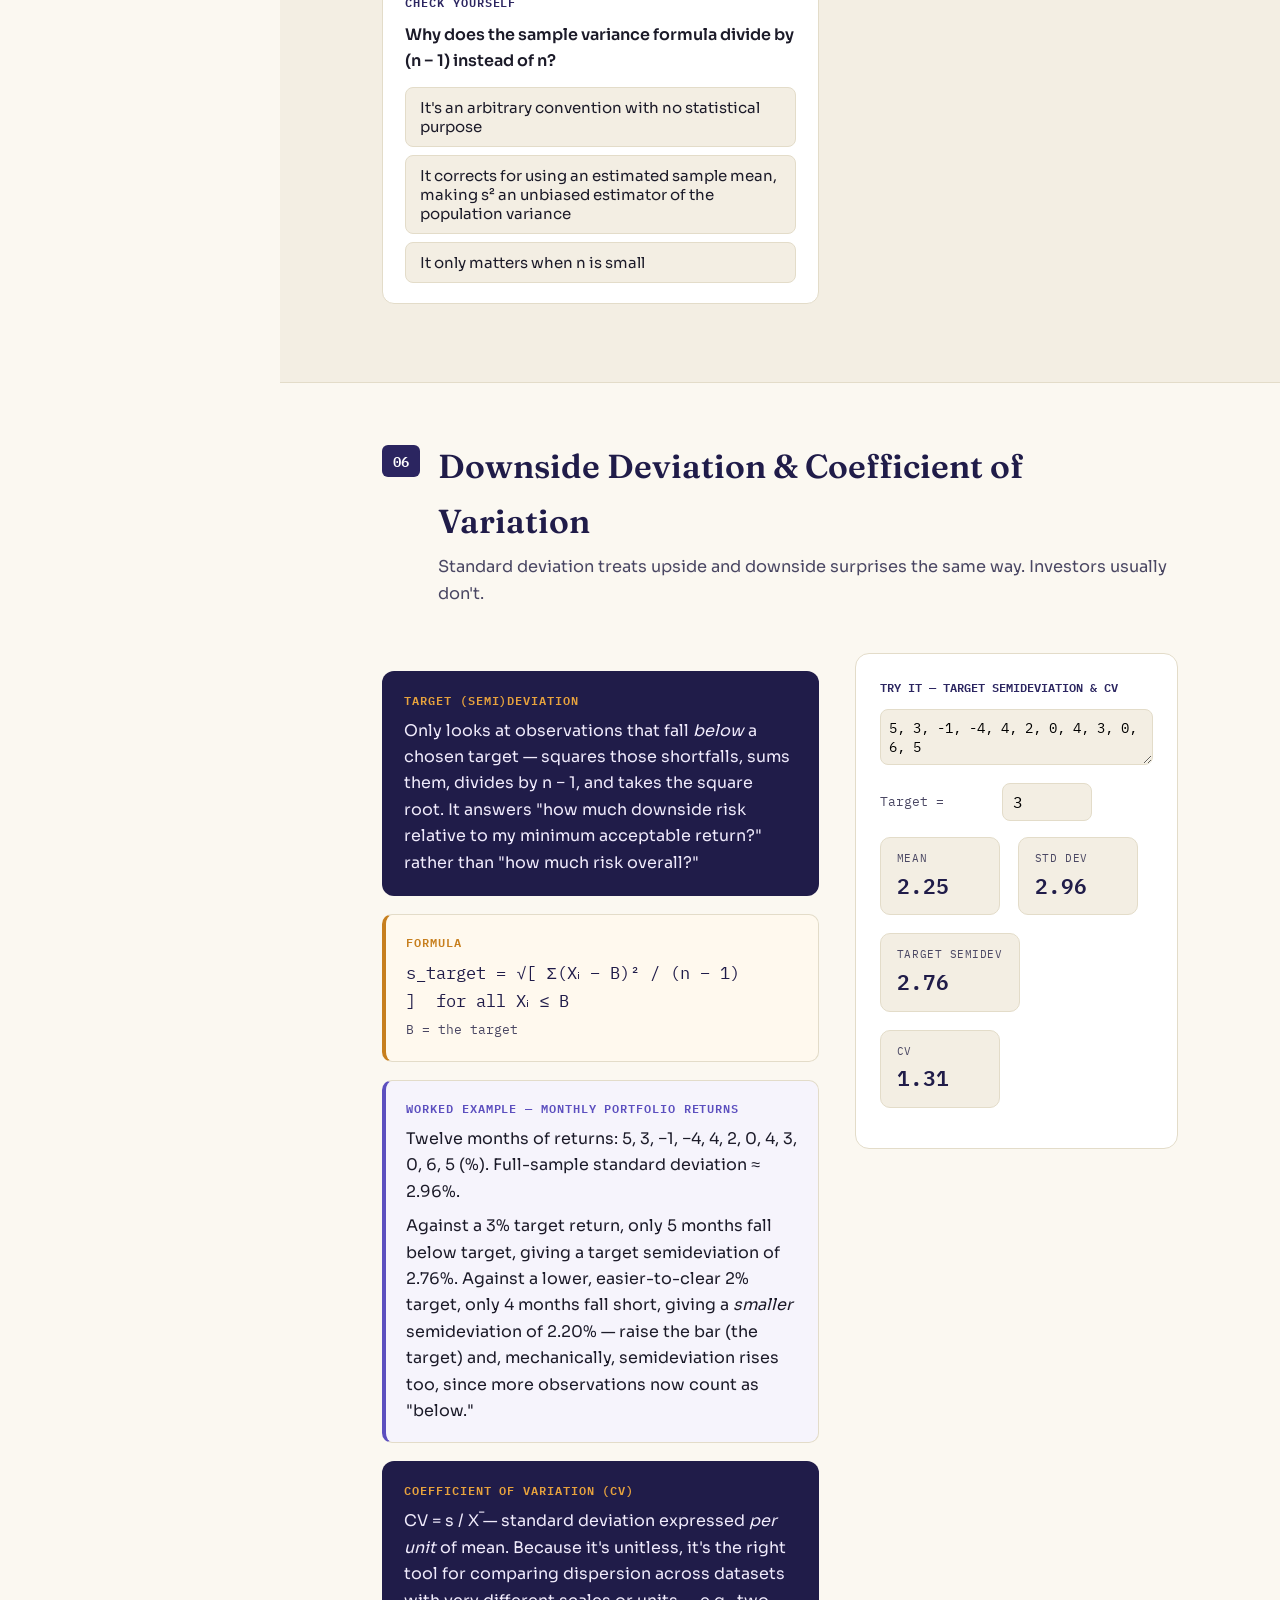
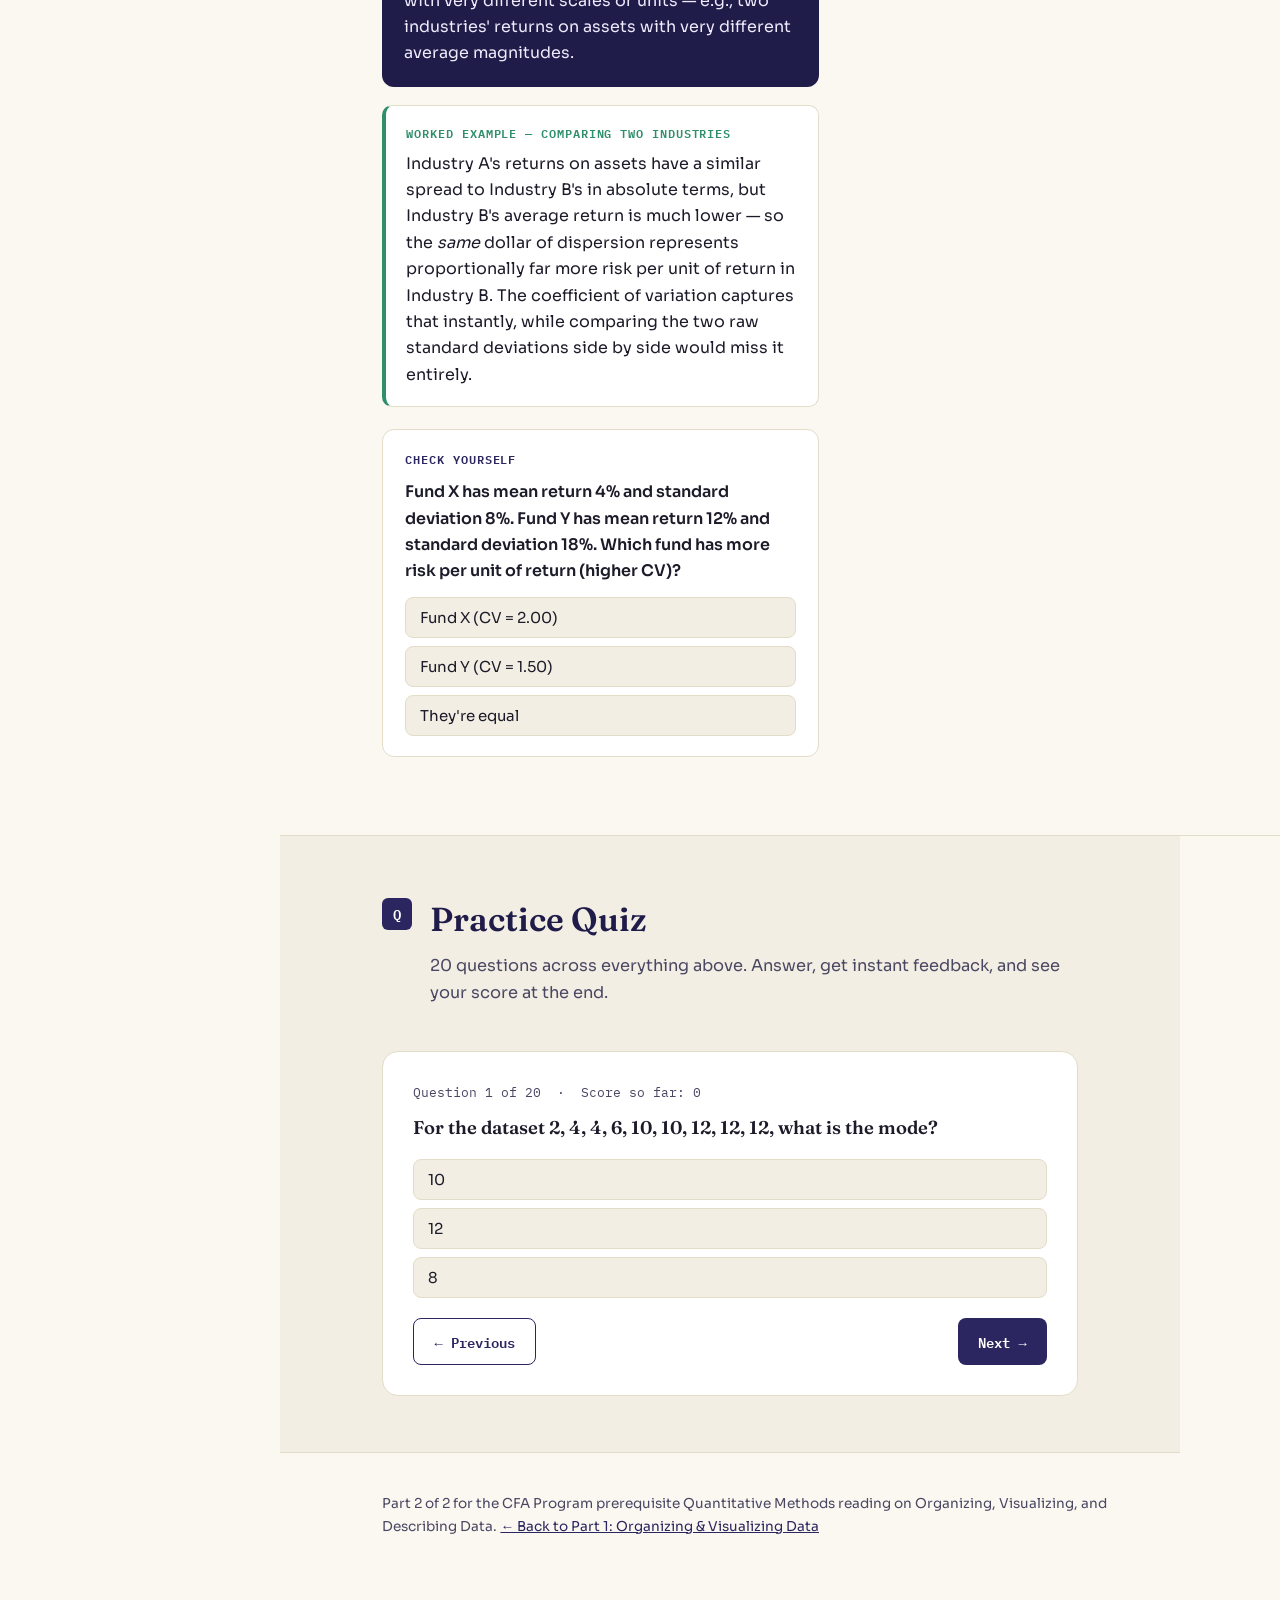
<file: summarizing-data/index.html>
<!DOCTYPE html>
<html lang="en">
<head>
<meta charset="UTF-8">
<meta name="viewport" content="width=device-width, initial-scale=1.0">
<title>Summarizing Data (Part 2) — CFA Prerequisite Quant Toolkit</title>
<link rel="stylesheet" href="styles.css">
</head>
<body>

<div class="mobile-bar">
  <strong style="font-family:var(--font-display)">Σ → X̄</strong>
  <button id="sidebarToggle">Menu</button>
</div>

<div class="app">

  <!-- ============ SIDEBAR ============ -->
  <nav class="sidebar" id="sidebar">
    <a href="../index.html" class="brand">
      <span class="brand-mark"></span>
      <span class="brand-name">Summarizing<br>Data</span>
    </a>
    <div class="brand-sub">CFA Prerequisite · Quantitative Methods · Part 2 of 2</div>

    <div class="progress-wrap">
      <div class="progress-label"><span>Progress</span><span id="progressPct">0%</span></div>
      <div class="progress-track"><div class="progress-fill" id="progressFill"></div></div>
    </div>

    <div class="toc-group-label">Central Tendency</div>
    <ul class="toc">
      <li><a href="#sec-central" data-sec="sec-central"><span class="num">01</span>Mean, Median, Mode</a></li>
      <li><a href="#sec-outliers" data-sec="sec-outliers"><span class="num">02</span>Outliers, Trimmed &amp; Winsorized Means</a></li>
      <li><a href="#sec-othermeans" data-sec="sec-othermeans"><span class="num">03</span>Weighted, Geometric &amp; Harmonic Mean</a></li>
    </ul>

    <div class="toc-group-label">Spread &amp; Shape</div>
    <ul class="toc">
      <li><a href="#sec-quantiles" data-sec="sec-quantiles"><span class="num">04</span>Quantiles</a></li>
      <li><a href="#sec-dispersion" data-sec="sec-dispersion"><span class="num">05</span>Measures of Dispersion</a></li>
      <li><a href="#sec-downside" data-sec="sec-downside"><span class="num">06</span>Downside Deviation &amp; CV</a></li>
    </ul>

    <div class="toc-group-label">Check Yourself</div>
    <ul class="toc">
      <li><a href="#sec-quiz" data-sec="sec-quiz"><span class="num">Q</span>Practice Quiz (20)</a></li>
    </ul>

    <div class="toc-group-label">This Module</div>
    <ul class="toc">
      <li><a href="../organizing-viz/index.html" style="color:#C9C2EE;"><span class="num">◂</span>Part 1: Organizing &amp; Visualizing</a></li>
    </ul>
  </nav>

  <!-- ============ MAIN ============ -->
  <main id="top">

    <header class="hero">
      <div class="eyebrow">CFA Program · Prerequisite Study Material · Part 2 of 2</div>
      <h1>Boil the whole dataset down to a handful of honest numbers.</h1>
      <p class="lede">Part 1 organized and charted the data. Part 2 finishes the job: a typical value (central tendency), how spread out the data really is (dispersion), and how to handle the outliers and skew that can quietly distort both. Every formula here comes straight from real datasets you've already seen — the EAA Equity Index, country stock returns, and a set of mutual fund portfolios.</p>
    </header>

    <!-- =========================================================
         01 MEASURES OF CENTRAL TENDENCY
    ========================================================== -->
    <section class="section" id="sec-central">
      <div class="section-head">
        <span class="section-tag">01</span>
        <div>
          <h2>Measures of Central Tendency — Mean, Median, Mode</h2>
          <p class="subhead">Three different answers to "what's a typical value in this dataset?" — each with its own strengths and blind spots.</p>
        </div>
      </div>
      <div class="content-grid">
        <div>
          <div class="definition">
            <div class="label">Arithmetic mean</div>
            <p style="margin:0;">Sum every observation, divide by the count. Uses <em>all</em> the information in the sample — and is therefore also the most sensitive to extreme values.</p>
          </div>
          <div class="definition">
            <div class="label">Median</div>
            <p style="margin:0;">The middle value once sorted. Odd n: the (n+1)/2 position. Even n: the average of the two middle positions. Unaffected by extreme values — a genuine advantage when a distribution isn't symmetric.</p>
          </div>
          <div class="definition">
            <div class="label">Mode</div>
            <p style="margin:0;">The most frequently occurring value. A dataset can be unimodal, bimodal, trimodal, or have no mode at all. It's the only central-tendency measure that works on nominal (unordered categorical) data.</p>
          </div>

          <p>There's a useful physical intuition behind the arithmetic mean: it behaves like the <strong>center of gravity</strong> of the data. Picture nine observations — 2, 4, 4, 6, 10, 10, 12, 12, 12 — stacked on a bar at their respective positions, each stack as tall as its frequency. Balance that bar on a single fulcrum, and it only balances when the fulcrum sits exactly at the mean, 72/9 = 8.</p>

          <div class="chart-card">
            <div id="cogChart"></div>
          </div>

          <p>That balancing property comes from a fact that's always true, for any dataset: <strong>the sum of deviations from the mean always equals zero</strong> — the positive and negative distances cancel out exactly. That single property is the foundation everything in the rest of this module builds on: variance, skewness, and kurtosis are all, at their core, different ways of measuring those same deviations.</p>

          <div class="callout formula">
            <div class="label">Why deviations always sum to zero</div>
            <div class="formula-body" style="font-size:.85rem;">Σ(Xᵢ − X̄) = ΣXᵢ − nX̄ = ΣXᵢ − ΣXᵢ = 0</div>
          </div>

          <div class="callout example">
            <div class="label">When mean, median, and mode disagree — reading skewness</div>
            <p style="margin:0 0 8px;">In a perfectly symmetric distribution, mean = median = mode, and <strong>skewness</strong> — a measure of the lack of symmetry — is exactly zero. Once a distribution leans one way, the three measures pull apart in a predictable order.</p>
          </div>
          <div class="chart-card">
            <div id="skewChart"></div>
            <div class="test-tabs" id="skewTabs" style="margin-top:12px;">
              <button class="test-tab active" data-skew="left">Left-skewed (negative)</button>
              <button class="test-tab" data-skew="sym">Symmetric</button>
              <button class="test-tab" data-skew="right">Right-skewed (positive)</button>
            </div>
          </div>
          <p style="font-size:.9rem;">Right (positive) skew — a long tail of unusually large values — pulls the mean above the median, which sits above the mode. Left (negative) skew does the reverse. This module doesn't compute skewness itself, but recognizing the pattern from how mean and median compare is often enough to flag it.</p>

          <div class="checkin" data-checkin="c1">
            <div class="label">Check yourself</div>
            <div class="q">Which measure of central tendency is the only one that can be computed for purely nominal (unordered) categorical data, like hedge fund strategy type?</div>
            <div class="opt-list">
              <button class="opt-btn" data-correct="false">Arithmetic mean</button>
              <button class="opt-btn" data-correct="false">Median</button>
              <button class="opt-btn" data-correct="true">Mode</button>
            </div>
            <div class="checkin-feedback">Correct — the mode just needs to count which category is most common, which works even without any ordering or arithmetic on the categories.</div>
          </div>
        </div>
        <div>
          <div class="calc-card" style="margin-top:0;">
            <div class="label" style="font-family:var(--font-mono); font-size:.72rem; text-transform:uppercase; color:var(--indigo); font-weight:700; margin-bottom:12px;">Try it — mean / median / mode</div>
            <p style="font-size:.82rem; color:var(--ink-soft); margin:0 0 10px;">Edit the comma-separated list below (defaults to the nine-number center-of-gravity example).</p>
            <textarea id="cmInput" rows="2" style="width:100%; font-family:var(--font-mono); font-size:.9rem; padding:8px; border:1.5px solid var(--line); border-radius:8px; background:var(--paper-dim);">2, 4, 4, 6, 10, 10, 12, 12, 12</textarea>
            <div class="stat-readout-row" id="cmOut">
              <div class="stat-readout"><div class="k">Mean</div><div class="v">8.00</div></div>
              <div class="stat-readout"><div class="k">Median</div><div class="v">10</div></div>
              <div class="stat-readout"><div class="k">Mode</div><div class="v">12</div></div>
            </div>
          </div>
        </div>
      </div>
    </section>

    <!-- =========================================================
         02 OUTLIERS, TRIMMED & WINSORIZED MEANS
    ========================================================== -->
    <section class="section" id="sec-outliers">
      <div class="section-head">
        <span class="section-tag">02</span>
        <div>
          <h2>Outliers, Trimmed Means &amp; Winsorized Means</h2>
          <p class="subhead">The arithmetic mean's biggest weakness — and three legitimate ways to handle it.</p>
        </div>
      </div>
      <div class="content-grid">
        <div>
          <p>Because every observation counts equally toward the arithmetic mean, a single extreme value can drag it a long way from where most of the data actually sits.</p>

          <div class="callout example">
            <div class="label">The classic illustration</div>
            <p style="margin:0;">Take the seven numbers 1, 2, 3, 4, 5, 6, 1,000. The mean is 1,021/7 ≈ 145.86 — a number nowhere near where six of the seven observations actually sit. The median, unmoved by the outlier, is a far more representative 4.</p>
          </div>

          <p>In practice, an extreme value might be perfectly legitimate (a rare but real event), or it might signal a data error, or an observation that actually belongs to a different population entirely. The first step is always to investigate — inspect the raw data, or use the visualization tools from Part 1 — and clean any genuine errors. After that, there are three defensible options:</p>

          <div class="definition">
            <div class="label">Three ways to handle a confirmed, legitimate outlier</div>
            <p style="margin-bottom:8px;"><strong>Option 1 — do nothing:</strong> keep the data as-is. Appropriate when the value is a real, correct observation and you want the mean to reflect the whole distribution honestly.</p>
            <p style="margin-bottom:8px;"><strong>Option 2 — trim it:</strong> compute a <strong>trimmed mean</strong> by discarding a stated percentage of the highest and lowest values, then averaging what remains. A 5% trimmed mean drops the lowest 2.5% and highest 2.5%, then averages the middle 95% — the same principle judges use when they discard a contestant's highest and lowest scores.</p>
            <p style="margin:0;"><strong>Option 3 — cap it:</strong> compute a <strong>winsorized mean</strong> by <em>replacing</em> (rather than deleting) extreme values with a specified cutoff value, then averaging the restated data. A 95% winsorized mean sets the bottom 2.5% of values to the 2.5th percentile value, and the top 2.5% to the 97.5th percentile value.</p>
          </div>

          <div class="callout finance">
            <div class="label">Worked example — five years of EAA Index daily returns (n=1,258)</div>
            <table class="exhibit" style="margin:10px 0;">
              <tr><th></th><th>Arithmetic Mean</th><th>5% Trimmed Mean</th><th>95% Winsorized Mean</th></tr>
              <tr><td>Mean</td><td class="num">0.035%</td><td class="num">0.048%</td><td class="num">0.038%</td></tr>
              <tr><td>Observations used</td><td class="num">1,258</td><td class="num">1,194</td><td class="num">1,258</td></tr>
            </table>
            <p style="margin:0; font-size:.9rem;">The trimmed mean drops any return below −1.934% or above 1.671% (the extreme 2.5% on each side), leaving 1,194 observations. The winsorized mean instead caps every return outside that same range at exactly −1.934% or 1.671%, keeping all 1,258 observations. Both adjusted means land above the raw arithmetic mean here — the discarded/capped extreme returns were skewing it downward more than the typical day would suggest.</p>
          </div>

          <div class="checkin" data-checkin="c2">
            <div class="label">Check yourself</div>
            <div class="q">A 5% winsorized mean, compared to a 5% trimmed mean on the same dataset, will use:</div>
            <div class="opt-list">
              <button class="opt-btn" data-correct="true">The same number of original observations, since none are deleted</button>
              <button class="opt-btn" data-correct="false">Fewer observations, since extreme values are removed</button>
              <button class="opt-btn" data-correct="false">More observations than the original dataset</button>
            </div>
            <div class="checkin-feedback">Correct — winsorizing replaces extreme values rather than deleting them, so the full original sample size is preserved; trimming, by contrast, genuinely removes observations.</div>
          </div>
        </div>
        <div>
          <div class="calc-card" style="margin-top:0;">
            <div class="label" style="font-family:var(--font-mono); font-size:.72rem; text-transform:uppercase; color:var(--indigo); font-weight:700; margin-bottom:12px;">Try it — trimmed &amp; winsorized mean</div>
            <p style="font-size:.82rem; color:var(--ink-soft); margin:0 0 10px;">Edit the list (defaults to the seven-number outlier example), then set a trim/winsorize percentage per side.</p>
            <textarea id="trimInput" rows="2" style="width:100%; font-family:var(--font-mono); font-size:.9rem; padding:8px; border:1.5px solid var(--line); border-radius:8px; background:var(--paper-dim);">1, 2, 3, 4, 5, 6, 1000</textarea>
            <div class="conv-row" style="margin-top:10px;"><label for="trimPct">Trim % (each side)</label><input type="number" id="trimPct" value="14.3" min="0" max="49" step="0.1"></div>
            <div class="stat-readout-row" id="trimOut">
              <div class="stat-readout"><div class="k">Raw mean</div><div class="v">145.86</div></div>
              <div class="stat-readout"><div class="k">Trimmed mean</div><div class="v">4.00</div></div>
              <div class="stat-readout"><div class="k">Winsorized mean</div><div class="v">5.71</div></div>
            </div>
          </div>
        </div>
      </div>
    </section>

    <!-- =========================================================
         03 OTHER CONCEPTS OF MEAN
    ========================================================== -->
    <section class="section" id="sec-othermeans">
      <div class="section-head">
        <span class="section-tag">03</span>
        <div>
          <h2>Weighted, Geometric &amp; Harmonic Mean</h2>
          <p class="subhead">The arithmetic mean assumes every observation counts equally. In investments, that assumption often doesn't hold.</p>
        </div>
      </div>
      <div class="content-grid">
        <div>
          <div class="definition">
            <div class="label">Weighted mean</div>
            <p style="margin:0;">Each observation gets its own weight (weights sum to 1). The arithmetic mean is just the special case where every weight equals 1/n.</p>
          </div>
          <div class="callout finance">
            <div class="label">Worked example — a portfolio return</div>
            <p style="margin:0 0 8px;">$70M in equities (return 8%) and $30M in bonds (return 3%): weight 0.70 on stocks, 0.30 on bonds.</p>
            <p style="margin:0;">Portfolio return = 0.70(8%) + 0.30(3%) = 5.6% + 0.9% = <strong>6.5%</strong> — not the naive (8%+3%)/2 = 5.5%, which would wrongly treat both asset classes as equally important.</p>
          </div>

          <div class="definition">
            <div class="label">Geometric mean</div>
            <p style="margin:0;">The nth root of the product of n observations. Used to average rates of change or compute compound growth. For returns, add 1 to each decimal return first (so negative returns don't break the math), take the nth root of the product, then subtract 1.</p>
          </div>
          <div class="callout example">
            <div class="label">Worked example — compounding returns</div>
            <p style="margin:0 0 8px;">A stock returns 7.8%, 6.3%, and −1.5% over three years. Geometric mean = <span class="mono">[(1.078)(1.063)(0.985)]^(1/3) − 1 = 1.041189 − 1 ≈ 4.12%</span>.</p>
            <p style="margin:0;">Compare to the arithmetic mean of (7.8 + 6.3 − 1.5)/3 = 4.20%. The geometric mean is always ≤ the arithmetic mean (equal only when there's zero variability) — and it's the geometric mean that correctly answers "what single constant annual rate would have produced the same final wealth?"</p>
          </div>

          <div class="definition">
            <div class="label">Harmonic mean</div>
            <p style="margin:0;">The reciprocal of the average of the reciprocals. Appropriate for averaging rates or ratios that are repeatedly applied to a fixed quantity — the classic case being cost averaging (investing a fixed dollar amount at different share prices).</p>
          </div>
          <div class="callout example">
            <div class="label">Worked example — cost averaging</div>
            <p style="margin:0 0 8px;">You invest €1,000 each month for 2 months, at share prices of €10 and €15. Month 1 buys 100 shares, month 2 buys 66.67 shares — 166.67 shares total for €2,000, an average price of €12.00 per share.</p>
            <p style="margin:0;">That €12.00 is exactly the harmonic mean of 10 and 15: 2/[(1/10)+(1/15)] = €12.00 — lower than the naive arithmetic average of €12.50, because harmonic averaging automatically gives more weight to the cheaper (more heavily-bought) price.</p>
          </div>

          <p>A useful fact tying all three together: for the same dataset, <strong>harmonic mean ≤ geometric mean ≤ arithmetic mean</strong>, unless every observation is identical (in which case all three are equal).</p>

          <div class="checkin" data-checkin="c3">
            <div class="label">Check yourself</div>
            <div class="q">Three peer companies trade at P/Es of 45, 15, and 15. Which type of mean best dampens the influence of the 45 outlier when summarizing "typical" P/E?</div>
            <div class="opt-list">
              <button class="opt-btn" data-correct="false">Arithmetic mean</button>
              <button class="opt-btn" data-correct="true">Harmonic mean</button>
              <button class="opt-btn" data-correct="false">They give the same answer</button>
            </div>
            <div class="checkin-feedback">Correct — the harmonic mean here is about 19.3, versus an arithmetic mean of 25. Since P/E is a ratio, the harmonic mean is the textbook-appropriate choice and it naturally downweights the large outlier.</div>
          </div>
        </div>
        <div>
          <div class="calc-card" style="margin-top:0;">
            <div class="label" style="font-family:var(--font-mono); font-size:.72rem; text-transform:uppercase; color:var(--indigo); font-weight:700; margin-bottom:12px;">Try it — arithmetic vs. geometric vs. harmonic</div>
            <p style="font-size:.82rem; color:var(--ink-soft); margin:0 0 10px;">Enter positive numbers (e.g., P/E ratios or 1+return values), comma-separated.</p>
            <textarea id="meansInput" rows="2" style="width:100%; font-family:var(--font-mono); font-size:.9rem; padding:8px; border:1.5px solid var(--line); border-radius:8px; background:var(--paper-dim);">45, 15, 15</textarea>
            <div class="stat-readout-row" id="meansOut">
              <div class="stat-readout"><div class="k">Arithmetic</div><div class="v">25.00</div></div>
              <div class="stat-readout"><div class="k">Geometric</div><div class="v">22.62</div></div>
              <div class="stat-readout"><div class="k">Harmonic</div><div class="v">19.29</div></div>
            </div>
          </div>

          <div class="callout" style="margin-top:16px;">
            <div class="label" style="font-family:var(--font-mono); font-size:.72rem; text-transform:uppercase; color:var(--indigo); font-weight:700; margin-bottom:10px;">Which mean should I use?</div>
            <div class="decision-flow" id="decisionFlow"></div>
          </div>
        </div>
      </div>
    </section>

    <!-- =========================================================
         04 QUANTILES
    ========================================================== -->
    <section class="section" id="sec-quantiles">
      <div class="section-head">
        <span class="section-tag">04</span>
        <div>
          <h2>Quantiles</h2>
          <p class="subhead">The median splits data in half. Quantiles are the more general family of dividing lines — quarters, fifths, tenths, hundredths.</p>
        </div>
      </div>
      <div class="content-grid">
        <div>
          <p>The <strong>y-th percentile</strong> is the value at or below which y% of observations lie. Quartiles (quarters), quintiles (fifths), and deciles (tenths) are just percentiles with convenient names: the first quartile Q1 is the 25th percentile, Q2 (the median) is the 50th, Q3 is the 75th. The <strong>interquartile range</strong> IQR = Q3 − Q1 measures the spread of the middle 50% of the data.</p>

          <div class="callout formula">
            <div class="label">Locating a percentile in a sorted array</div>
            <div class="formula-body">Ly = (n + 1) × y/100</div>
            <p style="margin:12px 0 0; font-size:.88rem; color:var(--ink-soft);">If Ly is a whole number, that's the exact position in the sorted array. If not, linearly interpolate between the two surrounding positions.</p>
          </div>

          <div class="callout finance">
            <div class="label">Worked example — 5 years of EAA Index daily returns (n = 1,258)</div>
            <p style="margin:0 0 8px;">Ranking all 1,258 daily returns from lowest to highest and locating key percentiles gives:</p>
            <table class="exhibit" style="margin:0;">
              <tr><th>Quantile</th><th>Value</th></tr>
              <tr><td>Minimum</td><td class="num">−4.108%</td></tr>
              <tr><td>Q1 (25th pctile)</td><td class="num">−0.293%</td></tr>
              <tr><td>Median (50th pctile)</td><td class="num">0.044%</td></tr>
              <tr><td>Q3 (75th pctile)</td><td class="num">0.460%</td></tr>
              <tr><td>Maximum</td><td class="num">5.001%</td></tr>
            </table>
            <p style="margin:10px 0 0; font-size:.9rem;">IQR = 0.460 − (−0.293) = 0.753%. Notice the median (0.044%) is barely above zero even though the mean was slightly higher (0.035% for the raw mean, from Module 02) — a reminder that mean and median can diverge more sharply in more skewed datasets.</p>
          </div>

          <p>A <strong>box-and-whisker plot</strong> visualizes exactly this five-number summary. The "box" spans Q1 to Q3 (with the median marked inside), and "whiskers" extend out to the fences — often set at 1.5×IQR beyond the box — with anything past the fences flagged as a potential outlier.</p>

          <div class="chart-card">
            <div id="boxplotChart"></div>
          </div>

          <div class="checkin" data-checkin="c4">
            <div class="label">Check yourself</div>
            <div class="q">In a sorted array of 39 observations, what is L25 (the location of the 25th percentile)?</div>
            <div class="opt-list">
              <button class="opt-btn" data-correct="false">9.75</button>
              <button class="opt-btn" data-correct="true">10</button>
              <button class="opt-btn" data-correct="false">25</button>
            </div>
            <div class="checkin-feedback">Correct — Ly = (39+1) × 25/100 = 40 × 0.25 = 10 exactly, so the 25th percentile is simply the 10th value in the sorted array.</div>
          </div>
        </div>
        <div>
          <div class="calc-card" style="margin-top:0;">
            <div class="label" style="font-family:var(--font-mono); font-size:.72rem; text-transform:uppercase; color:var(--indigo); font-weight:700; margin-bottom:12px;">Try it — percentile locator</div>
            <div class="conv-row"><label for="pctN">n =</label><input type="number" id="pctN" value="39" min="1" step="1"></div>
            <div class="conv-row"><label for="pctY">y (%) =</label><input type="number" id="pctY" value="25" min="0" max="100" step="1"></div>
            <div class="calc-out">
              <div class="calc-result" id="pctResult">L25 = 10</div>
              <div class="calc-steps" id="pctSteps">(39 + 1) × 25/100 = 10 → whole number, use the 10th sorted value directly</div>
            </div>
          </div>
        </div>
      </div>
    </section>

    <!-- =========================================================
         05 MEASURES OF DISPERSION
    ========================================================== -->
    <section class="section" id="sec-dispersion">
      <div class="section-head">
        <span class="section-tag">05</span>
        <div>
          <h2>Measures of Dispersion</h2>
          <p class="subhead">If the mean tells you the reward, dispersion tells you the risk — how spread out the data really is.</p>
        </div>
      </div>
      <div class="content-grid">
        <div>
          <div class="definition">
            <div class="label">Range</div>
            <p style="margin:0;">Maximum − Minimum. Trivially easy to compute, but uses only two data points and says nothing about the shape in between.</p>
          </div>
          <div class="definition">
            <div class="label">Mean absolute deviation (MAD)</div>
            <p style="margin:0;">Average of the <em>absolute</em> deviations from the mean. Solves the "deviations always sum to zero" problem (from Module 01) by stripping out the sign rather than squaring.</p>
          </div>
          <div class="definition">
            <div class="label">Sample variance &amp; standard deviation</div>
            <p style="margin:0;">Variance squares each deviation from the mean (also fixing the sign-cancellation problem) and divides by n − 1, not n — this correction (the "degrees of freedom" adjustment) makes the sample variance an unbiased estimate of the population variance. Standard deviation is just √variance, which brings the units back to match the original data.</p>
          </div>

          <div class="callout formula">
            <div class="label">Formulas</div>
            <div class="formula-body">
              Range = Max − Min<br>
              MAD = Σ|Xᵢ − X̄| / n<br>
              s² = Σ(Xᵢ − X̄)² / (n − 1)<br>
              s = √s²
            </div>
          </div>

          <div class="callout finance">
            <div class="label">Worked example — Year 3 country index returns (n = 11)</div>
            <p style="margin:0 0 8px;">Returns: 6.1, −1.5, 3.5, 6.2, 3.0, −1.0, −1.2, 3.4, 3.2, −0.9, 1.2 (mean = 2.0%). Sum of squared deviations = 81.64.</p>
            <p style="margin:0;">Sample variance = 81.64 / 10 = 8.164. Sample standard deviation = √8.164 ≈ <strong>2.857%</strong>.</p>
          </div>

          <div class="checkin" data-checkin="c5">
            <div class="label">Check yourself</div>
            <div class="q">Why does the sample variance formula divide by (n − 1) instead of n?</div>
            <div class="opt-list">
              <button class="opt-btn" data-correct="false">It's an arbitrary convention with no statistical purpose</button>
              <button class="opt-btn" data-correct="true">It corrects for using an estimated sample mean, making s² an unbiased estimator of the population variance</button>
              <button class="opt-btn" data-correct="false">It only matters when n is small</button>
            </div>
            <div class="checkin-feedback">Correct — once you've used the data to estimate the mean, only n − 1 observations are free to vary independently; dividing by n − 1 (the degrees of freedom) corrects for that.</div>
          </div>
        </div>
        <div>
          <div class="calc-card" style="margin-top:0;">
            <div class="label" style="font-family:var(--font-mono); font-size:.72rem; text-transform:uppercase; color:var(--indigo); font-weight:700; margin-bottom:12px;">Try it — dispersion calculator</div>
            <textarea id="dispInput" rows="2" style="width:100%; font-family:var(--font-mono); font-size:.9rem; padding:8px; border:1.5px solid var(--line); border-radius:8px; background:var(--paper-dim);">6.1, -1.5, 3.5, 6.2, 3.0, -1.0, -1.2, 3.4, 3.2, -0.9, 1.2</textarea>
            <div class="stat-readout-row" id="dispOut">
              <div class="stat-readout"><div class="k">Range</div><div class="v">7.7</div></div>
              <div class="stat-readout"><div class="k">MAD</div><div class="v">2.44</div></div>
              <div class="stat-readout"><div class="k">Variance</div><div class="v">8.16</div></div>
              <div class="stat-readout"><div class="k">Std Dev</div><div class="v">2.86</div></div>
            </div>
          </div>
        </div>
      </div>
    </section>

    <!-- =========================================================
         06 DOWNSIDE DEVIATION & COEFFICIENT OF VARIATION
    ========================================================== -->
    <section class="section" id="sec-downside">
      <div class="section-head">
        <span class="section-tag">06</span>
        <div>
          <h2>Downside Deviation &amp; Coefficient of Variation</h2>
          <p class="subhead">Standard deviation treats upside and downside surprises the same way. Investors usually don't.</p>
        </div>
      </div>
      <div class="content-grid">
        <div>
          <div class="definition">
            <div class="label">Target (semi)deviation</div>
            <p style="margin:0;">Only looks at observations that fall <em>below</em> a chosen target — squares those shortfalls, sums them, divides by n − 1, and takes the square root. It answers "how much downside risk relative to my minimum acceptable return?" rather than "how much risk overall?"</p>
          </div>

          <div class="callout formula">
            <div class="label">Formula</div>
            <div class="formula-body">s_target = √[ Σ(Xᵢ − B)² / (n − 1) ]&nbsp;&nbsp;for all Xᵢ ≤ B<br><span style="font-size:.8rem; color:var(--ink-soft);">B = the target</span></div>
          </div>

          <div class="callout finance">
            <div class="label">Worked example — monthly portfolio returns</div>
            <p style="margin:0 0 8px;">Twelve months of returns: 5, 3, −1, −4, 4, 2, 0, 4, 3, 0, 6, 5 (%). Full-sample standard deviation ≈ 2.96%.</p>
            <p style="margin:0;">Against a 3% target return, only 5 months fall below target, giving a target semideviation of 2.76%. Against a lower, easier-to-clear 2% target, only 4 months fall short, giving a <em>smaller</em> semideviation of 2.20% — raise the bar (the target) and, mechanically, semideviation rises too, since more observations now count as "below."</p>
          </div>

          <div class="definition">
            <div class="label">Coefficient of variation (CV)</div>
            <p style="margin:0;">CV = s / X̄ — standard deviation expressed <em>per unit</em> of mean. Because it's unitless, it's the right tool for comparing dispersion across datasets with very different scales or units — e.g., two industries' returns on assets with very different average magnitudes.</p>
          </div>

          <div class="callout example">
            <div class="label">Worked example — comparing two industries</div>
            <p style="margin:0;">Industry A's returns on assets have a similar spread to Industry B's in absolute terms, but Industry B's average return is much lower — so the <em>same</em> dollar of dispersion represents proportionally far more risk per unit of return in Industry B. The coefficient of variation captures that instantly, while comparing the two raw standard deviations side by side would miss it entirely.</p>
          </div>

          <div class="checkin" data-checkin="c6">
            <div class="label">Check yourself</div>
            <div class="q">Fund X has mean return 4% and standard deviation 8%. Fund Y has mean return 12% and standard deviation 18%. Which fund has more risk per unit of return (higher CV)?</div>
            <div class="opt-list">
              <button class="opt-btn" data-correct="true">Fund X (CV = 2.00)</button>
              <button class="opt-btn" data-correct="false">Fund Y (CV = 1.50)</button>
              <button class="opt-btn" data-correct="false">They're equal</button>
            </div>
            <div class="checkin-feedback">Correct — CV(X) = 8/4 = 2.00 vs. CV(Y) = 18/12 = 1.50. Even though Fund Y has the larger raw standard deviation, Fund X carries more risk per unit of expected return.</div>
          </div>
        </div>
        <div>
          <div class="calc-card" style="margin-top:0;">
            <div class="label" style="font-family:var(--font-mono); font-size:.72rem; text-transform:uppercase; color:var(--indigo); font-weight:700; margin-bottom:12px;">Try it — target semideviation &amp; CV</div>
            <textarea id="ddInput" rows="2" style="width:100%; font-family:var(--font-mono); font-size:.9rem; padding:8px; border:1.5px solid var(--line); border-radius:8px; background:var(--paper-dim);">5, 3, -1, -4, 4, 2, 0, 4, 3, 0, 6, 5</textarea>
            <div class="conv-row" style="margin-top:10px;"><label for="ddTarget">Target =</label><input type="number" id="ddTarget" value="3" step="0.5"></div>
            <div class="stat-readout-row" id="ddOut">
              <div class="stat-readout"><div class="k">Mean</div><div class="v">2.25</div></div>
              <div class="stat-readout"><div class="k">Std Dev</div><div class="v">2.96</div></div>
              <div class="stat-readout"><div class="k">Target Semidev</div><div class="v">2.76</div></div>
              <div class="stat-readout"><div class="k">CV</div><div class="v">1.32</div></div>
            </div>
          </div>
        </div>
      </div>
    </section>

    <!-- =========================================================
         QUIZ
    ========================================================== -->
    <section class="section" id="sec-quiz" style="max-width:900px;">
      <div class="section-head">
        <span class="section-tag">Q</span>
        <div>
          <h2>Practice Quiz</h2>
          <p class="subhead">20 questions across everything above. Answer, get instant feedback, and see your score at the end.</p>
        </div>
      </div>

      <div class="quiz-shell" id="quizShell">
        <!-- populated by JS -->
      </div>
    </section>

    <footer class="footer">
      Part 2 of 2 for the CFA Program prerequisite Quantitative Methods reading on Organizing, Visualizing, and Describing Data. <a href="../organizing-viz/index.html" style="color:var(--indigo);">← Back to Part 1: Organizing &amp; Visualizing Data</a>
    </footer>

  </main>
</div>

<script src="../diagnostics.js"></script>
<script src="script.js"></script>
<script src="../accessibility.js"></script>
</body>
</html>
</file>
<file: hub.css>
/* Hub-specific additions on top of the shared design tokens */
@import url('fonts.css');

:root{
  --paper: #FBF8F1;
  --paper-dim: #F3EEE3;
  --ink: #1C1B29;
  --ink-soft: #4A4763;
  --indigo: #2B2560;
  --indigo-deep: #201C49;
  --amber: #E8A33D;
  --amber-deep: #C77F1E;
  --green: #2F8F6B;
  --red: #D6573F;
  --line: #E3DCC9;
  --font-display: 'Fraunces', Georgia, serif;
  --font-body: 'Sora', -apple-system, sans-serif;
  --font-mono: 'IBM Plex Mono', 'Courier New', monospace;
}
*{ box-sizing:border-box; }
body{ margin:0; background:var(--paper); color:var(--ink); font-family:var(--font-body); line-height:1.6; -webkit-font-smoothing:antialiased; }
h1,h2,h3{ font-family:var(--font-display); color:var(--indigo-deep); margin:0 0 .4em; font-weight:600; }

.topbar{
  padding:20px 8vw; display:flex; align-items:center; gap:12px;
  border-bottom:1px solid var(--line);
}
.brand-mark{
  width:32px; height:32px; border-radius:50%;
  background:conic-gradient(from 180deg, var(--red), var(--amber), var(--green));
  position:relative; flex:0 0 32px;
}
.brand-mark::after{ content:""; position:absolute; inset:6px; background:var(--paper); border-radius:50%; }
.brand-name{ font-family:var(--font-display); font-weight:600; font-size:1.1rem; color:var(--indigo-deep); }

.hub-hero{
  padding:64px 8vw 40px;
  background:radial-gradient(circle at 88% 10%, rgba(232,163,61,.16), transparent 45%), var(--paper);
}
.eyebrow{
  font-family:var(--font-mono); font-size:.78rem; letter-spacing:.1em; text-transform:uppercase;
  color:var(--amber-deep); font-weight:600; margin-bottom:14px; display:flex; align-items:center; gap:10px;
}
.eyebrow::before{ content:""; width:26px; height:2px; background:var(--amber-deep); display:inline-block; }
.hub-hero h1{ font-size:clamp(2.1rem, 4vw, 3.2rem); max-width:20ch; line-height:1.08; }
.hub-hero p{ font-size:1.1rem; color:var(--ink-soft); max-width:64ch; margin-top:14px; }

.cards{
  padding:20px 8vw 80px;
  display:grid;
  grid-template-columns:repeat(auto-fit, minmax(320px, 1fr));
  gap:26px;
}
.card{
  background:#fff; border:1px solid var(--line); border-radius:16px;
  padding:28px; text-decoration:none; color:var(--ink); display:flex; flex-direction:column;
  transition:transform .18s ease, box-shadow .18s ease; position:relative; overflow:hidden;
}
.card:hover{ transform:translateY(-4px); box-shadow:0 14px 34px rgba(43,37,96,.14); }
.card.disabled{ opacity:.55; cursor:default; }
.card.disabled:hover{ transform:none; box-shadow:none; }
.card-num{
  font-family:var(--font-mono); font-size:.78rem; color:#fff; background:var(--indigo);
  padding:4px 10px; border-radius:6px; display:inline-block; width:fit-content; margin-bottom:16px;
}
.card h2{ font-size:1.4rem; margin-bottom:8px; }
.card p{ color:var(--ink-soft); font-size:.95rem; flex:1; margin:0 0 18px; }
.card-topics{ display:flex; flex-wrap:wrap; gap:6px; margin-bottom:18px; }
.card-topics span{
  font-family:var(--font-mono); font-size:.7rem; background:var(--paper-dim); border:1px solid var(--line);
  border-radius:20px; padding:3px 10px; color:var(--ink-soft);
}
.card-cta{ font-family:var(--font-mono); font-size:.85rem; font-weight:600; color:var(--indigo); display:flex; align-items:center; gap:6px; }
.card:hover .card-cta{ color:var(--amber-deep); }
.card-progress-track{ height:5px; border-radius:4px; background:var(--paper-dim); overflow:hidden; margin-bottom:14px; }
.card-progress-fill{ height:100%; background:linear-gradient(90deg, var(--red), var(--amber), var(--green)); width:0%; }
.card-status{ font-family:var(--font-mono); font-size:.72rem; color:var(--ink-soft); margin-bottom:14px; }
.soon-badge{
  position:absolute; top:20px; right:20px; font-family:var(--font-mono); font-size:.68rem;
  background:var(--paper-dim); color:var(--ink-soft); border:1px solid var(--line); padding:3px 9px; border-radius:20px;
}
.footer{ padding:30px 8vw 70px; color:var(--ink-soft); font-size:.85rem; border-top:1px solid var(--line); }
</file>
<file: arithmetic/styles.css>
/* ============================================================
   Probability Concepts — CFA Prerequisite Module
   Design tokens
   ============================================================ */

@import url('../fonts.css');

:root{
  --paper: #FBF8F1;
  --paper-dim: #F3EEE3;
  --ink: #1C1B29;
  --ink-soft: #4A4763;
  --indigo: #2B2560;
  --indigo-deep: #201C49;
  --amber: #E8A33D;
  --amber-deep: #C77F1E;
  --green: #2F8F6B;
  --red: #D6573F;
  --line: #E3DCC9;

  --font-display: 'Fraunces', Georgia, serif;
  --font-body: 'Sora', -apple-system, sans-serif;
  --font-mono: 'IBM Plex Mono', 'Courier New', monospace;

  --sidebar-w: 280px;
}

*{ box-sizing:border-box; }
html{ scroll-behavior:smooth; }
body{
  margin:0;
  background:var(--paper);
  color:var(--ink);
  font-family:var(--font-body);
  font-size:16px;
  line-height:1.65;
  -webkit-font-smoothing:antialiased;
}

::selection{ background:var(--amber); color:var(--indigo-deep); }

/* focus visibility */
a:focus-visible, button:focus-visible, input:focus-visible, summary:focus-visible{
  outline:3px solid var(--amber-deep);
  outline-offset:2px;
}

h1,h2,h3,h4{ font-family:var(--font-display); color:var(--indigo-deep); margin:0 0 .4em; font-weight:600; }
p{ margin:0 0 1em; }
code, .mono{ font-family:var(--font-mono); }

/* ---------- Layout shell ---------- */
.app{
  display:flex;
  min-height:100vh;
}

/* ---------- Sidebar ---------- */
.sidebar{
  width:var(--sidebar-w);
  flex:0 0 var(--sidebar-w);
  background:var(--indigo-deep);
  color:#EDE9F7;
  position:sticky;
  top:0;
  height:100vh;
  overflow-y:auto;
  padding:28px 22px 40px;
}
.sidebar::-webkit-scrollbar{ width:6px; }
.sidebar::-webkit-scrollbar-thumb{ background:#443c86; border-radius:3px; }

.brand{
  display:flex; align-items:center; gap:10px;
  margin-bottom:6px;
  text-decoration:none;
}
.brand-mark{
  width:34px; height:34px; border-radius:50%;
  background:conic-gradient(from 180deg, var(--red), var(--amber), var(--green));
  flex:0 0 34px;
  position:relative;
}
.brand-mark::after{
  content:"";
  position:absolute; inset:6px;
  background:var(--indigo-deep);
  border-radius:50%;
}
.brand-name{ font-family:var(--font-display); font-size:1.05rem; font-weight:600; color:#fff; line-height:1.15; }
.brand-sub{ font-size:.68rem; letter-spacing:.08em; text-transform:uppercase; color:#A79FD9; margin:16px 0 10px; font-weight:600;}

.progress-wrap{ margin:18px 0 22px; }
.progress-label{ font-size:.72rem; color:#B7AEE6; display:flex; justify-content:space-between; margin-bottom:6px; font-family:var(--font-mono); }
.progress-track{ height:6px; border-radius:4px; background:#3A3374; overflow:hidden; }
.progress-fill{ height:100%; width:0%; background:linear-gradient(90deg, var(--red), var(--amber), var(--green)); transition:width .4s ease; }

.toc{ list-style:none; margin:0; padding:0; }
.toc li{ margin:0; }
.toc a{
  display:flex; gap:10px; align-items:baseline;
  color:#C9C2EE;
  text-decoration:none;
  font-size:.87rem;
  padding:7px 10px;
  border-radius:8px;
  transition:background .15s, color .15s;
  line-height:1.3;
}
.toc a .num{ font-family:var(--font-mono); font-size:.72rem; color:#7E75B8; flex:0 0 22px; }
.toc a:hover{ background:#352E6E; color:#fff; }
.toc a.active{ background:#3B3379; color:#fff; }
.toc a.active .num{ color:var(--amber); }
.toc .done::before{ content:"✓ "; color:var(--green); font-family:var(--font-mono); }

.toc-group-label{
  font-size:.68rem; letter-spacing:.08em; text-transform:uppercase;
  color:#847BC0; margin:20px 0 6px 10px; font-weight:600;
}

/* ---------- Main content ---------- */
main{ flex:1; min-width:0; }

.hero{
  padding:64px 8vw 56px;
  background:
    radial-gradient(circle at 88% 10%, rgba(232,163,61,.16), transparent 45%),
    var(--paper);
  border-bottom:1px solid var(--line);
}
.eyebrow{
  font-family:var(--font-mono); font-size:.78rem; letter-spacing:.1em; text-transform:uppercase;
  color:var(--amber-deep); font-weight:600; margin-bottom:14px; display:flex; align-items:center; gap:10px;
}
.eyebrow::before{ content:""; width:26px; height:2px; background:var(--amber-deep); display:inline-block; }
.hero h1{ font-size:clamp(2.3rem, 4.4vw, 3.6rem); max-width:16ch; line-height:1.05; }
.hero .lede{ font-size:1.15rem; color:var(--ink-soft); max-width:62ch; margin-top:14px; }

.section{
  padding:56px 8vw;
  border-bottom:1px solid var(--line);
  max-width:1180px;
}
.section:nth-child(even){ background:var(--paper-dim); }
.section-head{ display:flex; align-items:flex-start; gap:18px; margin-bottom:28px; }
.section-tag{
  font-family:var(--font-mono); font-size:.85rem; font-weight:600; color:#fff;
  background:var(--indigo); padding:5px 11px; border-radius:6px; flex:0 0 auto;
  white-space:nowrap; margin-top:6px;
}
.section h2{ font-size:clamp(1.6rem, 2.6vw, 2.2rem); margin:0; }
.section .subhead{ color:var(--ink-soft); font-size:1.02rem; max-width:70ch; margin-top:6px; }

.content-grid{ display:grid; grid-template-columns: 1.15fr .85fr; gap:36px; align-items:start; }
.content-grid > div{ min-width:0; }
@media (max-width: 900px){ .content-grid{ grid-template-columns:1fr; } }

/* ---------- Reusable content blocks ---------- */
.callout{
  background:#fff;
  border:1px solid var(--line);
  border-left:4px solid var(--indigo);
  border-radius:10px;
  padding:18px 20px;
  margin:18px 0;
}
.callout.formula{ border-left-color:var(--amber-deep); background:#FFF9EE; }
.callout.formula .label{ font-family:var(--font-mono); font-size:.72rem; text-transform:uppercase; letter-spacing:.08em; color:var(--amber-deep); font-weight:600; margin-bottom:8px;}
.callout.formula .formula-body{ font-family:var(--font-mono); font-size:1.05rem; color:var(--indigo-deep); }
.callout.example{ border-left-color:var(--green); }
.callout.example .label{ font-family:var(--font-mono); font-size:.72rem; text-transform:uppercase; letter-spacing:.08em; color:var(--green); font-weight:600; margin-bottom:8px;}
.callout.finance{ border-left-color:#5C4FBF; background:#F6F4FC; }
.callout.finance .label{ font-family:var(--font-mono); font-size:.72rem; text-transform:uppercase; letter-spacing:.08em; color:#5C4FBF; font-weight:600; margin-bottom:8px;}

.definition{
  background:var(--indigo-deep);
  color:#EFEAFB;
  border-radius:12px;
  padding:20px 22px;
  margin:18px 0;
}
.definition .label{ font-family:var(--font-mono); font-size:.72rem; text-transform:uppercase; letter-spacing:.08em; color:var(--amber); font-weight:600; margin-bottom:8px;}
.definition strong{ color:#fff; }

/* spectrum bar — the site's signature element */
.spectrum{
  height:14px; border-radius:8px;
  background:linear-gradient(90deg, var(--red) 0%, var(--amber) 50%, var(--green) 100%);
  position:relative;
  margin:14px 0 6px;
}
.spectrum-labels{ display:flex; justify-content:space-between; font-family:var(--font-mono); font-size:.72rem; color:var(--ink-soft); }
.spectrum-marker{
  position:absolute; top:-7px; width:4px; height:28px; background:var(--ink);
  border-radius:2px; transform:translateX(-2px);
  box-shadow:0 0 0 3px #fff;
}

/* ---------- Interactive: dial ---------- */
.dial-card{
  background:#fff; border:1px solid var(--line); border-radius:14px; padding:26px;
}
.dial-readout{ display:flex; align-items:baseline; gap:14px; margin-bottom:8px; }
.dial-value{ font-family:var(--font-mono); font-size:2.4rem; font-weight:600; color:var(--indigo-deep); }
.dial-word{ font-family:var(--font-display); font-size:1.2rem; color:var(--amber-deep); font-weight:600; }
input[type="range"]{
  width:100%; -webkit-appearance:none; appearance:none;
  height:14px; border-radius:8px;
  background:linear-gradient(90deg, var(--red) 0%, var(--amber) 50%, var(--green) 100%);
  margin:14px 0 6px; cursor:pointer;
}
input[type="range"]::-webkit-slider-thumb{
  -webkit-appearance:none; width:26px; height:26px; border-radius:50%;
  background:#fff; border:4px solid var(--indigo-deep); cursor:grab;
  box-shadow:0 2px 6px rgba(0,0,0,.25);
}
input[type="range"]::-moz-range-thumb{
  width:26px; height:26px; border-radius:50%;
  background:#fff; border:4px solid var(--indigo-deep); cursor:grab;
  box-shadow:0 2px 6px rgba(0,0,0,.25);
}
.dial-scale{ display:flex; justify-content:space-between; font-family:var(--font-mono); font-size:.7rem; color:var(--ink-soft); }
.dial-odds{ margin-top:14px; padding-top:14px; border-top:1px dashed var(--line); font-size:.92rem; color:var(--ink-soft); }
.dial-odds b{ color:var(--indigo-deep); font-family:var(--font-mono); }

/* ---------- Check-in question (mini MCQ) ---------- */
.checkin{
  background:#fff; border:1px solid var(--line); border-radius:12px;
  padding:20px 22px; margin:22px 0;
}
.checkin .label{ font-family:var(--font-mono); font-size:.72rem; text-transform:uppercase; letter-spacing:.08em; color:var(--indigo); font-weight:700; margin-bottom:10px; }
.checkin .q{ font-weight:600; margin-bottom:12px; }
.opt-list{ display:flex; flex-direction:column; gap:8px; }
.opt-btn{
  text-align:left; background:var(--paper-dim); border:1.5px solid var(--line); border-radius:8px;
  padding:10px 14px; font-family:var(--font-body); font-size:.94rem; cursor:pointer; color:var(--ink);
  transition:border-color .15s, background .15s;
}
.opt-btn:hover{ border-color:var(--indigo); }
.opt-btn.correct{ background:#E4F4EC; border-color:var(--green); color:#1c5b41; font-weight:600; }
.opt-btn.incorrect{ background:#FBE7E2; border-color:var(--red); color:#8a2f1c; }
.opt-btn:disabled{ cursor:default; }
.checkin-feedback{ margin-top:10px; font-size:.9rem; color:var(--ink-soft); display:none; }
.checkin-feedback.show{ display:block; }

/* ---------- Odds converter ---------- */
.converter{ background:#fff; border:1px solid var(--line); border-radius:14px; padding:24px; }
.conv-row{ display:flex; gap:12px; align-items:center; margin-bottom:14px; flex-wrap:wrap; }
.conv-row label{ font-family:var(--font-mono); font-size:.8rem; color:var(--ink-soft); flex:0 0 110px; }
.conv-row input{
  font-family:var(--font-mono); font-size:1rem; padding:8px 10px; border:1.5px solid var(--line);
  border-radius:8px; width:90px; background:var(--paper-dim);
}
.conv-out{
  font-family:var(--font-mono); background:var(--indigo-deep); color:#fff; border-radius:8px;
  padding:12px 14px; font-size:.95rem; margin-top:6px;
}

/* ---------- Counting calculator ---------- */
.calc-card{ background:#fff; border:1px solid var(--line); border-radius:14px; padding:24px; }
.calc-tabs{ display:flex; gap:8px; margin-bottom:16px; flex-wrap:wrap; }
.calc-tab{
  font-family:var(--font-mono); font-size:.78rem; padding:7px 12px; border-radius:20px;
  border:1.5px solid var(--line); background:var(--paper-dim); cursor:pointer; color:var(--ink-soft);
}
.calc-tab.active{ background:var(--indigo); color:#fff; border-color:var(--indigo); }
.calc-out{ margin-top:14px; }
.calc-result{ font-family:var(--font-mono); font-size:1.6rem; color:var(--indigo-deep); font-weight:600; }
.calc-steps{ font-family:var(--font-mono); font-size:.85rem; color:var(--ink-soft); margin-top:6px; white-space:pre-wrap; }

/* ---------- Tables (exhibits) ---------- */
table.exhibit{ width:100%; border-collapse:collapse; margin:16px 0; font-size:.92rem; display:block; overflow-x:auto; -webkit-overflow-scrolling:touch; white-space:nowrap; }
table.exhibit tbody{ display:table; width:100%; }
table.exhibit caption{ text-align:left; font-family:var(--font-mono); font-size:.75rem; color:var(--ink-soft); margin-bottom:8px; text-transform:uppercase; letter-spacing:.05em;}
table.exhibit th, table.exhibit td{ border:1px solid var(--line); padding:9px 12px; text-align:left; }
table.exhibit th{ background:var(--indigo); color:#fff; font-weight:600; font-family:var(--font-mono); font-size:.82rem;}
table.exhibit td.num{ font-family:var(--font-mono); }
table.exhibit tr:nth-child(even) td{ background:var(--paper-dim); }

/* ---------- Tree diagram ---------- */
.tree{ background:#fff; border:1px solid var(--line); border-radius:14px; padding:26px; overflow-x:auto; }

.chart-card{ overflow-x:auto; }
@media (max-width:600px){
  .heatgrid{ grid-template-columns:90px repeat(3, 1fr) !important; font-size:.8rem; }
  .heat-cell{ min-height:44px; padding:6px 3px; }
}

/* ---------- Practice problems ---------- */
.practice-block{
  background:#fff; border:1px solid var(--line); border-radius:12px; padding:20px 22px; margin:16px 0;
}
.practice-block .p-label{ font-family:var(--font-mono); font-size:.75rem; color:var(--indigo); font-weight:700; margin-bottom:8px; text-transform:uppercase; letter-spacing:.05em;}
details.sol{ margin-top:10px; }
details.sol summary{
  cursor:pointer; font-family:var(--font-mono); font-size:.82rem; color:var(--amber-deep); font-weight:600;
  list-style:none; padding:6px 0;
}
details.sol summary::-webkit-details-marker{ display:none; }
details.sol summary::before{ content:"▸ "; }
details.sol[open] summary::before{ content:"▾ "; }
details.sol .sol-body{ margin-top:10px; padding:14px 16px; background:var(--paper-dim); border-radius:8px; font-size:.93rem; }

/* ---------- Quiz ---------- */
.quiz-shell{ background:#fff; border:1px solid var(--line); border-radius:16px; padding:30px; }
.quiz-progress{ font-family:var(--font-mono); font-size:.8rem; color:var(--ink-soft); margin-bottom:10px; }
.quiz-q{ font-size:1.15rem; font-weight:600; margin-bottom:16px; font-family:var(--font-display); }
.quiz-score{ text-align:center; padding:20px 0; }
.quiz-score .big{ font-family:var(--font-display); font-size:3rem; color:var(--indigo-deep); font-weight:700; }
.btn{
  font-family:var(--font-mono); font-size:.85rem; font-weight:600; background:var(--indigo);
  color:#fff; border:none; padding:11px 20px; border-radius:8px; cursor:pointer;
}
.btn:hover{ background:var(--indigo-deep); }
.btn.ghost{ background:transparent; color:var(--indigo); border:1.5px solid var(--indigo); }
.quiz-nav{ display:flex; justify-content:space-between; margin-top:20px; }
.quiz-explain{ margin-top:14px; padding:14px 16px; border-radius:8px; background:var(--paper-dim); font-size:.9rem; display:none; }
.quiz-explain.show{ display:block; }

/* ---------- misc ---------- */
.two-col{ display:grid; grid-template-columns:1fr 1fr; gap:20px; }
@media (max-width:700px){ .two-col{ grid-template-columns:1fr; } }
ul.tight li{ margin-bottom:6px; }
.pill{ display:inline-block; font-family:var(--font-mono); font-size:.7rem; background:var(--paper-dim); border:1px solid var(--line); border-radius:20px; padding:3px 10px; color:var(--ink-soft); margin-right:6px;}
.footer{ padding:40px 8vw 80px; color:var(--ink-soft); font-size:.85rem; }

/* Mobile sidebar toggle */
.mobile-bar{ display:none; }
@media (max-width: 860px){
  .app{ flex-direction:column; }
  .sidebar{ position:fixed; left:-100%; top:0; z-index:50; width:82vw; transition:left .25s ease; box-shadow:4px 0 24px rgba(0,0,0,.3);}
  .sidebar.open{ left:0; }
  .mobile-bar{
    display:flex; align-items:center; justify-content:space-between;
    position:sticky; top:0; z-index:40; background:var(--indigo-deep); color:#fff;
    padding:14px 18px;
  }
  .mobile-bar button{ background:none; border:1px solid #574F9E; color:#fff; border-radius:8px; padding:6px 12px; font-family:var(--font-mono); }
  .section, .hero{ padding-left:6vw; padding-right:6vw; }
  .content-grid{ gap:24px; }
}

/* ============================================================
   Chapter 2 additions — data viz components
   ============================================================ */

/* Histogram / bar chart builder */
.chart-card{ background:#fff; border:1px solid var(--line); border-radius:14px; padding:24px; }
.bars{ display:flex; align-items:flex-end; gap:3px; height:220px; margin:18px 0 6px; border-left:1px solid var(--line); border-bottom:1px solid var(--line); padding-left:4px; }
.bar-col{ flex:1; display:flex; flex-direction:column; align-items:center; justify-content:flex-end; height:100%; min-width:8px; }
.bar{ width:100%; background:var(--indigo); border-radius:3px 3px 0 0; transition:height .3s ease, background .2s; position:relative; }
.bar:hover{ background:var(--amber-deep); }
.bar-label{ font-family:var(--font-mono); font-size:.6rem; color:var(--ink-soft); margin-top:6px; writing-mode:vertical-rl; transform:rotate(180deg); height:56px; }
.bar-tooltip{
  position:absolute; bottom:100%; left:50%; transform:translateX(-50%); margin-bottom:6px;
  background:var(--indigo-deep); color:#fff; font-family:var(--font-mono); font-size:.68rem;
  padding:4px 7px; border-radius:5px; white-space:nowrap; opacity:0; pointer-events:none; transition:opacity .15s;
}
.bar:hover .bar-tooltip{ opacity:1; }

/* Tree-map */
.treemap{ display:flex; flex-wrap:wrap; gap:3px; height:280px; }
.treemap-cell{
  display:flex; align-items:center; justify-content:center; text-align:center;
  color:#fff; font-family:var(--font-mono); font-size:.75rem; border-radius:6px; padding:6px;
  flex-grow:1; position:relative; overflow:hidden;
}
.treemap-cell b{ display:block; font-family:var(--font-body); font-size:.82rem; margin-bottom:2px; }

/* Heat map */
.heatgrid{ display:grid; gap:3px; }
.heat-cell{
  border-radius:5px; padding:10px 6px; text-align:center; font-family:var(--font-mono); font-size:.78rem;
  color:var(--ink); display:flex; flex-direction:column; align-items:center; justify-content:center; min-height:56px;
}
.heat-row-label, .heat-col-label{ font-family:var(--font-mono); font-size:.68rem; color:var(--ink-soft); display:flex; align-items:center; }
.heat-col-label{ justify-content:center; }

/* Word cloud */
.wordcloud{ display:flex; flex-wrap:wrap; gap:10px 16px; align-items:baseline; justify-content:center; padding:20px; }
.wordcloud span{ font-family:var(--font-display); font-weight:600; line-height:1; }

/* Scatter plot */
.scatter-svg{ width:100%; height:auto; }
.scatter-dot{ fill:var(--indigo); fill-opacity:.65; }
.scatter-dot.outlier{ fill:var(--red); }

/* Box and whisker */
.boxplot-wrap{ padding:10px 0; }

/* Data table exhibit variant already covered by table.exhibit */

/* Mean/median/mode playground */
.stat-readout-row{ display:flex; gap:18px; flex-wrap:wrap; margin:16px 0; }
.stat-readout{ background:var(--paper-dim); border:1px solid var(--line); border-radius:10px; padding:12px 16px; min-width:120px; }
.stat-readout .k{ font-family:var(--font-mono); font-size:.68rem; text-transform:uppercase; color:var(--ink-soft); letter-spacing:.05em; }
.stat-readout .v{ font-family:var(--font-mono); font-size:1.3rem; color:var(--indigo-deep); font-weight:600; }

/* Decision tree (Exhibit 40 style) */
.decision-flow{ display:flex; flex-direction:column; gap:10px; }
.decision-node{
  background:var(--paper-dim); border:1.5px solid var(--line); border-radius:10px; padding:12px 16px;
  font-size:.9rem; cursor:pointer; transition:border-color .15s;
}
.decision-node:hover{ border-color:var(--indigo); }
.decision-node .qtext{ font-weight:600; margin-bottom:6px; }
.decision-node .branches{ display:flex; gap:10px; }
.decision-node .branches button{
  font-family:var(--font-mono); font-size:.78rem; background:#fff; border:1.5px solid var(--line);
  border-radius:6px; padding:6px 12px; cursor:pointer;
}
.decision-result{
  background:var(--indigo-deep); color:#fff; border-radius:10px; padding:14px 18px; font-size:.92rem; margin-top:6px;
}

/* ============================================================
   Chapter 3 additions — TVM calculator & timeline components
   ============================================================ */
.tvm-card{ background:#fff; border:1px solid var(--line); border-radius:14px; padding:24px; }
.tvm-grid{ display:grid; grid-template-columns:repeat(auto-fit, minmax(110px,1fr)); gap:12px; margin:14px 0; }
.tvm-field{ display:flex; flex-direction:column; gap:4px; }
.tvm-field label{ font-family:var(--font-mono); font-size:.68rem; text-transform:uppercase; color:var(--ink-soft); letter-spacing:.05em; }
.tvm-field input{ font-family:var(--font-mono); font-size:.95rem; padding:8px 9px; border:1.5px solid var(--line); border-radius:7px; background:var(--paper-dim); }
.tvm-field.solving input{ border-color:var(--amber-deep); background:#FFF6E6; font-weight:700; }
.tvm-solve-row{ display:flex; gap:8px; flex-wrap:wrap; margin:6px 0 14px; }
.tvm-solve-btn{
  font-family:var(--font-mono); font-size:.72rem; padding:6px 11px; border-radius:20px;
  border:1.5px solid var(--line); background:var(--paper-dim); cursor:pointer; color:var(--ink-soft);
}
.tvm-solve-btn.active{ background:var(--amber-deep); color:#fff; border-color:var(--amber-deep); }
.tvm-toggle-row{ display:flex; gap:16px; align-items:center; margin-bottom:14px; font-size:.85rem; color:var(--ink-soft); flex-wrap:wrap; }
.tvm-toggle-row label{ display:flex; align-items:center; gap:6px; cursor:pointer; }
.tvm-result{ font-family:var(--font-mono); font-size:1.5rem; color:var(--indigo-deep); font-weight:700; margin-top:6px; }

/* Timeline diagram */
.timeline-svg{ width:100%; height:auto; }

/* ============================================================
   Chapter 4 additions — distribution curves & binomial tree
   ============================================================ */
.dist-svg{ width:100%; height:auto; }
.dist-card{ background:#fff; border:1px solid var(--line); border-radius:14px; padding:24px; }
.sigma-btn-row{ display:flex; gap:8px; flex-wrap:wrap; margin:12px 0; }
.sigma-btn{
  font-family:var(--font-mono); font-size:.78rem; padding:7px 13px; border-radius:20px;
  border:1.5px solid var(--line); background:var(--paper-dim); cursor:pointer; color:var(--ink-soft);
}
.sigma-btn.active{ background:var(--indigo); color:#fff; border-color:var(--indigo); }
.tree-node{ font-family:var(--font-mono); font-size:9px; }

/* ============================================================
   Chapter 5 additions — CI number line, sampling curves
   ============================================================ */
.ci-line-svg{ width:100%; height:auto; }
.radio-row{ display:flex; flex-direction:column; gap:8px; margin:12px 0; }
.radio-row label{ display:flex; align-items:flex-start; gap:8px; cursor:pointer; font-size:.88rem; }
.radio-row input[type="radio"]{ margin-top:3px; }

/* ============================================================
   Chapter 6 additions — hypothesis test calculator
   ============================================================ */
.test-tabs{ display:flex; gap:6px; flex-wrap:wrap; margin-bottom:16px; }
.test-tab{
  font-family:var(--font-mono); font-size:.72rem; padding:7px 12px; border-radius:20px;
  border:1.5px solid var(--line); background:var(--paper-dim); cursor:pointer; color:var(--ink-soft);
}
.test-tab.active{ background:var(--indigo); color:#fff; border-color:var(--indigo); }
.decision-banner{
  font-family:var(--font-mono); font-weight:700; text-align:center; padding:12px; border-radius:8px; margin-top:12px; font-size:.95rem;
}
.decision-banner.reject{ background:#FBE7E2; color:#8a2f1c; border:1.5px solid var(--red); }
.decision-banner.fail{ background:#E4F4EC; color:#1c5b41; border:1.5px solid var(--green); }
.errmatrix{ display:grid; grid-template-columns: 110px 1fr 1fr; gap:2px; font-size:.82rem; }
.errmatrix > div{ padding:10px; border-radius:6px; }
.errmatrix .hdr{ background:var(--indigo); color:#fff; font-family:var(--font-mono); font-size:.72rem; text-align:center; display:flex; align-items:center; justify-content:center;}
.errmatrix .rowlabel{ background:var(--indigo-deep); color:#fff; font-family:var(--font-mono); font-size:.72rem; display:flex; align-items:center; }
.errmatrix .cell{ background:var(--paper-dim); cursor:pointer; transition:background .15s; }
.errmatrix .cell:hover{ background:#e8dfc8; }
.errmatrix .cell.correct{ background:#E4F4EC; }
.errmatrix .cell.error{ background:#FBE7E2; }

/* ============================================================
   Foundations module additions — Venn diagram, function grapher
   ============================================================ */
.venn-svg{ width:100%; height:auto; }
.venn-region{ cursor:pointer; transition:fill-opacity .15s; }
.venn-region:hover{ fill-opacity:0.55 !important; }
.graph-svg{ width:100%; height:auto; }
.derivation-step{
  background:var(--paper-dim); border-left:3px solid var(--indigo); border-radius:6px;
  padding:10px 14px; margin:8px 0; font-family:var(--font-mono); font-size:.88rem;
}
.derivation-arrow{ text-align:center; color:var(--ink-soft); font-size:.85rem; margin:2px 0; }

/* ============================================================
   Arithmetic module additions — "bridge from memorization" callout
   ============================================================ */
.callout.bridge{ border-left-color:#8B5CF6; background:#F5F1FE; }
.callout.bridge .label{ font-family:var(--font-mono); font-size:.72rem; text-transform:uppercase; letter-spacing:.08em; color:#7C3AED; font-weight:700; margin-bottom:8px; }
.study-tip{
  background:var(--indigo-deep); color:#EFEAFB; border-radius:12px; padding:20px 22px; margin:14px 0;
}
.study-tip .label{ font-family:var(--font-mono); font-size:.72rem; text-transform:uppercase; letter-spacing:.08em; color:var(--amber); font-weight:700; margin-bottom:8px; }
.number-line-svg{ width:100%; height:auto; }
.pie-svg{ width:100%; height:auto; }
</file>
<file: distributions/styles.css>
/* ============================================================
   Probability Concepts — CFA Prerequisite Module
   Design tokens
   ============================================================ */

@import url('../fonts.css');

:root{
  --paper: #FBF8F1;
  --paper-dim: #F3EEE3;
  --ink: #1C1B29;
  --ink-soft: #4A4763;
  --indigo: #2B2560;
  --indigo-deep: #201C49;
  --amber: #E8A33D;
  --amber-deep: #C77F1E;
  --green: #2F8F6B;
  --red: #D6573F;
  --line: #E3DCC9;

  --font-display: 'Fraunces', Georgia, serif;
  --font-body: 'Sora', -apple-system, sans-serif;
  --font-mono: 'IBM Plex Mono', 'Courier New', monospace;

  --sidebar-w: 280px;
}

*{ box-sizing:border-box; }
html{ scroll-behavior:smooth; }
body{
  margin:0;
  background:var(--paper);
  color:var(--ink);
  font-family:var(--font-body);
  font-size:16px;
  line-height:1.65;
  -webkit-font-smoothing:antialiased;
}

::selection{ background:var(--amber); color:var(--indigo-deep); }

/* focus visibility */
a:focus-visible, button:focus-visible, input:focus-visible, summary:focus-visible{
  outline:3px solid var(--amber-deep);
  outline-offset:2px;
}

h1,h2,h3,h4{ font-family:var(--font-display); color:var(--indigo-deep); margin:0 0 .4em; font-weight:600; }
p{ margin:0 0 1em; }
code, .mono{ font-family:var(--font-mono); }

/* ---------- Layout shell ---------- */
.app{
  display:flex;
  min-height:100vh;
}

/* ---------- Sidebar ---------- */
.sidebar{
  width:var(--sidebar-w);
  flex:0 0 var(--sidebar-w);
  background:var(--indigo-deep);
  color:#EDE9F7;
  position:sticky;
  top:0;
  height:100vh;
  overflow-y:auto;
  padding:28px 22px 40px;
}
.sidebar::-webkit-scrollbar{ width:6px; }
.sidebar::-webkit-scrollbar-thumb{ background:#443c86; border-radius:3px; }

.brand{
  display:flex; align-items:center; gap:10px;
  margin-bottom:6px;
  text-decoration:none;
}
.brand-mark{
  width:34px; height:34px; border-radius:50%;
  background:conic-gradient(from 180deg, var(--red), var(--amber), var(--green));
  flex:0 0 34px;
  position:relative;
}
.brand-mark::after{
  content:"";
  position:absolute; inset:6px;
  background:var(--indigo-deep);
  border-radius:50%;
}
.brand-name{ font-family:var(--font-display); font-size:1.05rem; font-weight:600; color:#fff; line-height:1.15; }
.brand-sub{ font-size:.68rem; letter-spacing:.08em; text-transform:uppercase; color:#A79FD9; margin:16px 0 10px; font-weight:600;}

.progress-wrap{ margin:18px 0 22px; }
.progress-label{ font-size:.72rem; color:#B7AEE6; display:flex; justify-content:space-between; margin-bottom:6px; font-family:var(--font-mono); }
.progress-track{ height:6px; border-radius:4px; background:#3A3374; overflow:hidden; }
.progress-fill{ height:100%; width:0%; background:linear-gradient(90deg, var(--red), var(--amber), var(--green)); transition:width .4s ease; }

.toc{ list-style:none; margin:0; padding:0; }
.toc li{ margin:0; }
.toc a{
  display:flex; gap:10px; align-items:baseline;
  color:#C9C2EE;
  text-decoration:none;
  font-size:.87rem;
  padding:7px 10px;
  border-radius:8px;
  transition:background .15s, color .15s;
  line-height:1.3;
}
.toc a .num{ font-family:var(--font-mono); font-size:.72rem; color:#7E75B8; flex:0 0 22px; }
.toc a:hover{ background:#352E6E; color:#fff; }
.toc a.active{ background:#3B3379; color:#fff; }
.toc a.active .num{ color:var(--amber); }
.toc .done::before{ content:"✓ "; color:var(--green); font-family:var(--font-mono); }

.toc-group-label{
  font-size:.68rem; letter-spacing:.08em; text-transform:uppercase;
  color:#847BC0; margin:20px 0 6px 10px; font-weight:600;
}

/* ---------- Main content ---------- */
main{ flex:1; min-width:0; }

.hero{
  padding:64px 8vw 56px;
  background:
    radial-gradient(circle at 88% 10%, rgba(232,163,61,.16), transparent 45%),
    var(--paper);
  border-bottom:1px solid var(--line);
}
.eyebrow{
  font-family:var(--font-mono); font-size:.78rem; letter-spacing:.1em; text-transform:uppercase;
  color:var(--amber-deep); font-weight:600; margin-bottom:14px; display:flex; align-items:center; gap:10px;
}
.eyebrow::before{ content:""; width:26px; height:2px; background:var(--amber-deep); display:inline-block; }
.hero h1{ font-size:clamp(2.3rem, 4.4vw, 3.6rem); max-width:16ch; line-height:1.05; }
.hero .lede{ font-size:1.15rem; color:var(--ink-soft); max-width:62ch; margin-top:14px; }

.section{
  padding:56px 8vw;
  border-bottom:1px solid var(--line);
  max-width:1180px;
}
.section:nth-child(even){ background:var(--paper-dim); }
.section-head{ display:flex; align-items:flex-start; gap:18px; margin-bottom:28px; }
.section-tag{
  font-family:var(--font-mono); font-size:.85rem; font-weight:600; color:#fff;
  background:var(--indigo); padding:5px 11px; border-radius:6px; flex:0 0 auto;
  white-space:nowrap; margin-top:6px;
}
.section h2{ font-size:clamp(1.6rem, 2.6vw, 2.2rem); margin:0; }
.section .subhead{ color:var(--ink-soft); font-size:1.02rem; max-width:70ch; margin-top:6px; }

.content-grid{ display:grid; grid-template-columns: 1.15fr .85fr; gap:36px; align-items:start; }
.content-grid > div{ min-width:0; }
@media (max-width: 900px){ .content-grid{ grid-template-columns:1fr; } }

/* ---------- Reusable content blocks ---------- */
.callout{
  background:#fff;
  border:1px solid var(--line);
  border-left:4px solid var(--indigo);
  border-radius:10px;
  padding:18px 20px;
  margin:18px 0;
}
.callout.formula{ border-left-color:var(--amber-deep); background:#FFF9EE; }
.callout.formula .label{ font-family:var(--font-mono); font-size:.72rem; text-transform:uppercase; letter-spacing:.08em; color:var(--amber-deep); font-weight:600; margin-bottom:8px;}
.callout.formula .formula-body{ font-family:var(--font-mono); font-size:1.05rem; color:var(--indigo-deep); }
.callout.example{ border-left-color:var(--green); }
.callout.example .label{ font-family:var(--font-mono); font-size:.72rem; text-transform:uppercase; letter-spacing:.08em; color:var(--green); font-weight:600; margin-bottom:8px;}
.callout.finance{ border-left-color:#5C4FBF; background:#F6F4FC; }
.callout.finance .label{ font-family:var(--font-mono); font-size:.72rem; text-transform:uppercase; letter-spacing:.08em; color:#5C4FBF; font-weight:600; margin-bottom:8px;}

.definition{
  background:var(--indigo-deep);
  color:#EFEAFB;
  border-radius:12px;
  padding:20px 22px;
  margin:18px 0;
}
.definition .label{ font-family:var(--font-mono); font-size:.72rem; text-transform:uppercase; letter-spacing:.08em; color:var(--amber); font-weight:600; margin-bottom:8px;}
.definition strong{ color:#fff; }

/* spectrum bar — the site's signature element */
.spectrum{
  height:14px; border-radius:8px;
  background:linear-gradient(90deg, var(--red) 0%, var(--amber) 50%, var(--green) 100%);
  position:relative;
  margin:14px 0 6px;
}
.spectrum-labels{ display:flex; justify-content:space-between; font-family:var(--font-mono); font-size:.72rem; color:var(--ink-soft); }
.spectrum-marker{
  position:absolute; top:-7px; width:4px; height:28px; background:var(--ink);
  border-radius:2px; transform:translateX(-2px);
  box-shadow:0 0 0 3px #fff;
}

/* ---------- Interactive: dial ---------- */
.dial-card{
  background:#fff; border:1px solid var(--line); border-radius:14px; padding:26px;
}
.dial-readout{ display:flex; align-items:baseline; gap:14px; margin-bottom:8px; }
.dial-value{ font-family:var(--font-mono); font-size:2.4rem; font-weight:600; color:var(--indigo-deep); }
.dial-word{ font-family:var(--font-display); font-size:1.2rem; color:var(--amber-deep); font-weight:600; }
input[type="range"]{
  width:100%; -webkit-appearance:none; appearance:none;
  height:14px; border-radius:8px;
  background:linear-gradient(90deg, var(--red) 0%, var(--amber) 50%, var(--green) 100%);
  margin:14px 0 6px; cursor:pointer;
}
input[type="range"]::-webkit-slider-thumb{
  -webkit-appearance:none; width:26px; height:26px; border-radius:50%;
  background:#fff; border:4px solid var(--indigo-deep); cursor:grab;
  box-shadow:0 2px 6px rgba(0,0,0,.25);
}
input[type="range"]::-moz-range-thumb{
  width:26px; height:26px; border-radius:50%;
  background:#fff; border:4px solid var(--indigo-deep); cursor:grab;
  box-shadow:0 2px 6px rgba(0,0,0,.25);
}
.dial-scale{ display:flex; justify-content:space-between; font-family:var(--font-mono); font-size:.7rem; color:var(--ink-soft); }
.dial-odds{ margin-top:14px; padding-top:14px; border-top:1px dashed var(--line); font-size:.92rem; color:var(--ink-soft); }
.dial-odds b{ color:var(--indigo-deep); font-family:var(--font-mono); }

/* ---------- Check-in question (mini MCQ) ---------- */
.checkin{
  background:#fff; border:1px solid var(--line); border-radius:12px;
  padding:20px 22px; margin:22px 0;
}
.checkin .label{ font-family:var(--font-mono); font-size:.72rem; text-transform:uppercase; letter-spacing:.08em; color:var(--indigo); font-weight:700; margin-bottom:10px; }
.checkin .q{ font-weight:600; margin-bottom:12px; }
.opt-list{ display:flex; flex-direction:column; gap:8px; }
.opt-btn{
  text-align:left; background:var(--paper-dim); border:1.5px solid var(--line); border-radius:8px;
  padding:10px 14px; font-family:var(--font-body); font-size:.94rem; cursor:pointer; color:var(--ink);
  transition:border-color .15s, background .15s;
}
.opt-btn:hover{ border-color:var(--indigo); }
.opt-btn.correct{ background:#E4F4EC; border-color:var(--green); color:#1c5b41; font-weight:600; }
.opt-btn.incorrect{ background:#FBE7E2; border-color:var(--red); color:#8a2f1c; }
.opt-btn:disabled{ cursor:default; }
.checkin-feedback{ margin-top:10px; font-size:.9rem; color:var(--ink-soft); display:none; }
.checkin-feedback.show{ display:block; }

/* ---------- Odds converter ---------- */
.converter{ background:#fff; border:1px solid var(--line); border-radius:14px; padding:24px; }
.conv-row{ display:flex; gap:12px; align-items:center; margin-bottom:14px; flex-wrap:wrap; }
.conv-row label{ font-family:var(--font-mono); font-size:.8rem; color:var(--ink-soft); flex:0 0 110px; }
.conv-row input{
  font-family:var(--font-mono); font-size:1rem; padding:8px 10px; border:1.5px solid var(--line);
  border-radius:8px; width:90px; background:var(--paper-dim);
}
.conv-out{
  font-family:var(--font-mono); background:var(--indigo-deep); color:#fff; border-radius:8px;
  padding:12px 14px; font-size:.95rem; margin-top:6px;
}

/* ---------- Counting calculator ---------- */
.calc-card{ background:#fff; border:1px solid var(--line); border-radius:14px; padding:24px; }
.calc-tabs{ display:flex; gap:8px; margin-bottom:16px; flex-wrap:wrap; }
.calc-tab{
  font-family:var(--font-mono); font-size:.78rem; padding:7px 12px; border-radius:20px;
  border:1.5px solid var(--line); background:var(--paper-dim); cursor:pointer; color:var(--ink-soft);
}
.calc-tab.active{ background:var(--indigo); color:#fff; border-color:var(--indigo); }
.calc-out{ margin-top:14px; }
.calc-result{ font-family:var(--font-mono); font-size:1.6rem; color:var(--indigo-deep); font-weight:600; }
.calc-steps{ font-family:var(--font-mono); font-size:.85rem; color:var(--ink-soft); margin-top:6px; white-space:pre-wrap; }

/* ---------- Tables (exhibits) ---------- */
table.exhibit{ width:100%; border-collapse:collapse; margin:16px 0; font-size:.92rem; display:block; overflow-x:auto; -webkit-overflow-scrolling:touch; white-space:nowrap; }
table.exhibit tbody{ display:table; width:100%; }
table.exhibit caption{ text-align:left; font-family:var(--font-mono); font-size:.75rem; color:var(--ink-soft); margin-bottom:8px; text-transform:uppercase; letter-spacing:.05em;}
table.exhibit th, table.exhibit td{ border:1px solid var(--line); padding:9px 12px; text-align:left; }
table.exhibit th{ background:var(--indigo); color:#fff; font-weight:600; font-family:var(--font-mono); font-size:.82rem;}
table.exhibit td.num{ font-family:var(--font-mono); }
table.exhibit tr:nth-child(even) td{ background:var(--paper-dim); }

/* ---------- Tree diagram ---------- */
.tree{ background:#fff; border:1px solid var(--line); border-radius:14px; padding:26px; overflow-x:auto; }

.chart-card{ overflow-x:auto; }
@media (max-width:600px){
  .heatgrid{ grid-template-columns:90px repeat(3, 1fr) !important; font-size:.8rem; }
  .heat-cell{ min-height:44px; padding:6px 3px; }
}

/* ---------- Practice problems ---------- */
.practice-block{
  background:#fff; border:1px solid var(--line); border-radius:12px; padding:20px 22px; margin:16px 0;
}
.practice-block .p-label{ font-family:var(--font-mono); font-size:.75rem; color:var(--indigo); font-weight:700; margin-bottom:8px; text-transform:uppercase; letter-spacing:.05em;}
details.sol{ margin-top:10px; }
details.sol summary{
  cursor:pointer; font-family:var(--font-mono); font-size:.82rem; color:var(--amber-deep); font-weight:600;
  list-style:none; padding:6px 0;
}
details.sol summary::-webkit-details-marker{ display:none; }
details.sol summary::before{ content:"▸ "; }
details.sol[open] summary::before{ content:"▾ "; }
details.sol .sol-body{ margin-top:10px; padding:14px 16px; background:var(--paper-dim); border-radius:8px; font-size:.93rem; }

/* ---------- Quiz ---------- */
.quiz-shell{ background:#fff; border:1px solid var(--line); border-radius:16px; padding:30px; }
.quiz-progress{ font-family:var(--font-mono); font-size:.8rem; color:var(--ink-soft); margin-bottom:10px; }
.quiz-q{ font-size:1.15rem; font-weight:600; margin-bottom:16px; font-family:var(--font-display); }
.quiz-score{ text-align:center; padding:20px 0; }
.quiz-score .big{ font-family:var(--font-display); font-size:3rem; color:var(--indigo-deep); font-weight:700; }
.btn{
  font-family:var(--font-mono); font-size:.85rem; font-weight:600; background:var(--indigo);
  color:#fff; border:none; padding:11px 20px; border-radius:8px; cursor:pointer;
}
.btn:hover{ background:var(--indigo-deep); }
.btn.ghost{ background:transparent; color:var(--indigo); border:1.5px solid var(--indigo); }
.quiz-nav{ display:flex; justify-content:space-between; margin-top:20px; }
.quiz-explain{ margin-top:14px; padding:14px 16px; border-radius:8px; background:var(--paper-dim); font-size:.9rem; display:none; }
.quiz-explain.show{ display:block; }

/* ---------- misc ---------- */
.two-col{ display:grid; grid-template-columns:1fr 1fr; gap:20px; }
@media (max-width:700px){ .two-col{ grid-template-columns:1fr; } }
ul.tight li{ margin-bottom:6px; }
.pill{ display:inline-block; font-family:var(--font-mono); font-size:.7rem; background:var(--paper-dim); border:1px solid var(--line); border-radius:20px; padding:3px 10px; color:var(--ink-soft); margin-right:6px;}
.footer{ padding:40px 8vw 80px; color:var(--ink-soft); font-size:.85rem; }

/* Mobile sidebar toggle */
.mobile-bar{ display:none; }
@media (max-width: 860px){
  .app{ flex-direction:column; }
  .sidebar{ position:fixed; left:-100%; top:0; z-index:50; width:82vw; transition:left .25s ease; box-shadow:4px 0 24px rgba(0,0,0,.3);}
  .sidebar.open{ left:0; }
  .mobile-bar{
    display:flex; align-items:center; justify-content:space-between;
    position:sticky; top:0; z-index:40; background:var(--indigo-deep); color:#fff;
    padding:14px 18px;
  }
  .mobile-bar button{ background:none; border:1px solid #574F9E; color:#fff; border-radius:8px; padding:6px 12px; font-family:var(--font-mono); }
  .section, .hero{ padding-left:6vw; padding-right:6vw; }
  .content-grid{ gap:24px; }
}

/* ============================================================
   Chapter 2 additions — data viz components
   ============================================================ */

/* Histogram / bar chart builder */
.chart-card{ background:#fff; border:1px solid var(--line); border-radius:14px; padding:24px; }
.bars{ display:flex; align-items:flex-end; gap:3px; height:220px; margin:18px 0 6px; border-left:1px solid var(--line); border-bottom:1px solid var(--line); padding-left:4px; }
.bar-col{ flex:1; display:flex; flex-direction:column; align-items:center; justify-content:flex-end; height:100%; min-width:8px; }
.bar{ width:100%; background:var(--indigo); border-radius:3px 3px 0 0; transition:height .3s ease, background .2s; position:relative; }
.bar:hover{ background:var(--amber-deep); }
.bar-label{ font-family:var(--font-mono); font-size:.6rem; color:var(--ink-soft); margin-top:6px; writing-mode:vertical-rl; transform:rotate(180deg); height:56px; }
.bar-tooltip{
  position:absolute; bottom:100%; left:50%; transform:translateX(-50%); margin-bottom:6px;
  background:var(--indigo-deep); color:#fff; font-family:var(--font-mono); font-size:.68rem;
  padding:4px 7px; border-radius:5px; white-space:nowrap; opacity:0; pointer-events:none; transition:opacity .15s;
}
.bar:hover .bar-tooltip{ opacity:1; }

/* Tree-map */
.treemap{ display:flex; flex-wrap:wrap; gap:3px; height:280px; }
.treemap-cell{
  display:flex; align-items:center; justify-content:center; text-align:center;
  color:#fff; font-family:var(--font-mono); font-size:.75rem; border-radius:6px; padding:6px;
  flex-grow:1; position:relative; overflow:hidden;
}
.treemap-cell b{ display:block; font-family:var(--font-body); font-size:.82rem; margin-bottom:2px; }

/* Heat map */
.heatgrid{ display:grid; gap:3px; }
.heat-cell{
  border-radius:5px; padding:10px 6px; text-align:center; font-family:var(--font-mono); font-size:.78rem;
  color:var(--ink); display:flex; flex-direction:column; align-items:center; justify-content:center; min-height:56px;
}
.heat-row-label, .heat-col-label{ font-family:var(--font-mono); font-size:.68rem; color:var(--ink-soft); display:flex; align-items:center; }
.heat-col-label{ justify-content:center; }

/* Word cloud */
.wordcloud{ display:flex; flex-wrap:wrap; gap:10px 16px; align-items:baseline; justify-content:center; padding:20px; }
.wordcloud span{ font-family:var(--font-display); font-weight:600; line-height:1; }

/* Scatter plot */
.scatter-svg{ width:100%; height:auto; }
.scatter-dot{ fill:var(--indigo); fill-opacity:.65; }
.scatter-dot.outlier{ fill:var(--red); }

/* Box and whisker */
.boxplot-wrap{ padding:10px 0; }

/* Data table exhibit variant already covered by table.exhibit */

/* Mean/median/mode playground */
.stat-readout-row{ display:flex; gap:18px; flex-wrap:wrap; margin:16px 0; }
.stat-readout{ background:var(--paper-dim); border:1px solid var(--line); border-radius:10px; padding:12px 16px; min-width:120px; }
.stat-readout .k{ font-family:var(--font-mono); font-size:.68rem; text-transform:uppercase; color:var(--ink-soft); letter-spacing:.05em; }
.stat-readout .v{ font-family:var(--font-mono); font-size:1.3rem; color:var(--indigo-deep); font-weight:600; }

/* Decision tree (Exhibit 40 style) */
.decision-flow{ display:flex; flex-direction:column; gap:10px; }
.decision-node{
  background:var(--paper-dim); border:1.5px solid var(--line); border-radius:10px; padding:12px 16px;
  font-size:.9rem; cursor:pointer; transition:border-color .15s;
}
.decision-node:hover{ border-color:var(--indigo); }
.decision-node .qtext{ font-weight:600; margin-bottom:6px; }
.decision-node .branches{ display:flex; gap:10px; }
.decision-node .branches button{
  font-family:var(--font-mono); font-size:.78rem; background:#fff; border:1.5px solid var(--line);
  border-radius:6px; padding:6px 12px; cursor:pointer;
}
.decision-result{
  background:var(--indigo-deep); color:#fff; border-radius:10px; padding:14px 18px; font-size:.92rem; margin-top:6px;
}

/* ============================================================
   Chapter 3 additions — TVM calculator & timeline components
   ============================================================ */
.tvm-card{ background:#fff; border:1px solid var(--line); border-radius:14px; padding:24px; }
.tvm-grid{ display:grid; grid-template-columns:repeat(auto-fit, minmax(110px,1fr)); gap:12px; margin:14px 0; }
.tvm-field{ display:flex; flex-direction:column; gap:4px; }
.tvm-field label{ font-family:var(--font-mono); font-size:.68rem; text-transform:uppercase; color:var(--ink-soft); letter-spacing:.05em; }
.tvm-field input{ font-family:var(--font-mono); font-size:.95rem; padding:8px 9px; border:1.5px solid var(--line); border-radius:7px; background:var(--paper-dim); }
.tvm-field.solving input{ border-color:var(--amber-deep); background:#FFF6E6; font-weight:700; }
.tvm-solve-row{ display:flex; gap:8px; flex-wrap:wrap; margin:6px 0 14px; }
.tvm-solve-btn{
  font-family:var(--font-mono); font-size:.72rem; padding:6px 11px; border-radius:20px;
  border:1.5px solid var(--line); background:var(--paper-dim); cursor:pointer; color:var(--ink-soft);
}
.tvm-solve-btn.active{ background:var(--amber-deep); color:#fff; border-color:var(--amber-deep); }
.tvm-toggle-row{ display:flex; gap:16px; align-items:center; margin-bottom:14px; font-size:.85rem; color:var(--ink-soft); flex-wrap:wrap; }
.tvm-toggle-row label{ display:flex; align-items:center; gap:6px; cursor:pointer; }
.tvm-result{ font-family:var(--font-mono); font-size:1.5rem; color:var(--indigo-deep); font-weight:700; margin-top:6px; }

/* Timeline diagram */
.timeline-svg{ width:100%; height:auto; }

/* ============================================================
   Chapter 4 additions — distribution curves & binomial tree
   ============================================================ */
.dist-svg{ width:100%; height:auto; }
.dist-card{ background:#fff; border:1px solid var(--line); border-radius:14px; padding:24px; }
.sigma-btn-row{ display:flex; gap:8px; flex-wrap:wrap; margin:12px 0; }
.sigma-btn{
  font-family:var(--font-mono); font-size:.78rem; padding:7px 13px; border-radius:20px;
  border:1.5px solid var(--line); background:var(--paper-dim); cursor:pointer; color:var(--ink-soft);
}
.sigma-btn.active{ background:var(--indigo); color:#fff; border-color:var(--indigo); }
.tree-node{ font-family:var(--font-mono); font-size:9px; }
</file>
<file: final-review/styles.css>
/* ============================================================
   Probability Concepts — CFA Prerequisite Module
   Design tokens
   ============================================================ */

@import url('../fonts.css');

:root{
  --paper: #FBF8F1;
  --paper-dim: #F3EEE3;
  --ink: #1C1B29;
  --ink-soft: #4A4763;
  --indigo: #2B2560;
  --indigo-deep: #201C49;
  --amber: #E8A33D;
  --amber-deep: #C77F1E;
  --green: #2F8F6B;
  --red: #D6573F;
  --line: #E3DCC9;

  --font-display: 'Fraunces', Georgia, serif;
  --font-body: 'Sora', -apple-system, sans-serif;
  --font-mono: 'IBM Plex Mono', 'Courier New', monospace;

  --sidebar-w: 280px;
}

*{ box-sizing:border-box; }
html{ scroll-behavior:smooth; }
body{
  margin:0;
  background:var(--paper);
  color:var(--ink);
  font-family:var(--font-body);
  font-size:16px;
  line-height:1.65;
  -webkit-font-smoothing:antialiased;
}

::selection{ background:var(--amber); color:var(--indigo-deep); }

/* focus visibility */
a:focus-visible, button:focus-visible, input:focus-visible, summary:focus-visible{
  outline:3px solid var(--amber-deep);
  outline-offset:2px;
}

h1,h2,h3,h4{ font-family:var(--font-display); color:var(--indigo-deep); margin:0 0 .4em; font-weight:600; }
p{ margin:0 0 1em; }
code, .mono{ font-family:var(--font-mono); }

/* ---------- Layout shell ---------- */
.app{
  display:flex;
  min-height:100vh;
}

/* ---------- Sidebar ---------- */
.sidebar{
  width:var(--sidebar-w);
  flex:0 0 var(--sidebar-w);
  background:var(--indigo-deep);
  color:#EDE9F7;
  position:sticky;
  top:0;
  height:100vh;
  overflow-y:auto;
  padding:28px 22px 40px;
}
.sidebar::-webkit-scrollbar{ width:6px; }
.sidebar::-webkit-scrollbar-thumb{ background:#443c86; border-radius:3px; }

.brand{
  display:flex; align-items:center; gap:10px;
  margin-bottom:6px;
  text-decoration:none;
}
.brand-mark{
  width:34px; height:34px; border-radius:50%;
  background:conic-gradient(from 180deg, var(--red), var(--amber), var(--green));
  flex:0 0 34px;
  position:relative;
}
.brand-mark::after{
  content:"";
  position:absolute; inset:6px;
  background:var(--indigo-deep);
  border-radius:50%;
}
.brand-name{ font-family:var(--font-display); font-size:1.05rem; font-weight:600; color:#fff; line-height:1.15; }
.brand-sub{ font-size:.68rem; letter-spacing:.08em; text-transform:uppercase; color:#A79FD9; margin:16px 0 10px; font-weight:600;}

.progress-wrap{ margin:18px 0 22px; }
.progress-label{ font-size:.72rem; color:#B7AEE6; display:flex; justify-content:space-between; margin-bottom:6px; font-family:var(--font-mono); }
.progress-track{ height:6px; border-radius:4px; background:#3A3374; overflow:hidden; }
.progress-fill{ height:100%; width:0%; background:linear-gradient(90deg, var(--red), var(--amber), var(--green)); transition:width .4s ease; }

.toc{ list-style:none; margin:0; padding:0; }
.toc li{ margin:0; }
.toc a{
  display:flex; gap:10px; align-items:baseline;
  color:#C9C2EE;
  text-decoration:none;
  font-size:.87rem;
  padding:7px 10px;
  border-radius:8px;
  transition:background .15s, color .15s;
  line-height:1.3;
}
.toc a .num{ font-family:var(--font-mono); font-size:.72rem; color:#7E75B8; flex:0 0 22px; }
.toc a:hover{ background:#352E6E; color:#fff; }
.toc a.active{ background:#3B3379; color:#fff; }
.toc a.active .num{ color:var(--amber); }
.toc .done::before{ content:"✓ "; color:var(--green); font-family:var(--font-mono); }

.toc-group-label{
  font-size:.68rem; letter-spacing:.08em; text-transform:uppercase;
  color:#847BC0; margin:20px 0 6px 10px; font-weight:600;
}

/* ---------- Main content ---------- */
main{ flex:1; min-width:0; }

.hero{
  padding:64px 8vw 56px;
  background:
    radial-gradient(circle at 88% 10%, rgba(232,163,61,.16), transparent 45%),
    var(--paper);
  border-bottom:1px solid var(--line);
}
.eyebrow{
  font-family:var(--font-mono); font-size:.78rem; letter-spacing:.1em; text-transform:uppercase;
  color:var(--amber-deep); font-weight:600; margin-bottom:14px; display:flex; align-items:center; gap:10px;
}
.eyebrow::before{ content:""; width:26px; height:2px; background:var(--amber-deep); display:inline-block; }
.hero h1{ font-size:clamp(2.3rem, 4.4vw, 3.6rem); max-width:16ch; line-height:1.05; }
.hero .lede{ font-size:1.15rem; color:var(--ink-soft); max-width:62ch; margin-top:14px; }

.section{
  padding:56px 8vw;
  border-bottom:1px solid var(--line);
  max-width:1180px;
}
.section:nth-child(even){ background:var(--paper-dim); }
.section-head{ display:flex; align-items:flex-start; gap:18px; margin-bottom:28px; }
.section-tag{
  font-family:var(--font-mono); font-size:.85rem; font-weight:600; color:#fff;
  background:var(--indigo); padding:5px 11px; border-radius:6px; flex:0 0 auto;
  white-space:nowrap; margin-top:6px;
}
.section h2{ font-size:clamp(1.6rem, 2.6vw, 2.2rem); margin:0; }
.section .subhead{ color:var(--ink-soft); font-size:1.02rem; max-width:70ch; margin-top:6px; }

.content-grid{ display:grid; grid-template-columns: 1.15fr .85fr; gap:36px; align-items:start; }
.content-grid > div{ min-width:0; }
@media (max-width: 900px){ .content-grid{ grid-template-columns:1fr; } }

/* ---------- Reusable content blocks ---------- */
.callout{
  background:#fff;
  border:1px solid var(--line);
  border-left:4px solid var(--indigo);
  border-radius:10px;
  padding:18px 20px;
  margin:18px 0;
}
.callout.formula{ border-left-color:var(--amber-deep); background:#FFF9EE; }
.callout.formula .label{ font-family:var(--font-mono); font-size:.72rem; text-transform:uppercase; letter-spacing:.08em; color:var(--amber-deep); font-weight:600; margin-bottom:8px;}
.callout.formula .formula-body{ font-family:var(--font-mono); font-size:1.05rem; color:var(--indigo-deep); }
.callout.example{ border-left-color:var(--green); }
.callout.example .label{ font-family:var(--font-mono); font-size:.72rem; text-transform:uppercase; letter-spacing:.08em; color:var(--green); font-weight:600; margin-bottom:8px;}
.callout.finance{ border-left-color:#5C4FBF; background:#F6F4FC; }
.callout.finance .label{ font-family:var(--font-mono); font-size:.72rem; text-transform:uppercase; letter-spacing:.08em; color:#5C4FBF; font-weight:600; margin-bottom:8px;}

.definition{
  background:var(--indigo-deep);
  color:#EFEAFB;
  border-radius:12px;
  padding:20px 22px;
  margin:18px 0;
}
.definition .label{ font-family:var(--font-mono); font-size:.72rem; text-transform:uppercase; letter-spacing:.08em; color:var(--amber); font-weight:600; margin-bottom:8px;}
.definition strong{ color:#fff; }

/* spectrum bar — the site's signature element */
.spectrum{
  height:14px; border-radius:8px;
  background:linear-gradient(90deg, var(--red) 0%, var(--amber) 50%, var(--green) 100%);
  position:relative;
  margin:14px 0 6px;
}
.spectrum-labels{ display:flex; justify-content:space-between; font-family:var(--font-mono); font-size:.72rem; color:var(--ink-soft); }
.spectrum-marker{
  position:absolute; top:-7px; width:4px; height:28px; background:var(--ink);
  border-radius:2px; transform:translateX(-2px);
  box-shadow:0 0 0 3px #fff;
}

/* ---------- Interactive: dial ---------- */
.dial-card{
  background:#fff; border:1px solid var(--line); border-radius:14px; padding:26px;
}
.dial-readout{ display:flex; align-items:baseline; gap:14px; margin-bottom:8px; }
.dial-value{ font-family:var(--font-mono); font-size:2.4rem; font-weight:600; color:var(--indigo-deep); }
.dial-word{ font-family:var(--font-display); font-size:1.2rem; color:var(--amber-deep); font-weight:600; }
input[type="range"]{
  width:100%; -webkit-appearance:none; appearance:none;
  height:14px; border-radius:8px;
  background:linear-gradient(90deg, var(--red) 0%, var(--amber) 50%, var(--green) 100%);
  margin:14px 0 6px; cursor:pointer;
}
input[type="range"]::-webkit-slider-thumb{
  -webkit-appearance:none; width:26px; height:26px; border-radius:50%;
  background:#fff; border:4px solid var(--indigo-deep); cursor:grab;
  box-shadow:0 2px 6px rgba(0,0,0,.25);
}
input[type="range"]::-moz-range-thumb{
  width:26px; height:26px; border-radius:50%;
  background:#fff; border:4px solid var(--indigo-deep); cursor:grab;
  box-shadow:0 2px 6px rgba(0,0,0,.25);
}
.dial-scale{ display:flex; justify-content:space-between; font-family:var(--font-mono); font-size:.7rem; color:var(--ink-soft); }
.dial-odds{ margin-top:14px; padding-top:14px; border-top:1px dashed var(--line); font-size:.92rem; color:var(--ink-soft); }
.dial-odds b{ color:var(--indigo-deep); font-family:var(--font-mono); }

/* ---------- Check-in question (mini MCQ) ---------- */
.checkin{
  background:#fff; border:1px solid var(--line); border-radius:12px;
  padding:20px 22px; margin:22px 0;
}
.checkin .label{ font-family:var(--font-mono); font-size:.72rem; text-transform:uppercase; letter-spacing:.08em; color:var(--indigo); font-weight:700; margin-bottom:10px; }
.checkin .q{ font-weight:600; margin-bottom:12px; }
.opt-list{ display:flex; flex-direction:column; gap:8px; }
.opt-btn{
  text-align:left; background:var(--paper-dim); border:1.5px solid var(--line); border-radius:8px;
  padding:10px 14px; font-family:var(--font-body); font-size:.94rem; cursor:pointer; color:var(--ink);
  transition:border-color .15s, background .15s;
}
.opt-btn:hover{ border-color:var(--indigo); }
.opt-btn.correct{ background:#E4F4EC; border-color:var(--green); color:#1c5b41; font-weight:600; }
.opt-btn.incorrect{ background:#FBE7E2; border-color:var(--red); color:#8a2f1c; }
.opt-btn:disabled{ cursor:default; }
.checkin-feedback{ margin-top:10px; font-size:.9rem; color:var(--ink-soft); display:none; }
.checkin-feedback.show{ display:block; }

/* ---------- Odds converter ---------- */
.converter{ background:#fff; border:1px solid var(--line); border-radius:14px; padding:24px; }
.conv-row{ display:flex; gap:12px; align-items:center; margin-bottom:14px; flex-wrap:wrap; }
.conv-row label{ font-family:var(--font-mono); font-size:.8rem; color:var(--ink-soft); flex:0 0 110px; }
.conv-row input{
  font-family:var(--font-mono); font-size:1rem; padding:8px 10px; border:1.5px solid var(--line);
  border-radius:8px; width:90px; background:var(--paper-dim);
}
.conv-out{
  font-family:var(--font-mono); background:var(--indigo-deep); color:#fff; border-radius:8px;
  padding:12px 14px; font-size:.95rem; margin-top:6px;
}

/* ---------- Counting calculator ---------- */
.calc-card{ background:#fff; border:1px solid var(--line); border-radius:14px; padding:24px; }
.calc-tabs{ display:flex; gap:8px; margin-bottom:16px; flex-wrap:wrap; }
.calc-tab{
  font-family:var(--font-mono); font-size:.78rem; padding:7px 12px; border-radius:20px;
  border:1.5px solid var(--line); background:var(--paper-dim); cursor:pointer; color:var(--ink-soft);
}
.calc-tab.active{ background:var(--indigo); color:#fff; border-color:var(--indigo); }
.calc-out{ margin-top:14px; }
.calc-result{ font-family:var(--font-mono); font-size:1.6rem; color:var(--indigo-deep); font-weight:600; }
.calc-steps{ font-family:var(--font-mono); font-size:.85rem; color:var(--ink-soft); margin-top:6px; white-space:pre-wrap; }

/* ---------- Tables (exhibits) ---------- */
table.exhibit{ width:100%; border-collapse:collapse; margin:16px 0; font-size:.92rem; display:block; overflow-x:auto; -webkit-overflow-scrolling:touch; white-space:nowrap; }
table.exhibit tbody{ display:table; width:100%; }
table.exhibit caption{ text-align:left; font-family:var(--font-mono); font-size:.75rem; color:var(--ink-soft); margin-bottom:8px; text-transform:uppercase; letter-spacing:.05em;}
table.exhibit th, table.exhibit td{ border:1px solid var(--line); padding:9px 12px; text-align:left; }
table.exhibit th{ background:var(--indigo); color:#fff; font-weight:600; font-family:var(--font-mono); font-size:.82rem;}
table.exhibit td.num{ font-family:var(--font-mono); }
table.exhibit tr:nth-child(even) td{ background:var(--paper-dim); }

/* ---------- Tree diagram ---------- */
.tree{ background:#fff; border:1px solid var(--line); border-radius:14px; padding:26px; overflow-x:auto; }

.chart-card{ overflow-x:auto; }
@media (max-width:600px){
  .heatgrid{ grid-template-columns:90px repeat(3, 1fr) !important; font-size:.8rem; }
  .heat-cell{ min-height:44px; padding:6px 3px; }
}

/* ---------- Practice problems ---------- */
.practice-block{
  background:#fff; border:1px solid var(--line); border-radius:12px; padding:20px 22px; margin:16px 0;
}
.practice-block .p-label{ font-family:var(--font-mono); font-size:.75rem; color:var(--indigo); font-weight:700; margin-bottom:8px; text-transform:uppercase; letter-spacing:.05em;}
details.sol{ margin-top:10px; }
details.sol summary{
  cursor:pointer; font-family:var(--font-mono); font-size:.82rem; color:var(--amber-deep); font-weight:600;
  list-style:none; padding:6px 0;
}
details.sol summary::-webkit-details-marker{ display:none; }
details.sol summary::before{ content:"▸ "; }
details.sol[open] summary::before{ content:"▾ "; }
details.sol .sol-body{ margin-top:10px; padding:14px 16px; background:var(--paper-dim); border-radius:8px; font-size:.93rem; }

/* ---------- Quiz ---------- */
.quiz-shell{ background:#fff; border:1px solid var(--line); border-radius:16px; padding:30px; }
.quiz-progress{ font-family:var(--font-mono); font-size:.8rem; color:var(--ink-soft); margin-bottom:10px; }
.quiz-q{ font-size:1.15rem; font-weight:600; margin-bottom:16px; font-family:var(--font-display); }
.quiz-score{ text-align:center; padding:20px 0; }
.quiz-score .big{ font-family:var(--font-display); font-size:3rem; color:var(--indigo-deep); font-weight:700; }
.btn{
  font-family:var(--font-mono); font-size:.85rem; font-weight:600; background:var(--indigo);
  color:#fff; border:none; padding:11px 20px; border-radius:8px; cursor:pointer;
}
.btn:hover{ background:var(--indigo-deep); }
.btn.ghost{ background:transparent; color:var(--indigo); border:1.5px solid var(--indigo); }
.quiz-nav{ display:flex; justify-content:space-between; margin-top:20px; }
.quiz-explain{ margin-top:14px; padding:14px 16px; border-radius:8px; background:var(--paper-dim); font-size:.9rem; display:none; }
.quiz-explain.show{ display:block; }

/* ---------- misc ---------- */
.two-col{ display:grid; grid-template-columns:1fr 1fr; gap:20px; }
@media (max-width:700px){ .two-col{ grid-template-columns:1fr; } }
ul.tight li{ margin-bottom:6px; }
.pill{ display:inline-block; font-family:var(--font-mono); font-size:.7rem; background:var(--paper-dim); border:1px solid var(--line); border-radius:20px; padding:3px 10px; color:var(--ink-soft); margin-right:6px;}
.footer{ padding:40px 8vw 80px; color:var(--ink-soft); font-size:.85rem; }

/* Mobile sidebar toggle */
.mobile-bar{ display:none; }
@media (max-width: 860px){
  .app{ flex-direction:column; }
  .sidebar{ position:fixed; left:-100%; top:0; z-index:50; width:82vw; transition:left .25s ease; box-shadow:4px 0 24px rgba(0,0,0,.3);}
  .sidebar.open{ left:0; }
  .mobile-bar{
    display:flex; align-items:center; justify-content:space-between;
    position:sticky; top:0; z-index:40; background:var(--indigo-deep); color:#fff;
    padding:14px 18px;
  }
  .mobile-bar button{ background:none; border:1px solid #574F9E; color:#fff; border-radius:8px; padding:6px 12px; font-family:var(--font-mono); }
  .section, .hero{ padding-left:6vw; padding-right:6vw; }
  .content-grid{ gap:24px; }
}

/* ============================================================
   Chapter 2 additions — data viz components
   ============================================================ */

/* Histogram / bar chart builder */
.chart-card{ background:#fff; border:1px solid var(--line); border-radius:14px; padding:24px; }
.bars{ display:flex; align-items:flex-end; gap:3px; height:220px; margin:18px 0 6px; border-left:1px solid var(--line); border-bottom:1px solid var(--line); padding-left:4px; }
.bar-col{ flex:1; display:flex; flex-direction:column; align-items:center; justify-content:flex-end; height:100%; min-width:8px; }
.bar{ width:100%; background:var(--indigo); border-radius:3px 3px 0 0; transition:height .3s ease, background .2s; position:relative; }
.bar:hover{ background:var(--amber-deep); }
.bar-label{ font-family:var(--font-mono); font-size:.6rem; color:var(--ink-soft); margin-top:6px; writing-mode:vertical-rl; transform:rotate(180deg); height:56px; }
.bar-tooltip{
  position:absolute; bottom:100%; left:50%; transform:translateX(-50%); margin-bottom:6px;
  background:var(--indigo-deep); color:#fff; font-family:var(--font-mono); font-size:.68rem;
  padding:4px 7px; border-radius:5px; white-space:nowrap; opacity:0; pointer-events:none; transition:opacity .15s;
}
.bar:hover .bar-tooltip{ opacity:1; }

/* Tree-map */
.treemap{ display:flex; flex-wrap:wrap; gap:3px; height:280px; }
.treemap-cell{
  display:flex; align-items:center; justify-content:center; text-align:center;
  color:#fff; font-family:var(--font-mono); font-size:.75rem; border-radius:6px; padding:6px;
  flex-grow:1; position:relative; overflow:hidden;
}
.treemap-cell b{ display:block; font-family:var(--font-body); font-size:.82rem; margin-bottom:2px; }

/* Heat map */
.heatgrid{ display:grid; gap:3px; }
.heat-cell{
  border-radius:5px; padding:10px 6px; text-align:center; font-family:var(--font-mono); font-size:.78rem;
  color:var(--ink); display:flex; flex-direction:column; align-items:center; justify-content:center; min-height:56px;
}
.heat-row-label, .heat-col-label{ font-family:var(--font-mono); font-size:.68rem; color:var(--ink-soft); display:flex; align-items:center; }
.heat-col-label{ justify-content:center; }

/* Word cloud */
.wordcloud{ display:flex; flex-wrap:wrap; gap:10px 16px; align-items:baseline; justify-content:center; padding:20px; }
.wordcloud span{ font-family:var(--font-display); font-weight:600; line-height:1; }

/* Scatter plot */
.scatter-svg{ width:100%; height:auto; }
.scatter-dot{ fill:var(--indigo); fill-opacity:.65; }
.scatter-dot.outlier{ fill:var(--red); }

/* Box and whisker */
.boxplot-wrap{ padding:10px 0; }

/* Data table exhibit variant already covered by table.exhibit */

/* Mean/median/mode playground */
.stat-readout-row{ display:flex; gap:18px; flex-wrap:wrap; margin:16px 0; }
.stat-readout{ background:var(--paper-dim); border:1px solid var(--line); border-radius:10px; padding:12px 16px; min-width:120px; }
.stat-readout .k{ font-family:var(--font-mono); font-size:.68rem; text-transform:uppercase; color:var(--ink-soft); letter-spacing:.05em; }
.stat-readout .v{ font-family:var(--font-mono); font-size:1.3rem; color:var(--indigo-deep); font-weight:600; }

/* Decision tree (Exhibit 40 style) */
.decision-flow{ display:flex; flex-direction:column; gap:10px; }
.decision-node{
  background:var(--paper-dim); border:1.5px solid var(--line); border-radius:10px; padding:12px 16px;
  font-size:.9rem; cursor:pointer; transition:border-color .15s;
}
.decision-node:hover{ border-color:var(--indigo); }
.decision-node .qtext{ font-weight:600; margin-bottom:6px; }
.decision-node .branches{ display:flex; gap:10px; }
.decision-node .branches button{
  font-family:var(--font-mono); font-size:.78rem; background:#fff; border:1.5px solid var(--line);
  border-radius:6px; padding:6px 12px; cursor:pointer;
}
.decision-result{
  background:var(--indigo-deep); color:#fff; border-radius:10px; padding:14px 18px; font-size:.92rem; margin-top:6px;
}

/* ============================================================
   Chapter 3 additions — TVM calculator & timeline components
   ============================================================ */
.tvm-card{ background:#fff; border:1px solid var(--line); border-radius:14px; padding:24px; }
.tvm-grid{ display:grid; grid-template-columns:repeat(auto-fit, minmax(110px,1fr)); gap:12px; margin:14px 0; }
.tvm-field{ display:flex; flex-direction:column; gap:4px; }
.tvm-field label{ font-family:var(--font-mono); font-size:.68rem; text-transform:uppercase; color:var(--ink-soft); letter-spacing:.05em; }
.tvm-field input{ font-family:var(--font-mono); font-size:.95rem; padding:8px 9px; border:1.5px solid var(--line); border-radius:7px; background:var(--paper-dim); }
.tvm-field.solving input{ border-color:var(--amber-deep); background:#FFF6E6; font-weight:700; }
.tvm-solve-row{ display:flex; gap:8px; flex-wrap:wrap; margin:6px 0 14px; }
.tvm-solve-btn{
  font-family:var(--font-mono); font-size:.72rem; padding:6px 11px; border-radius:20px;
  border:1.5px solid var(--line); background:var(--paper-dim); cursor:pointer; color:var(--ink-soft);
}
.tvm-solve-btn.active{ background:var(--amber-deep); color:#fff; border-color:var(--amber-deep); }
.tvm-toggle-row{ display:flex; gap:16px; align-items:center; margin-bottom:14px; font-size:.85rem; color:var(--ink-soft); flex-wrap:wrap; }
.tvm-toggle-row label{ display:flex; align-items:center; gap:6px; cursor:pointer; }
.tvm-result{ font-family:var(--font-mono); font-size:1.5rem; color:var(--indigo-deep); font-weight:700; margin-top:6px; }

/* Timeline diagram */
.timeline-svg{ width:100%; height:auto; }

/* ============================================================
   Chapter 4 additions — distribution curves & binomial tree
   ============================================================ */
.dist-svg{ width:100%; height:auto; }
.dist-card{ background:#fff; border:1px solid var(--line); border-radius:14px; padding:24px; }
.sigma-btn-row{ display:flex; gap:8px; flex-wrap:wrap; margin:12px 0; }
.sigma-btn{
  font-family:var(--font-mono); font-size:.78rem; padding:7px 13px; border-radius:20px;
  border:1.5px solid var(--line); background:var(--paper-dim); cursor:pointer; color:var(--ink-soft);
}
.sigma-btn.active{ background:var(--indigo); color:#fff; border-color:var(--indigo); }
.tree-node{ font-family:var(--font-mono); font-size:9px; }

/* ============================================================
   Chapter 5 additions — CI number line, sampling curves
   ============================================================ */
.ci-line-svg{ width:100%; height:auto; }
.radio-row{ display:flex; flex-direction:column; gap:8px; margin:12px 0; }
.radio-row label{ display:flex; align-items:flex-start; gap:8px; cursor:pointer; font-size:.88rem; }
.radio-row input[type="radio"]{ margin-top:3px; }

/* ============================================================
   Chapter 6 additions — hypothesis test calculator
   ============================================================ */
.test-tabs{ display:flex; gap:6px; flex-wrap:wrap; margin-bottom:16px; }
.test-tab{
  font-family:var(--font-mono); font-size:.72rem; padding:7px 12px; border-radius:20px;
  border:1.5px solid var(--line); background:var(--paper-dim); cursor:pointer; color:var(--ink-soft);
}
.test-tab.active{ background:var(--indigo); color:#fff; border-color:var(--indigo); }
.decision-banner{
  font-family:var(--font-mono); font-weight:700; text-align:center; padding:12px; border-radius:8px; margin-top:12px; font-size:.95rem;
}
.decision-banner.reject{ background:#FBE7E2; color:#8a2f1c; border:1.5px solid var(--red); }
.decision-banner.fail{ background:#E4F4EC; color:#1c5b41; border:1.5px solid var(--green); }
.errmatrix{ display:grid; grid-template-columns: 110px 1fr 1fr; gap:2px; font-size:.82rem; }
.errmatrix > div{ padding:10px; border-radius:6px; }
.errmatrix .hdr{ background:var(--indigo); color:#fff; font-family:var(--font-mono); font-size:.72rem; text-align:center; display:flex; align-items:center; justify-content:center;}
.errmatrix .rowlabel{ background:var(--indigo-deep); color:#fff; font-family:var(--font-mono); font-size:.72rem; display:flex; align-items:center; }
.errmatrix .cell{ background:var(--paper-dim); cursor:pointer; transition:background .15s; }
.errmatrix .cell:hover{ background:#e8dfc8; }
.errmatrix .cell.correct{ background:#E4F4EC; }
.errmatrix .cell.error{ background:#FBE7E2; }
</file>
<file: flashcards/styles.css>
/* ============================================================
   Probability Concepts — CFA Prerequisite Module
   Design tokens
   ============================================================ */

@import url('../fonts.css');

:root{
  --paper: #FBF8F1;
  --paper-dim: #F3EEE3;
  --ink: #1C1B29;
  --ink-soft: #4A4763;
  --indigo: #2B2560;
  --indigo-deep: #201C49;
  --amber: #E8A33D;
  --amber-deep: #C77F1E;
  --green: #2F8F6B;
  --red: #D6573F;
  --line: #E3DCC9;

  --font-display: 'Fraunces', Georgia, serif;
  --font-body: 'Sora', -apple-system, sans-serif;
  --font-mono: 'IBM Plex Mono', 'Courier New', monospace;

  --sidebar-w: 280px;
}

*{ box-sizing:border-box; }
html{ scroll-behavior:smooth; }
body{
  margin:0;
  background:var(--paper);
  color:var(--ink);
  font-family:var(--font-body);
  font-size:16px;
  line-height:1.65;
  -webkit-font-smoothing:antialiased;
}

::selection{ background:var(--amber); color:var(--indigo-deep); }

/* focus visibility */
a:focus-visible, button:focus-visible, input:focus-visible, summary:focus-visible{
  outline:3px solid var(--amber-deep);
  outline-offset:2px;
}

h1,h2,h3,h4{ font-family:var(--font-display); color:var(--indigo-deep); margin:0 0 .4em; font-weight:600; }
p{ margin:0 0 1em; }
code, .mono{ font-family:var(--font-mono); }

/* ---------- Layout shell ---------- */
.app{
  display:flex;
  min-height:100vh;
}

/* ---------- Sidebar ---------- */
.sidebar{
  width:var(--sidebar-w);
  flex:0 0 var(--sidebar-w);
  background:var(--indigo-deep);
  color:#EDE9F7;
  position:sticky;
  top:0;
  height:100vh;
  overflow-y:auto;
  padding:28px 22px 40px;
}
.sidebar::-webkit-scrollbar{ width:6px; }
.sidebar::-webkit-scrollbar-thumb{ background:#443c86; border-radius:3px; }

.brand{
  display:flex; align-items:center; gap:10px;
  margin-bottom:6px;
  text-decoration:none;
}
.brand-mark{
  width:34px; height:34px; border-radius:50%;
  background:conic-gradient(from 180deg, var(--red), var(--amber), var(--green));
  flex:0 0 34px;
  position:relative;
}
.brand-mark::after{
  content:"";
  position:absolute; inset:6px;
  background:var(--indigo-deep);
  border-radius:50%;
}
.brand-name{ font-family:var(--font-display); font-size:1.05rem; font-weight:600; color:#fff; line-height:1.15; }
.brand-sub{ font-size:.68rem; letter-spacing:.08em; text-transform:uppercase; color:#A79FD9; margin:16px 0 10px; font-weight:600;}

.progress-wrap{ margin:18px 0 22px; }
.progress-label{ font-size:.72rem; color:#B7AEE6; display:flex; justify-content:space-between; margin-bottom:6px; font-family:var(--font-mono); }
.progress-track{ height:6px; border-radius:4px; background:#3A3374; overflow:hidden; }
.progress-fill{ height:100%; width:0%; background:linear-gradient(90deg, var(--red), var(--amber), var(--green)); transition:width .4s ease; }

.toc{ list-style:none; margin:0; padding:0; }
.toc li{ margin:0; }
.toc a{
  display:flex; gap:10px; align-items:baseline;
  color:#C9C2EE;
  text-decoration:none;
  font-size:.87rem;
  padding:7px 10px;
  border-radius:8px;
  transition:background .15s, color .15s;
  line-height:1.3;
}
.toc a .num{ font-family:var(--font-mono); font-size:.72rem; color:#7E75B8; flex:0 0 22px; }
.toc a:hover{ background:#352E6E; color:#fff; }
.toc a.active{ background:#3B3379; color:#fff; }
.toc a.active .num{ color:var(--amber); }
.toc .done::before{ content:"✓ "; color:var(--green); font-family:var(--font-mono); }

.toc-group-label{
  font-size:.68rem; letter-spacing:.08em; text-transform:uppercase;
  color:#847BC0; margin:20px 0 6px 10px; font-weight:600;
}

/* ---------- Main content ---------- */
main{ flex:1; min-width:0; }

.hero{
  padding:64px 8vw 56px;
  background:
    radial-gradient(circle at 88% 10%, rgba(232,163,61,.16), transparent 45%),
    var(--paper);
  border-bottom:1px solid var(--line);
}
.eyebrow{
  font-family:var(--font-mono); font-size:.78rem; letter-spacing:.1em; text-transform:uppercase;
  color:var(--amber-deep); font-weight:600; margin-bottom:14px; display:flex; align-items:center; gap:10px;
}
.eyebrow::before{ content:""; width:26px; height:2px; background:var(--amber-deep); display:inline-block; }
.hero h1{ font-size:clamp(2.3rem, 4.4vw, 3.6rem); max-width:16ch; line-height:1.05; }
.hero .lede{ font-size:1.15rem; color:var(--ink-soft); max-width:62ch; margin-top:14px; }

.section{
  padding:56px 8vw;
  border-bottom:1px solid var(--line);
  max-width:1180px;
}
.section:nth-child(even){ background:var(--paper-dim); }
.section-head{ display:flex; align-items:flex-start; gap:18px; margin-bottom:28px; }
.section-tag{
  font-family:var(--font-mono); font-size:.85rem; font-weight:600; color:#fff;
  background:var(--indigo); padding:5px 11px; border-radius:6px; flex:0 0 auto;
  white-space:nowrap; margin-top:6px;
}
.section h2{ font-size:clamp(1.6rem, 2.6vw, 2.2rem); margin:0; }
.section .subhead{ color:var(--ink-soft); font-size:1.02rem; max-width:70ch; margin-top:6px; }

.content-grid{ display:grid; grid-template-columns: 1.15fr .85fr; gap:36px; align-items:start; }
.content-grid > div{ min-width:0; }
@media (max-width: 900px){ .content-grid{ grid-template-columns:1fr; } }

/* ---------- Reusable content blocks ---------- */
.callout{
  background:#fff;
  border:1px solid var(--line);
  border-left:4px solid var(--indigo);
  border-radius:10px;
  padding:18px 20px;
  margin:18px 0;
}
.callout.formula{ border-left-color:var(--amber-deep); background:#FFF9EE; }
.callout.formula .label{ font-family:var(--font-mono); font-size:.72rem; text-transform:uppercase; letter-spacing:.08em; color:var(--amber-deep); font-weight:600; margin-bottom:8px;}
.callout.formula .formula-body{ font-family:var(--font-mono); font-size:1.05rem; color:var(--indigo-deep); }
.callout.example{ border-left-color:var(--green); }
.callout.example .label{ font-family:var(--font-mono); font-size:.72rem; text-transform:uppercase; letter-spacing:.08em; color:var(--green); font-weight:600; margin-bottom:8px;}
.callout.finance{ border-left-color:#5C4FBF; background:#F6F4FC; }
.callout.finance .label{ font-family:var(--font-mono); font-size:.72rem; text-transform:uppercase; letter-spacing:.08em; color:#5C4FBF; font-weight:600; margin-bottom:8px;}

.definition{
  background:var(--indigo-deep);
  color:#EFEAFB;
  border-radius:12px;
  padding:20px 22px;
  margin:18px 0;
}
.definition .label{ font-family:var(--font-mono); font-size:.72rem; text-transform:uppercase; letter-spacing:.08em; color:var(--amber); font-weight:600; margin-bottom:8px;}
.definition strong{ color:#fff; }

/* spectrum bar — the site's signature element */
.spectrum{
  height:14px; border-radius:8px;
  background:linear-gradient(90deg, var(--red) 0%, var(--amber) 50%, var(--green) 100%);
  position:relative;
  margin:14px 0 6px;
}
.spectrum-labels{ display:flex; justify-content:space-between; font-family:var(--font-mono); font-size:.72rem; color:var(--ink-soft); }
.spectrum-marker{
  position:absolute; top:-7px; width:4px; height:28px; background:var(--ink);
  border-radius:2px; transform:translateX(-2px);
  box-shadow:0 0 0 3px #fff;
}

/* ---------- Interactive: dial ---------- */
.dial-card{
  background:#fff; border:1px solid var(--line); border-radius:14px; padding:26px;
}
.dial-readout{ display:flex; align-items:baseline; gap:14px; margin-bottom:8px; }
.dial-value{ font-family:var(--font-mono); font-size:2.4rem; font-weight:600; color:var(--indigo-deep); }
.dial-word{ font-family:var(--font-display); font-size:1.2rem; color:var(--amber-deep); font-weight:600; }
input[type="range"]{
  width:100%; -webkit-appearance:none; appearance:none;
  height:14px; border-radius:8px;
  background:linear-gradient(90deg, var(--red) 0%, var(--amber) 50%, var(--green) 100%);
  margin:14px 0 6px; cursor:pointer;
}
input[type="range"]::-webkit-slider-thumb{
  -webkit-appearance:none; width:26px; height:26px; border-radius:50%;
  background:#fff; border:4px solid var(--indigo-deep); cursor:grab;
  box-shadow:0 2px 6px rgba(0,0,0,.25);
}
input[type="range"]::-moz-range-thumb{
  width:26px; height:26px; border-radius:50%;
  background:#fff; border:4px solid var(--indigo-deep); cursor:grab;
  box-shadow:0 2px 6px rgba(0,0,0,.25);
}
.dial-scale{ display:flex; justify-content:space-between; font-family:var(--font-mono); font-size:.7rem; color:var(--ink-soft); }
.dial-odds{ margin-top:14px; padding-top:14px; border-top:1px dashed var(--line); font-size:.92rem; color:var(--ink-soft); }
.dial-odds b{ color:var(--indigo-deep); font-family:var(--font-mono); }

/* ---------- Check-in question (mini MCQ) ---------- */
.checkin{
  background:#fff; border:1px solid var(--line); border-radius:12px;
  padding:20px 22px; margin:22px 0;
}
.checkin .label{ font-family:var(--font-mono); font-size:.72rem; text-transform:uppercase; letter-spacing:.08em; color:var(--indigo); font-weight:700; margin-bottom:10px; }
.checkin .q{ font-weight:600; margin-bottom:12px; }
.opt-list{ display:flex; flex-direction:column; gap:8px; }
.opt-btn{
  text-align:left; background:var(--paper-dim); border:1.5px solid var(--line); border-radius:8px;
  padding:10px 14px; font-family:var(--font-body); font-size:.94rem; cursor:pointer; color:var(--ink);
  transition:border-color .15s, background .15s;
}
.opt-btn:hover{ border-color:var(--indigo); }
.opt-btn.correct{ background:#E4F4EC; border-color:var(--green); color:#1c5b41; font-weight:600; }
.opt-btn.incorrect{ background:#FBE7E2; border-color:var(--red); color:#8a2f1c; }
.opt-btn:disabled{ cursor:default; }
.checkin-feedback{ margin-top:10px; font-size:.9rem; color:var(--ink-soft); display:none; }
.checkin-feedback.show{ display:block; }

/* ---------- Odds converter ---------- */
.converter{ background:#fff; border:1px solid var(--line); border-radius:14px; padding:24px; }
.conv-row{ display:flex; gap:12px; align-items:center; margin-bottom:14px; flex-wrap:wrap; }
.conv-row label{ font-family:var(--font-mono); font-size:.8rem; color:var(--ink-soft); flex:0 0 110px; }
.conv-row input{
  font-family:var(--font-mono); font-size:1rem; padding:8px 10px; border:1.5px solid var(--line);
  border-radius:8px; width:90px; background:var(--paper-dim);
}
.conv-out{
  font-family:var(--font-mono); background:var(--indigo-deep); color:#fff; border-radius:8px;
  padding:12px 14px; font-size:.95rem; margin-top:6px;
}

/* ---------- Counting calculator ---------- */
.calc-card{ background:#fff; border:1px solid var(--line); border-radius:14px; padding:24px; }
.calc-tabs{ display:flex; gap:8px; margin-bottom:16px; flex-wrap:wrap; }
.calc-tab{
  font-family:var(--font-mono); font-size:.78rem; padding:7px 12px; border-radius:20px;
  border:1.5px solid var(--line); background:var(--paper-dim); cursor:pointer; color:var(--ink-soft);
}
.calc-tab.active{ background:var(--indigo); color:#fff; border-color:var(--indigo); }
.calc-out{ margin-top:14px; }
.calc-result{ font-family:var(--font-mono); font-size:1.6rem; color:var(--indigo-deep); font-weight:600; }
.calc-steps{ font-family:var(--font-mono); font-size:.85rem; color:var(--ink-soft); margin-top:6px; white-space:pre-wrap; }

/* ---------- Tables (exhibits) ---------- */
table.exhibit{ width:100%; border-collapse:collapse; margin:16px 0; font-size:.92rem; display:block; overflow-x:auto; -webkit-overflow-scrolling:touch; white-space:nowrap; }
table.exhibit tbody{ display:table; width:100%; }
table.exhibit caption{ text-align:left; font-family:var(--font-mono); font-size:.75rem; color:var(--ink-soft); margin-bottom:8px; text-transform:uppercase; letter-spacing:.05em;}
table.exhibit th, table.exhibit td{ border:1px solid var(--line); padding:9px 12px; text-align:left; }
table.exhibit th{ background:var(--indigo); color:#fff; font-weight:600; font-family:var(--font-mono); font-size:.82rem;}
table.exhibit td.num{ font-family:var(--font-mono); }
table.exhibit tr:nth-child(even) td{ background:var(--paper-dim); }

/* ---------- Tree diagram ---------- */
.tree{ background:#fff; border:1px solid var(--line); border-radius:14px; padding:26px; overflow-x:auto; }

.chart-card{ overflow-x:auto; }
@media (max-width:600px){
  .heatgrid{ grid-template-columns:90px repeat(3, 1fr) !important; font-size:.8rem; }
  .heat-cell{ min-height:44px; padding:6px 3px; }
}

/* ---------- Practice problems ---------- */
.practice-block{
  background:#fff; border:1px solid var(--line); border-radius:12px; padding:20px 22px; margin:16px 0;
}
.practice-block .p-label{ font-family:var(--font-mono); font-size:.75rem; color:var(--indigo); font-weight:700; margin-bottom:8px; text-transform:uppercase; letter-spacing:.05em;}
details.sol{ margin-top:10px; }
details.sol summary{
  cursor:pointer; font-family:var(--font-mono); font-size:.82rem; color:var(--amber-deep); font-weight:600;
  list-style:none; padding:6px 0;
}
details.sol summary::-webkit-details-marker{ display:none; }
details.sol summary::before{ content:"▸ "; }
details.sol[open] summary::before{ content:"▾ "; }
details.sol .sol-body{ margin-top:10px; padding:14px 16px; background:var(--paper-dim); border-radius:8px; font-size:.93rem; }

/* ---------- Quiz ---------- */
.quiz-shell{ background:#fff; border:1px solid var(--line); border-radius:16px; padding:30px; }
.quiz-progress{ font-family:var(--font-mono); font-size:.8rem; color:var(--ink-soft); margin-bottom:10px; }
.quiz-q{ font-size:1.15rem; font-weight:600; margin-bottom:16px; font-family:var(--font-display); }
.quiz-score{ text-align:center; padding:20px 0; }
.quiz-score .big{ font-family:var(--font-display); font-size:3rem; color:var(--indigo-deep); font-weight:700; }
.btn{
  font-family:var(--font-mono); font-size:.85rem; font-weight:600; background:var(--indigo);
  color:#fff; border:none; padding:11px 20px; border-radius:8px; cursor:pointer;
}
.btn:hover{ background:var(--indigo-deep); }
.btn.ghost{ background:transparent; color:var(--indigo); border:1.5px solid var(--indigo); }
.quiz-nav{ display:flex; justify-content:space-between; margin-top:20px; }
.quiz-explain{ margin-top:14px; padding:14px 16px; border-radius:8px; background:var(--paper-dim); font-size:.9rem; display:none; }
.quiz-explain.show{ display:block; }

/* ---------- misc ---------- */
.two-col{ display:grid; grid-template-columns:1fr 1fr; gap:20px; }
@media (max-width:700px){ .two-col{ grid-template-columns:1fr; } }
ul.tight li{ margin-bottom:6px; }
.pill{ display:inline-block; font-family:var(--font-mono); font-size:.7rem; background:var(--paper-dim); border:1px solid var(--line); border-radius:20px; padding:3px 10px; color:var(--ink-soft); margin-right:6px;}
.footer{ padding:40px 8vw 80px; color:var(--ink-soft); font-size:.85rem; }

/* Mobile sidebar toggle */
.mobile-bar{ display:none; }
@media (max-width: 860px){
  .app{ flex-direction:column; }
  .sidebar{ position:fixed; left:-100%; top:0; z-index:50; width:82vw; transition:left .25s ease; box-shadow:4px 0 24px rgba(0,0,0,.3);}
  .sidebar.open{ left:0; }
  .mobile-bar{
    display:flex; align-items:center; justify-content:space-between;
    position:sticky; top:0; z-index:40; background:var(--indigo-deep); color:#fff;
    padding:14px 18px;
  }
  .mobile-bar button{ background:none; border:1px solid #574F9E; color:#fff; border-radius:8px; padding:6px 12px; font-family:var(--font-mono); }
  .section, .hero{ padding-left:6vw; padding-right:6vw; }
  .content-grid{ gap:24px; }
}

/* ============================================================
   Chapter 2 additions — data viz components
   ============================================================ */

/* Histogram / bar chart builder */
.chart-card{ background:#fff; border:1px solid var(--line); border-radius:14px; padding:24px; }
.bars{ display:flex; align-items:flex-end; gap:3px; height:220px; margin:18px 0 6px; border-left:1px solid var(--line); border-bottom:1px solid var(--line); padding-left:4px; }
.bar-col{ flex:1; display:flex; flex-direction:column; align-items:center; justify-content:flex-end; height:100%; min-width:8px; }
.bar{ width:100%; background:var(--indigo); border-radius:3px 3px 0 0; transition:height .3s ease, background .2s; position:relative; }
.bar:hover{ background:var(--amber-deep); }
.bar-label{ font-family:var(--font-mono); font-size:.6rem; color:var(--ink-soft); margin-top:6px; writing-mode:vertical-rl; transform:rotate(180deg); height:56px; }
.bar-tooltip{
  position:absolute; bottom:100%; left:50%; transform:translateX(-50%); margin-bottom:6px;
  background:var(--indigo-deep); color:#fff; font-family:var(--font-mono); font-size:.68rem;
  padding:4px 7px; border-radius:5px; white-space:nowrap; opacity:0; pointer-events:none; transition:opacity .15s;
}
.bar:hover .bar-tooltip{ opacity:1; }

/* Tree-map */
.treemap{ display:flex; flex-wrap:wrap; gap:3px; height:280px; }
.treemap-cell{
  display:flex; align-items:center; justify-content:center; text-align:center;
  color:#fff; font-family:var(--font-mono); font-size:.75rem; border-radius:6px; padding:6px;
  flex-grow:1; position:relative; overflow:hidden;
}
.treemap-cell b{ display:block; font-family:var(--font-body); font-size:.82rem; margin-bottom:2px; }

/* Heat map */
.heatgrid{ display:grid; gap:3px; }
.heat-cell{
  border-radius:5px; padding:10px 6px; text-align:center; font-family:var(--font-mono); font-size:.78rem;
  color:var(--ink); display:flex; flex-direction:column; align-items:center; justify-content:center; min-height:56px;
}
.heat-row-label, .heat-col-label{ font-family:var(--font-mono); font-size:.68rem; color:var(--ink-soft); display:flex; align-items:center; }
.heat-col-label{ justify-content:center; }

/* Word cloud */
.wordcloud{ display:flex; flex-wrap:wrap; gap:10px 16px; align-items:baseline; justify-content:center; padding:20px; }
.wordcloud span{ font-family:var(--font-display); font-weight:600; line-height:1; }

/* Scatter plot */
.scatter-svg{ width:100%; height:auto; }
.scatter-dot{ fill:var(--indigo); fill-opacity:.65; }
.scatter-dot.outlier{ fill:var(--red); }

/* Box and whisker */
.boxplot-wrap{ padding:10px 0; }

/* Data table exhibit variant already covered by table.exhibit */

/* Mean/median/mode playground */
.stat-readout-row{ display:flex; gap:18px; flex-wrap:wrap; margin:16px 0; }
.stat-readout{ background:var(--paper-dim); border:1px solid var(--line); border-radius:10px; padding:12px 16px; min-width:120px; }
.stat-readout .k{ font-family:var(--font-mono); font-size:.68rem; text-transform:uppercase; color:var(--ink-soft); letter-spacing:.05em; }
.stat-readout .v{ font-family:var(--font-mono); font-size:1.3rem; color:var(--indigo-deep); font-weight:600; }

/* Decision tree (Exhibit 40 style) */
.decision-flow{ display:flex; flex-direction:column; gap:10px; }
.decision-node{
  background:var(--paper-dim); border:1.5px solid var(--line); border-radius:10px; padding:12px 16px;
  font-size:.9rem; cursor:pointer; transition:border-color .15s;
}
.decision-node:hover{ border-color:var(--indigo); }
.decision-node .qtext{ font-weight:600; margin-bottom:6px; }
.decision-node .branches{ display:flex; gap:10px; }
.decision-node .branches button{
  font-family:var(--font-mono); font-size:.78rem; background:#fff; border:1.5px solid var(--line);
  border-radius:6px; padding:6px 12px; cursor:pointer;
}
.decision-result{
  background:var(--indigo-deep); color:#fff; border-radius:10px; padding:14px 18px; font-size:.92rem; margin-top:6px;
}

/* ============================================================
   Chapter 3 additions — TVM calculator & timeline components
   ============================================================ */
.tvm-card{ background:#fff; border:1px solid var(--line); border-radius:14px; padding:24px; }
.tvm-grid{ display:grid; grid-template-columns:repeat(auto-fit, minmax(110px,1fr)); gap:12px; margin:14px 0; }
.tvm-field{ display:flex; flex-direction:column; gap:4px; }
.tvm-field label{ font-family:var(--font-mono); font-size:.68rem; text-transform:uppercase; color:var(--ink-soft); letter-spacing:.05em; }
.tvm-field input{ font-family:var(--font-mono); font-size:.95rem; padding:8px 9px; border:1.5px solid var(--line); border-radius:7px; background:var(--paper-dim); }
.tvm-field.solving input{ border-color:var(--amber-deep); background:#FFF6E6; font-weight:700; }
.tvm-solve-row{ display:flex; gap:8px; flex-wrap:wrap; margin:6px 0 14px; }
.tvm-solve-btn{
  font-family:var(--font-mono); font-size:.72rem; padding:6px 11px; border-radius:20px;
  border:1.5px solid var(--line); background:var(--paper-dim); cursor:pointer; color:var(--ink-soft);
}
.tvm-solve-btn.active{ background:var(--amber-deep); color:#fff; border-color:var(--amber-deep); }
.tvm-toggle-row{ display:flex; gap:16px; align-items:center; margin-bottom:14px; font-size:.85rem; color:var(--ink-soft); flex-wrap:wrap; }
.tvm-toggle-row label{ display:flex; align-items:center; gap:6px; cursor:pointer; }
.tvm-result{ font-family:var(--font-mono); font-size:1.5rem; color:var(--indigo-deep); font-weight:700; margin-top:6px; }

/* Timeline diagram */
.timeline-svg{ width:100%; height:auto; }

/* ============================================================
   Chapter 4 additions — distribution curves & binomial tree
   ============================================================ */
.dist-svg{ width:100%; height:auto; }
.dist-card{ background:#fff; border:1px solid var(--line); border-radius:14px; padding:24px; }
.sigma-btn-row{ display:flex; gap:8px; flex-wrap:wrap; margin:12px 0; }
.sigma-btn{
  font-family:var(--font-mono); font-size:.78rem; padding:7px 13px; border-radius:20px;
  border:1.5px solid var(--line); background:var(--paper-dim); cursor:pointer; color:var(--ink-soft);
}
.sigma-btn.active{ background:var(--indigo); color:#fff; border-color:var(--indigo); }
.tree-node{ font-family:var(--font-mono); font-size:9px; }

/* ============================================================
   Chapter 5 additions — CI number line, sampling curves
   ============================================================ */
.ci-line-svg{ width:100%; height:auto; }
.radio-row{ display:flex; flex-direction:column; gap:8px; margin:12px 0; }
.radio-row label{ display:flex; align-items:flex-start; gap:8px; cursor:pointer; font-size:.88rem; }
.radio-row input[type="radio"]{ margin-top:3px; }

/* ============================================================
   Chapter 6 additions — hypothesis test calculator
   ============================================================ */
.test-tabs{ display:flex; gap:6px; flex-wrap:wrap; margin-bottom:16px; }
.test-tab{
  font-family:var(--font-mono); font-size:.72rem; padding:7px 12px; border-radius:20px;
  border:1.5px solid var(--line); background:var(--paper-dim); cursor:pointer; color:var(--ink-soft);
}
.test-tab.active{ background:var(--indigo); color:#fff; border-color:var(--indigo); }
.decision-banner{
  font-family:var(--font-mono); font-weight:700; text-align:center; padding:12px; border-radius:8px; margin-top:12px; font-size:.95rem;
}
.decision-banner.reject{ background:#FBE7E2; color:#8a2f1c; border:1.5px solid var(--red); }
.decision-banner.fail{ background:#E4F4EC; color:#1c5b41; border:1.5px solid var(--green); }
.errmatrix{ display:grid; grid-template-columns: 110px 1fr 1fr; gap:2px; font-size:.82rem; }
.errmatrix > div{ padding:10px; border-radius:6px; }
.errmatrix .hdr{ background:var(--indigo); color:#fff; font-family:var(--font-mono); font-size:.72rem; text-align:center; display:flex; align-items:center; justify-content:center;}
.errmatrix .rowlabel{ background:var(--indigo-deep); color:#fff; font-family:var(--font-mono); font-size:.72rem; display:flex; align-items:center; }
.errmatrix .cell{ background:var(--paper-dim); cursor:pointer; transition:background .15s; }
.errmatrix .cell:hover{ background:#e8dfc8; }
.errmatrix .cell.correct{ background:#E4F4EC; }
.errmatrix .cell.error{ background:#FBE7E2; }
</file>
<file: formula-sheet/styles.css>
@import url('../fonts.css');

:root{
  --paper: #FBF8F1;
  --paper-dim: #F3EEE3;
  --ink: #1C1B29;
  --ink-soft: #4A4763;
  --indigo: #2B2560;
  --indigo-deep: #201C49;
  --amber: #E8A33D;
  --amber-deep: #C77F1E;
  --green: #2F8F6B;
  --red: #D6573F;
  --line: #E3DCC9;
  --font-display: 'Fraunces', Georgia, serif;
  --font-body: 'Sora', -apple-system, sans-serif;
  --font-mono: 'IBM Plex Mono', 'Courier New', monospace;
}
*{ box-sizing:border-box; }
body{ margin:0; background:var(--paper); color:var(--ink); font-family:var(--font-body); line-height:1.5; -webkit-font-smoothing:antialiased; }
h1,h2,h3{ font-family:var(--font-display); color:var(--indigo-deep); margin:0 0 .3em; font-weight:700; }

.topbar{
  padding:16px 4vw; display:flex; align-items:center; justify-content:space-between; gap:12px;
  border-bottom:1px solid var(--line); position:sticky; top:0; background:var(--paper); z-index:10;
}
.topbar-left{ display:flex; align-items:center; gap:10px; }
.brand-mark{
  width:28px; height:28px; border-radius:50%;
  background:conic-gradient(from 180deg, var(--red), var(--amber), var(--green));
  position:relative; flex:0 0 28px;
}
.brand-mark::after{ content:""; position:absolute; inset:5px; background:var(--paper); border-radius:50%; }
.brand-name{ font-family:var(--font-display); font-weight:700; font-size:1rem; color:var(--indigo-deep); }
.print-btn{
  font-family:var(--font-mono); font-size:.78rem; font-weight:600; background:var(--indigo); color:#fff;
  border:none; padding:9px 16px; border-radius:8px; cursor:pointer;
}
.print-btn:hover{ background:var(--indigo-deep); }

.hero{ padding:32px 4vw 12px; }
.eyebrow{
  font-family:var(--font-mono); font-size:.75rem; letter-spacing:.1em; text-transform:uppercase;
  color:var(--amber-deep); font-weight:600; margin-bottom:10px; display:flex; align-items:center; gap:10px;
}
.eyebrow::before{ content:""; width:24px; height:2px; background:var(--amber-deep); display:inline-block; }
.hero h1{ font-size:clamp(1.6rem, 3vw, 2.2rem); }
.hero p{ color:var(--ink-soft); max-width:80ch; margin:8px 0 0; font-size:.95rem; }

.sheet{
  padding:20px 4vw 60px;
  column-width: 340px;
  column-gap: 22px;
}
.module-block{
  break-inside: avoid;
  background:#fff;
  border:1px solid var(--line);
  border-radius:12px;
  padding:18px 20px;
  margin:0 0 22px;
  display:inline-block;
  width:100%;
}
.module-block h2{
  font-size:1.05rem;
  display:flex; align-items:center; gap:8px;
  margin-bottom:12px;
  padding-bottom:8px;
  border-bottom:2px solid var(--paper-dim);
}
.module-num{
  font-family:var(--font-mono); font-size:.68rem; font-weight:700; background:var(--indigo); color:#fff;
  padding:3px 8px; border-radius:5px; flex:0 0 auto;
}
.formula-item{ margin-bottom:12px; }
.formula-item:last-child{ margin-bottom:0; }
.formula-name{ font-size:.78rem; font-weight:600; color:var(--ink-soft); margin-bottom:3px; }
.formula-expr{
  font-size:.95rem; color:var(--indigo-deep); background:var(--paper-dim);
  padding:9px 12px; border-radius:6px; border-left:3px solid var(--amber-deep); line-height:1.5;
}
.formula-expr .katex-line{ margin:3px 0; }
.formula-expr .katex-line:first-child{ margin-top:0; }
.formula-expr .katex-line:last-child{ margin-bottom:0; }
.formula-expr .katex{ font-size:1.05em; }
.formula-note{ font-size:.74rem; color:var(--ink-soft); margin-top:3px; }

.footer{ padding:24px 4vw 50px; color:var(--ink-soft); font-size:.82rem; border-top:1px solid var(--line); }

@media print{
  .topbar, .footer{ display:none; }
  body{ background:#fff; }
  .sheet{ column-width:auto; column-count:2; padding:0 0.3in; }
  .module-block{ border:1px solid #ccc; box-shadow:none; break-inside:avoid; }
  .hero{ padding:0.2in 0.3in; }
  a{ color:inherit; text-decoration:none; }
}
@media (max-width:700px){
  .sheet{ column-width:100%; }
}
</file>
<file: foundations/styles.css>
/* ============================================================
   Probability Concepts — CFA Prerequisite Module
   Design tokens
   ============================================================ */

@import url('../fonts.css');

:root{
  --paper: #FBF8F1;
  --paper-dim: #F3EEE3;
  --ink: #1C1B29;
  --ink-soft: #4A4763;
  --indigo: #2B2560;
  --indigo-deep: #201C49;
  --amber: #E8A33D;
  --amber-deep: #C77F1E;
  --green: #2F8F6B;
  --red: #D6573F;
  --line: #E3DCC9;

  --font-display: 'Fraunces', Georgia, serif;
  --font-body: 'Sora', -apple-system, sans-serif;
  --font-mono: 'IBM Plex Mono', 'Courier New', monospace;

  --sidebar-w: 280px;
}

*{ box-sizing:border-box; }
html{ scroll-behavior:smooth; }
body{
  margin:0;
  background:var(--paper);
  color:var(--ink);
  font-family:var(--font-body);
  font-size:16px;
  line-height:1.65;
  -webkit-font-smoothing:antialiased;
}

::selection{ background:var(--amber); color:var(--indigo-deep); }

/* focus visibility */
a:focus-visible, button:focus-visible, input:focus-visible, summary:focus-visible{
  outline:3px solid var(--amber-deep);
  outline-offset:2px;
}

h1,h2,h3,h4{ font-family:var(--font-display); color:var(--indigo-deep); margin:0 0 .4em; font-weight:600; }
p{ margin:0 0 1em; }
code, .mono{ font-family:var(--font-mono); }

/* ---------- Layout shell ---------- */
.app{
  display:flex;
  min-height:100vh;
}

/* ---------- Sidebar ---------- */
.sidebar{
  width:var(--sidebar-w);
  flex:0 0 var(--sidebar-w);
  background:var(--indigo-deep);
  color:#EDE9F7;
  position:sticky;
  top:0;
  height:100vh;
  overflow-y:auto;
  padding:28px 22px 40px;
}
.sidebar::-webkit-scrollbar{ width:6px; }
.sidebar::-webkit-scrollbar-thumb{ background:#443c86; border-radius:3px; }

.brand{
  display:flex; align-items:center; gap:10px;
  margin-bottom:6px;
  text-decoration:none;
}
.brand-mark{
  width:34px; height:34px; border-radius:50%;
  background:conic-gradient(from 180deg, var(--red), var(--amber), var(--green));
  flex:0 0 34px;
  position:relative;
}
.brand-mark::after{
  content:"";
  position:absolute; inset:6px;
  background:var(--indigo-deep);
  border-radius:50%;
}
.brand-name{ font-family:var(--font-display); font-size:1.05rem; font-weight:600; color:#fff; line-height:1.15; }
.brand-sub{ font-size:.68rem; letter-spacing:.08em; text-transform:uppercase; color:#A79FD9; margin:16px 0 10px; font-weight:600;}

.progress-wrap{ margin:18px 0 22px; }
.progress-label{ font-size:.72rem; color:#B7AEE6; display:flex; justify-content:space-between; margin-bottom:6px; font-family:var(--font-mono); }
.progress-track{ height:6px; border-radius:4px; background:#3A3374; overflow:hidden; }
.progress-fill{ height:100%; width:0%; background:linear-gradient(90deg, var(--red), var(--amber), var(--green)); transition:width .4s ease; }

.toc{ list-style:none; margin:0; padding:0; }
.toc li{ margin:0; }
.toc a{
  display:flex; gap:10px; align-items:baseline;
  color:#C9C2EE;
  text-decoration:none;
  font-size:.87rem;
  padding:7px 10px;
  border-radius:8px;
  transition:background .15s, color .15s;
  line-height:1.3;
}
.toc a .num{ font-family:var(--font-mono); font-size:.72rem; color:#7E75B8; flex:0 0 22px; }
.toc a:hover{ background:#352E6E; color:#fff; }
.toc a.active{ background:#3B3379; color:#fff; }
.toc a.active .num{ color:var(--amber); }
.toc .done::before{ content:"✓ "; color:var(--green); font-family:var(--font-mono); }

.toc-group-label{
  font-size:.68rem; letter-spacing:.08em; text-transform:uppercase;
  color:#847BC0; margin:20px 0 6px 10px; font-weight:600;
}

/* ---------- Main content ---------- */
main{ flex:1; min-width:0; }

.hero{
  padding:64px 8vw 56px;
  background:
    radial-gradient(circle at 88% 10%, rgba(232,163,61,.16), transparent 45%),
    var(--paper);
  border-bottom:1px solid var(--line);
}
.eyebrow{
  font-family:var(--font-mono); font-size:.78rem; letter-spacing:.1em; text-transform:uppercase;
  color:var(--amber-deep); font-weight:600; margin-bottom:14px; display:flex; align-items:center; gap:10px;
}
.eyebrow::before{ content:""; width:26px; height:2px; background:var(--amber-deep); display:inline-block; }
.hero h1{ font-size:clamp(2.3rem, 4.4vw, 3.6rem); max-width:16ch; line-height:1.05; }
.hero .lede{ font-size:1.15rem; color:var(--ink-soft); max-width:62ch; margin-top:14px; }

.section{
  padding:56px 8vw;
  border-bottom:1px solid var(--line);
  max-width:1180px;
}
.section:nth-child(even){ background:var(--paper-dim); }
.section-head{ display:flex; align-items:flex-start; gap:18px; margin-bottom:28px; }
.section-tag{
  font-family:var(--font-mono); font-size:.85rem; font-weight:600; color:#fff;
  background:var(--indigo); padding:5px 11px; border-radius:6px; flex:0 0 auto;
  white-space:nowrap; margin-top:6px;
}
.section h2{ font-size:clamp(1.6rem, 2.6vw, 2.2rem); margin:0; }
.section .subhead{ color:var(--ink-soft); font-size:1.02rem; max-width:70ch; margin-top:6px; }

.content-grid{ display:grid; grid-template-columns: 1.15fr .85fr; gap:36px; align-items:start; }
.content-grid > div{ min-width:0; }
@media (max-width: 900px){ .content-grid{ grid-template-columns:1fr; } }

/* ---------- Reusable content blocks ---------- */
.callout{
  background:#fff;
  border:1px solid var(--line);
  border-left:4px solid var(--indigo);
  border-radius:10px;
  padding:18px 20px;
  margin:18px 0;
}
.callout.formula{ border-left-color:var(--amber-deep); background:#FFF9EE; }
.callout.formula .label{ font-family:var(--font-mono); font-size:.72rem; text-transform:uppercase; letter-spacing:.08em; color:var(--amber-deep); font-weight:600; margin-bottom:8px;}
.callout.formula .formula-body{ font-family:var(--font-mono); font-size:1.05rem; color:var(--indigo-deep); }
.callout.example{ border-left-color:var(--green); }
.callout.example .label{ font-family:var(--font-mono); font-size:.72rem; text-transform:uppercase; letter-spacing:.08em; color:var(--green); font-weight:600; margin-bottom:8px;}
.callout.finance{ border-left-color:#5C4FBF; background:#F6F4FC; }
.callout.finance .label{ font-family:var(--font-mono); font-size:.72rem; text-transform:uppercase; letter-spacing:.08em; color:#5C4FBF; font-weight:600; margin-bottom:8px;}

.definition{
  background:var(--indigo-deep);
  color:#EFEAFB;
  border-radius:12px;
  padding:20px 22px;
  margin:18px 0;
}
.definition .label{ font-family:var(--font-mono); font-size:.72rem; text-transform:uppercase; letter-spacing:.08em; color:var(--amber); font-weight:600; margin-bottom:8px;}
.definition strong{ color:#fff; }

/* spectrum bar — the site's signature element */
.spectrum{
  height:14px; border-radius:8px;
  background:linear-gradient(90deg, var(--red) 0%, var(--amber) 50%, var(--green) 100%);
  position:relative;
  margin:14px 0 6px;
}
.spectrum-labels{ display:flex; justify-content:space-between; font-family:var(--font-mono); font-size:.72rem; color:var(--ink-soft); }
.spectrum-marker{
  position:absolute; top:-7px; width:4px; height:28px; background:var(--ink);
  border-radius:2px; transform:translateX(-2px);
  box-shadow:0 0 0 3px #fff;
}

/* ---------- Interactive: dial ---------- */
.dial-card{
  background:#fff; border:1px solid var(--line); border-radius:14px; padding:26px;
}
.dial-readout{ display:flex; align-items:baseline; gap:14px; margin-bottom:8px; }
.dial-value{ font-family:var(--font-mono); font-size:2.4rem; font-weight:600; color:var(--indigo-deep); }
.dial-word{ font-family:var(--font-display); font-size:1.2rem; color:var(--amber-deep); font-weight:600; }
input[type="range"]{
  width:100%; -webkit-appearance:none; appearance:none;
  height:14px; border-radius:8px;
  background:linear-gradient(90deg, var(--red) 0%, var(--amber) 50%, var(--green) 100%);
  margin:14px 0 6px; cursor:pointer;
}
input[type="range"]::-webkit-slider-thumb{
  -webkit-appearance:none; width:26px; height:26px; border-radius:50%;
  background:#fff; border:4px solid var(--indigo-deep); cursor:grab;
  box-shadow:0 2px 6px rgba(0,0,0,.25);
}
input[type="range"]::-moz-range-thumb{
  width:26px; height:26px; border-radius:50%;
  background:#fff; border:4px solid var(--indigo-deep); cursor:grab;
  box-shadow:0 2px 6px rgba(0,0,0,.25);
}
.dial-scale{ display:flex; justify-content:space-between; font-family:var(--font-mono); font-size:.7rem; color:var(--ink-soft); }
.dial-odds{ margin-top:14px; padding-top:14px; border-top:1px dashed var(--line); font-size:.92rem; color:var(--ink-soft); }
.dial-odds b{ color:var(--indigo-deep); font-family:var(--font-mono); }

/* ---------- Check-in question (mini MCQ) ---------- */
.checkin{
  background:#fff; border:1px solid var(--line); border-radius:12px;
  padding:20px 22px; margin:22px 0;
}
.checkin .label{ font-family:var(--font-mono); font-size:.72rem; text-transform:uppercase; letter-spacing:.08em; color:var(--indigo); font-weight:700; margin-bottom:10px; }
.checkin .q{ font-weight:600; margin-bottom:12px; }
.opt-list{ display:flex; flex-direction:column; gap:8px; }
.opt-btn{
  text-align:left; background:var(--paper-dim); border:1.5px solid var(--line); border-radius:8px;
  padding:10px 14px; font-family:var(--font-body); font-size:.94rem; cursor:pointer; color:var(--ink);
  transition:border-color .15s, background .15s;
}
.opt-btn:hover{ border-color:var(--indigo); }
.opt-btn.correct{ background:#E4F4EC; border-color:var(--green); color:#1c5b41; font-weight:600; }
.opt-btn.incorrect{ background:#FBE7E2; border-color:var(--red); color:#8a2f1c; }
.opt-btn:disabled{ cursor:default; }
.checkin-feedback{ margin-top:10px; font-size:.9rem; color:var(--ink-soft); display:none; }
.checkin-feedback.show{ display:block; }

/* ---------- Odds converter ---------- */
.converter{ background:#fff; border:1px solid var(--line); border-radius:14px; padding:24px; }
.conv-row{ display:flex; gap:12px; align-items:center; margin-bottom:14px; flex-wrap:wrap; }
.conv-row label{ font-family:var(--font-mono); font-size:.8rem; color:var(--ink-soft); flex:0 0 110px; }
.conv-row input{
  font-family:var(--font-mono); font-size:1rem; padding:8px 10px; border:1.5px solid var(--line);
  border-radius:8px; width:90px; background:var(--paper-dim);
}
.conv-out{
  font-family:var(--font-mono); background:var(--indigo-deep); color:#fff; border-radius:8px;
  padding:12px 14px; font-size:.95rem; margin-top:6px;
}

/* ---------- Counting calculator ---------- */
.calc-card{ background:#fff; border:1px solid var(--line); border-radius:14px; padding:24px; }
.calc-tabs{ display:flex; gap:8px; margin-bottom:16px; flex-wrap:wrap; }
.calc-tab{
  font-family:var(--font-mono); font-size:.78rem; padding:7px 12px; border-radius:20px;
  border:1.5px solid var(--line); background:var(--paper-dim); cursor:pointer; color:var(--ink-soft);
}
.calc-tab.active{ background:var(--indigo); color:#fff; border-color:var(--indigo); }
.calc-out{ margin-top:14px; }
.calc-result{ font-family:var(--font-mono); font-size:1.6rem; color:var(--indigo-deep); font-weight:600; }
.calc-steps{ font-family:var(--font-mono); font-size:.85rem; color:var(--ink-soft); margin-top:6px; white-space:pre-wrap; }

/* ---------- Tables (exhibits) ---------- */
table.exhibit{ width:100%; border-collapse:collapse; margin:16px 0; font-size:.92rem; display:block; overflow-x:auto; -webkit-overflow-scrolling:touch; white-space:nowrap; }
table.exhibit tbody{ display:table; width:100%; }
table.exhibit caption{ text-align:left; font-family:var(--font-mono); font-size:.75rem; color:var(--ink-soft); margin-bottom:8px; text-transform:uppercase; letter-spacing:.05em;}
table.exhibit th, table.exhibit td{ border:1px solid var(--line); padding:9px 12px; text-align:left; }
table.exhibit th{ background:var(--indigo); color:#fff; font-weight:600; font-family:var(--font-mono); font-size:.82rem;}
table.exhibit td.num{ font-family:var(--font-mono); }
table.exhibit tr:nth-child(even) td{ background:var(--paper-dim); }

/* ---------- Tree diagram ---------- */
.tree{ background:#fff; border:1px solid var(--line); border-radius:14px; padding:26px; overflow-x:auto; }

.chart-card{ overflow-x:auto; }
@media (max-width:600px){
  .heatgrid{ grid-template-columns:90px repeat(3, 1fr) !important; font-size:.8rem; }
  .heat-cell{ min-height:44px; padding:6px 3px; }
}

/* ---------- Practice problems ---------- */
.practice-block{
  background:#fff; border:1px solid var(--line); border-radius:12px; padding:20px 22px; margin:16px 0;
}
.practice-block .p-label{ font-family:var(--font-mono); font-size:.75rem; color:var(--indigo); font-weight:700; margin-bottom:8px; text-transform:uppercase; letter-spacing:.05em;}
details.sol{ margin-top:10px; }
details.sol summary{
  cursor:pointer; font-family:var(--font-mono); font-size:.82rem; color:var(--amber-deep); font-weight:600;
  list-style:none; padding:6px 0;
}
details.sol summary::-webkit-details-marker{ display:none; }
details.sol summary::before{ content:"▸ "; }
details.sol[open] summary::before{ content:"▾ "; }
details.sol .sol-body{ margin-top:10px; padding:14px 16px; background:var(--paper-dim); border-radius:8px; font-size:.93rem; }

/* ---------- Quiz ---------- */
.quiz-shell{ background:#fff; border:1px solid var(--line); border-radius:16px; padding:30px; }
.quiz-progress{ font-family:var(--font-mono); font-size:.8rem; color:var(--ink-soft); margin-bottom:10px; }
.quiz-q{ font-size:1.15rem; font-weight:600; margin-bottom:16px; font-family:var(--font-display); }
.quiz-score{ text-align:center; padding:20px 0; }
.quiz-score .big{ font-family:var(--font-display); font-size:3rem; color:var(--indigo-deep); font-weight:700; }
.btn{
  font-family:var(--font-mono); font-size:.85rem; font-weight:600; background:var(--indigo);
  color:#fff; border:none; padding:11px 20px; border-radius:8px; cursor:pointer;
}
.btn:hover{ background:var(--indigo-deep); }
.btn.ghost{ background:transparent; color:var(--indigo); border:1.5px solid var(--indigo); }
.quiz-nav{ display:flex; justify-content:space-between; margin-top:20px; }
.quiz-explain{ margin-top:14px; padding:14px 16px; border-radius:8px; background:var(--paper-dim); font-size:.9rem; display:none; }
.quiz-explain.show{ display:block; }

/* ---------- misc ---------- */
.two-col{ display:grid; grid-template-columns:1fr 1fr; gap:20px; }
@media (max-width:700px){ .two-col{ grid-template-columns:1fr; } }
ul.tight li{ margin-bottom:6px; }
.pill{ display:inline-block; font-family:var(--font-mono); font-size:.7rem; background:var(--paper-dim); border:1px solid var(--line); border-radius:20px; padding:3px 10px; color:var(--ink-soft); margin-right:6px;}
.footer{ padding:40px 8vw 80px; color:var(--ink-soft); font-size:.85rem; }

/* Mobile sidebar toggle */
.mobile-bar{ display:none; }
@media (max-width: 860px){
  .app{ flex-direction:column; }
  .sidebar{ position:fixed; left:-100%; top:0; z-index:50; width:82vw; transition:left .25s ease; box-shadow:4px 0 24px rgba(0,0,0,.3);}
  .sidebar.open{ left:0; }
  .mobile-bar{
    display:flex; align-items:center; justify-content:space-between;
    position:sticky; top:0; z-index:40; background:var(--indigo-deep); color:#fff;
    padding:14px 18px;
  }
  .mobile-bar button{ background:none; border:1px solid #574F9E; color:#fff; border-radius:8px; padding:6px 12px; font-family:var(--font-mono); }
  .section, .hero{ padding-left:6vw; padding-right:6vw; }
  .content-grid{ gap:24px; }
}

/* ============================================================
   Chapter 2 additions — data viz components
   ============================================================ */

/* Histogram / bar chart builder */
.chart-card{ background:#fff; border:1px solid var(--line); border-radius:14px; padding:24px; }
.bars{ display:flex; align-items:flex-end; gap:3px; height:220px; margin:18px 0 6px; border-left:1px solid var(--line); border-bottom:1px solid var(--line); padding-left:4px; }
.bar-col{ flex:1; display:flex; flex-direction:column; align-items:center; justify-content:flex-end; height:100%; min-width:8px; }
.bar{ width:100%; background:var(--indigo); border-radius:3px 3px 0 0; transition:height .3s ease, background .2s; position:relative; }
.bar:hover{ background:var(--amber-deep); }
.bar-label{ font-family:var(--font-mono); font-size:.6rem; color:var(--ink-soft); margin-top:6px; writing-mode:vertical-rl; transform:rotate(180deg); height:56px; }
.bar-tooltip{
  position:absolute; bottom:100%; left:50%; transform:translateX(-50%); margin-bottom:6px;
  background:var(--indigo-deep); color:#fff; font-family:var(--font-mono); font-size:.68rem;
  padding:4px 7px; border-radius:5px; white-space:nowrap; opacity:0; pointer-events:none; transition:opacity .15s;
}
.bar:hover .bar-tooltip{ opacity:1; }

/* Tree-map */
.treemap{ display:flex; flex-wrap:wrap; gap:3px; height:280px; }
.treemap-cell{
  display:flex; align-items:center; justify-content:center; text-align:center;
  color:#fff; font-family:var(--font-mono); font-size:.75rem; border-radius:6px; padding:6px;
  flex-grow:1; position:relative; overflow:hidden;
}
.treemap-cell b{ display:block; font-family:var(--font-body); font-size:.82rem; margin-bottom:2px; }

/* Heat map */
.heatgrid{ display:grid; gap:3px; }
.heat-cell{
  border-radius:5px; padding:10px 6px; text-align:center; font-family:var(--font-mono); font-size:.78rem;
  color:var(--ink); display:flex; flex-direction:column; align-items:center; justify-content:center; min-height:56px;
}
.heat-row-label, .heat-col-label{ font-family:var(--font-mono); font-size:.68rem; color:var(--ink-soft); display:flex; align-items:center; }
.heat-col-label{ justify-content:center; }

/* Word cloud */
.wordcloud{ display:flex; flex-wrap:wrap; gap:10px 16px; align-items:baseline; justify-content:center; padding:20px; }
.wordcloud span{ font-family:var(--font-display); font-weight:600; line-height:1; }

/* Scatter plot */
.scatter-svg{ width:100%; height:auto; }
.scatter-dot{ fill:var(--indigo); fill-opacity:.65; }
.scatter-dot.outlier{ fill:var(--red); }

/* Box and whisker */
.boxplot-wrap{ padding:10px 0; }

/* Data table exhibit variant already covered by table.exhibit */

/* Mean/median/mode playground */
.stat-readout-row{ display:flex; gap:18px; flex-wrap:wrap; margin:16px 0; }
.stat-readout{ background:var(--paper-dim); border:1px solid var(--line); border-radius:10px; padding:12px 16px; min-width:120px; }
.stat-readout .k{ font-family:var(--font-mono); font-size:.68rem; text-transform:uppercase; color:var(--ink-soft); letter-spacing:.05em; }
.stat-readout .v{ font-family:var(--font-mono); font-size:1.3rem; color:var(--indigo-deep); font-weight:600; }

/* Decision tree (Exhibit 40 style) */
.decision-flow{ display:flex; flex-direction:column; gap:10px; }
.decision-node{
  background:var(--paper-dim); border:1.5px solid var(--line); border-radius:10px; padding:12px 16px;
  font-size:.9rem; cursor:pointer; transition:border-color .15s;
}
.decision-node:hover{ border-color:var(--indigo); }
.decision-node .qtext{ font-weight:600; margin-bottom:6px; }
.decision-node .branches{ display:flex; gap:10px; }
.decision-node .branches button{
  font-family:var(--font-mono); font-size:.78rem; background:#fff; border:1.5px solid var(--line);
  border-radius:6px; padding:6px 12px; cursor:pointer;
}
.decision-result{
  background:var(--indigo-deep); color:#fff; border-radius:10px; padding:14px 18px; font-size:.92rem; margin-top:6px;
}

/* ============================================================
   Chapter 3 additions — TVM calculator & timeline components
   ============================================================ */
.tvm-card{ background:#fff; border:1px solid var(--line); border-radius:14px; padding:24px; }
.tvm-grid{ display:grid; grid-template-columns:repeat(auto-fit, minmax(110px,1fr)); gap:12px; margin:14px 0; }
.tvm-field{ display:flex; flex-direction:column; gap:4px; }
.tvm-field label{ font-family:var(--font-mono); font-size:.68rem; text-transform:uppercase; color:var(--ink-soft); letter-spacing:.05em; }
.tvm-field input{ font-family:var(--font-mono); font-size:.95rem; padding:8px 9px; border:1.5px solid var(--line); border-radius:7px; background:var(--paper-dim); }
.tvm-field.solving input{ border-color:var(--amber-deep); background:#FFF6E6; font-weight:700; }
.tvm-solve-row{ display:flex; gap:8px; flex-wrap:wrap; margin:6px 0 14px; }
.tvm-solve-btn{
  font-family:var(--font-mono); font-size:.72rem; padding:6px 11px; border-radius:20px;
  border:1.5px solid var(--line); background:var(--paper-dim); cursor:pointer; color:var(--ink-soft);
}
.tvm-solve-btn.active{ background:var(--amber-deep); color:#fff; border-color:var(--amber-deep); }
.tvm-toggle-row{ display:flex; gap:16px; align-items:center; margin-bottom:14px; font-size:.85rem; color:var(--ink-soft); flex-wrap:wrap; }
.tvm-toggle-row label{ display:flex; align-items:center; gap:6px; cursor:pointer; }
.tvm-result{ font-family:var(--font-mono); font-size:1.5rem; color:var(--indigo-deep); font-weight:700; margin-top:6px; }

/* Timeline diagram */
.timeline-svg{ width:100%; height:auto; }

/* ============================================================
   Chapter 4 additions — distribution curves & binomial tree
   ============================================================ */
.dist-svg{ width:100%; height:auto; }
.dist-card{ background:#fff; border:1px solid var(--line); border-radius:14px; padding:24px; }
.sigma-btn-row{ display:flex; gap:8px; flex-wrap:wrap; margin:12px 0; }
.sigma-btn{
  font-family:var(--font-mono); font-size:.78rem; padding:7px 13px; border-radius:20px;
  border:1.5px solid var(--line); background:var(--paper-dim); cursor:pointer; color:var(--ink-soft);
}
.sigma-btn.active{ background:var(--indigo); color:#fff; border-color:var(--indigo); }
.tree-node{ font-family:var(--font-mono); font-size:9px; }

/* ============================================================
   Chapter 5 additions — CI number line, sampling curves
   ============================================================ */
.ci-line-svg{ width:100%; height:auto; }
.radio-row{ display:flex; flex-direction:column; gap:8px; margin:12px 0; }
.radio-row label{ display:flex; align-items:flex-start; gap:8px; cursor:pointer; font-size:.88rem; }
.radio-row input[type="radio"]{ margin-top:3px; }

/* ============================================================
   Chapter 6 additions — hypothesis test calculator
   ============================================================ */
.test-tabs{ display:flex; gap:6px; flex-wrap:wrap; margin-bottom:16px; }
.test-tab{
  font-family:var(--font-mono); font-size:.72rem; padding:7px 12px; border-radius:20px;
  border:1.5px solid var(--line); background:var(--paper-dim); cursor:pointer; color:var(--ink-soft);
}
.test-tab.active{ background:var(--indigo); color:#fff; border-color:var(--indigo); }
.decision-banner{
  font-family:var(--font-mono); font-weight:700; text-align:center; padding:12px; border-radius:8px; margin-top:12px; font-size:.95rem;
}
.decision-banner.reject{ background:#FBE7E2; color:#8a2f1c; border:1.5px solid var(--red); }
.decision-banner.fail{ background:#E4F4EC; color:#1c5b41; border:1.5px solid var(--green); }
.errmatrix{ display:grid; grid-template-columns: 110px 1fr 1fr; gap:2px; font-size:.82rem; }
.errmatrix > div{ padding:10px; border-radius:6px; }
.errmatrix .hdr{ background:var(--indigo); color:#fff; font-family:var(--font-mono); font-size:.72rem; text-align:center; display:flex; align-items:center; justify-content:center;}
.errmatrix .rowlabel{ background:var(--indigo-deep); color:#fff; font-family:var(--font-mono); font-size:.72rem; display:flex; align-items:center; }
.errmatrix .cell{ background:var(--paper-dim); cursor:pointer; transition:background .15s; }
.errmatrix .cell:hover{ background:#e8dfc8; }
.errmatrix .cell.correct{ background:#E4F4EC; }
.errmatrix .cell.error{ background:#FBE7E2; }

/* ============================================================
   Foundations module additions — Venn diagram, function grapher
   ============================================================ */
.venn-svg{ width:100%; height:auto; }
.venn-region{ cursor:pointer; transition:fill-opacity .15s; }
.venn-region:hover{ fill-opacity:0.55 !important; }
.graph-svg{ width:100%; height:auto; }
.derivation-step{
  background:var(--paper-dim); border-left:3px solid var(--indigo); border-radius:6px;
  padding:10px 14px; margin:8px 0; font-family:var(--font-mono); font-size:.88rem;
}
.derivation-arrow{ text-align:center; color:var(--ink-soft); font-size:.85rem; margin:2px 0; }
</file>
<file: hypothesis-testing/styles.css>
/* ============================================================
   Probability Concepts — CFA Prerequisite Module
   Design tokens
   ============================================================ */

@import url('../fonts.css');

:root{
  --paper: #FBF8F1;
  --paper-dim: #F3EEE3;
  --ink: #1C1B29;
  --ink-soft: #4A4763;
  --indigo: #2B2560;
  --indigo-deep: #201C49;
  --amber: #E8A33D;
  --amber-deep: #C77F1E;
  --green: #2F8F6B;
  --red: #D6573F;
  --line: #E3DCC9;

  --font-display: 'Fraunces', Georgia, serif;
  --font-body: 'Sora', -apple-system, sans-serif;
  --font-mono: 'IBM Plex Mono', 'Courier New', monospace;

  --sidebar-w: 280px;
}

*{ box-sizing:border-box; }
html{ scroll-behavior:smooth; }
body{
  margin:0;
  background:var(--paper);
  color:var(--ink);
  font-family:var(--font-body);
  font-size:16px;
  line-height:1.65;
  -webkit-font-smoothing:antialiased;
}

::selection{ background:var(--amber); color:var(--indigo-deep); }

/* focus visibility */
a:focus-visible, button:focus-visible, input:focus-visible, summary:focus-visible{
  outline:3px solid var(--amber-deep);
  outline-offset:2px;
}

h1,h2,h3,h4{ font-family:var(--font-display); color:var(--indigo-deep); margin:0 0 .4em; font-weight:600; }
p{ margin:0 0 1em; }
code, .mono{ font-family:var(--font-mono); }

/* ---------- Layout shell ---------- */
.app{
  display:flex;
  min-height:100vh;
}

/* ---------- Sidebar ---------- */
.sidebar{
  width:var(--sidebar-w);
  flex:0 0 var(--sidebar-w);
  background:var(--indigo-deep);
  color:#EDE9F7;
  position:sticky;
  top:0;
  height:100vh;
  overflow-y:auto;
  padding:28px 22px 40px;
}
.sidebar::-webkit-scrollbar{ width:6px; }
.sidebar::-webkit-scrollbar-thumb{ background:#443c86; border-radius:3px; }

.brand{
  display:flex; align-items:center; gap:10px;
  margin-bottom:6px;
  text-decoration:none;
}
.brand-mark{
  width:34px; height:34px; border-radius:50%;
  background:conic-gradient(from 180deg, var(--red), var(--amber), var(--green));
  flex:0 0 34px;
  position:relative;
}
.brand-mark::after{
  content:"";
  position:absolute; inset:6px;
  background:var(--indigo-deep);
  border-radius:50%;
}
.brand-name{ font-family:var(--font-display); font-size:1.05rem; font-weight:600; color:#fff; line-height:1.15; }
.brand-sub{ font-size:.68rem; letter-spacing:.08em; text-transform:uppercase; color:#A79FD9; margin:16px 0 10px; font-weight:600;}

.progress-wrap{ margin:18px 0 22px; }
.progress-label{ font-size:.72rem; color:#B7AEE6; display:flex; justify-content:space-between; margin-bottom:6px; font-family:var(--font-mono); }
.progress-track{ height:6px; border-radius:4px; background:#3A3374; overflow:hidden; }
.progress-fill{ height:100%; width:0%; background:linear-gradient(90deg, var(--red), var(--amber), var(--green)); transition:width .4s ease; }

.toc{ list-style:none; margin:0; padding:0; }
.toc li{ margin:0; }
.toc a{
  display:flex; gap:10px; align-items:baseline;
  color:#C9C2EE;
  text-decoration:none;
  font-size:.87rem;
  padding:7px 10px;
  border-radius:8px;
  transition:background .15s, color .15s;
  line-height:1.3;
}
.toc a .num{ font-family:var(--font-mono); font-size:.72rem; color:#7E75B8; flex:0 0 22px; }
.toc a:hover{ background:#352E6E; color:#fff; }
.toc a.active{ background:#3B3379; color:#fff; }
.toc a.active .num{ color:var(--amber); }
.toc .done::before{ content:"✓ "; color:var(--green); font-family:var(--font-mono); }

.toc-group-label{
  font-size:.68rem; letter-spacing:.08em; text-transform:uppercase;
  color:#847BC0; margin:20px 0 6px 10px; font-weight:600;
}

/* ---------- Main content ---------- */
main{ flex:1; min-width:0; }

.hero{
  padding:64px 8vw 56px;
  background:
    radial-gradient(circle at 88% 10%, rgba(232,163,61,.16), transparent 45%),
    var(--paper);
  border-bottom:1px solid var(--line);
}
.eyebrow{
  font-family:var(--font-mono); font-size:.78rem; letter-spacing:.1em; text-transform:uppercase;
  color:var(--amber-deep); font-weight:600; margin-bottom:14px; display:flex; align-items:center; gap:10px;
}
.eyebrow::before{ content:""; width:26px; height:2px; background:var(--amber-deep); display:inline-block; }
.hero h1{ font-size:clamp(2.3rem, 4.4vw, 3.6rem); max-width:16ch; line-height:1.05; }
.hero .lede{ font-size:1.15rem; color:var(--ink-soft); max-width:62ch; margin-top:14px; }

.section{
  padding:56px 8vw;
  border-bottom:1px solid var(--line);
  max-width:1180px;
}
.section:nth-child(even){ background:var(--paper-dim); }
.section-head{ display:flex; align-items:flex-start; gap:18px; margin-bottom:28px; }
.section-tag{
  font-family:var(--font-mono); font-size:.85rem; font-weight:600; color:#fff;
  background:var(--indigo); padding:5px 11px; border-radius:6px; flex:0 0 auto;
  white-space:nowrap; margin-top:6px;
}
.section h2{ font-size:clamp(1.6rem, 2.6vw, 2.2rem); margin:0; }
.section .subhead{ color:var(--ink-soft); font-size:1.02rem; max-width:70ch; margin-top:6px; }

.content-grid{ display:grid; grid-template-columns: 1.15fr .85fr; gap:36px; align-items:start; }
.content-grid > div{ min-width:0; }
@media (max-width: 900px){ .content-grid{ grid-template-columns:1fr; } }

/* ---------- Reusable content blocks ---------- */
.callout{
  background:#fff;
  border:1px solid var(--line);
  border-left:4px solid var(--indigo);
  border-radius:10px;
  padding:18px 20px;
  margin:18px 0;
}
.callout.formula{ border-left-color:var(--amber-deep); background:#FFF9EE; }
.callout.formula .label{ font-family:var(--font-mono); font-size:.72rem; text-transform:uppercase; letter-spacing:.08em; color:var(--amber-deep); font-weight:600; margin-bottom:8px;}
.callout.formula .formula-body{ font-family:var(--font-mono); font-size:1.05rem; color:var(--indigo-deep); }
.callout.example{ border-left-color:var(--green); }
.callout.example .label{ font-family:var(--font-mono); font-size:.72rem; text-transform:uppercase; letter-spacing:.08em; color:var(--green); font-weight:600; margin-bottom:8px;}
.callout.finance{ border-left-color:#5C4FBF; background:#F6F4FC; }
.callout.finance .label{ font-family:var(--font-mono); font-size:.72rem; text-transform:uppercase; letter-spacing:.08em; color:#5C4FBF; font-weight:600; margin-bottom:8px;}

.definition{
  background:var(--indigo-deep);
  color:#EFEAFB;
  border-radius:12px;
  padding:20px 22px;
  margin:18px 0;
}
.definition .label{ font-family:var(--font-mono); font-size:.72rem; text-transform:uppercase; letter-spacing:.08em; color:var(--amber); font-weight:600; margin-bottom:8px;}
.definition strong{ color:#fff; }

/* spectrum bar — the site's signature element */
.spectrum{
  height:14px; border-radius:8px;
  background:linear-gradient(90deg, var(--red) 0%, var(--amber) 50%, var(--green) 100%);
  position:relative;
  margin:14px 0 6px;
}
.spectrum-labels{ display:flex; justify-content:space-between; font-family:var(--font-mono); font-size:.72rem; color:var(--ink-soft); }
.spectrum-marker{
  position:absolute; top:-7px; width:4px; height:28px; background:var(--ink);
  border-radius:2px; transform:translateX(-2px);
  box-shadow:0 0 0 3px #fff;
}

/* ---------- Interactive: dial ---------- */
.dial-card{
  background:#fff; border:1px solid var(--line); border-radius:14px; padding:26px;
}
.dial-readout{ display:flex; align-items:baseline; gap:14px; margin-bottom:8px; }
.dial-value{ font-family:var(--font-mono); font-size:2.4rem; font-weight:600; color:var(--indigo-deep); }
.dial-word{ font-family:var(--font-display); font-size:1.2rem; color:var(--amber-deep); font-weight:600; }
input[type="range"]{
  width:100%; -webkit-appearance:none; appearance:none;
  height:14px; border-radius:8px;
  background:linear-gradient(90deg, var(--red) 0%, var(--amber) 50%, var(--green) 100%);
  margin:14px 0 6px; cursor:pointer;
}
input[type="range"]::-webkit-slider-thumb{
  -webkit-appearance:none; width:26px; height:26px; border-radius:50%;
  background:#fff; border:4px solid var(--indigo-deep); cursor:grab;
  box-shadow:0 2px 6px rgba(0,0,0,.25);
}
input[type="range"]::-moz-range-thumb{
  width:26px; height:26px; border-radius:50%;
  background:#fff; border:4px solid var(--indigo-deep); cursor:grab;
  box-shadow:0 2px 6px rgba(0,0,0,.25);
}
.dial-scale{ display:flex; justify-content:space-between; font-family:var(--font-mono); font-size:.7rem; color:var(--ink-soft); }
.dial-odds{ margin-top:14px; padding-top:14px; border-top:1px dashed var(--line); font-size:.92rem; color:var(--ink-soft); }
.dial-odds b{ color:var(--indigo-deep); font-family:var(--font-mono); }

/* ---------- Check-in question (mini MCQ) ---------- */
.checkin{
  background:#fff; border:1px solid var(--line); border-radius:12px;
  padding:20px 22px; margin:22px 0;
}
.checkin .label{ font-family:var(--font-mono); font-size:.72rem; text-transform:uppercase; letter-spacing:.08em; color:var(--indigo); font-weight:700; margin-bottom:10px; }
.checkin .q{ font-weight:600; margin-bottom:12px; }
.opt-list{ display:flex; flex-direction:column; gap:8px; }
.opt-btn{
  text-align:left; background:var(--paper-dim); border:1.5px solid var(--line); border-radius:8px;
  padding:10px 14px; font-family:var(--font-body); font-size:.94rem; cursor:pointer; color:var(--ink);
  transition:border-color .15s, background .15s;
}
.opt-btn:hover{ border-color:var(--indigo); }
.opt-btn.correct{ background:#E4F4EC; border-color:var(--green); color:#1c5b41; font-weight:600; }
.opt-btn.incorrect{ background:#FBE7E2; border-color:var(--red); color:#8a2f1c; }
.opt-btn:disabled{ cursor:default; }
.checkin-feedback{ margin-top:10px; font-size:.9rem; color:var(--ink-soft); display:none; }
.checkin-feedback.show{ display:block; }

/* ---------- Odds converter ---------- */
.converter{ background:#fff; border:1px solid var(--line); border-radius:14px; padding:24px; }
.conv-row{ display:flex; gap:12px; align-items:center; margin-bottom:14px; flex-wrap:wrap; }
.conv-row label{ font-family:var(--font-mono); font-size:.8rem; color:var(--ink-soft); flex:0 0 110px; }
.conv-row input{
  font-family:var(--font-mono); font-size:1rem; padding:8px 10px; border:1.5px solid var(--line);
  border-radius:8px; width:90px; background:var(--paper-dim);
}
.conv-out{
  font-family:var(--font-mono); background:var(--indigo-deep); color:#fff; border-radius:8px;
  padding:12px 14px; font-size:.95rem; margin-top:6px;
}

/* ---------- Counting calculator ---------- */
.calc-card{ background:#fff; border:1px solid var(--line); border-radius:14px; padding:24px; }
.calc-tabs{ display:flex; gap:8px; margin-bottom:16px; flex-wrap:wrap; }
.calc-tab{
  font-family:var(--font-mono); font-size:.78rem; padding:7px 12px; border-radius:20px;
  border:1.5px solid var(--line); background:var(--paper-dim); cursor:pointer; color:var(--ink-soft);
}
.calc-tab.active{ background:var(--indigo); color:#fff; border-color:var(--indigo); }
.calc-out{ margin-top:14px; }
.calc-result{ font-family:var(--font-mono); font-size:1.6rem; color:var(--indigo-deep); font-weight:600; }
.calc-steps{ font-family:var(--font-mono); font-size:.85rem; color:var(--ink-soft); margin-top:6px; white-space:pre-wrap; }

/* ---------- Tables (exhibits) ---------- */
table.exhibit{ width:100%; border-collapse:collapse; margin:16px 0; font-size:.92rem; display:block; overflow-x:auto; -webkit-overflow-scrolling:touch; white-space:nowrap; }
table.exhibit tbody{ display:table; width:100%; }
table.exhibit caption{ text-align:left; font-family:var(--font-mono); font-size:.75rem; color:var(--ink-soft); margin-bottom:8px; text-transform:uppercase; letter-spacing:.05em;}
table.exhibit th, table.exhibit td{ border:1px solid var(--line); padding:9px 12px; text-align:left; }
table.exhibit th{ background:var(--indigo); color:#fff; font-weight:600; font-family:var(--font-mono); font-size:.82rem;}
table.exhibit td.num{ font-family:var(--font-mono); }
table.exhibit tr:nth-child(even) td{ background:var(--paper-dim); }

/* ---------- Tree diagram ---------- */
.tree{ background:#fff; border:1px solid var(--line); border-radius:14px; padding:26px; overflow-x:auto; }

.chart-card{ overflow-x:auto; }
@media (max-width:600px){
  .heatgrid{ grid-template-columns:90px repeat(3, 1fr) !important; font-size:.8rem; }
  .heat-cell{ min-height:44px; padding:6px 3px; }
}

/* ---------- Practice problems ---------- */
.practice-block{
  background:#fff; border:1px solid var(--line); border-radius:12px; padding:20px 22px; margin:16px 0;
}
.practice-block .p-label{ font-family:var(--font-mono); font-size:.75rem; color:var(--indigo); font-weight:700; margin-bottom:8px; text-transform:uppercase; letter-spacing:.05em;}
details.sol{ margin-top:10px; }
details.sol summary{
  cursor:pointer; font-family:var(--font-mono); font-size:.82rem; color:var(--amber-deep); font-weight:600;
  list-style:none; padding:6px 0;
}
details.sol summary::-webkit-details-marker{ display:none; }
details.sol summary::before{ content:"▸ "; }
details.sol[open] summary::before{ content:"▾ "; }
details.sol .sol-body{ margin-top:10px; padding:14px 16px; background:var(--paper-dim); border-radius:8px; font-size:.93rem; }

/* ---------- Quiz ---------- */
.quiz-shell{ background:#fff; border:1px solid var(--line); border-radius:16px; padding:30px; }
.quiz-progress{ font-family:var(--font-mono); font-size:.8rem; color:var(--ink-soft); margin-bottom:10px; }
.quiz-q{ font-size:1.15rem; font-weight:600; margin-bottom:16px; font-family:var(--font-display); }
.quiz-score{ text-align:center; padding:20px 0; }
.quiz-score .big{ font-family:var(--font-display); font-size:3rem; color:var(--indigo-deep); font-weight:700; }
.btn{
  font-family:var(--font-mono); font-size:.85rem; font-weight:600; background:var(--indigo);
  color:#fff; border:none; padding:11px 20px; border-radius:8px; cursor:pointer;
}
.btn:hover{ background:var(--indigo-deep); }
.btn.ghost{ background:transparent; color:var(--indigo); border:1.5px solid var(--indigo); }
.quiz-nav{ display:flex; justify-content:space-between; margin-top:20px; }
.quiz-explain{ margin-top:14px; padding:14px 16px; border-radius:8px; background:var(--paper-dim); font-size:.9rem; display:none; }
.quiz-explain.show{ display:block; }

/* ---------- misc ---------- */
.two-col{ display:grid; grid-template-columns:1fr 1fr; gap:20px; }
@media (max-width:700px){ .two-col{ grid-template-columns:1fr; } }
ul.tight li{ margin-bottom:6px; }
.pill{ display:inline-block; font-family:var(--font-mono); font-size:.7rem; background:var(--paper-dim); border:1px solid var(--line); border-radius:20px; padding:3px 10px; color:var(--ink-soft); margin-right:6px;}
.footer{ padding:40px 8vw 80px; color:var(--ink-soft); font-size:.85rem; }

/* Mobile sidebar toggle */
.mobile-bar{ display:none; }
@media (max-width: 860px){
  .app{ flex-direction:column; }
  .sidebar{ position:fixed; left:-100%; top:0; z-index:50; width:82vw; transition:left .25s ease; box-shadow:4px 0 24px rgba(0,0,0,.3);}
  .sidebar.open{ left:0; }
  .mobile-bar{
    display:flex; align-items:center; justify-content:space-between;
    position:sticky; top:0; z-index:40; background:var(--indigo-deep); color:#fff;
    padding:14px 18px;
  }
  .mobile-bar button{ background:none; border:1px solid #574F9E; color:#fff; border-radius:8px; padding:6px 12px; font-family:var(--font-mono); }
  .section, .hero{ padding-left:6vw; padding-right:6vw; }
  .content-grid{ gap:24px; }
}

/* ============================================================
   Chapter 2 additions — data viz components
   ============================================================ */

/* Histogram / bar chart builder */
.chart-card{ background:#fff; border:1px solid var(--line); border-radius:14px; padding:24px; }
.bars{ display:flex; align-items:flex-end; gap:3px; height:220px; margin:18px 0 6px; border-left:1px solid var(--line); border-bottom:1px solid var(--line); padding-left:4px; }
.bar-col{ flex:1; display:flex; flex-direction:column; align-items:center; justify-content:flex-end; height:100%; min-width:8px; }
.bar{ width:100%; background:var(--indigo); border-radius:3px 3px 0 0; transition:height .3s ease, background .2s; position:relative; }
.bar:hover{ background:var(--amber-deep); }
.bar-label{ font-family:var(--font-mono); font-size:.6rem; color:var(--ink-soft); margin-top:6px; writing-mode:vertical-rl; transform:rotate(180deg); height:56px; }
.bar-tooltip{
  position:absolute; bottom:100%; left:50%; transform:translateX(-50%); margin-bottom:6px;
  background:var(--indigo-deep); color:#fff; font-family:var(--font-mono); font-size:.68rem;
  padding:4px 7px; border-radius:5px; white-space:nowrap; opacity:0; pointer-events:none; transition:opacity .15s;
}
.bar:hover .bar-tooltip{ opacity:1; }

/* Tree-map */
.treemap{ display:flex; flex-wrap:wrap; gap:3px; height:280px; }
.treemap-cell{
  display:flex; align-items:center; justify-content:center; text-align:center;
  color:#fff; font-family:var(--font-mono); font-size:.75rem; border-radius:6px; padding:6px;
  flex-grow:1; position:relative; overflow:hidden;
}
.treemap-cell b{ display:block; font-family:var(--font-body); font-size:.82rem; margin-bottom:2px; }

/* Heat map */
.heatgrid{ display:grid; gap:3px; }
.heat-cell{
  border-radius:5px; padding:10px 6px; text-align:center; font-family:var(--font-mono); font-size:.78rem;
  color:var(--ink); display:flex; flex-direction:column; align-items:center; justify-content:center; min-height:56px;
}
.heat-row-label, .heat-col-label{ font-family:var(--font-mono); font-size:.68rem; color:var(--ink-soft); display:flex; align-items:center; }
.heat-col-label{ justify-content:center; }

/* Word cloud */
.wordcloud{ display:flex; flex-wrap:wrap; gap:10px 16px; align-items:baseline; justify-content:center; padding:20px; }
.wordcloud span{ font-family:var(--font-display); font-weight:600; line-height:1; }

/* Scatter plot */
.scatter-svg{ width:100%; height:auto; }
.scatter-dot{ fill:var(--indigo); fill-opacity:.65; }
.scatter-dot.outlier{ fill:var(--red); }

/* Box and whisker */
.boxplot-wrap{ padding:10px 0; }

/* Data table exhibit variant already covered by table.exhibit */

/* Mean/median/mode playground */
.stat-readout-row{ display:flex; gap:18px; flex-wrap:wrap; margin:16px 0; }
.stat-readout{ background:var(--paper-dim); border:1px solid var(--line); border-radius:10px; padding:12px 16px; min-width:120px; }
.stat-readout .k{ font-family:var(--font-mono); font-size:.68rem; text-transform:uppercase; color:var(--ink-soft); letter-spacing:.05em; }
.stat-readout .v{ font-family:var(--font-mono); font-size:1.3rem; color:var(--indigo-deep); font-weight:600; }

/* Decision tree (Exhibit 40 style) */
.decision-flow{ display:flex; flex-direction:column; gap:10px; }
.decision-node{
  background:var(--paper-dim); border:1.5px solid var(--line); border-radius:10px; padding:12px 16px;
  font-size:.9rem; cursor:pointer; transition:border-color .15s;
}
.decision-node:hover{ border-color:var(--indigo); }
.decision-node .qtext{ font-weight:600; margin-bottom:6px; }
.decision-node .branches{ display:flex; gap:10px; }
.decision-node .branches button{
  font-family:var(--font-mono); font-size:.78rem; background:#fff; border:1.5px solid var(--line);
  border-radius:6px; padding:6px 12px; cursor:pointer;
}
.decision-result{
  background:var(--indigo-deep); color:#fff; border-radius:10px; padding:14px 18px; font-size:.92rem; margin-top:6px;
}

/* ============================================================
   Chapter 3 additions — TVM calculator & timeline components
   ============================================================ */
.tvm-card{ background:#fff; border:1px solid var(--line); border-radius:14px; padding:24px; }
.tvm-grid{ display:grid; grid-template-columns:repeat(auto-fit, minmax(110px,1fr)); gap:12px; margin:14px 0; }
.tvm-field{ display:flex; flex-direction:column; gap:4px; }
.tvm-field label{ font-family:var(--font-mono); font-size:.68rem; text-transform:uppercase; color:var(--ink-soft); letter-spacing:.05em; }
.tvm-field input{ font-family:var(--font-mono); font-size:.95rem; padding:8px 9px; border:1.5px solid var(--line); border-radius:7px; background:var(--paper-dim); }
.tvm-field.solving input{ border-color:var(--amber-deep); background:#FFF6E6; font-weight:700; }
.tvm-solve-row{ display:flex; gap:8px; flex-wrap:wrap; margin:6px 0 14px; }
.tvm-solve-btn{
  font-family:var(--font-mono); font-size:.72rem; padding:6px 11px; border-radius:20px;
  border:1.5px solid var(--line); background:var(--paper-dim); cursor:pointer; color:var(--ink-soft);
}
.tvm-solve-btn.active{ background:var(--amber-deep); color:#fff; border-color:var(--amber-deep); }
.tvm-toggle-row{ display:flex; gap:16px; align-items:center; margin-bottom:14px; font-size:.85rem; color:var(--ink-soft); flex-wrap:wrap; }
.tvm-toggle-row label{ display:flex; align-items:center; gap:6px; cursor:pointer; }
.tvm-result{ font-family:var(--font-mono); font-size:1.5rem; color:var(--indigo-deep); font-weight:700; margin-top:6px; }

/* Timeline diagram */
.timeline-svg{ width:100%; height:auto; }

/* ============================================================
   Chapter 4 additions — distribution curves & binomial tree
   ============================================================ */
.dist-svg{ width:100%; height:auto; }
.dist-card{ background:#fff; border:1px solid var(--line); border-radius:14px; padding:24px; }
.sigma-btn-row{ display:flex; gap:8px; flex-wrap:wrap; margin:12px 0; }
.sigma-btn{
  font-family:var(--font-mono); font-size:.78rem; padding:7px 13px; border-radius:20px;
  border:1.5px solid var(--line); background:var(--paper-dim); cursor:pointer; color:var(--ink-soft);
}
.sigma-btn.active{ background:var(--indigo); color:#fff; border-color:var(--indigo); }
.tree-node{ font-family:var(--font-mono); font-size:9px; }

/* ============================================================
   Chapter 5 additions — CI number line, sampling curves
   ============================================================ */
.ci-line-svg{ width:100%; height:auto; }
.radio-row{ display:flex; flex-direction:column; gap:8px; margin:12px 0; }
.radio-row label{ display:flex; align-items:flex-start; gap:8px; cursor:pointer; font-size:.88rem; }
.radio-row input[type="radio"]{ margin-top:3px; }

/* ============================================================
   Chapter 6 additions — hypothesis test calculator
   ============================================================ */
.test-tabs{ display:flex; gap:6px; flex-wrap:wrap; margin-bottom:16px; }
.test-tab{
  font-family:var(--font-mono); font-size:.72rem; padding:7px 12px; border-radius:20px;
  border:1.5px solid var(--line); background:var(--paper-dim); cursor:pointer; color:var(--ink-soft);
}
.test-tab.active{ background:var(--indigo); color:#fff; border-color:var(--indigo); }
.decision-banner{
  font-family:var(--font-mono); font-weight:700; text-align:center; padding:12px; border-radius:8px; margin-top:12px; font-size:.95rem;
}
.decision-banner.reject{ background:#FBE7E2; color:#8a2f1c; border:1.5px solid var(--red); }
.decision-banner.fail{ background:#E4F4EC; color:#1c5b41; border:1.5px solid var(--green); }
.errmatrix{ display:grid; grid-template-columns: 110px 1fr 1fr; gap:2px; font-size:.82rem; }
.errmatrix > div{ padding:10px; border-radius:6px; }
.errmatrix .hdr{ background:var(--indigo); color:#fff; font-family:var(--font-mono); font-size:.72rem; text-align:center; display:flex; align-items:center; justify-content:center;}
.errmatrix .rowlabel{ background:var(--indigo-deep); color:#fff; font-family:var(--font-mono); font-size:.72rem; display:flex; align-items:center; }
.errmatrix .cell{ background:var(--paper-dim); cursor:pointer; transition:background .15s; }
.errmatrix .cell:hover{ background:#e8dfc8; }
.errmatrix .cell.correct{ background:#E4F4EC; }
.errmatrix .cell.error{ background:#FBE7E2; }
</file>
<file: interest-rates/styles.css>
/* ============================================================
   Probability Concepts — CFA Prerequisite Module
   Design tokens
   ============================================================ */

@import url('../fonts.css');

:root{
  --paper: #FBF8F1;
  --paper-dim: #F3EEE3;
  --ink: #1C1B29;
  --ink-soft: #4A4763;
  --indigo: #2B2560;
  --indigo-deep: #201C49;
  --amber: #E8A33D;
  --amber-deep: #C77F1E;
  --green: #2F8F6B;
  --red: #D6573F;
  --line: #E3DCC9;

  --font-display: 'Fraunces', Georgia, serif;
  --font-body: 'Sora', -apple-system, sans-serif;
  --font-mono: 'IBM Plex Mono', 'Courier New', monospace;

  --sidebar-w: 280px;
}

*{ box-sizing:border-box; }
html{ scroll-behavior:smooth; }
body{
  margin:0;
  background:var(--paper);
  color:var(--ink);
  font-family:var(--font-body);
  font-size:16px;
  line-height:1.65;
  -webkit-font-smoothing:antialiased;
}

::selection{ background:var(--amber); color:var(--indigo-deep); }

/* focus visibility */
a:focus-visible, button:focus-visible, input:focus-visible, summary:focus-visible{
  outline:3px solid var(--amber-deep);
  outline-offset:2px;
}

h1,h2,h3,h4{ font-family:var(--font-display); color:var(--indigo-deep); margin:0 0 .4em; font-weight:600; }
p{ margin:0 0 1em; }
code, .mono{ font-family:var(--font-mono); }

/* ---------- Layout shell ---------- */
.app{
  display:flex;
  min-height:100vh;
}

/* ---------- Sidebar ---------- */
.sidebar{
  width:var(--sidebar-w);
  flex:0 0 var(--sidebar-w);
  background:var(--indigo-deep);
  color:#EDE9F7;
  position:sticky;
  top:0;
  height:100vh;
  overflow-y:auto;
  padding:28px 22px 40px;
}
.sidebar::-webkit-scrollbar{ width:6px; }
.sidebar::-webkit-scrollbar-thumb{ background:#443c86; border-radius:3px; }

.brand{
  display:flex; align-items:center; gap:10px;
  margin-bottom:6px;
  text-decoration:none;
}
.brand-mark{
  width:34px; height:34px; border-radius:50%;
  background:conic-gradient(from 180deg, var(--red), var(--amber), var(--green));
  flex:0 0 34px;
  position:relative;
}
.brand-mark::after{
  content:"";
  position:absolute; inset:6px;
  background:var(--indigo-deep);
  border-radius:50%;
}
.brand-name{ font-family:var(--font-display); font-size:1.05rem; font-weight:600; color:#fff; line-height:1.15; }
.brand-sub{ font-size:.68rem; letter-spacing:.08em; text-transform:uppercase; color:#A79FD9; margin:16px 0 10px; font-weight:600;}

.progress-wrap{ margin:18px 0 22px; }
.progress-label{ font-size:.72rem; color:#B7AEE6; display:flex; justify-content:space-between; margin-bottom:6px; font-family:var(--font-mono); }
.progress-track{ height:6px; border-radius:4px; background:#3A3374; overflow:hidden; }
.progress-fill{ height:100%; width:0%; background:linear-gradient(90deg, var(--red), var(--amber), var(--green)); transition:width .4s ease; }

.toc{ list-style:none; margin:0; padding:0; }
.toc li{ margin:0; }
.toc a{
  display:flex; gap:10px; align-items:baseline;
  color:#C9C2EE;
  text-decoration:none;
  font-size:.87rem;
  padding:7px 10px;
  border-radius:8px;
  transition:background .15s, color .15s;
  line-height:1.3;
}
.toc a .num{ font-family:var(--font-mono); font-size:.72rem; color:#7E75B8; flex:0 0 22px; }
.toc a:hover{ background:#352E6E; color:#fff; }
.toc a.active{ background:#3B3379; color:#fff; }
.toc a.active .num{ color:var(--amber); }
.toc .done::before{ content:"✓ "; color:var(--green); font-family:var(--font-mono); }

.toc-group-label{
  font-size:.68rem; letter-spacing:.08em; text-transform:uppercase;
  color:#847BC0; margin:20px 0 6px 10px; font-weight:600;
}

/* ---------- Main content ---------- */
main{ flex:1; min-width:0; }

.hero{
  padding:64px 8vw 56px;
  background:
    radial-gradient(circle at 88% 10%, rgba(232,163,61,.16), transparent 45%),
    var(--paper);
  border-bottom:1px solid var(--line);
}
.eyebrow{
  font-family:var(--font-mono); font-size:.78rem; letter-spacing:.1em; text-transform:uppercase;
  color:var(--amber-deep); font-weight:600; margin-bottom:14px; display:flex; align-items:center; gap:10px;
}
.eyebrow::before{ content:""; width:26px; height:2px; background:var(--amber-deep); display:inline-block; }
.hero h1{ font-size:clamp(2.3rem, 4.4vw, 3.6rem); max-width:16ch; line-height:1.05; }
.hero .lede{ font-size:1.15rem; color:var(--ink-soft); max-width:62ch; margin-top:14px; }

.section{
  padding:56px 8vw;
  border-bottom:1px solid var(--line);
  max-width:1180px;
}
.section:nth-child(even){ background:var(--paper-dim); }
.section-head{ display:flex; align-items:flex-start; gap:18px; margin-bottom:28px; }
.section-tag{
  font-family:var(--font-mono); font-size:.85rem; font-weight:600; color:#fff;
  background:var(--indigo); padding:5px 11px; border-radius:6px; flex:0 0 auto;
  white-space:nowrap; margin-top:6px;
}
.section h2{ font-size:clamp(1.6rem, 2.6vw, 2.2rem); margin:0; }
.section .subhead{ color:var(--ink-soft); font-size:1.02rem; max-width:70ch; margin-top:6px; }

.content-grid{ display:grid; grid-template-columns: 1.15fr .85fr; gap:36px; align-items:start; }
.content-grid > div{ min-width:0; }
@media (max-width: 900px){ .content-grid{ grid-template-columns:1fr; } }

/* ---------- Reusable content blocks ---------- */
.callout{
  background:#fff;
  border:1px solid var(--line);
  border-left:4px solid var(--indigo);
  border-radius:10px;
  padding:18px 20px;
  margin:18px 0;
}
.callout.formula{ border-left-color:var(--amber-deep); background:#FFF9EE; }
.callout.formula .label{ font-family:var(--font-mono); font-size:.72rem; text-transform:uppercase; letter-spacing:.08em; color:var(--amber-deep); font-weight:600; margin-bottom:8px;}
.callout.formula .formula-body{ font-family:var(--font-mono); font-size:1.05rem; color:var(--indigo-deep); }
.callout.example{ border-left-color:var(--green); }
.callout.example .label{ font-family:var(--font-mono); font-size:.72rem; text-transform:uppercase; letter-spacing:.08em; color:var(--green); font-weight:600; margin-bottom:8px;}
.callout.finance{ border-left-color:#5C4FBF; background:#F6F4FC; }
.callout.finance .label{ font-family:var(--font-mono); font-size:.72rem; text-transform:uppercase; letter-spacing:.08em; color:#5C4FBF; font-weight:600; margin-bottom:8px;}

.definition{
  background:var(--indigo-deep);
  color:#EFEAFB;
  border-radius:12px;
  padding:20px 22px;
  margin:18px 0;
}
.definition .label{ font-family:var(--font-mono); font-size:.72rem; text-transform:uppercase; letter-spacing:.08em; color:var(--amber); font-weight:600; margin-bottom:8px;}
.definition strong{ color:#fff; }

/* spectrum bar — the site's signature element */
.spectrum{
  height:14px; border-radius:8px;
  background:linear-gradient(90deg, var(--red) 0%, var(--amber) 50%, var(--green) 100%);
  position:relative;
  margin:14px 0 6px;
}
.spectrum-labels{ display:flex; justify-content:space-between; font-family:var(--font-mono); font-size:.72rem; color:var(--ink-soft); }
.spectrum-marker{
  position:absolute; top:-7px; width:4px; height:28px; background:var(--ink);
  border-radius:2px; transform:translateX(-2px);
  box-shadow:0 0 0 3px #fff;
}

/* ---------- Interactive: dial ---------- */
.dial-card{
  background:#fff; border:1px solid var(--line); border-radius:14px; padding:26px;
}
.dial-readout{ display:flex; align-items:baseline; gap:14px; margin-bottom:8px; }
.dial-value{ font-family:var(--font-mono); font-size:2.4rem; font-weight:600; color:var(--indigo-deep); }
.dial-word{ font-family:var(--font-display); font-size:1.2rem; color:var(--amber-deep); font-weight:600; }
input[type="range"]{
  width:100%; -webkit-appearance:none; appearance:none;
  height:14px; border-radius:8px;
  background:linear-gradient(90deg, var(--red) 0%, var(--amber) 50%, var(--green) 100%);
  margin:14px 0 6px; cursor:pointer;
}
input[type="range"]::-webkit-slider-thumb{
  -webkit-appearance:none; width:26px; height:26px; border-radius:50%;
  background:#fff; border:4px solid var(--indigo-deep); cursor:grab;
  box-shadow:0 2px 6px rgba(0,0,0,.25);
}
input[type="range"]::-moz-range-thumb{
  width:26px; height:26px; border-radius:50%;
  background:#fff; border:4px solid var(--indigo-deep); cursor:grab;
  box-shadow:0 2px 6px rgba(0,0,0,.25);
}
.dial-scale{ display:flex; justify-content:space-between; font-family:var(--font-mono); font-size:.7rem; color:var(--ink-soft); }
.dial-odds{ margin-top:14px; padding-top:14px; border-top:1px dashed var(--line); font-size:.92rem; color:var(--ink-soft); }
.dial-odds b{ color:var(--indigo-deep); font-family:var(--font-mono); }

/* ---------- Check-in question (mini MCQ) ---------- */
.checkin{
  background:#fff; border:1px solid var(--line); border-radius:12px;
  padding:20px 22px; margin:22px 0;
}
.checkin .label{ font-family:var(--font-mono); font-size:.72rem; text-transform:uppercase; letter-spacing:.08em; color:var(--indigo); font-weight:700; margin-bottom:10px; }
.checkin .q{ font-weight:600; margin-bottom:12px; }
.opt-list{ display:flex; flex-direction:column; gap:8px; }
.opt-btn{
  text-align:left; background:var(--paper-dim); border:1.5px solid var(--line); border-radius:8px;
  padding:10px 14px; font-family:var(--font-body); font-size:.94rem; cursor:pointer; color:var(--ink);
  transition:border-color .15s, background .15s;
}
.opt-btn:hover{ border-color:var(--indigo); }
.opt-btn.correct{ background:#E4F4EC; border-color:var(--green); color:#1c5b41; font-weight:600; }
.opt-btn.incorrect{ background:#FBE7E2; border-color:var(--red); color:#8a2f1c; }
.opt-btn:disabled{ cursor:default; }
.checkin-feedback{ margin-top:10px; font-size:.9rem; color:var(--ink-soft); display:none; }
.checkin-feedback.show{ display:block; }

/* ---------- Odds converter ---------- */
.converter{ background:#fff; border:1px solid var(--line); border-radius:14px; padding:24px; }
.conv-row{ display:flex; gap:12px; align-items:center; margin-bottom:14px; flex-wrap:wrap; }
.conv-row label{ font-family:var(--font-mono); font-size:.8rem; color:var(--ink-soft); flex:0 0 110px; }
.conv-row input{
  font-family:var(--font-mono); font-size:1rem; padding:8px 10px; border:1.5px solid var(--line);
  border-radius:8px; width:90px; background:var(--paper-dim);
}
.conv-out{
  font-family:var(--font-mono); background:var(--indigo-deep); color:#fff; border-radius:8px;
  padding:12px 14px; font-size:.95rem; margin-top:6px;
}

/* ---------- Counting calculator ---------- */
.calc-card{ background:#fff; border:1px solid var(--line); border-radius:14px; padding:24px; }
.calc-tabs{ display:flex; gap:8px; margin-bottom:16px; flex-wrap:wrap; }
.calc-tab{
  font-family:var(--font-mono); font-size:.78rem; padding:7px 12px; border-radius:20px;
  border:1.5px solid var(--line); background:var(--paper-dim); cursor:pointer; color:var(--ink-soft);
}
.calc-tab.active{ background:var(--indigo); color:#fff; border-color:var(--indigo); }
.calc-out{ margin-top:14px; }
.calc-result{ font-family:var(--font-mono); font-size:1.6rem; color:var(--indigo-deep); font-weight:600; }
.calc-steps{ font-family:var(--font-mono); font-size:.85rem; color:var(--ink-soft); margin-top:6px; white-space:pre-wrap; }

/* ---------- Tables (exhibits) ---------- */
table.exhibit{ width:100%; border-collapse:collapse; margin:16px 0; font-size:.92rem; display:block; overflow-x:auto; -webkit-overflow-scrolling:touch; white-space:nowrap; }
table.exhibit tbody{ display:table; width:100%; }
table.exhibit caption{ text-align:left; font-family:var(--font-mono); font-size:.75rem; color:var(--ink-soft); margin-bottom:8px; text-transform:uppercase; letter-spacing:.05em;}
table.exhibit th, table.exhibit td{ border:1px solid var(--line); padding:9px 12px; text-align:left; }
table.exhibit th{ background:var(--indigo); color:#fff; font-weight:600; font-family:var(--font-mono); font-size:.82rem;}
table.exhibit td.num{ font-family:var(--font-mono); }
table.exhibit tr:nth-child(even) td{ background:var(--paper-dim); }

/* ---------- Tree diagram ---------- */
.tree{ background:#fff; border:1px solid var(--line); border-radius:14px; padding:26px; overflow-x:auto; }

.chart-card{ overflow-x:auto; }
@media (max-width:600px){
  .heatgrid{ grid-template-columns:90px repeat(3, 1fr) !important; font-size:.8rem; }
  .heat-cell{ min-height:44px; padding:6px 3px; }
}

/* ---------- Practice problems ---------- */
.practice-block{
  background:#fff; border:1px solid var(--line); border-radius:12px; padding:20px 22px; margin:16px 0;
}
.practice-block .p-label{ font-family:var(--font-mono); font-size:.75rem; color:var(--indigo); font-weight:700; margin-bottom:8px; text-transform:uppercase; letter-spacing:.05em;}
details.sol{ margin-top:10px; }
details.sol summary{
  cursor:pointer; font-family:var(--font-mono); font-size:.82rem; color:var(--amber-deep); font-weight:600;
  list-style:none; padding:6px 0;
}
details.sol summary::-webkit-details-marker{ display:none; }
details.sol summary::before{ content:"▸ "; }
details.sol[open] summary::before{ content:"▾ "; }
details.sol .sol-body{ margin-top:10px; padding:14px 16px; background:var(--paper-dim); border-radius:8px; font-size:.93rem; }

/* ---------- Quiz ---------- */
.quiz-shell{ background:#fff; border:1px solid var(--line); border-radius:16px; padding:30px; }
.quiz-progress{ font-family:var(--font-mono); font-size:.8rem; color:var(--ink-soft); margin-bottom:10px; }
.quiz-q{ font-size:1.15rem; font-weight:600; margin-bottom:16px; font-family:var(--font-display); }
.quiz-score{ text-align:center; padding:20px 0; }
.quiz-score .big{ font-family:var(--font-display); font-size:3rem; color:var(--indigo-deep); font-weight:700; }
.btn{
  font-family:var(--font-mono); font-size:.85rem; font-weight:600; background:var(--indigo);
  color:#fff; border:none; padding:11px 20px; border-radius:8px; cursor:pointer;
}
.btn:hover{ background:var(--indigo-deep); }
.btn.ghost{ background:transparent; color:var(--indigo); border:1.5px solid var(--indigo); }
.quiz-nav{ display:flex; justify-content:space-between; margin-top:20px; }
.quiz-explain{ margin-top:14px; padding:14px 16px; border-radius:8px; background:var(--paper-dim); font-size:.9rem; display:none; }
.quiz-explain.show{ display:block; }

/* ---------- misc ---------- */
.two-col{ display:grid; grid-template-columns:1fr 1fr; gap:20px; }
@media (max-width:700px){ .two-col{ grid-template-columns:1fr; } }
ul.tight li{ margin-bottom:6px; }
.pill{ display:inline-block; font-family:var(--font-mono); font-size:.7rem; background:var(--paper-dim); border:1px solid var(--line); border-radius:20px; padding:3px 10px; color:var(--ink-soft); margin-right:6px;}
.footer{ padding:40px 8vw 80px; color:var(--ink-soft); font-size:.85rem; }

/* Mobile sidebar toggle */
.mobile-bar{ display:none; }
@media (max-width: 860px){
  .app{ flex-direction:column; }
  .sidebar{ position:fixed; left:-100%; top:0; z-index:50; width:82vw; transition:left .25s ease; box-shadow:4px 0 24px rgba(0,0,0,.3);}
  .sidebar.open{ left:0; }
  .mobile-bar{
    display:flex; align-items:center; justify-content:space-between;
    position:sticky; top:0; z-index:40; background:var(--indigo-deep); color:#fff;
    padding:14px 18px;
  }
  .mobile-bar button{ background:none; border:1px solid #574F9E; color:#fff; border-radius:8px; padding:6px 12px; font-family:var(--font-mono); }
  .section, .hero{ padding-left:6vw; padding-right:6vw; }
  .content-grid{ gap:24px; }
}

/* ============================================================
   Chapter 2 additions — data viz components
   ============================================================ */

/* Histogram / bar chart builder */
.chart-card{ background:#fff; border:1px solid var(--line); border-radius:14px; padding:24px; }
.bars{ display:flex; align-items:flex-end; gap:3px; height:220px; margin:18px 0 6px; border-left:1px solid var(--line); border-bottom:1px solid var(--line); padding-left:4px; }
.bar-col{ flex:1; display:flex; flex-direction:column; align-items:center; justify-content:flex-end; height:100%; min-width:8px; }
.bar{ width:100%; background:var(--indigo); border-radius:3px 3px 0 0; transition:height .3s ease, background .2s; position:relative; }
.bar:hover{ background:var(--amber-deep); }
.bar-label{ font-family:var(--font-mono); font-size:.6rem; color:var(--ink-soft); margin-top:6px; writing-mode:vertical-rl; transform:rotate(180deg); height:56px; }
.bar-tooltip{
  position:absolute; bottom:100%; left:50%; transform:translateX(-50%); margin-bottom:6px;
  background:var(--indigo-deep); color:#fff; font-family:var(--font-mono); font-size:.68rem;
  padding:4px 7px; border-radius:5px; white-space:nowrap; opacity:0; pointer-events:none; transition:opacity .15s;
}
.bar:hover .bar-tooltip{ opacity:1; }

/* Tree-map */
.treemap{ display:flex; flex-wrap:wrap; gap:3px; height:280px; }
.treemap-cell{
  display:flex; align-items:center; justify-content:center; text-align:center;
  color:#fff; font-family:var(--font-mono); font-size:.75rem; border-radius:6px; padding:6px;
  flex-grow:1; position:relative; overflow:hidden;
}
.treemap-cell b{ display:block; font-family:var(--font-body); font-size:.82rem; margin-bottom:2px; }

/* Heat map */
.heatgrid{ display:grid; gap:3px; }
.heat-cell{
  border-radius:5px; padding:10px 6px; text-align:center; font-family:var(--font-mono); font-size:.78rem;
  color:var(--ink); display:flex; flex-direction:column; align-items:center; justify-content:center; min-height:56px;
}
.heat-row-label, .heat-col-label{ font-family:var(--font-mono); font-size:.68rem; color:var(--ink-soft); display:flex; align-items:center; }
.heat-col-label{ justify-content:center; }

/* Word cloud */
.wordcloud{ display:flex; flex-wrap:wrap; gap:10px 16px; align-items:baseline; justify-content:center; padding:20px; }
.wordcloud span{ font-family:var(--font-display); font-weight:600; line-height:1; }

/* Scatter plot */
.scatter-svg{ width:100%; height:auto; }
.scatter-dot{ fill:var(--indigo); fill-opacity:.65; }
.scatter-dot.outlier{ fill:var(--red); }

/* Box and whisker */
.boxplot-wrap{ padding:10px 0; }

/* Data table exhibit variant already covered by table.exhibit */

/* Mean/median/mode playground */
.stat-readout-row{ display:flex; gap:18px; flex-wrap:wrap; margin:16px 0; }
.stat-readout{ background:var(--paper-dim); border:1px solid var(--line); border-radius:10px; padding:12px 16px; min-width:120px; }
.stat-readout .k{ font-family:var(--font-mono); font-size:.68rem; text-transform:uppercase; color:var(--ink-soft); letter-spacing:.05em; }
.stat-readout .v{ font-family:var(--font-mono); font-size:1.3rem; color:var(--indigo-deep); font-weight:600; }

/* Decision tree (Exhibit 40 style) */
.decision-flow{ display:flex; flex-direction:column; gap:10px; }
.decision-node{
  background:var(--paper-dim); border:1.5px solid var(--line); border-radius:10px; padding:12px 16px;
  font-size:.9rem; cursor:pointer; transition:border-color .15s;
}
.decision-node:hover{ border-color:var(--indigo); }
.decision-node .qtext{ font-weight:600; margin-bottom:6px; }
.decision-node .branches{ display:flex; gap:10px; }
.decision-node .branches button{
  font-family:var(--font-mono); font-size:.78rem; background:#fff; border:1.5px solid var(--line);
  border-radius:6px; padding:6px 12px; cursor:pointer;
}
.decision-result{
  background:var(--indigo-deep); color:#fff; border-radius:10px; padding:14px 18px; font-size:.92rem; margin-top:6px;
}

/* ============================================================
   Chapter 3 additions — TVM calculator & timeline components
   ============================================================ */
.tvm-card{ background:#fff; border:1px solid var(--line); border-radius:14px; padding:24px; }
.tvm-grid{ display:grid; grid-template-columns:repeat(auto-fit, minmax(110px,1fr)); gap:12px; margin:14px 0; }
.tvm-field{ display:flex; flex-direction:column; gap:4px; }
.tvm-field label{ font-family:var(--font-mono); font-size:.68rem; text-transform:uppercase; color:var(--ink-soft); letter-spacing:.05em; }
.tvm-field input{ font-family:var(--font-mono); font-size:.95rem; padding:8px 9px; border:1.5px solid var(--line); border-radius:7px; background:var(--paper-dim); }
.tvm-field.solving input{ border-color:var(--amber-deep); background:#FFF6E6; font-weight:700; }
.tvm-solve-row{ display:flex; gap:8px; flex-wrap:wrap; margin:6px 0 14px; }
.tvm-solve-btn{
  font-family:var(--font-mono); font-size:.72rem; padding:6px 11px; border-radius:20px;
  border:1.5px solid var(--line); background:var(--paper-dim); cursor:pointer; color:var(--ink-soft);
}
.tvm-solve-btn.active{ background:var(--amber-deep); color:#fff; border-color:var(--amber-deep); }
.tvm-toggle-row{ display:flex; gap:16px; align-items:center; margin-bottom:14px; font-size:.85rem; color:var(--ink-soft); flex-wrap:wrap; }
.tvm-toggle-row label{ display:flex; align-items:center; gap:6px; cursor:pointer; }
.tvm-result{ font-family:var(--font-mono); font-size:1.5rem; color:var(--indigo-deep); font-weight:700; margin-top:6px; }

/* Timeline diagram */
.timeline-svg{ width:100%; height:auto; }
</file>
<file: organizing-viz/styles.css>
/* ============================================================
   Probability Concepts — CFA Prerequisite Module
   Design tokens
   ============================================================ */

@import url('../fonts.css');

:root{
  --paper: #FBF8F1;
  --paper-dim: #F3EEE3;
  --ink: #1C1B29;
  --ink-soft: #4A4763;
  --indigo: #2B2560;
  --indigo-deep: #201C49;
  --amber: #E8A33D;
  --amber-deep: #C77F1E;
  --green: #2F8F6B;
  --red: #D6573F;
  --line: #E3DCC9;

  --font-display: 'Fraunces', Georgia, serif;
  --font-body: 'Sora', -apple-system, sans-serif;
  --font-mono: 'IBM Plex Mono', 'Courier New', monospace;

  --sidebar-w: 280px;
}

*{ box-sizing:border-box; }
html{ scroll-behavior:smooth; }
body{
  margin:0;
  background:var(--paper);
  color:var(--ink);
  font-family:var(--font-body);
  font-size:16px;
  line-height:1.65;
  -webkit-font-smoothing:antialiased;
}

::selection{ background:var(--amber); color:var(--indigo-deep); }

/* focus visibility */
a:focus-visible, button:focus-visible, input:focus-visible, summary:focus-visible{
  outline:3px solid var(--amber-deep);
  outline-offset:2px;
}

h1,h2,h3,h4{ font-family:var(--font-display); color:var(--indigo-deep); margin:0 0 .4em; font-weight:600; }
p{ margin:0 0 1em; }
code, .mono{ font-family:var(--font-mono); }

/* ---------- Layout shell ---------- */
.app{
  display:flex;
  min-height:100vh;
}

/* ---------- Sidebar ---------- */
.sidebar{
  width:var(--sidebar-w);
  flex:0 0 var(--sidebar-w);
  background:var(--indigo-deep);
  color:#EDE9F7;
  position:sticky;
  top:0;
  height:100vh;
  overflow-y:auto;
  padding:28px 22px 40px;
}
.sidebar::-webkit-scrollbar{ width:6px; }
.sidebar::-webkit-scrollbar-thumb{ background:#443c86; border-radius:3px; }

.brand{
  display:flex; align-items:center; gap:10px;
  margin-bottom:6px;
  text-decoration:none;
}
.brand-mark{
  width:34px; height:34px; border-radius:50%;
  background:conic-gradient(from 180deg, var(--red), var(--amber), var(--green));
  flex:0 0 34px;
  position:relative;
}
.brand-mark::after{
  content:"";
  position:absolute; inset:6px;
  background:var(--indigo-deep);
  border-radius:50%;
}
.brand-name{ font-family:var(--font-display); font-size:1.05rem; font-weight:600; color:#fff; line-height:1.15; }
.brand-sub{ font-size:.68rem; letter-spacing:.08em; text-transform:uppercase; color:#A79FD9; margin:16px 0 10px; font-weight:600;}

.progress-wrap{ margin:18px 0 22px; }
.progress-label{ font-size:.72rem; color:#B7AEE6; display:flex; justify-content:space-between; margin-bottom:6px; font-family:var(--font-mono); }
.progress-track{ height:6px; border-radius:4px; background:#3A3374; overflow:hidden; }
.progress-fill{ height:100%; width:0%; background:linear-gradient(90deg, var(--red), var(--amber), var(--green)); transition:width .4s ease; }

.toc{ list-style:none; margin:0; padding:0; }
.toc li{ margin:0; }
.toc a{
  display:flex; gap:10px; align-items:baseline;
  color:#C9C2EE;
  text-decoration:none;
  font-size:.87rem;
  padding:7px 10px;
  border-radius:8px;
  transition:background .15s, color .15s;
  line-height:1.3;
}
.toc a .num{ font-family:var(--font-mono); font-size:.72rem; color:#7E75B8; flex:0 0 22px; }
.toc a:hover{ background:#352E6E; color:#fff; }
.toc a.active{ background:#3B3379; color:#fff; }
.toc a.active .num{ color:var(--amber); }
.toc .done::before{ content:"✓ "; color:var(--green); font-family:var(--font-mono); }

.toc-group-label{
  font-size:.68rem; letter-spacing:.08em; text-transform:uppercase;
  color:#847BC0; margin:20px 0 6px 10px; font-weight:600;
}

/* ---------- Main content ---------- */
main{ flex:1; min-width:0; }

.hero{
  padding:64px 8vw 56px;
  background:
    radial-gradient(circle at 88% 10%, rgba(232,163,61,.16), transparent 45%),
    var(--paper);
  border-bottom:1px solid var(--line);
}
.eyebrow{
  font-family:var(--font-mono); font-size:.78rem; letter-spacing:.1em; text-transform:uppercase;
  color:var(--amber-deep); font-weight:600; margin-bottom:14px; display:flex; align-items:center; gap:10px;
}
.eyebrow::before{ content:""; width:26px; height:2px; background:var(--amber-deep); display:inline-block; }
.hero h1{ font-size:clamp(2.3rem, 4.4vw, 3.6rem); max-width:16ch; line-height:1.05; }
.hero .lede{ font-size:1.15rem; color:var(--ink-soft); max-width:62ch; margin-top:14px; }

.section{
  padding:56px 8vw;
  border-bottom:1px solid var(--line);
  max-width:1180px;
}
.section:nth-child(even){ background:var(--paper-dim); }
.section-head{ display:flex; align-items:flex-start; gap:18px; margin-bottom:28px; }
.section-tag{
  font-family:var(--font-mono); font-size:.85rem; font-weight:600; color:#fff;
  background:var(--indigo); padding:5px 11px; border-radius:6px; flex:0 0 auto;
  white-space:nowrap; margin-top:6px;
}
.section h2{ font-size:clamp(1.6rem, 2.6vw, 2.2rem); margin:0; }
.section .subhead{ color:var(--ink-soft); font-size:1.02rem; max-width:70ch; margin-top:6px; }

.content-grid{ display:grid; grid-template-columns: 1.15fr .85fr; gap:36px; align-items:start; }
.content-grid > div{ min-width:0; }
@media (max-width: 900px){ .content-grid{ grid-template-columns:1fr; } }

/* ---------- Reusable content blocks ---------- */
.callout{
  background:#fff;
  border:1px solid var(--line);
  border-left:4px solid var(--indigo);
  border-radius:10px;
  padding:18px 20px;
  margin:18px 0;
}
.callout.formula{ border-left-color:var(--amber-deep); background:#FFF9EE; }
.callout.formula .label{ font-family:var(--font-mono); font-size:.72rem; text-transform:uppercase; letter-spacing:.08em; color:var(--amber-deep); font-weight:600; margin-bottom:8px;}
.callout.formula .formula-body{ font-family:var(--font-mono); font-size:1.05rem; color:var(--indigo-deep); }
.callout.example{ border-left-color:var(--green); }
.callout.example .label{ font-family:var(--font-mono); font-size:.72rem; text-transform:uppercase; letter-spacing:.08em; color:var(--green); font-weight:600; margin-bottom:8px;}
.callout.finance{ border-left-color:#5C4FBF; background:#F6F4FC; }
.callout.finance .label{ font-family:var(--font-mono); font-size:.72rem; text-transform:uppercase; letter-spacing:.08em; color:#5C4FBF; font-weight:600; margin-bottom:8px;}

.definition{
  background:var(--indigo-deep);
  color:#EFEAFB;
  border-radius:12px;
  padding:20px 22px;
  margin:18px 0;
}
.definition .label{ font-family:var(--font-mono); font-size:.72rem; text-transform:uppercase; letter-spacing:.08em; color:var(--amber); font-weight:600; margin-bottom:8px;}
.definition strong{ color:#fff; }

/* spectrum bar — the site's signature element */
.spectrum{
  height:14px; border-radius:8px;
  background:linear-gradient(90deg, var(--red) 0%, var(--amber) 50%, var(--green) 100%);
  position:relative;
  margin:14px 0 6px;
}
.spectrum-labels{ display:flex; justify-content:space-between; font-family:var(--font-mono); font-size:.72rem; color:var(--ink-soft); }
.spectrum-marker{
  position:absolute; top:-7px; width:4px; height:28px; background:var(--ink);
  border-radius:2px; transform:translateX(-2px);
  box-shadow:0 0 0 3px #fff;
}

/* ---------- Interactive: dial ---------- */
.dial-card{
  background:#fff; border:1px solid var(--line); border-radius:14px; padding:26px;
}
.dial-readout{ display:flex; align-items:baseline; gap:14px; margin-bottom:8px; }
.dial-value{ font-family:var(--font-mono); font-size:2.4rem; font-weight:600; color:var(--indigo-deep); }
.dial-word{ font-family:var(--font-display); font-size:1.2rem; color:var(--amber-deep); font-weight:600; }
input[type="range"]{
  width:100%; -webkit-appearance:none; appearance:none;
  height:14px; border-radius:8px;
  background:linear-gradient(90deg, var(--red) 0%, var(--amber) 50%, var(--green) 100%);
  margin:14px 0 6px; cursor:pointer;
}
input[type="range"]::-webkit-slider-thumb{
  -webkit-appearance:none; width:26px; height:26px; border-radius:50%;
  background:#fff; border:4px solid var(--indigo-deep); cursor:grab;
  box-shadow:0 2px 6px rgba(0,0,0,.25);
}
input[type="range"]::-moz-range-thumb{
  width:26px; height:26px; border-radius:50%;
  background:#fff; border:4px solid var(--indigo-deep); cursor:grab;
  box-shadow:0 2px 6px rgba(0,0,0,.25);
}
.dial-scale{ display:flex; justify-content:space-between; font-family:var(--font-mono); font-size:.7rem; color:var(--ink-soft); }
.dial-odds{ margin-top:14px; padding-top:14px; border-top:1px dashed var(--line); font-size:.92rem; color:var(--ink-soft); }
.dial-odds b{ color:var(--indigo-deep); font-family:var(--font-mono); }

/* ---------- Check-in question (mini MCQ) ---------- */
.checkin{
  background:#fff; border:1px solid var(--line); border-radius:12px;
  padding:20px 22px; margin:22px 0;
}
.checkin .label{ font-family:var(--font-mono); font-size:.72rem; text-transform:uppercase; letter-spacing:.08em; color:var(--indigo); font-weight:700; margin-bottom:10px; }
.checkin .q{ font-weight:600; margin-bottom:12px; }
.opt-list{ display:flex; flex-direction:column; gap:8px; }
.opt-btn{
  text-align:left; background:var(--paper-dim); border:1.5px solid var(--line); border-radius:8px;
  padding:10px 14px; font-family:var(--font-body); font-size:.94rem; cursor:pointer; color:var(--ink);
  transition:border-color .15s, background .15s;
}
.opt-btn:hover{ border-color:var(--indigo); }
.opt-btn.correct{ background:#E4F4EC; border-color:var(--green); color:#1c5b41; font-weight:600; }
.opt-btn.incorrect{ background:#FBE7E2; border-color:var(--red); color:#8a2f1c; }
.opt-btn:disabled{ cursor:default; }
.checkin-feedback{ margin-top:10px; font-size:.9rem; color:var(--ink-soft); display:none; }
.checkin-feedback.show{ display:block; }

/* ---------- Odds converter ---------- */
.converter{ background:#fff; border:1px solid var(--line); border-radius:14px; padding:24px; }
.conv-row{ display:flex; gap:12px; align-items:center; margin-bottom:14px; flex-wrap:wrap; }
.conv-row label{ font-family:var(--font-mono); font-size:.8rem; color:var(--ink-soft); flex:0 0 110px; }
.conv-row input{
  font-family:var(--font-mono); font-size:1rem; padding:8px 10px; border:1.5px solid var(--line);
  border-radius:8px; width:90px; background:var(--paper-dim);
}
.conv-out{
  font-family:var(--font-mono); background:var(--indigo-deep); color:#fff; border-radius:8px;
  padding:12px 14px; font-size:.95rem; margin-top:6px;
}

/* ---------- Counting calculator ---------- */
.calc-card{ background:#fff; border:1px solid var(--line); border-radius:14px; padding:24px; }
.calc-tabs{ display:flex; gap:8px; margin-bottom:16px; flex-wrap:wrap; }
.calc-tab{
  font-family:var(--font-mono); font-size:.78rem; padding:7px 12px; border-radius:20px;
  border:1.5px solid var(--line); background:var(--paper-dim); cursor:pointer; color:var(--ink-soft);
}
.calc-tab.active{ background:var(--indigo); color:#fff; border-color:var(--indigo); }
.calc-out{ margin-top:14px; }
.calc-result{ font-family:var(--font-mono); font-size:1.6rem; color:var(--indigo-deep); font-weight:600; }
.calc-steps{ font-family:var(--font-mono); font-size:.85rem; color:var(--ink-soft); margin-top:6px; white-space:pre-wrap; }

/* ---------- Tables (exhibits) ---------- */
table.exhibit{ width:100%; border-collapse:collapse; margin:16px 0; font-size:.92rem; display:block; overflow-x:auto; -webkit-overflow-scrolling:touch; white-space:nowrap; }
table.exhibit tbody{ display:table; width:100%; }
table.exhibit caption{ text-align:left; font-family:var(--font-mono); font-size:.75rem; color:var(--ink-soft); margin-bottom:8px; text-transform:uppercase; letter-spacing:.05em;}
table.exhibit th, table.exhibit td{ border:1px solid var(--line); padding:9px 12px; text-align:left; }
table.exhibit th{ background:var(--indigo); color:#fff; font-weight:600; font-family:var(--font-mono); font-size:.82rem;}
table.exhibit td.num{ font-family:var(--font-mono); }
table.exhibit tr:nth-child(even) td{ background:var(--paper-dim); }

/* ---------- Tree diagram ---------- */
.tree{ background:#fff; border:1px solid var(--line); border-radius:14px; padding:26px; overflow-x:auto; }

.chart-card{ overflow-x:auto; }
@media (max-width:600px){
  .heatgrid{ grid-template-columns:90px repeat(3, 1fr) !important; font-size:.8rem; }
  .heat-cell{ min-height:44px; padding:6px 3px; }
}

/* ---------- Practice problems ---------- */
.practice-block{
  background:#fff; border:1px solid var(--line); border-radius:12px; padding:20px 22px; margin:16px 0;
}
.practice-block .p-label{ font-family:var(--font-mono); font-size:.75rem; color:var(--indigo); font-weight:700; margin-bottom:8px; text-transform:uppercase; letter-spacing:.05em;}
details.sol{ margin-top:10px; }
details.sol summary{
  cursor:pointer; font-family:var(--font-mono); font-size:.82rem; color:var(--amber-deep); font-weight:600;
  list-style:none; padding:6px 0;
}
details.sol summary::-webkit-details-marker{ display:none; }
details.sol summary::before{ content:"▸ "; }
details.sol[open] summary::before{ content:"▾ "; }
details.sol .sol-body{ margin-top:10px; padding:14px 16px; background:var(--paper-dim); border-radius:8px; font-size:.93rem; }

/* ---------- Quiz ---------- */
.quiz-shell{ background:#fff; border:1px solid var(--line); border-radius:16px; padding:30px; }
.quiz-progress{ font-family:var(--font-mono); font-size:.8rem; color:var(--ink-soft); margin-bottom:10px; }
.quiz-q{ font-size:1.15rem; font-weight:600; margin-bottom:16px; font-family:var(--font-display); }
.quiz-score{ text-align:center; padding:20px 0; }
.quiz-score .big{ font-family:var(--font-display); font-size:3rem; color:var(--indigo-deep); font-weight:700; }
.btn{
  font-family:var(--font-mono); font-size:.85rem; font-weight:600; background:var(--indigo);
  color:#fff; border:none; padding:11px 20px; border-radius:8px; cursor:pointer;
}
.btn:hover{ background:var(--indigo-deep); }
.btn.ghost{ background:transparent; color:var(--indigo); border:1.5px solid var(--indigo); }
.quiz-nav{ display:flex; justify-content:space-between; margin-top:20px; }
.quiz-explain{ margin-top:14px; padding:14px 16px; border-radius:8px; background:var(--paper-dim); font-size:.9rem; display:none; }
.quiz-explain.show{ display:block; }

/* ---------- misc ---------- */
.two-col{ display:grid; grid-template-columns:1fr 1fr; gap:20px; }
@media (max-width:700px){ .two-col{ grid-template-columns:1fr; } }
ul.tight li{ margin-bottom:6px; }
.pill{ display:inline-block; font-family:var(--font-mono); font-size:.7rem; background:var(--paper-dim); border:1px solid var(--line); border-radius:20px; padding:3px 10px; color:var(--ink-soft); margin-right:6px;}
.footer{ padding:40px 8vw 80px; color:var(--ink-soft); font-size:.85rem; }

/* Mobile sidebar toggle */
.mobile-bar{ display:none; }
@media (max-width: 860px){
  .app{ flex-direction:column; }
  .sidebar{ position:fixed; left:-100%; top:0; z-index:50; width:82vw; transition:left .25s ease; box-shadow:4px 0 24px rgba(0,0,0,.3);}
  .sidebar.open{ left:0; }
  .mobile-bar{
    display:flex; align-items:center; justify-content:space-between;
    position:sticky; top:0; z-index:40; background:var(--indigo-deep); color:#fff;
    padding:14px 18px;
  }
  .mobile-bar button{ background:none; border:1px solid #574F9E; color:#fff; border-radius:8px; padding:6px 12px; font-family:var(--font-mono); }
  .section, .hero{ padding-left:6vw; padding-right:6vw; }
  .content-grid{ gap:24px; }
}

/* ============================================================
   Chapter 2 additions — data viz components
   ============================================================ */

/* Histogram / bar chart builder */
.chart-card{ background:#fff; border:1px solid var(--line); border-radius:14px; padding:24px; }
.bars{ display:flex; align-items:flex-end; gap:3px; height:220px; margin:18px 0 6px; border-left:1px solid var(--line); border-bottom:1px solid var(--line); padding-left:4px; }
.bar-col{ flex:1; display:flex; flex-direction:column; align-items:center; justify-content:flex-end; height:100%; min-width:8px; }
.bar{ width:100%; background:var(--indigo); border-radius:3px 3px 0 0; transition:height .3s ease, background .2s; position:relative; }
.bar:hover{ background:var(--amber-deep); }
.bar-label{ font-family:var(--font-mono); font-size:.6rem; color:var(--ink-soft); margin-top:6px; writing-mode:vertical-rl; transform:rotate(180deg); height:56px; }
.bar-tooltip{
  position:absolute; bottom:100%; left:50%; transform:translateX(-50%); margin-bottom:6px;
  background:var(--indigo-deep); color:#fff; font-family:var(--font-mono); font-size:.68rem;
  padding:4px 7px; border-radius:5px; white-space:nowrap; opacity:0; pointer-events:none; transition:opacity .15s;
}
.bar:hover .bar-tooltip{ opacity:1; }

/* Tree-map */
.treemap{ display:flex; flex-wrap:wrap; gap:3px; height:280px; }
.treemap-cell{
  display:flex; align-items:center; justify-content:center; text-align:center;
  color:#fff; font-family:var(--font-mono); font-size:.75rem; border-radius:6px; padding:6px;
  flex-grow:1; position:relative; overflow:hidden;
}
.treemap-cell b{ display:block; font-family:var(--font-body); font-size:.82rem; margin-bottom:2px; }

/* Heat map */
.heatgrid{ display:grid; gap:3px; }
.heat-cell{
  border-radius:5px; padding:10px 6px; text-align:center; font-family:var(--font-mono); font-size:.78rem;
  color:var(--ink); display:flex; flex-direction:column; align-items:center; justify-content:center; min-height:56px;
}
.heat-row-label, .heat-col-label{ font-family:var(--font-mono); font-size:.68rem; color:var(--ink-soft); display:flex; align-items:center; }
.heat-col-label{ justify-content:center; }

/* Word cloud */
.wordcloud{ display:flex; flex-wrap:wrap; gap:10px 16px; align-items:baseline; justify-content:center; padding:20px; }
.wordcloud span{ font-family:var(--font-display); font-weight:600; line-height:1; }

/* Scatter plot */
.scatter-svg{ width:100%; height:auto; }
.scatter-dot{ fill:var(--indigo); fill-opacity:.65; }
.scatter-dot.outlier{ fill:var(--red); }

/* Box and whisker */
.boxplot-wrap{ padding:10px 0; }

/* Data table exhibit variant already covered by table.exhibit */

/* Mean/median/mode playground */
.stat-readout-row{ display:flex; gap:18px; flex-wrap:wrap; margin:16px 0; }
.stat-readout{ background:var(--paper-dim); border:1px solid var(--line); border-radius:10px; padding:12px 16px; min-width:120px; }
.stat-readout .k{ font-family:var(--font-mono); font-size:.68rem; text-transform:uppercase; color:var(--ink-soft); letter-spacing:.05em; }
.stat-readout .v{ font-family:var(--font-mono); font-size:1.3rem; color:var(--indigo-deep); font-weight:600; }

/* Decision tree (Exhibit 40 style) */
.decision-flow{ display:flex; flex-direction:column; gap:10px; }
.decision-node{
  background:var(--paper-dim); border:1.5px solid var(--line); border-radius:10px; padding:12px 16px;
  font-size:.9rem; cursor:pointer; transition:border-color .15s;
}
.decision-node:hover{ border-color:var(--indigo); }
.decision-node .qtext{ font-weight:600; margin-bottom:6px; }
.decision-node .branches{ display:flex; gap:10px; }
.decision-node .branches button{
  font-family:var(--font-mono); font-size:.78rem; background:#fff; border:1.5px solid var(--line);
  border-radius:6px; padding:6px 12px; cursor:pointer;
}
.decision-result{
  background:var(--indigo-deep); color:#fff; border-radius:10px; padding:14px 18px; font-size:.92rem; margin-top:6px;
}

/* ============================================================
   Part 1 additions — bubble chart, relative-frequency toggle
   ============================================================ */
.bubble-svg{ width:100%; height:auto; }
.freq-toggle-row{ display:flex; gap:8px; flex-wrap:wrap; margin-bottom:14px; }
</file>
<file: probability-concepts/styles.css>
/* ============================================================
   Probability Concepts — CFA Prerequisite Module
   Design tokens
   ============================================================ */

@import url('../fonts.css');

:root{
  --paper: #FBF8F1;
  --paper-dim: #F3EEE3;
  --ink: #1C1B29;
  --ink-soft: #4A4763;
  --indigo: #2B2560;
  --indigo-deep: #201C49;
  --amber: #E8A33D;
  --amber-deep: #C77F1E;
  --green: #2F8F6B;
  --red: #D6573F;
  --line: #E3DCC9;

  --font-display: 'Fraunces', Georgia, serif;
  --font-body: 'Sora', -apple-system, sans-serif;
  --font-mono: 'IBM Plex Mono', 'Courier New', monospace;

  --sidebar-w: 280px;
}

*{ box-sizing:border-box; }
html{ scroll-behavior:smooth; }
body{
  margin:0;
  background:var(--paper);
  color:var(--ink);
  font-family:var(--font-body);
  font-size:16px;
  line-height:1.65;
  -webkit-font-smoothing:antialiased;
}

::selection{ background:var(--amber); color:var(--indigo-deep); }

/* focus visibility */
a:focus-visible, button:focus-visible, input:focus-visible, summary:focus-visible{
  outline:3px solid var(--amber-deep);
  outline-offset:2px;
}

h1,h2,h3,h4{ font-family:var(--font-display); color:var(--indigo-deep); margin:0 0 .4em; font-weight:600; }
p{ margin:0 0 1em; }
code, .mono{ font-family:var(--font-mono); }

/* ---------- Layout shell ---------- */
.app{
  display:flex;
  min-height:100vh;
}

/* ---------- Sidebar ---------- */
.sidebar{
  width:var(--sidebar-w);
  flex:0 0 var(--sidebar-w);
  background:var(--indigo-deep);
  color:#EDE9F7;
  position:sticky;
  top:0;
  height:100vh;
  overflow-y:auto;
  padding:28px 22px 40px;
}
.sidebar::-webkit-scrollbar{ width:6px; }
.sidebar::-webkit-scrollbar-thumb{ background:#443c86; border-radius:3px; }

.brand{
  display:flex; align-items:center; gap:10px;
  margin-bottom:6px;
  text-decoration:none;
}
.brand-mark{
  width:34px; height:34px; border-radius:50%;
  background:conic-gradient(from 180deg, var(--red), var(--amber), var(--green));
  flex:0 0 34px;
  position:relative;
}
.brand-mark::after{
  content:"";
  position:absolute; inset:6px;
  background:var(--indigo-deep);
  border-radius:50%;
}
.brand-name{ font-family:var(--font-display); font-size:1.05rem; font-weight:600; color:#fff; line-height:1.15; }
.brand-sub{ font-size:.68rem; letter-spacing:.08em; text-transform:uppercase; color:#A79FD9; margin:16px 0 10px; font-weight:600;}

.progress-wrap{ margin:18px 0 22px; }
.progress-label{ font-size:.72rem; color:#B7AEE6; display:flex; justify-content:space-between; margin-bottom:6px; font-family:var(--font-mono); }
.progress-track{ height:6px; border-radius:4px; background:#3A3374; overflow:hidden; }
.progress-fill{ height:100%; width:0%; background:linear-gradient(90deg, var(--red), var(--amber), var(--green)); transition:width .4s ease; }

.toc{ list-style:none; margin:0; padding:0; }
.toc li{ margin:0; }
.toc a{
  display:flex; gap:10px; align-items:baseline;
  color:#C9C2EE;
  text-decoration:none;
  font-size:.87rem;
  padding:7px 10px;
  border-radius:8px;
  transition:background .15s, color .15s;
  line-height:1.3;
}
.toc a .num{ font-family:var(--font-mono); font-size:.72rem; color:#7E75B8; flex:0 0 22px; }
.toc a:hover{ background:#352E6E; color:#fff; }
.toc a.active{ background:#3B3379; color:#fff; }
.toc a.active .num{ color:var(--amber); }
.toc .done::before{ content:"✓ "; color:var(--green); font-family:var(--font-mono); }

.toc-group-label{
  font-size:.68rem; letter-spacing:.08em; text-transform:uppercase;
  color:#847BC0; margin:20px 0 6px 10px; font-weight:600;
}

/* ---------- Main content ---------- */
main{ flex:1; min-width:0; }

.hero{
  padding:64px 8vw 56px;
  background:
    radial-gradient(circle at 88% 10%, rgba(232,163,61,.16), transparent 45%),
    var(--paper);
  border-bottom:1px solid var(--line);
}
.eyebrow{
  font-family:var(--font-mono); font-size:.78rem; letter-spacing:.1em; text-transform:uppercase;
  color:var(--amber-deep); font-weight:600; margin-bottom:14px; display:flex; align-items:center; gap:10px;
}
.eyebrow::before{ content:""; width:26px; height:2px; background:var(--amber-deep); display:inline-block; }
.hero h1{ font-size:clamp(2.3rem, 4.4vw, 3.6rem); max-width:16ch; line-height:1.05; }
.hero .lede{ font-size:1.15rem; color:var(--ink-soft); max-width:62ch; margin-top:14px; }

.section{
  padding:56px 8vw;
  border-bottom:1px solid var(--line);
  max-width:1180px;
}
.section:nth-child(even){ background:var(--paper-dim); }
.section-head{ display:flex; align-items:flex-start; gap:18px; margin-bottom:28px; }
.section-tag{
  font-family:var(--font-mono); font-size:.85rem; font-weight:600; color:#fff;
  background:var(--indigo); padding:5px 11px; border-radius:6px; flex:0 0 auto;
  white-space:nowrap; margin-top:6px;
}
.section h2{ font-size:clamp(1.6rem, 2.6vw, 2.2rem); margin:0; }
.section .subhead{ color:var(--ink-soft); font-size:1.02rem; max-width:70ch; margin-top:6px; }

.content-grid{ display:grid; grid-template-columns: 1.15fr .85fr; gap:36px; align-items:start; }
.content-grid > div{ min-width:0; }
@media (max-width: 900px){ .content-grid{ grid-template-columns:1fr; } }

/* ---------- Reusable content blocks ---------- */
.callout{
  background:#fff;
  border:1px solid var(--line);
  border-left:4px solid var(--indigo);
  border-radius:10px;
  padding:18px 20px;
  margin:18px 0;
}
.callout.formula{ border-left-color:var(--amber-deep); background:#FFF9EE; }
.callout.formula .label{ font-family:var(--font-mono); font-size:.72rem; text-transform:uppercase; letter-spacing:.08em; color:var(--amber-deep); font-weight:600; margin-bottom:8px;}
.callout.formula .formula-body{ font-family:var(--font-mono); font-size:1.05rem; color:var(--indigo-deep); }
.callout.example{ border-left-color:var(--green); }
.callout.example .label{ font-family:var(--font-mono); font-size:.72rem; text-transform:uppercase; letter-spacing:.08em; color:var(--green); font-weight:600; margin-bottom:8px;}
.callout.finance{ border-left-color:#5C4FBF; background:#F6F4FC; }
.callout.finance .label{ font-family:var(--font-mono); font-size:.72rem; text-transform:uppercase; letter-spacing:.08em; color:#5C4FBF; font-weight:600; margin-bottom:8px;}

.definition{
  background:var(--indigo-deep);
  color:#EFEAFB;
  border-radius:12px;
  padding:20px 22px;
  margin:18px 0;
}
.definition .label{ font-family:var(--font-mono); font-size:.72rem; text-transform:uppercase; letter-spacing:.08em; color:var(--amber); font-weight:600; margin-bottom:8px;}
.definition strong{ color:#fff; }

/* spectrum bar — the site's signature element */
.spectrum{
  height:14px; border-radius:8px;
  background:linear-gradient(90deg, var(--red) 0%, var(--amber) 50%, var(--green) 100%);
  position:relative;
  margin:14px 0 6px;
}
.spectrum-labels{ display:flex; justify-content:space-between; font-family:var(--font-mono); font-size:.72rem; color:var(--ink-soft); }
.spectrum-marker{
  position:absolute; top:-7px; width:4px; height:28px; background:var(--ink);
  border-radius:2px; transform:translateX(-2px);
  box-shadow:0 0 0 3px #fff;
}

/* ---------- Interactive: dial ---------- */
.dial-card{
  background:#fff; border:1px solid var(--line); border-radius:14px; padding:26px;
}
.dial-readout{ display:flex; align-items:baseline; gap:14px; margin-bottom:8px; }
.dial-value{ font-family:var(--font-mono); font-size:2.4rem; font-weight:600; color:var(--indigo-deep); }
.dial-word{ font-family:var(--font-display); font-size:1.2rem; color:var(--amber-deep); font-weight:600; }
input[type="range"]{
  width:100%; -webkit-appearance:none; appearance:none;
  height:14px; border-radius:8px;
  background:linear-gradient(90deg, var(--red) 0%, var(--amber) 50%, var(--green) 100%);
  margin:14px 0 6px; cursor:pointer;
}
input[type="range"]::-webkit-slider-thumb{
  -webkit-appearance:none; width:26px; height:26px; border-radius:50%;
  background:#fff; border:4px solid var(--indigo-deep); cursor:grab;
  box-shadow:0 2px 6px rgba(0,0,0,.25);
}
input[type="range"]::-moz-range-thumb{
  width:26px; height:26px; border-radius:50%;
  background:#fff; border:4px solid var(--indigo-deep); cursor:grab;
  box-shadow:0 2px 6px rgba(0,0,0,.25);
}
.dial-scale{ display:flex; justify-content:space-between; font-family:var(--font-mono); font-size:.7rem; color:var(--ink-soft); }
.dial-odds{ margin-top:14px; padding-top:14px; border-top:1px dashed var(--line); font-size:.92rem; color:var(--ink-soft); }
.dial-odds b{ color:var(--indigo-deep); font-family:var(--font-mono); }

/* ---------- Check-in question (mini MCQ) ---------- */
.checkin{
  background:#fff; border:1px solid var(--line); border-radius:12px;
  padding:20px 22px; margin:22px 0;
}
.checkin .label{ font-family:var(--font-mono); font-size:.72rem; text-transform:uppercase; letter-spacing:.08em; color:var(--indigo); font-weight:700; margin-bottom:10px; }
.checkin .q{ font-weight:600; margin-bottom:12px; }
.opt-list{ display:flex; flex-direction:column; gap:8px; }
.opt-btn{
  text-align:left; background:var(--paper-dim); border:1.5px solid var(--line); border-radius:8px;
  padding:10px 14px; font-family:var(--font-body); font-size:.94rem; cursor:pointer; color:var(--ink);
  transition:border-color .15s, background .15s;
}
.opt-btn:hover{ border-color:var(--indigo); }
.opt-btn.correct{ background:#E4F4EC; border-color:var(--green); color:#1c5b41; font-weight:600; }
.opt-btn.incorrect{ background:#FBE7E2; border-color:var(--red); color:#8a2f1c; }
.opt-btn:disabled{ cursor:default; }
.checkin-feedback{ margin-top:10px; font-size:.9rem; color:var(--ink-soft); display:none; }
.checkin-feedback.show{ display:block; }

/* ---------- Odds converter ---------- */
.converter{ background:#fff; border:1px solid var(--line); border-radius:14px; padding:24px; }
.conv-row{ display:flex; gap:12px; align-items:center; margin-bottom:14px; flex-wrap:wrap; }
.conv-row label{ font-family:var(--font-mono); font-size:.8rem; color:var(--ink-soft); flex:0 0 110px; }
.conv-row input{
  font-family:var(--font-mono); font-size:1rem; padding:8px 10px; border:1.5px solid var(--line);
  border-radius:8px; width:90px; background:var(--paper-dim);
}
.conv-out{
  font-family:var(--font-mono); background:var(--indigo-deep); color:#fff; border-radius:8px;
  padding:12px 14px; font-size:.95rem; margin-top:6px;
}

/* ---------- Counting calculator ---------- */
.calc-card{ background:#fff; border:1px solid var(--line); border-radius:14px; padding:24px; }
.calc-tabs{ display:flex; gap:8px; margin-bottom:16px; flex-wrap:wrap; }
.calc-tab{
  font-family:var(--font-mono); font-size:.78rem; padding:7px 12px; border-radius:20px;
  border:1.5px solid var(--line); background:var(--paper-dim); cursor:pointer; color:var(--ink-soft);
}
.calc-tab.active{ background:var(--indigo); color:#fff; border-color:var(--indigo); }
.calc-out{ margin-top:14px; }
.calc-result{ font-family:var(--font-mono); font-size:1.6rem; color:var(--indigo-deep); font-weight:600; }
.calc-steps{ font-family:var(--font-mono); font-size:.85rem; color:var(--ink-soft); margin-top:6px; white-space:pre-wrap; }

/* ---------- Tables (exhibits) ---------- */
table.exhibit{ width:100%; border-collapse:collapse; margin:16px 0; font-size:.92rem; display:block; overflow-x:auto; -webkit-overflow-scrolling:touch; white-space:nowrap; }
table.exhibit tbody{ display:table; width:100%; }
table.exhibit caption{ text-align:left; font-family:var(--font-mono); font-size:.75rem; color:var(--ink-soft); margin-bottom:8px; text-transform:uppercase; letter-spacing:.05em;}
table.exhibit th, table.exhibit td{ border:1px solid var(--line); padding:9px 12px; text-align:left; }
table.exhibit th{ background:var(--indigo); color:#fff; font-weight:600; font-family:var(--font-mono); font-size:.82rem;}
table.exhibit td.num{ font-family:var(--font-mono); }
table.exhibit tr:nth-child(even) td{ background:var(--paper-dim); }

/* ---------- Tree diagram ---------- */
.tree{ background:#fff; border:1px solid var(--line); border-radius:14px; padding:26px; overflow-x:auto; }

/* ---------- Practice problems ---------- */
.practice-block{
  background:#fff; border:1px solid var(--line); border-radius:12px; padding:20px 22px; margin:16px 0;
}
.practice-block .p-label{ font-family:var(--font-mono); font-size:.75rem; color:var(--indigo); font-weight:700; margin-bottom:8px; text-transform:uppercase; letter-spacing:.05em;}
details.sol{ margin-top:10px; }
details.sol summary{
  cursor:pointer; font-family:var(--font-mono); font-size:.82rem; color:var(--amber-deep); font-weight:600;
  list-style:none; padding:6px 0;
}
details.sol summary::-webkit-details-marker{ display:none; }
details.sol summary::before{ content:"▸ "; }
details.sol[open] summary::before{ content:"▾ "; }
details.sol .sol-body{ margin-top:10px; padding:14px 16px; background:var(--paper-dim); border-radius:8px; font-size:.93rem; }

/* ---------- Quiz ---------- */
.quiz-shell{ background:#fff; border:1px solid var(--line); border-radius:16px; padding:30px; }
.quiz-progress{ font-family:var(--font-mono); font-size:.8rem; color:var(--ink-soft); margin-bottom:10px; }
.quiz-q{ font-size:1.15rem; font-weight:600; margin-bottom:16px; font-family:var(--font-display); }
.quiz-score{ text-align:center; padding:20px 0; }
.quiz-score .big{ font-family:var(--font-display); font-size:3rem; color:var(--indigo-deep); font-weight:700; }
.btn{
  font-family:var(--font-mono); font-size:.85rem; font-weight:600; background:var(--indigo);
  color:#fff; border:none; padding:11px 20px; border-radius:8px; cursor:pointer;
}
.btn:hover{ background:var(--indigo-deep); }
.btn.ghost{ background:transparent; color:var(--indigo); border:1.5px solid var(--indigo); }
.quiz-nav{ display:flex; justify-content:space-between; margin-top:20px; }
.quiz-explain{ margin-top:14px; padding:14px 16px; border-radius:8px; background:var(--paper-dim); font-size:.9rem; display:none; }
.quiz-explain.show{ display:block; }

/* ---------- misc ---------- */
.two-col{ display:grid; grid-template-columns:1fr 1fr; gap:20px; }
@media (max-width:700px){ .two-col{ grid-template-columns:1fr; } }
ul.tight li{ margin-bottom:6px; }
.pill{ display:inline-block; font-family:var(--font-mono); font-size:.7rem; background:var(--paper-dim); border:1px solid var(--line); border-radius:20px; padding:3px 10px; color:var(--ink-soft); margin-right:6px;}
.footer{ padding:40px 8vw 80px; color:var(--ink-soft); font-size:.85rem; }

/* Mobile sidebar toggle */
.mobile-bar{ display:none; }
@media (max-width: 860px){
  .app{ flex-direction:column; }
  .sidebar{ position:fixed; left:-100%; top:0; z-index:50; width:82vw; transition:left .25s ease; box-shadow:4px 0 24px rgba(0,0,0,.3);}
  .sidebar.open{ left:0; }
  .mobile-bar{
    display:flex; align-items:center; justify-content:space-between;
    position:sticky; top:0; z-index:40; background:var(--indigo-deep); color:#fff;
    padding:14px 18px;
  }
  .mobile-bar button{ background:none; border:1px solid #574F9E; color:#fff; border-radius:8px; padding:6px 12px; font-family:var(--font-mono); }
  .section, .hero{ padding-left:6vw; padding-right:6vw; }
  .content-grid{ gap:24px; }
}
</file>
<file: readiness/styles.css>
/* ============================================================
   Probability Concepts — CFA Prerequisite Module
   Design tokens
   ============================================================ */

@import url('../fonts.css');

:root{
  --paper: #FBF8F1;
  --paper-dim: #F3EEE3;
  --ink: #1C1B29;
  --ink-soft: #4A4763;
  --indigo: #2B2560;
  --indigo-deep: #201C49;
  --amber: #E8A33D;
  --amber-deep: #C77F1E;
  --green: #2F8F6B;
  --red: #D6573F;
  --line: #E3DCC9;

  --font-display: 'Fraunces', Georgia, serif;
  --font-body: 'Sora', -apple-system, sans-serif;
  --font-mono: 'IBM Plex Mono', 'Courier New', monospace;

  --sidebar-w: 280px;
}

*{ box-sizing:border-box; }
html{ scroll-behavior:smooth; }
body{
  margin:0;
  background:var(--paper);
  color:var(--ink);
  font-family:var(--font-body);
  font-size:16px;
  line-height:1.65;
  -webkit-font-smoothing:antialiased;
}

::selection{ background:var(--amber); color:var(--indigo-deep); }

/* focus visibility */
a:focus-visible, button:focus-visible, input:focus-visible, summary:focus-visible{
  outline:3px solid var(--amber-deep);
  outline-offset:2px;
}

h1,h2,h3,h4{ font-family:var(--font-display); color:var(--indigo-deep); margin:0 0 .4em; font-weight:600; }
p{ margin:0 0 1em; }
code, .mono{ font-family:var(--font-mono); }

/* ---------- Layout shell ---------- */
.app{
  display:flex;
  min-height:100vh;
}

/* ---------- Sidebar ---------- */
.sidebar{
  width:var(--sidebar-w);
  flex:0 0 var(--sidebar-w);
  background:var(--indigo-deep);
  color:#EDE9F7;
  position:sticky;
  top:0;
  height:100vh;
  overflow-y:auto;
  padding:28px 22px 40px;
}
.sidebar::-webkit-scrollbar{ width:6px; }
.sidebar::-webkit-scrollbar-thumb{ background:#443c86; border-radius:3px; }

.brand{
  display:flex; align-items:center; gap:10px;
  margin-bottom:6px;
  text-decoration:none;
}
.brand-mark{
  width:34px; height:34px; border-radius:50%;
  background:conic-gradient(from 180deg, var(--red), var(--amber), var(--green));
  flex:0 0 34px;
  position:relative;
}
.brand-mark::after{
  content:"";
  position:absolute; inset:6px;
  background:var(--indigo-deep);
  border-radius:50%;
}
.brand-name{ font-family:var(--font-display); font-size:1.05rem; font-weight:600; color:#fff; line-height:1.15; }
.brand-sub{ font-size:.68rem; letter-spacing:.08em; text-transform:uppercase; color:#A79FD9; margin:16px 0 10px; font-weight:600;}

.progress-wrap{ margin:18px 0 22px; }
.progress-label{ font-size:.72rem; color:#B7AEE6; display:flex; justify-content:space-between; margin-bottom:6px; font-family:var(--font-mono); }
.progress-track{ height:6px; border-radius:4px; background:#3A3374; overflow:hidden; }
.progress-fill{ height:100%; width:0%; background:linear-gradient(90deg, var(--red), var(--amber), var(--green)); transition:width .4s ease; }

.toc{ list-style:none; margin:0; padding:0; }
.toc li{ margin:0; }
.toc a{
  display:flex; gap:10px; align-items:baseline;
  color:#C9C2EE;
  text-decoration:none;
  font-size:.87rem;
  padding:7px 10px;
  border-radius:8px;
  transition:background .15s, color .15s;
  line-height:1.3;
}
.toc a .num{ font-family:var(--font-mono); font-size:.72rem; color:#7E75B8; flex:0 0 22px; }
.toc a:hover{ background:#352E6E; color:#fff; }
.toc a.active{ background:#3B3379; color:#fff; }
.toc a.active .num{ color:var(--amber); }
.toc .done::before{ content:"✓ "; color:var(--green); font-family:var(--font-mono); }

.toc-group-label{
  font-size:.68rem; letter-spacing:.08em; text-transform:uppercase;
  color:#847BC0; margin:20px 0 6px 10px; font-weight:600;
}

/* ---------- Main content ---------- */
main{ flex:1; min-width:0; }

.hero{
  padding:64px 8vw 56px;
  background:
    radial-gradient(circle at 88% 10%, rgba(232,163,61,.16), transparent 45%),
    var(--paper);
  border-bottom:1px solid var(--line);
}
.eyebrow{
  font-family:var(--font-mono); font-size:.78rem; letter-spacing:.1em; text-transform:uppercase;
  color:var(--amber-deep); font-weight:600; margin-bottom:14px; display:flex; align-items:center; gap:10px;
}
.eyebrow::before{ content:""; width:26px; height:2px; background:var(--amber-deep); display:inline-block; }
.hero h1{ font-size:clamp(2.3rem, 4.4vw, 3.6rem); max-width:16ch; line-height:1.05; }
.hero .lede{ font-size:1.15rem; color:var(--ink-soft); max-width:62ch; margin-top:14px; }

.section{
  padding:56px 8vw;
  border-bottom:1px solid var(--line);
  max-width:1180px;
}
.section:nth-child(even){ background:var(--paper-dim); }
.section-head{ display:flex; align-items:flex-start; gap:18px; margin-bottom:28px; }
.section-tag{
  font-family:var(--font-mono); font-size:.85rem; font-weight:600; color:#fff;
  background:var(--indigo); padding:5px 11px; border-radius:6px; flex:0 0 auto;
  white-space:nowrap; margin-top:6px;
}
.section h2{ font-size:clamp(1.6rem, 2.6vw, 2.2rem); margin:0; }
.section .subhead{ color:var(--ink-soft); font-size:1.02rem; max-width:70ch; margin-top:6px; }

.content-grid{ display:grid; grid-template-columns: 1.15fr .85fr; gap:36px; align-items:start; }
.content-grid > div{ min-width:0; }
@media (max-width: 900px){ .content-grid{ grid-template-columns:1fr; } }

/* ---------- Reusable content blocks ---------- */
.callout{
  background:#fff;
  border:1px solid var(--line);
  border-left:4px solid var(--indigo);
  border-radius:10px;
  padding:18px 20px;
  margin:18px 0;
}
.callout.formula{ border-left-color:var(--amber-deep); background:#FFF9EE; }
.callout.formula .label{ font-family:var(--font-mono); font-size:.72rem; text-transform:uppercase; letter-spacing:.08em; color:var(--amber-deep); font-weight:600; margin-bottom:8px;}
.callout.formula .formula-body{ font-family:var(--font-mono); font-size:1.05rem; color:var(--indigo-deep); }
.callout.example{ border-left-color:var(--green); }
.callout.example .label{ font-family:var(--font-mono); font-size:.72rem; text-transform:uppercase; letter-spacing:.08em; color:var(--green); font-weight:600; margin-bottom:8px;}
.callout.finance{ border-left-color:#5C4FBF; background:#F6F4FC; }
.callout.finance .label{ font-family:var(--font-mono); font-size:.72rem; text-transform:uppercase; letter-spacing:.08em; color:#5C4FBF; font-weight:600; margin-bottom:8px;}

.definition{
  background:var(--indigo-deep);
  color:#EFEAFB;
  border-radius:12px;
  padding:20px 22px;
  margin:18px 0;
}
.definition .label{ font-family:var(--font-mono); font-size:.72rem; text-transform:uppercase; letter-spacing:.08em; color:var(--amber); font-weight:600; margin-bottom:8px;}
.definition strong{ color:#fff; }

/* spectrum bar — the site's signature element */
.spectrum{
  height:14px; border-radius:8px;
  background:linear-gradient(90deg, var(--red) 0%, var(--amber) 50%, var(--green) 100%);
  position:relative;
  margin:14px 0 6px;
}
.spectrum-labels{ display:flex; justify-content:space-between; font-family:var(--font-mono); font-size:.72rem; color:var(--ink-soft); }
.spectrum-marker{
  position:absolute; top:-7px; width:4px; height:28px; background:var(--ink);
  border-radius:2px; transform:translateX(-2px);
  box-shadow:0 0 0 3px #fff;
}

/* ---------- Interactive: dial ---------- */
.dial-card{
  background:#fff; border:1px solid var(--line); border-radius:14px; padding:26px;
}
.dial-readout{ display:flex; align-items:baseline; gap:14px; margin-bottom:8px; }
.dial-value{ font-family:var(--font-mono); font-size:2.4rem; font-weight:600; color:var(--indigo-deep); }
.dial-word{ font-family:var(--font-display); font-size:1.2rem; color:var(--amber-deep); font-weight:600; }
input[type="range"]{
  width:100%; -webkit-appearance:none; appearance:none;
  height:14px; border-radius:8px;
  background:linear-gradient(90deg, var(--red) 0%, var(--amber) 50%, var(--green) 100%);
  margin:14px 0 6px; cursor:pointer;
}
input[type="range"]::-webkit-slider-thumb{
  -webkit-appearance:none; width:26px; height:26px; border-radius:50%;
  background:#fff; border:4px solid var(--indigo-deep); cursor:grab;
  box-shadow:0 2px 6px rgba(0,0,0,.25);
}
input[type="range"]::-moz-range-thumb{
  width:26px; height:26px; border-radius:50%;
  background:#fff; border:4px solid var(--indigo-deep); cursor:grab;
  box-shadow:0 2px 6px rgba(0,0,0,.25);
}
.dial-scale{ display:flex; justify-content:space-between; font-family:var(--font-mono); font-size:.7rem; color:var(--ink-soft); }
.dial-odds{ margin-top:14px; padding-top:14px; border-top:1px dashed var(--line); font-size:.92rem; color:var(--ink-soft); }
.dial-odds b{ color:var(--indigo-deep); font-family:var(--font-mono); }

/* ---------- Check-in question (mini MCQ) ---------- */
.checkin{
  background:#fff; border:1px solid var(--line); border-radius:12px;
  padding:20px 22px; margin:22px 0;
}
.checkin .label{ font-family:var(--font-mono); font-size:.72rem; text-transform:uppercase; letter-spacing:.08em; color:var(--indigo); font-weight:700; margin-bottom:10px; }
.checkin .q{ font-weight:600; margin-bottom:12px; }
.opt-list{ display:flex; flex-direction:column; gap:8px; }
.opt-btn{
  text-align:left; background:var(--paper-dim); border:1.5px solid var(--line); border-radius:8px;
  padding:10px 14px; font-family:var(--font-body); font-size:.94rem; cursor:pointer; color:var(--ink);
  transition:border-color .15s, background .15s;
}
.opt-btn:hover{ border-color:var(--indigo); }
.opt-btn.correct{ background:#E4F4EC; border-color:var(--green); color:#1c5b41; font-weight:600; }
.opt-btn.incorrect{ background:#FBE7E2; border-color:var(--red); color:#8a2f1c; }
.opt-btn:disabled{ cursor:default; }
.checkin-feedback{ margin-top:10px; font-size:.9rem; color:var(--ink-soft); display:none; }
.checkin-feedback.show{ display:block; }

/* ---------- Odds converter ---------- */
.converter{ background:#fff; border:1px solid var(--line); border-radius:14px; padding:24px; }
.conv-row{ display:flex; gap:12px; align-items:center; margin-bottom:14px; flex-wrap:wrap; }
.conv-row label{ font-family:var(--font-mono); font-size:.8rem; color:var(--ink-soft); flex:0 0 110px; }
.conv-row input{
  font-family:var(--font-mono); font-size:1rem; padding:8px 10px; border:1.5px solid var(--line);
  border-radius:8px; width:90px; background:var(--paper-dim);
}
.conv-out{
  font-family:var(--font-mono); background:var(--indigo-deep); color:#fff; border-radius:8px;
  padding:12px 14px; font-size:.95rem; margin-top:6px;
}

/* ---------- Counting calculator ---------- */
.calc-card{ background:#fff; border:1px solid var(--line); border-radius:14px; padding:24px; }
.calc-tabs{ display:flex; gap:8px; margin-bottom:16px; flex-wrap:wrap; }
.calc-tab{
  font-family:var(--font-mono); font-size:.78rem; padding:7px 12px; border-radius:20px;
  border:1.5px solid var(--line); background:var(--paper-dim); cursor:pointer; color:var(--ink-soft);
}
.calc-tab.active{ background:var(--indigo); color:#fff; border-color:var(--indigo); }
.calc-out{ margin-top:14px; }
.calc-result{ font-family:var(--font-mono); font-size:1.6rem; color:var(--indigo-deep); font-weight:600; }
.calc-steps{ font-family:var(--font-mono); font-size:.85rem; color:var(--ink-soft); margin-top:6px; white-space:pre-wrap; }

/* ---------- Tables (exhibits) ---------- */
table.exhibit{ width:100%; border-collapse:collapse; margin:16px 0; font-size:.92rem; display:block; overflow-x:auto; -webkit-overflow-scrolling:touch; white-space:nowrap; }
table.exhibit tbody{ display:table; width:100%; }
table.exhibit caption{ text-align:left; font-family:var(--font-mono); font-size:.75rem; color:var(--ink-soft); margin-bottom:8px; text-transform:uppercase; letter-spacing:.05em;}
table.exhibit th, table.exhibit td{ border:1px solid var(--line); padding:9px 12px; text-align:left; }
table.exhibit th{ background:var(--indigo); color:#fff; font-weight:600; font-family:var(--font-mono); font-size:.82rem;}
table.exhibit td.num{ font-family:var(--font-mono); }
table.exhibit tr:nth-child(even) td{ background:var(--paper-dim); }

/* ---------- Tree diagram ---------- */
.tree{ background:#fff; border:1px solid var(--line); border-radius:14px; padding:26px; overflow-x:auto; }

.chart-card{ overflow-x:auto; }
@media (max-width:600px){
  .heatgrid{ grid-template-columns:90px repeat(3, 1fr) !important; font-size:.8rem; }
  .heat-cell{ min-height:44px; padding:6px 3px; }
}

/* ---------- Practice problems ---------- */
.practice-block{
  background:#fff; border:1px solid var(--line); border-radius:12px; padding:20px 22px; margin:16px 0;
}
.practice-block .p-label{ font-family:var(--font-mono); font-size:.75rem; color:var(--indigo); font-weight:700; margin-bottom:8px; text-transform:uppercase; letter-spacing:.05em;}
details.sol{ margin-top:10px; }
details.sol summary{
  cursor:pointer; font-family:var(--font-mono); font-size:.82rem; color:var(--amber-deep); font-weight:600;
  list-style:none; padding:6px 0;
}
details.sol summary::-webkit-details-marker{ display:none; }
details.sol summary::before{ content:"▸ "; }
details.sol[open] summary::before{ content:"▾ "; }
details.sol .sol-body{ margin-top:10px; padding:14px 16px; background:var(--paper-dim); border-radius:8px; font-size:.93rem; }

/* ---------- Quiz ---------- */
.quiz-shell{ background:#fff; border:1px solid var(--line); border-radius:16px; padding:30px; }
.quiz-progress{ font-family:var(--font-mono); font-size:.8rem; color:var(--ink-soft); margin-bottom:10px; }
.quiz-q{ font-size:1.15rem; font-weight:600; margin-bottom:16px; font-family:var(--font-display); }
.quiz-score{ text-align:center; padding:20px 0; }
.quiz-score .big{ font-family:var(--font-display); font-size:3rem; color:var(--indigo-deep); font-weight:700; }
.btn{
  font-family:var(--font-mono); font-size:.85rem; font-weight:600; background:var(--indigo);
  color:#fff; border:none; padding:11px 20px; border-radius:8px; cursor:pointer;
}
.btn:hover{ background:var(--indigo-deep); }
.btn.ghost{ background:transparent; color:var(--indigo); border:1.5px solid var(--indigo); }
.quiz-nav{ display:flex; justify-content:space-between; margin-top:20px; }
.quiz-explain{ margin-top:14px; padding:14px 16px; border-radius:8px; background:var(--paper-dim); font-size:.9rem; display:none; }
.quiz-explain.show{ display:block; }

/* ---------- misc ---------- */
.two-col{ display:grid; grid-template-columns:1fr 1fr; gap:20px; }
@media (max-width:700px){ .two-col{ grid-template-columns:1fr; } }
ul.tight li{ margin-bottom:6px; }
.pill{ display:inline-block; font-family:var(--font-mono); font-size:.7rem; background:var(--paper-dim); border:1px solid var(--line); border-radius:20px; padding:3px 10px; color:var(--ink-soft); margin-right:6px;}
.footer{ padding:40px 8vw 80px; color:var(--ink-soft); font-size:.85rem; }

/* Mobile sidebar toggle */
.mobile-bar{ display:none; }
@media (max-width: 860px){
  .app{ flex-direction:column; }
  .sidebar{ position:fixed; left:-100%; top:0; z-index:50; width:82vw; transition:left .25s ease; box-shadow:4px 0 24px rgba(0,0,0,.3);}
  .sidebar.open{ left:0; }
  .mobile-bar{
    display:flex; align-items:center; justify-content:space-between;
    position:sticky; top:0; z-index:40; background:var(--indigo-deep); color:#fff;
    padding:14px 18px;
  }
  .mobile-bar button{ background:none; border:1px solid #574F9E; color:#fff; border-radius:8px; padding:6px 12px; font-family:var(--font-mono); }
  .section, .hero{ padding-left:6vw; padding-right:6vw; }
  .content-grid{ gap:24px; }
}

/* ============================================================
   Chapter 2 additions — data viz components
   ============================================================ */

/* Histogram / bar chart builder */
.chart-card{ background:#fff; border:1px solid var(--line); border-radius:14px; padding:24px; }
.bars{ display:flex; align-items:flex-end; gap:3px; height:220px; margin:18px 0 6px; border-left:1px solid var(--line); border-bottom:1px solid var(--line); padding-left:4px; }
.bar-col{ flex:1; display:flex; flex-direction:column; align-items:center; justify-content:flex-end; height:100%; min-width:8px; }
.bar{ width:100%; background:var(--indigo); border-radius:3px 3px 0 0; transition:height .3s ease, background .2s; position:relative; }
.bar:hover{ background:var(--amber-deep); }
.bar-label{ font-family:var(--font-mono); font-size:.6rem; color:var(--ink-soft); margin-top:6px; writing-mode:vertical-rl; transform:rotate(180deg); height:56px; }
.bar-tooltip{
  position:absolute; bottom:100%; left:50%; transform:translateX(-50%); margin-bottom:6px;
  background:var(--indigo-deep); color:#fff; font-family:var(--font-mono); font-size:.68rem;
  padding:4px 7px; border-radius:5px; white-space:nowrap; opacity:0; pointer-events:none; transition:opacity .15s;
}
.bar:hover .bar-tooltip{ opacity:1; }

/* Tree-map */
.treemap{ display:flex; flex-wrap:wrap; gap:3px; height:280px; }
.treemap-cell{
  display:flex; align-items:center; justify-content:center; text-align:center;
  color:#fff; font-family:var(--font-mono); font-size:.75rem; border-radius:6px; padding:6px;
  flex-grow:1; position:relative; overflow:hidden;
}
.treemap-cell b{ display:block; font-family:var(--font-body); font-size:.82rem; margin-bottom:2px; }

/* Heat map */
.heatgrid{ display:grid; gap:3px; }
.heat-cell{
  border-radius:5px; padding:10px 6px; text-align:center; font-family:var(--font-mono); font-size:.78rem;
  color:var(--ink); display:flex; flex-direction:column; align-items:center; justify-content:center; min-height:56px;
}
.heat-row-label, .heat-col-label{ font-family:var(--font-mono); font-size:.68rem; color:var(--ink-soft); display:flex; align-items:center; }
.heat-col-label{ justify-content:center; }

/* Word cloud */
.wordcloud{ display:flex; flex-wrap:wrap; gap:10px 16px; align-items:baseline; justify-content:center; padding:20px; }
.wordcloud span{ font-family:var(--font-display); font-weight:600; line-height:1; }

/* Scatter plot */
.scatter-svg{ width:100%; height:auto; }
.scatter-dot{ fill:var(--indigo); fill-opacity:.65; }
.scatter-dot.outlier{ fill:var(--red); }

/* Box and whisker */
.boxplot-wrap{ padding:10px 0; }

/* Data table exhibit variant already covered by table.exhibit */

/* Mean/median/mode playground */
.stat-readout-row{ display:flex; gap:18px; flex-wrap:wrap; margin:16px 0; }
.stat-readout{ background:var(--paper-dim); border:1px solid var(--line); border-radius:10px; padding:12px 16px; min-width:120px; }
.stat-readout .k{ font-family:var(--font-mono); font-size:.68rem; text-transform:uppercase; color:var(--ink-soft); letter-spacing:.05em; }
.stat-readout .v{ font-family:var(--font-mono); font-size:1.3rem; color:var(--indigo-deep); font-weight:600; }

/* Decision tree (Exhibit 40 style) */
.decision-flow{ display:flex; flex-direction:column; gap:10px; }
.decision-node{
  background:var(--paper-dim); border:1.5px solid var(--line); border-radius:10px; padding:12px 16px;
  font-size:.9rem; cursor:pointer; transition:border-color .15s;
}
.decision-node:hover{ border-color:var(--indigo); }
.decision-node .qtext{ font-weight:600; margin-bottom:6px; }
.decision-node .branches{ display:flex; gap:10px; }
.decision-node .branches button{
  font-family:var(--font-mono); font-size:.78rem; background:#fff; border:1.5px solid var(--line);
  border-radius:6px; padding:6px 12px; cursor:pointer;
}
.decision-result{
  background:var(--indigo-deep); color:#fff; border-radius:10px; padding:14px 18px; font-size:.92rem; margin-top:6px;
}

/* ============================================================
   Chapter 3 additions — TVM calculator & timeline components
   ============================================================ */
.tvm-card{ background:#fff; border:1px solid var(--line); border-radius:14px; padding:24px; }
.tvm-grid{ display:grid; grid-template-columns:repeat(auto-fit, minmax(110px,1fr)); gap:12px; margin:14px 0; }
.tvm-field{ display:flex; flex-direction:column; gap:4px; }
.tvm-field label{ font-family:var(--font-mono); font-size:.68rem; text-transform:uppercase; color:var(--ink-soft); letter-spacing:.05em; }
.tvm-field input{ font-family:var(--font-mono); font-size:.95rem; padding:8px 9px; border:1.5px solid var(--line); border-radius:7px; background:var(--paper-dim); }
.tvm-field.solving input{ border-color:var(--amber-deep); background:#FFF6E6; font-weight:700; }
.tvm-solve-row{ display:flex; gap:8px; flex-wrap:wrap; margin:6px 0 14px; }
.tvm-solve-btn{
  font-family:var(--font-mono); font-size:.72rem; padding:6px 11px; border-radius:20px;
  border:1.5px solid var(--line); background:var(--paper-dim); cursor:pointer; color:var(--ink-soft);
}
.tvm-solve-btn.active{ background:var(--amber-deep); color:#fff; border-color:var(--amber-deep); }
.tvm-toggle-row{ display:flex; gap:16px; align-items:center; margin-bottom:14px; font-size:.85rem; color:var(--ink-soft); flex-wrap:wrap; }
.tvm-toggle-row label{ display:flex; align-items:center; gap:6px; cursor:pointer; }
.tvm-result{ font-family:var(--font-mono); font-size:1.5rem; color:var(--indigo-deep); font-weight:700; margin-top:6px; }

/* Timeline diagram */
.timeline-svg{ width:100%; height:auto; }

/* ============================================================
   Chapter 4 additions — distribution curves & binomial tree
   ============================================================ */
.dist-svg{ width:100%; height:auto; }
.dist-card{ background:#fff; border:1px solid var(--line); border-radius:14px; padding:24px; }
.sigma-btn-row{ display:flex; gap:8px; flex-wrap:wrap; margin:12px 0; }
.sigma-btn{
  font-family:var(--font-mono); font-size:.78rem; padding:7px 13px; border-radius:20px;
  border:1.5px solid var(--line); background:var(--paper-dim); cursor:pointer; color:var(--ink-soft);
}
.sigma-btn.active{ background:var(--indigo); color:#fff; border-color:var(--indigo); }
.tree-node{ font-family:var(--font-mono); font-size:9px; }

/* ============================================================
   Chapter 5 additions — CI number line, sampling curves
   ============================================================ */
.ci-line-svg{ width:100%; height:auto; }
.radio-row{ display:flex; flex-direction:column; gap:8px; margin:12px 0; }
.radio-row label{ display:flex; align-items:flex-start; gap:8px; cursor:pointer; font-size:.88rem; }
.radio-row input[type="radio"]{ margin-top:3px; }

/* ============================================================
   Chapter 6 additions — hypothesis test calculator
   ============================================================ */
.test-tabs{ display:flex; gap:6px; flex-wrap:wrap; margin-bottom:16px; }
.test-tab{
  font-family:var(--font-mono); font-size:.72rem; padding:7px 12px; border-radius:20px;
  border:1.5px solid var(--line); background:var(--paper-dim); cursor:pointer; color:var(--ink-soft);
}
.test-tab.active{ background:var(--indigo); color:#fff; border-color:var(--indigo); }
.decision-banner{
  font-family:var(--font-mono); font-weight:700; text-align:center; padding:12px; border-radius:8px; margin-top:12px; font-size:.95rem;
}
.decision-banner.reject{ background:#FBE7E2; color:#8a2f1c; border:1.5px solid var(--red); }
.decision-banner.fail{ background:#E4F4EC; color:#1c5b41; border:1.5px solid var(--green); }
.errmatrix{ display:grid; grid-template-columns: 110px 1fr 1fr; gap:2px; font-size:.82rem; }
.errmatrix > div{ padding:10px; border-radius:6px; }
.errmatrix .hdr{ background:var(--indigo); color:#fff; font-family:var(--font-mono); font-size:.72rem; text-align:center; display:flex; align-items:center; justify-content:center;}
.errmatrix .rowlabel{ background:var(--indigo-deep); color:#fff; font-family:var(--font-mono); font-size:.72rem; display:flex; align-items:center; }
.errmatrix .cell{ background:var(--paper-dim); cursor:pointer; transition:background .15s; }
.errmatrix .cell:hover{ background:#e8dfc8; }
.errmatrix .cell.correct{ background:#E4F4EC; }
.errmatrix .cell.error{ background:#FBE7E2; }
</file>
<file: sampling/styles.css>
/* ============================================================
   Probability Concepts — CFA Prerequisite Module
   Design tokens
   ============================================================ */

@import url('../fonts.css');

:root{
  --paper: #FBF8F1;
  --paper-dim: #F3EEE3;
  --ink: #1C1B29;
  --ink-soft: #4A4763;
  --indigo: #2B2560;
  --indigo-deep: #201C49;
  --amber: #E8A33D;
  --amber-deep: #C77F1E;
  --green: #2F8F6B;
  --red: #D6573F;
  --line: #E3DCC9;

  --font-display: 'Fraunces', Georgia, serif;
  --font-body: 'Sora', -apple-system, sans-serif;
  --font-mono: 'IBM Plex Mono', 'Courier New', monospace;

  --sidebar-w: 280px;
}

*{ box-sizing:border-box; }
html{ scroll-behavior:smooth; }
body{
  margin:0;
  background:var(--paper);
  color:var(--ink);
  font-family:var(--font-body);
  font-size:16px;
  line-height:1.65;
  -webkit-font-smoothing:antialiased;
}

::selection{ background:var(--amber); color:var(--indigo-deep); }

/* focus visibility */
a:focus-visible, button:focus-visible, input:focus-visible, summary:focus-visible{
  outline:3px solid var(--amber-deep);
  outline-offset:2px;
}

h1,h2,h3,h4{ font-family:var(--font-display); color:var(--indigo-deep); margin:0 0 .4em; font-weight:600; }
p{ margin:0 0 1em; }
code, .mono{ font-family:var(--font-mono); }

/* ---------- Layout shell ---------- */
.app{
  display:flex;
  min-height:100vh;
}

/* ---------- Sidebar ---------- */
.sidebar{
  width:var(--sidebar-w);
  flex:0 0 var(--sidebar-w);
  background:var(--indigo-deep);
  color:#EDE9F7;
  position:sticky;
  top:0;
  height:100vh;
  overflow-y:auto;
  padding:28px 22px 40px;
}
.sidebar::-webkit-scrollbar{ width:6px; }
.sidebar::-webkit-scrollbar-thumb{ background:#443c86; border-radius:3px; }

.brand{
  display:flex; align-items:center; gap:10px;
  margin-bottom:6px;
  text-decoration:none;
}
.brand-mark{
  width:34px; height:34px; border-radius:50%;
  background:conic-gradient(from 180deg, var(--red), var(--amber), var(--green));
  flex:0 0 34px;
  position:relative;
}
.brand-mark::after{
  content:"";
  position:absolute; inset:6px;
  background:var(--indigo-deep);
  border-radius:50%;
}
.brand-name{ font-family:var(--font-display); font-size:1.05rem; font-weight:600; color:#fff; line-height:1.15; }
.brand-sub{ font-size:.68rem; letter-spacing:.08em; text-transform:uppercase; color:#A79FD9; margin:16px 0 10px; font-weight:600;}

.progress-wrap{ margin:18px 0 22px; }
.progress-label{ font-size:.72rem; color:#B7AEE6; display:flex; justify-content:space-between; margin-bottom:6px; font-family:var(--font-mono); }
.progress-track{ height:6px; border-radius:4px; background:#3A3374; overflow:hidden; }
.progress-fill{ height:100%; width:0%; background:linear-gradient(90deg, var(--red), var(--amber), var(--green)); transition:width .4s ease; }

.toc{ list-style:none; margin:0; padding:0; }
.toc li{ margin:0; }
.toc a{
  display:flex; gap:10px; align-items:baseline;
  color:#C9C2EE;
  text-decoration:none;
  font-size:.87rem;
  padding:7px 10px;
  border-radius:8px;
  transition:background .15s, color .15s;
  line-height:1.3;
}
.toc a .num{ font-family:var(--font-mono); font-size:.72rem; color:#7E75B8; flex:0 0 22px; }
.toc a:hover{ background:#352E6E; color:#fff; }
.toc a.active{ background:#3B3379; color:#fff; }
.toc a.active .num{ color:var(--amber); }
.toc .done::before{ content:"✓ "; color:var(--green); font-family:var(--font-mono); }

.toc-group-label{
  font-size:.68rem; letter-spacing:.08em; text-transform:uppercase;
  color:#847BC0; margin:20px 0 6px 10px; font-weight:600;
}

/* ---------- Main content ---------- */
main{ flex:1; min-width:0; }

.hero{
  padding:64px 8vw 56px;
  background:
    radial-gradient(circle at 88% 10%, rgba(232,163,61,.16), transparent 45%),
    var(--paper);
  border-bottom:1px solid var(--line);
}
.eyebrow{
  font-family:var(--font-mono); font-size:.78rem; letter-spacing:.1em; text-transform:uppercase;
  color:var(--amber-deep); font-weight:600; margin-bottom:14px; display:flex; align-items:center; gap:10px;
}
.eyebrow::before{ content:""; width:26px; height:2px; background:var(--amber-deep); display:inline-block; }
.hero h1{ font-size:clamp(2.3rem, 4.4vw, 3.6rem); max-width:16ch; line-height:1.05; }
.hero .lede{ font-size:1.15rem; color:var(--ink-soft); max-width:62ch; margin-top:14px; }

.section{
  padding:56px 8vw;
  border-bottom:1px solid var(--line);
  max-width:1180px;
}
.section:nth-child(even){ background:var(--paper-dim); }
.section-head{ display:flex; align-items:flex-start; gap:18px; margin-bottom:28px; }
.section-tag{
  font-family:var(--font-mono); font-size:.85rem; font-weight:600; color:#fff;
  background:var(--indigo); padding:5px 11px; border-radius:6px; flex:0 0 auto;
  white-space:nowrap; margin-top:6px;
}
.section h2{ font-size:clamp(1.6rem, 2.6vw, 2.2rem); margin:0; }
.section .subhead{ color:var(--ink-soft); font-size:1.02rem; max-width:70ch; margin-top:6px; }

.content-grid{ display:grid; grid-template-columns: 1.15fr .85fr; gap:36px; align-items:start; }
.content-grid > div{ min-width:0; }
@media (max-width: 900px){ .content-grid{ grid-template-columns:1fr; } }

/* ---------- Reusable content blocks ---------- */
.callout{
  background:#fff;
  border:1px solid var(--line);
  border-left:4px solid var(--indigo);
  border-radius:10px;
  padding:18px 20px;
  margin:18px 0;
}
.callout.formula{ border-left-color:var(--amber-deep); background:#FFF9EE; }
.callout.formula .label{ font-family:var(--font-mono); font-size:.72rem; text-transform:uppercase; letter-spacing:.08em; color:var(--amber-deep); font-weight:600; margin-bottom:8px;}
.callout.formula .formula-body{ font-family:var(--font-mono); font-size:1.05rem; color:var(--indigo-deep); }
.callout.example{ border-left-color:var(--green); }
.callout.example .label{ font-family:var(--font-mono); font-size:.72rem; text-transform:uppercase; letter-spacing:.08em; color:var(--green); font-weight:600; margin-bottom:8px;}
.callout.finance{ border-left-color:#5C4FBF; background:#F6F4FC; }
.callout.finance .label{ font-family:var(--font-mono); font-size:.72rem; text-transform:uppercase; letter-spacing:.08em; color:#5C4FBF; font-weight:600; margin-bottom:8px;}

.definition{
  background:var(--indigo-deep);
  color:#EFEAFB;
  border-radius:12px;
  padding:20px 22px;
  margin:18px 0;
}
.definition .label{ font-family:var(--font-mono); font-size:.72rem; text-transform:uppercase; letter-spacing:.08em; color:var(--amber); font-weight:600; margin-bottom:8px;}
.definition strong{ color:#fff; }

/* spectrum bar — the site's signature element */
.spectrum{
  height:14px; border-radius:8px;
  background:linear-gradient(90deg, var(--red) 0%, var(--amber) 50%, var(--green) 100%);
  position:relative;
  margin:14px 0 6px;
}
.spectrum-labels{ display:flex; justify-content:space-between; font-family:var(--font-mono); font-size:.72rem; color:var(--ink-soft); }
.spectrum-marker{
  position:absolute; top:-7px; width:4px; height:28px; background:var(--ink);
  border-radius:2px; transform:translateX(-2px);
  box-shadow:0 0 0 3px #fff;
}

/* ---------- Interactive: dial ---------- */
.dial-card{
  background:#fff; border:1px solid var(--line); border-radius:14px; padding:26px;
}
.dial-readout{ display:flex; align-items:baseline; gap:14px; margin-bottom:8px; }
.dial-value{ font-family:var(--font-mono); font-size:2.4rem; font-weight:600; color:var(--indigo-deep); }
.dial-word{ font-family:var(--font-display); font-size:1.2rem; color:var(--amber-deep); font-weight:600; }
input[type="range"]{
  width:100%; -webkit-appearance:none; appearance:none;
  height:14px; border-radius:8px;
  background:linear-gradient(90deg, var(--red) 0%, var(--amber) 50%, var(--green) 100%);
  margin:14px 0 6px; cursor:pointer;
}
input[type="range"]::-webkit-slider-thumb{
  -webkit-appearance:none; width:26px; height:26px; border-radius:50%;
  background:#fff; border:4px solid var(--indigo-deep); cursor:grab;
  box-shadow:0 2px 6px rgba(0,0,0,.25);
}
input[type="range"]::-moz-range-thumb{
  width:26px; height:26px; border-radius:50%;
  background:#fff; border:4px solid var(--indigo-deep); cursor:grab;
  box-shadow:0 2px 6px rgba(0,0,0,.25);
}
.dial-scale{ display:flex; justify-content:space-between; font-family:var(--font-mono); font-size:.7rem; color:var(--ink-soft); }
.dial-odds{ margin-top:14px; padding-top:14px; border-top:1px dashed var(--line); font-size:.92rem; color:var(--ink-soft); }
.dial-odds b{ color:var(--indigo-deep); font-family:var(--font-mono); }

/* ---------- Check-in question (mini MCQ) ---------- */
.checkin{
  background:#fff; border:1px solid var(--line); border-radius:12px;
  padding:20px 22px; margin:22px 0;
}
.checkin .label{ font-family:var(--font-mono); font-size:.72rem; text-transform:uppercase; letter-spacing:.08em; color:var(--indigo); font-weight:700; margin-bottom:10px; }
.checkin .q{ font-weight:600; margin-bottom:12px; }
.opt-list{ display:flex; flex-direction:column; gap:8px; }
.opt-btn{
  text-align:left; background:var(--paper-dim); border:1.5px solid var(--line); border-radius:8px;
  padding:10px 14px; font-family:var(--font-body); font-size:.94rem; cursor:pointer; color:var(--ink);
  transition:border-color .15s, background .15s;
}
.opt-btn:hover{ border-color:var(--indigo); }
.opt-btn.correct{ background:#E4F4EC; border-color:var(--green); color:#1c5b41; font-weight:600; }
.opt-btn.incorrect{ background:#FBE7E2; border-color:var(--red); color:#8a2f1c; }
.opt-btn:disabled{ cursor:default; }
.checkin-feedback{ margin-top:10px; font-size:.9rem; color:var(--ink-soft); display:none; }
.checkin-feedback.show{ display:block; }

/* ---------- Odds converter ---------- */
.converter{ background:#fff; border:1px solid var(--line); border-radius:14px; padding:24px; }
.conv-row{ display:flex; gap:12px; align-items:center; margin-bottom:14px; flex-wrap:wrap; }
.conv-row label{ font-family:var(--font-mono); font-size:.8rem; color:var(--ink-soft); flex:0 0 110px; }
.conv-row input{
  font-family:var(--font-mono); font-size:1rem; padding:8px 10px; border:1.5px solid var(--line);
  border-radius:8px; width:90px; background:var(--paper-dim);
}
.conv-out{
  font-family:var(--font-mono); background:var(--indigo-deep); color:#fff; border-radius:8px;
  padding:12px 14px; font-size:.95rem; margin-top:6px;
}

/* ---------- Counting calculator ---------- */
.calc-card{ background:#fff; border:1px solid var(--line); border-radius:14px; padding:24px; }
.calc-tabs{ display:flex; gap:8px; margin-bottom:16px; flex-wrap:wrap; }
.calc-tab{
  font-family:var(--font-mono); font-size:.78rem; padding:7px 12px; border-radius:20px;
  border:1.5px solid var(--line); background:var(--paper-dim); cursor:pointer; color:var(--ink-soft);
}
.calc-tab.active{ background:var(--indigo); color:#fff; border-color:var(--indigo); }
.calc-out{ margin-top:14px; }
.calc-result{ font-family:var(--font-mono); font-size:1.6rem; color:var(--indigo-deep); font-weight:600; }
.calc-steps{ font-family:var(--font-mono); font-size:.85rem; color:var(--ink-soft); margin-top:6px; white-space:pre-wrap; }

/* ---------- Tables (exhibits) ---------- */
table.exhibit{ width:100%; border-collapse:collapse; margin:16px 0; font-size:.92rem; display:block; overflow-x:auto; -webkit-overflow-scrolling:touch; white-space:nowrap; }
table.exhibit tbody{ display:table; width:100%; }
table.exhibit caption{ text-align:left; font-family:var(--font-mono); font-size:.75rem; color:var(--ink-soft); margin-bottom:8px; text-transform:uppercase; letter-spacing:.05em;}
table.exhibit th, table.exhibit td{ border:1px solid var(--line); padding:9px 12px; text-align:left; }
table.exhibit th{ background:var(--indigo); color:#fff; font-weight:600; font-family:var(--font-mono); font-size:.82rem;}
table.exhibit td.num{ font-family:var(--font-mono); }
table.exhibit tr:nth-child(even) td{ background:var(--paper-dim); }

/* ---------- Tree diagram ---------- */
.tree{ background:#fff; border:1px solid var(--line); border-radius:14px; padding:26px; overflow-x:auto; }

.chart-card{ overflow-x:auto; }
@media (max-width:600px){
  .heatgrid{ grid-template-columns:90px repeat(3, 1fr) !important; font-size:.8rem; }
  .heat-cell{ min-height:44px; padding:6px 3px; }
}

/* ---------- Practice problems ---------- */
.practice-block{
  background:#fff; border:1px solid var(--line); border-radius:12px; padding:20px 22px; margin:16px 0;
}
.practice-block .p-label{ font-family:var(--font-mono); font-size:.75rem; color:var(--indigo); font-weight:700; margin-bottom:8px; text-transform:uppercase; letter-spacing:.05em;}
details.sol{ margin-top:10px; }
details.sol summary{
  cursor:pointer; font-family:var(--font-mono); font-size:.82rem; color:var(--amber-deep); font-weight:600;
  list-style:none; padding:6px 0;
}
details.sol summary::-webkit-details-marker{ display:none; }
details.sol summary::before{ content:"▸ "; }
details.sol[open] summary::before{ content:"▾ "; }
details.sol .sol-body{ margin-top:10px; padding:14px 16px; background:var(--paper-dim); border-radius:8px; font-size:.93rem; }

/* ---------- Quiz ---------- */
.quiz-shell{ background:#fff; border:1px solid var(--line); border-radius:16px; padding:30px; }
.quiz-progress{ font-family:var(--font-mono); font-size:.8rem; color:var(--ink-soft); margin-bottom:10px; }
.quiz-q{ font-size:1.15rem; font-weight:600; margin-bottom:16px; font-family:var(--font-display); }
.quiz-score{ text-align:center; padding:20px 0; }
.quiz-score .big{ font-family:var(--font-display); font-size:3rem; color:var(--indigo-deep); font-weight:700; }
.btn{
  font-family:var(--font-mono); font-size:.85rem; font-weight:600; background:var(--indigo);
  color:#fff; border:none; padding:11px 20px; border-radius:8px; cursor:pointer;
}
.btn:hover{ background:var(--indigo-deep); }
.btn.ghost{ background:transparent; color:var(--indigo); border:1.5px solid var(--indigo); }
.quiz-nav{ display:flex; justify-content:space-between; margin-top:20px; }
.quiz-explain{ margin-top:14px; padding:14px 16px; border-radius:8px; background:var(--paper-dim); font-size:.9rem; display:none; }
.quiz-explain.show{ display:block; }

/* ---------- misc ---------- */
.two-col{ display:grid; grid-template-columns:1fr 1fr; gap:20px; }
@media (max-width:700px){ .two-col{ grid-template-columns:1fr; } }
ul.tight li{ margin-bottom:6px; }
.pill{ display:inline-block; font-family:var(--font-mono); font-size:.7rem; background:var(--paper-dim); border:1px solid var(--line); border-radius:20px; padding:3px 10px; color:var(--ink-soft); margin-right:6px;}
.footer{ padding:40px 8vw 80px; color:var(--ink-soft); font-size:.85rem; }

/* Mobile sidebar toggle */
.mobile-bar{ display:none; }
@media (max-width: 860px){
  .app{ flex-direction:column; }
  .sidebar{ position:fixed; left:-100%; top:0; z-index:50; width:82vw; transition:left .25s ease; box-shadow:4px 0 24px rgba(0,0,0,.3);}
  .sidebar.open{ left:0; }
  .mobile-bar{
    display:flex; align-items:center; justify-content:space-between;
    position:sticky; top:0; z-index:40; background:var(--indigo-deep); color:#fff;
    padding:14px 18px;
  }
  .mobile-bar button{ background:none; border:1px solid #574F9E; color:#fff; border-radius:8px; padding:6px 12px; font-family:var(--font-mono); }
  .section, .hero{ padding-left:6vw; padding-right:6vw; }
  .content-grid{ gap:24px; }
}

/* ============================================================
   Chapter 2 additions — data viz components
   ============================================================ */

/* Histogram / bar chart builder */
.chart-card{ background:#fff; border:1px solid var(--line); border-radius:14px; padding:24px; }
.bars{ display:flex; align-items:flex-end; gap:3px; height:220px; margin:18px 0 6px; border-left:1px solid var(--line); border-bottom:1px solid var(--line); padding-left:4px; }
.bar-col{ flex:1; display:flex; flex-direction:column; align-items:center; justify-content:flex-end; height:100%; min-width:8px; }
.bar{ width:100%; background:var(--indigo); border-radius:3px 3px 0 0; transition:height .3s ease, background .2s; position:relative; }
.bar:hover{ background:var(--amber-deep); }
.bar-label{ font-family:var(--font-mono); font-size:.6rem; color:var(--ink-soft); margin-top:6px; writing-mode:vertical-rl; transform:rotate(180deg); height:56px; }
.bar-tooltip{
  position:absolute; bottom:100%; left:50%; transform:translateX(-50%); margin-bottom:6px;
  background:var(--indigo-deep); color:#fff; font-family:var(--font-mono); font-size:.68rem;
  padding:4px 7px; border-radius:5px; white-space:nowrap; opacity:0; pointer-events:none; transition:opacity .15s;
}
.bar:hover .bar-tooltip{ opacity:1; }

/* Tree-map */
.treemap{ display:flex; flex-wrap:wrap; gap:3px; height:280px; }
.treemap-cell{
  display:flex; align-items:center; justify-content:center; text-align:center;
  color:#fff; font-family:var(--font-mono); font-size:.75rem; border-radius:6px; padding:6px;
  flex-grow:1; position:relative; overflow:hidden;
}
.treemap-cell b{ display:block; font-family:var(--font-body); font-size:.82rem; margin-bottom:2px; }

/* Heat map */
.heatgrid{ display:grid; gap:3px; }
.heat-cell{
  border-radius:5px; padding:10px 6px; text-align:center; font-family:var(--font-mono); font-size:.78rem;
  color:var(--ink); display:flex; flex-direction:column; align-items:center; justify-content:center; min-height:56px;
}
.heat-row-label, .heat-col-label{ font-family:var(--font-mono); font-size:.68rem; color:var(--ink-soft); display:flex; align-items:center; }
.heat-col-label{ justify-content:center; }

/* Word cloud */
.wordcloud{ display:flex; flex-wrap:wrap; gap:10px 16px; align-items:baseline; justify-content:center; padding:20px; }
.wordcloud span{ font-family:var(--font-display); font-weight:600; line-height:1; }

/* Scatter plot */
.scatter-svg{ width:100%; height:auto; }
.scatter-dot{ fill:var(--indigo); fill-opacity:.65; }
.scatter-dot.outlier{ fill:var(--red); }

/* Box and whisker */
.boxplot-wrap{ padding:10px 0; }

/* Data table exhibit variant already covered by table.exhibit */

/* Mean/median/mode playground */
.stat-readout-row{ display:flex; gap:18px; flex-wrap:wrap; margin:16px 0; }
.stat-readout{ background:var(--paper-dim); border:1px solid var(--line); border-radius:10px; padding:12px 16px; min-width:120px; }
.stat-readout .k{ font-family:var(--font-mono); font-size:.68rem; text-transform:uppercase; color:var(--ink-soft); letter-spacing:.05em; }
.stat-readout .v{ font-family:var(--font-mono); font-size:1.3rem; color:var(--indigo-deep); font-weight:600; }

/* Decision tree (Exhibit 40 style) */
.decision-flow{ display:flex; flex-direction:column; gap:10px; }
.decision-node{
  background:var(--paper-dim); border:1.5px solid var(--line); border-radius:10px; padding:12px 16px;
  font-size:.9rem; cursor:pointer; transition:border-color .15s;
}
.decision-node:hover{ border-color:var(--indigo); }
.decision-node .qtext{ font-weight:600; margin-bottom:6px; }
.decision-node .branches{ display:flex; gap:10px; }
.decision-node .branches button{
  font-family:var(--font-mono); font-size:.78rem; background:#fff; border:1.5px solid var(--line);
  border-radius:6px; padding:6px 12px; cursor:pointer;
}
.decision-result{
  background:var(--indigo-deep); color:#fff; border-radius:10px; padding:14px 18px; font-size:.92rem; margin-top:6px;
}

/* ============================================================
   Chapter 3 additions — TVM calculator & timeline components
   ============================================================ */
.tvm-card{ background:#fff; border:1px solid var(--line); border-radius:14px; padding:24px; }
.tvm-grid{ display:grid; grid-template-columns:repeat(auto-fit, minmax(110px,1fr)); gap:12px; margin:14px 0; }
.tvm-field{ display:flex; flex-direction:column; gap:4px; }
.tvm-field label{ font-family:var(--font-mono); font-size:.68rem; text-transform:uppercase; color:var(--ink-soft); letter-spacing:.05em; }
.tvm-field input{ font-family:var(--font-mono); font-size:.95rem; padding:8px 9px; border:1.5px solid var(--line); border-radius:7px; background:var(--paper-dim); }
.tvm-field.solving input{ border-color:var(--amber-deep); background:#FFF6E6; font-weight:700; }
.tvm-solve-row{ display:flex; gap:8px; flex-wrap:wrap; margin:6px 0 14px; }
.tvm-solve-btn{
  font-family:var(--font-mono); font-size:.72rem; padding:6px 11px; border-radius:20px;
  border:1.5px solid var(--line); background:var(--paper-dim); cursor:pointer; color:var(--ink-soft);
}
.tvm-solve-btn.active{ background:var(--amber-deep); color:#fff; border-color:var(--amber-deep); }
.tvm-toggle-row{ display:flex; gap:16px; align-items:center; margin-bottom:14px; font-size:.85rem; color:var(--ink-soft); flex-wrap:wrap; }
.tvm-toggle-row label{ display:flex; align-items:center; gap:6px; cursor:pointer; }
.tvm-result{ font-family:var(--font-mono); font-size:1.5rem; color:var(--indigo-deep); font-weight:700; margin-top:6px; }

/* Timeline diagram */
.timeline-svg{ width:100%; height:auto; }

/* ============================================================
   Chapter 4 additions — distribution curves & binomial tree
   ============================================================ */
.dist-svg{ width:100%; height:auto; }
.dist-card{ background:#fff; border:1px solid var(--line); border-radius:14px; padding:24px; }
.sigma-btn-row{ display:flex; gap:8px; flex-wrap:wrap; margin:12px 0; }
.sigma-btn{
  font-family:var(--font-mono); font-size:.78rem; padding:7px 13px; border-radius:20px;
  border:1.5px solid var(--line); background:var(--paper-dim); cursor:pointer; color:var(--ink-soft);
}
.sigma-btn.active{ background:var(--indigo); color:#fff; border-color:var(--indigo); }
.tree-node{ font-family:var(--font-mono); font-size:9px; }

/* ============================================================
   Chapter 5 additions — CI number line, sampling curves
   ============================================================ */
.ci-line-svg{ width:100%; height:auto; }
.radio-row{ display:flex; flex-direction:column; gap:8px; margin:12px 0; }
.radio-row label{ display:flex; align-items:flex-start; gap:8px; cursor:pointer; font-size:.88rem; }
.radio-row input[type="radio"]{ margin-top:3px; }
</file>
<file: summarizing-data/styles.css>
/* ============================================================
   Probability Concepts — CFA Prerequisite Module
   Design tokens
   ============================================================ */

@import url('../fonts.css');

:root{
  --paper: #FBF8F1;
  --paper-dim: #F3EEE3;
  --ink: #1C1B29;
  --ink-soft: #4A4763;
  --indigo: #2B2560;
  --indigo-deep: #201C49;
  --amber: #E8A33D;
  --amber-deep: #C77F1E;
  --green: #2F8F6B;
  --red: #D6573F;
  --line: #E3DCC9;

  --font-display: 'Fraunces', Georgia, serif;
  --font-body: 'Sora', -apple-system, sans-serif;
  --font-mono: 'IBM Plex Mono', 'Courier New', monospace;

  --sidebar-w: 280px;
}

*{ box-sizing:border-box; }
html{ scroll-behavior:smooth; }
body{
  margin:0;
  background:var(--paper);
  color:var(--ink);
  font-family:var(--font-body);
  font-size:16px;
  line-height:1.65;
  -webkit-font-smoothing:antialiased;
}

::selection{ background:var(--amber); color:var(--indigo-deep); }

/* focus visibility */
a:focus-visible, button:focus-visible, input:focus-visible, summary:focus-visible{
  outline:3px solid var(--amber-deep);
  outline-offset:2px;
}

h1,h2,h3,h4{ font-family:var(--font-display); color:var(--indigo-deep); margin:0 0 .4em; font-weight:600; }
p{ margin:0 0 1em; }
code, .mono{ font-family:var(--font-mono); }

/* ---------- Layout shell ---------- */
.app{
  display:flex;
  min-height:100vh;
}

/* ---------- Sidebar ---------- */
.sidebar{
  width:var(--sidebar-w);
  flex:0 0 var(--sidebar-w);
  background:var(--indigo-deep);
  color:#EDE9F7;
  position:sticky;
  top:0;
  height:100vh;
  overflow-y:auto;
  padding:28px 22px 40px;
}
.sidebar::-webkit-scrollbar{ width:6px; }
.sidebar::-webkit-scrollbar-thumb{ background:#443c86; border-radius:3px; }

.brand{
  display:flex; align-items:center; gap:10px;
  margin-bottom:6px;
  text-decoration:none;
}
.brand-mark{
  width:34px; height:34px; border-radius:50%;
  background:conic-gradient(from 180deg, var(--red), var(--amber), var(--green));
  flex:0 0 34px;
  position:relative;
}
.brand-mark::after{
  content:"";
  position:absolute; inset:6px;
  background:var(--indigo-deep);
  border-radius:50%;
}
.brand-name{ font-family:var(--font-display); font-size:1.05rem; font-weight:600; color:#fff; line-height:1.15; }
.brand-sub{ font-size:.68rem; letter-spacing:.08em; text-transform:uppercase; color:#A79FD9; margin:16px 0 10px; font-weight:600;}

.progress-wrap{ margin:18px 0 22px; }
.progress-label{ font-size:.72rem; color:#B7AEE6; display:flex; justify-content:space-between; margin-bottom:6px; font-family:var(--font-mono); }
.progress-track{ height:6px; border-radius:4px; background:#3A3374; overflow:hidden; }
.progress-fill{ height:100%; width:0%; background:linear-gradient(90deg, var(--red), var(--amber), var(--green)); transition:width .4s ease; }

.toc{ list-style:none; margin:0; padding:0; }
.toc li{ margin:0; }
.toc a{
  display:flex; gap:10px; align-items:baseline;
  color:#C9C2EE;
  text-decoration:none;
  font-size:.87rem;
  padding:7px 10px;
  border-radius:8px;
  transition:background .15s, color .15s;
  line-height:1.3;
}
.toc a .num{ font-family:var(--font-mono); font-size:.72rem; color:#7E75B8; flex:0 0 22px; }
.toc a:hover{ background:#352E6E; color:#fff; }
.toc a.active{ background:#3B3379; color:#fff; }
.toc a.active .num{ color:var(--amber); }
.toc .done::before{ content:"✓ "; color:var(--green); font-family:var(--font-mono); }

.toc-group-label{
  font-size:.68rem; letter-spacing:.08em; text-transform:uppercase;
  color:#847BC0; margin:20px 0 6px 10px; font-weight:600;
}

/* ---------- Main content ---------- */
main{ flex:1; min-width:0; }

.hero{
  padding:64px 8vw 56px;
  background:
    radial-gradient(circle at 88% 10%, rgba(232,163,61,.16), transparent 45%),
    var(--paper);
  border-bottom:1px solid var(--line);
}
.eyebrow{
  font-family:var(--font-mono); font-size:.78rem; letter-spacing:.1em; text-transform:uppercase;
  color:var(--amber-deep); font-weight:600; margin-bottom:14px; display:flex; align-items:center; gap:10px;
}
.eyebrow::before{ content:""; width:26px; height:2px; background:var(--amber-deep); display:inline-block; }
.hero h1{ font-size:clamp(2.3rem, 4.4vw, 3.6rem); max-width:16ch; line-height:1.05; }
.hero .lede{ font-size:1.15rem; color:var(--ink-soft); max-width:62ch; margin-top:14px; }

.section{
  padding:56px 8vw;
  border-bottom:1px solid var(--line);
  max-width:1180px;
}
.section:nth-child(even){ background:var(--paper-dim); }
.section-head{ display:flex; align-items:flex-start; gap:18px; margin-bottom:28px; }
.section-tag{
  font-family:var(--font-mono); font-size:.85rem; font-weight:600; color:#fff;
  background:var(--indigo); padding:5px 11px; border-radius:6px; flex:0 0 auto;
  white-space:nowrap; margin-top:6px;
}
.section h2{ font-size:clamp(1.6rem, 2.6vw, 2.2rem); margin:0; }
.section .subhead{ color:var(--ink-soft); font-size:1.02rem; max-width:70ch; margin-top:6px; }

.content-grid{ display:grid; grid-template-columns: 1.15fr .85fr; gap:36px; align-items:start; }
.content-grid > div{ min-width:0; }
@media (max-width: 900px){ .content-grid{ grid-template-columns:1fr; } }

/* ---------- Reusable content blocks ---------- */
.callout{
  background:#fff;
  border:1px solid var(--line);
  border-left:4px solid var(--indigo);
  border-radius:10px;
  padding:18px 20px;
  margin:18px 0;
}
.callout.formula{ border-left-color:var(--amber-deep); background:#FFF9EE; }
.callout.formula .label{ font-family:var(--font-mono); font-size:.72rem; text-transform:uppercase; letter-spacing:.08em; color:var(--amber-deep); font-weight:600; margin-bottom:8px;}
.callout.formula .formula-body{ font-family:var(--font-mono); font-size:1.05rem; color:var(--indigo-deep); }
.callout.example{ border-left-color:var(--green); }
.callout.example .label{ font-family:var(--font-mono); font-size:.72rem; text-transform:uppercase; letter-spacing:.08em; color:var(--green); font-weight:600; margin-bottom:8px;}
.callout.finance{ border-left-color:#5C4FBF; background:#F6F4FC; }
.callout.finance .label{ font-family:var(--font-mono); font-size:.72rem; text-transform:uppercase; letter-spacing:.08em; color:#5C4FBF; font-weight:600; margin-bottom:8px;}

.definition{
  background:var(--indigo-deep);
  color:#EFEAFB;
  border-radius:12px;
  padding:20px 22px;
  margin:18px 0;
}
.definition .label{ font-family:var(--font-mono); font-size:.72rem; text-transform:uppercase; letter-spacing:.08em; color:var(--amber); font-weight:600; margin-bottom:8px;}
.definition strong{ color:#fff; }

/* spectrum bar — the site's signature element */
.spectrum{
  height:14px; border-radius:8px;
  background:linear-gradient(90deg, var(--red) 0%, var(--amber) 50%, var(--green) 100%);
  position:relative;
  margin:14px 0 6px;
}
.spectrum-labels{ display:flex; justify-content:space-between; font-family:var(--font-mono); font-size:.72rem; color:var(--ink-soft); }
.spectrum-marker{
  position:absolute; top:-7px; width:4px; height:28px; background:var(--ink);
  border-radius:2px; transform:translateX(-2px);
  box-shadow:0 0 0 3px #fff;
}

/* ---------- Interactive: dial ---------- */
.dial-card{
  background:#fff; border:1px solid var(--line); border-radius:14px; padding:26px;
}
.dial-readout{ display:flex; align-items:baseline; gap:14px; margin-bottom:8px; }
.dial-value{ font-family:var(--font-mono); font-size:2.4rem; font-weight:600; color:var(--indigo-deep); }
.dial-word{ font-family:var(--font-display); font-size:1.2rem; color:var(--amber-deep); font-weight:600; }
input[type="range"]{
  width:100%; -webkit-appearance:none; appearance:none;
  height:14px; border-radius:8px;
  background:linear-gradient(90deg, var(--red) 0%, var(--amber) 50%, var(--green) 100%);
  margin:14px 0 6px; cursor:pointer;
}
input[type="range"]::-webkit-slider-thumb{
  -webkit-appearance:none; width:26px; height:26px; border-radius:50%;
  background:#fff; border:4px solid var(--indigo-deep); cursor:grab;
  box-shadow:0 2px 6px rgba(0,0,0,.25);
}
input[type="range"]::-moz-range-thumb{
  width:26px; height:26px; border-radius:50%;
  background:#fff; border:4px solid var(--indigo-deep); cursor:grab;
  box-shadow:0 2px 6px rgba(0,0,0,.25);
}
.dial-scale{ display:flex; justify-content:space-between; font-family:var(--font-mono); font-size:.7rem; color:var(--ink-soft); }
.dial-odds{ margin-top:14px; padding-top:14px; border-top:1px dashed var(--line); font-size:.92rem; color:var(--ink-soft); }
.dial-odds b{ color:var(--indigo-deep); font-family:var(--font-mono); }

/* ---------- Check-in question (mini MCQ) ---------- */
.checkin{
  background:#fff; border:1px solid var(--line); border-radius:12px;
  padding:20px 22px; margin:22px 0;
}
.checkin .label{ font-family:var(--font-mono); font-size:.72rem; text-transform:uppercase; letter-spacing:.08em; color:var(--indigo); font-weight:700; margin-bottom:10px; }
.checkin .q{ font-weight:600; margin-bottom:12px; }
.opt-list{ display:flex; flex-direction:column; gap:8px; }
.opt-btn{
  text-align:left; background:var(--paper-dim); border:1.5px solid var(--line); border-radius:8px;
  padding:10px 14px; font-family:var(--font-body); font-size:.94rem; cursor:pointer; color:var(--ink);
  transition:border-color .15s, background .15s;
}
.opt-btn:hover{ border-color:var(--indigo); }
.opt-btn.correct{ background:#E4F4EC; border-color:var(--green); color:#1c5b41; font-weight:600; }
.opt-btn.incorrect{ background:#FBE7E2; border-color:var(--red); color:#8a2f1c; }
.opt-btn:disabled{ cursor:default; }
.checkin-feedback{ margin-top:10px; font-size:.9rem; color:var(--ink-soft); display:none; }
.checkin-feedback.show{ display:block; }

/* ---------- Odds converter ---------- */
.converter{ background:#fff; border:1px solid var(--line); border-radius:14px; padding:24px; }
.conv-row{ display:flex; gap:12px; align-items:center; margin-bottom:14px; flex-wrap:wrap; }
.conv-row label{ font-family:var(--font-mono); font-size:.8rem; color:var(--ink-soft); flex:0 0 110px; }
.conv-row input{
  font-family:var(--font-mono); font-size:1rem; padding:8px 10px; border:1.5px solid var(--line);
  border-radius:8px; width:90px; background:var(--paper-dim);
}
.conv-out{
  font-family:var(--font-mono); background:var(--indigo-deep); color:#fff; border-radius:8px;
  padding:12px 14px; font-size:.95rem; margin-top:6px;
}

/* ---------- Counting calculator ---------- */
.calc-card{ background:#fff; border:1px solid var(--line); border-radius:14px; padding:24px; }
.calc-tabs{ display:flex; gap:8px; margin-bottom:16px; flex-wrap:wrap; }
.calc-tab{
  font-family:var(--font-mono); font-size:.78rem; padding:7px 12px; border-radius:20px;
  border:1.5px solid var(--line); background:var(--paper-dim); cursor:pointer; color:var(--ink-soft);
}
.calc-tab.active{ background:var(--indigo); color:#fff; border-color:var(--indigo); }
.calc-out{ margin-top:14px; }
.calc-result{ font-family:var(--font-mono); font-size:1.6rem; color:var(--indigo-deep); font-weight:600; }
.calc-steps{ font-family:var(--font-mono); font-size:.85rem; color:var(--ink-soft); margin-top:6px; white-space:pre-wrap; }

/* ---------- Tables (exhibits) ---------- */
table.exhibit{ width:100%; border-collapse:collapse; margin:16px 0; font-size:.92rem; display:block; overflow-x:auto; -webkit-overflow-scrolling:touch; white-space:nowrap; }
table.exhibit tbody{ display:table; width:100%; }
table.exhibit caption{ text-align:left; font-family:var(--font-mono); font-size:.75rem; color:var(--ink-soft); margin-bottom:8px; text-transform:uppercase; letter-spacing:.05em;}
table.exhibit th, table.exhibit td{ border:1px solid var(--line); padding:9px 12px; text-align:left; }
table.exhibit th{ background:var(--indigo); color:#fff; font-weight:600; font-family:var(--font-mono); font-size:.82rem;}
table.exhibit td.num{ font-family:var(--font-mono); }
table.exhibit tr:nth-child(even) td{ background:var(--paper-dim); }

/* ---------- Tree diagram ---------- */
.tree{ background:#fff; border:1px solid var(--line); border-radius:14px; padding:26px; overflow-x:auto; }

.chart-card{ overflow-x:auto; }
@media (max-width:600px){
  .heatgrid{ grid-template-columns:90px repeat(3, 1fr) !important; font-size:.8rem; }
  .heat-cell{ min-height:44px; padding:6px 3px; }
}

/* ---------- Practice problems ---------- */
.practice-block{
  background:#fff; border:1px solid var(--line); border-radius:12px; padding:20px 22px; margin:16px 0;
}
.practice-block .p-label{ font-family:var(--font-mono); font-size:.75rem; color:var(--indigo); font-weight:700; margin-bottom:8px; text-transform:uppercase; letter-spacing:.05em;}
details.sol{ margin-top:10px; }
details.sol summary{
  cursor:pointer; font-family:var(--font-mono); font-size:.82rem; color:var(--amber-deep); font-weight:600;
  list-style:none; padding:6px 0;
}
details.sol summary::-webkit-details-marker{ display:none; }
details.sol summary::before{ content:"▸ "; }
details.sol[open] summary::before{ content:"▾ "; }
details.sol .sol-body{ margin-top:10px; padding:14px 16px; background:var(--paper-dim); border-radius:8px; font-size:.93rem; }

/* ---------- Quiz ---------- */
.quiz-shell{ background:#fff; border:1px solid var(--line); border-radius:16px; padding:30px; }
.quiz-progress{ font-family:var(--font-mono); font-size:.8rem; color:var(--ink-soft); margin-bottom:10px; }
.quiz-q{ font-size:1.15rem; font-weight:600; margin-bottom:16px; font-family:var(--font-display); }
.quiz-score{ text-align:center; padding:20px 0; }
.quiz-score .big{ font-family:var(--font-display); font-size:3rem; color:var(--indigo-deep); font-weight:700; }
.btn{
  font-family:var(--font-mono); font-size:.85rem; font-weight:600; background:var(--indigo);
  color:#fff; border:none; padding:11px 20px; border-radius:8px; cursor:pointer;
}
.btn:hover{ background:var(--indigo-deep); }
.btn.ghost{ background:transparent; color:var(--indigo); border:1.5px solid var(--indigo); }
.quiz-nav{ display:flex; justify-content:space-between; margin-top:20px; }
.quiz-explain{ margin-top:14px; padding:14px 16px; border-radius:8px; background:var(--paper-dim); font-size:.9rem; display:none; }
.quiz-explain.show{ display:block; }

/* ---------- misc ---------- */
.two-col{ display:grid; grid-template-columns:1fr 1fr; gap:20px; }
@media (max-width:700px){ .two-col{ grid-template-columns:1fr; } }
ul.tight li{ margin-bottom:6px; }
.pill{ display:inline-block; font-family:var(--font-mono); font-size:.7rem; background:var(--paper-dim); border:1px solid var(--line); border-radius:20px; padding:3px 10px; color:var(--ink-soft); margin-right:6px;}
.footer{ padding:40px 8vw 80px; color:var(--ink-soft); font-size:.85rem; }

/* Mobile sidebar toggle */
.mobile-bar{ display:none; }
@media (max-width: 860px){
  .app{ flex-direction:column; }
  .sidebar{ position:fixed; left:-100%; top:0; z-index:50; width:82vw; transition:left .25s ease; box-shadow:4px 0 24px rgba(0,0,0,.3);}
  .sidebar.open{ left:0; }
  .mobile-bar{
    display:flex; align-items:center; justify-content:space-between;
    position:sticky; top:0; z-index:40; background:var(--indigo-deep); color:#fff;
    padding:14px 18px;
  }
  .mobile-bar button{ background:none; border:1px solid #574F9E; color:#fff; border-radius:8px; padding:6px 12px; font-family:var(--font-mono); }
  .section, .hero{ padding-left:6vw; padding-right:6vw; }
  .content-grid{ gap:24px; }
}

/* ============================================================
   Chapter 2 additions — data viz components
   ============================================================ */

/* Histogram / bar chart builder */
.chart-card{ background:#fff; border:1px solid var(--line); border-radius:14px; padding:24px; }
.bars{ display:flex; align-items:flex-end; gap:3px; height:220px; margin:18px 0 6px; border-left:1px solid var(--line); border-bottom:1px solid var(--line); padding-left:4px; }
.bar-col{ flex:1; display:flex; flex-direction:column; align-items:center; justify-content:flex-end; height:100%; min-width:8px; }
.bar{ width:100%; background:var(--indigo); border-radius:3px 3px 0 0; transition:height .3s ease, background .2s; position:relative; }
.bar:hover{ background:var(--amber-deep); }
.bar-label{ font-family:var(--font-mono); font-size:.6rem; color:var(--ink-soft); margin-top:6px; writing-mode:vertical-rl; transform:rotate(180deg); height:56px; }
.bar-tooltip{
  position:absolute; bottom:100%; left:50%; transform:translateX(-50%); margin-bottom:6px;
  background:var(--indigo-deep); color:#fff; font-family:var(--font-mono); font-size:.68rem;
  padding:4px 7px; border-radius:5px; white-space:nowrap; opacity:0; pointer-events:none; transition:opacity .15s;
}
.bar:hover .bar-tooltip{ opacity:1; }

/* Tree-map */
.treemap{ display:flex; flex-wrap:wrap; gap:3px; height:280px; }
.treemap-cell{
  display:flex; align-items:center; justify-content:center; text-align:center;
  color:#fff; font-family:var(--font-mono); font-size:.75rem; border-radius:6px; padding:6px;
  flex-grow:1; position:relative; overflow:hidden;
}
.treemap-cell b{ display:block; font-family:var(--font-body); font-size:.82rem; margin-bottom:2px; }

/* Heat map */
.heatgrid{ display:grid; gap:3px; }
.heat-cell{
  border-radius:5px; padding:10px 6px; text-align:center; font-family:var(--font-mono); font-size:.78rem;
  color:var(--ink); display:flex; flex-direction:column; align-items:center; justify-content:center; min-height:56px;
}
.heat-row-label, .heat-col-label{ font-family:var(--font-mono); font-size:.68rem; color:var(--ink-soft); display:flex; align-items:center; }
.heat-col-label{ justify-content:center; }

/* Word cloud */
.wordcloud{ display:flex; flex-wrap:wrap; gap:10px 16px; align-items:baseline; justify-content:center; padding:20px; }
.wordcloud span{ font-family:var(--font-display); font-weight:600; line-height:1; }

/* Scatter plot */
.scatter-svg{ width:100%; height:auto; }
.scatter-dot{ fill:var(--indigo); fill-opacity:.65; }
.scatter-dot.outlier{ fill:var(--red); }

/* Box and whisker */
.boxplot-wrap{ padding:10px 0; }

/* Data table exhibit variant already covered by table.exhibit */

/* Mean/median/mode playground */
.stat-readout-row{ display:flex; gap:18px; flex-wrap:wrap; margin:16px 0; }
.stat-readout{ background:var(--paper-dim); border:1px solid var(--line); border-radius:10px; padding:12px 16px; min-width:120px; }
.stat-readout .k{ font-family:var(--font-mono); font-size:.68rem; text-transform:uppercase; color:var(--ink-soft); letter-spacing:.05em; }
.stat-readout .v{ font-family:var(--font-mono); font-size:1.3rem; color:var(--indigo-deep); font-weight:600; }

/* Decision tree (Exhibit 40 style) */
.decision-flow{ display:flex; flex-direction:column; gap:10px; }
.decision-node{
  background:var(--paper-dim); border:1.5px solid var(--line); border-radius:10px; padding:12px 16px;
  font-size:.9rem; cursor:pointer; transition:border-color .15s;
}
.decision-node:hover{ border-color:var(--indigo); }
.decision-node .qtext{ font-weight:600; margin-bottom:6px; }
.decision-node .branches{ display:flex; gap:10px; }
.decision-node .branches button{
  font-family:var(--font-mono); font-size:.78rem; background:#fff; border:1.5px solid var(--line);
  border-radius:6px; padding:6px 12px; cursor:pointer;
}
.decision-result{
  background:var(--indigo-deep); color:#fff; border-radius:10px; padding:14px 18px; font-size:.92rem; margin-top:6px;
}

/* ============================================================
   Part 1 additions — bubble chart, relative-frequency toggle
   ============================================================ */
.bubble-svg{ width:100%; height:auto; }
.freq-toggle-row{ display:flex; gap:8px; flex-wrap:wrap; margin-bottom:14px; }

/* ============================================================
   Part 2 additions — center of gravity, skewness diagram, outliers
   ============================================================ */
.cog-svg{ width:100%; height:auto; }
.skew-svg{ width:100%; height:auto; }
</file>
